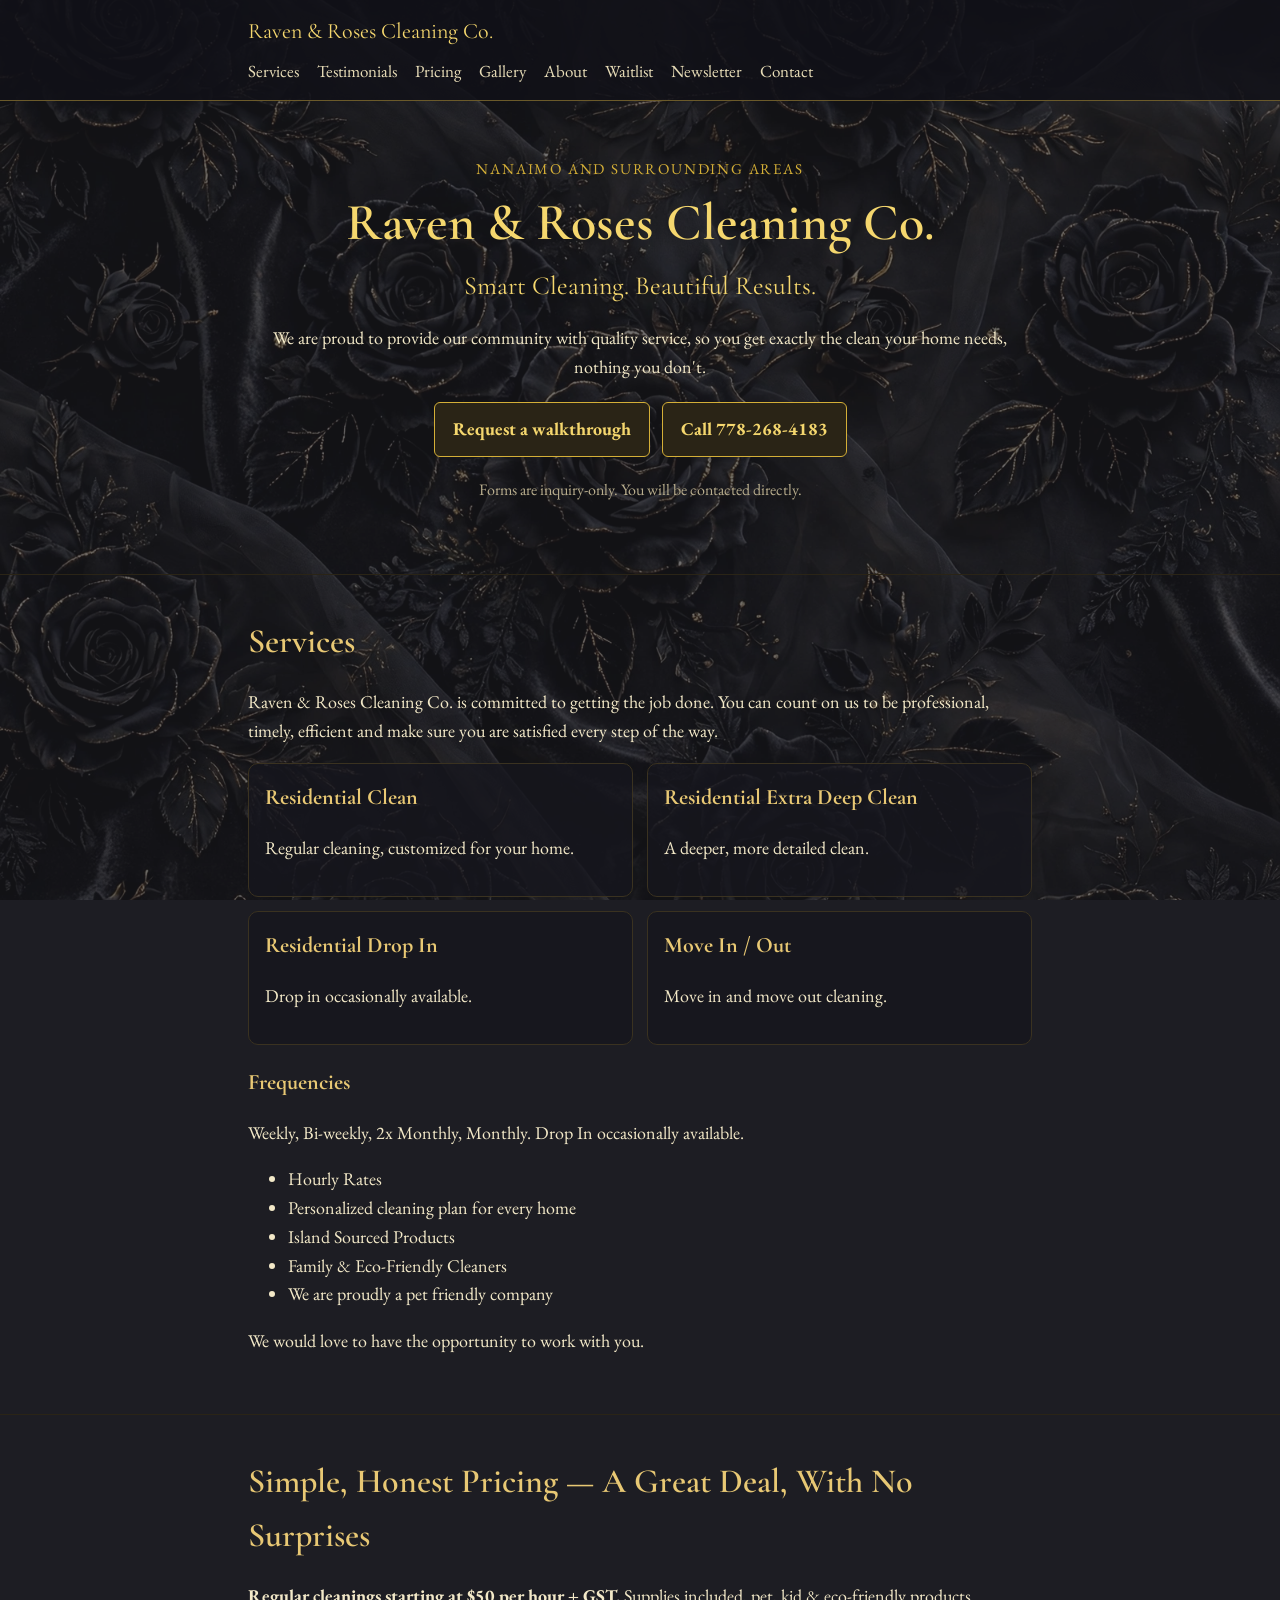
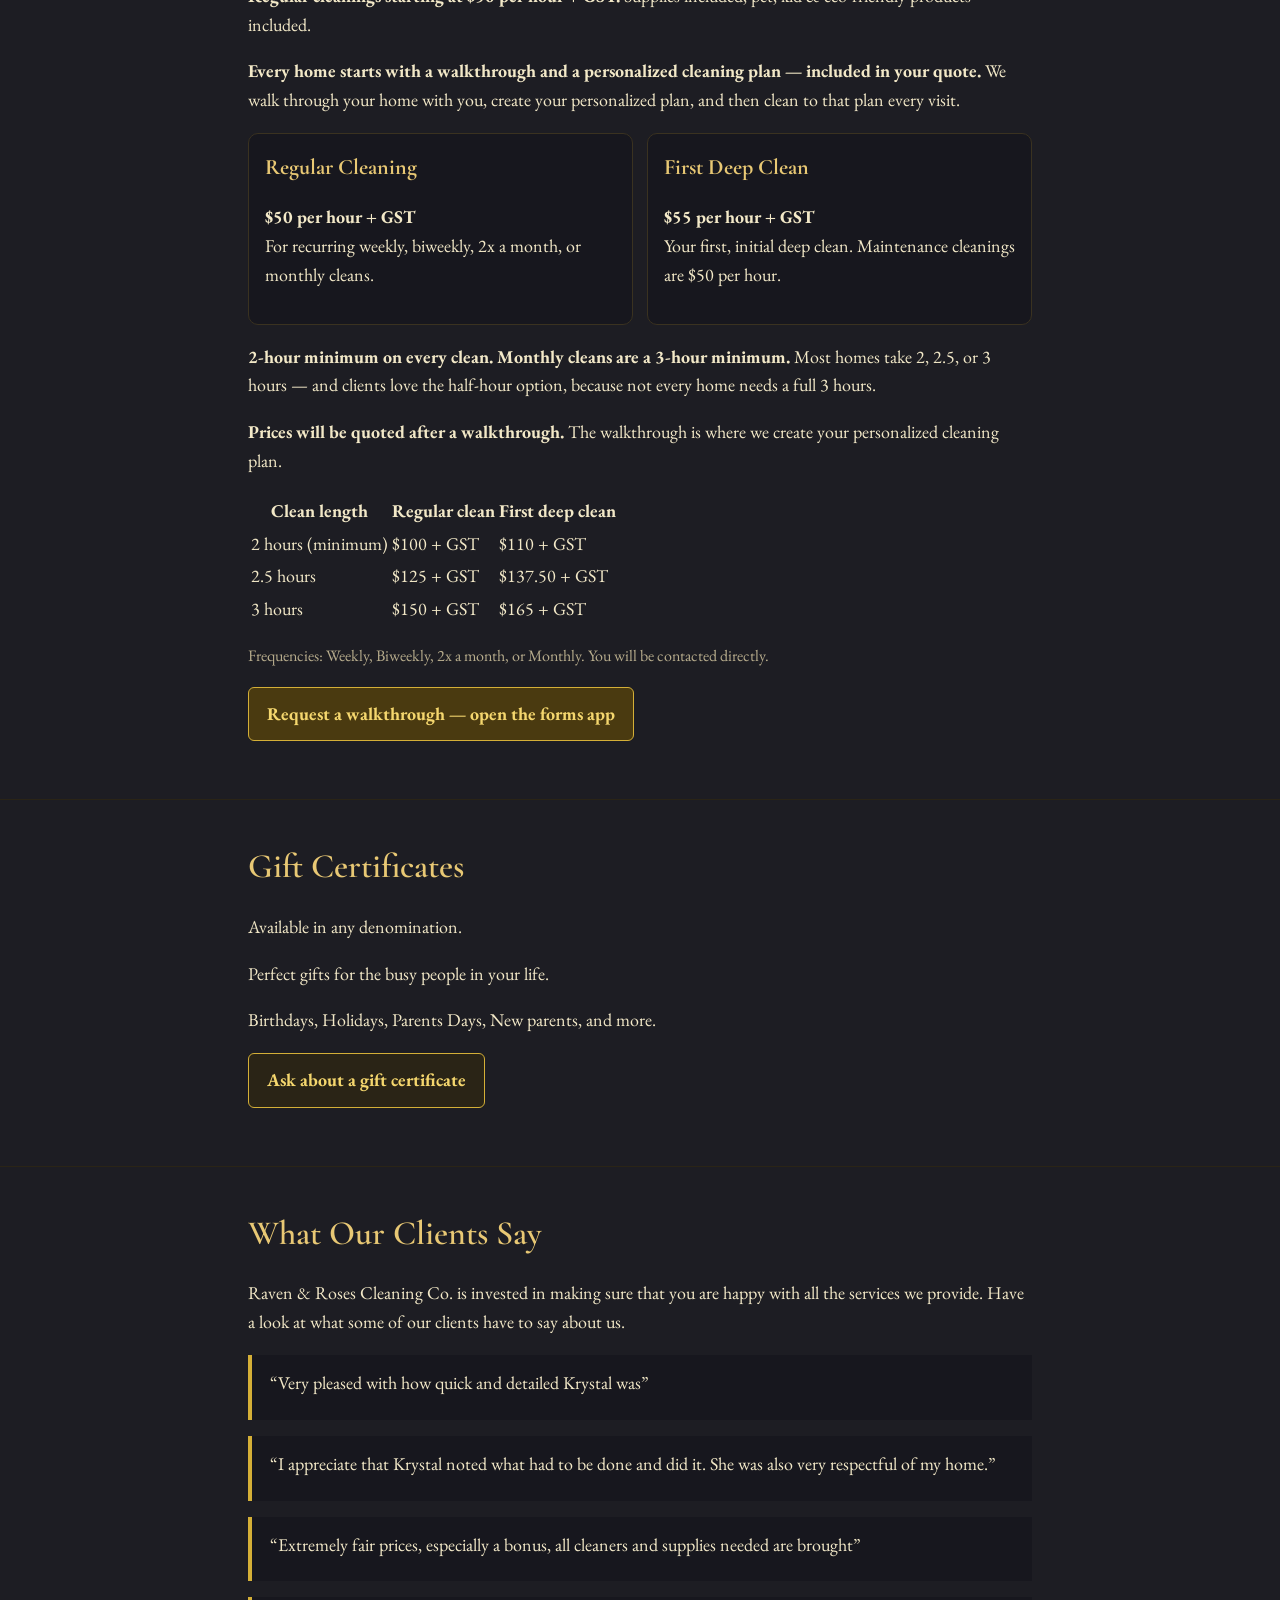
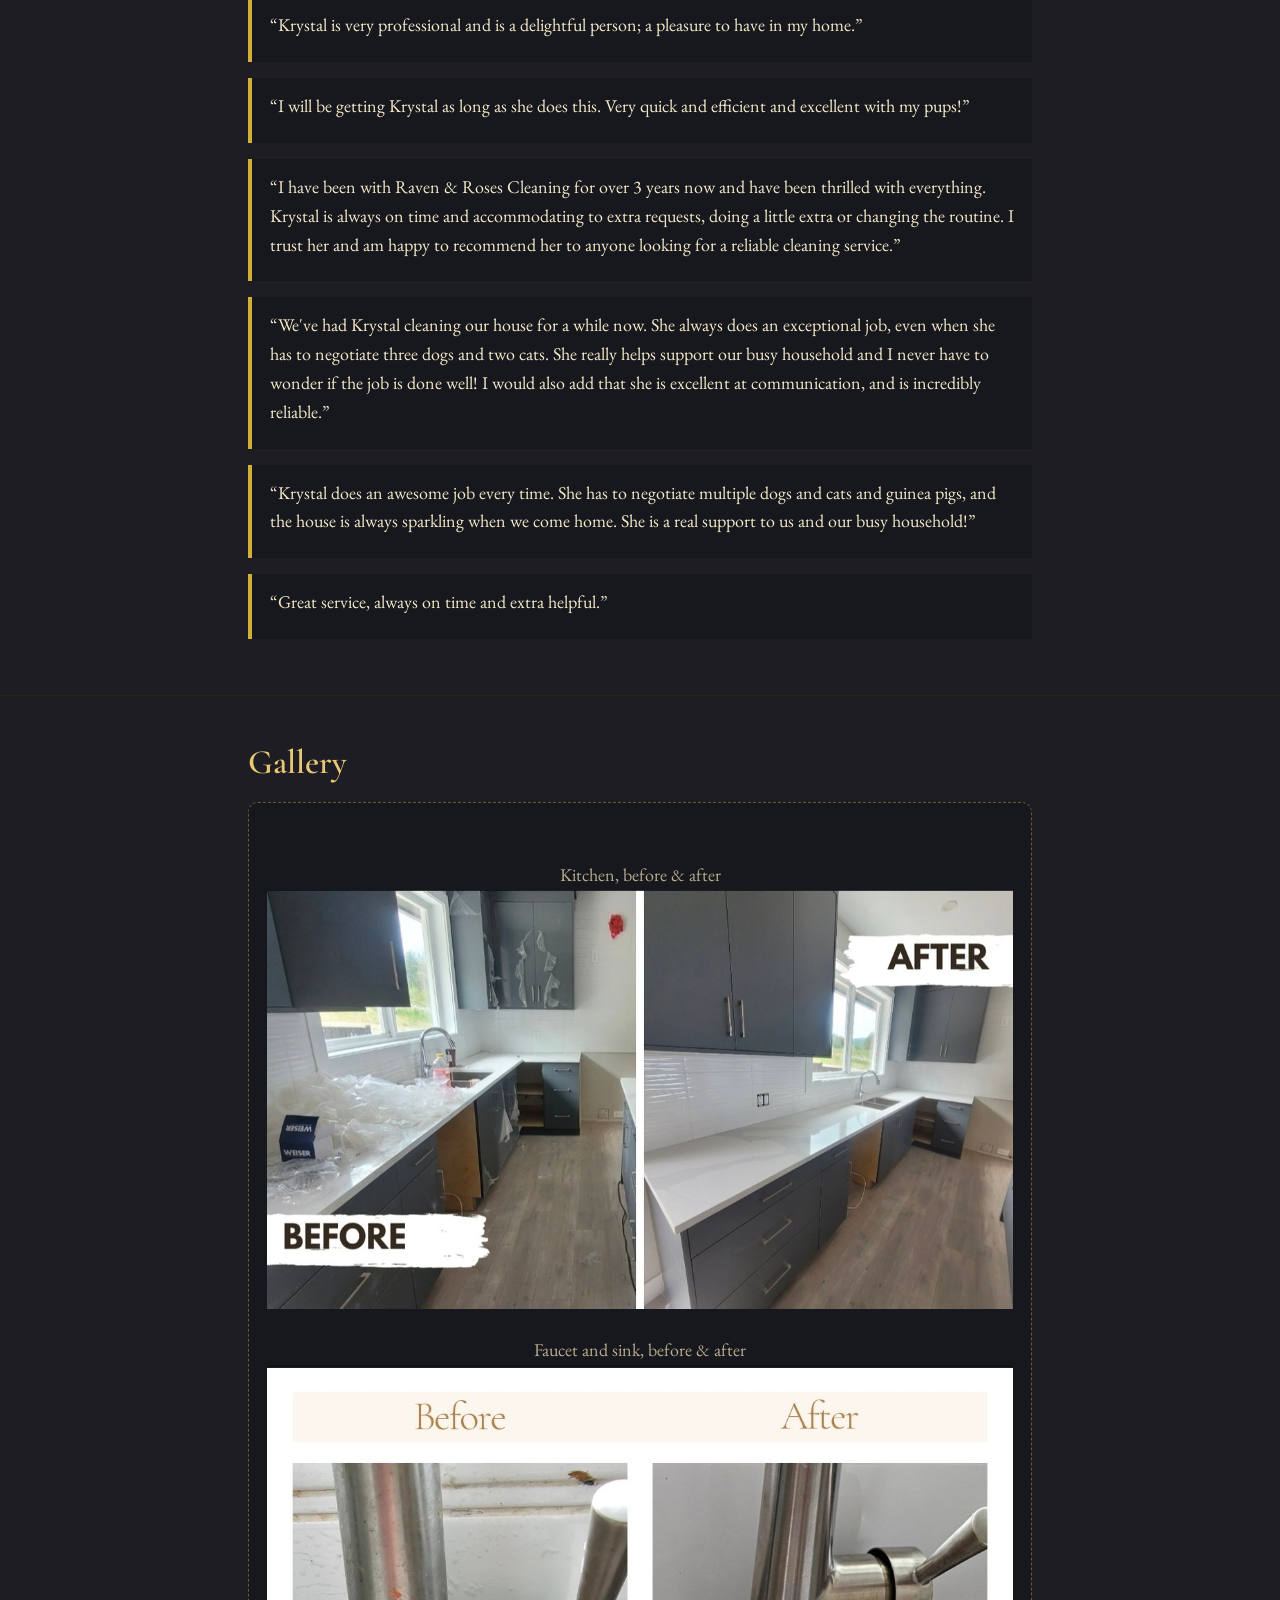
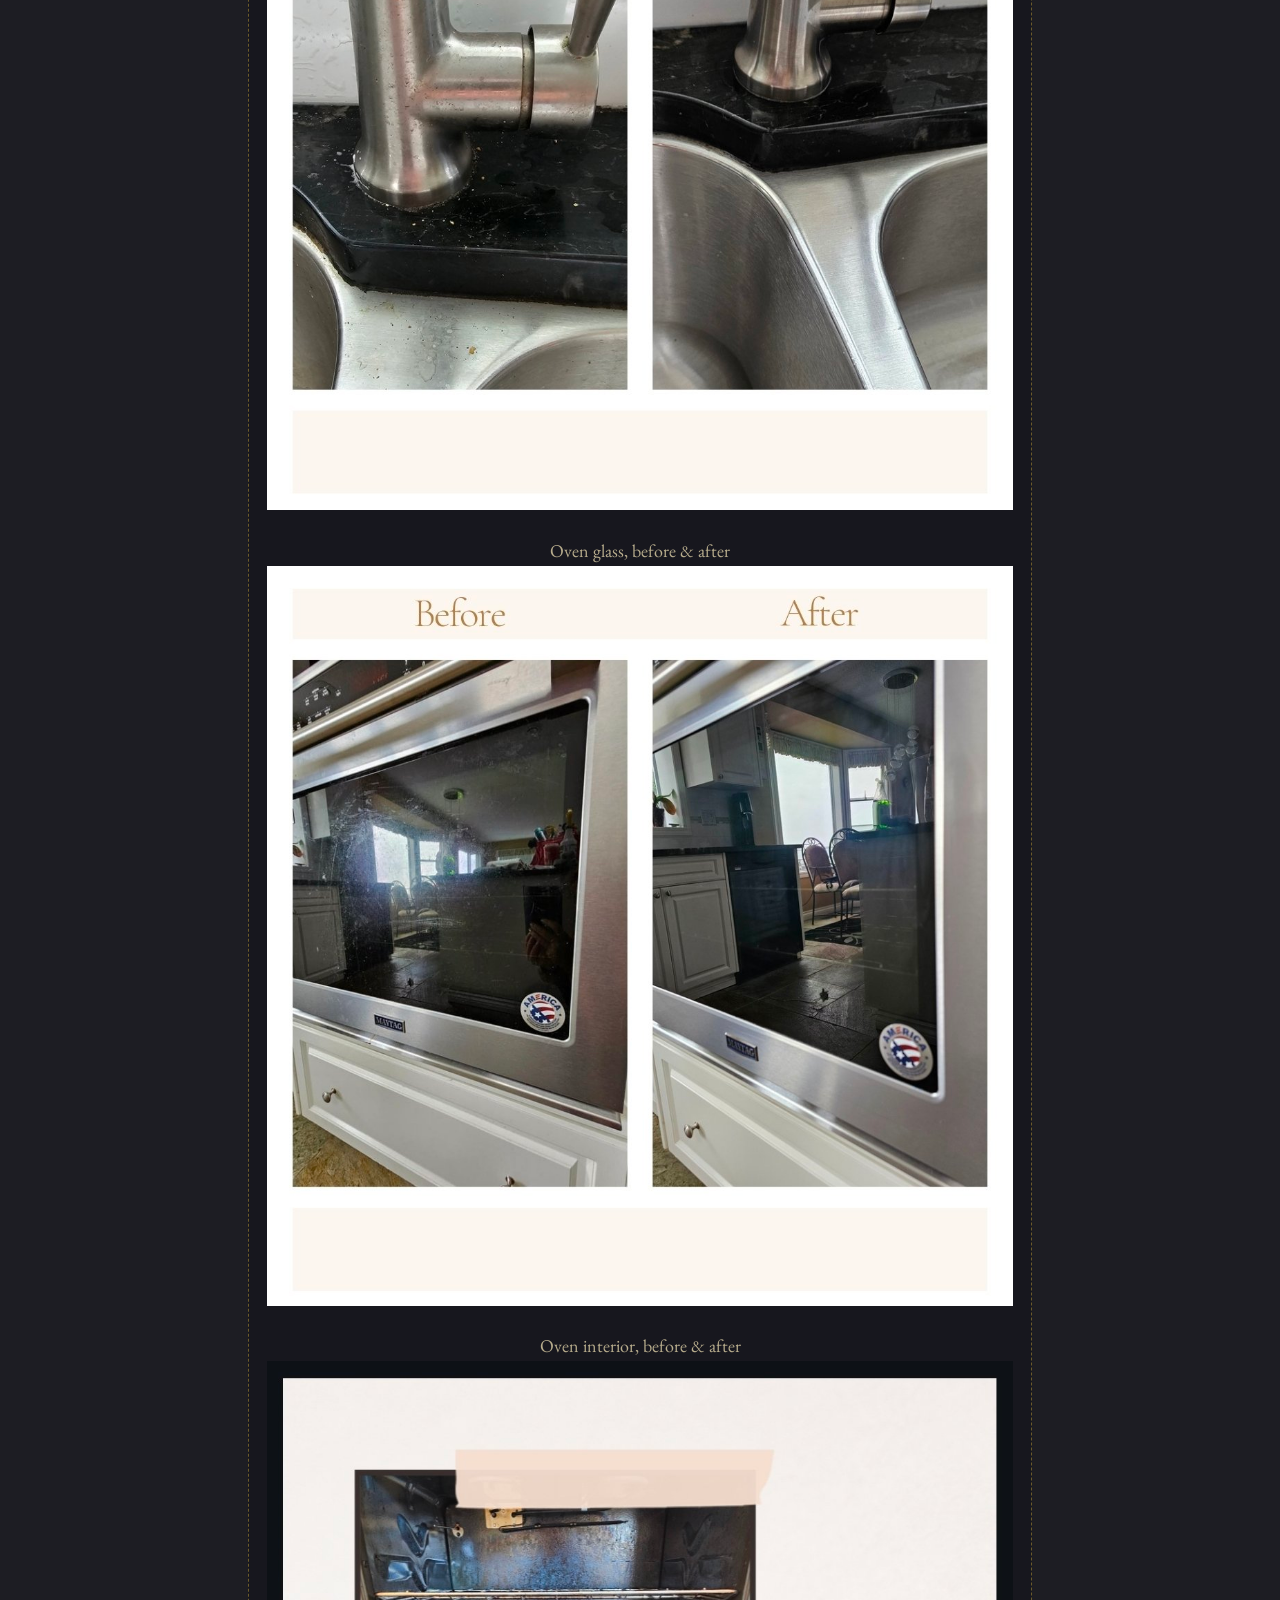
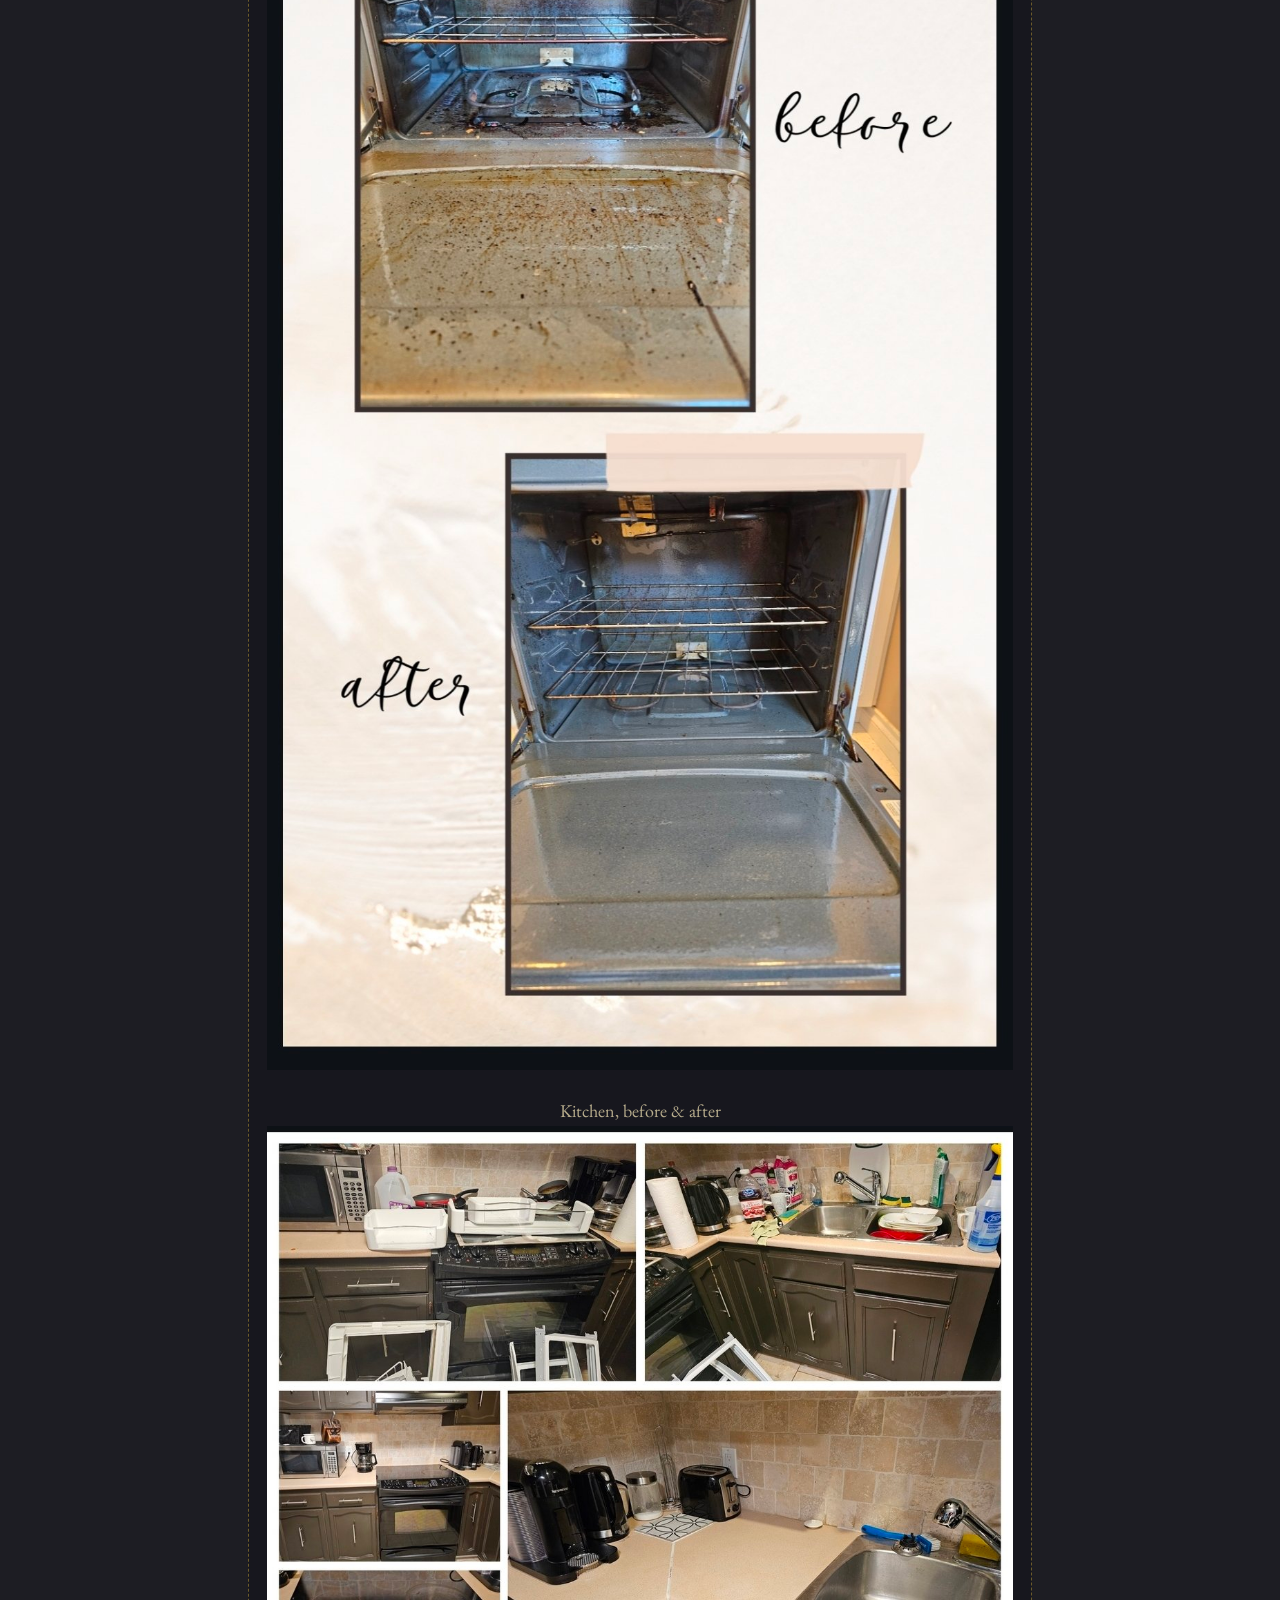
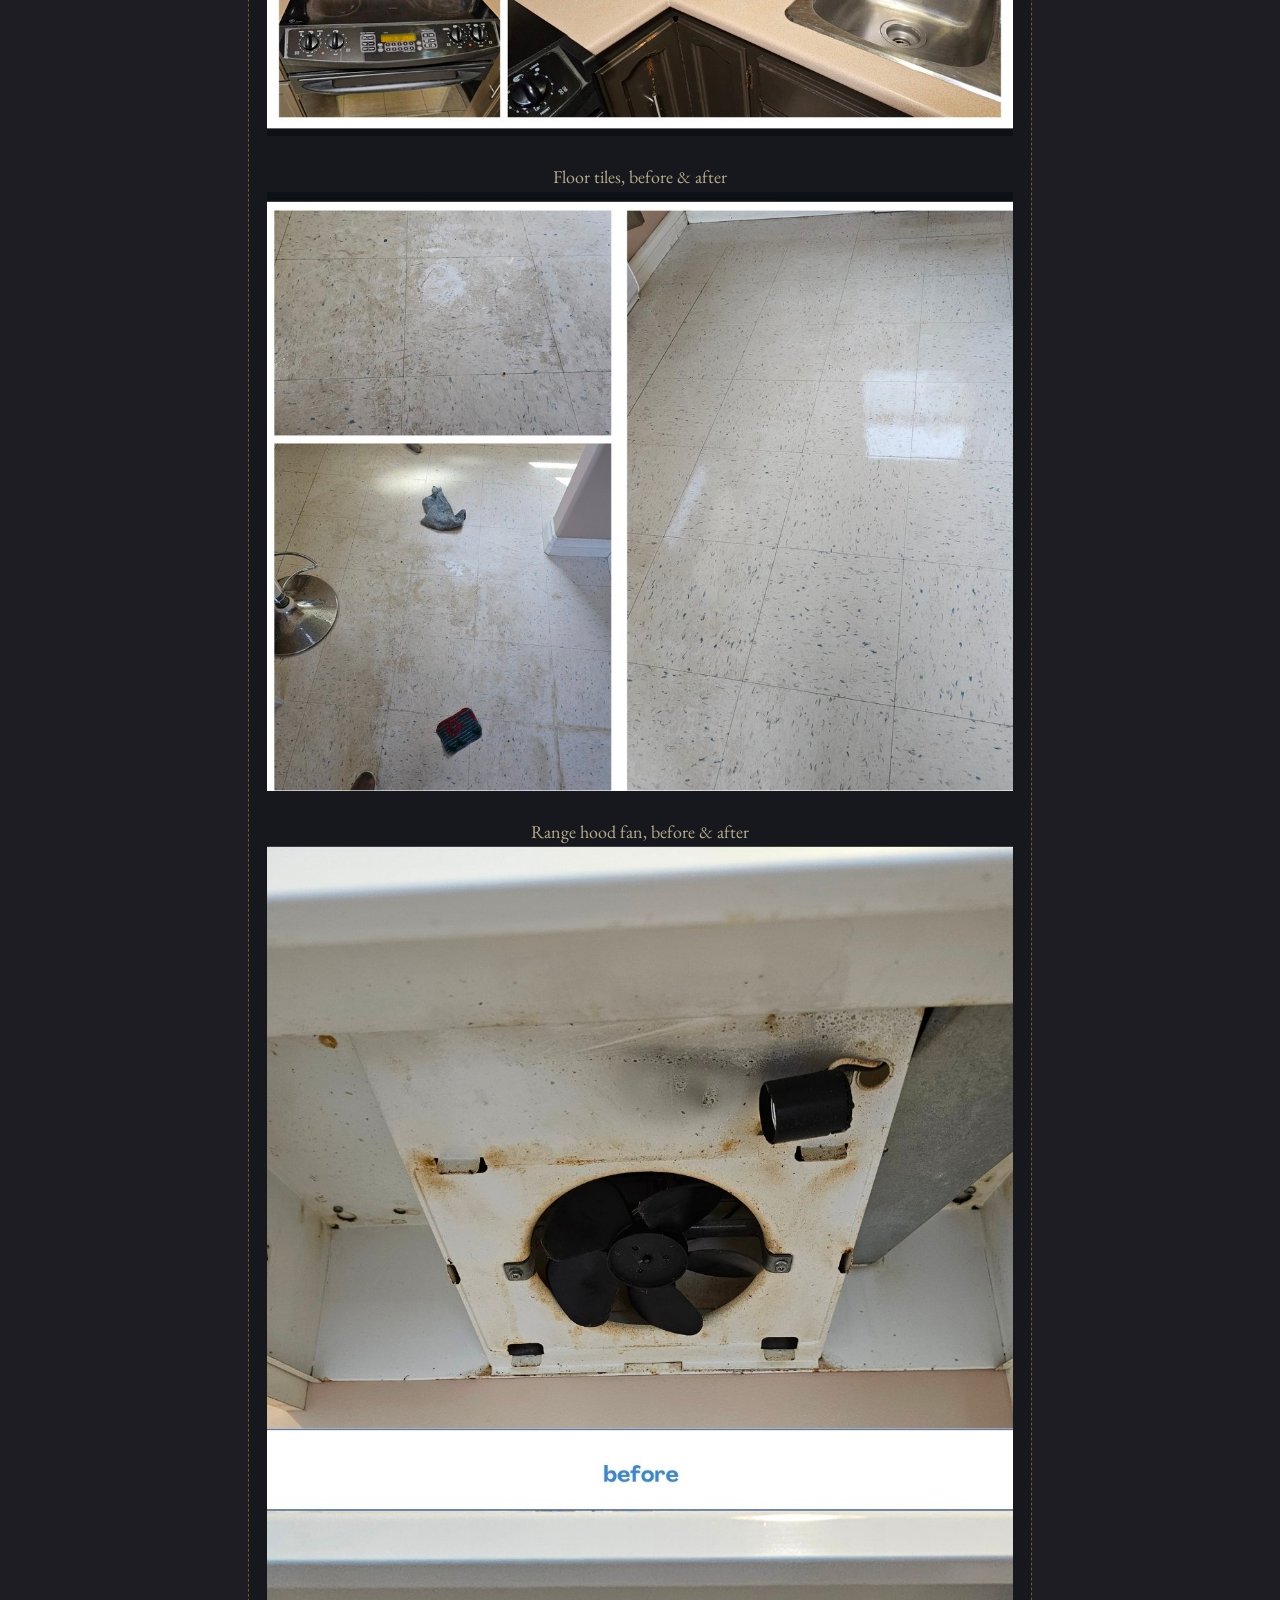
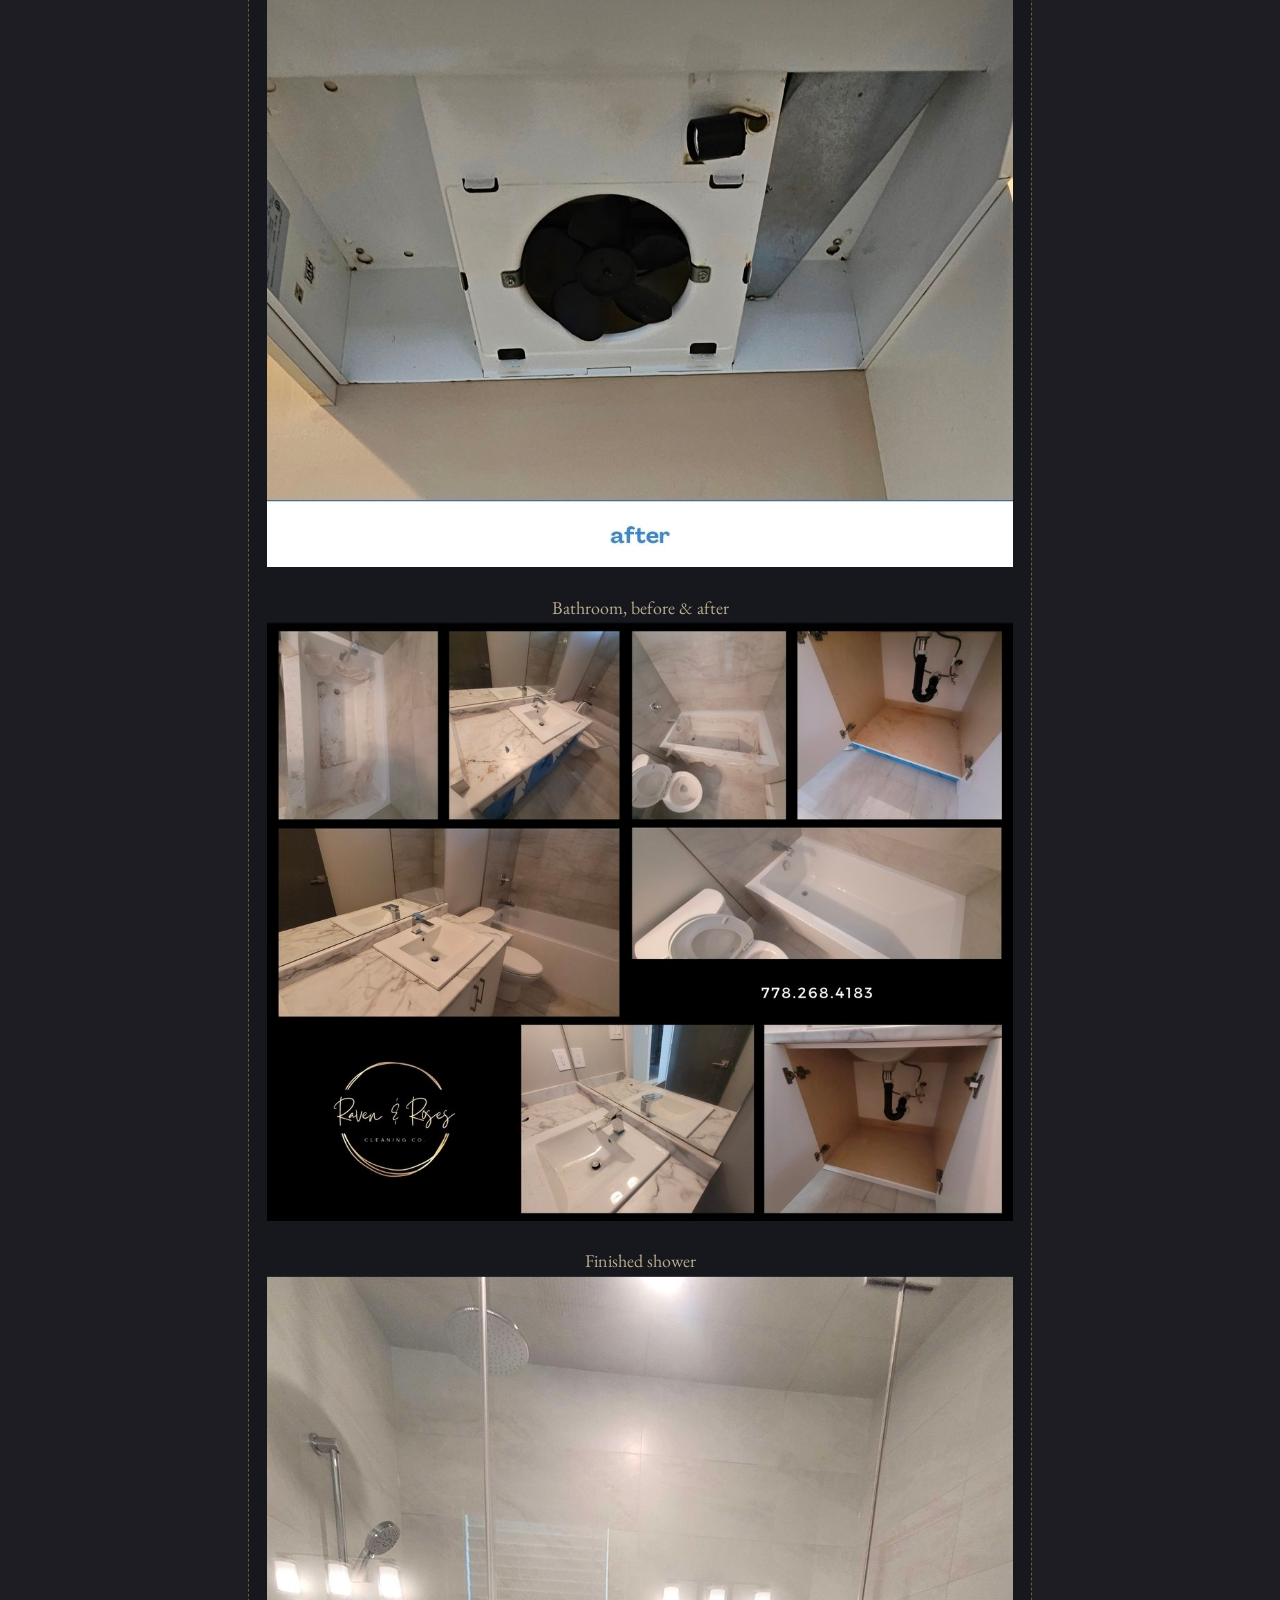
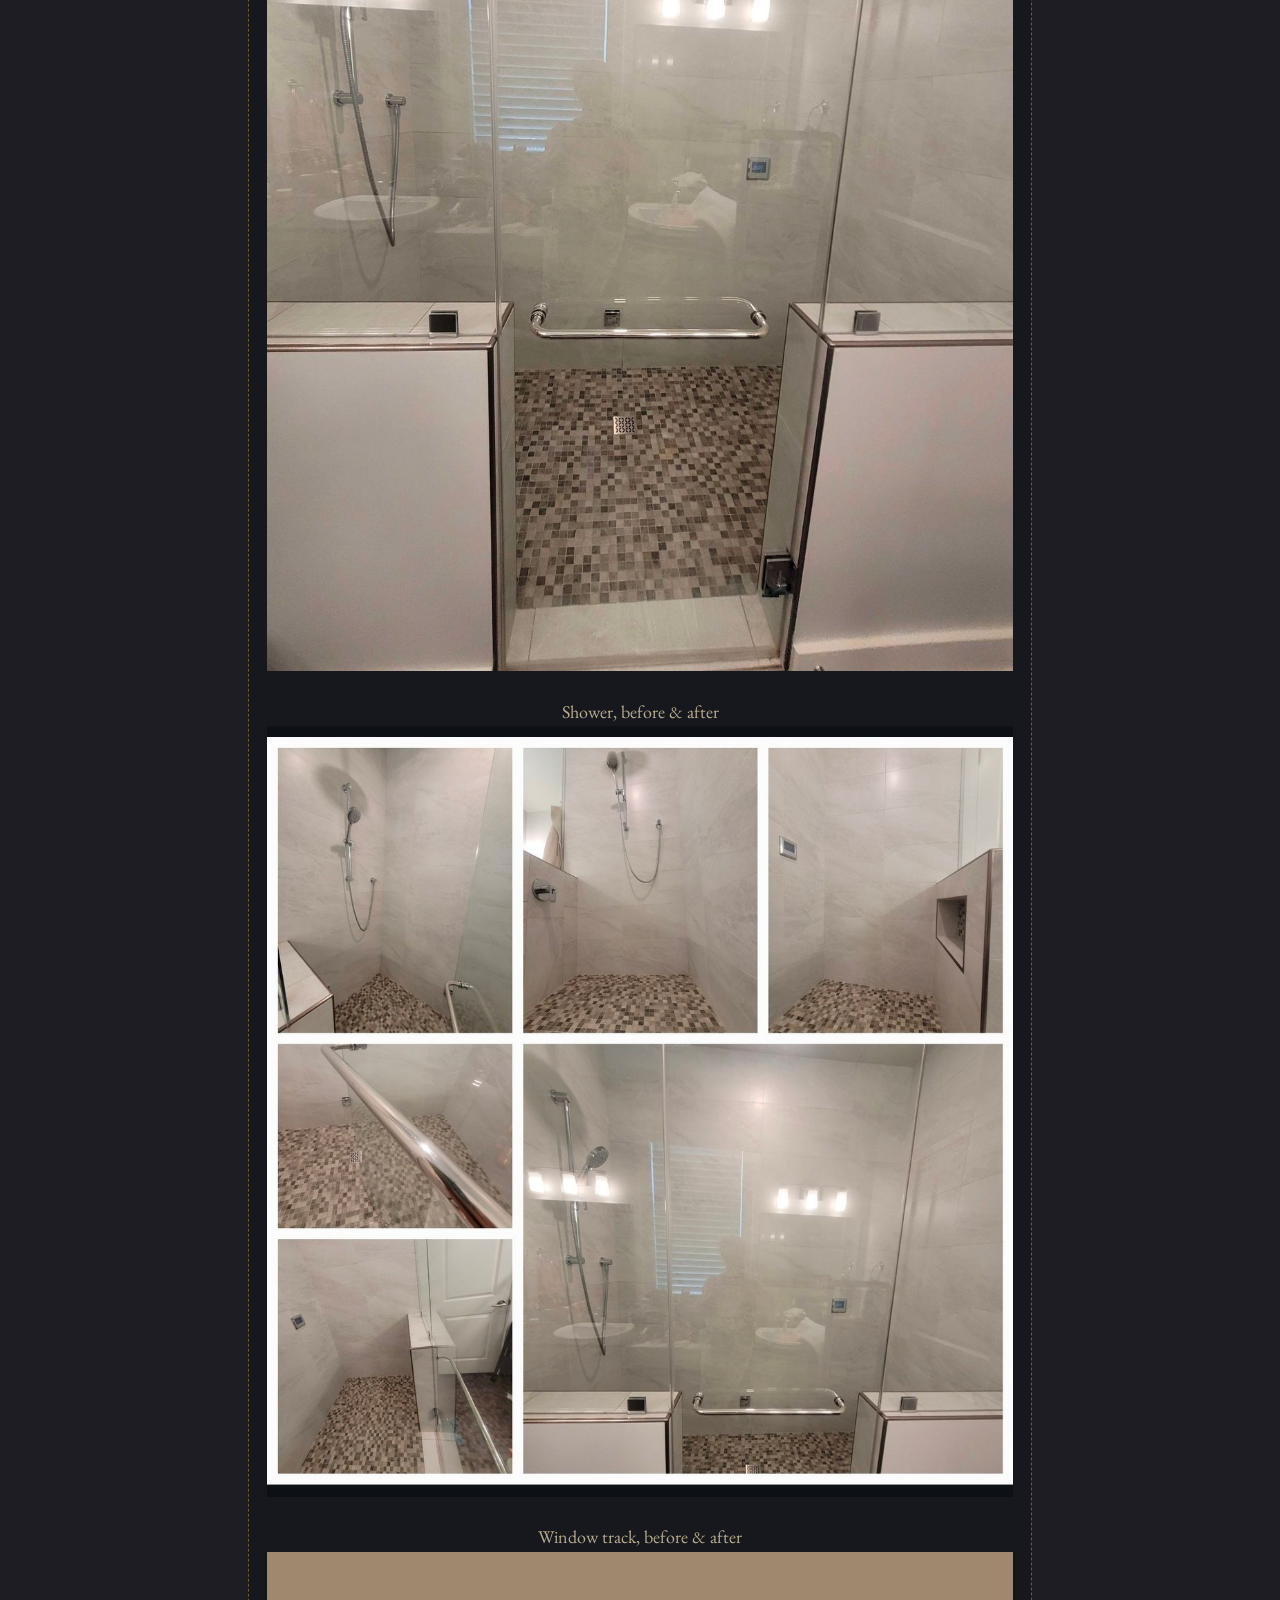
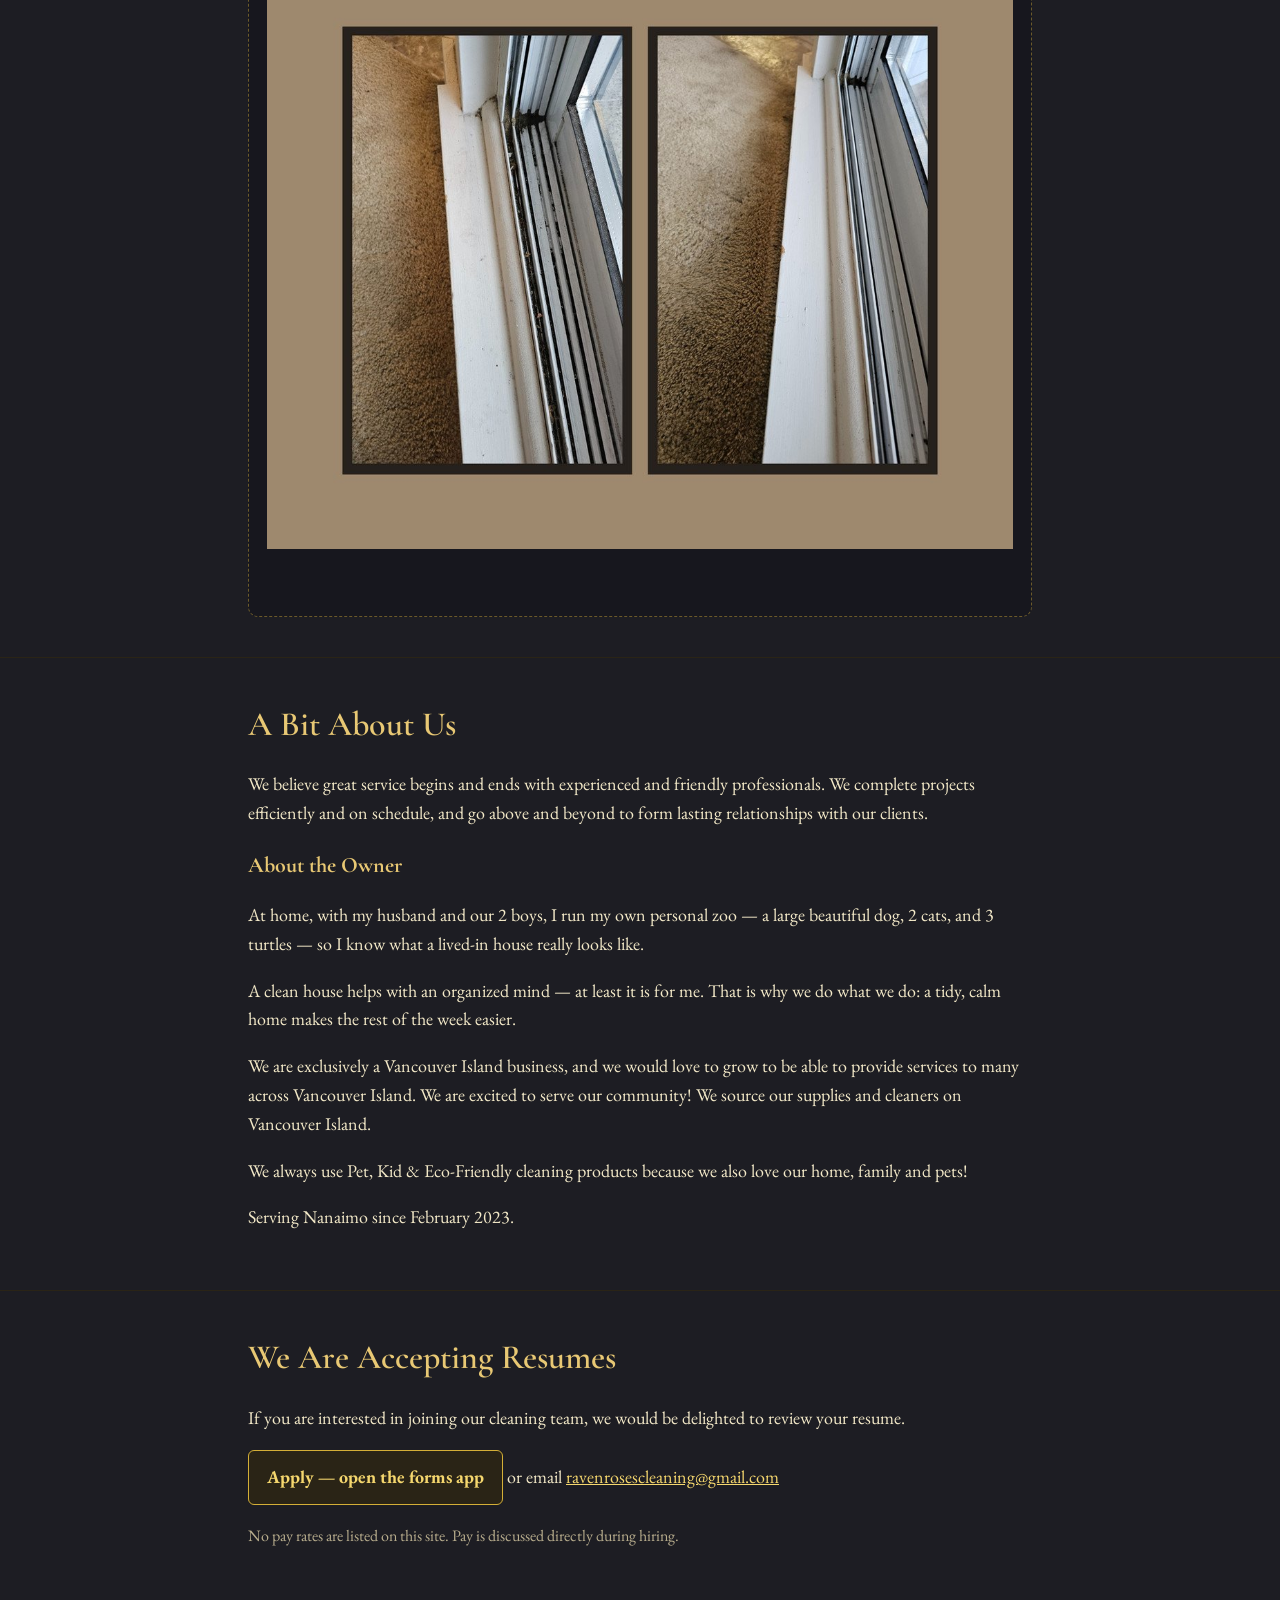
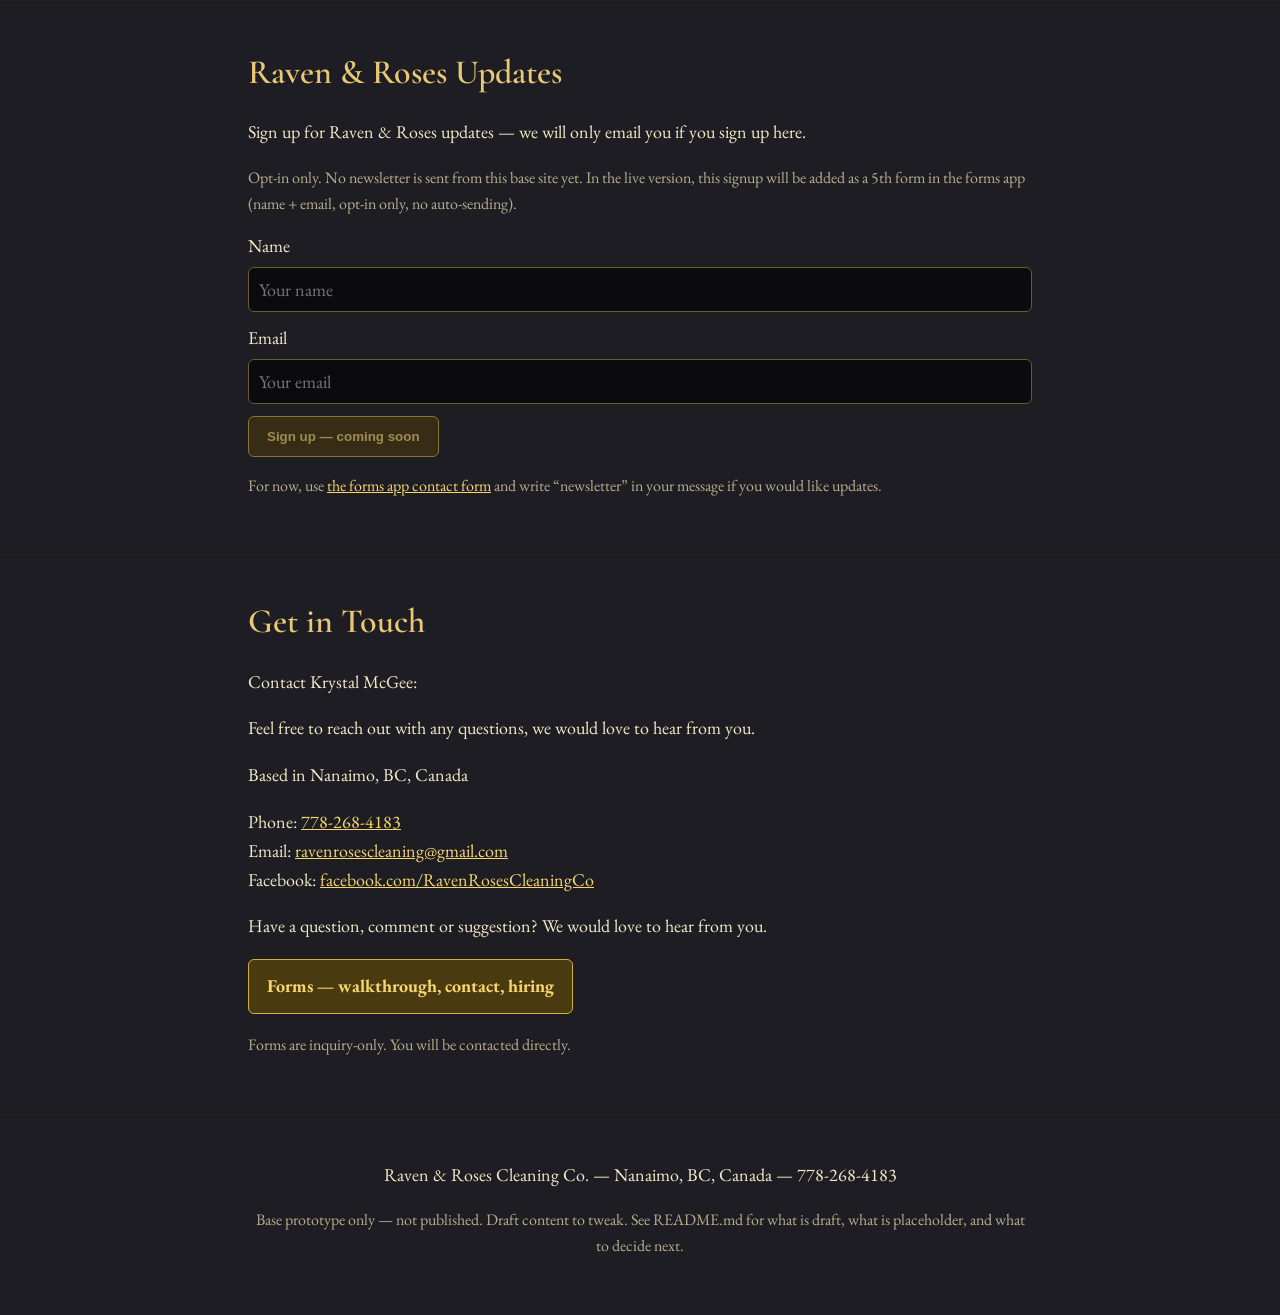
<file: index.html>
<!DOCTYPE html>
<html lang="en">
<head>
<meta charset="utf-8">
<meta name="viewport" content="width=device-width, initial-scale=1">
<title>Raven &amp; Roses Cleaning Co. — Nanaimo, BC</title>
<meta name="description" content="Raven & Roses Cleaning Co. — Smart Cleaning. Beautiful Results. Residential cleaning in Nanaimo and surrounding areas, BC.">
<link href="https://fonts.googleapis.com/css2?family=Cormorant+Garamond:wght@400;500;600;700&family=EB+Garamond:wght@400;500;600;700&display=swap" rel="stylesheet">
<link rel="stylesheet" href="style.css">
<style>
.popup-overlay { display: none; position: fixed; inset: 0; background: rgba(0, 0, 0, 0.75); z-index: 100; align-items: center; justify-content: center; padding: 20px; }
.popup-overlay.open { display: flex; }
.popup-box { background: #1d1d23; color: #f3e9c8; border: 1px solid #d4af37; border-radius: 6px; padding: 24px; max-width: 480px; text-align: center; }
.popup-box a { color: #f5d76e; }
</style>
<link rel="icon" type="image/png" sizes="192x192" href="/icon-192.png">
<link rel="icon" type="image/png" sizes="512x512" href="/icon-512.png">
<link rel="apple-touch-icon" href="/icon-192.png">
<link rel="manifest" href="/manifest.json">
<meta name="theme-color" content="#1d1d23">
</head>
<body>
<header class="topbar">
  <div class="wrap">
    <p class="brand">Raven &amp; Roses Cleaning Co.</p>
    <nav aria-label="Main">
      <a href="#services">Services</a>
      <a href="#testimonials">Testimonials</a>
      <a href="#pricing">Pricing</a>
      <a href="#gallery">Gallery</a>
      <a href="#about">About</a>
      <a href="#" id="waitlist-link">Waitlist</a>
      <a href="#newsletter">Newsletter</a>
      <a href="#contact">Contact</a>
    </nav>
  </div>
</header>

<main>
  <!-- HERO -->
  <section class="hero" id="top">
    <div class="wrap">
      <p class="kicker">Nanaimo and Surrounding Areas</p>
      <h1>Raven &amp; Roses Cleaning Co.</h1>
      <p class="tagline">Smart Cleaning. Beautiful Results.</p>
      <p>We are proud to provide our community with quality service, so you get exactly the clean your home needs, nothing you don't.</p>
      <div class="buttons">
        <a class="btn" href="../forms-app/index.html">Request a walkthrough</a>
        <a class="btn" href="tel:+17782684183">Call 778-268-4183</a>
      </div>
      <p class="note">Forms are inquiry-only. You will be contacted directly.</p>
    </div>
  </section>

  <!-- SERVICES -->
  <section id="services">
    <div class="wrap">
      <h2>Services</h2>
      <p>Raven &amp; Roses Cleaning Co. is committed to getting the job done. You can count on us to be professional, timely, efficient and make sure you are satisfied every step of the way.</p>
      <ul class="cards">
        <li><h3>Residential Clean</h3><p>Regular cleaning, customized for your home.</p></li>
        <li><h3>Residential Extra Deep Clean</h3><p>A deeper, more detailed clean.</p></li>
        <li><h3>Residential Drop In</h3><p>Drop in occasionally available.</p></li>
        <li><h3>Move In / Out</h3><p>Move in and move out cleaning.</p></li>
      </ul>
      <h3>Frequencies</h3>
      <p>Weekly, Bi-weekly, 2x Monthly, Monthly. Drop In occasionally available.</p>
      <ul class="features">
        <li>Hourly Rates</li>
        <li>Personalized cleaning plan for every home</li>
        <li>Island Sourced Products</li>
        <li>Family &amp; Eco-Friendly Cleaners</li>
        <li>We are proudly a pet friendly company</li>
      </ul>
      <p>We would love to have the opportunity to work with you.</p>
    </div>
  </section>


  <!-- PRICING -->
  <section id="pricing">
    <div class="wrap">
      <h2>Simple, Honest Pricing — A Great Deal, With No Surprises</h2>
      <p><strong>Regular cleanings starting at $50 per hour + GST.</strong> Supplies included, pet, kid &amp; eco-friendly products included.</p>
      <p><strong>Every home starts with a walkthrough and a personalized cleaning plan — included in your quote.</strong> We walk through your home with you, create your personalized plan, and then clean to that plan every visit.</p>
      <ul class="cards">
        <li><h3>Regular Cleaning</h3><p><strong>$50 per hour + GST</strong><br>For recurring weekly, biweekly, 2x a month, or monthly cleans.</p></li>
        <li><h3>First Deep Clean</h3><p><strong>$55 per hour + GST</strong><br>Your first, initial deep clean. Maintenance cleanings are $50 per hour.</p></li>
      </ul>
      <p><strong>2-hour minimum on every clean. Monthly cleans are a 3-hour minimum.</strong> Most homes take 2, 2.5, or 3 hours — and clients love the half-hour option, because not every home needs a full 3 hours.</p>
      <p><strong>Prices will be quoted after a walkthrough.</strong> The walkthrough is where we create your personalized cleaning plan.</p>
      <table>
        <tr><th>Clean length</th><th>Regular clean</th><th>First deep clean</th></tr>
        <tr><td>2 hours (minimum)</td><td>$100 + GST</td><td>$110 + GST</td></tr>
        <tr><td>2.5 hours</td><td>$125 + GST</td><td>$137.50 + GST</td></tr>
        <tr><td>3 hours</td><td>$150 + GST</td><td>$165 + GST</td></tr>
      </table>
      <p class="note">Frequencies: Weekly, Biweekly, 2x a month, or Monthly. You will be contacted directly.</p>
      <p><a class="btn primary" href="../forms-app/index.html">Request a walkthrough — open the forms app</a></p>
    </div>
  </section>

  <!-- GIFT CERTIFICATES -->
  <section id="gift-certificates">
    <div class="wrap">
      <h2>Gift Certificates</h2>
      <p>Available in any denomination.</p>
      <p>Perfect gifts for the busy people in your life.</p>
      <p>Birthdays, Holidays, Parents Days, New parents, and more.</p>
      <p><a class="btn" href="../forms-app/index.html">Ask about a gift certificate</a></p>
    </div>
  </section>

  <!-- TESTIMONIALS — DRAFT -->
  <section id="testimonials">
    <div class="wrap">
      <h2>What Our Clients Say</h2>
      <p>Raven &amp; Roses Cleaning Co. is invested in making sure that you are happy with all the services we provide. Have a look at what some of our clients have to say about us.</p>
      <blockquote><p>“Very pleased with how quick and detailed Krystal was”</p></blockquote>
      <blockquote><p>“I appreciate that Krystal noted what had to be done and did it. She was also very respectful of my home.”</p></blockquote>
      <blockquote><p>“Extremely fair prices, especially a bonus, all cleaners and supplies needed are brought”</p></blockquote>
      <blockquote><p>“Krystal is very professional and is a delightful person; a pleasure to have in my home.”</p></blockquote>
      <blockquote><p>“I will be getting Krystal as long as she does this. Very quick and efficient and excellent with my pups!”</p></blockquote>
      <blockquote><p>“I have been with Raven &amp; Roses Cleaning for over 3 years now and have been thrilled with everything. Krystal is always on time and accommodating to extra requests, doing a little extra or changing the routine. I trust her and am happy to recommend her to anyone looking for a reliable cleaning service.”</p></blockquote>
      <blockquote><p>“We've had Krystal cleaning our house for a while now. She always does an exceptional job, even when she has to negotiate three dogs and two cats. She really helps support our busy household and I never have to wonder if the job is done well! I would also add that she is excellent at communication, and is incredibly reliable.”</p></blockquote>
      <blockquote><p>“Krystal does an awesome job every time. She has to negotiate multiple dogs and cats and guinea pigs, and the house is always sparkling when we come home. She is a real support to us and our busy household!”</p></blockquote>
      <blockquote><p>“Great service, always on time and extra helpful.”</p></blockquote>
    </div>
  </section>

  <!-- GALLERY — REAL WORK FROM OLD WEBSITE, SELECTED -->
  <section id="gallery">
    <div class="wrap">
      <h2>Gallery</h2>
      <div class="gallery-placeholder" aria-label="Gallery">
        <p>Kitchen, before &amp; after<br><img src="gallery-new/kitchen-before-after.jpg" alt="Kitchen before and after" style="max-width:100%"></p>
        <p>Faucet and sink, before &amp; after<br><img src="gallery-new/faucet-sink-before-after.jpg" alt="Faucet and sink before and after" style="max-width:100%"></p>
        <p>Oven glass, before &amp; after<br><img src="gallery-new/oven-glass-before-after.jpg" alt="Oven glass before and after" style="max-width:100%"></p>
        <p>Oven interior, before &amp; after<br><img src="gallery-new/oven-interior-before-after.jpg" alt="Oven interior before and after" style="max-width:100%"></p>
        <p>Kitchen, before &amp; after<br><img src="gallery-new/kitchen-collage.jpg" alt="Kitchen before and after" style="max-width:100%"></p>
        <p>Floor tiles, before &amp; after<br><img src="gallery-new/floor-tiles.jpg" alt="Floor tiles before and after" style="max-width:100%"></p>
        <p>Range hood fan, before &amp; after<br><img src="gallery-new/range-hood-fan-before-after.jpg" alt="Range hood fan before and after" style="max-width:100%"></p>
        <p>Bathroom, before &amp; after<br><img src="gallery-new/bathroom-collage.jpg" alt="Bathroom before and after" style="max-width:100%"></p>
        <p>Finished shower<br><img src="gallery-new/shower.jpg" alt="Finished shower" style="max-width:100%"></p>
        <p>Shower, before &amp; after<br><img src="gallery-new/shower-collage.jpg" alt="Shower before and after" style="max-width:100%"></p>
        <p>Window track, before &amp; after<br><img src="gallery-new/window-track-before-after.png" alt="Window track before and after" style="max-width:100%"></p>
     </div>
    </div>
  </section>

  <!-- ABOUT -->
  <section id="about">
    <div class="wrap">
      <h2>A Bit About Us</h2>
      <p>We believe great service begins and ends with experienced and friendly professionals. We complete projects efficiently and on schedule, and go above and beyond to form lasting relationships with our clients.</p>
      <h3>About the Owner</h3>
      <p>At home, with my husband and our 2 boys, I run my own personal zoo — a large beautiful dog, 2 cats, and 3 turtles — so I know what a lived-in house really looks like.</p>
      <p>A clean house helps with an organized mind — at least it is for me. That is why we do what we do: a tidy, calm home makes the rest of the week easier.</p>
      <p>We are exclusively a Vancouver Island business, and we would love to grow to be able to provide services to many across Vancouver Island. We are excited to serve our community! We source our supplies and cleaners on Vancouver Island.</p>
      <p>We always use Pet, Kid &amp; Eco-Friendly cleaning products because we also love our home, family and pets!</p>
      <p>Serving Nanaimo since February 2023.</p>
    </div>
  </section>
  
  
  <!-- HIRING -->
  <section id="hiring">
    <div class="wrap">
      <h2>We Are Accepting Resumes</h2>
      <p>If you are interested in joining our cleaning team, we would be delighted to review your resume.</p>
      <p><a class="btn" href="../forms-app/index.html">Apply — open the forms app</a> or email <a href="mailto:ravenrosescleaning@gmail.com">ravenrosescleaning@gmail.com</a></p>
      <p class="note">No pay rates are listed on this site. Pay is discussed directly during hiring.</p>
    </div>
  </section>

  <!-- NEWSLETTER — SIGNUP TO BE WIRED TO FORMS APP LATER -->
  <section id="newsletter">
    <div class="wrap">
      <h2>Raven &amp; Roses Updates</h2>
      <p>Sign up for Raven &amp; Roses updates — we will only email you if you sign up here.</p>
      <p class="note">Opt-in only. No newsletter is sent from this base site yet. In the live version, this signup will be added as a 5th form in the forms app (name + email, opt-in only, no auto-sending).</p>
      <form class="newsletter-form" onsubmit="return false;" aria-label="Newsletter signup (coming soon)">
        <label>Name <input type="text" name="name" placeholder="Your name" autocomplete="name"></label>
        <label>Email <input type="email" name="email" placeholder="Your email" autocomplete="email" required></label>
        <button class="btn primary" type="submit" disabled>Sign up — coming soon</button>
      </form>
      <p class="note">For now, use <a href="../forms-app/index.html">the forms app contact form</a> and write “newsletter” in your message if you would like updates.</p>
    </div>
  </section>

  <!-- CONTACT -->
  <section id="contact">
    <div class="wrap">
      <h2>Get in Touch</h2>
      <p>Contact Krystal McGee:</p>
      <p>Feel free to reach out with any questions, we would love to hear from you.</p>
      <p>Based in Nanaimo, BC, Canada</p>
      <p>Phone: <a href="tel:+17782684183">778-268-4183</a><br>
      Email: <a href="mailto:ravenrosescleaning@gmail.com">ravenrosescleaning@gmail.com</a><br>
      Facebook: <a href="https://facebook.com/RavenRosesCleaningCo">facebook.com/RavenRosesCleaningCo</a></p>
      <p>Have a question, comment or suggestion? We would love to hear from you.</p>
      <p><a class="btn primary" href="../forms-app/index.html">Forms — walkthrough, contact, hiring</a></p>
      <p class="note">Forms are inquiry-only. You will be contacted directly.</p>
    </div>
  </section>
</main>

<footer>
  <div class="wrap">
    <p>Raven &amp; Roses Cleaning Co. — Nanaimo, BC, Canada — 778-268-4183</p>
    <p class="note">Base prototype only — not published. Draft content to tweak. See README.md for what is draft, what is placeholder, and what to decide next.</p>
  </div>
</footer>
  <!-- WAITLIST POP-UP — the waitlist is closed; visitors are directed to the walkthrough (Krystal, 2026-11-18) -->
  <div class="popup-overlay" id="waitlist-popup" role="dialog" aria-modal="true">
    <div class="popup-box">
      <p>We are currently accepting new clients, please <a href="../forms-app/index.html">request a walkthrough</a>.</p>
      <p><button class="btn" type="button" id="waitlist-popup-close">Close</button></p>
    </div>
  </div>
<script>
(function () {
  var popup = document.getElementById("waitlist-popup");
  var link = document.getElementById("waitlist-link");
  var closeBtn = document.getElementById("waitlist-popup-close");
  function openPopup(ev) { if (ev) ev.preventDefault(); popup.classList.add("open"); closeBtn.focus(); }
  function closePopup() { popup.classList.remove("open"); }
  link.addEventListener("click", openPopup);
  closeBtn.addEventListener("click", closePopup);
  popup.addEventListener("click", function (ev) { if (ev.target === popup) closePopup(); });
  document.addEventListener("keydown", function (ev) { if (ev.key === "Escape") closePopup(); });
})();
</script>
</body>
</html>
</file>
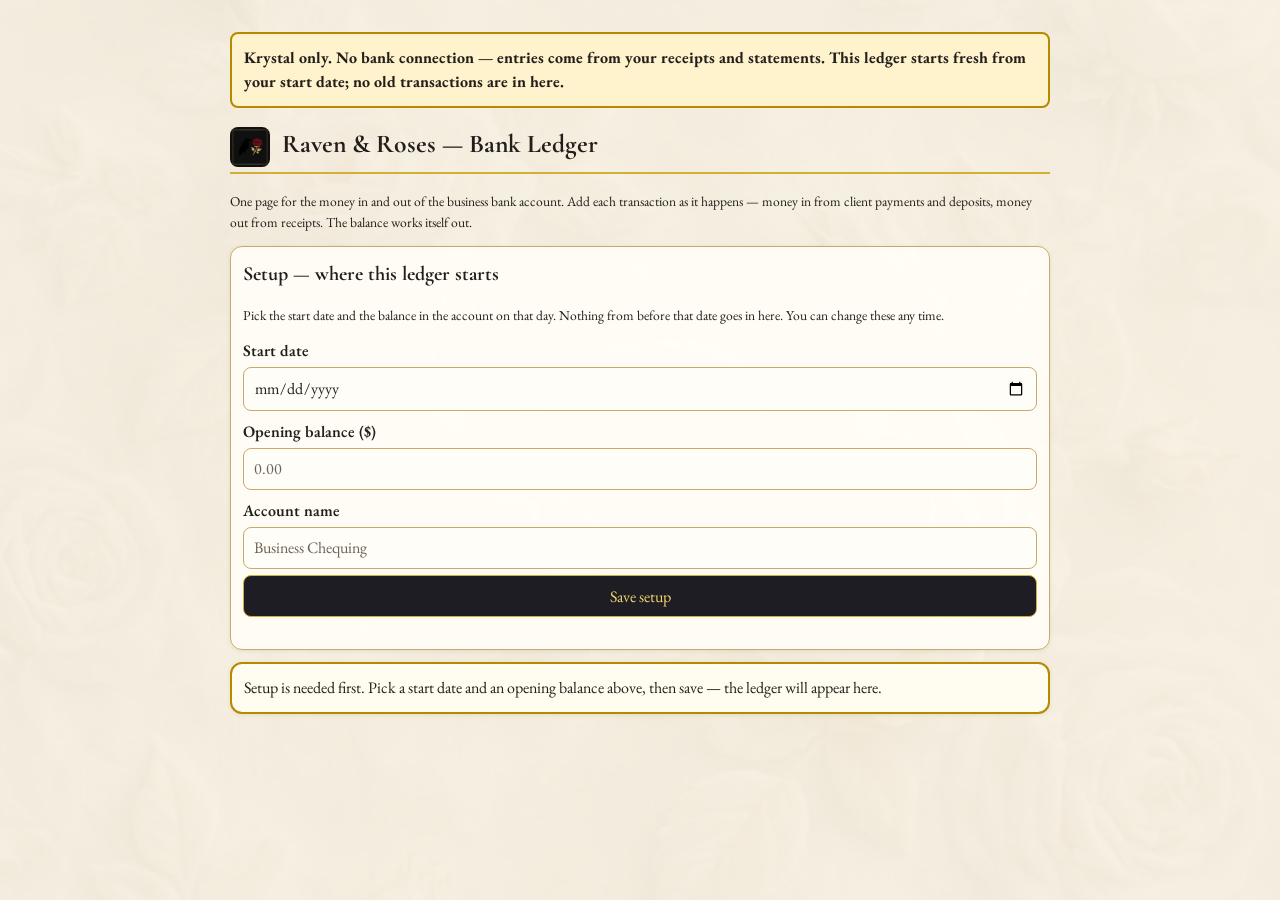
<file: bank-ledger/index.html>
<!DOCTYPE html>
<html lang="en">
<head>
<meta charset="utf-8">
<meta name="viewport" content="width=device-width, initial-scale=1">
<meta name="mobile-web-app-capable" content="yes">
<meta name="apple-mobile-web-app-capable" content="yes">
<meta name="apple-mobile-web-app-title" content="Raven &amp; Roses">
<meta name="theme-color" content="#f7f1e3">
<link rel="icon" type="image/png" href="/icon-192.png">
<link href="https://fonts.googleapis.com/css2?family=Cormorant+Garamond:wght@500;600;700&family=EB+Garamond:wght@400;500;600&display=swap" rel="stylesheet">
<title>Raven &amp; Roses — Bank Ledger</title>
<style>
  /* Same look as the payroll app: cream, gold, dark buttons. */
  body{font-family:"EB Garamond",Georgia,serif;max-width:820px;margin:0 auto;padding:16px;line-height:1.5;background:#f7f1e3;color:#221f1a}
  body::before{content:"";position:fixed;inset:0;background-image:url('../cream-velvet-roses.jpg');background-size:cover;background-position:center;background-repeat:no-repeat;opacity:.15;pointer-events:none;z-index:0}
  #appContent{position:relative;z-index:1}
  h1{font-family:"Cormorant Garamond",serif;font-size:1.6rem;color:#221f1a;border-bottom:2px solid #d4af37;padding-bottom:.2em}
  h2{font-family:"Cormorant Garamond",serif;font-size:1.25rem;margin-top:1.5em;color:#221f1a}
  label{display:block;margin:.6em 0 .2em;font-weight:600;color:#221f1a}
  input,select,button,textarea{font-family:inherit;font-size:1rem;padding:.6em;width:100%;box-sizing:border-box;background:#fffdf7;border:1px solid #c9a86a;border-radius:8px;color:#221f1a}
  input::placeholder,textarea::placeholder{color:#6b6255}
  button{margin:.4em 0;background:#1d1d23;color:#f5d76e;border:1px solid #d4af37;border-radius:8px;cursor:pointer}
  button.secondary{background:#f3e9c8;color:#221f1a;border:1px solid #b58900}
  button:disabled{opacity:.5}
  .row{display:grid;grid-template-columns:1fr 1fr;gap:12px}
  .card{border:1px solid #c9a86a;border-radius:12px;padding:12px;margin:12px 0;background:rgba(255,253,247,.94);box-shadow:0 1px 4px rgba(122,92,20,.12)}
  .small{font-size:.85rem;color:#221f1a} .ok{color:#1a7a2e;font-weight:700}
  .warn{color:#b00020;font-weight:700}
  .card.warncard{border:2px solid #b58900;background:#fffdf0}
  table{width:100%;border-collapse:collapse;font-size:.9rem} td,th{border-bottom:1px solid #ddd2b8;padding:.4em;text-align:left}
  th{white-space:nowrap}
  td.num,th.num{text-align:right;white-space:nowrap}
  button.smallbtn{width:auto;padding:.5em 1em;margin:.25em .25em .25em 0}
  .topnote{background:#fff3cd;border:2px solid #b58900;border-radius:8px;padding:12px;font-weight:700}
  .bigbal{font-size:1.5rem;font-weight:700}
  @media print { button, input, select, textarea, .noprint { display:none !important; } }
</style>
</head>
<body>
<div id="appContent">

<p class="topnote"><strong>Krystal only.</strong> No bank connection — entries come from your receipts and statements. This ledger starts fresh from your start date; no old transactions are in here.</p>

<h1><img src="/icon-192.png" alt="" style="height:40px;width:40px;vertical-align:middle;border-radius:8px;margin-right:6px"> Raven &amp; Roses — Bank Ledger</h1>
<p class="small">One page for the money in and out of the business bank account. Add each transaction as it happens — money in from client payments and deposits, money out from receipts. The balance works itself out.</p>

<div class="card" id="setupCard">
  <h2 style="margin-top:0">Setup — where this ledger starts</h2>
  <p class="small">Pick the start date and the balance in the account on that day. Nothing from before that date goes in here. You can change these any time.</p>
  <label for="sStartDate">Start date</label>
  <input id="sStartDate" type="date">
  <label for="sOpening">Opening balance ($)</label>
  <input id="sOpening" type="number" step="0.01" placeholder="0.00">
  <label for="sAccount">Account name</label>
  <input id="sAccount" type="text" placeholder="Business Chequing">
  <button id="saveSetupBtn">Save setup</button>
  <p id="setupError" class="small warn"></p>
  <p id="setupSavedLine" class="small ok"></p>
</div>

<p id="setupNeeded" class="card warncard" style="display:none">Setup is needed first. Pick a start date and an opening balance above, then save — the ledger will appear here.</p>

<div id="ledgerContent" style="display:none">

  <div class="card">
    <p class="small" id="ledgerTitleLine"></p>
    <p>Current balance<br><span class="bigbal" id="currentBalance">$0.00</span></p>
    <p class="small">Money in: <strong id="totalIn">$0.00</strong> &nbsp; Money out: <strong id="totalOut">$0.00</strong> &nbsp; Transactions: <strong id="txnCount">0</strong></p>
  </div>

  <div class="card">
    <h2 style="margin-top:0">Add a transaction</h2>
    <div class="row">
      <div>
        <label for="fDate">Date</label>
        <input id="fDate" type="date">
      </div>
      <div>
        <label for="fDir">Money in or out</label>
        <select id="fDir">
          <option value="in">Money in</option>
          <option value="out">Money out</option>
        </select>
      </div>
    </div>
    <label for="fDesc">Description</label>
    <input id="fDesc" type="text" placeholder="e.g. Petro — gas, or E-transfer from Allison">
    <div class="row">
      <div>
        <label for="fCat">Category</label>
        <select id="fCat"></select>
      </div>
      <div>
        <label for="fAmount">Amount ($)</label>
        <input id="fAmount" type="number" step="0.01" min="0" placeholder="0.00">
      </div>
    </div>
    <label for="fNote">Note / receipt ref (optional)</label>
    <input id="fNote" type="text" placeholder="e.g. receipt photo name">
    <button id="addTxnBtn">Add transaction</button>
    <p id="addError" class="small warn"></p>
  </div>

  <div class="card">
    <h2 style="margin-top:0">Find transactions</h2>
    <div class="row">
      <div>
        <label for="fltMonth">Month</label>
        <input id="fltMonth" type="month">
      </div>
      <div>
        <label for="fltCat">Category</label>
        <select id="fltCat"></select>
      </div>
    </div>
    <label for="fltSearch">Search</label>
    <input id="fltSearch" type="text" placeholder="Search description, category or note">
    <button id="clearFiltersBtn" class="secondary">Clear filters</button>
  </div>

  <h2>By month</h2>
  <div id="monthlySummary"></div>

  <h2>Ledger</h2>
  <div style="overflow-x:auto">
    <table>
      <thead>
        <tr><th>Date</th><th>Description</th><th>Category</th><th class="num">Money in</th><th class="num">Money out</th><th class="num">Balance</th><th class="noprint"></th></tr>
      </thead>
      <tbody id="ledgerBody"></tbody>
    </table>
  </div>
  <p id="noTxns" class="small" style="display:none">No transactions yet. Add your first one above.</p>
  <p id="filterEmpty" class="small" style="display:none">Nothing matches those filters. Clear them to see the whole ledger.</p>

  <div class="card">
    <button id="exportBtn">Export CSV</button>
    <button id="clearBtn" class="secondary">Clear all transactions</button>
    <p class="small">Export downloads a file called raven-bank-ledger.csv with every transaction. Clear all removes every transaction — your setup (start date, opening balance, account name) stays.</p>
  </div>

</div>
</div>

<script>
"use strict";
// Bank ledger — Raven & Roses. Fresh start only: the ledger begins empty
// on the start date Krystal picks. No old transactions are ever imported.
// Data lives in localStorage under ravenBankLedgerV1. No bank connection,
// no outside calls, no SINs, no passwords. Money is Canadian dollars.
var KEY = "ravenBankLedgerV1";

// Categories match the receipt categories Krystal already uses, plus income.
var CATEGORIES = [
  "Income — client payment",
  "Income — other",
  "Gas",
  "Supplies",
  "Office",
  "Equipment",
  "Equipment repair",
  "Vehicle maintenance",
  "Phone repairs",
  "Garbage disposal",
  "Working meals",
  "Dog treats",
  "Licences",
  "Legal and professional fees",
  "Wages",
  "Mileage",
  "Other"
];

// store = { setup: {startDate, openingBalance, accountName} | null,
//           txns: [{id, date, desc, cat, dir, amount, note, added}], seq: next id number }
var store = { setup: null, txns: [], seq: 1 };

function $(id){ return document.getElementById(id); }

function load(){
  try {
    var raw = localStorage.getItem(KEY);
    if (raw) {
      var parsed = JSON.parse(raw);
      if (parsed && typeof parsed === "object") {
        store.setup = parsed.setup || null;
        store.txns = Array.isArray(parsed.txns) ? parsed.txns : [];
        store.seq = parsed.seq || (store.txns.length + 1);
      }
    }
  } catch (e) {
    store = { setup: null, txns: [], seq: 1 };
  }
}

function save(){
  localStorage.setItem(KEY, JSON.stringify(store));
}

function money(n){
  var v = Number(n) || 0;
  var sign = v < 0 ? "-" : "";
  var abs = Math.abs(v);
  return sign + "$" + abs.toLocaleString("en-CA", {minimumFractionDigits: 2, maximumFractionDigits: 2});
}

function esc(s){
  return String(s == null ? "" : s)
    .replace(/&/g, "&amp;").replace(/</g, "&lt;").replace(/>/g, "&gt;")
    .replace(/"/g, "&quot;");
}

function todayStr(){
  var d = new Date();
  return d.getFullYear() + "-" + String(d.getMonth() + 1).padStart(2, "0") + "-" + String(d.getDate()).padStart(2, "0");
}

// Transactions in date order; ties keep the order they were added in.
function sortedTxns(){
  return store.txns.slice().sort(function(a, b){
    if (a.date < b.date) return -1;
    if (a.date > b.date) return 1;
    return (a.added || 0) - (b.added || 0);
  });
}

// Running balance for EVERY transaction, worked out from the opening
// balance through the whole list. Filters never change these — they are
// worked out on the full list first, then rows are hidden for display.
function withBalances(){
  var bal = store.setup ? (Number(store.setup.openingBalance) || 0) : 0;
  return sortedTxns().map(function(t){
    var inn = t.dir === "in" ? (Number(t.amount) || 0) : 0;
    var out = t.dir === "out" ? (Number(t.amount) || 0) : 0;
    bal = Math.round((bal + inn - out) * 100) / 100;
    var copy = {};
    for (var k in t) copy[k] = t[k];
    copy.balance = bal;
    return copy;
  });
}

function monthName(ym){
  var parts = ym.split("-");
  var d = new Date(Number(parts[0]), Number(parts[1]) - 1, 1);
  return d.toLocaleString("en-CA", {month: "long", year: "numeric"});
}

function render(){
  var hasSetup = !!store.setup;
  $("setupNeeded").style.display = hasSetup ? "none" : "block";
  $("ledgerContent").style.display = hasSetup ? "block" : "none";
  if (hasSetup) {
    $("setupSavedLine").textContent = "Saved — ledger starts " + store.setup.startDate + ", " + store.setup.accountName + ", opening balance " + money(store.setup.openingBalance) + ".";
  } else {
    $("setupSavedLine").textContent = "";
  }
  if (!hasSetup) return;

  var rows = withBalances();
  var opening = Number(store.setup.openingBalance) || 0;
  var totalIn = 0, totalOut = 0;
  rows.forEach(function(t){
    if (t.dir === "in") totalIn += Number(t.amount) || 0;
    else totalOut += Number(t.amount) || 0;
  });
  totalIn = Math.round(totalIn * 100) / 100;
  totalOut = Math.round(totalOut * 100) / 100;
  var current = rows.length ? rows[rows.length - 1].balance : opening;
  $("ledgerTitleLine").textContent = store.setup.accountName + " — from " + store.setup.startDate + ". Opening balance " + money(opening) + ".";
  $("currentBalance").textContent = money(current);
  $("totalIn").textContent = money(totalIn);
  $("totalOut").textContent = money(totalOut);
  $("txnCount").textContent = String(rows.length);

  // Filters: month, category, search. These only hide rows — the balance
  // shown on each row is still the running balance from the full ledger.
  var fMonth = $("fltMonth").value;
  var fCat = $("fltCat").value;
  var fSearch = $("fltSearch").value.trim().toLowerCase();
  var shown = rows.filter(function(t){
    if (fMonth && t.date.slice(0, 7) !== fMonth) return false;
    if (fCat && t.cat !== fCat) return false;
    if (fSearch) {
      var hay = ((t.desc || "") + " " + (t.cat || "") + " " + (t.note || "")).toLowerCase();
      if (hay.indexOf(fSearch) === -1) return false;
    }
    return true;
  });

  var body = $("ledgerBody");
  if (!rows.length) {
    body.innerHTML = "";
    $("noTxns").style.display = "block";
    $("filterEmpty").style.display = "none";
  } else if (!shown.length) {
    body.innerHTML = "";
    $("noTxns").style.display = "none";
    $("filterEmpty").style.display = "block";
  } else {
    $("noTxns").style.display = "none";
    $("filterEmpty").style.display = "none";
    var html = "";
    shown.forEach(function(t){
      var inn = t.dir === "in" ? money(t.amount) : "";
      var out = t.dir === "out" ? money(t.amount) : "";
      var desc = esc(t.desc);
      if (t.note) desc += "<br><span class=\"small\">" + esc(t.note) + "</span>";
      html += "<tr><td>" + esc(t.date) + "</td><td>" + desc + "</td><td>" + esc(t.cat) + "</td>"
        + "<td class=\"num\">" + inn + "</td><td class=\"num\">" + out + "</td>"
        + "<td class=\"num\">" + money(t.balance) + "</td>"
        + "<td class=\"noprint\"><button class=\"smallbtn secondary\" onclick=\"deleteTxn('" + t.id + "')\">Delete</button></td></tr>";
    });
    body.innerHTML = html;
  }

  // Monthly summary: one card per month that has transactions.
  var months = {};
  var order = [];
  rows.forEach(function(t){
    var ym = t.date.slice(0, 7);
    if (!months[ym]) { months[ym] = {inn: 0, out: 0, end: 0}; order.push(ym); }
    if (t.dir === "in") months[ym].inn += Number(t.amount) || 0;
    else months[ym].out += Number(t.amount) || 0;
    months[ym].end = t.balance; // last transaction of the month
  });
  var ms = $("monthlySummary");
  if (!order.length) {
    ms.innerHTML = "<p class=\"small\">No months yet.</p>";
  } else {
    ms.innerHTML = order.map(function(ym){
      var m = months[ym];
      var net = Math.round((m.inn - m.out) * 100) / 100;
      return "<div class=\"card\"><strong>" + esc(monthName(ym)) + "</strong><br>"
        + "Money in: " + money(m.inn) + " &nbsp; Money out: " + money(m.out)
        + "<br>Net: " + money(net) + " &nbsp; Balance at end of month: " + money(m.end) + "</div>";
    }).join("");
  }
}

function fillSetupForm(){
  if (store.setup) {
    $("sStartDate").value = store.setup.startDate || "";
    $("sOpening").value = store.setup.openingBalance;
    $("sAccount").value = store.setup.accountName || "";
  }
}

function saveSetup(){
  var err = $("setupError");
  err.textContent = "";
  var startDate = $("sStartDate").value;
  var opening = parseFloat($("sOpening").value);
  var account = $("sAccount").value.trim() || "Business Chequing";
  if (!startDate) { err.textContent = "Pick a start date."; return; }
  if (!isFinite(opening)) { err.textContent = "Enter an opening balance (0 is fine)."; return; }
  store.setup = {
    startDate: startDate,
    openingBalance: Math.round(opening * 100) / 100,
    accountName: account
  };
  save();
  fillSetupForm();
  render();
}

function addTxn(){
  var err = $("addError");
  err.textContent = "";
  var date = $("fDate").value;
  var desc = $("fDesc").value.trim();
  var cat = $("fCat").value;
  var dir = $("fDir").value;
  var amount = parseFloat($("fAmount").value);
  var note = $("fNote").value.trim();
  if (!date) { err.textContent = "Pick a date."; return; }
  if (!desc) { err.textContent = "Write a short description."; return; }
  if (!isFinite(amount) || amount <= 0) { err.textContent = "Enter an amount above $0.00."; return; }
  if (store.setup && date < store.setup.startDate) {
    err.textContent = "That date is before your start date (" + store.setup.startDate + "). This ledger starts on the start date.";
    return;
  }
  var id = "t" + store.seq;
  store.txns.push({
    id: id, date: date, desc: desc, cat: cat, dir: dir,
    amount: Math.round(amount * 100) / 100, note: note, added: store.seq
  });
  store.seq += 1;
  save();
  $("fDesc").value = "";
  $("fAmount").value = "";
  $("fNote").value = "";
  $("fDate").value = todayStr();
  render();
}

function deleteTxn(id){
  var t = null;
  store.txns.forEach(function(x){ if (x.id === id) t = x; });
  if (!t) return;
  if (!confirm("Delete this transaction?\n" + t.date + " — " + t.desc + " — " + money(t.amount))) return;
  store.txns = store.txns.filter(function(x){ return x.id !== id; });
  save();
  render();
}
window.deleteTxn = deleteTxn;

function csvCell(v){
  var s = String(v == null ? "" : v);
  if (/[",\n]/.test(s)) return "\"" + s.replace(/"/g, "\"\"") + "\"";
  return s;
}

function exportCSV(){
  var rows = withBalances();
  var lines = ["date,description,category,in,out,balance"];
  rows.forEach(function(t){
    var inn = t.dir === "in" ? Number(t.amount).toFixed(2) : "";
    var out = t.dir === "out" ? Number(t.amount).toFixed(2) : "";
    lines.push([t.date, csvCell(t.desc), csvCell(t.cat), inn, out, Number(t.balance).toFixed(2)].join(","));
  });
  var blob = new Blob([lines.join("\n")], {type: "text/csv"});
  var a = document.createElement("a");
  a.href = URL.createObjectURL(blob);
  a.download = "raven-bank-ledger.csv";
  a.click();
  setTimeout(function(){ URL.revokeObjectURL(a.href); }, 1000);
}

function clearAll(){
  if (!store.txns.length) return;
  if (!confirm("Remove every transaction in this ledger? Your setup (start date, opening balance, account name) stays.")) return;
  store.txns = [];
  save();
  render();
}

function buildCategoryOptions(){
  var catSel = $("fCat");
  catSel.innerHTML = CATEGORIES.map(function(c){
    return "<option value=\"" + esc(c) + "\">" + esc(c) + "</option>";
  }).join("");
  var fltSel = $("fltCat");
  fltSel.innerHTML = "<option value=\"\">All categories</option>" + CATEGORIES.map(function(c){
    return "<option value=\"" + esc(c) + "\">" + esc(c) + "</option>";
  }).join("");
}

function init(){
  load();
  buildCategoryOptions();
  $("fDate").value = todayStr();
  $("saveSetupBtn").onclick = saveSetup;
  $("addTxnBtn").onclick = addTxn;
  $("clearFiltersBtn").onclick = function(){
    $("fltMonth").value = "";
    $("fltCat").value = "";
    $("fltSearch").value = "";
    render();
  };
  $("fltMonth").oninput = render;
  $("fltCat").onchange = render;
  $("fltSearch").oninput = render;
  $("exportBtn").onclick = exportCSV;
  $("clearBtn").onclick = clearAll;
  fillSetupForm();
  render();
}

init();
</script>
</body>
</html>
</file>
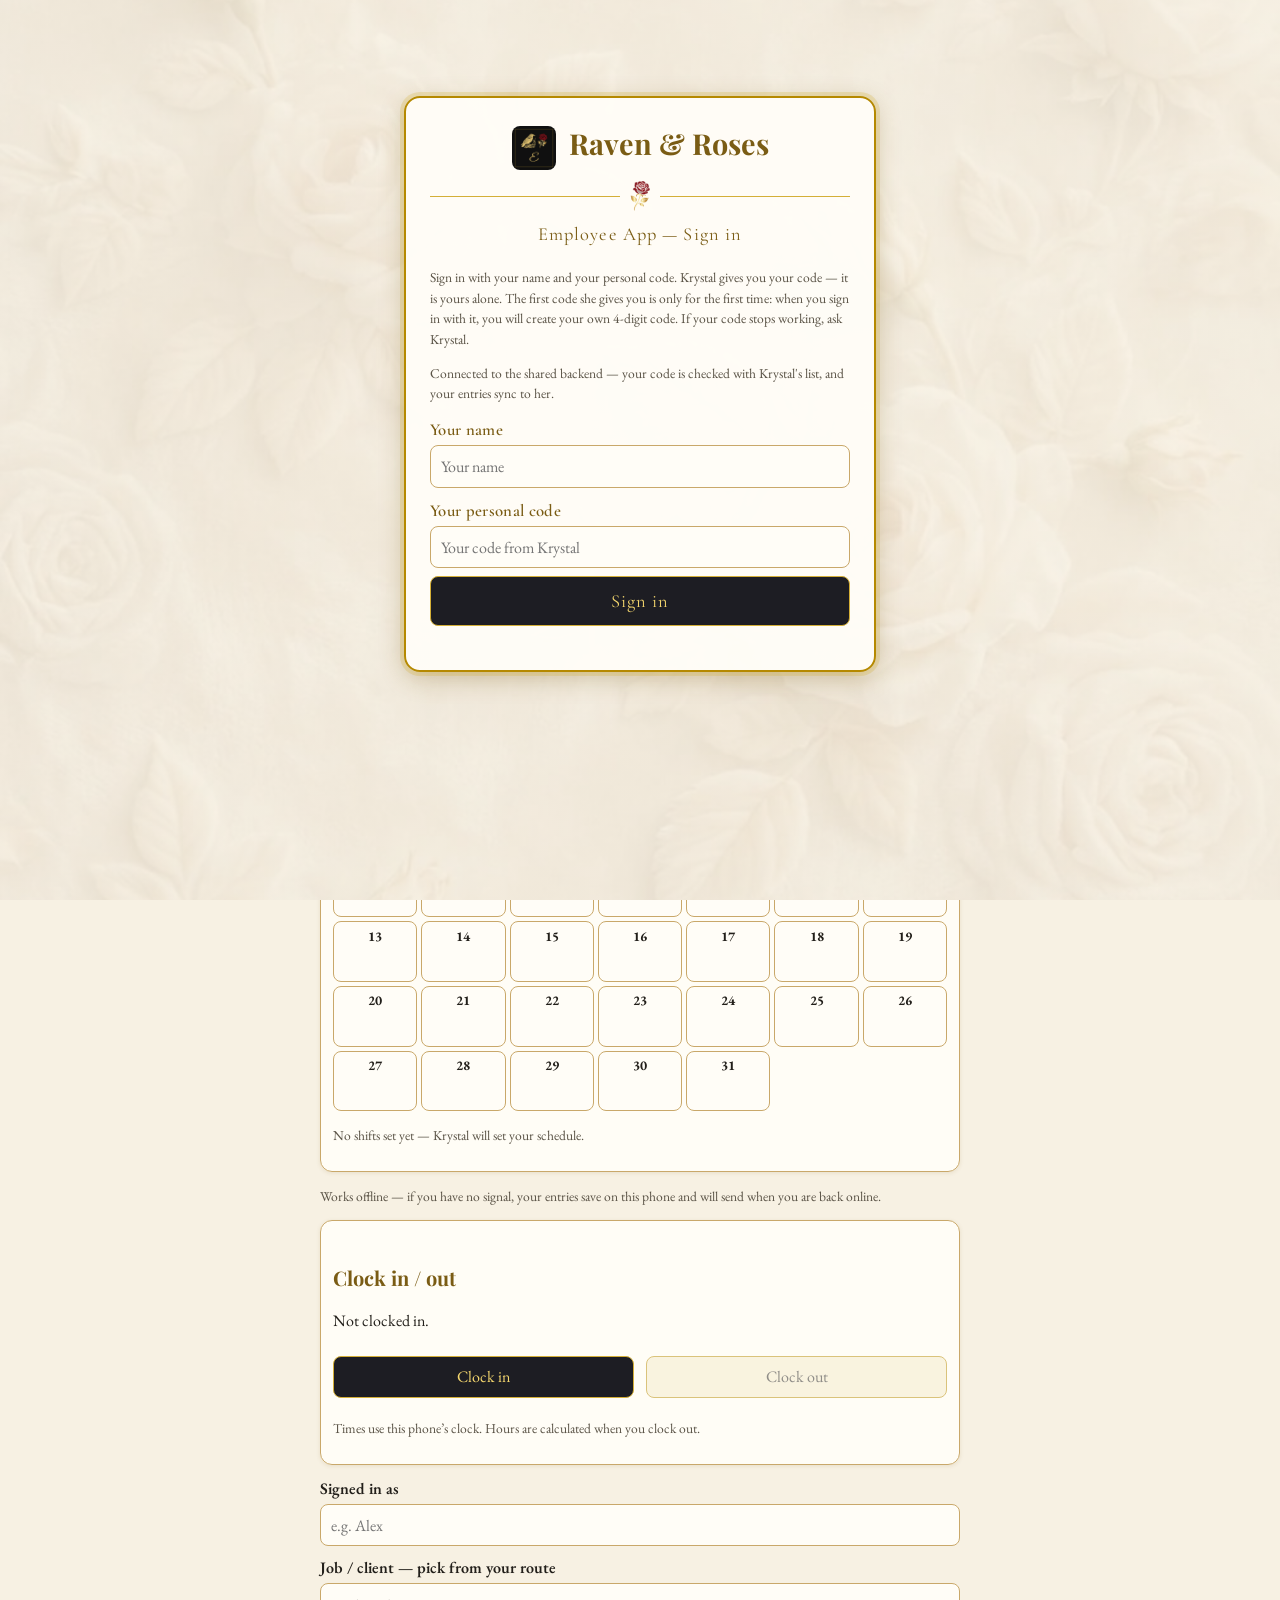
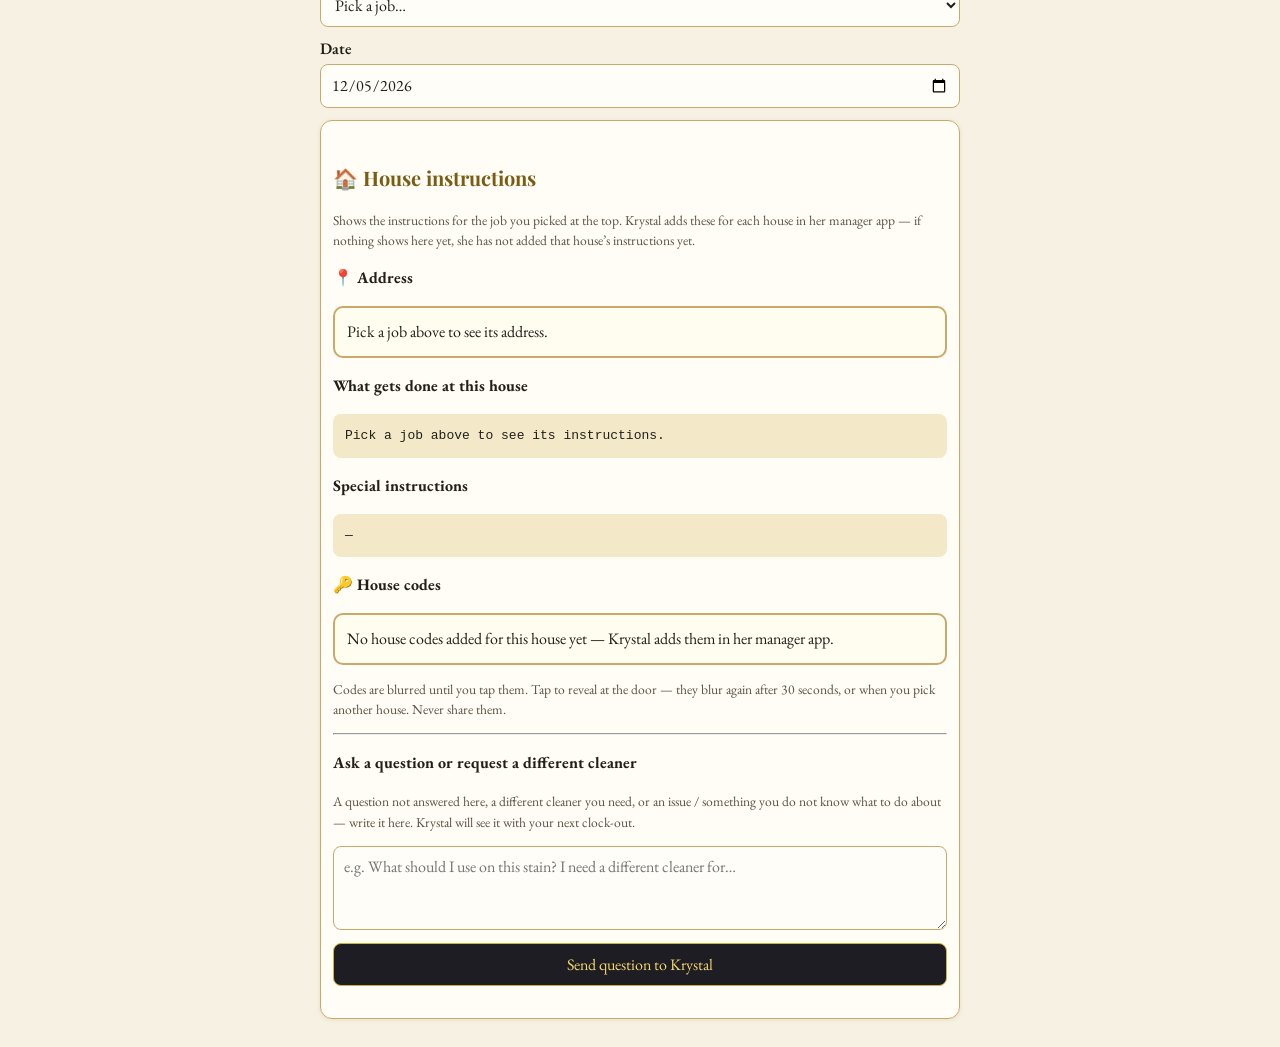
<file: employee-app/index.html>
<!DOCTYPE html>
<html lang="en">
<head>
<meta charset="utf-8">
<meta name="viewport" content="width=device-width, initial-scale=1">
<meta name="mobile-web-app-capable" content="yes">
<meta name="apple-mobile-web-app-capable" content="yes">
<meta name="apple-mobile-web-app-title" content="Raven &amp; Roses">
<meta name="theme-color" content="#f7f1e3">
<link rel="manifest" href="manifest.json">
<link rel="icon" type="image/png" href="/icon-192.png">
<link rel="apple-touch-icon" href="/icon-employee-192.png">
<link href="https://fonts.googleapis.com/css2?family=Cormorant+Garamond:wght@500;600;700&family=EB+Garamond:wght@400;500;600&family=Playfair+Display:wght@500;600;700&display=swap" rel="stylesheet">

<title>Raven &amp; Roses — Employee App</title>
<style>
  body{font-family:"EB Garamond",Georgia,serif;max-width:640px;margin:0 auto;padding:16px;line-height:1.5;background:#f7f1e3;color:#221f1a}
  body::before{content:"";position:fixed;inset:0;background-image:url('../cream-velvet-roses.jpg');background-size:cover;background-position:center;background-repeat:no-repeat;opacity:.5;pointer-events:none;z-index:0}
  #appContent{position:relative;z-index:1}
  h1{font-family:"Playfair Display",serif;font-size:1.6rem;color:#7a5c14;border-bottom:2px solid #d4af37;padding-bottom:.2em}
  h2{font-family:"Playfair Display",serif;font-size:1.25rem;margin-top:1.5em;color:#7a5c14}
  label{display:block;margin:.6em 0 .2em;font-weight:600}
  input,select,button,textarea{font-family:inherit;font-size:1rem;padding:.6em;width:100%;box-sizing:border-box;background:#fffdf7;border:1px solid #c9a86a;border-radius:8px;color:#221f1a}
  button{margin:.4em 0;background:#1d1d23;color:#f5d76e;border:1px solid #d4af37;border-radius:8px;cursor:pointer}
  button.secondary{background:#f3e9c8;color:#221f1a;border:1px solid #b58900}
  button:disabled{opacity:.5}
  .row{display:grid;grid-template-columns:1fr 1fr;gap:12px}
  .card{border:1px solid #c9a86a;border-radius:12px;padding:12px;margin:12px 0;background:rgba(255,253,247,.94);box-shadow:0 1px 4px rgba(122,92,20,.12)}
  .small{font-size:.85rem;color:#5a5346} .ok{color:#1a7a2e;font-weight:700}
  table{width:100%;border-collapse:collapse;font-size:.9rem} td,th{border-bottom:1px solid #ddd2b8;padding:.4em;text-align:left}
  pre{white-space:pre-wrap;background:#f3e9c8;padding:12px;border-radius:8px}
  .tap{display:inline-block;width:auto;padding:.5em .9em;margin:.25em .25em .25em 0;background:#f3e9c8;border:1px solid #b58900;border-radius:999px;color:#221f1a}
  .tap.on{background:#1d1d23;color:#f5d76e;border-color:#d4af37}
  .picgrid{display:grid;grid-template-columns:1fr 1fr;gap:12px}
  .piccard{border:1px solid #c9a86a;border-radius:12px;padding:10px;text-align:center;background:rgba(255,253,247,.94)}
  .piccard.need{border:3px solid #b00020;background:#fff0f0}
  .pic{font-size:3rem;line-height:1.2}
  .piccard button{width:auto;padding:.5em 1em}
  .piccard button.needbtn{background:#b00020}
  .piccard.discontinued{opacity:.75;background:#efe8d6}
  .piccard.discontinued .disc{font-weight:700;color:#5a5346}
  .piccard button.reusebtn{background:#5a5346}
  .submit-big{background:#1a7a2e;font-size:1.1rem;padding:.9em;margin:.8em 0}
  .submit-box{border:2px solid #1a7a2e;border-radius:10px;padding:12px;margin:12px 0;background:#f0f8f0}
  .submitted{border:1px solid #c9a86a;border-radius:10px;padding:10px;margin:10px 0;background:#fffdf0}
  .monthly-task{border:1px solid #c9a86a;border-radius:10px;padding:10px;margin:10px 0;background:rgba(255,253,247,.94)}
  .monthly-task.done{border-color:#1a7a2e;background:#f0f8f0}
  .monthly-task h3{margin:.2em 0;font-size:1rem;font-family:"Playfair Display",serif;color:#7a5c14}
  .monthly-task .donebtn{width:auto;padding:.5em 1em;background:#1a7a2e}
  .monthly-task .donebtn.undobtn{background:#5a5346}
  /* Monthly Focus — gold ribbon banner (Krystal, 2026-11-08): a decorative
     gold ribbon, not a plain box. Gold band, dark text, large folded ribbon
     tails with swallowtail notches that tuck behind the band.
     Compact (Krystal, 2026-11-10): tight paragraph margins and padding so
     the banner is short — the task names stay full size and readable. */
  #monthlyFocusBanner{background:linear-gradient(180deg,#f7dd85 0%,#f5d76e 45%,#e9c95c 100%);border:2px solid #b58900;border-radius:4px;color:#221f1a;box-shadow:0 4px 14px rgba(122,92,20,.45),inset 0 1px 0 rgba(255,255,255,.65);position:relative;z-index:1;margin-left:24px;margin-right:24px;margin-top:6px;margin-bottom:6px;padding:.2em 1em}
  #monthlyFocusBanner h2{color:#3a2f10;margin:0;font-size:1.15rem}
  #monthlyFocusBanner p{margin:.1em 0;line-height:1.35}
  #monthlyFocusBanner .small{color:#4a3f1a;margin:.05em 0}
  #monthlyFocusBanner .monthly-task{background:rgba(255,253,247,.72);border-color:#b58900}
  /* Section menu (Krystal, 2026-11-10): a tap list, not a native <select> —
     tapping a section goes there at once, no "Done" tap needed. */
  #sectionMenu button{display:block;width:100%;text-align:left;background:#fffdf7;color:#221f1a;border:1px solid #c9a86a;border-radius:8px;padding:.6em .8em;margin:.3em 0;font-size:1rem}
  #sectionMenu button:active{background:#f3e9c8}
  #monthlyFocusBanner::before,#monthlyFocusBanner::after{content:"";position:absolute;top:6px;bottom:6px;width:30px;z-index:-1;background:linear-gradient(180deg,#c89b1e 0%,#a87f00 100%)}
  #monthlyFocusBanner::before{left:-24px;clip-path:polygon(0 0,100% 0,100% 100%,0 100%,30% 50%)}
  #monthlyFocusBanner::after{right:-24px;clip-path:polygon(100% 0,0 0,0 100%,100% 100%,70% 50%)}
  .guide-room{border:1px solid #c9a86a;border-radius:10px;padding:10px;margin:10px 0;background:rgba(255,253,247,.94)}
  .guide-room h3{margin:.2em 0;font-size:1rem;font-family:"Playfair Display",serif;color:#7a5c14}
  .guide-room input{margin:.4em 0}
  .guide-item{width:100%;text-align:left;background:#f3e9c8;border:1px solid #c9a86a;border-radius:8px;padding:.7em;margin:.3em 0;color:#221f1a}
  .guide-item small{color:#5a5346}
  .guide-detail{border:1px solid #1a7a2e;border-radius:10px;padding:10px;margin:10px 0;background:#f0f8f0}
  .guide-detail h3{margin:.2em 0;font-family:"Playfair Display",serif;color:#7a5c14}
  .guide-chip{display:inline-block;width:auto;padding:.5em .9em;margin:.25em .25em .25em 0;background:#f3e9c8;border:1px solid #b58900;border-radius:999px;color:#221f1a}
  .guide-chip.on{background:#1d1d23;color:#f5d76e;border-color:#d4af37}
  /* My schedule calendar (Krystal, 2026-11-08): month view of this
     employee's own shifts only. */
  .cal-nav{display:flex;align-items:center;gap:8px;margin:.5em 0}
  .cal-nav button{width:auto;flex:0 0 auto;padding:.5em 1em}
  .cal-nav h3{flex:1;text-align:center;margin:0;font-family:"Playfair Display",serif;color:#7a5c14;font-size:1.05rem}
  .cal-grid{display:grid;grid-template-columns:repeat(7,1fr);gap:4px}
  .cal-dow{text-align:center;font-weight:700;font-size:.8rem;color:#5a5346;padding:.2em 0}
  .cal-day{min-height:52px;border:1px solid #c9a86a;border-radius:8px;background:#fffdf7;padding:.25em .2em;text-align:center;cursor:pointer;font-size:.85rem;color:#221f1a}
  .cal-day .cal-num{font-weight:700;display:block}
  .cal-day .cal-shift{font-size:.62rem;line-height:1.25;color:#7a5c14;display:block}
  .cal-day.offday{background:#efe8d6;color:#8a8172}
  .cal-day.shift{background:#f7e9b8;border-color:#b58900}
  .cal-day.timeoff{background:#e8f0e8;border-color:#1a7a2e}
  .cal-day.timeoff .cal-shift{color:#1a7a2e}
  .cal-day.today{outline:2px solid #b58900;outline-offset:1px}
  .cal-day.blank{border:none;background:transparent;cursor:default}
  .cal-detail{border:1px solid #1a7a2e;border-radius:10px;padding:10px;margin:10px 0;background:#f0f8f0}
  .cal-detail h3{margin:.2em 0;font-family:"Playfair Display",serif;color:#7a5c14}
  .cal-detail button{width:auto;padding:.4em 1em}
  .guide-search{margin:.5em 0}
  /* Notices sit ABOVE the app title (Krystal, 2026-11-10) and are compact:
     same red/green borders, same wording, just less padding/margin and
     slightly smaller readable text, so more room is left for the calendar. */
  #privacyNote{border:2px solid #b00020;background:#fff0f0;border-radius:10px;padding:6px 10px;margin:6px 0;font-weight:700;font-size:.85rem;line-height:1.35}
  #copyWarning{position:fixed;left:12px;right:12px;top:12px;z-index:9997;background:#fff0f0;border:2px solid #b00020;border-radius:10px;padding:12px;display:none;font-weight:700}
  .protect{-webkit-user-select:none;user-select:none;-webkit-touch-callout:none}
  .codes-box{border:2px solid #c9a86a;border-radius:10px;padding:12px;margin:10px 0;background:#fffdf0}
  .codes-blurred{filter:blur(7px);-webkit-user-select:none;user-select:none;cursor:pointer}
  .codes-revealed{cursor:pointer}
  .check-item{display:block;width:100%;text-align:left;background:#f3e9c8;border:1px solid #c9a86a;border-radius:8px;padding:.7em;margin:.3em 0;color:#221f1a}
  .check-item.on{background:#1d1d23;color:#f5d76e;border-color:#d4af37}
  .check-item .tick{font-weight:700;margin-right:.4em}
  #loginOverlay{position:fixed;inset:0;background:linear-gradient(rgba(247,241,227,.72),rgba(247,241,227,.72)),url('../cream-velvet-roses.jpg') center/cover fixed;z-index:9999;padding:24px;overflow:auto}
  #loginOverlay .login-box{max-width:420px;margin:8vh auto 0;border:2px solid #b58900;border-radius:16px;padding:24px;background:rgba(255,253,247,.97);box-shadow:0 0 0 4px rgba(212,175,55,.25),0 6px 24px rgba(122,92,20,.3)}
  #loginOverlay h1{border-bottom:0;text-align:center;font-size:1.8rem;margin-bottom:.1em}
  .login-divider{display:flex;align-items:center;gap:10px;color:#b58900;margin:6px 0 10px}
  .login-divider::before,.login-divider::after{content:"";flex:1;height:1px;background:#d4af37}
  .login-sub{font-family:"Cormorant Garamond",serif;font-size:1.15rem;color:#7a5c14;text-align:center;letter-spacing:.06em;margin:0 0 1em}
  #loginOverlay label{font-family:"Cormorant Garamond",serif;font-size:1.05rem;color:#7a5c14;letter-spacing:.02em}
  #loginOverlay input:focus{outline:none;border-color:#b58900;box-shadow:0 0 0 3px rgba(212,175,55,.3)}
  #loginOverlay button{font-family:"Cormorant Garamond",serif;font-size:1.15rem;letter-spacing:.05em;padding:.7em}
  #backendBanner{border:2px solid #b58900;background:#fffdf0;border-radius:10px;padding:6px 10px;margin:6px 0;font-size:.85rem;line-height:1.35}
  #backendBanner.connected{border-color:#1a7a2e;background:#f0f8f0}
  #watermark{position:fixed;left:50%;top:50%;transform:translate(-50%,-50%) rotate(-28deg);transform-origin:center;z-index:9998;pointer-events:none;white-space:nowrap;font-size:1.6rem;font-weight:700;color:#1d1d23;opacity:.05;letter-spacing:.05em}
  body.app-hidden #appContent{filter:blur(10px)}
  /* Colouring book QR pop-up (Krystal, 2026-11-08; wording fixed 2026-11-09): a free gift for the
     employee, to share with friends and family if they want. Dark overlay, cream card, gold accents. */
  #colouringQrOverlay{position:fixed;inset:0;background:rgba(29,29,35,.72);z-index:9996;display:none;padding:20px;overflow:auto}
  #colouringQrOverlay.open{display:flex;align-items:center;justify-content:center}
  .colouring-qr-card{max-width:420px;width:100%;background:#fffdf7;border:2px solid #b58900;border-radius:16px;padding:20px;text-align:center;box-shadow:0 8px 32px rgba(29,29,35,.4)}
  .colouring-qr-card h2{font-family:"Playfair Display",serif;color:#7a5c14;margin-top:.2em}
  .colouring-qr-card img{width:220px;height:220px;max-width:80vw;display:block;margin:10px auto;border:1px solid #c9a86a;border-radius:10px;background:#fff}
  .colouring-qr-card .qr-save-btn{display:block;text-decoration:none;background:#1d1d23;color:#f5d76e;border:1px solid #d4af37;border-radius:8px;padding:.6em;margin:.4em 0;font-size:1rem}
  .colouring-qr-card .qr-never{background:none;border:none;color:#5a5346;text-decoration:underline;width:auto;padding:.4em;font-size:.9rem}
  /* Repair request pop-up (Krystal, 2026-11-09): same dark overlay, cream
     card, gold accents as the colouring-book QR pop-up. */
  #repairOverlay{position:fixed;inset:0;background:rgba(29,29,35,.72);z-index:9996;display:none;padding:20px;overflow:auto}
  #repairOverlay.open{display:flex;align-items:center;justify-content:center}
  .repair-card{max-width:420px;width:100%;background:#fffdf7;border:2px solid #b58900;border-radius:16px;padding:20px;box-shadow:0 8px 32px rgba(29,29,35,.4)}
  .repair-card h2{font-family:"Playfair Display",serif;color:#7a5c14;margin-top:.2em}
  .repair-card label{font-family:"Cormorant Garamond",serif;font-size:1.05rem;color:#7a5c14}
  .repair-card textarea{width:100%;box-sizing:border-box;border:1px solid #c9a86a;border-radius:8px;padding:.6em;font-family:inherit;font-size:1rem;background:#fff}
  .repair-card .repair-btns{margin-top:12px}
  .repair-card .repair-btns button{margin:.2em .2em .2em 0}
</style>
</head>
<body>
<div id="watermark" aria-hidden="true"></div>
<div id="copyWarning" role="alert"></div>
<div id="colouringQrOverlay" role="dialog" aria-label="Free colouring book">
  <div class="colouring-qr-card">
    <h2>🎨 A free gift for you!</h2>
    <p>Our Raven &amp; Roses colouring book is free — a gift for you, to share with friends and family if you want. Scan the QR, or save it to your phone to share later.</p>
    <img src="raven-colouring-book-qr.png" alt="QR code for the free Raven &amp; Roses colouring book">
    <p class="small">Scan to open the free colouring book</p>
    <a class="qr-save-btn" href="raven-colouring-book-qr.png" download="raven-colouring-book-qr.png">Save the QR to my phone</a>
    <button id="colouringQrGotIt" type="button">Got it</button>
    <p><button id="colouringQrNever" type="button" class="qr-never">Don't show this again</button></p>
    <p class="small">Tip: you can also press and hold the picture to save it.</p>
  </div>
</div>
<div id="repairOverlay" role="dialog" aria-label="Request a repair">
  <div class="repair-card">
    <h2 id="repairTitle">Request a repair</h2>
    <p class="small">Tell Krystal what is wrong. A photo helps but is optional — write it, or add a photo, or both.</p>
    <label for="repairText">What needs repairing?</label>
    <textarea id="repairText" rows="3" placeholder="e.g. Apron strap torn at the shoulder"></textarea>
    <div style="margin-top:10px">
      <button type="button" id="repairPhotoBtn" class="secondary">Add a photo (optional)</button>
      <input type="file" id="repairPhotoInput" accept="image/*" capture="environment" style="display:none">
      <div id="repairPhotoPreview" style="display:none"><img id="repairPhotoImg" alt="Repair photo preview" style="width:100%;max-width:220px;border-radius:8px;margin-top:8px;display:block"><button type="button" id="repairPhotoRemove" class="secondary">Remove photo</button></div>
    </div>
    <div class="repair-btns">
      <button type="button" id="repairSaveBtn">Save repair request</button>
      <button type="button" id="repairCancelBtn" class="secondary">Cancel</button>
      <button type="button" id="repairRemoveBtn" class="secondary" style="display:none">Remove request</button>
    </div>
  </div>
</div>
<div id="loginOverlay">
  <div class="login-box">
    <div id="signInForm">
    <h1 style="margin-top:0"><img src="/icon-employee-192.png" alt="" style="height:44px;width:44px;vertical-align:middle;border-radius:8px;margin-right:6px"> Raven &amp; Roses</h1>
    <div class="login-divider"><img src="/rose-red.png" alt="" style="height:30px"></div>
    <p class="login-sub">Employee App — Sign in</p>
    <p class="small">Sign in with your name and your personal code. Krystal gives you
    your code — it is yours alone. The first code she gives you is only for the first time: when you sign in with it, you will create your own 4-digit code. If your code stops working, ask Krystal.</p>
    <p id="loginBackendNote" class="small"></p>
    <label for="loginName">Your name</label>
    <input id="loginName" placeholder="Your name" autocomplete="off">
    <label for="loginCode">Your personal code</label>
    <input id="loginCode" type="password" inputmode="numeric" autocomplete="off" placeholder="Your code from Krystal">
    <button id="loginBtn">Sign in</button>
    <p id="loginError" class="small" style="color:#b00020;font-weight:700"></p>
    </div>
    <div id="reviewModeBox" style="display:none">
      <hr>
      <p class="small"><strong>Review mode (no shared backend yet).</strong> The backend
      is not connected, so there is no code to check against. Review mode lets
      Krystal look through the app — entries save on this phone only, and
      nothing syncs. Do not give this to an employee as a live app until the
      backend is connected and codes are set.</p>
      <button id="reviewBtn" class="secondary">Continue in review mode</button>
    </div>
    <div id="changeCodeBox" style="display:none">
      <hr>
      <h2 style="margin-top:.5em">Create your own code</h2>
      <p class="small">This is your first sign-in. The code Krystal gave you was only for the first time — now create your own 4-digit code. You will use this code from now on, so pick one you will remember. Do not use your birth year.</p>
      <label for="newCode">Your own 4-digit code</label>
      <input id="newCode" type="password" inputmode="numeric" autocomplete="off" maxlength="4" placeholder="4 digits">
      <label for="newCode2">Type it again</label>
      <input id="newCode2" type="password" inputmode="numeric" autocomplete="off" maxlength="4" placeholder="Same 4 digits again">
      <button id="saveCodeBtn">Save my code and open the app</button>
      <p id="changeCodeError" class="small" style="color:#b00020;font-weight:700"></p>
    </div>
  </div>
</div>
<div id="appContent">
<div id="privacyNote">Private information — for work purposes only. Do not share, copy, screenshot, or photograph this information.</div>
<div id="backendBanner"></div>
<h1><img src="/icon-employee-192.png" alt="" style="height:40px;width:40px;vertical-align:middle;border-radius:8px;margin-right:6px"> Raven &amp; Roses — Employee App</h1>
<div class="card" id="monthlyFocusBanner"></div>
<div id="monthlyFocusTasks"></div>
<div class="card" id="fridayVacuumCard" style="display:none"></div>
<button id="signOutBtn" class="secondary" style="width:auto;padding:.4em 1em">Sign out</button>
<div id="sectionNav" style="position:sticky;top:0;z-index:200;background:#111;color:#fff;padding:10px 12px;border-radius:0 0 10px 10px;margin:12px 0">
<span style="color:#fff;display:block;margin:0 0 .2em;font-weight:600">Go to section:</span>
<button id="sectionJumpBtn" type="button" onclick="toggleSectionMenu()" style="width:100%;text-align:left;background:#fffdf7;color:#221f1a;border:1px solid #c9a86a;border-radius:8px;padding:.6em .8em;font-size:1rem;margin-top:.3em">— Pick a section — ▾</button>
<div id="sectionMenu" style="display:none;margin-top:.4em">
<button type="button" onclick="jumpToSection('Clock in &amp; houses')">Clock in &amp; houses</button>
<button type="button" onclick="jumpToSection('⏱ Adjust time — request a correction')">⏱ Adjust time — request a correction</button>
<button type="button" onclick="jumpToSection('🧴 What to use — Supplies Guide')">🧴 What to use — Supplies Guide</button>
<button type="button" onclick="jumpToSection('My schedule')">My schedule</button>
<button type="button" onclick="jumpToSection('🚗 Mileage tracker')">🚗 Mileage tracker</button>
<button type="button" onclick="jumpToSection('⚠️ Job issue note')">⚠️ Job issue note</button>
<button type="button" onclick="jumpToSection('🗓️ Time off / sick day request')">🗓️ Time off / sick day request</button>
<button type="button" onclick="jumpToSection('End of job — no typing required')">End of job — no typing required</button>
<button type="button" onclick="jumpToSection('Today’s entries')">Today’s entries</button>
<button type="button" onclick="jumpToSection('Time adjustments')">Time adjustments</button>
<button type="button" onclick="jumpToSection('End-of-day summary')">End-of-day summary</button>
<button type="button" onclick="jumpToSection('Show all sections')">Show all sections</button>
</div>
</div>

<section class="emp-section" data-section="schedule">
<div class="card" id="scheduleCard">
  <h2>My schedule</h2>
  <p class="small">Your shifts, set by Krystal. Only your shifts are shown here.</p>
  <div id="schedBanner" class="cal-detail" style="display:none"></div>
  <div class="cal-nav">
    <button id="calPrev" class="secondary" type="button" onclick="calMove(-1)">‹</button>
    <h3 id="calTitle"></h3>
    <button id="calNext" class="secondary" type="button" onclick="calMove(1)">›</button>
  </div>
  <p><button id="calMonthBtn" class="secondary" type="button" onclick="downloadMonthShifts()">Download this month to my calendar</button></p>
  <p id="calMonthMsg" class="small"></p>
  <p class="small">Downloads one file with all your shifts for this month — open it and your phone adds them all to your calendar at once.</p>
  <div class="cal-grid" id="calGrid"></div>
  <div id="calDetail" class="cal-detail" style="display:none"></div>
  <p class="small" id="calEmpty" style="display:none">No shifts set yet — Krystal will set your schedule.</p>
</div>
</section>

<section class="emp-section" data-section="clock">
<p class="small">Works offline — if you have no signal, your entries save on this phone and will send when you are back online.</p>

<div class="card" id="clockCard">
  <h2>Clock in / out</h2>
  <p id="status">Not clocked in.</p>
  <p id="trainingNote" class="small" style="display:none">Training shift — $20/hr. Krystal sets this in the manager app.</p>
  <div class="row">
    <button id="inBtn">Clock in</button>
    <button id="outBtn" class="secondary" disabled>Clock out</button>
  </div>
  <p class="small">Times use this phone’s clock. Hours are calculated when you clock out.</p>
</div>

<label for="emp">Signed in as</label>
<input id="emp" placeholder="e.g. Alex">

<label for="job">Job / client — pick from your route</label>
<select id="job"></select>

<label for="workdate">Date</label>
<input id="workdate" type="date">
</section>

<section class="emp-section" data-section="adjust">
<div class="card" id="adjustCard">
  <h2>⏱ Adjust time — request a correction</h2>
  <p class="small">Forgot to clock in, forgot to clock out, or clocked in at the wrong time? Fill this in. <strong>Nothing changes until Krystal approves it.</strong></p>
  <label for="adjJob">Job / client — pick from your route</label>
  <select id="adjJob"></select>
  <label for="adjDate">Date</label>
  <input id="adjDate" type="date">
  <div class="row">
    <div><label for="adjIn">Correct clock-in time</label><input id="adjIn" type="time"></div>
    <div><label for="adjOut">Correct clock-out time</label><input id="adjOut" type="time"></div>
  </div>
  <label for="adjReason">Why does this need correcting? (required)</label>
  <input id="adjReason" placeholder="e.g. Forgot to clock in at the start">
  <p id="adjPreview" class="small"></p>
  <p id="adjTarget" class="small"></p>
  <button id="adjSubmitBtn">Send adjustment request to Krystal</button>
  <button id="adjCancelBtn" class="secondary">Cancel — keep original times</button>
  <p id="adjStatus" class="small"></p>
</div>
</section>

<section class="emp-section" data-section="house">
<div class="card" id="houseCard">
  <h2>🏠 House instructions</h2>
  <p class="small">Shows the instructions for the job you picked at the top. Krystal adds these for each house in her manager app — if nothing shows here yet, she has not added that house’s instructions yet.</p>
  <h3 style="font-size:1rem">📍 Address</h3>
  <div id="houseAddress" class="codes-box">Pick a job above to see its address.</div>
  <h3 style="font-size:1rem">What gets done at this house</h3>
  <pre id="houseTasks" class="protect">Pick a job above to see its instructions.</pre>
  <h3 style="font-size:1rem">Special instructions</h3>
  <pre id="houseSpecial" class="protect">—</pre>
  <h3 style="font-size:1rem">🔑 House codes</h3>
  <div id="houseCodes" class="codes-box">Pick a job above to see its house codes.</div>
  <p class="small">Codes are blurred until you tap them. Tap to reveal at the door — they blur again after 30 seconds, or when you pick another house. Never share them.</p>
  <hr>
  <p><label for="houseQuestionBox"><strong>Ask a question or request a different cleaner</strong></label></p>
  <p class="small">A question not answered here, a different cleaner you need, or an issue / something you do not know what to do about — write it here. Krystal will see it with your next clock-out.</p>
  <textarea id="houseQuestionBox" rows="3" style="width:100%" placeholder="e.g. What should I use on this stain? I need a different cleaner for…"></textarea>
  <button type="button" onclick="submitGuideQuestion('house')">Send question to Krystal</button>
  <p id="houseQuestionStatus" class="small"></p>
</div>
</section>

<section class="emp-section" data-section="guide">
<div class="card" id="suppliesGuideCard">
  <h2>🧴 What to use — Supplies Guide</h2>
  <p class="small"><strong>Not sure what to use?</strong> Tap a supply below to see everything it is good for. Or search below.</p>
  <p class="small">Use only supplies Krystal provides. Anything marked &ldquo;TO CONFIRM&rdquo; is not final until Krystal confirms it.</p>
  <label for="guideSearch">🔍 Search anything — item, dirt / stain, or supply</label>
  <input id="guideSearch" class="guide-search" placeholder="e.g. stove, grease, limescale, soap scum, oven, mirror">
  <div id="guideSearchResults"></div>
  <div id="guideMenu"></div>
  <div id="guideRooms"></div>
  <div id="guideDetail"></div>
  <div id="guideSupplies"></div>
  <p class="small">How updates reach you: when Krystal changes it in her manager app, you see the new guide here automatically — no separate message needed.</p>
  <hr>
  <p><label for="guideQuestionBox"><strong>Ask a question or request a different cleaner</strong></label></p>
  <p class="small">A question not answered here, a different cleaner you need, or an issue / something you do not know what to do about — write it here. Krystal will see it with your next clock-out.</p>
  <textarea id="guideQuestionBox" rows="3" style="width:100%" placeholder="e.g. What should I use on this stain? I need a different cleaner for…"></textarea>
  <button type="button" onclick="submitGuideQuestion('guide')">Send question to Krystal</button>
  <p id="guideQuestionStatus" class="small"></p>
</div>
</section>


<section class="emp-section" data-section="mileage">
<div class="card" id="mileageCard">
  <h2>🚗 Mileage tracker</h2>
  <p class="small">Client 1 to Client 2 — kilometres you enter yourself. No Google connection, no GPS.</p>
  <label for="mileDate">Date</label>
  <input id="mileDate" type="date">
  <label for="mileStart">Client 1</label>
  <select id="mileStart"></select>
  <label for="mileEnd">Client 2</label>
  <select id="mileEnd"></select>
  <label for="mileKm">Km</label>
  <input id="mileKm" type="number" step="0.1" min="0" placeholder="e.g. 12.4">
  <button id="mileAddBtn">Add mileage trip</button>
  <p id="mileStatus" class="small"></p>
  <div id="mileList"></div>
  <p id="mileTotals" class="small"></p>
  <hr>
  <h3 style="font-size:1rem">Submit mileage for the month</h3>
  <p class="small">Mileage is submitted on the <strong>last day of the month</strong> and paid out on the <strong>5th of every month</strong>. Pick the month, check the summary, then tap once to send it to Krystal. Km only — no pay is worked out in this app; Krystal applies the CRA rate in payroll.</p>
  <label for="mileMonth">Month to submit</label>
  <input id="mileMonth" type="month">
  <button id="mileSubmitBtn" class="submit-big">Submit mileage for this month</button>
  <div id="mileSubmitBox"></div>
  <p id="mileSubmitStatus" class="small"></p>
  <h3 style="font-size:1rem">Submitted mileage</h3>
  <p class="small">Months you have already submitted, separated by employee and month.</p>
  <div id="mileSubmittedList"></div>
</div>




</section>

<section class="emp-section" data-section="issue">
<div class="card" id="issueCard">
  <h2>⚠️ Job issue note</h2>
  <p class="small">Something went wrong, couldn’t finish a task, or damage? Write it here before you clock out — Krystal sees it with that job, the same day.</p>
  <label for="issueNote">Issue note for this job</label>
  <textarea id="issueNote" rows="3" placeholder="e.g. Vacuum stopped working, could not vacuum living room"></textarea>
</div>


</section>

<section class="emp-section" data-section="timeoff">
<div class="card" id="timeOffCard">
  <h2>🗓️ Time off / sick day request</h2>
  <p class="small">BC paid sick days: 5 per year. Vacation pay is already paid on every cheque, so vacation time off itself is unpaid time off — sick days are the paid ones, up to 5 per year. Nothing is approved until Krystal approves it.</p>
  <label for="toDate">Date requested off</label>
  <input id="toDate" type="date">
  <label for="toType">Type</label>
  <select id="toType">
    <option value="sick">Sick day — paid (BC, up to 5/year)</option>
    <option value="timeoff">Time off — unpaid</option>
  </select>
  <label for="toReason">Reason (optional for sick, helpful for time off)</label>
  <input id="toReason" placeholder="e.g. Doctor appointment">
  <button id="toSubmitBtn">Send time off / sick request to Krystal</button>
  <p id="toStatus" class="small"></p>
  <div id="toList"></div>
</div>


</section>

<section class="emp-section" data-section="supplies">
<div class="card" id="suppliesCard">
  <h2>End of job — no typing required</h2>
  <p>🔔 When you get home at the end of the day, refill supplies for tomorrow.</p>
  <button id="refilledBtn" class="tap">Supplies refilled</button>
  <p><strong>Running low / needed</strong> — find the picture, tap <b>Refill</b> or <b>Replace</b> if you need it. Tap again to undo. No typing needed.</p>
  <p><label for="kitCat"><strong>Show:</strong></label>
  <select id="kitCat">
    <option value="cleaners" selected>Cleaners</option>
    <option value="dog">Dog treats</option>
    <option value="tools">Tools</option>
    <option value="laundry">Laundry</option>
    <option value="supply">Supplies</option>
    <option value="all">Whole list</option>
  </select></p>
  <div id="lowList" class="picgrid"></div>
  <button id="stockedBtn" class="tap">All stocked</button>
  <p><strong>Cloths</strong> — tap only when actually washed:</p>
  <button id="clothBtn" class="tap">Cloths washed with provided soap</button>
  <p class="small">Not washed today? Leave it unchecked — no penalty.</p>
  <button id="sendBtn">Send to Krystal</button>
  <p id="sendStatus" class="small"></p>
  <div class="piccard" id="stool2Card" style="margin-top:10px">
    <img src="kit-photos/step-stool-2.png" alt="2-step stool" style="width:100%;max-width:140px;border-radius:8px">
    <div><strong>2-step stool</strong></div>
    <div class="small">For move in / move out cleans, or fixtures if the homeowner doesn't have one. Request it here — temp use for one job, or permanent to keep.</div>
    <button id="stoolTempBtn">Request temp use</button>
    <button id="stoolPermBtn">Request permanent</button>
  </div>
  <p><label for="otherReqBox"><strong>Need something else? Write it here.</strong></label></p>
  <textarea id="otherReqBox" rows="2" style="width:100%" placeholder="e.g. An item not listed, or anything else you need"></textarea>
  <p><label for="feedbackBox"><strong>Feedback, questions or concerns</strong></label></p>
  <textarea id="feedbackBox" rows="2" style="width:100%" placeholder="e.g. Feedback, a question, or a concern"></textarea>
  <hr>
  <p class="small"><strong>Free colouring book</strong> — a free gift for you, to share with friends and family if you want.</p>
  <button id="colouringQrBtn" class="secondary">🎨 Free colouring book — QR to share</button>
</div>

</section>

<section class="emp-section" data-section="entries">
<h2>Today’s entries</h2>
<div id="entries"></div>
<p class="small">Need to fix one of these? Tap <strong>Adjust</strong> next to that entry.</p>

</section>

<section class="emp-section" data-section="adjustments">
<h2>Time adjustments</h2>
<p class="small">Pending requests do <strong>not</strong> count in your total hours until approved.</p>
<div id="pending"></div>

</section>

<section class="emp-section" data-section="summary">
<h2>End-of-day summary</h2>
<button id="summaryBtn" class="secondary">Show summary</button>
<pre id="summary">Tap “Show summary” to see today’s total hours, supplies refilled, low items, and cloths status.</pre>
<button id="copyBtn">Copy summary as text</button>
<button id="csvBtn" class="secondary">Download / copy CSV</button>
<p id="copyMsg" class="small"></p>
<pre id="csvOut" class="small"></pre></section>



</div>
<script>
// ============================================================================
// BACKEND — shared Google Sheet backend (free route, like Raven Forms).
// BACKEND_URL is EMPTY until the Apps Script web app is deployed (see
// backend/BACKEND-SETUP.md). With it empty the app runs in local-only mode:
// everything works exactly as before, entries save on this phone only, and
// a banner says so. When it is set, the app syncs to the shared backend.
// ============================================================================
const BACKEND_URL = "https://script.google.com/macros/s/AKfycbxTCdlfxqp-_OhGlyddK5ySbQ1eOtxjBnebzXYfte3Jb9NRMJXjFJm_xMxAbIaYdcFieg/exec"; // <-- PASTE THE BACKEND /exec URL HERE after deployment
const BACKEND_ENABLED = BACKEND_URL !== "";
// Section picker — Krystal: one section at a time, no long scrolling.
// The first page is My schedule, then Clock in & houses; picking a section shows ONLY that
// section; "Show all sections" shows everything.
function showEmpSections(names){
  var secs = document.querySelectorAll(".emp-section");
  for(var i=0;i<secs.length;i++){
    var ds = secs[i].getAttribute("data-section");
    secs[i].style.display = (names.indexOf(ds) !== -1) ? "" : "none";
  }
  window.scrollTo({top:0, behavior:"smooth"});
}
function toggleSectionMenu(){
  var m = document.getElementById("sectionMenu");
  if(!m){ return; }
  m.style.display = (m.style.display === "none" || m.style.display === "") ? "block" : "none";
}
document.addEventListener("click", function(e){
  var nav = document.getElementById("sectionNav");
  var menu = document.getElementById("sectionMenu");
  if(menu && nav && !nav.contains(e.target)){ menu.style.display = "none"; }
});
function jumpToSection(label){
  if(!label){ return; }
  var menu = document.getElementById("sectionMenu");
  if(menu){ menu.style.display = "none"; }
  var btn = document.getElementById("sectionJumpBtn");
  if(btn){ btn.textContent = label + " ▾"; }
  var norm = function(s){ return s.replace(/\u2019/g, "'").replace(/\s+/g, " ").trim(); };
  var want = norm(label);
  if(want === "Show all sections"){
    var secs = document.querySelectorAll(".emp-section");
    for(var i=0;i<secs.length;i++){ secs[i].style.display = ""; }
    window.scrollTo({top:0, behavior:"smooth"});
    return;
  }
  if(want === "Clock in & houses"){
    showEmpSections(["clock","house"]);
    return;
  }
  var secs2 = document.querySelectorAll(".emp-section");
  for(var j=0;j<secs2.length;j++){
    var h = secs2[j].querySelector("h2");
    if(!h){ secs2[j].style.display = "none"; continue; }
    var hn = norm(h.textContent);
    if(hn === want || hn.indexOf(want) === 0 || want.indexOf(hn) === 0){
      secs2[j].style.display = "";
    } else {
      secs2[j].style.display = "none";
    }
  }
  window.scrollTo({top:0, behavior:"smooth"});
}

const KIT = [
  // Cleaners FIRST, in Krystal's notebook order (2026-11-08). Every cleaner
  // gets the "What it cleans" button. Stainless steel polish was crossed
  // out on the paper — not included.
  {cat:"cleaners", name:"Degreaser", pic:"", best_use:"", photo:"kit-photos/degreaser-rmc-tough-job.png", supplyId:"s-degreaser", isCleaner:true},
  {cat:"cleaners", name:"Cleaning solutions (bulk)", pic:"", best_use:"", photo:"kit-photos/multi-purpose-ecomax-mpc-256.png", supplyId:"s-multi", isCleaner:true},
  {cat:"cleaners", name:"Disinfect", pic:"", best_use:"", photo:"kit-photos/disinfect-regard-peroxide.png", supplyId:"s-disinfectant", isCleaner:true},
  {cat:"cleaners", name:"Floor cleaner", pic:"", best_use:"", photo:"kit-photos/floor-cleaner-diversey-stride-citrus.png", supplyId:"s-floor", isCleaner:true},
  {cat:"cleaners", name:"Vim", pic:"", best_use:"", photo:"kit-photos/vim-eucalyptus-lemon.png", supplyId:"s-vim", isCleaner:true},
  {cat:"cleaners", name:"Dawn Powerwash", pic:"", best_use:"", photo:"kit-photos/dawn-powerwash-regular.png", supplyId:"s-dawn", isCleaner:true},
  {cat:"cleaners", name:"Windex", pic:"", best_use:"", photo:"kit-photos/windex-original.png", supplyId:"s-windex", isCleaner:true},
  {cat:"cleaners", name:"Bar Keepers Friend (only if Krystal confirms)", pic:"", discontinued:false, photo:"kit-photos/bar-keepers-friend-soft-cleanser.png", supplyId:"s-bkf", isCleaner:true},
  {cat:"cleaners", name:"Wood polish", pic:"", best_use:"", photo:"kit-photos/wood-polish-liquid-gold.png", supplyId:"s-woodpolish", isCleaner:true},
  {cat:"cleaners", name:"Murphy Oil Soap", pic:"", best_use:"", photo:"kit-photos/murphy-oil-soap.jpg", supplyId:"s-murphy", isCleaner:true},
  // 2. DOG TREATS (Krystal's notebook) — Refill only.
  {cat:"dog", name:"Dog treats", pic:"", best_use:"", photo:"kit-photos/dog-treats-refill-container.jpg"},
  // 3. TOOLS (Krystal's notebook order) — Replace. Crocs + water bottle
  // are "Employee responsible": no Refill/Replace button, "You provide this" note.
  {cat:"tools", name:"Pumice stone", pic:"", best_use:"", photo:"kit-photos/pumice-stone.png"},
  {cat:"tools", name:"Dusters", pic:"", best_use:"", photo:"kit-photos/dusters-head.png", supplyId:"s-dusters"},
  {cat:"tools", name:"Gloves", pic:"", best_use:"", photo:"kit-photos/media-generation-nitrile-glove-generic-0-a9558842-b2e1-4c36-86ac-065286334550.png", supplyId:"s-gloves"},
  {cat:"tools", name:"Fabric bandaids", pic:"", best_use:"", photo:"kit-photos/fabric-bandaids.jpg", supplyId:"s-bandaids"},
  {cat:"tools", name:"Squeegee", pic:"", best_use:"", photo:"kit-photos/squeegee.png"},
  {cat:"tools", name:"Grout brush", pic:"", best_use:"", photo:"kit-photos/grout-brush.png"},
  {cat:"tools", name:"Wire brushes", pic:"", best_use:"", photo:"kit-photos/wire-brush-twisted.png"},
  {cat:"tools", name:"Scrub Daddies / sponges", pic:"", best_use:"", photo:"kit-photos/scrub-mommy-8-pack.png", supplyId:"s-sponges"},
  {cat:"tools", name:"Glass razor", pic:"", best_use:"", photo:"kit-photos/glass-razor-duramax-pro.png", supplyId:"s-razor"},
  {cat:"tools", name:"Toilet brush / bag", pic:"", best_use:"", photo:"kit-photos/toilet-brush-bag.png"},
  {cat:"tools", name:"Garbage bags", pic:"", best_use:"", photo:"kit-photos/garbage-bags-small-white-roll.png"},
  {cat:"tools", name:"Paper towel", pic:"", best_use:"", photo:"kit-photos/paper-towel-roll.png", supplyId:"s-papertowel"},
  {cat:"tools", name:"Crocs", pic:"", best_use:"", photo:"kit-photos/crocs.png", noRefill:true, note:"You provide this"},
  {cat:"tools", name:"Water bottle", pic:"", best_use:"", photo:"kit-photos/water-bottle.png", noRefill:true, note:"You provide this"},
  {cat:"tools", name:"1-step stool", pic:"", best_use:"", photo:"kit-photos/step-stool-1.png"},
  {cat:"tools", name:"Spray bottles", pic:"", best_use:"", photo:"kit-photos/spray-bottles.png", qtyPicker:true},
  // 4. LAUNDRY (Krystal's notebook order) — soap + Oxi-clean are refilled;
  // the laundry bins are replaced. "Instructions to
  // clean cloths" is info, not a supply: tile only, no Refill/Replace button.
  {cat:"laundry", name:"Laundry soap (for cloths)", pic:"", best_use:"", photo:"kit-photos/laundry-soap-tide.png", supplyId:"s-soap"},
  {cat:"laundry", name:"Clean laundry bin", pic:"", best_use:"", photo:"kit-photos/laundry-bin-real.png"},
  {cat:"laundry", name:"Dirty laundry bin", pic:"", best_use:"", photo:"kit-photos/laundry-bin-real.png"},
  {cat:"laundry", name:"Oxi-clean", pic:"", best_use:"", photo:"kit-photos/laundry-oxi-kirkland.png"},
  {cat:"laundry", name:"Instructions to clean cloths", pic:"", best_use:"", photo:"", noRefill:true, note:"Wash: hot, heavy duty, with laundry soap & Oxi-clean. Fresh scent optional. Dry: medium heat, no Bounce sheet, 1 hour."},
  // 5. SUPPLY LIST (Krystal's notebook order) — Replace.
  {cat:"supply", name:"Mop handle", pic:"", best_use:"", photo:"kit-photos/mop-handle-red.png"},
  {cat:"supply", name:"Vacuum", pic:"", best_use:"", photo:"kit-photos/bissell-powerforce-helix-turbo-pet-3332-stock.png"},
  {cat:"supply", name:"Apron", pic:"", best_use:"", photo:"kit-photos/apron-rose.png"},
  {cat:"supply", name:"Bag for Cleaners", pic:"", best_use:"", photo:"kit-photos/kit-bag-rose-exterior.png"},
  {cat:"supply", name:"Cloth Bag", pic:"", best_use:"", photo:"kit-photos/cloth-bag.png"},
  {cat:"supply", name:"Cloths", pic:"", best_use:"", photo:"kit-photos/cloths-all-together.png", supplyId:"s-cloths"},
  {cat:"supply", name:"Mop cloth", pic:"", best_use:"", photo:"kit-photos/mop-cloths-blue.png"},
  {cat:"supply", name:"Laundry bags", pic:"", best_use:"", photo:"kit-photos/laundry-bag-purple-mesh.png"},
  {cat:"supply", name:"Knee pads", pic:"", best_use:"", photo:"kit-photos/knee-pads-awp.png"},
  // Example only, not a real discontinued item yet:
  // {name:"Old cleaner (example)", pic:"", discontinued:true},
];
const KEY = "ravenTimeCardDemoV1";
const ADJKEY = "ravenTimeCardAdjustmentsV1";
let entries = JSON.parse(localStorage.getItem(KEY) || "[]");
let adjustments = JSON.parse(localStorage.getItem(ADJKEY) || "[]");
const MILEKEY = "ravenMileageV1";
const HOUSEKEY = "ravenHouseInstructionsV1";
let mileage = JSON.parse(localStorage.getItem(MILEKEY) || "[]");
let houseInstructions = JSON.parse(localStorage.getItem(HOUSEKEY) || "{}");
const TIMEOFFKEY = "ravenTimeOffV1";
let timeOff = JSON.parse(localStorage.getItem(TIMEOFFKEY) || "[]");
// Work schedule — {Employee, Date, Client, Start, End, Type} rows Krystal
// sets in the manager app. The backend sends every employee's rows, so
// this app filters to the signed-in employee's own shifts only (ownShift,
// below) — nobody ever sees anyone else's shifts.
const SCHEDKEY = "ravenScheduleV1";
let schedule = JSON.parse(localStorage.getItem(SCHEDKEY) || "[]");
// Normalise any saved rows so an ISO date/time stored by an earlier sync
// still matches — a saved shift must never go missing from the calendar.
schedule = (schedule || []).map(function (r) {
  return { Employee: r.Employee || r.employee || "", Date: schedNormDate(r.Date || r.date || ""), Client: r.Client || r.client || "", Start: schedNormTime(r.Start || r.start || ""), End: schedNormTime(r.End || r.end || ""), Type: r.Type || r.type || "" };
});
function saveSchedule() { localStorage.setItem(SCHEDKEY, JSON.stringify(schedule)); }
// Schedule change alerts (Krystal, 2026-11-09): when Krystal adds, changes
// or removes a shift, the employee sees a banner on the schedule page.
// We keep the schedule as the employee last acknowledged it ("seen") and
// compare each sync against that. First run just saves the snapshot with
// no banner, so everything doesn't show as "new" at once.
const SCHEDSEENKEY = "ravenScheduleSeenV1";
const SCHEDCHANGESKEY = "ravenScheduleChangesV1";
let schedSeen = JSON.parse(localStorage.getItem(SCHEDSEENKEY) || "null");
let schedChanges = JSON.parse(localStorage.getItem(SCHEDCHANGESKEY) || "[]");
function saveSchedSeen() { localStorage.setItem(SCHEDSEENKEY, JSON.stringify(schedSeen)); }
function saveSchedChanges() { localStorage.setItem(SCHEDCHANGESKEY, JSON.stringify(schedChanges)); }
function schedKey(s){ return (s.Date || "") + "|" + (s.Client || ""); }
function detectScheduleChanges(newSched){
  newSched = newSched || [];
  if (!schedSeen) { schedSeen = newSched; saveSchedSeen(); return; }
  var seenMap = {}, newMap = {};
  (schedSeen || []).forEach(function(s){ seenMap[schedKey(s)] = s; });
  newSched.forEach(function(s){ newMap[schedKey(s)] = s; });
  var changes = [];
  newSched.forEach(function(s){
    var old = seenMap[schedKey(s)];
    if (!old) {
      changes.push({ kind: "added", date: s.Date, client: s.Client, start: s.Start, end: s.End, type: s.Type });
    } else if (old.Start !== s.Start || old.End !== s.End || old.Type !== s.Type) {
      changes.push({ kind: "changed", date: s.Date, client: s.Client, start: s.Start, end: s.End, type: s.Type, oldStart: old.Start, oldEnd: old.End, oldType: old.Type });
    }
  });
  (schedSeen || []).forEach(function(s){
    if (!newMap[schedKey(s)]) {
      changes.push({ kind: "removed", date: s.Date, client: s.Client, start: s.Start, end: s.End, type: s.Type });
    }
  });
  if (changes.length) { schedChanges = changes; saveSchedChanges(); }
}
function renderSchedBanner(){
  var el = $("schedBanner"); if (!el) return;
  if (!schedChanges || !schedChanges.length) { el.style.display = "none"; el.innerHTML = ""; return; }
  var html = "<h3>Schedule update</h3>" + schedChanges.map(function(c){
    var when = schedFmtDate(c.date) + " — " + esc(c.client);
    if (c.kind === "added") return "<p><strong>New shift:</strong> " + when + "<br>" + esc(schedFmtTime(c.start)) + " – " + esc(schedFmtTime(c.end)) + (c.type ? " · " + esc(c.type) : "") + "</p>";
    if (c.kind === "removed") return "<p><strong>Shift removed:</strong> " + when + "<br>" + esc(schedFmtTime(c.start)) + " – " + esc(schedFmtTime(c.end)) + (c.type ? " · " + esc(c.type) : "") + "</p>";
    return "<p><strong>Shift changed:</strong> " + when + "<br>" + esc(schedFmtTime(c.oldStart)) + " – " + esc(schedFmtTime(c.oldEnd)) + (c.oldType ? " · " + esc(c.oldType) : "") + " → <strong>" + esc(schedFmtTime(c.start)) + " – " + esc(schedFmtTime(c.end)) + (c.type ? " · " + esc(c.type) : "") + "</strong></p>";
  }).join("") + "<button class=\"secondary\" type=\"button\" onclick=\"dismissSchedBanner()\">Got it</button>";
  el.innerHTML = html;
  el.style.display = "block";
}
function dismissSchedBanner(){
  schedSeen = schedule;
  saveSchedSeen();
  schedChanges = [];
  saveSchedChanges();
  renderSchedBanner();
}
// Monthly Focus — TO-DO in every house for a whole month, then it rotates.
// Krystal sets the current month's task(s) in her manager app (same storage
// keys, so the same code can be synced by the backend when it is built).
// EXAMPLES ONLY below — Krystal replaces these with her real tasks.
// Do NOT treat the examples as her final list.
const MONTHLYKEY = "ravenMonthlyFocusV1";
const MONTHLYDONEKEY = "ravenMonthlyDoneV1";
const DEFAULT_MONTHLY = {
  month: "November 2026",
  note: "EXAMPLES ONLY — Krystal to replace with this month's real task(s).",
  tasks: [
    { id: "ex-vents", title: "Clean the vents", detail: "EXAMPLE: Wipe down every vent cover in the house and vacuum inside / around the vents. Do this in every house this month." },
    { id: "ex-under-furniture", title: "Vacuum under furniture", detail: "EXAMPLE: Vacuum under sofas, beds and other large furniture you can safely reach under. Do this in every house this month." }
  ],
  rotation: [
    "December 2026 — Disinfect all touch spots: light switches, door handles, railings",
    "January 2027 — Dust high light fixtures and wipe vents: bathrooms, dining rooms, all air vents high and low",
    "March 2027 — Disinfect all touch spots: light switches, door handles, railings",
    "April 2027 — Dust high light fixtures and wipe vents: bathrooms, dining rooms, all air vents high and low",
    "June 2027 — Disinfect all touch spots: light switches, door handles, railings",
    "July 2027 — Dust high light fixtures and wipe vents: bathrooms, dining rooms, all air vents high and low",
    "September 2027 — Disinfect all touch spots: light switches, door handles, railings",
    "October 2027 — Dust high light fixtures and wipe vents: bathrooms, dining rooms, all air vents high and low"
  ]
};
let monthlyFocus = JSON.parse(localStorage.getItem(MONTHLYKEY) || "null") || JSON.parse(JSON.stringify(DEFAULT_MONTHLY));
let monthlyDone = JSON.parse(localStorage.getItem(MONTHLYDONEKEY) || "[]");
let adjustingEntryIdx = -1; // -1 = new / missed shift, otherwise index into entries
let current = null; // {name, job, date, in, out}
const CURRENTKEY = "ravenCurrentClockInV1";
// CLOCK-IN RECOVERY (Krystal, 2026-11-12): the active clock-in used to live
// in memory only, so closing or refreshing the app before clock-out lost it
// and the app said the employee had not clocked in — even though the sheet
// already had the clock-in. The clock-in is now saved on this phone as well,
// and on load the app restores it: from this phone first, then from any open
// entry the backend sent (ClockIn set, ClockOut empty). That way an employee
// can close the app, reopen it, and still clock out.
function saveCurrentClockIn(){ try { if (current) localStorage.setItem(CURRENTKEY, JSON.stringify(current)); else localStorage.removeItem(CURRENTKEY); } catch (e) {} }
function restoreCurrentClockIn(){
  if (current) return;
  if (!session || !session.name || session.role === "review") return;
  // 1) This phone's saved clock-in.
  try {
    var saved = JSON.parse(localStorage.getItem(CURRENTKEY) || "null");
    if (saved && saved.in && !saved.out) { current = saved; }
  } catch (e) {}
  // 2) An open entry from the backend (ClockIn set, ClockOut empty) for
  // today, for the signed-in employee — newest first.
  if (!current) {
    var today = $("workdate") ? $("workdate").value : "";
    var mine = (entries || []).filter(function (e) { return e && !e.out && e.in && (!today || e.date === today) && e.name === session.name; });
    if (mine.length) {
      mine.sort(function (a, b) { return b.in - a.in; });
      var o = mine[0];
      current = { name: o.name, job: o.job, date: o.date, in: o.in, out: null, refilled: !!o.refilled, low: o.low || [], stocked: !!o.stocked, cloth: !!o.cloth, vacuum: false, training: !!o.training, issue: o.issue || "" };
    }
  }
  if (current) {
    $("status").innerHTML = "Clocked in at <b>" + fmt(current.in) + "</b> for " + current.job + ".";
    $("inBtn").disabled = true; $("outBtn").disabled = false;
    saveCurrentClockIn();
  }
}
let refilled = false, low = new Set(), stocked = false, cloth = false;
// 2-step stool request + spray bottle quantity. These live in `low` as
// labelled entries so they reach Krystal in the clock-out payload / email
// (same route as the "REUSE REQUEST:" entries) — no backend change.
var stoolReq = ""; // "" | "temp" | "perm"
var sprayQty = 0; // 0 = none, 1-4 = bottles requested
function stoolReqText(){ return stoolReq === "temp" ? "2-STEP STOOL — REQUEST TEMP USE" : (stoolReq === "perm" ? "2-STEP STOOL — REQUEST PERMANENT" : ""); }
function sprayReqText(){ return sprayQty > 0 ? "Spray bottles ×" + sprayQty : ""; }
function syncRequestLow(){
  low.delete("2-STEP STOOL — REQUEST TEMP USE");
  low.delete("2-STEP STOOL — REQUEST PERMANENT");
  for (var q = 1; q <= 4; q++) low.delete("Spray bottles ×" + q);
  var s = stoolReqText(); if (s) low.add(s);
  var p = sprayReqText(); if (p) low.add(p);
}
// Repair requests (Krystal, 2026-11-09): the Apron, the two bags (Bag for
// Cleaners + Cloth Bag) and the Vacuum can be reported for repair. The
// request is text + an optional photo. The text rides the clock-out
// payload like the other requests (same route, no backend change for the
// text); the photo goes with the clockout post and the backend attaches
// it to Krystal's clock-out email. Repairs are NOT stock, so "All stocked"
// never clears them.
var REPAIRABLE = ["Apron", "Bag for Cleaners", "Cloth Bag", "Vacuum"];
var repairs = {}; // item name -> { text: "", photo: "" (data URL) }
function repairText(name){
  var r = repairs[name]; if (!r) return "";
  var t = (r.text || "").trim();
  return "REPAIR — " + name + ": " + (t || (r.photo ? "photo attached" : "needs repair"));
}
function repairPhotosList(){
  var out = [];
  Object.keys(repairs).forEach(function(name){
    var r = repairs[name];
    if (r && r.photo) out.push({ item: name, text: (r.text || "").trim(), photo: r.photo });
  });
  return out;
}
// Guide question (Krystal, 2026-11-10): an employee can ask a question the
// guide does not answer, request a different cleaner, or describe an issue
// / not knowing what to do. Same box in the Supplies Guide and in House
// instructions. It rides the clock-out payload like the other free-text
// boxes (feedbackBox / otherReqBox): saved on this phone first, then sent
// to Krystal with the clock-out email. No new backend action. Each
// submission is its own entry — never deduped.
const GUIDEQUESTIONKEY = "ravenGuideQuestionsV1";
let guideQuestions = JSON.parse(localStorage.getItem(GUIDEQUESTIONKEY) || "[]");
function saveGuideQuestions(){ localStorage.setItem(GUIDEQUESTIONKEY, JSON.stringify(guideQuestions)); }
function submitGuideQuestion(from){
  var box = $(from === "house" ? "houseQuestionBox" : "guideQuestionBox");
  var st = $(from === "house" ? "houseQuestionStatus" : "guideQuestionStatus");
  if(!box) return;
  var text = box.value.trim();
  if(!text){ if(st) st.innerHTML = "Write your question first."; return; }
  guideQuestions.push({ text: text, from: from, created: Date.now() });
  saveGuideQuestions();
  box.value = "";
  if(st) st.innerHTML = '<span class="ok">Saved — Krystal will see it with your next clock-out.</span>';
}
window.submitGuideQuestion = submitGuideQuestion;
// The clock-out / send payload low list: tile flags + stool/spray requests
// + the two free-text boxes (request + feedback), each clearly labelled.
function payloadLow(){
  var out = [...low];
  Object.keys(repairs).forEach(function(name){ out.push(repairText(name)); });
  var o = $("otherReqBox") ? $("otherReqBox").value.trim() : "";
  var f = $("feedbackBox") ? $("feedbackBox").value.trim() : "";
  if (o) out.push("OTHER REQUEST: " + o);
  if (f) out.push("FEEDBACK: " + f);
  (guideQuestions || []).forEach(function (q) { if (q && q.text) out.push("QUESTION" + (q.from === "house" ? " (House instructions)" : " (Supplies Guide)") + ": " + q.text); });
  return out;
}
function renderStoolBtns(){
  var t = $("stoolTempBtn"), p = $("stoolPermBtn"), card = $("stool2Card");
  if (!t || !p) return;
  t.textContent = stoolReq === "temp" ? "✓ Temp use requested" : "Request temp use";
  p.textContent = stoolReq === "perm" ? "✓ Permanent requested" : "Request permanent";
  t.classList.toggle("needbtn", stoolReq === "temp");
  p.classList.toggle("needbtn", stoolReq === "perm");
  if (card) card.classList.toggle("need", stoolReq !== "");
}

const $ = id => document.getElementById(id);
function localDateStr(){ const d = new Date(); return d.getFullYear() + "-" + String(d.getMonth()+1).padStart(2,"0") + "-" + String(d.getDate()).padStart(2,"0"); }
$("workdate").value = localDateStr();

// Krystal, 2026-11-08: cleaners get refilled; tools and supplies get
// replaced. Laundry soap + Oxi-clean are refilled; the laundry bins are
// replaced. Dog treats are refilled.
function kitAction(item){
  var replace = item.cat === "tools" || item.cat === "supply" ||
    (item.cat === "laundry" && (item.name === "Clean laundry bin" || item.name === "Dirty laundry bin"));
  return replace ? {label:"Replace", need:"✓ Need replacing"} : {label:"Refill", need:"✓ Need refill"};
}
KIT.forEach(item => {
  const card = document.createElement("div");
  card.className = "piccard" + (item.discontinued ? " discontinued" : "");
  card.dataset.cat = item.cat;
  card.dataset.item = item.name;
  card.innerHTML = (item.photo ? "<img src='" + item.photo + "' alt='" + item.name + "' style='width:100%;max-width:140px;border-radius:8px'>" : (item.pic ? "<div class='pic'>" + item.pic + "</div>" : "")) + "<div><strong>" + item.name + "</strong></div>" + (item.best_use ? "<div class='small'>Best for: " + item.best_use + "</div>" : "") + (item.discontinued ? "<div class='disc'>Discontinued — still available on request</div>" : "");
  const b = document.createElement("button");
  if (item.discontinued) {
    b.textContent = "Request to reuse";
    b.className = "reusebtn";
    b.onclick = () => {
      if (low.has("REUSE REQUEST: " + item.name)) { low.delete("REUSE REQUEST: " + item.name); card.classList.remove("need"); b.classList.remove("needbtn"); b.textContent = "Request to reuse"; }
      else { low.add("REUSE REQUEST: " + item.name); card.classList.add("need"); b.classList.add("needbtn"); b.textContent = "✓ Reuse requested"; }
    };
    card.appendChild(b);
    $("lowList").appendChild(card);
    return;
  }
  // No-button tiles (Krystal's notebook): employee-provided items (Crocs,
  // water bottle) and info-only items (Instructions to clean cloths). No
  // Refill/Replace button, no low-set entry, nothing in the clock-out payload.
  // Crocs / water bottle carry a "You provide this" note.
  if (item.noRefill) {
    if (item.note) {
      const n = document.createElement("div");
      n.className = "small";
      n.textContent = item.note;
      card.appendChild(n);
    }
    $("lowList").appendChild(card);
    return;
  }
  // Spray bottles (Krystal, 2026-11-08): tap Replace to pick how many
  // bottles are needed (1-4). Recorded as "Spray bottles ×N" in the low
  // set so Krystal sees the quantity. Tapping the flagged button clears it.
  if (item.qtyPicker) {
    b.textContent = "Replace";
    b.dataset.action = "Replace";
    const qtyRow = document.createElement("div");
    qtyRow.className = "qtyRow";
    qtyRow.style.display = "none";
    qtyRow.style.marginTop = "6px";
    [1,2,3,4].forEach(function(n){
      const qb = document.createElement("button");
      qb.textContent = String(n);
      qb.className = "secondary";
      qb.style.marginRight = "4px";
      qb.onclick = (ev) => {
        ev.stopPropagation();
        sprayQty = n; syncRequestLow();
        b.textContent = "✓ Need replacing ×" + n; b.classList.add("needbtn"); card.classList.add("need");
        qtyRow.style.display = "none";
        stocked = false; $("stockedBtn").classList.remove("on");
      };
      qtyRow.appendChild(qb);
    });
    b.onclick = () => {
      if (sprayQty > 0) {
        sprayQty = 0; syncRequestLow();
        b.textContent = "Replace"; b.classList.remove("needbtn"); card.classList.remove("need");
        qtyRow.style.display = "none";
      } else {
        qtyRow.style.display = "";
      }
    };
    card.appendChild(b);
    card.appendChild(qtyRow);
    $("lowList").appendChild(card);
    return;
  }
  var act = kitAction(item);
  b.textContent = act.label;
  b.dataset.action = act.label;
  b.onclick = () => {
    if (low.has(item.name)) { low.delete(item.name); card.classList.toggle("need", !!repairs[item.name]); b.classList.remove("needbtn"); b.textContent = act.label; }
    else { low.add(item.name); card.classList.add("need"); b.classList.add("needbtn"); b.textContent = act.need; stocked = false; $("stockedBtn").classList.remove("on"); }
  };
  card.appendChild(b);
  // Second button: what this supply is used for — cleaners ONLY (Krystal:
  // "Only the cleaners get a what its used for"). Jumps to the matching
  // supply in "What to use" (Supplies Guide) and shows its uses. Does not
  // touch the low set or the clock-out payload.
  if (item.isCleaner) {
    const w = document.createElement("button");
    w.textContent = "What it cleans";
    w.className = "secondary";
    w.onclick = () => { guideShowSupply(item.supplyId); };
    card.appendChild(w);
  }
  // Repair button (Krystal, 2026-11-09): Apron, both bags and the Vacuum
  // can be reported for repair. Opens a pop-up to write what is wrong
  // and optionally add a photo. Independent of Refill/Replace.
  if (REPAIRABLE.indexOf(item.name) !== -1) {
    const rb = document.createElement("button");
    rb.textContent = "Request repair";
    rb.className = "secondary repairbtn";
    rb.dataset.repairFor = item.name;
    rb.onclick = () => { openRepairModal(item); };
    card.appendChild(rb);
  }
  $("lowList").appendChild(card);
});
$("refilledBtn").onclick = e => { refilled = !refilled; e.target.classList.toggle("on", refilled); };
$("stockedBtn").onclick = e => { stocked = !stocked; e.target.classList.toggle("on", stocked); if (stocked) { low.clear(); stoolReq = ""; sprayQty = 0; renderStoolBtns(); document.querySelectorAll(".qtyRow").forEach(function(r){ r.style.display = "none"; }); document.querySelectorAll("#lowList .piccard").forEach(x=>{x.classList.remove("need"); const bb=x.querySelector("button"); if(bb){bb.classList.remove("needbtn"); bb.textContent=bb.dataset.action || "Refill";} if (x.dataset.item && repairs[x.dataset.item]) x.classList.add("need");}); } };
// 2-step stool request buttons (mutually exclusive; tap again to undo).
$("stoolTempBtn").onclick = () => { stoolReq = (stoolReq === "temp") ? "" : "temp"; syncRequestLow(); renderStoolBtns(); };
$("stoolPermBtn").onclick = () => { stoolReq = (stoolReq === "perm") ? "" : "perm"; syncRequestLow(); renderStoolBtns(); };
// Refill category picker (Krystal: no huge scroll list — pick a section
// first). Cards are only hidden/shown, never re-built, so anything flagged
// in one group stays flagged when you switch groups, and the flagged items
// still reach Krystal in the clock-out payload / end-of-day summary.
function filterKit(){
  var v = $("kitCat").value;
  document.querySelectorAll("#lowList .piccard").forEach(function(c){
    c.style.display = (v === "all" || c.dataset.cat === v) ? "" : "none";
  });
}
$("kitCat").onchange = filterKit;
filterKit();
$("clothBtn").onclick = e => { cloth = !cloth; e.target.classList.toggle("on", cloth); };

// Repair request pop-up (Krystal, 2026-11-09). Opens from the "Request
// repair" button on the Apron, Bag for Cleaners, Cloth Bag and Vacuum
// tiles. Text + optional photo; the text rides the clock-out payload, the
// photo goes with the clockout post for Krystal's email.
var repairCurrent = null; // item name the pop-up is open for
var repairPhotoData = ""; // downscaled JPEG data URL for the photo in the open pop-up
function openRepairModal(item){
  repairCurrent = item.name;
  var r = repairs[item.name] || { text: "", photo: "" };
  $("repairTitle").textContent = "Request a repair — " + item.name;
  $("repairText").value = r.text || "";
  repairPhotoData = r.photo || "";
  renderRepairPhotoPreview();
  $("repairRemoveBtn").style.display = (r.text || r.photo) ? "" : "none";
  $("repairOverlay").classList.add("open");
  $("repairOverlay").style.display = "";
}
function closeRepairModal(){
  $("repairOverlay").classList.remove("open");
  $("repairOverlay").style.display = "none";
  repairCurrent = null;
}
function renderRepairPhotoPreview(){
  var has = !!repairPhotoData;
  $("repairPhotoPreview").style.display = has ? "" : "none";
  if (has) $("repairPhotoImg").src = repairPhotoData;
  $("repairPhotoBtn").textContent = has ? "Change photo" : "Add a photo (optional)";
}
function renderRepairBtns(){
  document.querySelectorAll(".repairbtn").forEach(function(b){
    var name = b.dataset.repairFor;
    var has = !!repairs[name];
    b.textContent = has ? "✓ Repair requested" : "Request repair";
    b.classList.toggle("needbtn", has);
    var card = b.closest(".piccard");
    if (card) card.classList.toggle("need", has || low.has(name));
  });
}
$("repairPhotoBtn").onclick = () => { $("repairPhotoInput").click(); };
$("repairPhotoInput").onchange = (e) => {
  var f = e.target.files && e.target.files[0]; if (!f) return;
  var reader = new FileReader();
  reader.onload = function(){
    var img = new Image();
    img.onload = function(){
      var max = 1000, w = img.width, h = img.height;
      if (w > max || h > max) { var s = Math.min(max / w, max / h); w = Math.round(w * s); h = Math.round(h * s); }
      var c = document.createElement("canvas"); c.width = w; c.height = h;
      c.getContext("2d").drawImage(img, 0, 0, w, h);
      repairPhotoData = c.toDataURL("image/jpeg", 0.75);
      renderRepairPhotoPreview();
    };
    img.src = reader.result;
  };
  reader.readAsDataURL(f);
};
$("repairPhotoRemove").onclick = () => { repairPhotoData = ""; $("repairPhotoInput").value = ""; renderRepairPhotoPreview(); };
$("repairSaveBtn").onclick = () => {
  if (!repairCurrent) return;
  var t = $("repairText").value.trim();
  if (!t && !repairPhotoData) { alert("Write what needs repairing, or add a photo."); return; }
  repairs[repairCurrent] = { text: t, photo: repairPhotoData };
  renderRepairBtns();
  closeRepairModal();
};
$("repairRemoveBtn").onclick = () => {
  if (!repairCurrent) return;
  delete repairs[repairCurrent];
  renderRepairBtns();
  closeRepairModal();
};
$("repairCancelBtn").onclick = closeRepairModal;
$("repairOverlay").addEventListener("click", function(e){ if (e.target === $("repairOverlay")) closeRepairModal(); });

function saveAdj(){ localStorage.setItem(ADJKEY, JSON.stringify(adjustments)); renderPending(); }
function parseDateTime(date, time){ return new Date(date + "T" + time).getTime(); }
function updateAdjPreview(){
  const d = $("adjDate").value, ti = $("adjIn").value, to = $("adjOut").value;
  if (d && ti && to) {
    const h = hours(parseDateTime(d, ti), parseDateTime(d, to));
    $("adjPreview").innerHTML = h >= 0
      ? "Requested hours: <b>" + (Math.round(h * 100) / 100).toFixed(2) + " hours</b> (" + ti + "–" + to + "). This is a REQUEST only — it will not replace your original hours until Krystal approves it."
      : "<b>Clock-out must be after clock-in.</b>";
  } else { $("adjPreview").textContent = ""; }
}
["adjDate","adjIn","adjOut"].forEach(id => $(id).addEventListener("change", updateAdjPreview));
$("adjDate").value = localDateStr();
window.requestAdjust = function(idx){
  const e = entries[idx];
  if (!e) return;
  adjustingEntryIdx = idx;
  const adjSel = $("adjJob");
  adjSel.value = e.job;
  if (adjSel.value !== e.job && e.job) { var adjOpt = document.createElement("option"); adjOpt.value = e.job; adjOpt.textContent = e.job; adjSel.appendChild(adjOpt); adjSel.value = e.job; }
  $("adjDate").value = e.date;
  const localHM = t => { const d = new Date(t); return String(d.getHours()).padStart(2,"0") + ":" + String(d.getMinutes()).padStart(2,"0"); };
  $("adjIn").value = localHM(e.in);
  $("adjOut").value = e.out ? localHM(e.out) : "";
  $("adjReason").value = "";
  $("adjTarget").innerHTML = "Correcting this entry: <b>" + e.job + ", " + e.date + ", " + fmt(e.in) + "–" + (e.out ? fmt(e.out) : "?") + " (" + (e.hours||0).toFixed(2) + "h)</b>. Original stays unchanged until Krystal approves.";
  $("adjStatus").textContent = "";
  updateAdjPreview();
  showEmpSections(["adjust"]);
  document.getElementById("adjustCard").scrollIntoView();
};
$("adjCancelBtn").onclick = () => {
  adjustingEntryIdx = -1;
  $("adjTarget").textContent = ""; $("adjStatus").textContent = "Cancelled — original times kept.";
  $("adjJob").value = ""; $("adjReason").value = "";
};
$("adjSubmitBtn").onclick = () => {
  const job = $("adjJob").value.trim(), date = $("adjDate").value, ti = $("adjIn").value, to = $("adjOut").value, reason = $("adjReason").value.trim();
  if (!job || !date || !ti || !to) { alert("Fill in job, date, correct clock-in and clock-out times."); return; }
  if (!reason) { alert("Please say why this needs correcting — Krystal needs the reason to approve it."); return; }
  const reqIn = parseDateTime(date, ti), reqOut = parseDateTime(date, to);
  if (reqOut <= reqIn) { alert("Clock-out must be after clock-in."); return; }
  const name = $("emp").value.trim() || "(name not entered)";
  const req = { name, job, date, reqIn, reqOut, reqHours: Math.round(hours(reqIn, reqOut) * 100) / 100, reason, status: "PENDING", entryIdx: adjustingEntryIdx, created: Date.now() };
  if (adjustingEntryIdx >= 0) { const o = entries[adjustingEntryIdx]; req.origIn = o.in; req.origOut = o.out; req.origHours = o.hours || 0; }
  adjustments.push(req); adjustingEntryIdx = -1;
  $("adjTarget").textContent = ""; $("adjStatus").innerHTML = '<span class="ok">Request sent to Krystal for approval — original hours unchanged until she approves it.</span>';
  saveAdj();
  backendPost({ action: "adjust", date: req.date, job: req.job, reqIn: req.reqIn, reqOut: req.reqOut,
    reqHours: req.reqHours, reason: req.reason, origIn: req.origIn || "", origOut: req.origOut || "", origHours: req.origHours || "" });
};
function renderPending(){
  const el = $("pending"); if (!el) return;
  if (!adjustments.length) { el.innerHTML = "<p class='small'>No time adjustment requests yet.</p>"; return; }
  el.innerHTML = adjustments.map((r, i) => {
    const orig = (r.entryIdx >= 0 && r.origIn)
      ? "Original: " + fmt(r.origIn) + "–" + (r.origOut ? fmt(r.origOut) : "?") + " (" + (r.origHours||0).toFixed(2) + "h) → "
      : "New / missed shift: ";
    const btns = "";
    return "<div class='card'><strong>" + r.job + "</strong> — " + r.date + "<br>" + orig + "Requested: " + fmt(r.reqIn) + "–" + fmt(r.reqOut) + " (" + r.reqHours.toFixed(2) + "h)<br>Reason: " + r.reason + "<br>Status: <b>" + r.status + "</b>" + (r.status === "PENDING" ? " — original hours still apply" : "") + (r.status === "DECLINED" && r.declineReason ? "<br>Krystal's reason: " + r.declineReason : "") + btns + "</div>";
  }).join("");
}

function fmt(t){ return new Date(t).toLocaleTimeString([], {hour:"2-digit", minute:"2-digit"}); }
function hours(a,b){ return ((b-a)/3600000); }
function save(){ localStorage.setItem(KEY, JSON.stringify(entries)); render(); populateJobSelects(); renderMileage(); renderHouses(); }

$("inBtn").onclick = () => {
  const name = $("emp").value.trim(), job = currentJobName();
  if (!name || !job) { alert("Enter your name and pick the job / client first."); return; }
  // Training is set by Krystal in the manager app (rate $20/hr) — the
  // employee does not tick it here.
  var isTraining = Number(session.rate) === 20;
  current = { name, job, date: $("workdate").value, in: Date.now(), out: null, refilled:false, low:[], stocked:false, cloth:false, vacuum:false, training: isTraining, issue: "" };
  $("status").innerHTML = "Clocked in at <b>" + fmt(current.in) + "</b> for " + job + ".";
  $("inBtn").disabled = true; $("outBtn").disabled = false;
  saveCurrentClockIn();
  backendPost({ action: "clockin", date: current.date, job: job, in: current.in, training: current.training });
};
$("outBtn").onclick = () => {
  if (!current) return;
  current.out = Date.now();
  current.refilled = refilled; current.low = payloadLow(); current.stocked = stocked; current.cloth = cloth; current.vacuum = getVacuum(); current.issue = $("issueNote").value.trim(); $("issueNote").value = ""; if ($("otherReqBox")) $("otherReqBox").value = ""; if ($("feedbackBox")) $("feedbackBox").value = "";
  current.hours = Math.round(hours(current.in, current.out) * 100) / 100;
  entries.push(current);
  const doneEntry = current;
  $("status").innerHTML = "Clocked out at <b>" + fmt(current.out) + "</b> — " + current.hours.toFixed(2) + " hours.";
  current = null; $("inBtn").disabled = false; $("outBtn").disabled = true;
  saveCurrentClockIn();
  save();
  backendPost({ action: "clockout", date: doneEntry.date, job: doneEntry.job, in: doneEntry.in, out: doneEntry.out,
    hours: doneEntry.hours, training: doneEntry.training, issue: doneEntry.issue, refilled: doneEntry.refilled,
    low: doneEntry.low, stocked: doneEntry.stocked, cloth: doneEntry.cloth, vacuum: doneEntry.vacuum,
    repairPhotos: repairPhotosList() });
  guideQuestions = []; saveGuideQuestions();
  repairs = {}; renderRepairBtns();
};
$("sendBtn").onclick = () => {
  const msg = navigator.onLine
    ? "Sent to Krystal."
    : "Saved, will send when back online — nothing lost, no need to resend.";
  $("sendStatus").innerHTML = '<span class="ok">' + msg + "</span>";
  // Attach the latest taps to the most recent entry for today, if one exists
  const today = entries.filter(e => e.date === $("workdate").value);
  if (today.length) { const last = today[today.length-1]; last.refilled = refilled; last.low = payloadLow(); last.stocked = stocked; last.cloth = cloth; last.vacuum = getVacuum(); const iss = $("issueNote").value.trim(); if (iss) { last.issue = iss; $("issueNote").value = ""; } save(); }
};

function dayEntries(){ return entries.filter(e => e.date === $("workdate").value); }
function summaryText(){
  const d = dayEntries();
  if (!d.length) return "No entries for " + $("workdate").value + ".";
  const total = d.reduce((s,e)=>s + (e.hours||0), 0);
  const lines = ["Raven & Roses — End-of-day summary — " + $("workdate").value,
    "Total hours: " + total.toFixed(2)];
  d.forEach(e => {
    // Split the low list so requests are not confused with low items.
    var lowItems = [], reqs = [], reps = [], other = [], fb = [];
    (e.low || []).forEach(function(x){
      if (x.indexOf("REPAIR —") === 0) reps.push(x.replace("REPAIR — ", ""));
      else if (x.indexOf("2-STEP STOOL — REQUEST") === 0) reqs.push(x);
      else if (x.indexOf("OTHER REQUEST:") === 0) other.push(x.replace("OTHER REQUEST: ", ""));
      else if (x.indexOf("FEEDBACK:") === 0) fb.push(x.replace("FEEDBACK: ", ""));
      else lowItems.push(x);
    });
    lines.push("- " + e.job + ": " + fmt(e.in) + "–" + (e.out ? fmt(e.out) : "?") + " (" + (e.hours||0).toFixed(2) + "h)"
      + (e.adjustmentApproved ? " [time adjusted, approved: " + e.adjustmentReason + "]" : "")
      + " | Supplies refilled: " + (e.refilled ? "yes" : "not confirmed")
      + " | Low: " + (lowItems.length ? lowItems.join("; ") : (e.stocked ? "all stocked" : "none noted"))
      + (reqs.length ? " | Requests: " + reqs.join("; ") : "")
      + (reps.length ? " | Repairs: " + reps.join("; ") : "")
      + (other.length ? " | Other request: " + other.join("; ") : "")
      + (fb.length ? " | Feedback / questions / concerns: " + fb.join("; ") : "")
      + " | Cloths: " + (e.cloth ? "washed (confirmed)" : "not needed today")
      + (e.training ? " | TRAINING shift" : "")
      + (e.issue ? " | Issue: " + e.issue : ""));
  });
  var wd = new Date($("workdate").value + "T12:00");
  if (!isNaN(wd.getTime()) && wd.getDay() === 5) {
    var vacDone = d.some(function (e) { return e.vacuum; }) || ($("workdate").value === todayStr() && getVacuum());
    lines.push("Vacuum (Friday): " + (vacDone ? "cleaned (confirmed)" : "not confirmed yet") + ".");
  }
  if (monthlyFocus.tasks.length) lines.push("Monthly Focus (" + monthlyFocus.month + ", every house): " + monthlyFocus.tasks.map(t => t.title).join("; ") + ".");
  const pend = adjustments.filter(r => r.status === "PENDING" && r.date === $("workdate").value);
  if (pend.length) lines.push("Pending time adjustments (NOT approved, NOT counted above): " + pend.map(r => r.job + " " + fmt(r.reqIn) + "–" + fmt(r.reqOut) + " (" + r.reqHours.toFixed(2) + "h) — " + r.reason).join("; "));
  if (!d.some(e => e.refilled)) lines.push("Reminder: refill your supplies when you get home — supplies are refilled at the end of the day, after your last shift.");
  return lines.join("\n");
}
$("summaryBtn").onclick = () => { $("summary").textContent = summaryText(); };
$("copyBtn").onclick = async () => {
  const t = summaryText();
  const m = document.getElementById("copyMsg");
  // No alert() here: pop-up messages can be missed or swallowed, so the
  // result is written on the page under the button instead. (2026-11-11)
  try { await navigator.clipboard.writeText(t); if (m) m.textContent = "Summary copied."; }
  catch(e){ $("summary").textContent = t; if (m) m.textContent = "Copy did not work in this browser — the summary is shown above, select it and copy it yourself."; }
};
$("csvBtn").onclick = () => {
  const d = dayEntries();
  const head = "date,employee,job_first_name,clock_in,clock_out,hours,supplies_refilled,low_items,cloths_washed,vacuum_cleaned";
  const rows = d.map(e => [e.date, e.name, e.job, fmt(e.in), e.out?fmt(e.out):"", (e.hours||0).toFixed(2), e.refilled?"yes":"no", '"' + (e.low||[]).join("; ") + '"', e.cloth?"yes":"not needed", e.vacuum?"yes":(new Date(e.date + "T12:00").getDay() === 5 ? "not confirmed" : "n/a")].join(","));
  const csv = [head, ...rows].join("\n");
  $("csvOut").textContent = csv;
  try { const a = document.createElement("a"); a.href = URL.createObjectURL(new Blob([csv], {type:"text/csv"})); a.download = "raven-time-card-" + $("workdate").value + ".csv"; a.click(); } catch(e){}
};


function saveMileage(){ localStorage.setItem(MILEKEY, JSON.stringify(mileage)); renderMileage(); }
function saveHouses(){ localStorage.setItem(HOUSEKEY, JSON.stringify(houseInstructions)); renderHouses(); }
// Client dropdowns: addresses ARE listed, like Connecteam — so they can read the address and enter it into Google themselves (separately).
// App does NOT connect to Google Maps, no API, no GPS. Emails are NOT included — name + street address only, from the Raven client list.
const CLIENTS = [
  ["Allison & Ross McKenzie", "1316 Langara DR Nanaimo"],
  ["Gary Scott", "2566 Pylades Drive Ladysmith, BC V9G 1E5"],
  ["Jessica Phillips", "438 Hamilton Ave"],
  ["Lee Anne Robichaud", "7271 Aulds road Lantzville"],
  ["Maria & Terre Gomes", "307 Kennedy St"],
  ["Maureen Endicott", "38 Front street"],
  ["Randy and Barbara", "3721 Elworthy Pl"],
  ["Roy & Marie Hilton", "5024 Vista View Crescent"],
  ["Shirley & Al Hardy", "# 101 4469 Stonebridge Place Nanaimo"],
  ["Tanya & Bob", "3069 Alan a Dale Place"],
  ["Wendy Lim-Connoly", "718 Wentworth St Nanaimo"],
  ["Kevin & Katie", "234-1130 Resort Drive, Parksville"],
  ["Caledonia Fire Protection", "290 Fry St. Nanaimo"]
];
function clientOptions(){
  const list = ownClientList();
  const extra = [...new Set([...entries.map(e => e.job), ...Object.keys(houseInstructions)])];
  const listed = list.map(c => c[0] + " — " + c[1]);
  const extraOpts = extra.filter(j => !listed.some(l => l.startsWith(j + " ")) && !list.some(c => c[0] === j)).map(j => "<option value='" + j + "'>" + j + "</option>").join("");
  return "<option value=''>Pick a client…</option>" + list.map(c => "<option value='" + c[0] + " — " + c[1] + "'>" + c[0] + " — " + c[1] + "</option>").join("") + extraOpts;
}
function populateJobSelects(){
  populateClockInJobs();
  const jobs = [...new Set(entries.map(e => e.job))];
  const startSel = $("mileStart");
  const curS = startSel.value;
  startSel.innerHTML = clientOptions();
  if (curS) startSel.value = curS;
  const endSel = $("mileEnd");
  const curE = endSel.value;
  endSel.innerHTML = clientOptions();
  if (curE) endSel.value = curE;
  const adjSel = $("adjJob");
  const curA = adjSel.value;
  const list = ownClientList();
  const extraJobs = [...new Set([...jobs, ...Object.keys(houseInstructions)])].filter(j => j && !list.some(c => c[0] === j));
  adjSel.innerHTML = "<option value=''>Pick a job…</option>" +
    list.map(c => "<option value='" + esc(c[0]) + "'>" + esc(c[0]) + "</option>").join("") +
    extraJobs.map(j => "<option value='" + esc(j) + "'>" + esc(j) + "</option>").join("");
  if (curA) adjSel.value = curA;
}
function renderMileage(){
  const date = $("mileDate").value;
  const list = mileage.filter(m => m.date === date);
  const payable = list.filter(m => m.type === "between").reduce((s,m)=>s+m.km, 0);
  const total = list.reduce((s,m)=>s+m.km, 0);
  $("mileList").innerHTML = list.length ? "<table><tr><th>Start → End</th><th>Km</th><th>Type</th></tr>" + list.map(m => "<tr><td>" + m.start + " → " + m.end + "</td><td>" + m.km.toFixed(1) + "</td><td>" + (m.type === "between" ? "Between clients — payable" : m.type === "to_first" ? "To first — not payable" : "Home from last — not payable") + "</td></tr>").join("") + "</table>" : "<p class='small'>No mileage trips for this date yet.</p>";
  $("mileTotals").innerHTML = "Total today: <b>" + payable.toFixed(1) + " km</b> (Client 1 to Client 2, payable).";
}
// Clickable supply links in House instructions (Krystal, 2026-11-08):
// supply names in the house text link to "What to use" (Supplies Guide)
// and show what that supply is used for. Only names with a matching Guide
// supply are linked; all other text is unchanged. Phrases come from the
// live Guide supplies list, plus the short forms Krystal uses in notes.
function supplyLinkPhrases(){
  var list = [];
  (guide.supplies || []).forEach(function (s) {
    if (s.name) list.push({ phrase: s.name, id: s.id });
  });
  var shorts = [
    { phrase: "Bar Keepers Friend", id: "s-bkf" },
    { phrase: "Windex", id: "s-windex" }
  ];
  shorts.forEach(function (sh) {
    if (!list.some(function (x) { return x.phrase.toLowerCase() === sh.phrase.toLowerCase(); })) list.push(sh);
  });
  // Longest first, so "Bar Keepers Friend Soft Cleanser" wins over
  // "Bar Keepers Friend" when both could match at the same spot.
  list.sort(function (a, b) { return b.phrase.length - a.phrase.length; });
  return list;
}
// Clickable ITEM links in House instructions (Krystal, 2026-11-08): item
// words in the house text ("counter", "toilet", "shower" ...) link to the
// guide item and show what to use for it. Phrases come from the live guide
// item names plus the short words Krystal uses in notes. Only words with a
// matching guide item are linked; all other text is unchanged.
function itemLinkPhrases(){
  var list = [];
  var seen = {};
  function add(phrase, roomId, itemId){
    var k = String(phrase || "").toLowerCase().trim();
    if (!k || seen[k]) return;
    seen[k] = true;
    list.push({ phrase: String(phrase).trim(), roomId: roomId, itemId: itemId });
  }
  // Short words Krystal uses in house notes — authoritative, listed first
  // so they win over any auto-generated phrase for the same word.
  var shorts = [
    { phrase: "counter", roomId: "kitchen", itemId: "k-counters" },
    { phrase: "counters", roomId: "kitchen", itemId: "k-counters" },
    { phrase: "worktop", roomId: "kitchen", itemId: "k-counters" },
    { phrase: "worktops", roomId: "kitchen", itemId: "k-counters" },
    { phrase: "countertop", roomId: "kitchen", itemId: "k-counters" },
    { phrase: "countertops", roomId: "kitchen", itemId: "k-counters" },
    { phrase: "toilet", roomId: "bathroom", itemId: "b-toilet" },
    { phrase: "toilets", roomId: "bathroom", itemId: "b-toilet" },
    { phrase: "shower", roomId: "bathroom", itemId: "b-shower" },
    { phrase: "tub", roomId: "bathroom", itemId: "b-shower" },
    { phrase: "tubs", roomId: "bathroom", itemId: "b-shower" },
    { phrase: "bath", roomId: "bathroom", itemId: "b-shower" },
    { phrase: "stove", roomId: "kitchen", itemId: "k-stove" },
    { phrase: "cooktop", roomId: "kitchen", itemId: "k-stove" },
    { phrase: "hob", roomId: "kitchen", itemId: "k-stove" },
    { phrase: "fridge", roomId: "kitchen", itemId: "k-fridge" },
    { phrase: "refrigerator", roomId: "kitchen", itemId: "k-fridge" },
    { phrase: "microwave", roomId: "kitchen", itemId: "k-microwave" },
    { phrase: "oven", roomId: "kitchen", itemId: "k-oven" },
    { phrase: "mirror", roomId: "bathroom", itemId: "b-mirror" },
    { phrase: "mirrors", roomId: "bathroom", itemId: "b-mirror" },
    { phrase: "glass", roomId: "bathroom", itemId: "b-mirror" },
    { phrase: "floor", roomId: "living", itemId: "l-floors" },
    { phrase: "floors", roomId: "living", itemId: "l-floors" },
    { phrase: "cabinet", roomId: "kitchen", itemId: "k-cabinets" },
    { phrase: "cabinets", roomId: "kitchen", itemId: "k-cabinets" },
    { phrase: "backsplash", roomId: "kitchen", itemId: "k-backsplash" },
    { phrase: "appliance", roomId: "kitchen", itemId: "k-appliances" },
    { phrase: "appliances", roomId: "kitchen", itemId: "k-appliances" },
    { phrase: "vent", roomId: "general", itemId: "g-vents" },
    { phrase: "vents", roomId: "general", itemId: "g-vents" },
    { phrase: "scuff", roomId: "general", itemId: "g-scuff" },
    { phrase: "scuff marks", roomId: "general", itemId: "g-scuff" },
    { phrase: "kitchen sink", roomId: "kitchen", itemId: "k-sink" },
    { phrase: "bathroom sink", roomId: "bathroom", itemId: "b-taps" },
    { phrase: "stone sink", roomId: "kitchen", itemId: "k-stonesink" },
    { phrase: "black sink", roomId: "kitchen", itemId: "k-stonesink" },
    { phrase: "sink", roomId: "bathroom", itemId: "b-taps" },
    { phrase: "sinks", roomId: "bathroom", itemId: "b-taps" },
    { phrase: "dresser", roomId: "bedroom", itemId: "be-dresser" },
    { phrase: "bedside", roomId: "bedroom", itemId: "be-bedside" },
    { phrase: "bedside table", roomId: "bedroom", itemId: "be-bedside" },
    { phrase: "bedside tables", roomId: "bedroom", itemId: "be-bedside" },
    { phrase: "sofa", roomId: "living", itemId: "l-sofa" },
    { phrase: "upholstery", roomId: "living", itemId: "l-sofa" },
    { phrase: "washing machine", roomId: "general", itemId: "g-washer" },
    { phrase: "washer", roomId: "general", itemId: "g-washer" },
    { phrase: "table", roomId: "living", itemId: "l-table" }
  ];
  shorts.forEach(function (sh) { add(sh.phrase, sh.roomId, sh.itemId); });
  // Plus the guide item names themselves (slash-parts), so new items Krystal
  // adds later link automatically. "wood furniture" is left out: it names
  // two different items (coffee table and dresser).
  guideAllItems().forEach(function (x) {
    String(x.item.name || "").split("/").forEach(function (p) {
      var t = p.trim();
      if (t && t.toLowerCase() !== "wood furniture") add(t, x.room.id, x.item.id);
    });
  });
  list.sort(function (a, b) { return b.phrase.length - a.phrase.length; });
  return list;
}
// Earliest occurrence of phrase in rest; for item words it must be a whole
// word, so "sink" never matches inside "think" and "bath" never matches
// inside "bathroom".
function findLinkPhrase(rest, phrase, wholeWord){
  var low = rest.toLowerCase();
  var p = phrase.toLowerCase();
  var from = 0;
  while (true) {
    var idx = low.indexOf(p, from);
    if (idx < 0) return -1;
    if (!wholeWord) return idx;
    var before = idx === 0 ? "" : rest[idx - 1];
    var after = rest[idx + p.length] || "";
    var isWord = function (c) { return /[A-Za-z0-9]/.test(c); };
    if ((!before || !isWord(before)) && (!after || !isWord(after))) return idx;
    from = idx + 1;
  }
}
function linkSupplies(text){
  var out = "";
  var rest = String(text == null ? "" : text);
  var phrases = supplyLinkPhrases().map(function (p) { return { phrase: p.phrase, kind: "supply", id: p.id }; })
    .concat(itemLinkPhrases().map(function (p) { return { phrase: p.phrase, kind: "item", roomId: p.roomId, itemId: p.itemId }; }));
  phrases.sort(function (a, b) { return b.phrase.length - a.phrase.length; });
  while (rest.length) {
    var best = null, bestIdx = -1;
    for (var i = 0; i < phrases.length; i++) {
      var idx = findLinkPhrase(rest, phrases[i].phrase, phrases[i].kind === "item");
      if (idx >= 0 && (bestIdx < 0 || idx < bestIdx || (idx === bestIdx && phrases[i].phrase.length > best.phrase.length))) {
        best = phrases[i]; bestIdx = idx;
      }
    }
    if (!best) { out += esc(rest); break; }
    out += esc(rest.slice(0, bestIdx));
    var matched = rest.slice(bestIdx, bestIdx + best.phrase.length);
    if (best.kind === "supply") {
      out += "<button class='guide-chip' onclick=\"guideShowSupply('" + best.id + "')\">" + esc(matched) + "</button>";
    } else {
      out += "<button class='guide-chip' onclick=\"guideShowItem('" + best.roomId + "','" + best.itemId + "')\">" + esc(matched) + "</button>";
    }
    rest = rest.slice(bestIdx + best.phrase.length);
  }
  return out;
}
// Find the house-instructions key (first name) for a full client name.
// Krystal saves instructions by first name in the manager app, so match the
// longest key that starts the full name ("Lee Anne" in "Lee Anne Robichaud"),
// then any key that appears as a word in the name ("Marie" in "Roy & Marie Hilton").
function houseKeyForJob(fullName){
  if (!fullName) return "";
  var keys = Object.keys(houseInstructions || {});
  if (!keys.length) return "";
  if (houseInstructions[fullName]) return fullName;
  var lower = fullName.toLowerCase();
  var best = "";
  keys.forEach(function(k){
    if (k && lower.indexOf(k.toLowerCase()) === 0 && k.length > best.length) best = k;
  });
  if (best) return best;
  var words = fullName.split(/[\s&]+/).filter(Boolean);
  for (var i = 0; i < words.length; i++){
    for (var j = 0; j < keys.length; j++){
      if (keys[j].toLowerCase() === words[i].toLowerCase()) return keys[j];
    }
  }
  return "";
}
// Address for a job, from the CLIENTS list (name + street address only).
// Matches the same way houseKeyForJob does: exact name, then prefix, then
// a word match — so "Randy & Barbara Cooper" finds "Randy and Barbara".
function addressForJob(jobName){
  if (!jobName) return "";
  var lower = jobName.toLowerCase();
  for (var i = 0; i < CLIENTS.length; i++){
    if (CLIENTS[i][0].toLowerCase() === lower) return CLIENTS[i][1];
  }
  var best = "";
  CLIENTS.forEach(function(c){
    var n = c[0].toLowerCase();
    if (n && (lower.indexOf(n) === 0 || n.indexOf(lower) === 0) && n.length > best.length) best = c[1];
  });
  if (best) return best;
  var words = jobName.split(/[\s&]+/).filter(Boolean);
  for (var w = 0; w < words.length; w++){
    for (var j = 0; j < CLIENTS.length; j++){
      if (CLIENTS[j][0].toLowerCase().split(/[\s&]+/).indexOf(words[w].toLowerCase()) !== -1) return CLIENTS[j][1];
    }
  }
  return "";
}
// First name to show in the "no instructions yet" message.
function firstNameOf(fullName){
  if (!fullName) return "";
  return fullName.split(" ")[0];
}
function renderHouses(){
  // The house instructions follow the job picked at the top — no second
  // pick here. houseKeyForJob maps the full job name to the first-name key
  // Krystal saves instructions under in the manager app.
  const name = houseKeyForJob(currentJobName());
  const displayName = name || firstNameOf(currentJobName());
  renderHouseAddress(currentJobName());
  if (!displayName) {
    var noClients = session && session.name && session.role !== "review" && session.role !== "Manager" && ownClientList().length === 0;
    $("houseTasks").textContent = noClients ? "No clients assigned to you yet — Krystal will set your schedule." : "Pick a job above to see its instructions.";
    $("houseSpecial").textContent = "—"; renderHouseCodes(""); return;
  }
  if (session && session.name && session.role !== "review" && session.role !== "Manager") {
    var allowed = ownClientList().some(function (c) { return c[0] === currentJobName(); });
    if (!allowed) { $("houseTasks").textContent = "This house is not one of your assigned clients."; $("houseSpecial").textContent = "—"; renderHouseCodes(""); return; }
  }
  const h = name ? houseInstructions[name] : null;
  if (!h) { $("houseTasks").textContent = "No instructions added for " + displayName + " yet — Krystal adds these in her manager app."; $("houseSpecial").textContent = "No special instructions added yet."; renderHouseCodes(""); return; }
  $("houseTasks").innerHTML = linkSupplies(h.tasks || "No tasks listed for this house yet.");
  $("houseSpecial").innerHTML = linkSupplies(h.special || "No special instructions for this house.");
  renderHouseCodes(h.codes || "");
}
// Address for the picked job, as copyable text plus a tap-to-open Google
// Maps link — so the cleaner can copy it or open it in a map to get there.
function renderHouseAddress(jobName){
  var el = $("houseAddress"); if (!el) return;
  if (!jobName) { el.textContent = "Pick a job above to see its address."; return; }
  var addr = addressForJob(jobName);
  if (!addr) { el.textContent = "No address listed for this job yet."; return; }
  el.innerHTML = esc(addr) + "<br><a href=\"https://www.google.com/maps/search/?api=1&query=" + encodeURIComponent(addr) + "\" target=\"_blank\" rel=\"noopener\">Open in Google Maps</a>";
}
// --- Easy monthly mileage submittal (weekend copy, 2026-11-06) ---
// Per-trip "Add mileage trip" stays as-is. This adds ONE big monthly submit:
// summary -> one-tap confirm -> pre-filled email to Krystal (separated by
// employee name + month in the subject) + a local submission record so the
// same month can't be submitted twice without a warning.
// No GPS, no Google Maps, km entered manually, between-clients trips only,
// km only — NO pay / dollar amount is calculated in the employee app.
const MILESUBKEY = "ravenMileageSubmissionsV1";
let mileageSubmissions = JSON.parse(localStorage.getItem(MILESUBKEY) || "[]");
function saveMileageSubmissions(){ localStorage.setItem(MILESUBKEY, JSON.stringify(mileageSubmissions)); renderMileageSubmissions(); }
function currentMonthStr(){ const d = new Date(); return d.getFullYear() + "-" + String(d.getMonth()+1).padStart(2,"0"); }
function monthLabel(ym){ const parts = ym.split("-"); const d = new Date(Number(parts[0]), Number(parts[1])-1, 1); return d.toLocaleDateString([], {month:"long", year:"numeric"}); }
function tripsForMonth(ym){ return mileage.filter(m => m.date && m.date.slice(0,7) === ym); }
function renderMileageSubmissions(){
  const el = $("mileSubmittedList"); if (!el) return;
  const name = $("emp").value.trim();
  const mine = mileageSubmissions.filter(s => !name || s.name === name);
  if (!mine.length) { el.innerHTML = "<p class='small'>No mileage submitted yet.</p>"; return; }
  el.innerHTML = mine.slice().sort((a,b) => (b.month + b.name).localeCompare(a.month + a.name)).map(s =>
    "<div class='submitted'><strong>" + esc(s.name) + "</strong> — " + monthLabel(s.month) +
    "<br>" + s.trips.length + " trips, <b>" + s.totalKm.toFixed(1) + " km</b>" +
    "<br><span class='small'>Submitted: " + new Date(s.submittedAt).toLocaleString([], {dateStyle:"medium", timeStyle:"short"}) + "</span></div>"
  ).join("");
}
$("mileDate").value = localDateStr();
if ($("mileMonth")) $("mileMonth").value = currentMonthStr();
$("mileSubmitBtn").onclick = () => {
  const name = $("emp").value.trim();
  const month = $("mileMonth").value;
  const box = $("mileSubmitBox"), status = $("mileSubmitStatus");
  if (!name) { alert("Enter your name at the top of the app first — the submission is filed under your name."); return; }
  if (!month) { alert("Pick the month to submit."); return; }
  const trips = tripsForMonth(month);
  if (!trips.length) { box.innerHTML = ""; status.textContent = "No mileage trips for " + monthLabel(month) + " yet — add trips above first."; return; }
  const totalKm = trips.reduce((s,m)=>s+m.km, 0);
  const already = mileageSubmissions.find(s => s.name === name && s.month === month);
  box.innerHTML = "<div class='submit-box'><h3 style='margin:.2em 0'>Check before you send</h3>"
    + "<p><strong>" + esc(name) + "</strong> — <strong>" + monthLabel(month) + "</strong></p>"
    + "<table><tr><th>Date</th><th>Trip</th><th>Km</th></tr>"
    + trips.map(m => "<tr><td>" + m.date + "</td><td>" + esc(m.start) + " → " + esc(m.end) + "</td><td>" + m.km.toFixed(1) + "</td></tr>").join("")
    + "</table><p><strong>" + trips.length + " trips, " + totalKm.toFixed(1) + " km total</strong> (between clients — payable).</p>"
    + (already ? "<p><strong>⚠️ You already submitted " + monthLabel(month) + " on " + new Date(already.submittedAt).toLocaleDateString([], {dateStyle:"medium"}) + ".</strong> Sending again will send a second copy to Krystal — only do this if something changed.</p>" : "")
    + "<p class='small'>This opens an email to Krystal (RavenRosesCleaning@gmail.com) with the subject “Mileage — " + esc(name) + " — " + month + "”, so your mileage is separated off by employee and month. Send that email to complete the submission.</p>"
    + "<button id='mileConfirmBtn' class='submit-big'>✓ Yes — send my mileage for " + monthLabel(month) + "</button>"
    + "<button id='mileCancelBtn' class='secondary'>Cancel</button></div>";
  status.textContent = "";
  $("mileCancelBtn").onclick = () => { box.innerHTML = ""; status.textContent = "Cancelled — nothing sent."; };
  $("mileConfirmBtn").onclick = () => {
    const lines = [
      "Raven & Roses — Mileage submission",
      "Employee: " + name,
      "Month: " + monthLabel(month) + " (" + month + ")",
      "Trips: " + trips.length,
      "Total km: " + totalKm.toFixed(1) + " km (between clients — payable)",
      "",
      "Trips:"
    ];
    trips.forEach(m => lines.push("- " + m.date + ": " + m.start + " → " + m.end + " — " + m.km.toFixed(1) + " km"));
    lines.push("", "Submitted from the Raven & Roses employee app. Km only — CRA rate applied by Krystal in payroll.");
    const subject = "Mileage — " + name + " — " + month;
    const body = lines.join("\n");
    // Save the submission record first, so it is recorded even if the
    // mail app is closed without sending — the email is the send itself.
    const existingIdx = mileageSubmissions.findIndex(s => s.name === name && s.month === month);
    const rec = { name, month, trips: trips.map(m => ({date:m.date, start:m.start, end:m.end, km:m.km})), totalKm: Math.round(totalKm*10)/10, submittedAt: Date.now() };
    if (existingIdx >= 0) mileageSubmissions[existingIdx] = rec; else mileageSubmissions.push(rec);
    saveMileageSubmissions();
    backendPost({ action: "mileageSubmit", month: month, trips: rec.trips, totalKm: rec.totalKm });
    box.innerHTML = "";
    status.innerHTML = '<span class="ok">Mileage submitted for ' + monthLabel(month) + ' — ' + trips.length + ' trips, ' + totalKm.toFixed(1) + ' km. Sent to Krystal.</span> Please send the email that just opened — if it did not open, tap “Submit mileage for this month” again and use the email it opens.';
    window.location.href = "mailto:RavenRosesCleaning@gmail.com?subject=" + encodeURIComponent(subject) + "&body=" + encodeURIComponent(body);
  };
  box.scrollIntoView();
};
$("mileAddBtn").onclick = () => {
  const date = $("mileDate").value;
  const start = $("mileStart").value;
  const end = $("mileEnd").value;
  const km = parseFloat($("mileKm").value);
  const type = "between";
  if (!date || !start || !end || isNaN(km) || km <= 0) { alert("Fill in date, Client 1, Client 2, and Km."); return; }
  if (start === end) { alert("Client 1 and Client 2 can’t be the same house."); return; }
  mileage.push({ date, start, end, km, type, name: $("emp").value.trim() || "(name not entered)" });
  $("mileKm").value = "";
  $("mileStatus").innerHTML = '<span class="ok">Mileage trip added.</span>';
  saveMileage();
  backendPost({ action: "mileage", date: date, start: start, end: end, km: km });
};
$("job").addEventListener("change", renderHouses);
$("mileDate").addEventListener("change", renderMileage);





function saveTimeOff(){ localStorage.setItem(TIMEOFFKEY, JSON.stringify(timeOff)); renderTimeOff(); }
function renderTimeOff(){
  const el = $("toList"); if (!el) return;
  const mine = timeOff.filter(r => r.name === $("emp").value.trim());
  el.innerHTML = mine.length ? mine.map(r => "<div class='card'><strong>" + r.date + " — " + (r.type === "sick" ? "Sick day (paid)" : "Time off (unpaid)") + "</strong><br>Reason: " + (r.reason || "—") + "<br>Status: <b>" + r.status + "</b>" + (r.status === "DECLINED" && r.declineReason ? "<br>Krystal's reason: " + r.declineReason : "") + "</div>").join("") : "<p class='small'>No time off / sick requests yet.</p>";
}
$("toSubmitBtn").onclick = () => {
  const name = $("emp").value.trim();
  const date = $("toDate").value, type = $("toType").value, reason = $("toReason").value.trim();
  if (!name || !date) { alert("Enter your name and the date requested off first."); return; }
  timeOff.push({ name, date, type, reason, status: "PENDING", created: Date.now() });
  $("toStatus").innerHTML = '<span class="ok">Request sent to Krystal — not approved until she approves it.</span>';
  $("toReason").value = "";
  saveTimeOff();
  backendPost({ action: "timeoff", date: date, type: type, reason: reason });
};

function saveMonthly(){ localStorage.setItem(MONTHLYKEY, JSON.stringify(monthlyFocus)); localStorage.setItem(MONTHLYDONEKEY, JSON.stringify(monthlyDone)); renderMonthlyFocusBanner(); }
// Monthly Focus — read-only. The gold ribbon holds ONLY the title line
// (Krystal, 2026-11-08: a nice simple ribbon banner across the top, not a
// big box). The task titles sit BELOW the ribbon, title only — the detail
// (EXAMPLE text) is not shown; the title explains itself. No house picker,
// no ticking off per house: the tasks are a TO-DO in every house, and the
// employee just remembers each house (Krystal, 2026-11-08).
function renderMonthlyFocusBanner(){
  var el = $("monthlyFocusBanner"); if (!el) return;
  var box = $("monthlyFocusTasks"); if (!box) return;
  var tasks = (monthlyFocus.tasks || []);
  // Simple: the task(s) live inside the ribbon banner — just "Monthly task"
  // and the task name(s). No separate cards below, no extra wording.
  var html = "<h2>Monthly task</h2>";
  if (!tasks.length) {
    html += "<p>No task set for this month yet.</p>";
  } else {
    html += tasks.map(function (t) {
      return "<p>" + esc(t.title) + "</p>";
    }).join("");
  }
  el.innerHTML = html;
  box.innerHTML = "";
}
$("guideSearch").addEventListener("input", e => { guideGlobalQuery = e.target.value; renderGuide(); });

const GUIDEKEY = "ravenSuppliesGuideV1";
// Supplies Guide — "What to use for what". SEPARATE from House instructions:
// House instructions = what to DO in a specific house/room. This guide = what
// SUPPLY to use for a specific item / dirt, and how. Only supplies Krystal
// provides are listed; technicians do NOT buy supplies. Anything not yet
// confirmed by Krystal is marked TO CONFIRM. Stove, fridge, sink, wood and
// the cleaners below are confirmed by Krystal (Nov 8, 2026).
const DEFAULT_GUIDE = {
  "note": "Use only supplies Krystal provides. Items still marked TO CONFIRM need Krystal's say-so before use.",
  "rooms": [
    {
      "id": "kitchen",
      "name": "Kitchen",
      "items": [
        {
          "id": "k-stove",
          "name": "Stove / cooktop",
          "supply": "Bar Keepers Friend Soft Cleanser, Dawn Powerwash, glass razor, Degreaser",
          "goodFor": [
            "Grease",
            "Cooking splatters",
            "Build-up",
            "Everyday cooking dirt"
          ],
          "how": "Use Bar Keepers Friend Soft Cleanser or Dawn Powerwash as Krystal shows you, wipe with a cloth, rinse the cloth and wipe again, then dry. For build-up, use the glass razor as Krystal shows you. Wear gloves. Always polish after BKF — use Windex or vinegar.",
          "notes": "Use caution with the glass razor — use it properly, as Krystal shows you.",
          "tags": "stove cooktop hob grease razor"
        },
        {
          "id": "k-oven",
          "name": "Oven",
          "supply": "Scrub Daddies / sponges",
          "goodFor": [
            "Baked-on food",
            "Grease inside the oven"
          ],
          "how": "Wipe loose crumbs out first. Apply cleaning solution, leave it as Krystal shows you, scrub gently with a sponge, wipe clean with a damp cloth.",
          "notes": "TO CONFIRM WITH KRYSTAL: oven cleaner / solution, and what not to use on oven glass.",
          "tags": "oven baked-on grease"
        },
        {
          "id": "k-fridge",
          "name": "Fridge (outside & shelves)",
          "supply": "Dawn Powerwash or Bar Keepers Friend Soft Cleanser",
          "goodFor": [
            "Food spills",
            "Fingerprints",
            "Sticky marks"
          ],
          "how": "Wipe with Dawn Powerwash or Bar Keepers Friend Soft Cleanser on a cloth, then wipe with a clean damp cloth and dry. Always finish with a polish of Windex or vinegar.",
          "notes": "The fridge always gets a polish of Windex or vinegar after cleaning. Do not use anything strong-smelling inside the fridge unless Krystal says so.",
          "tags": "fridge refrigerator spills"
        },
        {
          "id": "k-sink",
          "name": "Kitchen sink",
          "supply": "Bar Keepers Friend Soft Cleanser, Dawn Powerwash",
          "goodFor": [
            "Water marks",
            "Dull stainless steel",
            "Stains in the sink"
          ],
          "how": "Use Bar Keepers Friend Soft Cleanser or Dawn Powerwash as Krystal shows you, then wipe and dry. Follow the notes on the bottle. Always polish after BKF — use Windex or vinegar.",
          "notes": "Confirmed by Krystal — Bar Keepers Friend and Dawn Powerwash are both good for sinks and stainless steel.",
          "tags": "sink stainless water marks limescale"
        },
        {
          "id": "k-counters",
          "name": "Counters / worktops",
          "supply": "Multi-purpose cleaner, Vim, Dawn Powerwash",
          "goodFor": [
            "Food marks",
            "Sticky spots",
            "Everyday dirt"
          ],
          "how": "Spray / apply on a cloth (not straight onto food areas unless Krystal says so), wipe, then wipe with a clean damp cloth.",
          "notes": "Multi-purpose cleaner is food-friendly — use it in kitchens. Vim can be used as well.",
          "tags": "counters worktops"
        },
        {
          "id": "k-microwave",
          "name": "Microwave",
          "supply": "Multi-purpose cleaner",
          "goodFor": [
            "Food splatters inside",
            "Sticky marks"
          ],
          "how": "Wipe inside with a damp cloth / paper towel and cleaning solution, then dry. Wipe the outside the same way.",
          "notes": "TO CONFIRM WITH KRYSTAL.",
          "tags": "microwave splatters"
        },
        {
          "id": "k-cabinets",
          "name": "Wood cabinets",
          "supply": "Vim, Multi-purpose cleaner, Dawn Powerwash",
          "goodFor": [
            "Dust",
            "Fingerprints",
            "Grease marks"
          ],
          "how": "Clean with Vim, Multi-purpose cleaner or Dawn Powerwash on a cloth, then wipe with a clean damp cloth and dry. Use wood polish with a paper towel on wood cabinets only if looking dull — not every time. Use on furniture only if they request it — never on raw wood.",
          "notes": "Wood polish with a paper towel on wood cabinets only if looking dull — not every time. On furniture only if they request it — never on raw wood.",
          "tags": "wood cabinets polish"
        },
        {
          "id": "k-backsplash",
          "name": "Backsplash",
          "supply": "Multi-purpose cleaner, Vim, Dawn Powerwash",
          "goodFor": [
            "Food marks",
            "Sticky spots",
            "Everyday dirt"
          ],
          "how": "Clean the same way as the counters.",
          "notes": "",
          "tags": "backsplash counters"
        },
        {
          "id": "k-appliances",
          "name": "Counter appliances",
          "supply": "Multi-purpose cleaner",
          "goodFor": [
            "Dust",
            "Fingerprints",
            "Everyday dirt"
          ],
          "how": "Wipe with multi-purpose cleaner on a cloth, then wipe with a clean damp cloth and dry.",
          "notes": "",
          "tags": "appliances counter"
        },
        {
          "id": "k-stonesink",
          "name": "Stone / black sinks",
          "supply": "Vim, Bar Keepers Friend Soft Cleanser",
          "goodFor": [
            "Water marks",
            "Stains",
            "Drains"
          ],
          "how": "Clean with Vim, then use Bar Keepers Friend on drains with the grout brush.",
          "notes": "",
          "tags": "stone black sink drains grout brush"
        }
      ]
    },
    {
      "id": "bathroom",
      "name": "Bathroom",
      "items": [
        {
          "id": "b-toilet",
          "name": "Toilet",
          "supply": "Vim, disinfectant, paper towel",
          "goodFor": [
            "Stains",
            "Limescale",
            "Everyday dirt"
          ],
          "how": "Clean the inside of the toilet with Vim. Clean the toilet and around it with disinfectant. Wear gloves. Rinse / flush and wipe dry where needed. Use Bar Keepers Friend in the bowl if needed.",
          "notes": "Vim is for the inside of the toilet. Disinfectant is for the toilet and around it. Never mix cleaning products.",
          "tags": "toilet stains limescale"
        },
        {
          "id": "b-shower",
          "name": "Shower / bath",
          "supply": "Vim, Dawn Powerwash, Bar Keepers Friend Soft Cleanser, Degreaser",
          "goodFor": [
            "Soap scum",
            "Water marks",
            "Mould marks — to confirm",
            "Build-up between tiles"
          ],
          "how": "Use Vim for showers and tubs. If there is really dark build-up, use Bar Keepers Friend to get rid of it. Dawn Powerwash can be used instead of Vim — they are interchangeable, go back and forth. Degreaser works really well with a grout brush on shower floors if there is build-up between the tiles. Always polish after BKF — use Windex or vinegar.",
          "notes": "Vim and Dawn Powerwash are interchangeable for showers and tubs. Bar Keepers Friend is for really dark build-up. Degreaser with a grout brush gets build-up out from between the tiles on shower floors.",
          "tags": "shower bath soap scum water marks grout brush degreaser"
        },
        {
          "id": "b-taps",
          "name": "Bathroom sink & taps",
          "supply": "Vim, Dawn Powerwash, Scrub Daddies / sponges, Bar Keepers Friend Soft Cleanser",
          "goodFor": [
            "Water spots",
            "Limescale",
            "Toothpaste marks"
          ],
          "how": "Clean with Vim or Dawn Powerwash, then wipe and dry so no water spots are left. If there is really nasty build-up, use Bar Keepers Friend. Always polish after BKF — use Windex or vinegar.",
          "notes": "Confirmed by Krystal.",
          "tags": "sink taps limescale water spots"
        },
        {
          "id": "b-mirror",
          "name": "Mirror / glass",
          "supply": "Windex",
          "goodFor": [
            "Fingerprints",
            "Water spots",
            "Smears"
          ],
          "how": "Clean with Windex and a clean cloth, then dry so it is streak-free.",
          "notes": "Windex is used for all glass and mirrors.",
          "tags": "mirror glass fingerprints"
        }
      ]
    },
    {
      "id": "living",
      "name": "Living Room",
      "items": [
        {
          "id": "l-table",
          "name": "Coffee table / wood furniture",
          "supply": "Wood polish",
          "goodFor": [
            "Dust",
            "Fingerprints",
            "Cup rings"
          ],
          "how": "Dust with a dry cloth first, then wipe with a slightly damp cloth and dry straight away.",
          "notes": "Use wood polish if the wood is looking dull — not every time. Do not use a wet cloth on wood unless Krystal says so.",
          "tags": "wood table dust fingerprints"
        },
        {
          "id": "l-floors",
          "name": "Hard floors",
          "supply": "Floor cleaner",
          "goodFor": [
            "Dust",
            "Footprints",
            "Everyday dirt"
          ],
          "how": "Vacuum / sweep first, then mop with a damp mop head and floor cleaner.",
          "notes": "Always use floor cleaner on floors.",
          "tags": "floors mop dust"
        },
        {
          "id": "l-sofa",
          "name": "Sofa / upholstery",
          "supply": "Cloths / mop heads",
          "goodFor": [
            "Dust",
            "Crumbs",
            "Surface marks — to confirm"
          ],
          "how": "Vacuum / brush off crumbs and dust first, then wipe / spot-clean only as Krystal shows you.",
          "notes": "TO CONFIRM WITH KRYSTAL: upholstery cleaner, if any.",
          "tags": "sofa upholstery crumbs"
        }
      ]
    },
    {
      "id": "bedroom",
      "name": "Bedroom",
      "items": [
        {
          "id": "be-bedside",
          "name": "Bedside tables",
          "supply": "Cloths / mop heads",
          "goodFor": [
            "Dust",
            "Fingerprints",
            "Water rings — to confirm"
          ],
          "how": "Dust with a dry cloth, then wipe with a slightly damp cloth and dry straight away.",
          "notes": "TO CONFIRM WITH KRYSTAL.",
          "tags": "bedside dust"
        },
        {
          "id": "be-dresser",
          "name": "Dresser / wood furniture",
          "supply": "Wood polish",
          "goodFor": [
            "Dust",
            "Fingerprints"
          ],
          "how": "Dust with a dry cloth first, then wipe with a slightly damp cloth and dry straight away.",
          "notes": "Use wood polish if the wood is looking dull — not every time.",
          "tags": "dresser wood dust"
        },
        {
          "id": "be-mirror",
          "name": "Bedroom mirror",
          "supply": "Windex",
          "goodFor": [
            "Fingerprints",
            "Water spots",
            "Smears"
          ],
          "how": "Clean with Windex and a clean cloth, then dry so it is streak-free.",
          "notes": "Windex is used for all glass and mirrors.",
          "tags": "mirror glass fingerprints"
        },
        {
          "id": "be-floors",
          "name": "Bedroom floors",
          "supply": "Floor cleaner",
          "goodFor": [
            "Dust",
            "Footprints",
            "Everyday dirt"
          ],
          "how": "Vacuum / sweep first, then mop with a damp mop head and floor cleaner.",
          "notes": "Always use floor cleaner on floors.",
          "tags": "floors mop dust"
        }
      ]
    },
    {
      "id": "general",
      "name": "General / all rooms",
      "items": [
        {
          "id": "g-vents",
          "name": "Vents",
          "supply": "Cloths / mop heads",
          "goodFor": [
            "Dust in vents",
            "Dust on vent covers"
          ],
          "how": "Wipe vent covers with a damp cloth and vacuum inside / around the vents where you can reach. (Also a Monthly Focus task some months.)",
          "notes": "TO CONFIRM WITH KRYSTAL.",
          "tags": "vents dust"
        },
        {
          "id": "g-washer",
          "name": "Washing machine (outside)",
          "supply": "Cloths / mop heads",
          "goodFor": [
            "Dust",
            "Detergent drips",
            "Fingerprints"
          ],
          "how": "Wipe with cleaning solution on a cloth, then wipe with a clean damp cloth and dry.",
          "notes": "TO CONFIRM WITH KRYSTAL.",
          "tags": "washing machine"
        },
        {
          "id": "g-scuff",
          "name": "Scuff marks",
          "supply": "Vim",
          "goodFor": [
            "Scuff marks",
            "Marks on cabinets",
            "Marks on walls"
          ],
          "how": "Use Vim on scuff marks on cabinets and walls, as Krystal shows you.",
          "notes": "",
          "tags": "scuff marks cabinets walls"
        }
      ]
    }
  ],
  "supplies": [
    {
      "id": "s-solutions",
      "name": "Cleaning solutions (bulk)",
      "goodFor": [
        "Grease",
        "Everyday dirt",
        "Food marks",
        "Soap scum"
      ],
      "how": "Use as Krystal shows you — on a cloth / sponge, wear gloves. Never mix cleaning products.",
      "notes": "TO CONFIRM WITH KRYSTAL: which solution is which, and what each one is for."
    },
    {
      "id": "s-gloves",
      "name": "Gloves",
      "goodFor": [
        "Protecting your hands",
        "Bathrooms",
        "Kitchens"
      ],
      "how": "Wear for cleaning, especially bathrooms and kitchens. Change them if they tear.",
      "notes": "Provided by Krystal."
    },
    {
      "id": "s-sponges",
      "name": "Scrub Daddies / sponges",
      "goodFor": [
        "Baked-on food",
        "Scrubbing sinks, ovens and baths"
      ],
      "how": "Use with cleaning solution, scrub gently, rinse the sponge often.",
      "notes": "TO CONFIRM WITH KRYSTAL: which sponge for which surface — do not use a rough sponge on glass / shiny surfaces unless she says so."
    },
    {
      "id": "s-papertowel",
      "name": "Paper towel",
      "goodFor": [
        "Wiping",
        "Drying mirrors and glass",
        "Quick spills"
      ],
      "how": "Wipe and dry with a clean piece; throw used paper towel away, do not reuse it.",
      "notes": "Provided by Krystal."
    },
    {
      "id": "s-soap",
      "name": "Laundry soap (for cloths)",
      "goodFor": [
        "Washing cleaning cloths"
      ],
      "how": "Wash: hot, heavy duty, with laundry soap & Oxi-clean. Fresh scent optional. Dry: medium heat, no Bounce sheet, 1 hour. Tap 'Cloths washed' in the app only when actually washed.",
      "notes": "For cloths only — not a surface cleaner."
    },
    {
      "id": "s-cloths",
      "name": "Cloths / mop heads",
      "goodFor": [
        "Dusting",
        "Wiping",
        "Drying",
        "Mopping floors",
        "Mirrors and glass"
      ],
      "how": "Use a clean cloth for each job where you can. Wash cloths with the provided laundry soap when dirty.",
      "notes": "Provided by Krystal. Wash them — do not use a dirty cloth on a clean surface."
    },
    {
      "id": "s-bkf",
      "name": "Bar Keepers Friend Soft Cleanser",
      "goodFor": [
        "Stainless steel",
        "Sinks",
        "Fridges",
        "Stoves",
        "Tough build-up",
        "Really dark build-up in showers and tubs",
        "Water marks",
        "Dull stainless steel",
        "Soap scum",
        "Limescale",
        "Rust",
        "All sinks"
      ],
      "how": "Use as Krystal shows you. Follow the notes on the bottle. Always polish after BKF — use Windex or vinegar.",
      "notes": "Confirmed by Krystal — good for stainless steel, sinks, fridges, stoves and tough build-up."
    },
    {
      "id": "s-dawn",
      "name": "Dawn Powerwash",
      "goodFor": [
        "Stove",
        "Fridge",
        "Stainless steel",
        "Showers and tubs",
        "Grease",
        "Food spills",
        "Sticky marks"
      ],
      "how": "Spray on, leave as Krystal shows you, wipe with a cloth and dry. On stainless steel it polishes at the same time, so no separate polish step is needed.",
      "notes": "Regular Dawn Powerwash only — not Heavy Duty. Interchangeable with Vim for showers and tubs."
    },
    {
      "id": "s-windex",
      "name": "Windex / vinegar",
      "goodFor": [
        "Glass and mirrors",
        "Polishing",
        "Streak-free shine",
        "Fridge polish",
        "Stainless steel polish"
      ],
      "how": "After cleaning, polish with Windex or vinegar on a clean cloth and dry.",
      "notes": "Windex is used for all glass and mirrors. The fridge always gets a polish of Windex or vinegar after cleaning."
    },
    {
      "id": "s-razor",
      "name": "Glass razor",
      "goodFor": [
        "Build-up on the stove"
      ],
      "how": "Use only as Krystal shows you.",
      "notes": "Use caution when using the glass razor — use it properly."
    },
    {
      "id": "s-vim",
      "name": "Vim",
      "goodFor": [
        "Showers and tubs",
        "Inside of toilets",
        "Bathroom countertops and sinks",
        "Kitchen counters",
        "Cabinets",
        "Scuff marks"
      ],
      "how": "Use as Krystal shows you.",
      "notes": "Interchangeable with Dawn Powerwash for showers and tubs."
    },
    {
      "id": "s-disinfectant",
      "name": "Disinfectant",
      "goodFor": [
        "Toilets and around toilets",
        "Bathroom cabinets"
      ],
      "how": "Use as Krystal shows you.",
      "notes": "Use to clean the toilets and around the toilets, and all the cabinets in the bathroom."
    },
    {
      "id": "s-multi",
      "name": "Multi-purpose cleaner",
      "goodFor": [
        "Kitchens",
        "Countertops",
        "Food areas"
      ],
      "how": "Use as Krystal shows you.",
      "notes": "Food-friendly — use in kitchens."
    },
    {
      "id": "s-floor",
      "name": "Floor cleaner",
      "goodFor": [
        "Floors",
        "Hard floors"
      ],
      "how": "Vacuum / sweep first, then mop with a damp mop head and floor cleaner.",
      "notes": "Always use floor cleaner on floors."
    },
    {
      "id": "s-woodpolish",
      "name": "Wood polish",
      "goodFor": [
        "Wood cabinets",
        "Wood furniture"
      ],
      "how": "Use wood polish with a paper towel on wood cabinets. Use on furniture only if they request it — never on raw wood.",
      "notes": "Use on wood cabinets if they are looking dull — not every time."
    },
    {
      "id": "s-dusters",
      "name": "Dusters",
      "goodFor": [
        "Dusting"
      ],
      "how": "Dust with a duster, or use a damp cloth with multi-purpose cleaner for dusting.",
      "notes": "Used for dusting."
    },
    {
      "id": "s-degreaser",
      "name": "Degreaser",
      "goodFor": [
        "Shower floors",
        "Build-up between tiles",
        "Grease"
      ],
      "how": "Use with a grout brush on shower floors to get rid of build-up between the tiles.",
      "notes": null
    },
    {
      "id": "s-murphy",
      "name": "Murphy Oil Soap",
      "goodFor": [
        "Dull floors",
        "Cabinets"
      ],
      "how": "In a spray bottle diluted with water, microfibre cloth or mop cloth.",
      "notes": "Use when deemed necessary."
    },
    {
      "id": "s-bandaids",
      "name": "Fabric bandaids",
      "goodFor": [
        "Cuts",
        "Small scrapes"
      ],
      "how": "Cover a clean, dry cut. Change when wet or dirty.",
      "notes": "Keep in the kit for first aid."
    }
  ]
};

let guide = JSON.parse(localStorage.getItem(GUIDEKEY) || "null") || JSON.parse(JSON.stringify(DEFAULT_GUIDE));
let guideOpenRoom = null;      // room id currently open, or null
let guideOpenItem = null;      // item id currently open in detail, or null
let guideOpenSupply = null;    // supply id currently open in detail, or null
let guideRoomQuery = {};       // roomId -> search text typed in that room's own search bar
let guideGlobalQuery = "";
let guideSuppliesOpen = false; // the supply list view is open
let guideAllUses = false;      // "what is everything used for" list is open
let guideRefillMode = false;   // supply list is in "request refills" mode
function esc(s){ return String(s == null ? "" : s).replace(/&/g,"&amp;").replace(/</g,"&lt;").replace(/>/g,"&gt;").replace(/\"/g,"&quot;"); }
function saveGuide(){ localStorage.setItem(GUIDEKEY, JSON.stringify(guide)); }
function guideAllItems(){ const out = []; (guide.rooms || []).forEach(r => (r.items || []).forEach(it => out.push({ room: r, item: it }))); return out; }
function guideSupplyByName(name){ return (guide.supplies || []).find(s => s.name === name); }
// Does a guide item's Supply field name this supply? Items list supplies
// as a comma / "or" list ("Vim, Dawn Powerwash", "Dawn Powerwash or Bar
// Keepers Friend Soft Cleanser"), so match by part, not by exact string.
// Short forms count too ("Bar Keepers Friend" = "Bar Keepers Friend Soft
// Cleanser"; "Windex" = "Windex / vinegar"). This is what builds the
// "Use it for" list under each supply (Krystal, 2026-11-08) — derived
// from the data, never hand-maintained.
function guideItemUsesSupply(item, s){
  var parts = String(item.supply || "").split(/,|\bor\b/i).map(function (p) { return p.trim().toLowerCase(); }).filter(Boolean);
  var name = String(s.name || "").toLowerCase();
  var short = name.split("/")[0].trim();
  return parts.some(function (p) {
    return p === name || p === short || name.indexOf(p) === 0 || p.indexOf(short) === 0;
  });
}
function guideMatches(q, it){
  if (!q) return true;
  q = q.toLowerCase();
  const hay = [it.name, it.supply, (it.goodFor || []).join(" "), it.how || "", it.notes || "", it.tags || ""].join(" ").toLowerCase();
  return hay.indexOf(q) >= 0;
}
// Cross-section links — "What it cleans" in End of job, task words in
// House instructions — open a detail inside the Supplies Guide. If the
// employee is viewing one section at a time, the guide section is hidden,
// so bring it into view first; otherwise the tap looks dead. (2026-11-11)
function goToGuideSection(){
  showEmpSections(["guide"]);
  var btn = document.getElementById("sectionJumpBtn");
  if (btn) btn.textContent = "🧴 What to use — Supplies Guide ▾";
}
function guideShowItem(roomId, itemId){
  const room = (guide.rooms || []).find(r => r.id === roomId); if (!room) return;
  const it = (room.items || []).find(x => x.id === itemId); if (!it) return;
  guideOpenRoom = roomId; guideOpenItem = itemId; guideOpenSupply = null;
  guideSuppliesOpen = false; guideAllUses = false; guideRefillMode = false;
  goToGuideSection();
  renderGuide();
  const el = $("guideDetail"); if (el) el.scrollIntoView();
}
function guideShowSupply(supplyId){
  const s = (guide.supplies || []).find(x => x.id === supplyId); if (!s) return;
  guideOpenSupply = supplyId; guideOpenItem = null;
  guideSuppliesOpen = true; guideAllUses = false; guideRefillMode = false;
  goToGuideSection();
  renderGuide();
  const el = $("guideDetail"); if (el) el.scrollIntoView();
}
// One clear page: supplies first, then see just that section. Back always
// goes up one level, never all the way to the top.
function guideShowMenu(){
  guideOpenRoom = null; guideOpenItem = null; guideOpenSupply = null;
  guideSuppliesOpen = false; guideAllUses = false; guideRefillMode = false;
  renderGuide();
}
function guideShowSupplies(){
  guideSuppliesOpen = true; guideAllUses = false; guideRefillMode = false;
  guideOpenRoom = null; guideOpenItem = null; guideOpenSupply = null;
  renderGuide();
}
function guideShowAllUses(){
  guideAllUses = true; guideOpenItem = null; guideOpenSupply = null;
  renderGuide();
}
function guideToggleRefillMode(){
  guideRefillMode = !guideRefillMode;
  renderGuide();
}
// A refill request uses the same "low supplies" list as the kit's Refill
// buttons — it goes to Krystal with the next clock-out.
function guideRequestRefill(supplyId){
  const s = (guide.supplies || []).find(x => x.id === supplyId); if (!s) return;
  if (low.has(s.name)) { low.delete(s.name); }
  else { low.add(s.name); stocked = false; const sb = $("stockedBtn"); if (sb) sb.classList.remove("on"); }
  renderGuide();
}
window.guideShowItem = guideShowItem;
window.guideClose = function(){
  // Back one level: from a supply detail to the supply list, from an item
  // detail to the guide menu (rooms are no longer a menu), otherwise back
  // to the menu.
  if (guideOpenSupply) { guideOpenSupply = null; }
  else if (guideOpenItem) { guideOpenItem = null; guideOpenRoom = null; }
  else { guideShowMenu(); return; }
  renderGuide();
};
window.guideShowSupply = guideShowSupply;
window.guideShowMenu = guideShowMenu;
window.guideShowSupplies = guideShowSupplies;
window.guideShowAllUses = guideShowAllUses;
window.guideToggleRefillMode = guideToggleRefillMode;
window.guideRequestRefill = guideRequestRefill;
window.guideToggleRoom = function(roomId){
  guideOpenRoom = roomId;
  guideOpenItem = null; guideOpenSupply = null;
  guideSuppliesOpen = false; guideAllUses = false; guideRefillMode = false;
  renderGuide();
};
window.guideRoomSearch = function(roomId, val){
  guideRoomQuery[roomId] = val;
  renderGuideRoomItems(roomId);
};
function renderGuideRoomItems(roomId){
  const room = (guide.rooms || []).find(r => r.id === roomId); if (!room) return;
  const box = $("guide-items-" + roomId); if (!box) return;
  const q = (guideRoomQuery[roomId] || "").trim().toLowerCase();
  const items = (room.items || []).filter(it => guideMatches(q, it));
  box.innerHTML = items.length ? items.map(it =>
    "<button class='guide-item' onclick=\"guideShowItem(\'" + roomId + "\',\'" + it.id + "\')\"><strong>" + esc(it.name) + "</strong><br><small>Use: " + esc(it.supply) + " &middot; Good for: " + esc((it.goodFor || []).join(", ")) + "</small></button>"
  ).join("") : "<p class='small'>No items in " + esc(room.name) + " match &ldquo;" + esc(q) + "&rdquo; — try a different word, or use the search at the top of this guide.</p>";
}
function renderGuide(){
  const menuEl = $("guideMenu");
  const roomsEl = $("guideRooms"); if (!roomsEl) return;
  const supEl = $("guideSupplies");
  const det = $("guideDetail");
  // global search results — searches items, dirt/stains, and supplies, across all rooms
  const res = $("guideSearchResults");
  if (res) {
    const q = guideGlobalQuery.trim().toLowerCase();
    if (!q) { res.innerHTML = ""; }
    else {
      const hits = guideAllItems().filter(x => guideMatches(q, x.item));
      const supHits = (guide.supplies || []).filter(s => [s.name, (s.goodFor || []).join(" "), s.how || "", s.notes || ""].join(" ").toLowerCase().indexOf(q) >= 0);
      res.innerHTML = "<h3 style='font-size:1rem'>Search results for &ldquo;" + esc(guideGlobalQuery.trim()) + "&rdquo;</h3>"
        + (hits.length ? hits.map(x => "<button class='guide-item' onclick=\"guideShowItem('" + x.room.id + "','" + x.item.id + "')\"><strong>" + esc(x.item.name) + "</strong> — " + esc(x.room.name) + "<br><small>Use: " + esc(x.item.supply) + " &middot; Good for: " + esc((x.item.goodFor || []).join(", ")) + "</small></button>").join("") : "<p class='small'>No items match that search.</p>")
        + (supHits.length ? "<p class='small'><strong>Supplies that match:</strong></p>" + supHits.map(s => "<button class='guide-chip' onclick=\"guideShowSupply('" + s.id + "')\">" + esc(s.name) + "</button>").join("") : "");
    }
  }
  const searching = guideGlobalQuery.trim() !== "";
  // One clear page at a time: the menu, one room, the supply list, or the
  // "what is everything used for" list. Nothing else is shown underneath,
  // so there is no long page to scroll through.
  if (searching) {
    if (menuEl) menuEl.innerHTML = "";
    roomsEl.innerHTML = "";
    if (supEl) supEl.innerHTML = "";
  } else if (guideAllUses) {
    if (menuEl) menuEl.innerHTML = "";
    roomsEl.innerHTML = "";
    if (supEl) supEl.innerHTML = "<button class='secondary' onclick='guideShowSupplies()'>← Back to supplies</button>"
      + "<h3 style='font-size:1rem'>What is everything used for?</h3>"
      + (guide.supplies || []).map(s => {
          const uses = guideAllItems().filter(x => guideItemUsesSupply(x.item, s));
          return "<div class='guide-room'><h3>" + esc(s.name) + "</h3><p class='small'><strong>Good for:</strong> " + esc((s.goodFor || []).join(", ")) + "</p>"
            + (uses.length ? "<p class='small'><strong>Use it for:</strong> " + uses.map(x => "<button class='guide-chip' onclick=\"guideShowItem('" + x.room.id + "','" + x.item.id + "')\">" + esc(x.item.name) + "</button>").join(" ") + "</p>" : "")
            + "<p class='small'>" + esc(s.how || "") + "</p></div>";
        }).join("");
  } else if (guideSuppliesOpen) {
    if (menuEl) menuEl.innerHTML = "";
    roomsEl.innerHTML = "";
    if (supEl) supEl.innerHTML = "<button class='secondary' onclick='guideShowMenu()'>← Back</button>"
      + "<h3 style='font-size:1rem'>Supplies</h3>"
      + "<p class='small'>Tap a supply to see everything it is good for.</p>"
      + "<div><button class='tap' onclick='guideToggleRefillMode()'>" + (guideRefillMode ? "Done requesting refills" : "Request refills") + "</button> "
      + "<button class='tap' onclick='guideShowAllUses()'>What is everything used for?</button></div>"
      + (guideRefillMode ? "<p class='small'>Tap &ldquo;Request refill&rdquo; next to each supply that is running low. Your requests go to Krystal with your next clock-out.</p>" : "")
      + (guide.supplies || []).map(s => {
          const requested = low.has(s.name);
          return "<div class='guide-room'><strong>" + esc(s.name) + "</strong><br>"
            + "<button class='guide-chip' onclick=\"guideShowSupply('" + s.id + "')\">What is it used for?</button> "
            + (guideRefillMode ? "<button class='tap" + (requested ? " on" : "") + "' onclick=\"guideRequestRefill('" + s.id + "')\">" + (requested ? "✓ Refill requested" : "Request refill") + "</button>" : "")
            + "</div>";
        }).join("");
  } else if (guideOpenRoom) {
    const r = (guide.rooms || []).find(x => x.id === guideOpenRoom);
    if (menuEl) menuEl.innerHTML = "";
    if (supEl) supEl.innerHTML = "";
    if (r) {
      const q = esc(guideRoomQuery[r.id] || "");
      roomsEl.innerHTML = "<button class='secondary' onclick='guideShowMenu()'>← Back</button>"
        + "<h3 style='font-size:1rem'>" + esc(r.name) + "</h3>"
        + "<label for='guide-room-search-" + r.id + "'>Search in " + esc(r.name) + " only</label><input id='guide-room-search-" + r.id + "' placeholder='e.g. stove' value='" + q + "' oninput=\"guideRoomSearch('" + r.id + "', this.value)\"><div id='guide-items-" + r.id + "'></div>";
      renderGuideRoomItems(r.id);
    } else { roomsEl.innerHTML = ""; }
  } else {
    // No room picker (Krystal, 2026-11-08): the guide is supplies-first.
    // Tap a supply to see everything it is good for, or search above.
    if (menuEl) menuEl.innerHTML = "<button class='guide-item' onclick='guideShowSupplies()'><strong>Supplies</strong><br><small>Choose a cleaner from the dropdown to see what it is used for, or request a refill</small></button>";
    roomsEl.innerHTML = "";
    if (supEl) supEl.innerHTML = "";
  }
  // detail panel — one item OR one supply at a time, with good-for list, how-to, and notes
  if (!det) return;
  if (guideOpenItem) {
    let found = null;
    (guide.rooms || []).forEach(r => (r.items || []).forEach(it => { if (it.id === guideOpenItem) found = { room: r, item: it }; }));
    if (found) {
      const it = found.item;
      const sup = guideSupplyByName(it.supply);
      det.innerHTML = "<div class='guide-detail'><h3>" + esc(it.name) + " — " + esc(found.room.name) + "</h3>"
        + "<p><strong>Use:</strong> " + esc(it.supply) + (sup ? " — <button class='guide-chip' onclick=\"guideShowSupply('" + sup.id + "')\">See what else this supply is good for</button>" : "") + "</p>"
        + "<p><strong>Good for:</strong></p><ul>" + (it.goodFor || []).map(g => "<li>" + esc(g) + "</li>").join("") + "</ul>"
        + "<p><strong>How to use it:</strong> " + esc(it.how || "—") + "</p>"
        + "<p><strong>Notes — read this first:</strong> " + esc(it.notes || "—") + "</p>"
        + "<p class='small'>These notes are the ones on the product itself (bottle / lid) where Krystal has copied them in — so you do not have to go find the bottle to read it. Anything marked TO CONFIRM is not final until Krystal confirms it.</p>"
        + "<button class='secondary' onclick='guideClose()'>Close</button></div>";
      return;
    }
  }
  if (guideOpenSupply) {
    const s = (guide.supplies || []).find(x => x.id === guideOpenSupply);
    if (s) {
      const usedFor = guideAllItems().filter(x => guideItemUsesSupply(x.item, s));
      det.innerHTML = "<div class='guide-detail'><h3>" + esc(s.name) + "</h3>"
        + "<p><strong>Good for:</strong></p><ul>" + (s.goodFor || []).map(g => "<li>" + esc(g) + "</li>").join("") + "</ul>"
        + "<p><strong>How to use it:</strong> " + esc(s.how || "—") + "</p>"
        + "<p><strong>Notes — read this first:</strong> " + esc(s.notes || "—") + "</p>"
        + (usedFor.length ? "<p><strong>Use it for:</strong></p><ul>" + usedFor.map(x => "<li><button class='guide-chip' onclick=\"guideShowItem('" + x.room.id + "','" + x.item.id + "')\">" + esc(x.item.name) + " (" + esc(x.room.name) + ")</button></li>").join("") + "</ul>" : "<p class='small'>No guide items use this supply yet.</p>")
        + "<button class='secondary' onclick='guideClose()'>Close</button></div>";
      return;
    }
  }
  det.innerHTML = "";
}

// ============================================================================
// LOGIN GATE + SESSION
// The app is not usable until the employee signs in with name + personal
// code. The code is checked against the shared backend (Employees tab),
// so Krystal can revoke it — a revoked employee gets in nowhere, even
// with the app still on their phone. The session lives in sessionStorage
// only (ends when the tab closes). The code itself is never stored.
// Without a backend (BACKEND_URL empty) there is nothing to check against,
// so the app offers a clearly-labelled REVIEW MODE for Krystal only —
// local-only, banner on, no code needed. Do NOT give the app to an
// employee as a live app until the backend is connected and codes are set.
// ============================================================================
const SESSION_KEY = "ravenSessionV1";
let session = null; // {name, token, role, rate} or {name:"", token:"", role:"review"}
let copyAlertSent = false; // one copy-alert email per login session, max

function backendJsonp(action, params) {
  return new Promise(function (resolve) {
    if (!BACKEND_ENABLED) { resolve({ ok: false, error: "Backend not connected" }); return; }
    var cb = "ravenCb" + Date.now() + Math.floor(Math.random() * 10000);
    var q = Object.keys(params || {}).map(function (k) { return encodeURIComponent(k) + "=" + encodeURIComponent(params[k]); }).join("&");
    var url = BACKEND_URL + "?action=" + encodeURIComponent(action) + "&callback=" + cb + (q ? "&" + q : "");
    var s = document.createElement("script");
    var done = false;
    window[cb] = function (data) {
      if (done) return; done = true;
      delete window[cb]; s.remove();
      resolve(data || { ok: false, error: "Empty reply from backend" });
    };
    s.onerror = function () {
      if (done) return; done = true;
      delete window[cb]; s.remove();
      resolve({ ok: false, error: "Could not reach the backend" });
    };
    s.src = url;
    document.body.appendChild(s);
    setTimeout(function () {
      if (!done) { done = true; try { delete window[cb]; } catch (e) {} s.remove(); resolve({ ok: false, error: "Backend timed out" }); }
    }, 20000);
  });
}
function backendPost(payload) {
  // Fire-and-forget, like the colouring-book analytics: local save always
  // happens first in the app, this is the sync on top. The reply cannot
  // be read (no-cors), so nothing here ever blocks the app.
  if (!BACKEND_ENABLED || !session || !session.token) return;
  try {
    fetch(BACKEND_URL, {
      method: "POST", mode: "no-cors",
      headers: { "Content-Type": "text/plain" },
      body: JSON.stringify(Object.assign({ name: session.name, token: session.token }, payload))
    }).catch(function () {});
  } catch (e) {}
}
function mergeByKey(localArr, remoteArr, keyFn) {
  var seen = {};
  var out = [];
  (remoteArr || []).forEach(function (r) { var k = keyFn(r); if (!seen[k]) { seen[k] = true; out.push(r); } });
  (localArr || []).forEach(function (r) { var k = keyFn(r); if (!seen[k]) { seen[k] = true; out.push(r); } });
  return out;
}
function normEntry(r) {
  // Backend rows come back with Sheet column names; normalise to app shape.
  return {
    name: r.Employee || r.name, job: r.Job || r.job, date: r.Date || r.date,
    in: r.ClockIn ? Number(r.ClockIn) : r.in, out: r.ClockOut ? Number(r.ClockOut) : (r.out || null),
    hours: r.Hours === "" || r.Hours == null ? (r.hours || 0) : Number(r.Hours),
    training: r.Training === "Yes" || r.training === true,
    issue: r.Issue || r.issue || "", refilled: r.Refilled === "Yes" || r.refilled === true,
    low: r.LowItems ? String(r.LowItems).split(";").map(function (x) { return x.trim(); }).filter(Boolean) : (r.low || []),
    stocked: r.Stocked === "Yes" || r.stocked === true,
    cloth: r.Cloths === "Yes" || r.cloth === true,
    adjustmentApproved: r.AdjustmentApproved === "Yes" || r.adjustmentApproved === true,
    adjustmentReason: r.adjustmentReason || ""
  };
}
function pullBackendData() {
  if (!BACKEND_ENABLED || !session || !session.token) return Promise.resolve();
  return backendJsonp("getData", { name: session.name, token: session.token }).then(function (d) {
    if (!d || !d.ok) return;
    // Krystal's shared data wins outright: house instructions, monthly
    // focus, guide, rates. The employee's own records merge by key so
    // nothing saved offline on this phone is lost.
    if (d.houseInstructions) { houseInstructions = d.houseInstructions; saveHouses(); }
    if (d.monthlyFocus && d.monthlyFocus.month) { monthlyFocus = d.monthlyFocus; saveMonthly(); }
    if (d.guide && (d.guide.rooms || d.guide.supplies)) { guide = d.guide; saveGuide(); }
    if (d.rates) { /* rates are manager-side; kept for reference only */ }
    if (d.entries) entries = mergeByKey(entries, d.entries.map(normEntry), function (e) { return [e.name, e.job, e.date, e.in].join("|"); });
    if (d.adjustments) adjustments = mergeByKey(adjustments, d.adjustments.map(function (r) {
      return { name: r.Employee || r.name, job: r.Job || r.job, date: r.Date || r.date,
        reqIn: Number(r.ReqIn || r.reqIn), reqOut: Number(r.ReqOut || r.reqOut),
        reqHours: Number(r.ReqHours || r.reqHours), reason: r.Reason || r.reason || "",
        status: r.Status || r.status || "PENDING", declineReason: r.DeclineReason || r.declineReason || "",
        origIn: r.OrigIn ? Number(r.OrigIn) : undefined, origOut: r.OrigOut ? Number(r.OrigOut) : undefined,
        origHours: r.OrigHours ? Number(r.OrigHours) : undefined, entryIdx: -1, created: Date.now() };
    }), function (r) { return [r.name, r.job, r.date, r.reqIn, r.reason].join("|"); });
    if (d.timeOff) timeOff = mergeByKey(timeOff, d.timeOff.map(function (r) {
      return { name: r.Employee || r.name, date: r.Date || r.date, type: (r.Type || r.type || "timeoff"),
        reason: r.Reason || r.reason || "", status: r.Status || r.status || "PENDING",
        declineReason: r.DeclineReason || r.declineReason || "", created: Date.now() };
    }), function (r) { return [r.name, r.date, r.type].join("|"); });
    if (d.schedule) {
      // PRIVACY (Krystal, 2026-11-10): the backend sends every employee's
      // rows, so keep only the signed-in employee's own shifts here. The
      // Sheet is the source of truth, so the backend wins outright.
      // Per-shift format (2026-11-09): Employee, Date, Client, Start, End, Type.
      var newSched = d.schedule.map(function (r) {
        return { Employee: r.Employee || r.employee || "", Date: schedNormDate(r.Date || r.date || ""), Client: r.Client || r.client || "", Start: schedNormTime(r.Start || r.start || ""), End: schedNormTime(r.End || r.end || ""), Type: r.Type || r.type || "" };
      }).filter(function (r) { return r.Date && r.Client && ownShift(r); });
      detectScheduleChanges(newSched);
      schedule = newSched;
      saveSchedule();
      filterHousesToOwn(); saveHouses();
    }
    if (d.mileage) mileage = mergeByKey(mileage, d.mileage.map(function (r) {
      return { date: r.Date || r.date, start: r.Start || r.start, end: r.End || r.end,
        km: Number(r.Km || r.km), type: "between", name: r.Employee || r.name };
    }), function (m) { return [m.name, m.date, m.start, m.end, m.km].join("|"); });
    if (d.monthlyDone) monthlyDone = mergeByKey(monthlyDone, d.monthlyDone.map(function (r) {
      return { taskId: r.TaskId || r.taskId, job: r.Job || r.job, month: r.Month || r.month,
        name: r.Employee || r.name, date: r.Date || r.date, doneAt: Date.now() };
    }), function (x) { return [x.taskId, x.job, x.month].join("|"); });
    if (d.mileageSubmissions) {
      var subs = d.mileageSubmissions.map(function (r) {
        var trips = []; try { trips = JSON.parse(r.Trips || "[]"); } catch (e) {}
        return { name: r.Employee || r.name, month: r.Month || r.month, trips: trips,
          totalKm: Number(r.TotalKm || r.totalKm || 0), submittedAt: Date.now() };
      });
      mileageSubmissions = mergeByKey(mileageSubmissions, subs, function (s) { return [s.name, s.month].join("|"); });
    }
    save(); saveAdj(); saveTimeOff(); saveMileage(); saveMileageSubmissions();
    renderPending(); renderTimeOff(); renderMileageSubmissions(); renderScheduleCalendar();
    restoreCurrentClockIn();
  });
}
function showLogin() {
  $("loginOverlay").style.display = "block";
  $("loginError").textContent = "";
  // Krystal, 2026-11-08: never show the login form with a name or code
  // already in it. The browser can restore the code field's value when
  // the user goes Back, and that let someone in without typing a code.
  var ln = $("loginName"); if (ln) ln.value = "";
  var lc = $("loginCode"); if (lc) lc.value = "";
  var f = $("signInForm"); if (f) f.style.display = "block";
  var c = $("changeCodeBox"); if (c) c.style.display = "none";
  if (BACKEND_ENABLED) {
    $("loginBackendNote").textContent = "Connected to the shared backend — your code is checked with Krystal's list, and your entries sync to her.";
    $("reviewModeBox").style.display = "none";
  } else {
    $("loginBackendNote").textContent = "Not connected to the shared backend yet — there is no code to check against. Use review mode below.";
    $("reviewModeBox").style.display = "block";
  }
  loginLockApply();
}
// First sign-in with a temporary code: show the "create your own code"
// screen instead of opening the app. The app stays locked behind it
// until the employee has their own code.
function showChangeCode() {
  $("loginOverlay").style.display = "block";
  var f = $("signInForm"); if (f) f.style.display = "none";
  var r = $("reviewModeBox"); if (r) r.style.display = "none";
  var c = $("changeCodeBox"); if (c) c.style.display = "block";
  $("loginError").textContent = "";
  $("changeCodeError").textContent = "";
}
function hideLogin() { $("loginOverlay").style.display = "none"; }
function applySession() {
  var name = session && session.name ? session.name : "";
  var emp = $("emp");
  emp.value = name;
  emp.disabled = !!(session && session.role !== "review");
  var tn = $("trainingNote");
  if (tn) tn.style.display = (session && Number(session.rate) === 20) ? "block" : "none";
  // PRIVACY (Krystal, 2026-11-10): drop any cached shifts that are not
  // this employee's — saved before the own-shifts-only filter — so a stale
  // cache can never show someone else's shifts. Filter the change baseline
  // too, so the first sync after the fix does not banner other people's
  // shifts as "removed".
  schedule = ownShifts(schedule); saveSchedule();
  filterHousesToOwn(); saveHouses();
  if (schedSeen) { schedSeen = ownShifts(schedSeen); saveSchedSeen(); }
  updateBanner();
  updateWatermark();
  maybeShowColouringQr();
  restoreCurrentClockIn();
  if (session && session.role !== "review") pullBackendData();
}
function updateBanner() {
  var b = $("backendBanner"); if (!b) return;
  if (!BACKEND_ENABLED) {
    b.className = "";
    b.innerHTML = "<strong>Not connected to the shared backend yet — entries save on this phone only.</strong> Review mode only — do not treat this as the live app.";
  } else if (session && session.role === "review") {
    b.className = "";
    b.innerHTML = "<strong>Review mode</strong> — backend is set but you are not signed in with a code. Sign out and sign in with your code to sync.";
  } else {
    b.className = "connected";
    b.innerHTML = "<strong>Connected to the shared backend</strong> — signed in as <strong>" + esc(session ? session.name : "") + "</strong>. Your entries sync to Krystal automatically.";
  }
  // Quarterly duties due this month also show in the banner, so they
  // cannot be missed. Rotation entries start with "Month Year — ...".
  var due = dueThisMonth();
  if (due.length) {
    b.innerHTML += "<br><strong>🔔 This month:</strong> " + due.map(function (r) { return esc(r); }).join("<br>");
  }
}
// Rotation entries start with "Month Year — ...". Returns the ones due now.
function dueThisMonth() {
  var now = new Date();
  var label = now.toLocaleString("en-US", { month: "long" }) + " " + now.getFullYear();
  return (monthlyFocus.rotation || []).filter(function (r) { return String(r).indexOf(label) === 0; });
}
// SIGN-IN LOCKOUT (Krystal, 2026-11-15): 5 wrong codes in a row locks sign-in
// on this device for 15 minutes. A correct sign-in clears the count.
// Connection problems do NOT count — only a code the backend checked and refused.
var LOGIN_LOCK_KEY = "ravenEmpLoginLockV1";
var LOGIN_MAX_TRIES = 5;
var LOGIN_LOCK_MS = 15 * 60 * 1000;
function loginLockRead() {
  try { return JSON.parse(localStorage.getItem(LOGIN_LOCK_KEY) || "null") || { fails: 0, lockedUntil: 0 }; }
  catch (e) { return { fails: 0, lockedUntil: 0 }; }
}
function loginLockSave(s) { try { localStorage.setItem(LOGIN_LOCK_KEY, JSON.stringify(s)); } catch (e) {} }
function loginFail() {
  var s = loginLockRead();
  s.fails = (s.fails || 0) + 1;
  if (s.fails >= LOGIN_MAX_TRIES) { s.lockedUntil = Date.now() + LOGIN_LOCK_MS; s.fails = 0; }
  loginLockSave(s);
  return s;
}
function loginClear() { loginLockSave({ fails: 0, lockedUntil: 0 }); }
function loginIsCodeError(d) {
  if (!d) return false;
  var e = d.error || "";
  return e !== "Backend not connected" && e !== "Could not reach the backend" && e !== "Backend timed out" && e !== "Empty reply from backend";
}
function loginLockApply() {
  var s = loginLockRead();
  var locked = !!(s.lockedUntil && Date.now() < s.lockedUntil);
  var btn = $("loginBtn");
  if (btn) btn.disabled = locked;
  var err = $("loginError");
  if (locked) {
    var mins = Math.ceil((s.lockedUntil - Date.now()) / 60000);
    if (err) err.textContent = "Too many wrong codes. Sign-in is locked on this device for " + mins + (mins === 1 ? " minute" : " minutes") + ". If it was an accident, contact Krystal \u2014 she can unlock it early.";
    setTimeout(loginLockApply, Math.min(Math.max(s.lockedUntil - Date.now(), 1000), LOGIN_LOCK_MS) + 1000);
  } else if (err && err.textContent.indexOf("Too many wrong codes") === 0) {
    err.textContent = "";
  }
  return locked;
}
$("loginBtn").onclick = function () {
  if (loginLockApply()) return; // sign-in locked after too many wrong codes
  var name = $("loginName").value.trim();
  var code = $("loginCode").value;
  if (!name || !code) { $("loginError").textContent = "Enter your name and your code."; return; }
  $("loginError").textContent = "Checking…";
  backendJsonp("login", { name: name, code: code, app: "employee" }).then(function (d) {
    if (d && d.ok) {
      loginClear();
      session = { name: d.name, token: d.token, role: d.role || "Employee", rate: d.rate || "", lastActive: Date.now(), signedInAt: Date.now() };
      sessionStorage.setItem(SESSION_KEY, JSON.stringify(session));
      $("loginCode").value = "";
      if (d.mustChangeCode) { showChangeCode(); return; }
      hideLogin();
      applySession();
    } else if (d && d.error === "locked") {
      // The backend locked this sign-in (5 wrong codes). Mirror it on this
      // device so the button disables and the countdown shows.
      var ls = loginLockRead();
      ls.lockedUntil = d.lockedUntil || (Date.now() + LOGIN_LOCK_MS);
      ls.fails = 0;
      loginLockSave(ls);
      loginLockApply();
    } else if (loginIsCodeError(d)) {
      var s = loginFail();
      if (!loginLockApply()) {
        var left = LOGIN_MAX_TRIES - (s.fails || 0);
        $("loginError").textContent = ((d && d.error) || "Could not sign in. Check your name and code and try again.") + " (" + left + (left === 1 ? " try" : " tries") + " left before sign-in locks for 15 minutes.)";
      }
    } else {
      $("loginError").textContent = (d && d.error) || "Could not sign in. Check your name and code and try again.";
    }
  });
};
$("saveCodeBtn").onclick = function () {
  var a = $("newCode").value.trim(), b = $("newCode2").value.trim();
  var err = $("changeCodeError");
  if (!/^[0-9]{4}$/.test(a)) { err.textContent = "Your code must be exactly 4 digits."; return; }
  if (a !== b) { err.textContent = "The two codes do not match. Type the same 4 digits twice."; return; }
  err.textContent = "Saving…";
  backendJsonp("changeCode", { name: session.name, token: session.token, newCode: a }).then(function (d) {
    if (d && d.ok) {
      session.token = d.token;
      sessionStorage.setItem(SESSION_KEY, JSON.stringify(session));
      $("newCode").value = ""; $("newCode2").value = "";
      hideLogin();
      applySession();
    } else {
      err.textContent = (d && d.error) || "Could not save your code. Check your connection and try again.";
    }
  });
};
$("newCode2").addEventListener("keydown", function (e) { if (e.key === "Enter") $("saveCodeBtn").click(); });
$("loginCode").addEventListener("keydown", function (e) { if (e.key === "Enter") $("loginBtn").click(); });
$("reviewBtn").onclick = function () {
  session = { name: "", token: "", role: "review" };
  sessionStorage.setItem(SESSION_KEY, JSON.stringify(session));
  hideLogin();
  applySession();
};
$("signOutBtn").onclick = function () {
  session = null;
  try { sessionStorage.removeItem(SESSION_KEY); } catch (e) {}
  location.reload();
};
function initLoginGate() {
  // Krystal, 2026-11-08: a code is required EVERY time the app is opened.
  // Never restore a saved session on load — clear it and show the login
  // form. (The session is still saved after a successful sign-in, so API
  // calls work during that session; and the in-session 16:20 auto
  // sign-out elsewhere in this file is untouched.)
  session = null;
  try { sessionStorage.removeItem(SESSION_KEY); } catch (e) {}
  showLogin();
}

// Krystal, 2026-11-08: when the browser restores this page from its
// back-forward cache (Back button), scripts do not re-run, so the login
// gate above never fires — but the browser restores the login form's
// field values, including the code. Treat a cache restore as a fresh
// open: clear the session and the form and show the login form.
window.addEventListener("pageshow", function (e) {
  if (!e.persisted) return;
  session = null;
  try { sessionStorage.removeItem(SESSION_KEY); } catch (err) {}
  showLogin();
});

// ============================================================================
// WATERMARK — name + date/time on every screen, faint, diagonal, updating
// every minute. This is traceability if a picture is taken some other way.
// It does NOT block screenshots: a web app cannot do that. True
// screenshot blocking needs a native wrapper later (see the checklist).
// ============================================================================
function updateWatermark() {
  var el = $("watermark"); if (!el) return;
  var who = (session && session.name) ? session.name : (session && session.role === "review" ? "REVIEW MODE" : "");
  var now = new Date();
  var stamp = now.toLocaleDateString([], { year: "numeric", month: "short", day: "numeric" }) + " " +
    now.toLocaleTimeString([], { hour: "2-digit", minute: "2-digit" });
  el.textContent = who ? (who + "  •  " + stamp + "  •  " + who + "  •  " + stamp) : "";
}
setInterval(updateWatermark, 60000);

// ============================================================================
// SHIFT REMINDERS + AUTO SIGN-OUT — Krystal, 2026-11-08.
// Only on actual shift days (Tue–Fri), only for the shifts this employee
// works (from the schedule Krystal sets in the manager app), and never on
// a day the employee has approved time off. Reminders only appear while
// the app is open — a web app cannot pop up a notification when it is closed.
//   9:00  — remind to clock in (morning shift, signed in but not clocked in)
//   12:00 — remind to clock out of the morning shift
//   13:00 — remind to clock in (afternoon shift, signed in but not clocked in)
//   16:00 — remind to clock out of the afternoon shift
//   16:20 — sign out automatically (end-of-day security backstop, no matter
//           which shifts were worked today)
// A saved session is also refused on load if it is from a previous day, or
// if it is past 16:20 and the session was last active before 16:20 today —
// so the 16:20 sign-out holds even when the app was closed at 16:20.
// ============================================================================
// This employee's shifts today, from the schedule Krystal set in the manager
// app. If no schedule rows exist yet at all, fall back to both shifts so the
// existing reminders keep working until Krystal sets a schedule.
function todaysShifts() {
  var today = new Date().toLocaleString("en-US", { weekday: "long" });
  var shifts = { morning: false, afternoon: false };
  if (!schedule.length) {
    shifts.morning = true;
    shifts.afternoon = true;
    return shifts;
  }
  schedule.forEach(function (r) {
    if (r.Day === today) {
      if (r.Shift === "Morning" || r.Shift === "Both") shifts.morning = true;
      if (r.Shift === "Afternoon" || r.Shift === "Both") shifts.afternoon = true;
    }
  });
  return shifts;
}
var REMINDER_KEY = "ravenRemindersV1";
function todayStr(d) {
  d = d || new Date();
  return d.getFullYear() + "-" + String(d.getMonth() + 1).padStart(2, "0") + "-" + String(d.getDate()).padStart(2, "0");
}
function isWorkDay(d) {
  var day = (d || new Date()).getDay();
  return day >= 2 && day <= 5; // Tue–Fri
}
function hasApprovedTimeOffToday() {
  if (!session || !session.name) return false;
  var t = todayStr();
  return timeOff.some(function (r) {
    return r.name === session.name && r.date === t && r.status === "APPROVED";
  });
}
// ===========================================================================
// ===========================================================================
// ===========================================================================
// MY SCHEDULE CALENDAR (Krystal, 2026-11-09): a month view of THIS
// employee's own shifts only. Per-shift assignments — one row per shift
// with a date, a client, actual start/end times and a clean type
// (Training / Regular / Deep clean / Move-in / Move-out). PRIVACY
// (Krystal, 2026-11-10): the backend sends every employee's rows, so
// every shift shown here is filtered to the signed-in employee (ownShift
// below) — nobody ever sees anyone else's shifts. No signed-in name
// means no shifts at all. Tap a day to see that day's shift. Approved
// time off shows as "Time off" instead of a shift.
function ownShift(r) {
  if (!session || !session.name) return false;
  return String((r && (r.Employee || r.employee)) || "").trim() === String(session.name).trim();
}
function ownShifts(rows) {
  return (rows || []).filter(ownShift);
}
// OWN CLIENTS (Krystal, 2026-11-18): an employee only opens houses for
// clients they are scheduled for. The schedule is already filtered to the
// signed-in employee's own shifts, so the clients in it are their own.
// The manager (Krystal) and review mode still see every client.
function ownClientList() {
  if (!session || !session.name || session.role === "review" || session.role === "Manager") return CLIENTS.slice();
  var names = {};
  (schedule || []).forEach(function (r) {
    var full = String(r.Client || r.client || "").split(" \u2014 ")[0].trim();
    if (full) names[full] = true;
  });
  return CLIENTS.filter(function (c) { return !!names[c[0]]; });
}
function filterHousesToOwn() {
  if (!session || !session.name || session.role === "review" || session.role === "Manager") return;
  var keep = {};
  ownClientList().forEach(function (c) {
    var k = houseKeyForJob(c[0]);
    if (k) keep[k] = true;
  });
  Object.keys(houseInstructions || {}).forEach(function (k) { if (!keep[k]) delete houseInstructions[k]; });
}
// ===========================================================================
var CAL_MONTHS = ["January", "February", "March", "April", "May", "June", "July", "August", "September", "October", "November", "December"];
var calYear = new Date().getFullYear();
var calMonth = new Date().getMonth();
// The Sheet stores Date as a real date and Start/End as real times, so the
// backend returns ISO strings ("2026-11-12T00:00:00.000Z",
// "1899-12-30T13:00:00.000Z"). The Sheet timezone is Etc/GMT, so read the
// date/time parts straight from the ISO string — never through the browser's
// local timezone, which would shift the day. Without this, a saved shift
// never matches "2026-11-12" and the calendar shows nothing.
function schedNormDate(v){
  if (v == null) return "";
  var s = String(v).trim();
  if (!s) return "";
  var m = s.match(/^(\d{4})-(\d{2})-(\d{2})/);
  if (m) return m[1] + "-" + m[2] + "-" + m[3];
  return s;
}
function schedNormTime(v){
  if (v == null) return "";
  var s = String(v).trim();
  if (!s) return "";
  if (/^\d{1,2}:\d{2}\s*([AaPp][Mm])?$/.test(s)) return s;
  var m = s.match(/T(\d{2}):(\d{2})/);
  if (m) {
    var h = parseInt(m[1], 10), mm = m[2];
    var ap = h >= 12 ? "pm" : "am";
    var hh = h % 12; if (hh === 0) hh = 12;
    return hh + ":" + mm + ap;
  }
  return s;
}
function schedFmtTime(t) {
  if (!t) return "";
  var s = schedNormTime(t);
  if (/[AaPp][Mm]/.test(s)) return s;
  var parts = s.split(":");
  var h = parseInt(parts[0], 10), m = parts[1] || "00";
  var ap = h >= 12 ? "pm" : "am";
  var hh = h % 12; if (hh === 0) hh = 12;
  return hh + ":" + m + ap;
}
function schedFmtDate(d) {
  if (!d) return "";
  var parts = schedNormDate(d).split("-");
  var dt = new Date(Number(parts[0]), Number(parts[1]) - 1, Number(parts[2]));
  if (isNaN(dt.getTime())) return d;
  return dt.toLocaleDateString("en-US", { weekday: "long", month: "long", day: "numeric", year: "numeric" });
}
function schedDateStr(y, m, d) {
  var mm = String(m + 1); if (mm.length < 2) mm = "0" + mm;
  var dd = String(d); if (dd.length < 2) dd = "0" + dd;
  return y + "-" + mm + "-" + dd;
}
function shiftsOn(dateStr) {
  return (schedule || []).filter(function (s) { return ownShift(s) && schedNormDate(s.Date) === dateStr; });
}
// "2026-11-12" + "1:00pm" -> "20261112T130000" (local floating time, for
// Google Calendar links and .ics downloads).
function schedToCal(dateStr, timeStr){
  var t = schedNormTime(timeStr);
  var m = t.match(/(\d{1,2}):(\d{2})\s*([AaPp][Mm])/);
  var h = 0, mm = "00";
  if (m) {
    h = parseInt(m[1], 10);
    mm = m[2];
    var ap = m[3].toLowerCase();
    if (ap === "pm" && h !== 12) h += 12;
    if (ap === "am" && h === 12) h = 0;
  } else {
    var p = t.split(":");
    h = parseInt(p[0], 10) || 0;
    mm = (p[1] || "00").replace(/\D/g, "") || "00";
  }
  var d = (dateStr || "").replace(/-/g, "");
  var hh = String(h); if (hh.length < 2) hh = "0" + hh;
  return d + "T" + hh + mm + "00";
}
function icsEscape(s){
  return String(s || "").replace(/\\/g, "\\\\").replace(/;/g, "\\;").replace(/,/g, "\\,").replace(/\n/g, "\\n");
}
// Download the signed-in employee's own shifts for the currently shown
// month as one .ics file — the employee opens it and their phone adds
// all of them to their calendar at once. (Krystal, 2026-11-10: the whole
// month at once — no adding one shift at a time.)
function downloadMonthShifts(){
  var y = calYear, m = calMonth;
  var prefix = y + "-" + (m + 1 < 10 ? "0" + (m + 1) : (m + 1)) + "-";
  var rows = (schedule || []).filter(function (s) { return ownShift(s) && (schedNormDate(s.Date) || "").indexOf(prefix) === 0; });
  // No alert() here: pop-up messages can be missed or swallowed, so the
  // result is written on the page next to the button instead. (2026-11-11)
  var cm = document.getElementById("calMonthMsg");
  if (!rows.length) { if (cm) cm.textContent = "No shifts in this month to download."; return; }
  if (cm) cm.textContent = "";
  var now = new Date();
  var stamp = now.getFullYear() + String(now.getMonth() + 1).padStart(2, "0") + String(now.getDate()).padStart(2, "0") + "T" + String(now.getHours()).padStart(2, "0") + String(now.getMinutes()).padStart(2, "0") + String(now.getSeconds()).padStart(2, "0");
  var lines = ["BEGIN:VCALENDAR", "VERSION:2.0", "PRODID:-//Raven & Roses Cleaning Co.//EN"];
  rows.forEach(function (s, i) {
    var d = schedNormDate(s.Date);
    var addr = addressForJob(s.Client);
    lines.push("BEGIN:VEVENT");
    lines.push("UID:raven-shift-" + d + "-" + i + "@raven-roses-cleaning.github.io");
    lines.push("DTSTAMP:" + stamp);
    lines.push("DTSTART:" + schedToCal(d, s.Start));
    lines.push("DTEND:" + schedToCal(d, s.End));
    lines.push("SUMMARY:" + icsEscape("Raven & Roses — " + s.Client));
    lines.push("DESCRIPTION:" + icsEscape(s.Type || ""));
    lines.push("LOCATION:" + icsEscape(addr || ""));
    lines.push("END:VEVENT");
  });
  lines.push("END:VCALENDAR");
  var blob = new Blob([lines.join("\r\n")], { type: "text/calendar" });
  var a = document.createElement("a");
  a.href = URL.createObjectURL(blob);
  a.download = "raven-shifts-" + y + "-" + (m + 1 < 10 ? "0" + (m + 1) : (m + 1)) + ".ics";
  document.body.appendChild(a);
  a.click();
  setTimeout(function(){ URL.revokeObjectURL(a.href); a.remove(); }, 1000);
}
// Approved time off on one date, for the logged-in employee only (same
// approved-only logic as hasApprovedTimeOffToday). Returns the row or null.
function approvedTimeOffOn(dateStr) {
  if (!session || !session.name) return null;
  var hit = null;
  timeOff.forEach(function (r) {
    if (r.name === session.name && r.date === dateStr && r.status === "APPROVED") hit = r;
  });
  return hit;
}
function calMove(dir) {
  calMonth += dir;
  if (calMonth < 0) { calMonth = 11; calYear--; }
  if (calMonth > 11) { calMonth = 0; calYear++; }
  var det = $("calDetail"); if (det) { det.style.display = "none"; det.innerHTML = ""; }
  // Clear the month-download message when changing months, so a message
  // from an empty month does not linger over a month that has shifts.
  // (2026-11-11, found in the fix verification test.)
  var cm = document.getElementById("calMonthMsg"); if (cm) cm.textContent = "";
  renderScheduleCalendar();
}
function showCalDay(y, m, d) {
  var dateStr = schedDateStr(y, m, d);
  var off = approvedTimeOffOn(dateStr);
  var html = "<h3>" + schedFmtDate(dateStr) + "</h3>";
  if (off) {
    html += "<p><strong>Time off</strong> — approved.</p>";
    if (off.reason) html += "<p class=\"small\">" + esc(off.reason) + "</p>";
  }
  var dayShifts = shiftsOn(dateStr);
  if (dayShifts.length) {
    html += dayShifts.map(function (s) {
      return "<p><strong>" + esc(s.Client) + "</strong><br>" + esc(schedFmtTime(s.Start)) + " – " + esc(schedFmtTime(s.End)) + " · " + esc(s.Type || "") + "</p>";
    }).join("");
  } else if (!off) {
    html += "<p>No shift.</p>";
  }
  html += "<button class=\"secondary\" type=\"button\" onclick='closeCalDetail()'>Close</button>";
  var det = $("calDetail"); det.innerHTML = html; det.style.display = "block";
}
function closeCalDetail() {
  var det = $("calDetail");
  if (det) { det.style.display = "none"; det.innerHTML = ""; }
}
function renderScheduleCalendar() {
  var grid = $("calGrid"); if (!grid) return;
  renderSchedBanner();
  $("calTitle").textContent = CAL_MONTHS[calMonth] + " " + calYear;
  var empty = $("calEmpty");
  if (empty) empty.style.display = schedule.length ? "none" : "block";
  var first = new Date(calYear, calMonth, 1);
  var daysInMonth = new Date(calYear, calMonth + 1, 0).getDate();
  var today = todayStr();
  var html = "";
  ["Sun", "Mon", "Tue", "Wed", "Thu", "Fri", "Sat"].forEach(function (d) {
    html += "<div class=\"cal-dow\">" + d + "</div>";
  });
  var i;
  for (i = 0; i < first.getDay(); i++) html += "<div class=\"cal-day blank\"></div>";
  for (i = 1; i <= daysInMonth; i++) {
    var dateStr = schedDateStr(calYear, calMonth, i);
    var off = approvedTimeOffOn(dateStr);
    var dayShifts = off ? [] : shiftsOn(dateStr);
    var cls = "cal-day";
    if (dayShifts.length) cls += " shift";
    if (off) cls += " timeoff";
    if (dateStr === today) cls += " today";
    var label = "";
    if (off) label = "Time off";
    else if (dayShifts.length) label = dayShifts.map(function (s) { return esc(s.Client) + " " + esc(schedFmtTime(s.Start)); }).join("<br>");
    html += "<div class=\"" + cls + "\" onclick=\"showCalDay(" + calYear + "," + calMonth + "," + i + ")\"><span class=\"cal-num\">" + i + "</span>" +
      (label ? "<span class=\"cal-shift\">" + label + "</span>" : "") + "</div>";
  }
  grid.innerHTML = html;
}
function getReminders() {
  try {
    var r = JSON.parse(localStorage.getItem(REMINDER_KEY) || "null");
    if (r && r.date === todayStr()) return r;
  } catch (e) {}
  return { date: todayStr(), start: false, noon: false, one: false, four: false };
}
function saveReminders(r) {
  try { localStorage.setItem(REMINDER_KEY, JSON.stringify(r)); } catch (e) {}
}
// Friday vacuum (Krystal, 2026-11-08): on Fridays the vacuum is cleaned at
// the start of the day. A reminder shows near the top until the employee
// taps to confirm. Confirmation is saved per-date (like the reminders) so
// it survives a reload, and it is captured at clock-out so Krystal sees it.
const VACUUMKEY = "ravenVacuumV1";
function getVacuum() {
  try {
    var v = JSON.parse(localStorage.getItem(VACUUMKEY) || "null");
    if (v && v.date === todayStr()) return !!v.done;
  } catch (e) {}
  return false;
}
function setVacuum(done) {
  try { localStorage.setItem(VACUUMKEY, JSON.stringify({ date: todayStr(), done: !!done })); } catch (e) {}
  renderFridayVacuum();
}
function renderFridayVacuum() {
  var card = $("fridayVacuumCard"); if (!card) return;
  var isFriday = new Date().getDay() === 5;
  if (!isFriday) { card.style.display = "none"; return; }
  card.style.display = "";
  if (getVacuum()) {
    card.innerHTML = "<h2>🧹 Friday — vacuum</h2><p class='small'><strong>✓ Vacuum cleaned</strong> — confirmed for today. Thank you.</p>";
  } else {
    card.innerHTML = "<h2>🧹 Friday — clean the vacuum</h2><p>It is Friday — please clean the vacuum at the start of your day.</p><button id='vacuumBtn' class='tap'>Vacuum cleaned</button>";
    var b = $("vacuumBtn");
    if (b) b.onclick = function () { setVacuum(true); };
  }
}
// ============================================================================
// COLOURING BOOK QR POP-UP — Krystal, 2026-11-08.
// After sign-in, show the free colouring book QR once per day so the
// employee can share it with clients (or save it to their phone).
// "Don't show this again" stops it for good; the End of job card has a
// button to open it on demand any time.
// ============================================================================
const COLOURINGQRKEY = "ravenColouringQrV1";
function getColouringQr() {
  try {
    var q = JSON.parse(localStorage.getItem(COLOURINGQRKEY) || "null");
    if (q) return q;
  } catch (e) {}
  return { date: "", never: false };
}
function setColouringQr(q) {
  try { localStorage.setItem(COLOURINGQRKEY, JSON.stringify(q)); } catch (e) {}
}
function showColouringQr() {
  var ov = $("colouringQrOverlay"); if (!ov) return;
  ov.classList.add("open");
}
function hideColouringQr() {
  var ov = $("colouringQrOverlay"); if (!ov) return;
  ov.classList.remove("open");
}
function maybeShowColouringQr() {
  var q = getColouringQr();
  if (q.never) return; // employee chose "Don't show this again"
  if (q.date === todayStr()) return; // already shown today
  setColouringQr({ date: todayStr(), never: false });
  showColouringQr();
}
function touchSession() {
  if (!session || !session.token) return;
  session.lastActive = Date.now();
  try { sessionStorage.setItem(SESSION_KEY, JSON.stringify(session)); } catch (e) {}
}
function autoSignOut() {
  session = null;
  try { sessionStorage.removeItem(SESSION_KEY); } catch (e) {}
  location.reload();
}
function tickShiftReminders() {
  if (!session || !session.token) return; // review mode: no reminders
  touchSession();
  var now = new Date();
  if (!isWorkDay(now)) return;
  if (hasApprovedTimeOffToday()) return;
  var mins = now.getHours() * 60 + now.getMinutes();
  var r = getReminders();
  var shifts = todaysShifts();
  // 9:00–11:59 — clock-in reminder, morning shift (signed in, not clocked in)
  if (!current && shifts.morning && mins >= 540 && mins < 720 && !r.start) {
    r.start = true; saveReminders(r);
    alert("Your shift starts at 9:00 — don't forget to clock in.");
    return;
  }
  // 12:00–12:59 — clock-out reminder, morning shift only
  if (current && current.in && new Date(current.in).getHours() < 12 && shifts.morning && mins >= 720 && mins < 780 && !r.noon) {
    r.noon = true; saveReminders(r);
    alert("It's 12:00 — time to clock out of your morning shift?");
    return;
  }
  // 13:00–15:59 — clock-in reminder, afternoon shift (signed in, not clocked in)
  if (!current && shifts.afternoon && mins >= 780 && mins < 960 && !r.one) {
    r.one = true; saveReminders(r);
    alert("Your afternoon shift starts at 1:00 — don't forget to clock in.");
    return;
  }
  // 16:00–16:19 — clock-out reminder, afternoon shift
  if (current && shifts.afternoon && mins >= 960 && mins < 980 && !r.four) {
    r.four = true; saveReminders(r);
    alert("It's 4:00 — time to clock out of your shift?");
    return;
  }
    // 16:20 — sign out automatically, but ONLY if this session started
  // before 16:20 today. Signing in after 16:20 (evening check-in) must
  // NOT be kicked out — the old check fired on every tick past 16:20,
  // so anyone signing in after 16:20 was signed out within a minute.
  if (mins >= 980) {
    var cutoff = new Date(now.getFullYear(), now.getMonth(), now.getDate(), 16, 20, 0, 0).getTime();
    var started = (session && session.signedInAt) || 0;
    if (started && started < cutoff) {
      autoSignOut();
    }
  }
}
setInterval(tickShiftReminders, 60000);

// ============================================================================
// COPY PROTECTION — honest limits, written here and in the app.
// A web page cannot truly block OS screenshots or a photo of the screen.
// What it CAN do: stop text selection / long-press copy on client
// information, warn on a detectable copy attempt, and alert Krystal.
// The address in the mileage list is NOT protected — it stays visible and
// copyable so it can be opened in a map. House codes are blurred
// separately (see below), never shown in plain sight.
// ============================================================================
function showCopyWarning() {
  var w = $("copyWarning"); if (!w) return;
  w.textContent = "⚠️ Client information is private — for work purposes only. Do not share, copy, screenshot, or photograph it. Krystal has been told about this attempt.";
  w.style.display = "block";
  setTimeout(function () { w.style.display = "none"; }, 6000);
}
function reportCopyAttempt(where) {
  if (copyAlertSent) return;
  copyAlertSent = true;
  backendPost({ action: "copyAlert", where: where || "client information" });
}
document.addEventListener("copy", function (e) {
  var sel = window.getSelection && window.getSelection();
  var node = sel && sel.anchorNode ? (sel.anchorNode.nodeType === 3 ? sel.anchorNode.parentNode : sel.anchorNode) : null;
  if (node && node.closest && node.closest(".protect")) {
    e.preventDefault();
    showCopyWarning();
    reportCopyAttempt("copy from house instructions");
  }
});
document.addEventListener("cut", function (e) {
  var sel = window.getSelection && window.getSelection();
  var node = sel && sel.anchorNode ? (sel.anchorNode.nodeType === 3 ? sel.anchorNode.parentNode : sel.anchorNode) : null;
  if (node && node.closest && node.closest(".protect")) {
    e.preventDefault();
    showCopyWarning();
    reportCopyAttempt("cut from house instructions");
  }
});
document.addEventListener("contextmenu", function (e) {
  if (e.target && e.target.closest && e.target.closest(".protect")) {
    e.preventDefault();
    showCopyWarning();
  }
});
// Blur on app switch (best effort): when this tab is hidden, the app
// content blurs, so the app-switcher preview does not show client
// information in plain sight. The browser may capture the screen before
// the blur applies — this is a precaution, not a guarantee, and it does
// NOT block OS screenshots.
document.addEventListener("visibilitychange", function () {
  document.body.classList.toggle("app-hidden", document.hidden);
});

// ============================================================================
// JOB PICK-LIST for clocking in — pick from your own assigned clients
// only (Krystal, 2026-11-18). Krystal adds clients in the manager app;
// the employee cannot type in a new name.
// The CLIENTS list is the same one the mileage dropdowns use.
// ============================================================================
function currentJobName() {
  var sel = $("job");
  return sel ? sel.value : "";
}
function populateClockInJobs() {
  var sel = $("job"); if (!sel) return;
  var cur = sel.value;
  var list = ownClientList();
  sel.innerHTML = "<option value=''>Pick a job…</option>" +
    list.map(function (c) { return "<option value='" + esc(c[0]) + "'>" + esc(c[0]) + "</option>"; }).join("");
  if (cur) sel.value = cur;
}

// ============================================================================
// HOUSE CODES — blurred by default, tap to reveal at the door, re-blur
// after 30 seconds or when another house is picked. The address stays
// visible and copyable in the mileage list so it can be opened in a map.
// ============================================================================
var codeTimer = null;
function blurCodesNow() {
  var box = $("houseCodes"); if (!box) return;
  var codes = box.getAttribute("data-codes") || "";
  if (!codes) return;
  box.innerHTML = "<div class='codes-blurred' onclick='revealCodes()'>🔒 Tap to reveal house codes</div>";
  if (codeTimer) { clearTimeout(codeTimer); codeTimer = null; }
}
window.revealCodes = function () {
  var box = $("houseCodes"); if (!box) return;
  var codes = box.getAttribute("data-codes") || "";
  box.innerHTML = "<div class='codes-revealed' onclick='blurCodesNow()'>" + esc(codes) + "<br><span class='small'>Tap to hide again — blurs automatically after 30 seconds.</span></div>";
  if (codeTimer) clearTimeout(codeTimer);
  codeTimer = setTimeout(blurCodesNow, 30000);
};
function renderHouseCodes(codes) {
  var box = $("houseCodes"); if (!box) return;
  if (!codes) {
    box.setAttribute("data-codes", "");
    box.innerHTML = "No house codes added for this house yet — Krystal adds them in her manager app.";
    return;
  }
  box.setAttribute("data-codes", codes);
  blurCodesNow();
}

function render(){
  const d = dayEntries();
  $("entries").innerHTML = d.length ? "<table><tr><th>Job</th><th>In–Out</th><th>Hours</th><th>Supplies</th><th></th></tr>" +
    d.map(e => { const gi = entries.indexOf(e); return "<tr><td>" + e.job + (e.training ? " <span class='small'>(training)</span>" : "") + (e.adjustmentApproved ? " <span class='small'>(time adjusted, approved)</span>" : "") + (e.issue ? "<br><span class='small'>Issue: " + e.issue + "</span>" : "") + "</td><td>" + fmt(e.in) + "–" + (e.out?fmt(e.out):"") + "</td><td>" + (e.hours||0).toFixed(2) + "</td><td>" + (e.refilled?"refilled":"—") + (e.low&&e.low.length?" · low: "+e.low.join(", "):"") + "</td><td><button class='tap' onclick='requestAdjust(" + gi + ")'>Adjust</button></td></tr>"; }).join("") + "</table>"
    : "<p class='small'>No entries yet for this date. Clock in above to try it, or use “Adjust time” above if you forgot to clock in entirely.</p>";
}
initLoginGate();
render();
renderPending();
renderTimeOff();
populateJobSelects();
renderMileage();
renderMileageSubmissions();
$("emp").addEventListener("input", renderMileageSubmissions);
renderHouses();
renderScheduleCalendar();
renderMonthlyFocusBanner();
renderFridayVacuum();
renderGuide();
// Colouring book QR pop-up wiring: Got it / Don't show again / tap the
// dark overlay to close / reopen button in the End of job card.
var qrGotIt = $("colouringQrGotIt"); if (qrGotIt) qrGotIt.onclick = hideColouringQr;
var qrNever = $("colouringQrNever"); if (qrNever) qrNever.onclick = function () { setColouringQr({ date: todayStr(), never: true }); hideColouringQr(); };
var qrOverlay = $("colouringQrOverlay"); if (qrOverlay) qrOverlay.addEventListener("click", function (e) { if (e.target === qrOverlay) hideColouringQr(); });
var qrBtn = $("colouringQrBtn"); if (qrBtn) qrBtn.onclick = function () { showColouringQr(); };

// First page — My schedule (calendar) at the top, then Clock in & houses;
// everything else is picked from the dropdown. (Krystal, 2026-11-10.)
(function(){
  var secs = document.querySelectorAll(".emp-section");
  for(var i=0;i<secs.length;i++){
    var ds = secs[i].getAttribute("data-section");
    secs[i].style.display = (ds === "schedule" || ds === "clock" || ds === "house") ? "" : "none";
  }
})();
</script>
</body>
</html>
</file>
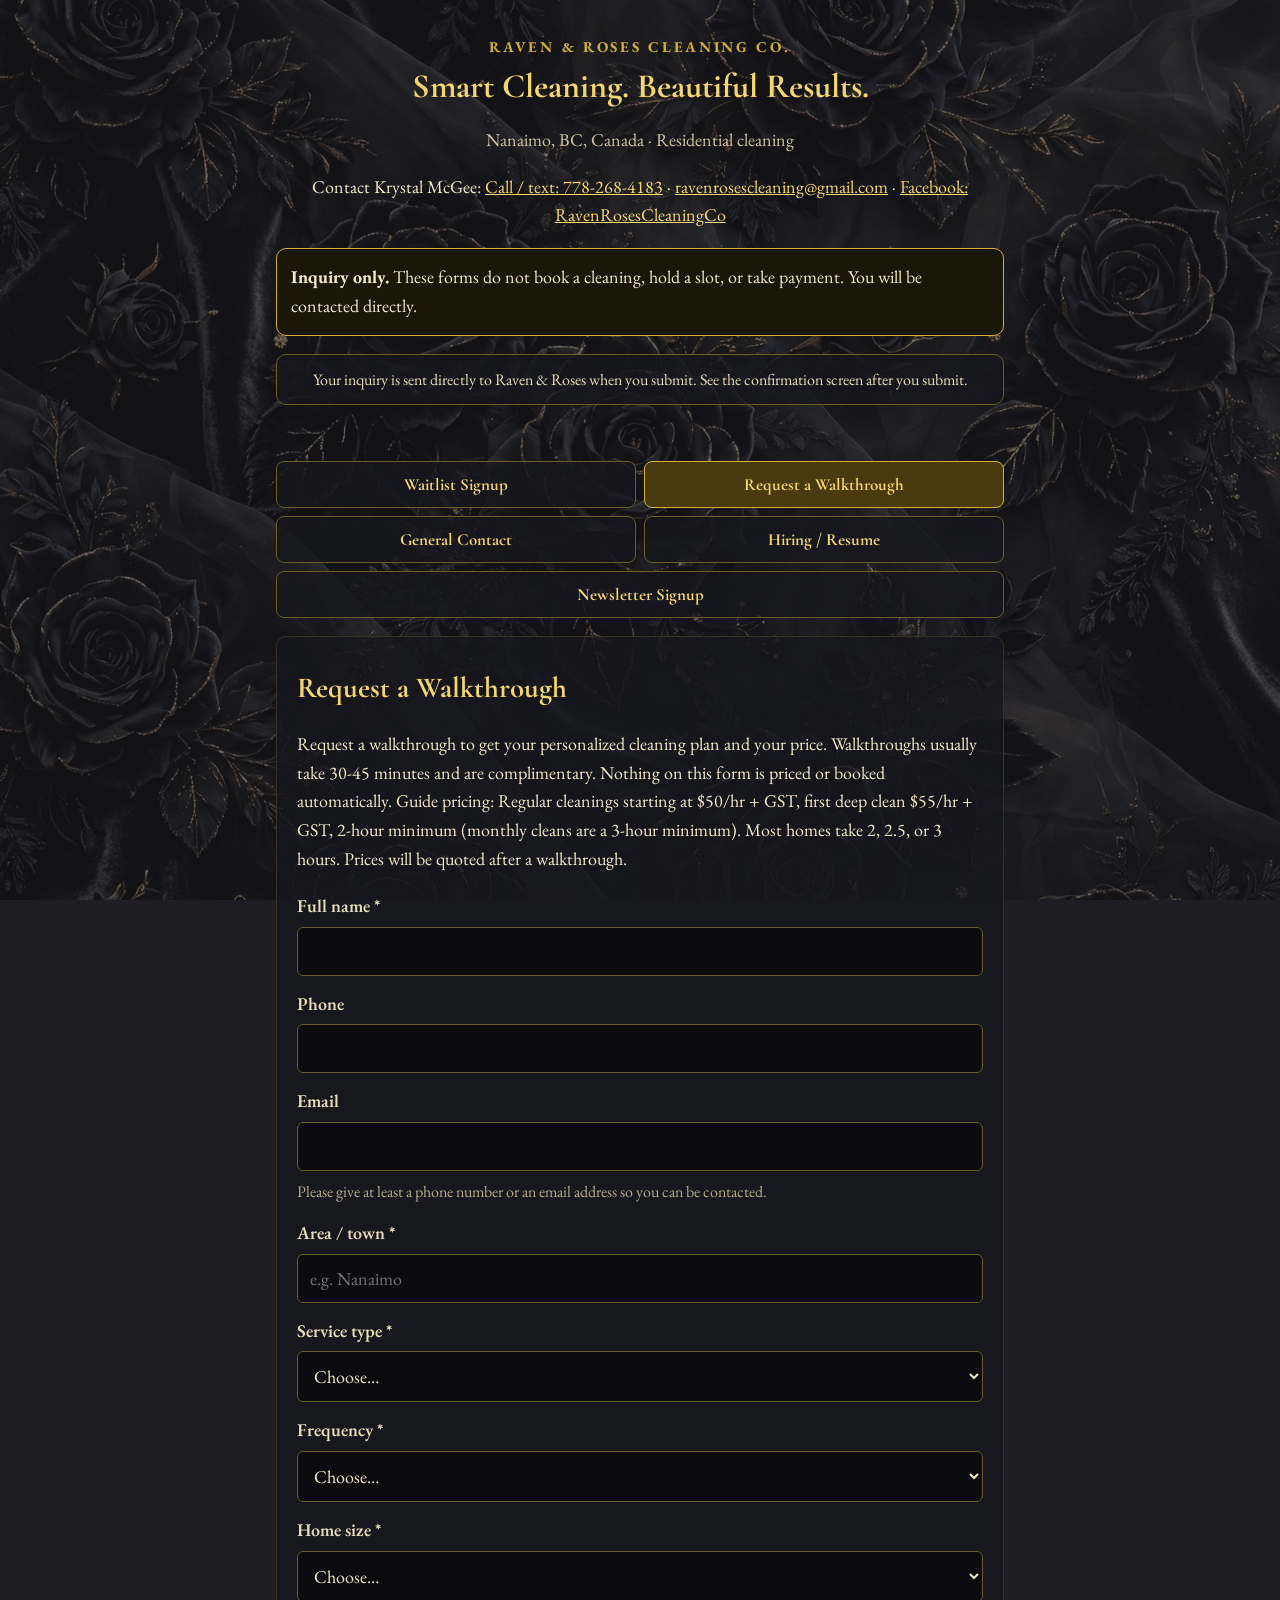
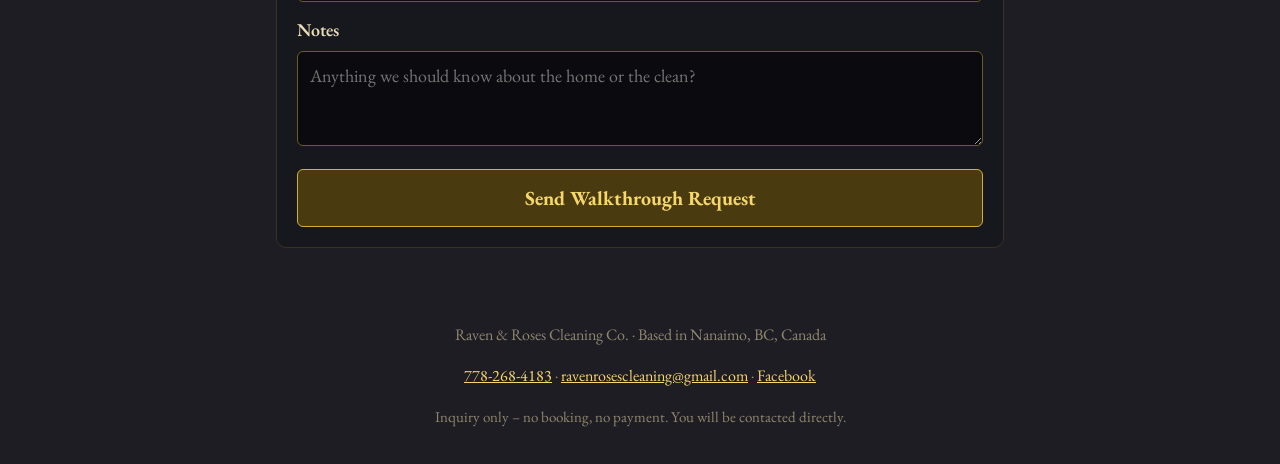
<file: forms-app/index.html>
<!DOCTYPE html>
<html lang="en">
<head>
<meta charset="utf-8">
<meta name="viewport" content="width=device-width, initial-scale=1">
<title>Raven &amp; Roses Cleaning Co. — Forms | Nanaimo, BC</title>
<link href="https://fonts.googleapis.com/css2?family=Cormorant+Garamond:wght@400;500;600;700&family=EB+Garamond:wght@400;500;600;700&display=swap" rel="stylesheet">
<link rel="stylesheet" href="style.css">
</head>
<body>
<header>
    <p class="kicker">RAVEN &amp; ROSES CLEANING CO.</p>
    <h1>Smart Cleaning. Beautiful Results.</h1>
    <p class="sub">Nanaimo, BC, Canada &middot; Residential cleaning</p>
    <p class="contact-links">Contact Krystal McGee:
      <a href="tel:+17782684183">Call / text: 778-268-4183</a> &middot;
      <a href="mailto:ravenrosescleaning@gmail.com">ravenrosescleaning@gmail.com</a> &middot;
      <a href="https://facebook.com/RavenRosesCleaningCo">Facebook: RavenRosesCleaningCo</a>
    </p>
    <p class="inquiry-banner"><strong>Inquiry only.</strong> These forms do not book a cleaning, hold a slot, or take payment. You will be contacted directly.</p>
    <p class="prototype-note">Your inquiry is sent directly to Raven &amp; Roses when you submit. See the confirmation screen after you submit.</p>
  </header>

  <main>
    <nav class="tabs" aria-label="Choose a form">
      <!-- Waitlist tab — public from Sat Nov 7, 2026 (opened early, was planned Mon Nov 9) -->
      <button type="button" class="tab" data-form="waitlist">Waitlist Signup</button>
      <button type="button" class="tab active" data-form="quote">Request a Walkthrough</button>
      <button type="button" class="tab" data-form="contact">General Contact</button>
      <button type="button" class="tab" data-form="hiring">Hiring / Resume</button>
      <button type="button" class="tab" data-form="newsletter">Newsletter Signup</button>
    </nav>


    <!-- 2. QUOTE -->
    <section class="panel form-panel" id="panel-quote">
      <h2>Request a Walkthrough</h2>
      <p>Request a walkthrough to get your personalized cleaning plan and your price. Walkthroughs usually take 30-45 minutes and are complimentary. Nothing on this form is priced or booked automatically. Guide pricing: Regular cleanings starting at $50/hr + GST, first deep clean $55/hr + GST, 2-hour minimum (monthly cleans are a 3-hour minimum). Most homes take 2, 2.5, or 3 hours. Prices will be quoted after a walkthrough.</p>
      <form id="form-quote" novalidate>
        <label>Full name * <input name="name" type="text" required autocomplete="name"></label>
        <label>Phone <input name="phone" type="tel" autocomplete="tel"></label>
        <label>Email <input name="email" type="email" autocomplete="email"></label>
        <p class="hint">Please give at least a phone number or an email address so you can be contacted.</p>
        <label>Area / town * <input name="area" type="text" required placeholder="e.g. Nanaimo"></label>
        <label>Service type *
          <select name="service" required>
            <option value="">Choose…</option>
            <option>Maintenance</option>
            <option>Deep clean</option>
            <option>Move in-out</option>
          </select>
        </label>
        <label>Frequency *
          <select name="frequency" required>
            <option value="">Choose…</option>
            <option>Weekly</option>
            <option>Biweekly</option>
            <option>2 times a month</option>
            <option>Monthly</option>
            <option>One-off</option>
          </select>
        </label>
        <label>Home size *
          <select name="size" required>
            <option value="">Choose…</option>
            <option>1 bed / 1 bath</option>
            <option>2 bed / 1 bath</option>
            <option>2 bed / 2 bath</option>
            <option>3 bed / 2 bath</option>
            <option>3 bed / 2+ bath</option>
            <option>4 bed / 2 bath</option>
            <option>4 bed / 3 bath</option>
            <option>5+ bed</option>
          </select>
        </label>
        <label>Notes <textarea name="notes" rows="3" placeholder="Anything we should know about the home or the clean?"></textarea></label>
        <button type="submit" class="primary">Send Walkthrough Request</button>
      </form>
    </section>

    <!-- 3. CONTACT -->
    <section class="panel form-panel" id="panel-contact" hidden>
      <h2>General Contact</h2>
      <p>Have a question, comment, or suggestion? We'd love to hear from you.</p>
      <form id="form-contact" novalidate>
        <label>Full name * <input name="name" type="text" required autocomplete="name"></label>
        <label>Email <input name="email" type="email" autocomplete="email"></label>
        <label>Phone (optional) <input name="phone" type="tel" autocomplete="tel"></label>
        <p class="hint">Please give at least a phone number or an email address so you can be contacted.</p>
        <label>Subject * <input name="subject" type="text" required></label>
        <label>Message * <textarea name="message" rows="4" required></textarea></label>
        <button type="submit" class="primary">Send Message</button>
      </form>
    </section>

    <!-- 4. HIRING -->
    <section class="panel form-panel" id="panel-hiring" hidden>
      <h2>Join Our Cleaning Team</h2>
      <p>Part-time, Tuesday to Friday. <strong>Please email your resume to ravenrosescleaning@gmail.com after submitting this form</strong> – a resume is required, and this prototype form does not upload files. No resume was uploaded by submitting this form.</p>
      <form id="form-hiring" novalidate>
        <label>Full name * <input name="name" type="text" required autocomplete="name"></label>
        <label>Phone <input name="phone" type="tel" autocomplete="tel"></label>
        <label>Email <input name="email" type="email" autocomplete="email"></label>
        <p class="hint">Please give at least a phone number or an email address so you can be contacted.</p>
        <label>Availability (Tue–Fri, shifts) * <input name="availability" type="text" required placeholder="e.g. Tue-Fri, mornings"></label>
        <label>Own vehicle? *
          <select name="vehicle" required>
            <option value="">Choose…</option>
            <option>Yes</option>
            <option>No</option>
          </select>
        </label>
        <label>Comfortable around cats and dogs? *
          <select name="pets" required>
            <option value="">Choose…</option>
            <option>Yes</option>
            <option>No</option>
          </select>
        </label>
        <label>Brief experience note <textarea name="experience" rows="3" placeholder="Brief note about your cleaning experience"></textarea></label>
        <button type="submit" class="primary">Send Hiring Inquiry</button>
      </form>
    </section>

    <!-- 5. NEWSLETTER -->
    <section class="panel form-panel" id="panel-newsletter" hidden>
      <h2>Newsletter Signup</h2>
      <p>Opt-in only. Only people who sign up here will be emailed, and you can unsubscribe at any time. This form does NOT send a newsletter by itself – it only records your opt-in.</p>
      <form id="form-newsletter" novalidate>
        <label>Full name * <input name="name" type="text" required autocomplete="name"></label>
        <label>Email * <input name="email" type="email" required autocomplete="email"></label>
        <label>Phone (optional) <input name="phone" type="tel" autocomplete="tel"></label>
        <label class="checkbox-label"><input name="optin" type="checkbox" required> Yes, I want Raven &amp; Roses updates by email *</label>
        <button type="submit" class="primary">Sign Up for Updates</button>
      </form>
    </section>

    <!-- Confirmation -->
    <section class="panel" id="confirmation" hidden aria-live="polite">
      <h2>Thank you</h2>
      <p><strong>Thank you – this is an inquiry only. You will be contacted directly.</strong></p>
      <p id="send-status" aria-live="polite"></p>
      <h3>Your inquiry summary</h3>
      <div id="summary"></div>
      <p><a id="email-instead" class="button-link" href="mailto:ravenrosescleaning@gmail.com">Email this inquiry instead</a> – this opens your email app with the details above pre-filled, so you can send a real inquiry to ravenrosescleaning@gmail.com right now if you wish.</p>
      <p id="resume-reminder" hidden><strong>Hiring reminder:</strong> please also email your resume to <a href="mailto:ravenrosescleaning@gmail.com">ravenrosescleaning@gmail.com</a>. No resume was uploaded by this form.</p>
      <button type="button" id="back-to-forms">Back to forms</button>
    </section>
  </main>

  <footer>
    <p>Raven &amp; Roses Cleaning Co. &middot; Based in Nanaimo, BC, Canada</p>
    <p><a href="tel:+17782684183">778-268-4183</a> &middot; <a href="mailto:ravenrosescleaning@gmail.com">ravenrosescleaning@gmail.com</a> &middot; <a href="https://facebook.com/RavenRosesCleaningCo">Facebook</a></p>
    <p class="small">Inquiry only – no booking, no payment. You will be contacted directly.</p>
  </footer>
  <script src="app.js"></script>
</body>
</html>
</file>
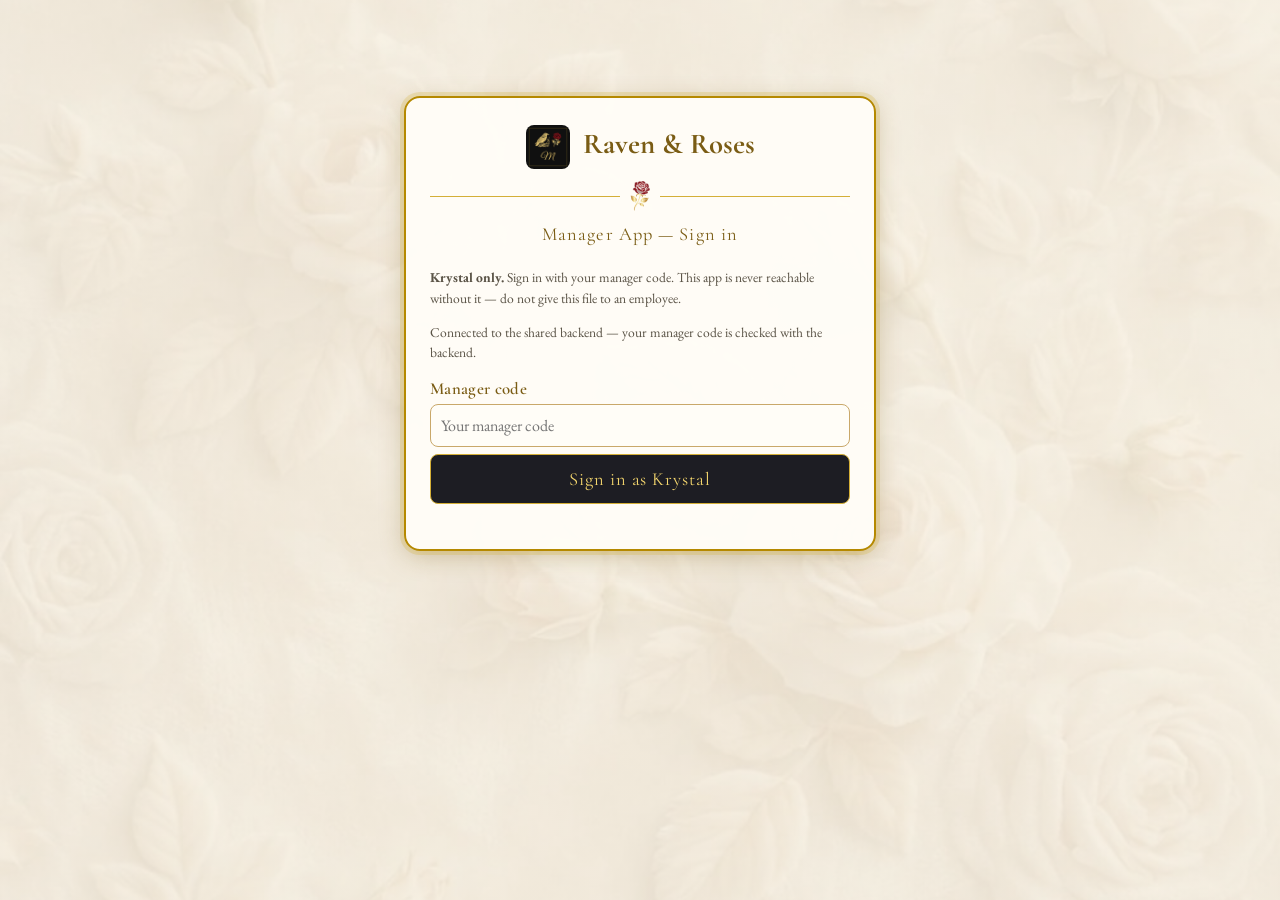
<file: manager-app/index.html>
<!DOCTYPE html>
<html lang="en">
<head>
<meta charset="utf-8">
<meta name="viewport" content="width=device-width, initial-scale=1">
<meta name="mobile-web-app-capable" content="yes">
<meta name="apple-mobile-web-app-capable" content="yes">
<meta name="apple-mobile-web-app-title" content="Raven &amp; Roses">
<meta name="theme-color" content="#f7f1e3">
<link rel="manifest" href="manifest.json">
<link rel="icon" type="image/png" href="/icon-192.png">
<link rel="apple-touch-icon" href="/icon-manager-192.png">
<link href="https://fonts.googleapis.com/css2?family=Cormorant+Garamond:wght@500;600;700&family=EB+Garamond:wght@400;500;600&display=swap" rel="stylesheet">

<title>Raven &amp; Roses — Manager App (Krystal only)</title>
<style>
  body{font-family:"EB Garamond",Georgia,serif;max-width:760px;margin:0 auto;padding:16px;line-height:1.5;background:#f7f1e3;color:#221f1a}
  body::before{content:"";position:fixed;inset:0;background-image:url('../cream-velvet-roses.jpg');background-size:cover;background-position:center;background-repeat:no-repeat;opacity:.5;pointer-events:none;z-index:0}
  #appContent{position:relative;z-index:1}
  h1{font-family:"Cormorant Garamond",serif;font-size:1.6rem;color:#7a5c14;border-bottom:2px solid #d4af37;padding-bottom:.2em}
  h2{font-family:"Cormorant Garamond",serif;font-size:1.25rem;margin-top:1.5em;color:#7a5c14}
  label{display:block;margin:.6em 0 .2em;font-weight:600}
  input,select,button,textarea{font-family:inherit;font-size:1rem;padding:.6em;width:100%;box-sizing:border-box;background:#fffdf7;border:1px solid #c9a86a;border-radius:8px;color:#221f1a}
  button{margin:.4em 0;background:#1d1d23;color:#f5d76e;border:1px solid #d4af37;border-radius:8px;cursor:pointer}
  button.secondary{background:#f3e9c8;color:#221f1a;border:1px solid #b58900}
  button:disabled{opacity:.5}
  .row{display:grid;grid-template-columns:1fr 1fr;gap:12px}
  .card{border:1px solid #c9a86a;border-radius:12px;padding:12px;margin:12px 0;background:rgba(255,253,247,.94);box-shadow:0 1px 4px rgba(122,92,20,.12)}
  .small{font-size:.85rem;color:#5a5346} .ok{color:#1a7a2e;font-weight:700}
  table{width:100%;border-collapse:collapse;font-size:.9rem} td,th{border-bottom:1px solid #ddd2b8;padding:.4em;text-align:left}
  pre{white-space:pre-wrap;background:#f3e9c8;padding:12px;border-radius:8px}
  button.approve{background:#1a7a2e} button.decline{background:#b00020}
  button.smallbtn{width:auto;padding:.5em 1em;margin:.25em .25em .25em 0}
  .sig-canvas{width:100%;height:180px;background:#fffdf7;border:1px solid #c9a86a;border-radius:8px;touch-action:none;display:block}
  .card.pending{border:2px solid #b58900;background:#fffdf0}
  .card.approved{border-color:#1a7a2e} .card.declined{opacity:.8}
  .emp-row{border:1px solid #c9a86a;border-radius:10px;padding:10px;margin:10px 0;background:rgba(255,253,247,.94)}
  .emp-row.revoked{opacity:.75;background:#efe8d6}
  .emp-row input,.emp-row select{margin:.3em 0}
  .revoke{background:#b00020} .restore{background:#1a7a2e}
  details{margin:.4em 0} details summary{cursor:pointer;font-weight:600}
  /* Work schedule calendar (Krystal, 2026-11-08): month view to set shifts. */
  .cal-nav{display:flex;align-items:center;gap:8px;margin:.5em 0}
  .cal-nav button{width:auto;flex:0 0 auto;padding:.5em 1em}
  .cal-nav h3{flex:1;text-align:center;margin:0;font-family:"Cormorant Garamond",serif;color:#7a5c14;font-size:1.05rem}
  .cal-grid{display:grid;grid-template-columns:repeat(7,1fr);gap:4px}
  .cal-dow{text-align:center;font-weight:700;font-size:.8rem;color:#5a5346;padding:.2em 0}
  .cal-day{min-height:52px;border:1px solid #c9a86a;border-radius:8px;background:#fffdf7;padding:.25em .2em;text-align:center;cursor:pointer;font-size:.85rem;color:#221f1a}
  .cal-day .cal-num{font-weight:700;display:block}
  .cal-day .cal-shift{font-size:.62rem;line-height:1.25;color:#7a5c14;display:block}
  .cal-day.offday{background:#efe8d6;color:#8a8172}
  .cal-day.shift{background:#f7e9b8;border-color:#b58900}
  .cal-day.today{outline:2px solid #b58900;outline-offset:1px}
  .cal-day.blank{border:none;background:transparent;cursor:default}
  .cal-detail{border:1px solid #1a7a2e;border-radius:10px;padding:10px;margin:10px 0;background:#f0f8f0}
  .cal-detail h3{margin:.2em 0;font-family:"Cormorant Garamond",serif;color:#7a5c14}
  .cal-detail button{width:auto;padding:.4em 1em}
  .cal-pick{display:block;width:100%;text-align:left;background:#f3e9c8;border:1px solid #c9a86a;border-radius:8px;padding:.7em;margin:.3em 0;color:#221f1a}
  .cal-pick.on{background:#1d1d23;color:#f5d76e;border-color:#d4af37}
  #loginOverlay{position:fixed;inset:0;background:linear-gradient(rgba(247,241,227,.72),rgba(247,241,227,.72)),url('../cream-velvet-roses.jpg') center/cover fixed;z-index:9999;padding:24px;overflow:auto}
  #loginOverlay .login-box{max-width:420px;margin:8vh auto 0;border:2px solid #b58900;border-radius:16px;padding:24px;background:rgba(255,253,247,.97);box-shadow:0 0 0 4px rgba(212,175,55,.25),0 6px 24px rgba(122,92,20,.3)}
  #loginOverlay h1{border-bottom:0;text-align:center;font-size:1.8rem;margin-bottom:.1em}
  .login-divider{display:flex;align-items:center;gap:10px;color:#b58900;margin:6px 0 10px}
  .login-divider::before,.login-divider::after{content:"";flex:1;height:1px;background:#d4af37}
  .login-sub{font-family:"Cormorant Garamond",serif;font-size:1.15rem;color:#7a5c14;text-align:center;letter-spacing:.06em;margin:0 0 1em}
  #loginOverlay label{font-family:"Cormorant Garamond",serif;font-size:1.05rem;color:#7a5c14;letter-spacing:.02em}
  #loginOverlay input:focus{outline:none;border-color:#b58900;box-shadow:0 0 0 3px rgba(212,175,55,.3)}
  #loginOverlay button{font-family:"Cormorant Garamond",serif;font-size:1.15rem;letter-spacing:.05em;padding:.7em}
  #backendBanner{border:2px solid #b58900;background:#fffdf0;border-radius:10px;padding:10px;margin:12px 0}
  #backendBanner.connected{border-color:#1a7a2e;background:#f0f8f0}
  #watermark{position:fixed;left:50%;top:50%;transform:translate(-50%,-50%) rotate(-28deg);transform-origin:center;z-index:9998;pointer-events:none;white-space:nowrap;font-size:1.6rem;font-weight:700;color:#1d1d23;opacity:.05;letter-spacing:.05em}
  body.app-hidden #appContent{filter:blur(10px)}
</style>
</head>
<body>
<div id="watermark" aria-hidden="true"></div>
<div id="loginOverlay">
  <div class="login-box">
    <h1 style="margin-top:0"><img src="/icon-manager-192.png" alt="" style="height:44px;width:44px;vertical-align:middle;border-radius:8px;margin-right:6px"> Raven &amp; Roses</h1>
    <div class="login-divider"><img src="/rose-red.png" alt="" style="height:30px"></div>
    <p class="login-sub">Manager App — Sign in</p>
    <p class="small"><strong>Krystal only.</strong> Sign in with your manager code. This
    app is never reachable without it — do not give this file to an employee.</p>
    <p id="loginBackendNote" class="small"></p>
    <label for="loginCode">Manager code</label>
    <input id="loginCode" type="password" inputmode="numeric" autocomplete="off" placeholder="Your manager code">
    <button id="loginBtn">Sign in as Krystal</button>
    <p id="loginError" class="small" style="color:#b00020;font-weight:700"></p>
    <div id="reviewModeBox" style="display:none">
      <hr>
      <p class="small"><strong>Review mode (no shared backend yet).</strong> The backend
      is not connected, so there is no manager code to check against. Review
      mode lets Krystal look through the app — everything saves on this
      phone only, and nothing syncs. Set the manager code once the backend
      is connected; after that, this app opens with the code only.</p>
      <button id="reviewBtn" class="secondary">Continue in review mode</button>
    </div>
  </div>
</div>
<div id="appContent">
<h1><img src="/icon-manager-192.png" alt="" style="height:40px;width:40px;vertical-align:middle;border-radius:8px;margin-right:6px"> Raven &amp; Roses — Manager</h1>
<p class="small"><strong>Krystal only — do not give this file to an employee.</strong> No GPS, no payroll calculation in this app — hours only, for now.</p>
<div id="backendBanner"></div>
<button id="signOutBtn" class="secondary" style="width:auto;padding:.4em 1em">Sign out</button>
<div id="sectionNav" style="position:sticky;top:0;z-index:200;background:#111;color:#fff;padding:10px 12px;border-radius:0 0 10px 10px;margin:12px 0">
<label for="sectionJump" style="color:#fff;margin:0 0 .2em">Go to section:</label>
<select id="sectionJump" onchange="jumpToSection(this)" style="margin-top:.3em">
<option value="">— Pick a section —</option>
<option>How entries get here</option>
<option>Employees — codes, rates &amp; access (Krystal only)</option>
<option>Work schedules — set shifts (Krystal only)</option>
<option>Pay settings (Krystal only)</option>
<option>Day total</option>
<option>Weekly view</option>
<option>Today’s entries</option>
<option>Low supplies — roll-up for today</option>
<option>Time adjustments — approve / decline</option>
<option>Approved / declined history</option>
<option>Mileage — for this date</option>
<option>Mileage submissions</option>
<option>Time off / sick requests — approve / decline (Krystal only)</option>
<option>Employee onboarding checklist — Krystal only (NO SIN in this app)</option>
<option>House instructions — edit (Krystal only)</option>
<option>This Month’s Focus — set the monthly tasks (Krystal only)</option>
<option>What to use — Supplies Guide — edit (Krystal only)</option>
<option>Export &amp; day summary</option>
<option>Your signature (Krystal only)</option>
<option>Show all sections</option>
</select>
</div>

<div id="sectionStartMsg" class="card"><p class="small">Pick a section above to begin. You will see just that section — or pick Show all sections to see everything.</p></div>

<section class="mgr-section" data-section="entries">
<div class="card">
  <h2>How entries get here</h2>
  <p class="small">When your employee clocks in, adds mileage, or sends a note in their app, it shows up here on its own. You don't have to type anything in or move anything over. Pick a date and an employee below, then tap Refresh to see their entries for that day.</p>
  <label for="viewDate">Date to view</label>
  <input id="viewDate" type="date">
  <label for="empFilter">Employee</label>
  <select id="empFilter"><option value="">All employees</option></select>
  <button id="refreshBtn" class="secondary">Refresh</button>
</div>

</section>

<section class="mgr-section" data-section="employees">
<div class="card" id="employeesCard">
  <h2>Employees — codes, rates &amp; access (Krystal only)</h2>
  <p class="small">Each employee signs into their app with their name and their own personal
  code. Set the code here — tell it to them in person, never in a group
  chat or email thread. A code is blank until you set it; an employee
  with no code cannot sign in at all.</p>
  <p class="small"><strong>Revoking cuts off app access only.</strong> If you revoke
  someone, they cannot get into the app at all — even with the app still
  on their phone. Revoking <strong>never</strong> cuts off their own
  signed contract / information package: you give each employee their
  own paper copy AND their own digital copy (PDF) at signing, separately
  — never app-only. They always keep that, whatever happens to app access.</p>
  <label for="empPick">Employee</label>
  <select id="empPick"></select>
  <div id="employeeList"></div>
  <h3 style="font-size:1rem">Add a new employee</h3>
  <p class="small">Only add someone once they are hired. Do not add interviewees.</p>
  <label for="empNewName">Name</label>
  <input id="empNewName" placeholder="First and last name">
  <label for="empNewRole">Role</label>
  <select id="empNewRole">
    <option value="Employee">Employee</option>
    <option value="Manager">Manager</option>
  </select>
  <label for="empNewRate">Hourly rate ($)</label>
  <select id="empNewRate">
    <option value="20">Training — $20/hr</option>
    <option value="23" selected>Starting — $23/hr</option>
    <option value="24">After 3-month probation — $24/hr</option>
    <option value="24.5">$24.50/hr</option>
    <option value="25">$25/hr</option>
    <option value="25.5">$25.50/hr</option>
    <option value="26">Cap — $26/hr</option>
  </select>
  <label for="empNewCode">First-time code (temporary)</label>
  <input id="empNewCode" type="password" autocomplete="off" placeholder="Blank until you set it">
  <button id="empGenCodeBtn" class="secondary" style="width:auto;padding:.4em 1em">Generate a random code</button>
  <p class="small">This is a first-time code only. Tell it to them in person — when they first sign in, the app asks them to create their own 4-digit code.</p>
  <button id="empAddBtn" class="secondary">Add employee</button>
  <p id="empStatus" class="small"></p>
</div>

</section>

<section class="mgr-section" data-section="schedule">
<div class="card" id="scheduleCard">
  <h2>Work schedules — set shifts (Krystal only)</h2>
  <p class="small">Tap a day on the calendar to set a shift for that day: pick the employee, the client, type in the start and end times, and the kind of clean. One shift at a time — no preset times.</p>
  <div id="schedLegend" class="small" style="margin:.4em 0"></div>
  <div class="cal-nav">
    <button id="schedCalPrev" class="secondary" type="button" onclick="schedCalMove(-1)">‹</button>
    <h3 id="schedCalTitle"></h3>
    <button id="schedCalNext" class="secondary" type="button" onclick="schedCalMove(1)">›</button>
  </div>
  <div class="cal-grid" id="schedCalGrid"></div>
  <div id="schedCalDetail" class="cal-detail" style="display:none"></div>
  <p class="small" id="schedCalEmpty" style="display:none">No shifts set yet — set them by tapping a day.</p>
  <button id="schedSaveBtn" class="secondary">Save schedule</button>
  <p id="schedStatus" class="small"></p>
</div>

</section>

<section class="mgr-section" data-section="pay">
<div class="card">
  <h2>Pay settings (Krystal only)</h2>
  <p class="small">Employee rates come from the rate saved when they clocked out, or from the rate you set here per employee. Mileage pay needs a CRA rate — enter the current CRA rate here, do not guess it. If it is blank, mileage shows kilometres only, no dollars.</p>
  <label for="craInput">CRA mileage rate ($ per km, Krystal to confirm)</label>
  <input id="craInput" type="number" step="0.01" min="0" placeholder="e.g. leave blank until confirmed">
  <button id="craSaveBtn" class="secondary">Save CRA rate</button>
  <label for="rateEmp">Set rate for employee</label>
  <select id="rateEmp"></select>
  <label for="rateEmpOther">Or type an employee first name (for a new hire who hasn’t clocked in yet)</label>
  <input id="rateEmpOther" placeholder="e.g. Alex">
  <label for="rateVal">Hourly rate ($)</label>
  <select id="rateVal">
    <option value="20">Training — $20/hr</option>
    <option value="23" selected>Starting — $23/hr</option>
    <option value="24">After 3-month probation — $24/hr</option>
    <option value="24.5">$24.50/hr</option>
    <option value="25">$25/hr</option>
    <option value="25.5">$25.50/hr</option>
    <option value="26">Cap — $26/hr</option>
  </select>
  <button id="rateSaveBtn" class="secondary">Save employee rate</button>
  <p id="rateStatus" class="small"></p>
</div>

</section>

<section class="mgr-section" data-section="daytotal">
<h2>Day total</h2>
<p id="dayTotal" class="small"></p>

</section>

<section class="mgr-section" data-section="weekly">
<h2>Weekly view</h2>
<div class="card">
  <p class="small">Pick a week (Monday–Sunday). Hours and pay estimates are per employee for that week, plus mileage for the week. Pay is an estimate only — the payroll calculator is the pay authority, and final pay is confirmed by Krystal.</p>
  <label for="weekPick">Week starting (Monday)</label>
  <input id="weekPick" type="date">
  <button id="weekBtn" class="secondary">Show this week</button>
  <div id="weekView"></div>
  <p id="weekTotals" class="small"></p>
</div>

</section>

<section class="mgr-section" data-section="today">
<h2>Today’s entries</h2>
<div id="entries"></div>

</section>

<section class="mgr-section" data-section="lowsupplies">
<h2>Low supplies — roll-up for today</h2>
<div id="lowRollup"></div>

</section>

<section class="mgr-section" data-section="adjustments">
<h2>Time adjustments — approve / decline</h2>
<p class="small">Pending requests do <strong>not</strong> count in totals until you approve them. Approving replaces the original times. Declining leaves the original times untouched.</p>
<div id="pending"></div>

</section>

<section class="mgr-section" data-section="adjhistory">
<h2>Approved / declined history</h2>
<div id="history"></div>


</section>

<section class="mgr-section" data-section="mileage">
<h2>Mileage — for this date</h2>
<div id="mileageView"></div>
<p id="mileageTotals" class="small"></p>

</section>

<section class="mgr-section" data-section="milesubs">
<h2>Mileage submissions</h2>
<div class="card">
  <p class="small">Months employees have submitted, per employee. Km only — the CRA rate is applied by Krystal in payroll. Mileage is submitted on the last day of the month and paid out on the 5th.</p>
  <div id="mileSubView"></div>
</div>


</section>

<section class="mgr-section" data-section="timeoff">
<h2>Time off / sick requests — approve / decline (Krystal only)</h2>
<div id="timeOffMgr"></div>

</section>

<section class="mgr-section" data-section="onboarding">
<h2>Employee onboarding checklist — Krystal only (NO SIN in this app)</h2>
<p class="small">Pay method: <strong>e-transfer, morning of payday</strong> (Krystal, 2026-11-03). Krystal keeps a copy of the employee’s information herself, separately — that copy is NOT stored in this app, and a SIN is NEVER entered here. In the backend version, a SIN will be held in an encrypted, masked vault for T4 filing only (see payroll file note) — in this draft, the SIN vault is NOT built, so do not type a SIN anywhere in these draft files.</p>
<label for="obEmp">Employee (first name)</label>
<input id="obEmp" placeholder="e.g. Alex">
<div id="obChecks"></div>
<p class="small">Checklist items: Federal TD1 received · BC TD1 received · E-transfer info received (pay morning of payday) · Criminal record check received / clean, before solo work · Training completed · Probation start date recorded · Review dates recorded (3-month, then every 6 months) · Employee information copy kept by Krystal (separately, not in app) · SIN vault status: NOT in draft — backend only, masked, filing only.</p>
<button id="obSaveBtn" class="secondary">Save onboarding checklist</button>
<p id="obStatus" class="small"></p>

</section>

<section class="mgr-section" data-section="house">
<h2>House instructions — edit (Krystal only)</h2>
<p class="small">Add what gets done at each house, plus special instructions. The employee sees this read-only in their app, by first name only. Do not put anything here you would not want the cleaner for that house to see.</p>
<label for="hiName">Client first name</label>
<input id="hiName" placeholder="e.g. Maria">
<label for="hiTasks">What gets done at this house</label>
<textarea id="hiTasks" rows="5" placeholder="e.g. Kitchen, bathrooms, floors, dusting… — write it as you want them to see it"></textarea>
<label for="hiSpecial">Special instructions</label>
<textarea id="hiSpecial" rows="4" placeholder="e.g. Dog in backyard, key under mat, no bleach on…"></textarea>
<label for="hiCodes">House codes — lock / alarm / key codes</label>
<textarea id="hiCodes" rows="3" placeholder="e.g. Front door code 1234, alarm 5678 — write each code on its own line. Blurred in the employee app until they tap it at the door."></textarea>
<button id="hiSaveBtn">Save house instructions</button>
<p id="hiStatus" class="small"></p>
<div id="hiList"></div>

</section>

<section class="mgr-section" data-section="focus">
<h2>This Month&rsquo;s Focus — set the monthly tasks (Krystal only)</h2>
<div class="card">
  <p class="small"><strong>TO-DO in every house for a whole month, then it rotates</strong> &mdash; not a check or inspection. Set 1&ndash;2 tasks for the month (sometimes more, depending on the task and the season). They last the whole month so every house gets done properly, then next month you set the next task(s) here and it rotates. The employee sees these in their app under &ldquo;This Month&rsquo;s Focus&rdquo; and ticks each one off per house.</p>
  <p class="small"><strong>How they get the update:</strong> this list is saved here. It shows up in their app when you save here, with no separate message needed.</p>
  <label for="mfMonth">Month these tasks apply to</label>
  <input id="mfMonth" placeholder="e.g. November 2026">
  <label for="mfNote">Note to the employee (optional)</label>
  <input id="mfNote" placeholder="e.g. Do these in every house this month">
  <div id="mfTaskList"></div>
  <label for="mfTitle">New task — what to do</label>
  <input id="mfTitle" placeholder="e.g. Clean the vents">
  <label for="mfDetail">New task — detail (what exactly, in every house)</label>
  <textarea id="mfDetail" rows="3" placeholder="e.g. Wipe down every vent cover and vacuum inside / around the vents"></textarea>
  <button id="mfAddBtn" class="secondary">Add this task to this month</button>
  <p id="mfStatus" class="small"></p>
  <label for="mfRotation">Rotation — what comes next (one per line, Krystal&rsquo;s list, not final until you set it)</label>
  <textarea id="mfRotation" rows="4" placeholder="e.g. December — Wipe down baseboards in every house"></textarea>
  <button id="mfSaveBtn">Save Monthly Focus (month, tasks &amp; rotation)</button>
  <p class="small">Starter examples are loaded the first time only, clearly marked EXAMPLE &mdash; replace them with your real tasks. Examples: &ldquo;Clean the vents&rdquo; and &ldquo;Vacuum under furniture&rdquo;.</p>
  <h3 style="font-size:1rem">Tick-offs this month (per house)</h3>
  <div id="mfDoneList"></div>
</div>

</section>

<section class="mgr-section" data-section="guide">
<h2>What to use — Supplies Guide — edit (Krystal only)</h2>
<div class="card" id="guideMgrCard">
  <p class="small"><strong>The employee sees this in their app as &ldquo;What to use — Supplies Guide&rdquo;, by the cleaning supplies.</strong> It is <strong>completely separate</strong> from House instructions above — house instructions say what to <em>do</em> in a specific house / room; this guide says what <em>supply to use</em> for an item / dirt, and how. Each item is clickable in their app: tap it and it shows a list of what it is good for, how to use it, and the notes — including the notes from the bottle / lid, so they do not have to go find the bottle to read it. They can open a room and search inside that room, or use the search bar at the top of the guide to search anything.</p>
  <p class="small"><strong>How they get the update:</strong> this guide is saved here. It shows up in their app when you save here.</p>
  <p class="small">Starter examples are loaded the first time only, clearly marked EXAMPLE &mdash; replace them with your real supplies, uses and label notes. Bar Keepers Friend is listed only if you confirm it is in the standard kit.</p>
  <label for="guideRoomSel">Room to add an item to</label>
  <select id="guideRoomSel"></select>
  <label for="guideNewRoom">Or add a new room</label>
  <input id="guideNewRoom" placeholder="e.g. Laundry Room">
  <button id="guideAddRoomBtn" class="secondary">Add this room</button>
  <label for="guideItemName">Item — what is being cleaned</label>
  <input id="guideItemName" placeholder="e.g. Stove / cooktop">
  <label for="guideItemSupply">Supply to use (Krystal provides — technicians do not buy supplies)</label>
  <input id="guideItemSupply" placeholder="e.g. Cleaning solutions (bulk)">
  <label for="guideItemGood">Good for — one per line (what dirt / stain it cleans)</label>
  <textarea id="guideItemGood" rows="3" placeholder="e.g. Grease&#10;Cooking splatters"></textarea>
  <label for="guideItemHow">How to use it</label>
  <textarea id="guideItemHow" rows="3" placeholder="e.g. Apply solution, wipe with a cloth, rinse and dry. Wear gloves."></textarea>
  <label for="guideItemNotes">Notes — copy the notes from the bottle / lid here, plus anything they need to know</label>
  <textarea id="guideItemNotes" rows="3" placeholder="e.g. Label notes from the bottle / lid — uses, warnings, what not to use it on. Mark TO CONFIRM if not confirmed yet."></textarea>
  <label for="guideItemTags">Search words — comma separated (so they find it by searching the dirt, stain or item)</label>
  <input id="guideItemTags" placeholder="e.g. stove, grease, hob">
  <button id="guideAddItemBtn" class="secondary">Add / save this item</button>
  <p id="guideStatus" class="small"></p>
  <h3 style="font-size:1rem">All guide items (tap Edit to change one, Remove to delete it)</h3>
  <div id="guideMgrList"></div>
  <h3 style="font-size:1rem">Supplies — what each supply is good for</h3>
  <p class="small">Tap a supply in the employee app to see everything it is good for. Add a supply here, or edit its good-for list / notes.</p>
  <label for="guideSupName">Supply name</label>
  <input id="guideSupName" placeholder="e.g. Cleaning solutions (bulk)">
  <label for="guideSupGood">Good for — one per line</label>
  <textarea id="guideSupGood" rows="3" placeholder="e.g. Grease&#10;Everyday dirt"></textarea>
  <label for="guideSupHow">How to use it</label>
  <textarea id="guideSupHow" rows="3" placeholder="e.g. Use as shown — on a cloth / sponge, wear gloves. Never mix cleaning products."></textarea>
  <label for="guideSupNotes">Notes — copy the notes from the bottle / lid here</label>
  <textarea id="guideSupNotes" rows="3" placeholder="e.g. Label notes from the bottle / lid — uses, warnings."></textarea>
  <button id="guideAddSupBtn" class="secondary">Add / save this supply</button>
  <div id="guideSupList"></div>
  <button id="guideSaveBtn">Save Supplies Guide</button>
  <p id="guideSaveStatus" class="small"></p>
</div>

</section>

<section class="mgr-section" data-section="export">
<h2>Export &amp; day summary</h2>
<button id="copyBtn">Copy day summary as text</button>
<button id="csvBtn" class="secondary">Download day CSV</button>
<button id="jsonBtn" class="secondary">Export day as JSON (for records)</button>
<pre id="summary"></pre>
<button id="clearBtn" class="secondary">Clear test entries on this device</button>
</section>

<section class="mgr-section" data-section="signature">
<div class="card" id="signatureCard">
  <h2>Your signature (Krystal only)</h2>
  <p class="small">Draw your signature once here. It will appear on the agreements new hires sign, so the copy they see already has your signature on it.</p>
  <canvas id="sigCanvas" class="sig-canvas" width="600" height="180"></canvas>
  <p class="small">Draw with your finger or mouse. Tap Clear to start again.</p>
  <button id="sigClearBtn" class="secondary" style="width:auto;padding:.4em 1em">Clear</button>
  <button id="sigSaveBtn" style="width:auto;padding:.4em 1em">Save my signature</button>
  <p id="sigStatus" class="small"></p>
  <p id="sigSavedNote" class="small"></p>
  <div id="sigSavedPreview"></div>
</div>

</section>

</div>
<script>
// ============================================================================
// BACKEND — shared Google Sheet backend (free route, like Raven Forms).
// BACKEND_URL is EMPTY until the Apps Script web app is deployed (see
// backend/BACKEND-SETUP.md). With it empty the app runs in local-only mode:
// everything works exactly as before, data stays on this phone, and a
// banner says so. When it is set, the app syncs to the shared backend.
// ============================================================================
const BACKEND_URL = "https://script.google.com/macros/s/AKfycbxTCdlfxqp-_OhGlyddK5ySbQ1eOtxjBnebzXYfte3Jb9NRMJXjFJm_xMxAbIaYdcFieg/exec"; // <-- PASTE THE BACKEND /exec URL HERE after deployment
const BACKEND_ENABLED = BACKEND_URL !== "";
// Section jump menu — Krystal: no long scrolling to find a section.
// Section picker — Krystal: one section at a time, no long scrolling.
// Picking a section shows ONLY that section; "Show all sections" shows
// everything. On load, no section is shown until one is picked.
function jumpToSection(sel){
  var label = sel.value;
  if(!label){ return; }
  var norm = function(s){ return s.replace(/\u2019/g, "'").replace(/\s+/g, " ").trim(); };
  var want = norm(label);
  var startMsg = $("sectionStartMsg");
  var secs = document.querySelectorAll(".mgr-section");
  if(want === "Show all sections"){
    for(var i=0;i<secs.length;i++){ secs[i].style.display = ""; }
    if(startMsg) startMsg.style.display = "none";
    window.scrollTo({top:0, behavior:"smooth"});
    return;
  }
  var found = false;
  for(var j=0;j<secs.length;j++){
    var h = secs[j].querySelector("h2");
    if(!h){ secs[j].style.display = "none"; continue; }
    var hn = norm(h.textContent);
    if(hn === want || hn.indexOf(want) === 0 || want.indexOf(hn) === 0){
      secs[j].style.display = "";
      found = true;
    } else {
      secs[j].style.display = "none";
    }
  }
  if(startMsg) startMsg.style.display = "none";
  if(found){ window.scrollTo({top:0, behavior:"smooth"}); }
}

const KEY = "ravenTimeCardDemoV1";
const ADJKEY = "ravenTimeCardAdjustmentsV1";
let entries = JSON.parse(localStorage.getItem(KEY) || "[]");
let adjustments = JSON.parse(localStorage.getItem(ADJKEY) || "[]");
const MILEKEY = "ravenMileageV1";
const HOUSEKEY = "ravenHouseInstructionsV1";
let mileage = JSON.parse(localStorage.getItem(MILEKEY) || "[]");
let houseInstructions = JSON.parse(localStorage.getItem(HOUSEKEY) || "{}");
const MONTHLYKEY = "ravenMonthlyFocusV1";
const MONTHLYDONEKEY = "ravenMonthlyDoneV1";
const DEFAULT_MONTHLY = {
  month: "November 2026",
  note: "EXAMPLES ONLY — Krystal to replace with this month's real task(s).",
  tasks: [
    { id: "ex-vents", title: "Clean the vents", detail: "EXAMPLE: Wipe down every vent cover in the house and vacuum inside / around the vents. Do this in every house this month." },
    { id: "ex-under-furniture", title: "Vacuum under furniture", detail: "EXAMPLE: Vacuum under sofas, beds and other large furniture you can safely reach under. Do this in every house this month." }
  ],
  rotation: [
    "December 2026 — Disinfect all touch spots: light switches, door handles, railings",
    "January 2027 — Dust high light fixtures and wipe vents: bathrooms, dining rooms, all air vents high and low",
    "March 2027 — Disinfect all touch spots: light switches, door handles, railings",
    "April 2027 — Dust high light fixtures and wipe vents: bathrooms, dining rooms, all air vents high and low",
    "June 2027 — Disinfect all touch spots: light switches, door handles, railings",
    "July 2027 — Dust high light fixtures and wipe vents: bathrooms, dining rooms, all air vents high and low",
    "September 2027 — Disinfect all touch spots: light switches, door handles, railings",
    "October 2027 — Dust high light fixtures and wipe vents: bathrooms, dining rooms, all air vents high and low"
  ]
};
let monthlyFocus = JSON.parse(localStorage.getItem(MONTHLYKEY) || "null") || JSON.parse(JSON.stringify(DEFAULT_MONTHLY));
let monthlyDone = JSON.parse(localStorage.getItem(MONTHLYDONEKEY) || "[]");
const TIMEOFFKEY = "ravenTimeOffV1";
const ONBOARDKEY = "ravenOnboardV1";
let timeOff = JSON.parse(localStorage.getItem(TIMEOFFKEY) || "[]");
let onboard = JSON.parse(localStorage.getItem(ONBOARDKEY) || "{}");
const RATEKEY = "ravenEmployeeRatesV1";
const CRAKEY = "ravenCraRateV1";
let employeeRates = JSON.parse(localStorage.getItem(RATEKEY) || "{}");
let craRate = parseFloat(localStorage.getItem(CRAKEY) || "");
const $ = id => document.getElementById(id);
const localDate = () => { const d = new Date(); return d.getFullYear() + "-" + String(d.getMonth()+1).padStart(2,"0") + "-" + String(d.getDate()).padStart(2,"0"); };
$("viewDate").value = localDate();
function fmt(t){ return new Date(t).toLocaleTimeString([], {hour:"2-digit", minute:"2-digit"}); }
function hours(a,b){ return ((b-a)/3600000); }
function saveAll(){ localStorage.setItem(GUIDEKEY, JSON.stringify(guide)); localStorage.setItem(MONTHLYKEY, JSON.stringify(monthlyFocus)); localStorage.setItem(MONTHLYDONEKEY, JSON.stringify(monthlyDone)); localStorage.setItem(TIMEOFFKEY, JSON.stringify(timeOff)); localStorage.setItem(ONBOARDKEY, JSON.stringify(onboard)); localStorage.setItem(KEY, JSON.stringify(entries)); localStorage.setItem(ADJKEY, JSON.stringify(adjustments)); localStorage.setItem(MILEKEY, JSON.stringify(mileage)); localStorage.setItem(HOUSEKEY, JSON.stringify(houseInstructions)); localStorage.setItem(RATEKEY, JSON.stringify(employeeRates)); if (!isNaN(craRate)) localStorage.setItem(CRAKEY, String(craRate)); render(); }
function reload(){ guide = JSON.parse(localStorage.getItem(GUIDEKEY) || "null") || JSON.parse(JSON.stringify(DEFAULT_GUIDE)); monthlyFocus = JSON.parse(localStorage.getItem(MONTHLYKEY) || "null") || JSON.parse(JSON.stringify(DEFAULT_MONTHLY)); monthlyDone = JSON.parse(localStorage.getItem(MONTHLYDONEKEY) || "[]"); timeOff = JSON.parse(localStorage.getItem(TIMEOFFKEY) || "[]"); onboard = JSON.parse(localStorage.getItem(ONBOARDKEY) || "{}"); entries = JSON.parse(localStorage.getItem(KEY) || "[]"); adjustments = JSON.parse(localStorage.getItem(ADJKEY) || "[]"); mileage = JSON.parse(localStorage.getItem(MILEKEY) || "[]"); houseInstructions = JSON.parse(localStorage.getItem(HOUSEKEY) || "{}"); employeeRates = JSON.parse(localStorage.getItem(RATEKEY) || "{}"); craRate = parseFloat(localStorage.getItem(CRAKEY) || ""); render(); }

function mgrRate(e){
  if (e.rate != null) return e.rate;
  if (e.name && employeeRates[e.name]) return employeeRates[e.name];
  return 23;
}
function mgrEntryPay(e){
  // Vacation pay is paid on every cheque at 4% (Krystal, 2026-11-03), so pay is always recomputed here:
  // hours pay + $1/hr refill, plus 4% vacation pay on those two, not the old stored pay without vacation.
  const rate = mgrRate(e);
  const base = (e.hours||0) * rate + (e.refilled ? (e.hours||0) * 1 : 0);
  return Math.round((base * 1.04) * 100) / 100;
}


function renderMonthlyFocusMgr(){
  const el = $("mfTaskList"); if (!el) return;
  if (document.activeElement !== $("mfMonth")) $("mfMonth").value = monthlyFocus.month || "";
  if (document.activeElement !== $("mfNote")) $("mfNote").value = monthlyFocus.note || "";
  if (document.activeElement !== $("mfRotation")) $("mfRotation").value = (monthlyFocus.rotation || []).join("\n");
  el.innerHTML = monthlyFocus.tasks.length ? monthlyFocus.tasks.map((t, i) => "<div class='card'><strong>" + t.title + "</strong><br>" + t.detail + "<br><button class='smallbtn secondary' onclick='mfRemoveTask(" + i + ")'>Remove this task</button></div>").join("") : "<p class='small'>No tasks set for this month yet — add one below.</p>";
  const done = monthlyDone.filter(d => d.month === monthlyFocus.month);
  $("mfDoneList").innerHTML = done.length ? "<table><tr><th>House / job</th><th>Task</th><th>Employee</th><th>Date</th></tr>" + done.map(d => "<tr><td>" + d.job + "</td><td>" + ((monthlyFocus.tasks.find(t => t.id === d.taskId) || {}).title || d.taskId) + "</td><td>" + (d.name || "—") + "</td><td>" + (d.date || "—") + "</td></tr>").join("") + "</table>" : "<p class='small'>No houses ticked off yet this month.</p>";
}
window.mfRemoveTask = function(i){ monthlyFocus.tasks.splice(i, 1); saveAll(); renderMonthlyFocusMgr(); };
$("mfAddBtn").onclick = () => {
  const title = $("mfTitle").value.trim(), detail = $("mfDetail").value.trim();
  if (!title || !detail) { alert("Enter both the task and the detail first."); return; }
  monthlyFocus.tasks.push({ id: "mf-" + Date.now(), title, detail });
  $("mfTitle").value = ""; $("mfDetail").value = "";
  $("mfStatus").innerHTML = '<span class="ok">Task added — tap “Save Monthly Focus” below to save the month, tasks &amp; rotation together.</span>';
  renderMonthlyFocusMgr();
};
$("mfSaveBtn").onclick = () => {
  monthlyFocus.month = $("mfMonth").value.trim() || monthlyFocus.month;
  monthlyFocus.note = $("mfNote").value.trim();
  monthlyFocus.rotation = $("mfRotation").value.split("\n").map(s => s.trim()).filter(Boolean);
  saveAll(); renderMonthlyFocusMgr();
  mgrBackendPost({ action: "focusSave", month: monthlyFocus.month, note: monthlyFocus.note,
    tasks: monthlyFocus.tasks, rotation: monthlyFocus.rotation });
  $("mfStatus").innerHTML = '<span class="ok">Monthly Focus saved for ' + monthlyFocus.month + ' — ' + monthlyFocus.tasks.length + ' task(s). The employee sees these in their app; they show up there on their own.</span>';
};

const GUIDEKEY = "ravenSuppliesGuideV1";
// Supplies Guide — "What to use for what". SEPARATE from House instructions:
// House instructions = what to DO in a specific house/room. This guide = what
// SUPPLY to use for a specific item / dirt, and how. Only supplies Krystal
// provides are listed; technicians do NOT buy supplies. Anything not yet
// confirmed by Krystal is marked TO CONFIRM. Stove, fridge, sink, wood and
// the cleaners below are confirmed by Krystal (Nov 8, 2026).
const DEFAULT_GUIDE = {
  "note": "Use only supplies Krystal provides. Items still marked TO CONFIRM need Krystal's say-so before use.",
  "rooms": [
    {
      "id": "kitchen",
      "name": "Kitchen",
      "items": [
        {
          "id": "k-stove",
          "name": "Stove / cooktop",
          "supply": "Bar Keepers Friend Soft Cleanser, Dawn Powerwash, glass razor, Degreaser",
          "goodFor": [
            "Grease",
            "Cooking splatters",
            "Build-up",
            "Everyday cooking dirt"
          ],
          "how": "Use Bar Keepers Friend Soft Cleanser or Dawn Powerwash as Krystal shows you, wipe with a cloth, rinse the cloth and wipe again, then dry. For build-up, use the glass razor as Krystal shows you. Wear gloves. Always polish after BKF — use Windex or vinegar.",
          "notes": "Use caution with the glass razor — use it properly, as Krystal shows you.",
          "tags": "stove cooktop hob grease razor"
        },
        {
          "id": "k-oven",
          "name": "Oven",
          "supply": "Scrub Daddies / sponges",
          "goodFor": [
            "Baked-on food",
            "Grease inside the oven"
          ],
          "how": "Wipe loose crumbs out first. Apply cleaning solution, leave it as Krystal shows you, scrub gently with a sponge, wipe clean with a damp cloth.",
          "notes": "TO CONFIRM WITH KRYSTAL: oven cleaner / solution, and what not to use on oven glass.",
          "tags": "oven baked-on grease"
        },
        {
          "id": "k-fridge",
          "name": "Fridge (outside & shelves)",
          "supply": "Dawn Powerwash or Bar Keepers Friend Soft Cleanser",
          "goodFor": [
            "Food spills",
            "Fingerprints",
            "Sticky marks"
          ],
          "how": "Wipe with Dawn Powerwash or Bar Keepers Friend Soft Cleanser on a cloth, then wipe with a clean damp cloth and dry. Always finish with a polish of Windex or vinegar.",
          "notes": "The fridge always gets a polish of Windex or vinegar after cleaning. Do not use anything strong-smelling inside the fridge unless Krystal says so.",
          "tags": "fridge refrigerator spills"
        },
        {
          "id": "k-sink",
          "name": "Kitchen sink",
          "supply": "Bar Keepers Friend Soft Cleanser, Dawn Powerwash",
          "goodFor": [
            "Water marks",
            "Dull stainless steel",
            "Stains in the sink"
          ],
          "how": "Use Bar Keepers Friend Soft Cleanser or Dawn Powerwash as Krystal shows you, then wipe and dry. Follow the notes on the bottle. Always polish after BKF — use Windex or vinegar.",
          "notes": "Confirmed by Krystal — Bar Keepers Friend and Dawn Powerwash are both good for sinks and stainless steel.",
          "tags": "sink stainless water marks limescale"
        },
        {
          "id": "k-counters",
          "name": "Counters / worktops",
          "supply": "Multi-purpose cleaner, Vim, Dawn Powerwash",
          "goodFor": [
            "Food marks",
            "Sticky spots",
            "Everyday dirt"
          ],
          "how": "Spray / apply on a cloth (not straight onto food areas unless Krystal says so), wipe, then wipe with a clean damp cloth.",
          "notes": "Multi-purpose cleaner is food-friendly — use it in kitchens. Vim can be used as well.",
          "tags": "counters worktops"
        },
        {
          "id": "k-microwave",
          "name": "Microwave",
          "supply": "Multi-purpose cleaner",
          "goodFor": [
            "Food splatters inside",
            "Sticky marks"
          ],
          "how": "Wipe inside with a damp cloth / paper towel and cleaning solution, then dry. Wipe the outside the same way.",
          "notes": "TO CONFIRM WITH KRYSTAL.",
          "tags": "microwave splatters"
        },
        {
          "id": "k-cabinets",
          "name": "Wood cabinets",
          "supply": "Vim, Multi-purpose cleaner, Dawn Powerwash",
          "goodFor": [
            "Dust",
            "Fingerprints",
            "Grease marks"
          ],
          "how": "Clean with Vim, Multi-purpose cleaner or Dawn Powerwash on a cloth, then wipe with a clean damp cloth and dry. Use wood polish with a paper towel on wood cabinets only if looking dull — not every time. Use on furniture only if they request it — never on raw wood.",
          "notes": "Wood polish with a paper towel on wood cabinets only if looking dull — not every time. On furniture only if they request it — never on raw wood.",
          "tags": "wood cabinets polish"
        },
        {
          "id": "k-backsplash",
          "name": "Backsplash",
          "supply": "Multi-purpose cleaner, Vim, Dawn Powerwash",
          "goodFor": [
            "Food marks",
            "Sticky spots",
            "Everyday dirt"
          ],
          "how": "Clean the same way as the counters.",
          "notes": "",
          "tags": "backsplash counters"
        },
        {
          "id": "k-appliances",
          "name": "Counter appliances",
          "supply": "Multi-purpose cleaner",
          "goodFor": [
            "Dust",
            "Fingerprints",
            "Everyday dirt"
          ],
          "how": "Wipe with multi-purpose cleaner on a cloth, then wipe with a clean damp cloth and dry.",
          "notes": "",
          "tags": "appliances counter"
        },
        {
          "id": "k-stonesink",
          "name": "Stone / black sinks",
          "supply": "Vim, Bar Keepers Friend Soft Cleanser",
          "goodFor": [
            "Water marks",
            "Stains",
            "Drains"
          ],
          "how": "Clean with Vim, then use Bar Keepers Friend on drains with the grout brush.",
          "notes": "",
          "tags": "stone black sink drains grout brush"
        }
      ]
    },
    {
      "id": "bathroom",
      "name": "Bathroom",
      "items": [
        {
          "id": "b-toilet",
          "name": "Toilet",
          "supply": "Vim, disinfectant, paper towel",
          "goodFor": [
            "Stains",
            "Limescale",
            "Everyday dirt"
          ],
          "how": "Clean the inside of the toilet with Vim. Clean the toilet and around it with disinfectant. Wear gloves. Rinse / flush and wipe dry where needed. Use Bar Keepers Friend in the bowl if needed.",
          "notes": "Vim is for the inside of the toilet. Disinfectant is for the toilet and around it. Never mix cleaning products.",
          "tags": "toilet stains limescale"
        },
        {
          "id": "b-shower",
          "name": "Shower / bath",
          "supply": "Vim, Dawn Powerwash, Bar Keepers Friend Soft Cleanser, Degreaser",
          "goodFor": [
            "Soap scum",
            "Water marks",
            "Mould marks — to confirm",
            "Build-up between tiles"
          ],
          "how": "Use Vim for showers and tubs. If there is really dark build-up, use Bar Keepers Friend to get rid of it. Dawn Powerwash can be used instead of Vim — they are interchangeable, go back and forth. Degreaser works really well with a grout brush on shower floors if there is build-up between the tiles. Always polish after BKF — use Windex or vinegar.",
          "notes": "Vim and Dawn Powerwash are interchangeable for showers and tubs. Bar Keepers Friend is for really dark build-up. Degreaser with a grout brush gets build-up out from between the tiles on shower floors.",
          "tags": "shower bath soap scum water marks grout brush degreaser"
        },
        {
          "id": "b-taps",
          "name": "Bathroom sink & taps",
          "supply": "Vim, Dawn Powerwash, Scrub Daddies / sponges, Bar Keepers Friend Soft Cleanser",
          "goodFor": [
            "Water spots",
            "Limescale",
            "Toothpaste marks"
          ],
          "how": "Clean with Vim or Dawn Powerwash, then wipe and dry so no water spots are left. If there is really nasty build-up, use Bar Keepers Friend. Always polish after BKF — use Windex or vinegar.",
          "notes": "Confirmed by Krystal.",
          "tags": "sink taps limescale water spots"
        },
        {
          "id": "b-mirror",
          "name": "Mirror / glass",
          "supply": "Windex",
          "goodFor": [
            "Fingerprints",
            "Water spots",
            "Smears"
          ],
          "how": "Clean with Windex and a clean cloth, then dry so it is streak-free.",
          "notes": "Windex is used for all glass and mirrors.",
          "tags": "mirror glass fingerprints"
        }
      ]
    },
    {
      "id": "living",
      "name": "Living Room",
      "items": [
        {
          "id": "l-table",
          "name": "Coffee table / wood furniture",
          "supply": "Wood polish",
          "goodFor": [
            "Dust",
            "Fingerprints",
            "Cup rings"
          ],
          "how": "Dust with a dry cloth first, then wipe with a slightly damp cloth and dry straight away.",
          "notes": "Use wood polish if the wood is looking dull — not every time. Do not use a wet cloth on wood unless Krystal says so.",
          "tags": "wood table dust fingerprints"
        },
        {
          "id": "l-floors",
          "name": "Hard floors",
          "supply": "Floor cleaner",
          "goodFor": [
            "Dust",
            "Footprints",
            "Everyday dirt"
          ],
          "how": "Vacuum / sweep first, then mop with a damp mop head and floor cleaner.",
          "notes": "Always use floor cleaner on floors.",
          "tags": "floors mop dust"
        },
        {
          "id": "l-sofa",
          "name": "Sofa / upholstery",
          "supply": "Cloths / mop heads",
          "goodFor": [
            "Dust",
            "Crumbs",
            "Surface marks — to confirm"
          ],
          "how": "Vacuum / brush off crumbs and dust first, then wipe / spot-clean only as Krystal shows you.",
          "notes": "TO CONFIRM WITH KRYSTAL: upholstery cleaner, if any.",
          "tags": "sofa upholstery crumbs"
        }
      ]
    },
    {
      "id": "bedroom",
      "name": "Bedroom",
      "items": [
        {
          "id": "be-bedside",
          "name": "Bedside tables",
          "supply": "Cloths / mop heads",
          "goodFor": [
            "Dust",
            "Fingerprints",
            "Water rings — to confirm"
          ],
          "how": "Dust with a dry cloth, then wipe with a slightly damp cloth and dry straight away.",
          "notes": "TO CONFIRM WITH KRYSTAL.",
          "tags": "bedside dust"
        },
        {
          "id": "be-dresser",
          "name": "Dresser / wood furniture",
          "supply": "Wood polish",
          "goodFor": [
            "Dust",
            "Fingerprints"
          ],
          "how": "Dust with a dry cloth first, then wipe with a slightly damp cloth and dry straight away.",
          "notes": "Use wood polish if the wood is looking dull — not every time.",
          "tags": "dresser wood dust"
        },
        {
          "id": "be-mirror",
          "name": "Bedroom mirror",
          "supply": "Windex",
          "goodFor": [
            "Fingerprints",
            "Water spots",
            "Smears"
          ],
          "how": "Clean with Windex and a clean cloth, then dry so it is streak-free.",
          "notes": "Windex is used for all glass and mirrors.",
          "tags": "mirror glass fingerprints"
        },
        {
          "id": "be-floors",
          "name": "Bedroom floors",
          "supply": "Floor cleaner",
          "goodFor": [
            "Dust",
            "Footprints",
            "Everyday dirt"
          ],
          "how": "Vacuum / sweep first, then mop with a damp mop head and floor cleaner.",
          "notes": "Always use floor cleaner on floors.",
          "tags": "floors mop dust"
        }
      ]
    },
    {
      "id": "general",
      "name": "General / all rooms",
      "items": [
        {
          "id": "g-vents",
          "name": "Vents",
          "supply": "Cloths / mop heads",
          "goodFor": [
            "Dust in vents",
            "Dust on vent covers"
          ],
          "how": "Wipe vent covers with a damp cloth and vacuum inside / around the vents where you can reach. (Also a Monthly Focus task some months.)",
          "notes": "TO CONFIRM WITH KRYSTAL.",
          "tags": "vents dust"
        },
        {
          "id": "g-washer",
          "name": "Washing machine (outside)",
          "supply": "Cloths / mop heads",
          "goodFor": [
            "Dust",
            "Detergent drips",
            "Fingerprints"
          ],
          "how": "Wipe with cleaning solution on a cloth, then wipe with a clean damp cloth and dry.",
          "notes": "TO CONFIRM WITH KRYSTAL.",
          "tags": "washing machine"
        },
        {
          "id": "g-scuff",
          "name": "Scuff marks",
          "supply": "Vim",
          "goodFor": [
            "Scuff marks",
            "Marks on cabinets",
            "Marks on walls"
          ],
          "how": "Use Vim on scuff marks on cabinets and walls, as Krystal shows you.",
          "notes": "",
          "tags": "scuff marks cabinets walls"
        }
      ]
    }
  ],
  "supplies": [
    {
      "id": "s-solutions",
      "name": "Cleaning solutions (bulk)",
      "goodFor": [
        "Grease",
        "Everyday dirt",
        "Food marks",
        "Soap scum"
      ],
      "how": "Use as Krystal shows you — on a cloth / sponge, wear gloves. Never mix cleaning products.",
      "notes": "TO CONFIRM WITH KRYSTAL: which solution is which, and what each one is for."
    },
    {
      "id": "s-gloves",
      "name": "Gloves",
      "goodFor": [
        "Protecting your hands",
        "Bathrooms",
        "Kitchens"
      ],
      "how": "Wear for cleaning, especially bathrooms and kitchens. Change them if they tear.",
      "notes": "Provided by Krystal."
    },
    {
      "id": "s-sponges",
      "name": "Scrub Daddies / sponges",
      "goodFor": [
        "Baked-on food",
        "Scrubbing sinks, ovens and baths"
      ],
      "how": "Use with cleaning solution, scrub gently, rinse the sponge often.",
      "notes": "TO CONFIRM WITH KRYSTAL: which sponge for which surface — do not use a rough sponge on glass / shiny surfaces unless she says so."
    },
    {
      "id": "s-papertowel",
      "name": "Paper towel",
      "goodFor": [
        "Wiping",
        "Drying mirrors and glass",
        "Quick spills"
      ],
      "how": "Wipe and dry with a clean piece; throw used paper towel away, do not reuse it.",
      "notes": "Provided by Krystal."
    },
    {
      "id": "s-soap",
      "name": "Laundry soap (for cloths)",
      "goodFor": [
        "Washing cleaning cloths"
      ],
      "how": "Wash: hot, heavy duty, with laundry soap & Oxi-clean. Fresh scent optional. Dry: medium heat, no Bounce sheet, 1 hour. Tap 'Cloths washed' in the app only when actually washed.",
      "notes": "For cloths only — not a surface cleaner."
    },
    {
      "id": "s-cloths",
      "name": "Cloths / mop heads",
      "goodFor": [
        "Dusting",
        "Wiping",
        "Drying",
        "Mopping floors",
        "Mirrors and glass"
      ],
      "how": "Use a clean cloth for each job where you can. Wash cloths with the provided laundry soap when dirty.",
      "notes": "Provided by Krystal. Wash them — do not use a dirty cloth on a clean surface."
    },
    {
      "id": "s-bkf",
      "name": "Bar Keepers Friend Soft Cleanser",
      "goodFor": [
        "Stainless steel",
        "Sinks",
        "Fridges",
        "Stoves",
        "Tough build-up",
        "Really dark build-up in showers and tubs",
        "Water marks",
        "Dull stainless steel",
        "Soap scum",
        "Limescale",
        "Rust",
        "All sinks"
      ],
      "how": "Use as Krystal shows you. Follow the notes on the bottle. Always polish after BKF — use Windex or vinegar.",
      "notes": "Confirmed by Krystal — good for stainless steel, sinks, fridges, stoves and tough build-up."
    },
    {
      "id": "s-dawn",
      "name": "Dawn Powerwash",
      "goodFor": [
        "Stove",
        "Fridge",
        "Stainless steel",
        "Showers and tubs",
        "Grease",
        "Food spills",
        "Sticky marks"
      ],
      "how": "Spray on, leave as Krystal shows you, wipe with a cloth and dry. On stainless steel it polishes at the same time, so no separate polish step is needed.",
      "notes": "Regular Dawn Powerwash only — not Heavy Duty. Interchangeable with Vim for showers and tubs."
    },
    {
      "id": "s-windex",
      "name": "Windex / vinegar",
      "goodFor": [
        "Glass and mirrors",
        "Polishing",
        "Streak-free shine",
        "Fridge polish",
        "Stainless steel polish"
      ],
      "how": "After cleaning, polish with Windex or vinegar on a clean cloth and dry.",
      "notes": "Windex is used for all glass and mirrors. The fridge always gets a polish of Windex or vinegar after cleaning."
    },
    {
      "id": "s-razor",
      "name": "Glass razor",
      "goodFor": [
        "Build-up on the stove"
      ],
      "how": "Use only as Krystal shows you.",
      "notes": "Use caution when using the glass razor — use it properly."
    },
    {
      "id": "s-vim",
      "name": "Vim",
      "goodFor": [
        "Showers and tubs",
        "Inside of toilets",
        "Bathroom countertops and sinks",
        "Kitchen counters",
        "Cabinets",
        "Scuff marks"
      ],
      "how": "Use as Krystal shows you.",
      "notes": "Interchangeable with Dawn Powerwash for showers and tubs."
    },
    {
      "id": "s-disinfectant",
      "name": "Disinfectant",
      "goodFor": [
        "Toilets and around toilets",
        "Bathroom cabinets"
      ],
      "how": "Use as Krystal shows you.",
      "notes": "Use to clean the toilets and around the toilets, and all the cabinets in the bathroom."
    },
    {
      "id": "s-multi",
      "name": "Multi-purpose cleaner",
      "goodFor": [
        "Kitchens",
        "Countertops",
        "Food areas"
      ],
      "how": "Use as Krystal shows you.",
      "notes": "Food-friendly — use in kitchens."
    },
    {
      "id": "s-floor",
      "name": "Floor cleaner",
      "goodFor": [
        "Floors",
        "Hard floors"
      ],
      "how": "Vacuum / sweep first, then mop with a damp mop head and floor cleaner.",
      "notes": "Always use floor cleaner on floors."
    },
    {
      "id": "s-woodpolish",
      "name": "Wood polish",
      "goodFor": [
        "Wood cabinets",
        "Wood furniture"
      ],
      "how": "Use wood polish with a paper towel on wood cabinets. Use on furniture only if they request it — never on raw wood.",
      "notes": "Use on wood cabinets if they are looking dull — not every time."
    },
    {
      "id": "s-dusters",
      "name": "Dusters",
      "goodFor": [
        "Dusting"
      ],
      "how": "Dust with a duster, or use a damp cloth with multi-purpose cleaner for dusting.",
      "notes": "Used for dusting."
    },
    {
      "id": "s-degreaser",
      "name": "Degreaser",
      "goodFor": [
        "Shower floors",
        "Build-up between tiles",
        "Grease"
      ],
      "how": "Use with a grout brush on shower floors to get rid of build-up between the tiles.",
      "notes": null
    },
    {
      "id": "s-murphy",
      "name": "Murphy Oil Soap",
      "goodFor": [
        "Dull floors",
        "Cabinets"
      ],
      "how": "In a spray bottle diluted with water, microfibre cloth or mop cloth.",
      "notes": "Use when deemed necessary."
    },
    {
      "id": "s-bandaids",
      "name": "Fabric bandaids",
      "goodFor": [
        "Cuts",
        "Small scrapes"
      ],
      "how": "Cover a clean, dry cut. Change when wet or dirty.",
      "notes": "Keep in the kit for first aid."
    }
  ]
};

let guide = JSON.parse(localStorage.getItem(GUIDEKEY) || "null") || JSON.parse(JSON.stringify(DEFAULT_GUIDE));
let guideEditItem = null; // {roomId, itemId} being edited, or null for a new item
let guideEditSupply = null; // supply id being edited, or null for a new supply
function saveGuide(){ localStorage.setItem(GUIDEKEY, JSON.stringify(guide)); }
function esc(s){ return String(s == null ? "" : s).replace(/&/g,"&amp;").replace(/</g,"&lt;").replace(/>/g,"&gt;").replace(/\"/g,"&quot;"); }
function renderGuideMgr(){
  const sel = $("guideRoomSel"); if (!sel) return;
  const cur = sel.value;
  sel.innerHTML = (guide.rooms || []).map(r => "<option value='" + r.id + "'>" + esc(r.name) + "</option>").join("");
  if ((guide.rooms || []).some(r => r.id === cur)) sel.value = cur;
  $("guideMgrList").innerHTML = (guide.rooms || []).map(r =>
    "<div class='card'><strong>" + esc(r.name) + "</strong> <button class='smallbtn secondary' onclick=\"guideRemoveRoom(\'" + r.id + "\')\">Remove room</button><br>"
    + ((r.items || []).length ? (r.items || []).map(it => "<div style='margin:.5em 0'><strong>" + esc(it.name) + "</strong> — Use: " + esc(it.supply) + "<br><span class='small'>Good for: " + esc((it.goodFor || []).join(", ")) + "</span><br><button class='smallbtn secondary' onclick=\"guideEditItemFn(\'" + r.id + "\',\'" + it.id + "\')\">Edit</button> <button class='smallbtn secondary' onclick=\"guideRemoveItem(\'" + r.id + "\',\'" + it.id + "\')\">Remove</button></div>").join("") : "<p class='small'>No items in this room yet.</p>")
    + "</div>"
  ).join("");
  $("guideSupList").innerHTML = (guide.supplies || []).map(s => "<div class='card'><strong>" + esc(s.name) + "</strong><br><span class='small'>Good for: " + esc((s.goodFor || []).join(", ")) + "</span><br><span class='small'>Notes: " + esc(s.notes || "—") + "</span><br><button class='smallbtn secondary' onclick=\"guideEditSupplyFn(\'" + s.id + "\')\">Edit</button> <button class='smallbtn secondary' onclick=\"guideRemoveSupply(\'" + s.id + "\')\">Remove</button></div>").join("");
}
window.guideRemoveRoom = function(roomId){ if (!confirm("Remove this room and all its items from the Supplies Guide?")) return; guide.rooms = guide.rooms.filter(r => r.id !== roomId); saveGuide(); renderGuideMgr(); };
window.guideRemoveItem = function(roomId, itemId){ const r = guide.rooms.find(x => x.id === roomId); if (!r) return; r.items = (r.items || []).filter(x => x.id !== itemId); saveGuide(); renderGuideMgr(); };
window.guideRemoveSupply = function(supId){ guide.supplies = (guide.supplies || []).filter(x => x.id !== supId); saveGuide(); renderGuideMgr(); };
window.guideEditItemFn = function(roomId, itemId){
  const r = guide.rooms.find(x => x.id === roomId); if (!r) return;
  const it = (r.items || []).find(x => x.id === itemId); if (!it) return;
  guideEditItem = { roomId, itemId };
  $("guideRoomSel").value = roomId;
  $("guideItemName").value = it.name; $("guideItemSupply").value = it.supply;
  $("guideItemGood").value = (it.goodFor || []).join("\n"); $("guideItemHow").value = it.how || "";
  $("guideItemNotes").value = it.notes || ""; $("guideItemTags").value = it.tags || "";
  $("guideStatus").textContent = "Editing: " + it.name + " — change the fields above, then tap “Add / save this item”.";
  document.getElementById("guideMgrCard").scrollIntoView();
};
window.guideEditSupplyFn = function(supId){
  const s = (guide.supplies || []).find(x => x.id === supId); if (!s) return;
  guideEditSupply = supId;
  $("guideSupName").value = s.name; $("guideSupGood").value = (s.goodFor || []).join("\n");
  $("guideSupHow").value = s.how || ""; $("guideSupNotes").value = s.notes || "";
  $("guideStatus").textContent = "Editing supply: " + s.name + " — change the fields above, then tap “Add / save this supply”.";
  document.getElementById("guideMgrCard").scrollIntoView();
};
$("guideAddRoomBtn").onclick = () => {
  const name = $("guideNewRoom").value.trim(); if (!name) { alert("Type a room name first."); return; }
  guide.rooms.push({ id: "room-" + Date.now(), name, items: [] });
  $("guideNewRoom").value = ""; saveGuide(); renderGuideMgr();
  $("guideStatus").innerHTML = '<span class="ok">Room added: ' + esc(name) + ' — now add items to it below.</span>';
};
$("guideAddItemBtn").onclick = () => {
  const roomId = $("guideRoomSel").value;
  const name = $("guideItemName").value.trim(), supply = $("guideItemSupply").value.trim();
  if (!roomId || !name || !supply) { alert("Pick a room, and enter both the item and the supply to use, first."); return; }
  const room = guide.rooms.find(r => r.id === roomId); if (!room) return;
  const item = { id: (guideEditItem && guideEditItem.itemId) || ("it-" + Date.now()), name, supply,
    goodFor: $("guideItemGood").value.split("\n").map(s => s.trim()).filter(Boolean),
    how: $("guideItemHow").value.trim(), notes: $("guideItemNotes").value.trim(), tags: $("guideItemTags").value.trim() };
  if (guideEditItem && guideEditItem.itemId) {
    const oldRoom = guide.rooms.find(r => r.id === guideEditItem.roomId);
    if (oldRoom) oldRoom.items = (oldRoom.items || []).filter(x => x.id !== item.id);
    room.items.push(item);
  } else room.items.push(item);
  guideEditItem = null;
  ["guideItemName","guideItemSupply","guideItemGood","guideItemHow","guideItemNotes","guideItemTags"].forEach(id => $(id).value = "");
  saveGuide(); renderGuideMgr();
  $("guideStatus").innerHTML = '<span class="ok">Item saved: ' + esc(name) + ' in ' + esc(room.name) + '.</span>';
};
$("guideAddSupBtn").onclick = () => {
  const name = $("guideSupName").value.trim(); if (!name) { alert("Type a supply name first."); return; }
  const sup = { id: guideEditSupply || ("sup-" + Date.now()), name,
    goodFor: $("guideSupGood").value.split("\n").map(s => s.trim()).filter(Boolean),
    how: $("guideSupHow").value.trim(), notes: $("guideSupNotes").value.trim() };
  if (guideEditSupply) guide.supplies = (guide.supplies || []).map(x => x.id === sup.id ? sup : x);
  else guide.supplies.push(sup);
  guideEditSupply = null;
  ["guideSupName","guideSupGood","guideSupHow","guideSupNotes"].forEach(id => $(id).value = "");
  saveGuide(); renderGuideMgr();
  $("guideStatus").innerHTML = '<span class="ok">Supply saved: ' + esc(name) + '.</span>';
};
$("guideSaveBtn").onclick = () => { saveGuide(); saveAll(); renderGuideMgr(); mgrBackendPost({ action: "guideSave", guide: guide }); $("guideSaveStatus").innerHTML = '<span class="ok">Supplies Guide saved — the employee sees it in their app; it shows up there on its own.</span>'; };

function renderTimeOffMgr(){
  const el = $("timeOffMgr"); if (!el) return;
  const list = timeOff.filter(r => !$("empFilter") || !$("empFilter").value || r.name === $("empFilter").value);
  el.innerHTML = list.length ? list.map((r,i) => {
    const idx = timeOff.indexOf(r);
    return "<div class='card'><strong>" + r.name + " — " + r.date + " — " + (r.type === "sick" ? "Sick day (paid)" : "Time off (unpaid)") + "</strong><br>Reason: " + (r.reason || "—") + "<br>Status: <b>" + r.status + "</b>" + (r.declineReason ? "<br>Decline reason: " + r.declineReason : "") + (r.status === "PENDING" ? "<br><label>Decline reason — saved with the record (only used if you decline)</label><input id='todecline-" + idx + "' placeholder='e.g. Already booked that day'> <button class='smallbtn' onclick='decideTimeOff(" + idx + ", \"APPROVED\")'>Approve</button> <button class='smallbtn' onclick='decideTimeOff(" + idx + ", \"DECLINED\", document.getElementById(\"todecline-" + idx + "\").value)'>Decline</button>" : "") + "</div>";
  }).join("") : "<p class='small'>No time off / sick requests yet.</p>";
}
window.decideTimeOff = function(idx, status, declineReason){
  timeOff[idx].status = status;
  if (declineReason) timeOff[idx].declineReason = declineReason;
  saveAll(); renderTimeOffMgr();
  mgrBackendPost({ action: "decideTimeOff", employee: timeOff[idx].name, date: timeOff[idx].date,
    type: timeOff[idx].type, status: status, declineReason: timeOff[idx].declineReason || "" });
};
function renderOnboard(){
  const el = $("obChecks"); if (!el) return;
  const items = ["Federal TD1 received","BC TD1 received","E-transfer info received (pay morning of payday)","Criminal record check received / clean, before solo work","Training completed","Probation start date recorded","Review dates recorded (3-month, then every 6 months)","Employee information copy kept by Krystal (separately, not in app)"];
  const cur = onboard[$("obEmp").value.trim()] || {};
  el.innerHTML = items.map((it,i) => "<label><input type='checkbox' class='obItem' data-i='" + i + "' " + (cur[i] ? "checked" : "") + " style='width:auto'> " + it + "</label>").join("");
}
$("obEmp").addEventListener("input", renderOnboard);
$("obSaveBtn").onclick = () => {
  const n = $("obEmp").value.trim();
  if (!n) { alert("Enter an employee first name first."); return; }
  const vals = {};
  document.querySelectorAll(".obItem").forEach(cb => { vals[cb.dataset.i] = cb.checked; });
  onboard[n] = vals;
  $("obStatus").innerHTML = '<span class="ok">Onboarding checklist saved for ' + n + '. SIN is NOT stored here.</span>';
  saveAll();
};

function filtered(){
  const date = $("viewDate").value, emp = $("empFilter").value;
  return entries.filter(e => e.date === date && (!emp || e.name === emp));
}
function dayAdjustments(){
  const date = $("viewDate").value, emp = $("empFilter").value;
  return adjustments.filter(r => r.date === date && (!emp || r.name === emp));
}
// ============================================================================
// LOGIN GATE + SESSION (manager)
// This app is never reachable without the manager code. The code is checked
// against the backend (Krystal's Employees row, or the Settings ManagerCode
// cell), so changing it in the manager app or the Sheet changes it here.
// The session lives in sessionStorage only (ends when the tab closes).
// Without a backend (BACKEND_URL empty) there is nothing to check against,
// so the app offers a clearly-labelled REVIEW MODE for Krystal only.
// ============================================================================
const MGR_SESSION_KEY = "ravenManagerSessionV1";
let mgrSession = null; // {name:"Krystal McGee", token, role:"Manager"} or {role:"review"}
let backendSubs = []; // mileage submissions pulled from the backend
const EMPKEY = "ravenEmployeesV1";
let employees = JSON.parse(localStorage.getItem(EMPKEY) || "null") || [
  { name: "Ramona Cyre", role: "Employee", rate: 20, active: true, code: "", tempCode: true },
  { name: "Krystal McGee", role: "Manager", rate: "", active: true, code: "", tempCode: false }
];
function saveEmployees() { localStorage.setItem(EMPKEY, JSON.stringify(employees)); }

// Work schedules — {Employee, Day, Shift} rows. Krystal sets them here;
// the Sheet is the source of truth, the employee app only ever sees its
// own employee's rows. Day is a weekday name (Tuesday–Friday), Shift is
// "Morning" (9am–12pm), "Afternoon" (1pm–4pm) or "Both" (9am–4pm).
const SCHEDKEY = "ravenScheduleV1";
let schedule = JSON.parse(localStorage.getItem(SCHEDKEY) || "[]");
function saveSchedule() { localStorage.setItem(SCHEDKEY, JSON.stringify(schedule)); }

function mgrBackendJsonp(action, params) {
  return new Promise(function (resolve) {
    if (!BACKEND_ENABLED) { resolve({ ok: false, error: "Backend not connected" }); return; }
    var cb = "ravenMgrCb" + Date.now() + Math.floor(Math.random() * 10000);
    var q = Object.keys(params || {}).map(function (k) { return encodeURIComponent(k) + "=" + encodeURIComponent(params[k]); }).join("&");
    var url = BACKEND_URL + "?action=" + encodeURIComponent(action) + "&callback=" + cb + (q ? "&" + q : "");
    var s = document.createElement("script");
    var done = false;
    window[cb] = function (data) {
      if (done) return; done = true;
      delete window[cb]; s.remove();
      resolve(data || { ok: false, error: "Empty reply from backend" });
    };
    s.onerror = function () {
      if (done) return; done = true;
      delete window[cb]; s.remove();
      resolve({ ok: false, error: "Could not reach the backend" });
    };
    s.src = url;
    document.body.appendChild(s);
    setTimeout(function () {
      if (!done) { done = true; try { delete window[cb]; } catch (e) {} s.remove(); resolve({ ok: false, error: "Backend timed out" }); }
    }, 20000);
  });
}
function mgrBackendPost(payload) {
  // Fire-and-forget: local save always happens first, this is the sync.
  if (!BACKEND_ENABLED || !mgrSession || !mgrSession.token) return;
  try {
    fetch(BACKEND_URL, {
      method: "POST", mode: "no-cors",
      headers: { "Content-Type": "text/plain" },
      body: JSON.stringify(Object.assign({ name: "Krystal McGee", token: mgrSession.token }, payload))
    }).catch(function () {});
  } catch (e) {}
}
function mgrMergeByKey(localArr, remoteArr, keyFn) {
  var seen = {};
  var out = [];
  (remoteArr || []).forEach(function (r) { var k = keyFn(r); if (!seen[k]) { seen[k] = true; out.push(r); } });
  (localArr || []).forEach(function (r) { var k = keyFn(r); if (!seen[k]) { seen[k] = true; out.push(r); } });
  return out;
}
function mgrNormEntry(r) {
  return {
    name: r.Employee || r.name, job: r.Job || r.job, date: r.Date || r.date,
    in: r.ClockIn ? Number(r.ClockIn) : r.in, out: r.ClockOut ? Number(r.ClockOut) : (r.out || null),
    hours: r.Hours === "" || r.Hours == null ? (r.hours || 0) : Number(r.Hours),
    training: r.Training === "Yes" || r.training === true,
    issue: r.Issue || r.issue || "", refilled: r.Refilled === "Yes" || r.refilled === true,
    low: r.LowItems ? String(r.LowItems).split(";").map(function (x) { return x.trim(); }).filter(Boolean) : (r.low || []),
    stocked: r.Stocked === "Yes" || r.stocked === true,
    cloth: r.Cloths === "Yes" || r.cloth === true,
    checklistDone: r.ChecklistDone || r.checklistDone || "",
    checklistItems: r.ChecklistItems || r.checklistItems || "",
    adjustmentApproved: r.AdjustmentApproved === "Yes" || r.adjustmentApproved === true,
    adjustmentReason: r.adjustmentReason || ""
  };
}
function pullMgrBackendData() {
  if (!BACKEND_ENABLED || !mgrSession || !mgrSession.token) return Promise.resolve();
  return mgrBackendJsonp("getData", { name: "Krystal McGee", token: mgrSession.token }).then(function (d) {
    if (!d || !d.ok) return;
    if (d.houseInstructions) { houseInstructions = d.houseInstructions; }
    if (d.monthlyFocus && d.monthlyFocus.month) { monthlyFocus = d.monthlyFocus; }
    if (d.guide && (d.guide.rooms || d.guide.supplies)) { guide = d.guide; }
    if (d.rates) Object.assign(employeeRates, d.rates);
    if (d.craRate !== undefined && d.craRate !== "") craRate = Number(d.craRate);
    if (d.employees) {
      // Codes ARE kept here (Krystal, 2026-11-11): the manager needs to look
      // a code up later, so the code from the backend is kept on this phone.
      // The code field stays masked until she taps Show.
      employees = d.employees.map(function (r) {
        return { name: r.Name, role: r.Role || "Employee", rate: r.Rate === "" ? "" : Number(r.Rate),
          active: String(r.Active || "").toLowerCase() === "yes", code: r.Code || "",
          tempCode: String(r.TempCode || "").toLowerCase() === "yes" };
      });
      saveEmployees();
    }
    if (d.locks) { lockedSignins = d.locks; }
    if (d.entries) entries = mgrMergeByKey(entries, d.entries.map(mgrNormEntry), function (e) { return [e.name, e.job, e.date, e.in].join("|"); });
    if (d.adjustments) adjustments = mgrMergeByKey(adjustments, d.adjustments.map(function (r) {
      return { name: r.Employee || r.name, job: r.Job || r.job, date: r.Date || r.date,
        reqIn: Number(r.ReqIn || r.reqIn), reqOut: Number(r.ReqOut || r.reqOut),
        reqHours: Number(r.ReqHours || r.reqHours), reason: r.Reason || r.reason || "",
        status: r.Status || r.status || "PENDING", declineReason: r.DeclineReason || r.declineReason || "",
        origIn: r.OrigIn ? Number(r.OrigIn) : undefined, origOut: r.OrigOut ? Number(r.OrigOut) : undefined,
        origHours: r.OrigHours ? Number(r.OrigHours) : undefined, entryIdx: -1, created: Date.now() };
    }), function (r) { return [r.name, r.job, r.date, r.reqIn, r.reason].join("|"); });
    if (d.timeOff) timeOff = mgrMergeByKey(timeOff, d.timeOff.map(function (r) {
      return { name: r.Employee || r.name, date: r.Date || r.date, type: (r.Type || r.type || "timeoff"),
        reason: r.Reason || r.reason || "", status: r.Status || r.status || "PENDING",
        declineReason: r.DeclineReason || r.declineReason || "", created: Date.now() };
    }), function (r) { return [r.name, r.date, r.type].join("|"); });
    if (d.schedule) {
      // The Sheet is the source of truth for schedules (the manager is the
      // only writer, and a save replaces that employee's rows outright), so
      // the backend wins here — a merge would resurrect shifts Krystal removed.
      // Per-shift format (2026-11-09): Employee, Date, Client, Start, End, Type.
      schedule = d.schedule.map(function (r) {
        return { Employee: r.Employee || r.employee || "", Date: schedNormDate(r.Date || r.date || ""), Client: r.Client || r.client || "", Start: schedNormTime(r.Start || r.start || ""), End: schedNormTime(r.End || r.end || ""), Type: r.Type || r.type || "" };
      }).filter(function (r) { return r.Employee && r.Date && r.Client; });
      saveSchedule();
      schedDraftLoaded = false;
    }
    if (d.mileage) mileage = mgrMergeByKey(mileage, d.mileage.map(function (r) {
      return { date: r.Date || r.date, start: r.Start || r.start, end: r.End || r.end,
        km: Number(r.Km || r.km), type: "between", name: r.Employee || r.name };
    }), function (m) { return [m.name, m.date, m.start, m.end, m.km].join("|"); });
    if (d.monthlyDone) monthlyDone = mgrMergeByKey(monthlyDone, d.monthlyDone.map(function (r) {
      return { taskId: r.TaskId || r.taskId, job: r.Job || r.job, month: r.Month || r.month,
        name: r.Employee || r.name, date: r.Date || r.date, doneAt: Date.now() };
    }), function (x) { return [x.taskId, x.job, x.month].join("|"); });
    if (d.mileageSubmissions) {
      backendSubs = d.mileageSubmissions.map(function (r) {
        var trips = []; try { trips = JSON.parse(r.Trips || "[]"); } catch (e) {}
        return { name: r.Employee || r.name, month: r.Month || r.month, trips: trips,
          totalKm: Number(r.TotalKm || r.totalKm || 0), submittedAt: Date.now() };
      });
    }
    saveAll();
    render();
  });
}
function showMgrLogin() {
  $("loginOverlay").style.display = "block";
  $("loginError").textContent = "";
  if (BACKEND_ENABLED) {
    $("loginBackendNote").textContent = "Connected to the shared backend — your manager code is checked with the backend.";
    $("reviewModeBox").style.display = "none";
  } else {
    $("loginBackendNote").textContent = "Not connected to the shared backend yet — there is no manager code to check against. Use review mode below.";
    $("reviewModeBox").style.display = "block";
  }
  loginLockApply();
}
function hideMgrLogin() { $("loginOverlay").style.display = "none"; }
function updateMgrBanner() {
  var b = $("backendBanner"); if (!b) return;
  if (!BACKEND_ENABLED) {
    b.className = "";
    b.innerHTML = "<strong>Not connected to the shared backend yet — everything saves on this phone only.</strong> Entries arrive here by the employee's JSON export until the backend is connected (see backend/BACKEND-SETUP.md). Review mode only.";
  } else if (mgrSession && mgrSession.role === "review") {
    b.className = "";
    b.innerHTML = "<strong>Review mode</strong> — backend is set but you are not signed in with your manager code. Sign out and sign in with your code to see the latest.";
  } else {
    b.className = "connected";
    b.innerHTML = "<strong>Connected to the shared backend</strong> — signed in as Krystal. Entries, adjustments, time off and mileage show up here on their own.";
  }
  // Quarterly duties due this month also show in the banner, so they
  // cannot be missed. Rotation entries start with "Month Year — ...".
  var due = dueThisMonth();
  if (due.length) {
    b.innerHTML += "<br><strong>🔔 This month:</strong> " + due.map(function (r) { return esc(r); }).join("<br>");
  }
}
// Rotation entries start with "Month Year — ...". Returns the ones due now.
function dueThisMonth() {
  var now = new Date();
  var label = now.toLocaleString("en-US", { month: "long" }) + " " + now.getFullYear();
  return (monthlyFocus.rotation || []).filter(function (r) { return String(r).indexOf(label) === 0; });
}
function updateMgrWatermark() {
  var el = $("watermark"); if (!el) return;
  var who = (mgrSession && mgrSession.name) ? mgrSession.name : (mgrSession && mgrSession.role === "review" ? "REVIEW MODE" : "");
  var now = new Date();
  var stamp = now.toLocaleDateString([], { year: "numeric", month: "short", day: "numeric" }) + " " +
    now.toLocaleTimeString([], { hour: "2-digit", minute: "2-digit" });
  el.textContent = who ? (who + "  •  " + stamp + "  •  " + who + "  •  " + stamp) : "";
}
setInterval(updateMgrWatermark, 60000);
function applyMgrSession() {
  updateMgrBanner();
  updateMgrWatermark();
  if (mgrSession && mgrSession.role !== "review") pullMgrBackendData();
  loadEmployerSignature();
}
// SIGN-IN LOCKOUT (Krystal, 2026-11-15): 5 wrong codes in a row locks sign-in
// on this device for 15 minutes. A correct sign-in clears the count.
// Connection problems do NOT count — only a code the backend checked and refused.
var LOGIN_LOCK_KEY = "ravenMgrLoginLockV1";
var LOGIN_MAX_TRIES = 5;
var LOGIN_LOCK_MS = 15 * 60 * 1000;
function loginLockRead() {
  try { return JSON.parse(localStorage.getItem(LOGIN_LOCK_KEY) || "null") || { fails: 0, lockedUntil: 0 }; }
  catch (e) { return { fails: 0, lockedUntil: 0 }; }
}
function loginLockSave(s) { try { localStorage.setItem(LOGIN_LOCK_KEY, JSON.stringify(s)); } catch (e) {} }
function loginFail() {
  var s = loginLockRead();
  s.fails = (s.fails || 0) + 1;
  if (s.fails >= LOGIN_MAX_TRIES) { s.lockedUntil = Date.now() + LOGIN_LOCK_MS; s.fails = 0; }
  loginLockSave(s);
  return s;
}
function loginClear() { loginLockSave({ fails: 0, lockedUntil: 0 }); }
function loginIsCodeError(d) {
  if (!d) return false;
  var e = d.error || "";
  return e !== "Backend not connected" && e !== "Could not reach the backend" && e !== "Backend timed out" && e !== "Empty reply from backend";
}
function loginLockApply() {
  var s = loginLockRead();
  var locked = !!(s.lockedUntil && Date.now() < s.lockedUntil);
  var btn = $("loginBtn");
  if (btn) btn.disabled = locked;
  var err = $("loginError");
  if (locked) {
    var mins = Math.ceil((s.lockedUntil - Date.now()) / 60000);
    if (err) err.textContent = "Too many wrong codes. Sign-in is locked on this device for " + mins + (mins === 1 ? " minute" : " minutes") + ". Try again later.";
    setTimeout(loginLockApply, Math.min(Math.max(s.lockedUntil - Date.now(), 1000), LOGIN_LOCK_MS) + 1000);
  } else if (err && err.textContent.indexOf("Too many wrong codes") === 0) {
    err.textContent = "";
  }
  return locked;
}
$("loginBtn").onclick = function () {
  if (loginLockApply()) return; // sign-in locked after too many wrong codes
  var code = $("loginCode").value;
  if (!code) { $("loginError").textContent = "Enter your manager code."; return; }
  $("loginError").textContent = "Checking…";
  mgrBackendJsonp("login", { name: "Krystal McGee", code: code, app: "manager" }).then(function (d) {
    if (d && d.ok) {
      loginClear();
      mgrSession = { name: "Krystal McGee", token: d.token, role: "Manager" };
      sessionStorage.setItem(MGR_SESSION_KEY, JSON.stringify(mgrSession));
      $("loginCode").value = "";
      hideMgrLogin();
      applyMgrSession();
    } else if (d && d.error === "locked") {
      // The backend locked this sign-in (5 wrong codes). Mirror it on this
      // device so the button disables and the countdown shows.
      var ls = loginLockRead();
      ls.lockedUntil = d.lockedUntil || (Date.now() + LOGIN_LOCK_MS);
      ls.fails = 0;
      loginLockSave(ls);
      loginLockApply();
    } else if (loginIsCodeError(d)) {
      var s = loginFail();
      if (!loginLockApply()) {
        var left = LOGIN_MAX_TRIES - (s.fails || 0);
        $("loginError").textContent = ((d && d.error) || "Could not sign in. Check your manager code and try again.") + " (" + left + (left === 1 ? " try" : " tries") + " left before sign-in locks for 15 minutes.)";
      }
    } else {
      $("loginError").textContent = (d && d.error) || "Could not sign in. Check your manager code and try again.";
    }
  });
};
$("loginCode").addEventListener("keydown", function (e) { if (e.key === "Enter") $("loginBtn").click(); });
$("reviewBtn").onclick = function () {
  mgrSession = { name: "Krystal McGee", token: "", role: "review" };
  sessionStorage.setItem(MGR_SESSION_KEY, JSON.stringify(mgrSession));
  hideMgrLogin();
  applyMgrSession();
};
$("signOutBtn").onclick = function () {
  mgrSession = null;
  try { sessionStorage.removeItem(MGR_SESSION_KEY); } catch (e) {}
  location.reload();
};
function initMgrLogin() {
  try {
    var saved = JSON.parse(sessionStorage.getItem(MGR_SESSION_KEY) || "null");
    if (saved && saved.role) {
      mgrSession = saved;
      if (BACKEND_ENABLED && mgrSession.token) {
        mgrBackendJsonp("getData", { name: "Krystal McGee", token: mgrSession.token }).then(function (d) {
          if (d && d.ok) { hideMgrLogin(); applyMgrSession(); }
          else { mgrSession = null; try { sessionStorage.removeItem(MGR_SESSION_KEY); } catch (e) {} showMgrLogin(); }
        });
      } else { hideMgrLogin(); applyMgrSession(); }
      return;
    }
  } catch (e) {}
  showMgrLogin();
}

// ============================================================================
// HOME COMPLETION LIST — same 16 items as the employee app (from
// raven-home-completion-list.docx). Used here to show what was ticked
// on each entry, and what was missed.
// ============================================================================
const CHECKLIST = {
  sections: [
    { title: "Entrances", items: ["Fix shoes", "Wipe door handles"] },
    { title: "Living room", items: ["Fold blankets", "Fix pillows", "Vacuum couch if pet hair"] },
    { title: "Kitchen", items: ["Fold and hang towels", "Organize cloths/soaps around sink", "Fold cloths", "Clean inside microwave"] },
    { title: "Bedroom", items: ["Make bed if unmade"] },
    { title: "Bathroom", items: ["Fold toilet paper", "Fold/hang towels", "Clean soap dish", "Organize counter top", "Empty garbage", "Dry all showers/tubs"] }
  ]
};
const CHECKLIST_TOTAL = CHECKLIST.sections.reduce(function (s, sec) { return s + sec.items.length; }, 0);
function checklistLabels(ids) {
  if (!ids) return "Not ticked off.";
  var list = String(ids).split(",").filter(Boolean);
  if (!list.length) return "Not ticked off.";
  var out = [];
  CHECKLIST.sections.forEach(function (sec, si) {
    sec.items.forEach(function (item, ii) {
      if (list.indexOf(si + "-" + ii) >= 0) out.push(sec.title + " — " + item);
    });
  });
  return out.length ? out.join("; ") : "Not ticked off.";
}
function monthLabel(ym) {
  var parts = String(ym || "").split("-");
  var d = new Date(Number(parts[0]), Number(parts[1]) - 1, 1);
  return d.toLocaleDateString([], { month: "long", year: "numeric" });
}
function mondayOf(dateStr) {
  var d = new Date(dateStr + "T00:00:00");
  var day = d.getDay(); // 0 = Sunday
  var diff = (day === 0 ? -6 : 1 - day);
  d.setDate(d.getDate() + diff);
  return d.getFullYear() + "-" + String(d.getMonth() + 1).padStart(2, "0") + "-" + String(d.getDate()).padStart(2, "0");
}

// ============================================================================
// WEEKLY VIEW — Monday to Sunday, per employee: hours, pay estimate,
// mileage. Pay is an estimate only; the payroll calculator is the pay
// authority.
// ============================================================================
function renderWeek() {
  var el = $("weekView"); if (!el) return;
  var monday = $("weekPick").value;
  if (!monday) { el.innerHTML = "<p class='small'>Pick a Monday to see the week.</p>"; $("weekTotals").textContent = ""; return; }
  var end = new Date(monday + "T00:00:00"); end.setDate(end.getDate() + 6);
  var endStr = end.getFullYear() + "-" + String(end.getMonth() + 1).padStart(2, "0") + "-" + String(end.getDate()).padStart(2, "0");
  var weekEntries = entries.filter(function (e) { return e.date >= monday && e.date <= endStr; });
  var weekMiles = mileage.filter(function (m) { return m.date >= monday && m.date <= endStr && m.type === "between"; });
  if (!weekEntries.length && !weekMiles.length) {
    el.innerHTML = "<p class='small'>No entries or mileage for the week of " + monday + " – " + endStr + ".</p>";
    $("weekTotals").textContent = "";
    return;
  }
  var byEmp = {};
  weekEntries.forEach(function (e) {
    var g = byEmp[e.name] || (byEmp[e.name] = { hours: 0, pay: 0, count: 0 });
    g.hours += (e.hours || 0); g.pay += mgrEntryPay(e); g.count += 1;
  });
  var totalHours = weekEntries.reduce(function (s, e) { return s + (e.hours || 0); }, 0);
  var totalPay = weekEntries.reduce(function (s, e) { return s + mgrEntryPay(e); }, 0);
  var totalKm = weekMiles.reduce(function (s, m) { return s + m.km; }, 0);
  var html = "<table><tr><th>Employee</th><th>Jobs</th><th>Hours</th><th>Pay (est.)</th></tr>" +
    Object.keys(byEmp).sort().map(function (n) {
      var g = byEmp[n];
      return "<tr><td>" + esc(n) + "</td><td>" + g.count + "</td><td>" + g.hours.toFixed(2) + "</td><td>$" + g.pay.toFixed(2) + "</td></tr>";
    }).join("") + "</table>";
  html += "<table><tr><th>Date</th><th>Employee</th><th>Job</th><th>Hours</th><th>Pay (est.)</th></tr>" +
    weekEntries.slice().sort(function (a, b) { return (a.date + a.name).localeCompare(b.date + b.name); }).map(function (e) {
      return "<tr><td>" + e.date + "</td><td>" + esc(e.name) + "</td><td>" + esc(e.job) + (e.adjustmentApproved ? " (adjusted)" : "") + "</td><td>" + (e.hours || 0).toFixed(2) + "</td><td>$" + mgrEntryPay(e).toFixed(2) + "</td></tr>";
    }).join("") + "</table>";
  el.innerHTML = html;
  $("weekTotals").innerHTML = "Week " + monday + " – " + endStr + ": <b>" + totalHours.toFixed(2) + " hours</b>, estimated pay <b>$" + totalPay.toFixed(2) + "</b> (hours + $1/hr refill + 4% vacation pay), mileage <b>" + totalKm.toFixed(1) + " km</b> payable" +
    ((!isNaN(craRate) && craRate > 0) ? " · mileage pay (est.) $" + (totalKm * craRate).toFixed(2) : " · mileage pay not shown — CRA rate not set.") + ".";
}
$("weekBtn").onclick = renderWeek;
$("weekPick").addEventListener("change", renderWeek);

// ============================================================================
// MILEAGE SUBMISSIONS — months employees have submitted, per employee.
// From this phone's local records plus the backend MileageSubmissions tab.
// ============================================================================
function renderMileageSubs() {
  var el = $("mileSubView"); if (!el) return;
  var local = [];
  try { local = JSON.parse(localStorage.getItem("ravenMileageSubmissionsV1") || "[]"); } catch (e) {}
  var subs = mgrMergeByKey(local, backendSubs, function (s) { return [s.name, s.month].join("|"); });
  if (!subs.length) { el.innerHTML = "<p class='small'>No mileage submitted yet.</p>"; return; }
  subs.sort(function (a, b) { return (b.month + b.name).localeCompare(a.month + a.name); });
  el.innerHTML = "<table><tr><th>Employee</th><th>Month</th><th>Trips</th><th>Total km</th><th>Submitted</th></tr>" +
    subs.map(function (s) {
      return "<tr><td>" + esc(s.name) + "</td><td>" + monthLabel(s.month) + "</td><td>" + (s.trips ? s.trips.length : 0) +
        "</td><td>" + (s.totalKm || 0).toFixed(1) + "</td><td>" + (s.submittedAt ? new Date(s.submittedAt).toLocaleDateString([], { dateStyle: "medium" }) : "—") + "</td></tr>";
    }).join("") + "</table>";
}

// ============================================================================
// EMPLOYEES — codes, rates, revoke/restore. Writes go to the backend
// Employees tab (and the local fallback when the backend is not connected).
// ============================================================================
var empPickName = "";
// Locked sign-ins (server-side lockout, Krystal 2026-11-15). The backend
// sends the currently locked accounts in getData as d.locks (name +
// lockedUntil). Krystal can unlock one early from here if the employee
// contacts her and says it was an accident (screen bumped, etc.).
var lockedSignins = [];
function unlockSigninByIndex(idx) {
  var lk = (lockedSignins || [])[idx];
  if (!lk || !lk.name) return;
  mgrBackendPost({ action: "unlockAccount", targetName: lk.name });
  lockedSignins.splice(idx, 1);
  renderEmployees();
}
function renderLockedSigninsHtml() {
  if (!lockedSignins || !lockedSignins.length) return "";
  return "<div class='locked-box'><strong>Locked sign-ins</strong><br>" +
    lockedSignins.map(function (lk, idx) {
      var until = lk.lockedUntil ? new Date(lk.lockedUntil) : null;
      var t = until ? until.toLocaleTimeString("en-CA", { hour: "numeric", minute: "2-digit" }) : "";
      return "<div>" + esc(lk.name || "") + (t ? " \u2014 locked until " + esc(t) : "") +
        " <button class='smallbtn secondary' onclick='unlockSigninByIndex(" + idx + ")'>Unlock</button></div>";
    }).join("") + "</div>";
}
function renderEmployees() {
  var el = $("employeeList"); if (!el) return;
  var lockHtml = renderLockedSigninsHtml();
  // Employees only — managers (Krystal) are never listed here. Pick one
  // employee from the dropdown to see and change their code, rate and access.
  var list = [];
  employees.forEach(function (emp, i) {
    if (String(emp.role || "Employee").toLowerCase() !== "manager") list.push({ emp: emp, idx: i });
  });
  var pick = $("empPick");
  if (pick) {
    var cur = pick.value || empPickName || "";
    pick.innerHTML = "<option value=''>— Pick an employee —</option>" +
      (list.length ? "<option value='__all__'>All employees</option>" : "") +
      list.map(function (x) { return "<option value='" + esc(x.emp.name) + "'>" + esc(x.emp.name) + "</option>"; }).join("");
    if (cur === "__all__" || list.some(function (x) { return x.emp.name === cur; })) pick.value = cur;
    else pick.value = "";
    empPickName = pick.value;
  }
  var rateOptions = [20, 23, 24, 24.5, 25, 25.5, 26].map(function (r) {
    return "<option value='" + r + "'>" + (r === 20 ? "Training — $20/hr" : r === 23 ? "Starting — $23/hr" : r === 24 ? "After probation — $24/hr" : r === 26 ? "Cap — $26/hr" : "$" + r + "/hr") + "</option>";
  }).join("");
  // Nothing is shown until Krystal picks one employee or "All employees".
  var toShow = [];
  if (empPickName === "__all__") toShow = list.slice();
  else if (empPickName) { var one = list.filter(function (x) { return x.emp.name === empPickName; })[0]; if (one) toShow = [one]; }
  if (!toShow.length) { el.innerHTML = lockHtml + (list.length ? "" : "<p class='small'>No employees yet.</p>"); return; }
  el.innerHTML = lockHtml + toShow.map(function (picked) {
    var emp = picked.emp, i = picked.idx;
    var rateLabel = (emp.rate === "" || emp.rate == null) ? "Rate not set" : "$" + Number(emp.rate).toFixed(2) + "/hr";
    var tempNote = emp.tempCode ? "<br><span class='warn'>Temporary code — they have not set their own code yet.</span>" : "";
    return "<div class='emp-row" + (emp.active ? "" : " revoked") + "'><strong>" + esc(emp.name) + "</strong> — " + esc(emp.role || "Employee") +
      " · " + rateLabel + " · <b>" + (emp.active ? "Active" : "REVOKED") + "</b>" + tempNote +
      "<br><label>Personal code</label><input type='password' id='empCode-" + i + "' autocomplete='off' value='" + esc(emp.code || "") + "' placeholder='" + (emp.code ? "Code set — type a new one to change it" : "Blank — no code set yet") + "'>" +
      "<button class='smallbtn secondary' id='empShowCode-" + i + "' onclick='empToggleCode(" + i + ")'>Show</button>" +
      "<button class='smallbtn secondary' onclick='empSaveCode(" + i + ")'>Save code</button>" +
      "<button class='smallbtn secondary' onclick='empGenCode(" + i + ")'>Generate random code</button>" +
      "<br><label>Hourly rate ($)</label><select id='empRate-" + i + "'>" + rateOptions + "</select>" +
      "<button class='smallbtn secondary' onclick='empSaveRate(" + i + ")'>Save rate</button>" +
      "<br><button class='smallbtn " + (emp.active ? "revoke" : "restore") + "' onclick='empToggleActive(" + i + ")'>" + (emp.active ? "Revoke access" : "Restore access") + "</button></div>";
  }).join("");
  toShow.forEach(function (picked) {
    var sel = $("empRate-" + picked.idx);
    if (sel && picked.emp.rate !== "" && picked.emp.rate != null) sel.value = String(picked.emp.rate);
  });
}
$("empPick").addEventListener("change", function () { empPickName = $("empPick").value; renderEmployees(); });
// Work schedules — calendar (Krystal, 2026-11-09). Tap a day on the
// calendar to set a shift for that day: pick the employee, the client,
// type in the start and end times, and the kind of clean (Training /
// Regular / Deep clean / Move-in / Move-out). No preset times, no preset
// weekly pattern. One shift is one row in the Sheet: Employee, Date,
// Client, Start, End, Type.
var SCHED_MONTHS = ["January", "February", "March", "April", "May", "June", "July", "August", "September", "October", "November", "December"];
var SCHED_WEEKDAYS = ["Sunday", "Monday", "Tuesday", "Wednesday", "Thursday", "Friday", "Saturday"];
var schedCalMonth = new Date().getMonth();
var schedCalYear = new Date().getFullYear();
var schedDraft = [];    // working copy of ALL shifts {Employee, Date, Client, Start, End, Type}
var schedDraftLoaded = false;
var schedDetailDate = ""; // "YYYY-MM-DD" for the open detail, if any
// Client list for the schedule dropdown — same list the employee app uses
// for its clock-in / mileage dropdowns: name + street address, so Krystal
// can see the address when she picks a client for a shift. No emails, no
// keys/codes here. (Krystal, 2026-11-09: "This should pop up with every
// client and their address.")
var SCHED_CLIENTS = [
  ["Allison & Ross McKenzie", "1316 Langara DR Nanaimo"],
  ["Gary Scott", "2566 Pylades Drive Ladysmith, BC V9G 1E5"],
  ["Jessica Phillips", "438 Hamilton Ave"],
  ["Lee Anne Robichaud", "7271 Aulds road Lantzville"],
  ["Maria & Terre Gomes", "307 Kennedy St"],
  ["Maureen Endicott", "38 Front street"],
  ["Randy and Barbara", "3721 Elworthy Pl"],
  ["Roy & Marie Hilton", "5024 Vista View Crescent"],
  ["Shirley & Al Hardy", "# 101 4469 Stonebridge Place Nanaimo"],
  ["Tanya & Bob", "3069 Alan a Dale Place"],
  ["Wendy Lim-Connoly", "718 Wentworth St Nanaimo"],
  ["Kevin & Katie", "234-1130 Resort Drive, Parksville"],
  ["Diane Kimba", ""],
  ["Caledonia Fire Protection", "290 Fry St. Nanaimo"],
  ["Drop-in", ""]
];
function schedClientNames() {
  var names = Object.keys(houseInstructions || {});
  names.sort(function (a, b) { return a.localeCompare(b); });
  return names;
}
// The Sheet stores dates and times as real dates/times, so the backend
// sends them back as ISO strings (date: "2026-11-12T00:00:00.000Z", time:
// "1899-12-30T13:00:00.000Z" for 1:00 PM). The Sheet's timezone is UTC,
// so the date and time parts in those strings ARE the date and time
// Krystal set — read them straight from the string, never through the
// browser's local timezone, or a shift lands on the wrong day.
function schedNormDate(v){
  if (v == null) return "";
  var s = String(v).trim();
  if (!s) return "";
  var m = s.match(/^(\d{4})-(\d{2})-(\d{2})/);
  if (m) return m[1] + "-" + m[2] + "-" + m[3];
  return s;
}
function schedNormTime(v){
  if (v == null) return "";
  var s = String(v).trim();
  if (!s) return "";
  if (/^\d{1,2}:\d{2}\s*([AaPp][Mm])?$/.test(s)) return s;
  var m = s.match(/T(\d{2}):(\d{2})/);
  if (m) {
    var h = parseInt(m[1], 10), mm = m[2];
    var ap = h >= 12 ? "pm" : "am";
    var hh = h % 12; if (hh === 0) hh = 12;
    return hh + ":" + mm + ap;
  }
  return s;
}
// One colour per employee, so every shift on the calendar shows who it
// belongs to at a glance. Colours are dark so they read on the cream
// background. Assigned by position in the employee list, so each person
// keeps the same colour.
var EMP_COLORS = ["#7a4a00", "#1f5c3d", "#1f3f7a", "#7a1f3d", "#4a2d7a", "#0f5c5c", "#7a2d00", "#5c3d00"];
function empColor(name){
  var actives = employees.filter(function (e) { return e.active && String(e.role || "Employee").toLowerCase() !== "manager"; });
  for(var i=0;i<actives.length;i++){ if(actives[i].name === name) return EMP_COLORS[i % EMP_COLORS.length]; }
  var h = 0, n = String(name || "");
  for(var j=0;j<n.length;j++){ h = (h * 31 + n.charCodeAt(j)) % 997; }
  return EMP_COLORS[h % EMP_COLORS.length];
}
function renderSchedLegend(){
  var leg = $("schedLegend"); if(!leg) return;
  var actives = employees.filter(function (e) { return e.active && String(e.role || "Employee").toLowerCase() !== "manager"; });
  if(!actives.length){ leg.innerHTML = ""; return; }
  leg.innerHTML = "<strong>Who is who:</strong> " + actives.map(function (e) {
    return "<span style=\"white-space:nowrap\"><span style=\"display:inline-block;width:12px;height:12px;background:" + empColor(e.name) + ";border-radius:3px;vertical-align:-1px\"></span> " + esc(e.name) + "</span>";
  }).join(" &nbsp; ");
}
function schedFmtTime(t) {
  if (!t) return "";
  var s = String(t).trim();
  if (/[AaPp][Mm]/.test(s)) return s;
  var parts = s.split(":");
  var h = parseInt(parts[0], 10), m = parts[1] || "00";
  var ap = h >= 12 ? "pm" : "am";
  var hh = h % 12; if (hh === 0) hh = 12;
  return hh + ":" + m + ap;
}
function schedFmtDate(d) {
  if (!d) return "";
  var parts = String(d).split("-");
  var dt = new Date(Number(parts[0]), Number(parts[1]) - 1, Number(parts[2]));
  if (isNaN(dt.getTime())) return d;
  return dt.toLocaleDateString("en-US", { weekday: "long", month: "long", day: "numeric", year: "numeric" });
}
function schedDateStr(y, m, d) {
  var mm = String(m + 1); if (mm.length < 2) mm = "0" + mm;
  var dd = String(d); if (dd.length < 2) dd = "0" + dd;
  return y + "-" + mm + "-" + dd;
}
function schedShiftsOn(dateStr) {
  return schedDraft.filter(function (s) { return s.Date === dateStr; });
}
function schedEmpOptions() {
  var actives = employees.filter(function (e) { return e.active && String(e.role || "Employee").toLowerCase() !== "manager"; });
  return actives.length
    ? "<option value=''>Pick an employee</option>" + actives.map(function (e) { return "<option value='" + esc(e.name) + "'>" + esc(e.name) + "</option>"; }).join("")
    : "<option value=''>No active employees yet</option>";
}
function schedClientOptions() {
  var listed = SCHED_CLIENTS.map(function (c) { return c[1] ? c[0] + " — " + c[1] : c[0]; });
  var extra = schedClientNames().filter(function (n) {
    return !SCHED_CLIENTS.some(function (c) { return c[0].indexOf(n) === 0; }) && listed.indexOf(n) < 0;
  });
  var opts = "<option value=''>Pick a client</option>" + SCHED_CLIENTS.map(function (c) {
    var label = c[1] ? c[0] + " — " + c[1] : c[0];
    return "<option value='" + esc(label) + "'>" + esc(label) + "</option>";
  }).join("");
  if (extra.length) {
    opts += extra.map(function (n) { return "<option value='" + esc(n) + "'>" + esc(n) + "</option>"; }).join("");
  }
  return opts || "<option value=''>No clients yet — type one below</option>";
}
function schedCalMove(dir) {
  schedCalMonth += dir;
  if (schedCalMonth < 0) { schedCalMonth = 11; schedCalYear--; }
  if (schedCalMonth > 11) { schedCalMonth = 0; schedCalYear++; }
  var det = $("schedCalDetail");
  if (det) { det.style.display = "none"; det.innerHTML = ""; }
  schedDetailDate = "";
  renderSchedCal();
}
function showSchedCalDay(y, m, d) {
  var dateStr = schedDateStr(y, m, d);
  schedDetailDate = dateStr;
  var det = $("schedCalDetail");
  var html = "<h3>" + schedFmtDate(dateStr) + "</h3>";
  var dayShifts = schedShiftsOn(dateStr);
  if (dayShifts.length) {
    html += dayShifts.map(function (s) {
      var idx = schedDraft.indexOf(s);
      return "<div class='card'><strong style=\"color:" + empColor(s.Employee) + "\">" + esc(s.Employee) + "</strong> — " + esc(s.Client) + "<br>" +
        esc(schedFmtTime(s.Start)) + " – " + esc(schedFmtTime(s.End)) + " · " + esc(s.Type || "") +
        "<br><button class='smallbtn secondary' type='button' onclick='schedRemoveShift(" + idx + ")'>Remove</button></div>";
    }).join("");
  } else {
    html += "<p>No shifts on this day yet.</p>";
  }
  html += "<h3 style='font-size:1rem'>Add a shift</h3>" +
    "<label>Employee</label><select id='schedDayEmp'>" + schedEmpOptions() + "</select>" +
    "<label>Client</label><select id='schedDayClient'>" + schedClientOptions() + "</select>" +
    "<label>Start time</label><input id='schedDayStart' type='text' placeholder='e.g. 9:00am' value='9:00am'>" +
    "<label>End time</label><input id='schedDayEnd' type='text' placeholder='e.g. 12:00pm' value='12:00pm'>" +
    "<label>Kind of clean</label><select id='schedDayType'>" +
    "<option value='Training'>Training</option><option value='Regular' selected>Regular</option>" +
    "<option value='Deep clean'>Deep clean</option><option value='Move-in'>Move-in</option><option value='Move-out'>Move-out</option></select>" +
    "<button type='button' onclick='schedAddShiftForDay()'>Add this shift</button>" +
    "<button class='secondary' type='button' onclick='closeSchedDetail()'>Close</button>";
  det.innerHTML = html; det.style.display = "block";
}
function closeSchedDetail() {
  var det = $("schedCalDetail");
  if (det) { det.style.display = "none"; det.innerHTML = ""; }
  schedDetailDate = "";
}
function schedAddShiftForDay() {
  if (!schedDetailDate) return;
  var name = $("schedDayEmp").value;
  var client = $("schedDayClient").value;
  var start = ($("schedDayStart").value || "").trim();
  var end = ($("schedDayEnd").value || "").trim();
  var type = $("schedDayType").value;
  if (!name) { alert("Pick an employee first."); return; }
  if (!client) { alert("Pick a client."); return; }
  if (!start || !end) { alert("Type in a start and end time."); return; }
  schedDraft.push({ Employee: name, Date: schedDetailDate, Client: client, Start: start, End: end, Type: type });
  renderSchedCal();
  var parts = schedDetailDate.split("-");
  showSchedCalDay(Number(parts[0]), Number(parts[1]) - 1, Number(parts[2]));
  $("schedStatus").innerHTML = "Shift added — tap Save schedule to keep it.";
}
function schedRemoveShift(i) {
  if (i < 0 || i >= schedDraft.length) return;
  schedDraft.splice(i, 1);
  renderSchedCal();
  if (schedDetailDate) {
    var parts = schedDetailDate.split("-");
    showSchedCalDay(Number(parts[0]), Number(parts[1]) - 1, Number(parts[2]));
  }
  $("schedStatus").innerHTML = "Shift removed — tap Save schedule to keep it.";
}
function renderSchedCal() {
  var grid = $("schedCalGrid"); if (!grid) return;
  if (!schedDraftLoaded) {
    schedDraft = (schedule || []).map(function (r) { return { Employee: r.Employee, Date: schedNormDate(r.Date), Client: r.Client, Start: schedNormTime(r.Start), End: schedNormTime(r.End), Type: r.Type }; });
    schedDraftLoaded = true;
  }
  $("schedCalTitle").textContent = SCHED_MONTHS[schedCalMonth] + " " + schedCalYear;
  renderSchedLegend();
  var empty = $("schedCalEmpty");
  if (empty) empty.style.display = schedDraft.length ? "none" : "block";
  var first = new Date(schedCalYear, schedCalMonth, 1);
  var daysInMonth = new Date(schedCalYear, schedCalMonth + 1, 0).getDate();
  var now = new Date();
  var html = "";
  ["Sun", "Mon", "Tue", "Wed", "Thu", "Fri", "Sat"].forEach(function (d) {
    html += "<div class=\"cal-dow\">" + d + "</div>";
  });
  var i;
  for (i = 0; i < first.getDay(); i++) html += "<div class=\"cal-day blank\"></div>";
  for (i = 1; i <= daysInMonth; i++) {
    var dateStr = schedDateStr(schedCalYear, schedCalMonth, i);
    var date = new Date(schedCalYear, schedCalMonth, i);
    var isToday = date.getFullYear() === now.getFullYear() && date.getMonth() === now.getMonth() && date.getDate() === now.getDate();
    var dayShifts = schedShiftsOn(dateStr);
    var cls = "cal-day";
    if (dayShifts.length) cls += " shift";
    if (isToday) cls += " today";
    var label = dayShifts.map(function (s) { return "<span style=\"color:" + empColor(s.Employee) + "\">" + esc(s.Employee.split(" ")[0]) + " — " + esc(s.Client) + " " + esc(schedFmtTime(s.Start)) + "</span>"; }).join("<br>");
    html += "<div class=\"" + cls + "\" onclick=\"showSchedCalDay(" + schedCalYear + "," + schedCalMonth + "," + i + ")\"><span class=\"cal-num\">" + i + "</span>" +
      (label ? "<span class=\"cal-shift\">" + label + "</span>" : "") + "</div>";
  }
  grid.innerHTML = html;
}
function renderScheduleMgr() {
  renderSchedCal();
}
$("schedSaveBtn").onclick = function () {
  // Local save first: the draft is the whole schedule now.
  schedule = schedDraft.map(function (s) { return { Employee: s.Employee, Date: s.Date, Client: s.Client, Start: s.Start, End: s.End, Type: s.Type }; });
  saveSchedule();
  // Backend: scheduleSave replaces one employee's rows, so save each
  // employee's shifts separately.
  var byEmp = {};
  schedDraft.forEach(function (s) {
    var k = s.Employee;
    if (!byEmp[k]) byEmp[k] = [];
    byEmp[k].push({ date: s.Date, client: s.Client, start: s.Start, end: s.End, type: s.Type });
  });
  Object.keys(byEmp).forEach(function (name) {
    mgrBackendPost({ action: "scheduleSave", employee: name, schedule: byEmp[name] });
  });
  $("schedStatus").innerHTML = '<span class="ok">Schedule saved.</span>';
  renderScheduleMgr();
};
// Random first-time code: 4 digits, 1000–9999, never 0000 or 1234.
// Any code Krystal sets is temporary — the employee replaces it with
// their own 4-digit code the first time they sign in.
function randomCode() {
  var c;
  do { c = String(Math.floor(1000 + Math.random() * 9000)); } while (c === "1234");
  return c;
}
// Show/hide the saved code in the Personal code field (Krystal, 2026-11-11).
// The code stays hidden (dots) until she taps Show.
window.empToggleCode = function (i) {
  var f = $("empCode-" + i); if (!f) return;
  var show = f.type === "password";
  f.type = show ? "text" : "password";
  var b = $("empShowCode-" + i); if (b) b.textContent = show ? "Hide" : "Show";
};
window.empGenCode = function (i) {
  var emp = employees[i]; if (!emp) return;
  var code = randomCode();
  $("empCode-" + i).value = code;
  $("empStatus").innerHTML = '<span class="ok">Random first-time code generated for ' + esc(emp.name) + ': <strong>' + esc(code) + '</strong> — tap "Save code", then tell it to them in person. They will create their own code when they first sign in.</span>';
};
$("empGenCodeBtn").onclick = function () {
  var code = randomCode();
  $("empNewCode").value = code;
  $("empStatus").innerHTML = '<span class="ok">Random first-time code generated: <strong>' + esc(code) + '</strong> — tell it to them in person when you add them. They will create their own code when they first sign in.</span>';
};
window.empSaveCode = function (i) {
  var emp = employees[i]; if (!emp) return;
  var code = $("empCode-" + i).value;
  if (!code) {
    if (!confirm("Clear " + emp.name + "'s code? They will not be able to sign in until you set a new one.")) return;
  }
  emp.code = code;
  emp.tempCode = !!code;
  saveEmployees();
  mgrBackendPost({ action: "employeeSave", employee: emp.name, code: code });
  $("empStatus").innerHTML = '<span class="ok">Code ' + (code ? "set" : "cleared") + ' for ' + esc(emp.name) + '. ' + (code ? 'The code is <strong>' + esc(code) + '</strong>. It is a first-time code — tell it to them in person. They will create their own code when they first sign in.' : "") + '</span>';
  renderEmployees();
};
window.empSaveRate = function (i) {
  var emp = employees[i]; if (!emp) return;
  var rate = parseFloat($("empRate-" + i).value);
  emp.rate = rate;
  employeeRates[emp.name] = rate;
  saveEmployees();
  mgrBackendPost({ action: "employeeSave", employee: emp.name, rate: rate });
  $("empStatus").innerHTML = '<span class="ok">Rate for ' + esc(emp.name) + ' set to $' + rate.toFixed(2) + '/hr.</span>';
  saveAll();
};
window.empToggleActive = function (i) {
  var emp = employees[i]; if (!emp) return;
  if (emp.active) {
    if (!confirm("Revoke access for " + emp.name + "? They will not be able to sign into the app again, even with the app still on their phone. This does NOT take away their signed contract / information package — you gave them that separately at signing (paper + PDF).")) return;
    emp.active = false;
  } else {
    emp.active = true;
  }
  saveEmployees();
  mgrBackendPost({ action: "employeeSave", employee: emp.name, active: emp.active });
  $("empStatus").innerHTML = '<span class="ok">' + esc(emp.name) + (emp.active ? " — access restored." : " — access revoked. They cannot sign in.") + '</span>';
  renderEmployees();
};
$("empAddBtn").onclick = function () {
  var name = $("empNewName").value.trim();
  if (!name) { alert("Enter the employee's name first."); return; }
  if (employees.some(function (e) { return e.name.toLowerCase() === name.toLowerCase(); })) { alert(name + " is already in the list — use the row above to change their code or rate."); return; }
  var emp = { name: name, role: $("empNewRole").value, rate: parseFloat($("empNewRate").value), active: true, code: $("empNewCode").value || "", tempCode: !!$("empNewCode").value };
  employees.push(emp);
  employeeRates[name] = emp.rate;
  saveEmployees();
  mgrBackendPost({ action: "employeeSave", employee: emp.name, role: emp.role, rate: emp.rate, active: true, code: emp.code });
  $("empNewName").value = ""; $("empNewCode").value = "";
  $("empStatus").innerHTML = '<span class="ok">Added ' + esc(name) + ' — ' + esc(emp.role) + ', $' + emp.rate.toFixed(2) + '/hr. ' + (emp.code ? "Code set — tell it to them in person." : "No code set yet — set one above before they sign in.") + '</span>';
  saveAll();
};

function render(){
  // employee filter
  const names = [...new Set(entries.map(e => e.name))];
  const cur = $("empFilter").value;
  $("empFilter").innerHTML = "<option value=''>All employees</option>" + names.map(n => "<option value='" + n + "'>" + n + "</option>").join("");
  $("empFilter").value = names.includes(cur) ? cur : "";
  const d = filtered();
  const total = d.reduce((s,e)=>s + (e.hours||0), 0);
  const payTotal = d.reduce((s,e)=>s + mgrEntryPay(e), 0);
  $("dayTotal").innerHTML = "<b>" + $("viewDate").value + "</b> — " + d.length + " entr" + (d.length===1?"y":"ies") + ", total <b>" + total.toFixed(2) + " hours</b>, estimated pay <b>$" + payTotal.toFixed(2) + "</b> (hours + $1/hr refill + 4% vacation pay on every cheque, pending adjustments not counted, mileage pay added below if CRA rate is set).";
  $("entries").innerHTML = d.length ? "<table><tr><th>Employee</th><th>Job</th><th>In–Out</th><th>Hours</th><th>Pay (est.)</th><th>Supplies</th><th>Cloths</th></tr>" +
    d.map(e => "<tr><td>" + e.name + "</td><td>" + e.job + (e.adjustmentApproved ? " <span class='small'>(adjusted, approved)</span>" : "") + (e.checklistDone ? "<br><details><summary class='small'>Checklist: " + e.checklistDone + "</summary><span class='small'>" + checklistLabels(e.checklistItems) + "</span></details>" : "<br><span class='small'>Checklist: not ticked off</span>") + (e.issue ? "<br><span class='small'>Issue: " + e.issue + "</span>" : "") + "</td><td>" + fmt(e.in) + "–" + (e.out?fmt(e.out):"") + "</td><td>" + (e.hours||0).toFixed(2) + "</td><td>$" + mgrEntryPay(e).toFixed(2) + "</td><td>" + (e.refilled?"refilled":"—") + (e.low&&e.low.length?" · low: "+e.low.join(", "):"") + "</td><td>" + (e.cloth?"washed":"not needed") + "</td></tr>").join("") + "</table>"
    : "<p class='small'>No entries for this date / employee yet. If you are testing on one phone, clock in/out in the employee app first, then tap Refresh here.</p>";
  const lows = [];
  d.forEach(e => (e.low||[]).forEach(x => { if (!lows.includes(x)) lows.push(x); }));
  $("lowRollup").innerHTML = lows.length ? "<ul>" + lows.map(x => "<li>" + x + "</li>").join("") + "</ul>" : "<p class='small'>No low-supply items noted for this date.</p>";
  const pend = dayAdjustments().filter(r => r.status === "PENDING");
  const hist = dayAdjustments().filter(r => r.status !== "PENDING");
  $("pending").innerHTML = pend.length ? pend.map(r => {
    const gi = adjustments.indexOf(r);
    const orig = (r.entryIdx >= 0 && r.origIn) ? "Original: " + fmt(r.origIn) + "–" + (r.origOut ? fmt(r.origOut) : "?") + " (" + (r.origHours||0).toFixed(2) + "h) → " : "New / missed shift: ";
    return "<div class='card pending'><strong>" + r.name + " — " + r.job + "</strong> — " + r.date + "<br>" + orig + "Requested: " + fmt(r.reqIn) + "–" + fmt(r.reqOut) + " (" + r.reqHours.toFixed(2) + "h)<br>Reason: " + r.reason + "<br><label>Decline reason — saved with the record (only used if you decline)</label><input id='decline-" + gi + "' placeholder='e.g. Hours do not match the schedule'><br><button class='smallbtn approve' onclick='decide(" + gi + ", true)'>Approve</button><button class='smallbtn decline' onclick='decide(" + gi + ", false, document.getElementById(\"decline-" + gi + "\").value)'>Decline</button></div>";
  }).join("") : "<p class='small'>No pending time adjustments for this date.</p>";
  $("history").innerHTML = hist.length ? hist.map(r => "<div class='card " + r.status.toLowerCase() + "'><strong>" + r.name + " — " + r.job + "</strong> — " + r.date + " — Requested " + fmt(r.reqIn) + "–" + fmt(r.reqOut) + " (" + r.reqHours.toFixed(2) + "h) — <b>" + r.status + "</b>" + (r.declineReason ? " — Reason: " + r.declineReason : "") + " — Employee reason: " + r.reason + "</div>").join("") : "<p class='small'>No approved / declined adjustments for this date yet.</p>";
  const miles = mileage.filter(m => m.date === $("viewDate").value && (! $("empFilter").value || m.name === $("empFilter").value));
  const payKm = miles.filter(m => m.type === "between").reduce((s,m)=>s+m.km, 0);
  const allKm = miles.reduce((s,m)=>s+m.km, 0);
  $("mileageView").innerHTML = miles.length ? "<table><tr><th>Employee</th><th>Start → End</th><th>Km</th><th>Type</th></tr>" + miles.map(m => "<tr><td>" + m.name + "</td><td>" + m.start + " → " + m.end + "</td><td>" + m.km.toFixed(1) + "</td><td>" + (m.type === "between" ? "Between clients — payable" : m.type === "to_first" ? "To first — not payable" : "Home from last — not payable") + "</td></tr>").join("") + "</table>" : "<p class='small'>No mileage trips for this date yet.</p>";
  $("mileageTotals").innerHTML = "Payable today (between clients only): <b>" + payKm.toFixed(1) + " km</b> · All trips today: " + allKm.toFixed(1) + " km" + ((!isNaN(craRate) && craRate > 0) ? " · Mileage pay (est.): $" + (payKm * craRate).toFixed(2) : " · Mileage pay not shown — CRA rate not set above.") + ".";
  const hiNames = Object.keys(houseInstructions);
  $("hiList").innerHTML = hiNames.length ? hiNames.map(n => "<div class='card'><strong>" + n + "</strong><br><em>What gets done:</em> " + (houseInstructions[n].tasks || "—") + "<br><em>Special:</em> " + (houseInstructions[n].special || "—") + "<br><em>House codes:</em> " + (houseInstructions[n].codes ? "Saved — blurred in the employee app until tapped." : "None set yet.") + "<br><button class='smallbtn secondary' onclick='loadHouse(\"" + n + "\")'>Edit</button></div>").join("") : "<p class='small'>No house instructions saved yet. Add the first house above — this is the weekend job, house by house, not invented here.</p>";
  renderTimeOffMgr();
  renderMonthlyFocusMgr();
  renderGuideMgr();
  renderOnboard();
  renderEmployees();
  renderScheduleMgr();
  renderWeek();
  renderMileageSubs();
  populateRateEmp();
  if (!isNaN(craRate) && craRate > 0 && document.activeElement !== $("craInput")) $("craInput").value = String(craRate);
  const lines = ["Raven & Roses — Manager day summary — " + $("viewDate").value, "Total hours: " + total.toFixed(2)];
  d.forEach(e => lines.push("- " + e.name + " / " + e.job + ": " + fmt(e.in) + "–" + (e.out?fmt(e.out):"?") + " (" + (e.hours||0).toFixed(2) + "h)" + (e.adjustmentApproved ? " [adjusted, approved]" : "") + " | Supplies refilled: " + (e.refilled?"yes":"not confirmed") + " | Low: " + (e.low&&e.low.length?e.low.join("; "):"none") + " | Cloths: " + (e.cloth?"washed":"not needed")));
  const pendLines = pend.map(r => r.name + " / " + r.job + " " + fmt(r.reqIn) + "–" + fmt(r.reqOut) + " (" + r.reqHours.toFixed(2) + "h) — " + r.reason);
  if (pendLines.length) lines.push("Pending adjustments (NOT counted): " + pendLines.join("; "));
  lines.push("Mileage today: payable " + payKm.toFixed(1) + " km, all trips " + allKm.toFixed(1) + " km" + ((!isNaN(craRate) && craRate > 0) ? ", mileage pay (est.) $" + (payKm * craRate).toFixed(2) : "") + ".");
  lines.push("Estimated pay today (hours + refill + 4% vacation pay, before mileage): $" + payTotal.toFixed(2) + " — estimate only, Krystal confirms final pay. Payroll file is the pay authority (taxes, net, remittance).");
  $("summary").textContent = lines.join("\n");
}
window.decide = function(gi, approve, declineReason){
  const r = adjustments[gi]; if (!r || r.status !== "PENDING") return;
  if (approve) {
    r.status = "APPROVED";
    if (r.entryIdx >= 0 && entries[r.entryIdx]) {
      const e = entries[r.entryIdx];
      e.in = r.reqIn; e.out = r.reqOut; e.hours = r.reqHours; e.adjustmentApproved = true; e.adjustmentReason = r.reason; e._payStale = true; e.pay = mgrEntryPay(e); delete e._payStale;
    } else {
      entries.push({ name: r.name, job: r.job, date: r.date, in: r.reqIn, out: r.reqOut, hours: r.reqHours, refilled:false, low:[], stocked:false, cloth:false, adjustmentApproved:true, adjustmentReason:r.reason });
    }
  } else {
    r.status = "DECLINED";
    if (declineReason) r.declineReason = declineReason;
  }
  saveAll();
  mgrBackendPost({ action: "decideAdjust", employee: r.name, date: r.date, job: r.job, reqIn: r.reqIn, reqOut: r.reqOut,
    reqHours: r.reqHours, status: r.status, declineReason: r.declineReason || "", origIn: r.origIn || "", origOut: r.origOut || "", origHours: r.origHours || "" });
};
$("refreshBtn").onclick = reload;
$("viewDate").addEventListener("change", render);
$("empFilter").addEventListener("change", render);
$("copyBtn").onclick = async () => { try { await navigator.clipboard.writeText($("summary").textContent); alert("Summary copied."); } catch(e){ alert("Copy not available — select the summary below and copy it."); } };
$("csvBtn").onclick = () => {
  const d = filtered();
  const head = "date,employee,job_first_name,clock_in,clock_out,hours,pay_estimate,supplies_refilled,low_items,cloths_washed,adjusted_approved";
  const rows = d.map(e => [e.date, e.name, e.job, fmt(e.in), e.out?fmt(e.out):"", (e.hours||0).toFixed(2), mgrEntryPay(e).toFixed(2), e.refilled?"yes":"no", '"' + (e.low||[]).join("; ") + '"', e.cloth?"yes":"not needed", e.adjustmentApproved?"yes":"no"].join(","));
  const csv = [head, ...rows].join("\n");
  const a = document.createElement("a"); a.href = URL.createObjectURL(new Blob([csv], {type:"text/csv"})); a.download = "raven-manager-" + $("viewDate").value + ".csv"; a.click();
};
$("jsonBtn").onclick = () => {
  const data = { entries: filtered(), adjustments: dayAdjustments(), mileage: mileage.filter(m => m.date === $("viewDate").value), houseInstructions: houseInstructions, employeeRates: employeeRates, craRate: craRate, monthlyFocus: monthlyFocus, monthlyDone: monthlyDone, suppliesGuide: guide, exported: new Date().toISOString() };
  const a = document.createElement("a"); a.href = URL.createObjectURL(new Blob([JSON.stringify(data, null, 2)], {type:"application/json"})); a.download = "raven-manager-" + $("viewDate").value + ".json"; a.click();
};
$("clearBtn").onclick = () => { if (confirm("Clear all test entries and adjustments on this device?")) { entries = []; adjustments = []; mileage = []; saveAll(); } };

window.loadHouse = function(n){
  $("hiName").value = n;
  $("hiTasks").value = houseInstructions[n] ? houseInstructions[n].tasks : "";
  $("hiSpecial").value = houseInstructions[n] ? houseInstructions[n].special : "";
  $("hiCodes").value = houseInstructions[n] ? (houseInstructions[n].codes || "") : "";
};
$("hiSaveBtn").onclick = () => {
  const n = $("hiName").value.trim();
  if (!n) { alert("Enter a client first name first."); return; }
  houseInstructions[n] = { tasks: $("hiTasks").value.trim(), special: $("hiSpecial").value.trim(), codes: $("hiCodes").value.trim() };
  $("hiStatus").innerHTML = '<span class="ok">Saved instructions for ' + n + '.</span>';
  saveAll();
  mgrBackendPost({ action: "houseSave", client: n, tasks: houseInstructions[n].tasks, special: houseInstructions[n].special,
    codes: houseInstructions[n].codes });
};

function populateRateEmp(){
  const names = [...new Set(entries.map(e => e.name))];
  const cur = $("rateEmp").value;
  if (!names.length) {
    $("rateEmp").innerHTML = "<option value=''>No employees yet — clock in first, or type a name below</option>";
    return;
  }
  $("rateEmp").innerHTML = "<option value=''>Pick an employee…</option>" + names.map(n => "<option value='" + n + "'>" + n + "</option>").join("");
  if (names.includes(cur)) $("rateEmp").value = cur;
}
$("craSaveBtn").onclick = () => {
  const v = parseFloat($("craInput").value);
  if (isNaN(v) || v <= 0) { craRate = NaN; localStorage.removeItem(CRAKEY); }
  else { craRate = v; localStorage.setItem(CRAKEY, String(v)); }
  mgrBackendPost({ action: "settingsSave", craRate: (isNaN(v) || v <= 0) ? "" : String(v) });
  render();
};
$("rateSaveBtn").onclick = () => {
  const n = $("rateEmpOther").value.trim() || $("rateEmp").value;
  if (!n) { alert("Pick an employee above, or type a first name below, first."); return; }
  employeeRates[n] = parseFloat($("rateVal").value);
  $("rateStatus").innerHTML = '<span class="ok">Rate for ' + n + ' set to $' + employeeRates[n].toFixed(2) + '/hr for future calculations (jobs already clocked out keep their saved rate unless adjusted).</span>';
  $("rateEmpOther").value = "";
  mgrBackendPost({ action: "ratesSave", employee: n, rate: employeeRates[n] });
  saveAll();
};

// ============================================================================
// YOUR SIGNATURE — Krystal draws her signature once here; it is saved to
// the backend and appears on the agreements new hires sign, so their copy
// already has her signature on it. Uses the same mgrBackendPost pattern
// as every other manager save (fire-and-forget, local confirmation shown).
// ============================================================================
var sigCanvas = null, sigCtx = null, sigDrawing = false, sigHasInk = false, sigLast = null;
function sigPos(e) {
  var r = sigCanvas.getBoundingClientRect();
  return { x: (e.clientX - r.left) * (sigCanvas.width / r.width),
           y: (e.clientY - r.top) * (sigCanvas.height / r.height) };
}
function sigStart(e) { e.preventDefault(); sigDrawing = true; sigHasInk = true; sigLast = sigPos(e); }
function sigMove(e) {
  if (!sigDrawing) return; e.preventDefault();
  var p = sigPos(e);
  sigCtx.beginPath(); sigCtx.moveTo(sigLast.x, sigLast.y); sigCtx.lineTo(p.x, p.y); sigCtx.stroke();
  sigLast = p;
}
function sigEnd() { sigDrawing = false; sigLast = null; }
function showSigSaved(dataUrl) {
  $("sigSavedNote").innerHTML = '<span class="ok">A signature is already saved.</span> Draw a new one above and tap Save to replace it.';
  $("sigSavedPreview").innerHTML = '<img src="' + dataUrl + '" alt="Your saved signature" style="max-width:220px;max-height:70px;background:#fffdf7;border:1px solid #c9a86a;border-radius:8px;padding:4px">';
}
function loadEmployerSignature() {
  if (!BACKEND_ENABLED) return;
  mgrBackendJsonp("getEmployerSignature", {}).then(function (d) {
    if (d && d.ok && d.signature) showSigSaved(d.signature);
  }).catch(function () {});
}
if ($("sigCanvas")) {
  sigCanvas = $("sigCanvas");
  sigCtx = sigCanvas.getContext("2d");
  sigCtx.lineWidth = 2.5; sigCtx.lineCap = "round"; sigCtx.lineJoin = "round"; sigCtx.strokeStyle = "#221f1a";
  sigCanvas.addEventListener("pointerdown", sigStart);
  sigCanvas.addEventListener("pointermove", sigMove);
  sigCanvas.addEventListener("pointerup", sigEnd);
  sigCanvas.addEventListener("pointerleave", sigEnd);
  sigCanvas.addEventListener("pointercancel", sigEnd);
}
$("sigClearBtn").onclick = function () {
  if (sigCtx) sigCtx.clearRect(0, 0, sigCanvas.width, sigCanvas.height);
  sigHasInk = false;
  $("sigStatus").textContent = "";
};
$("sigSaveBtn").onclick = function () {
  if (!sigHasInk) { $("sigStatus").textContent = "Draw your signature first, then tap Save."; return; }
  var dataUrl = sigCanvas.toDataURL("image/png");
  mgrBackendPost({ action: "saveEmployerSignature", signature: dataUrl });
  $("sigStatus").innerHTML = '<span class="ok">Your signature is saved — it will appear on the agreements new hires sign.</span>';
  showSigSaved(dataUrl);
};

if ($("weekPick")) $("weekPick").value = mondayOf(localDate());
initMgrLogin();
render();

// One section at a time — hide every section until Krystal picks one.
(function(){
  var secs = document.querySelectorAll(".mgr-section");
  for(var i=0;i<secs.length;i++){ secs[i].style.display = "none"; }
})();
</script>
</body>
</html>
</file>
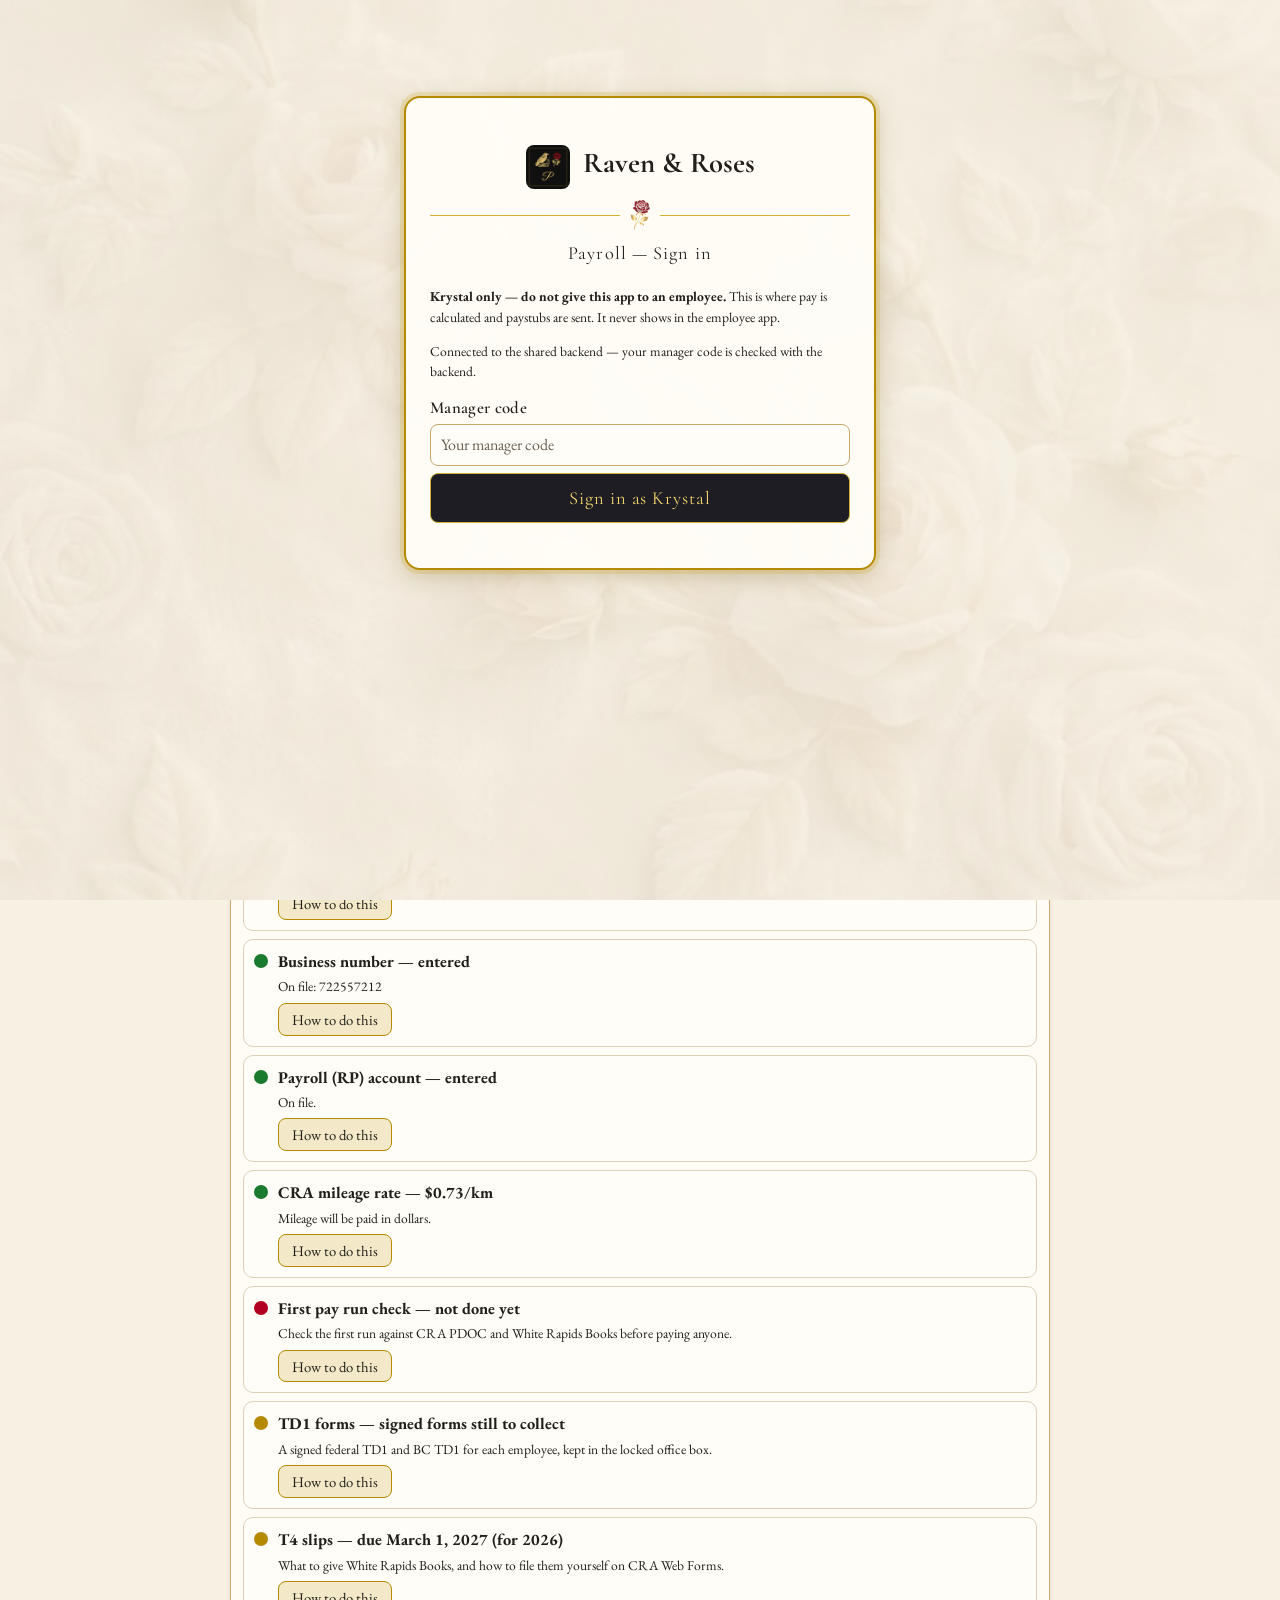
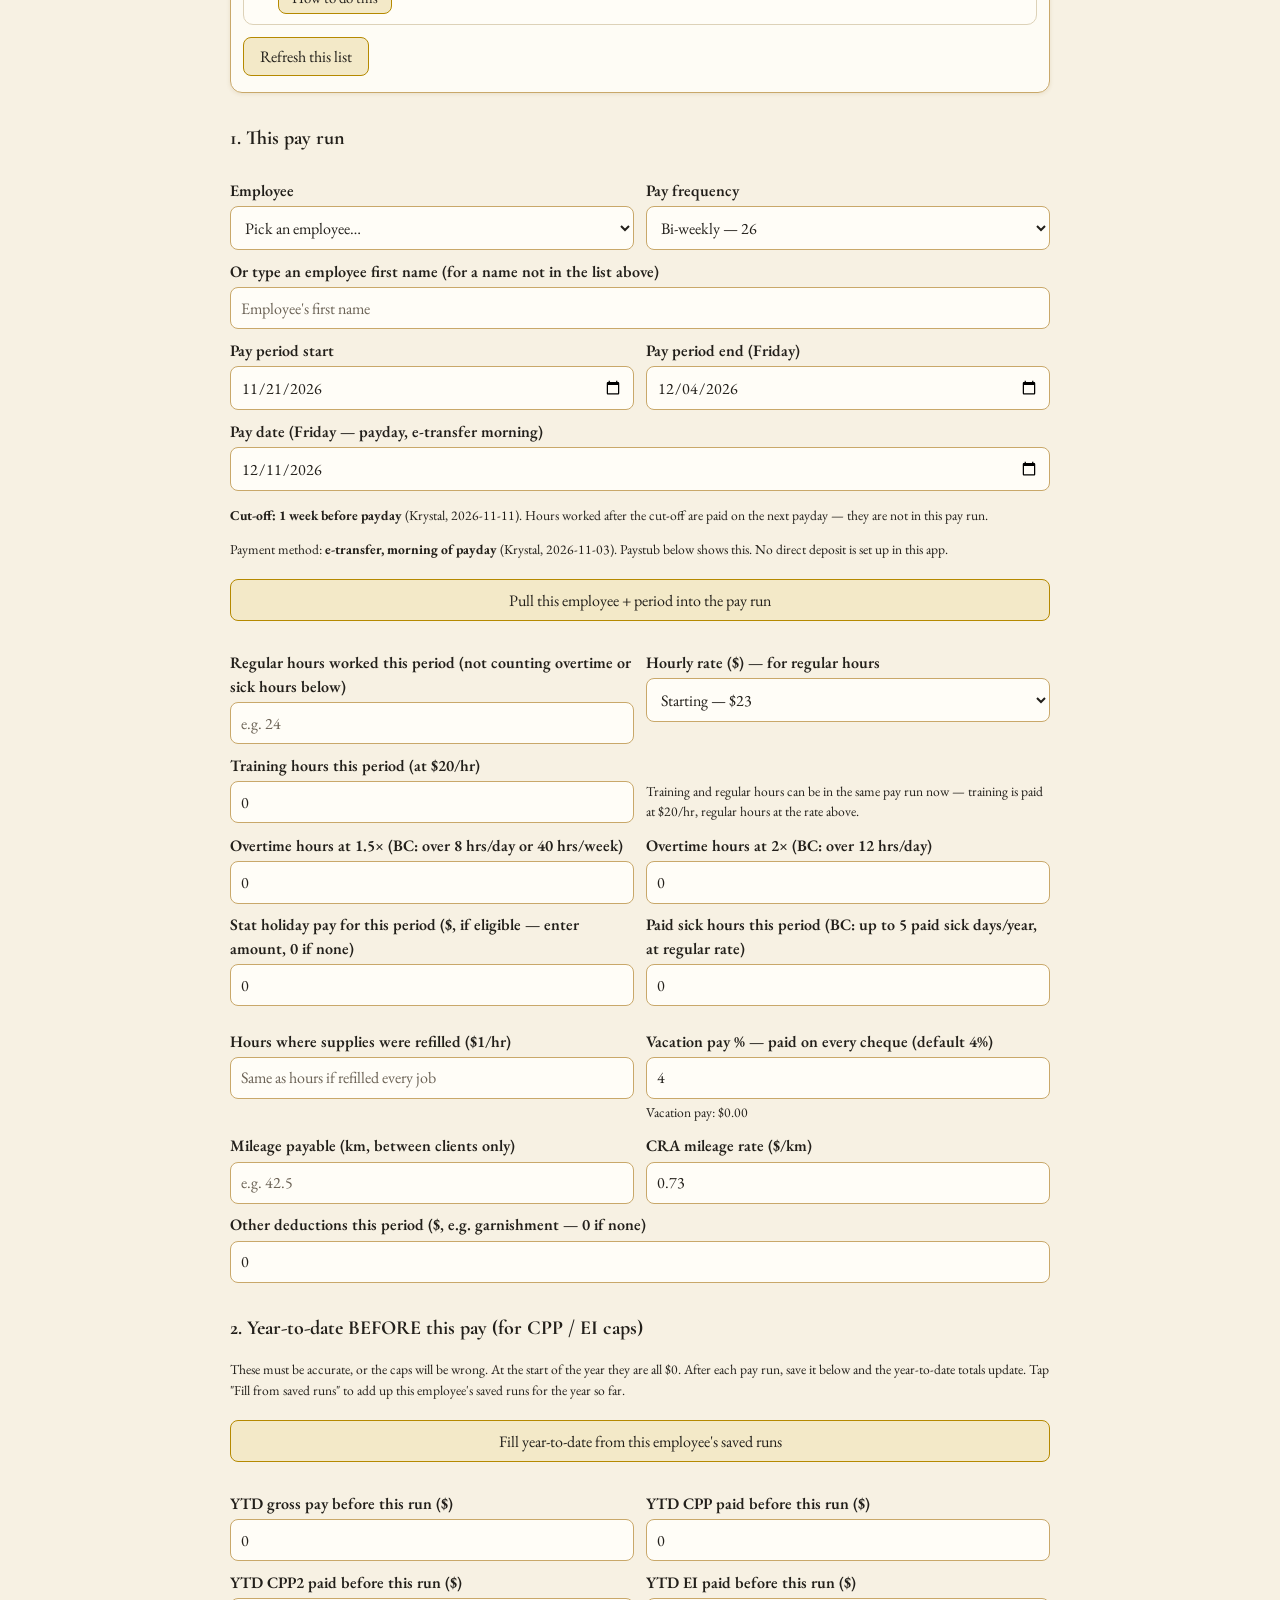
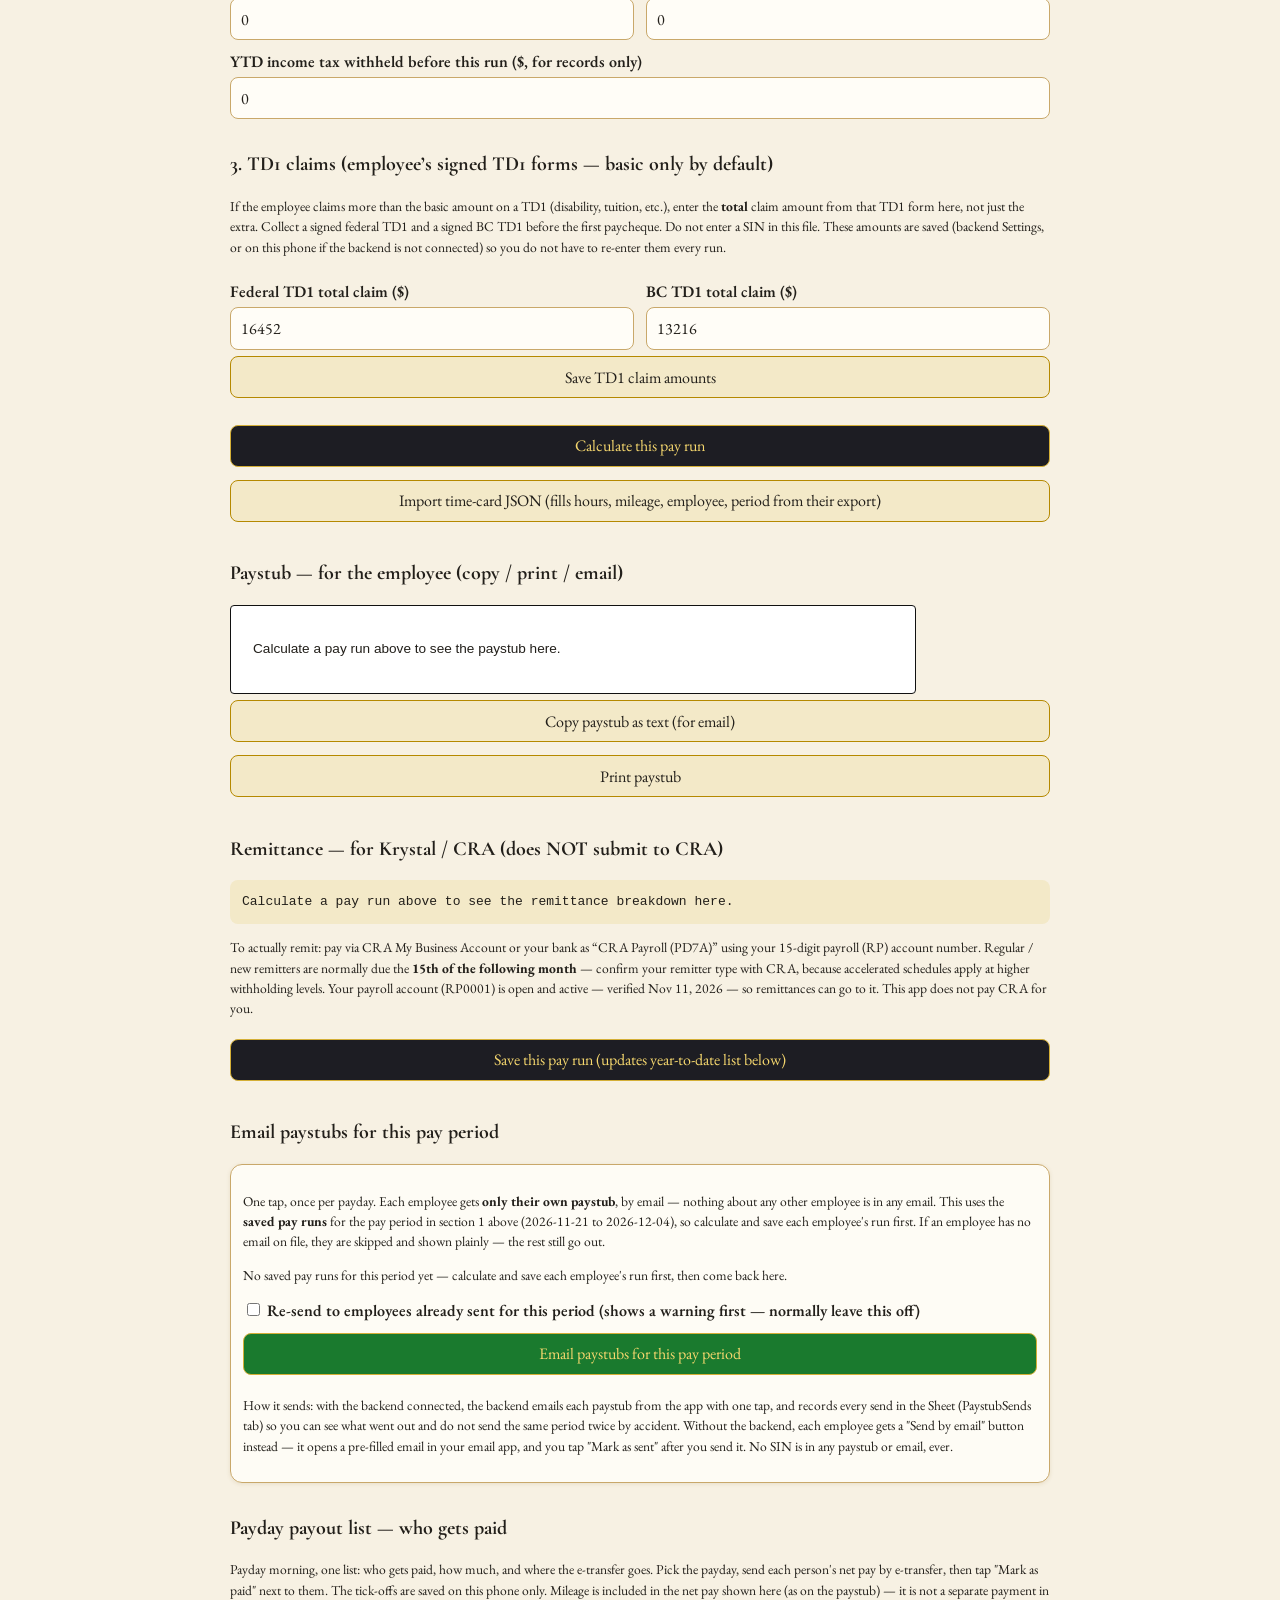
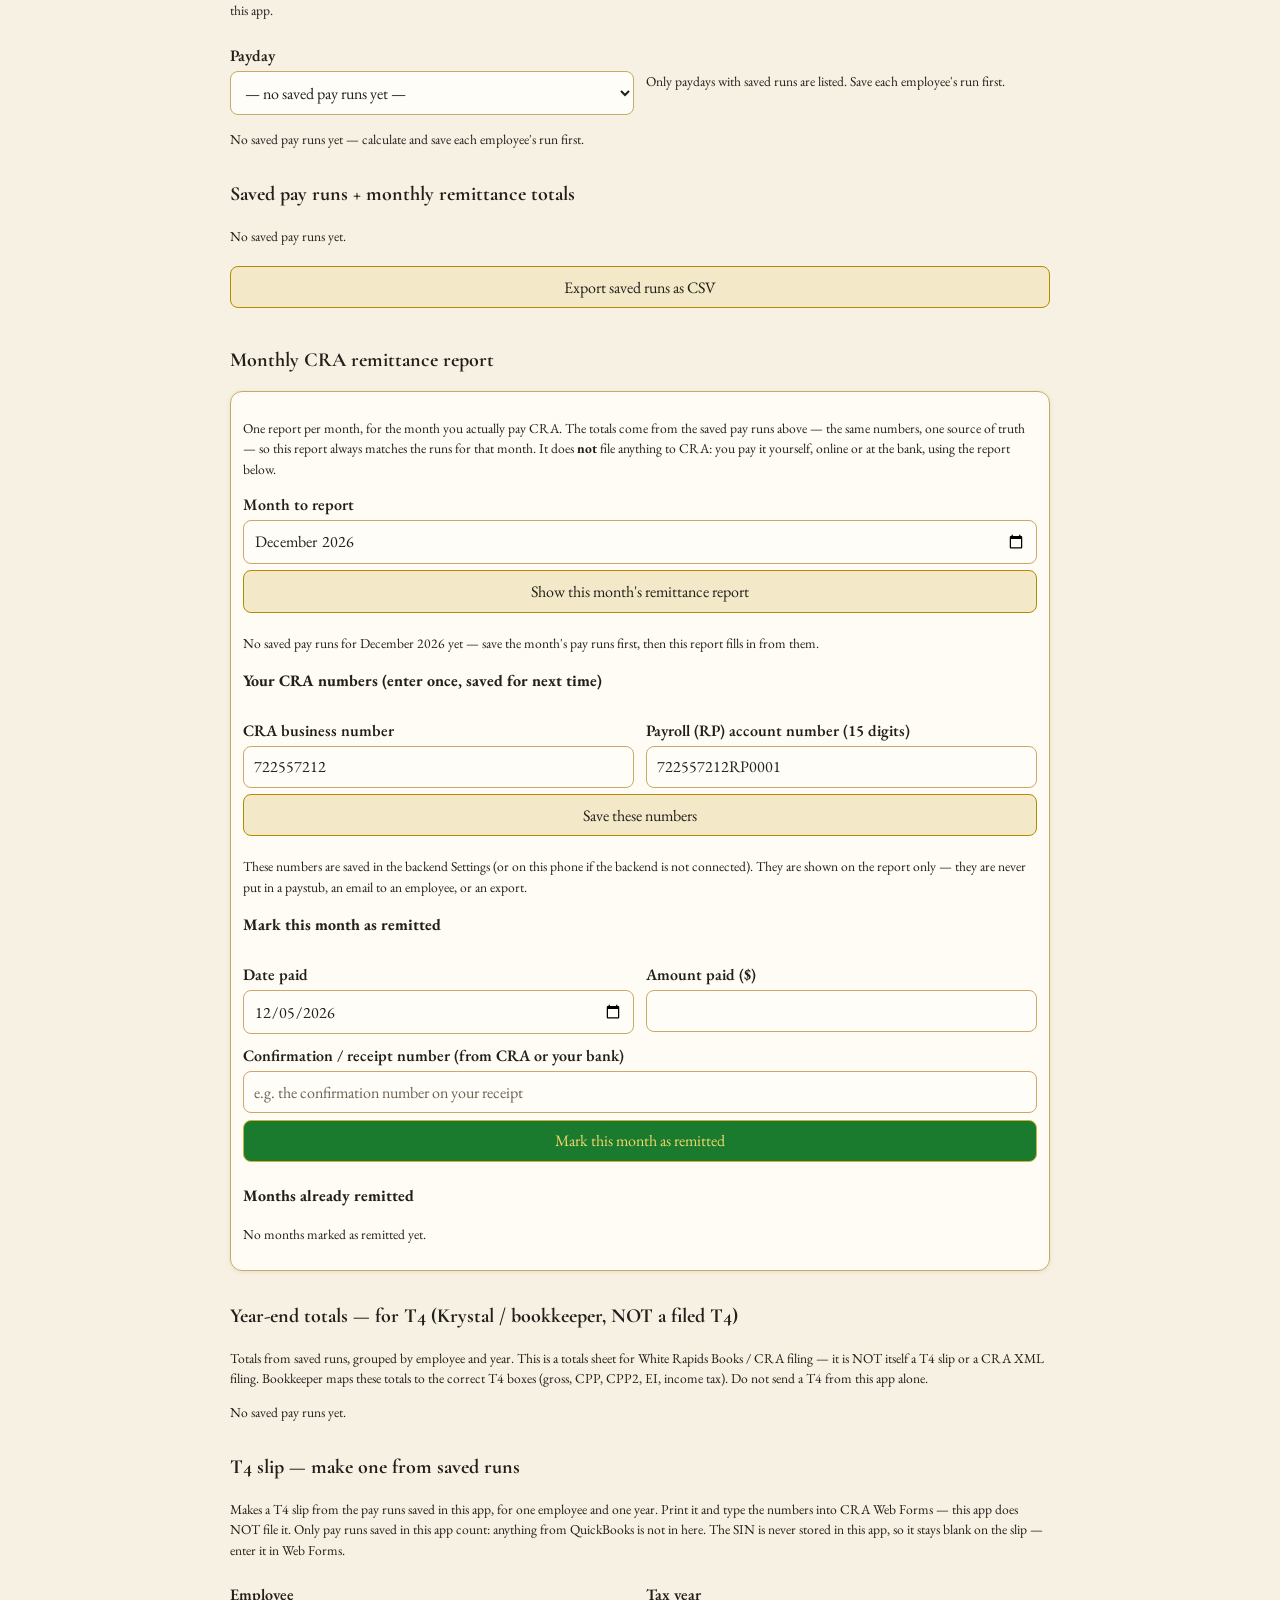
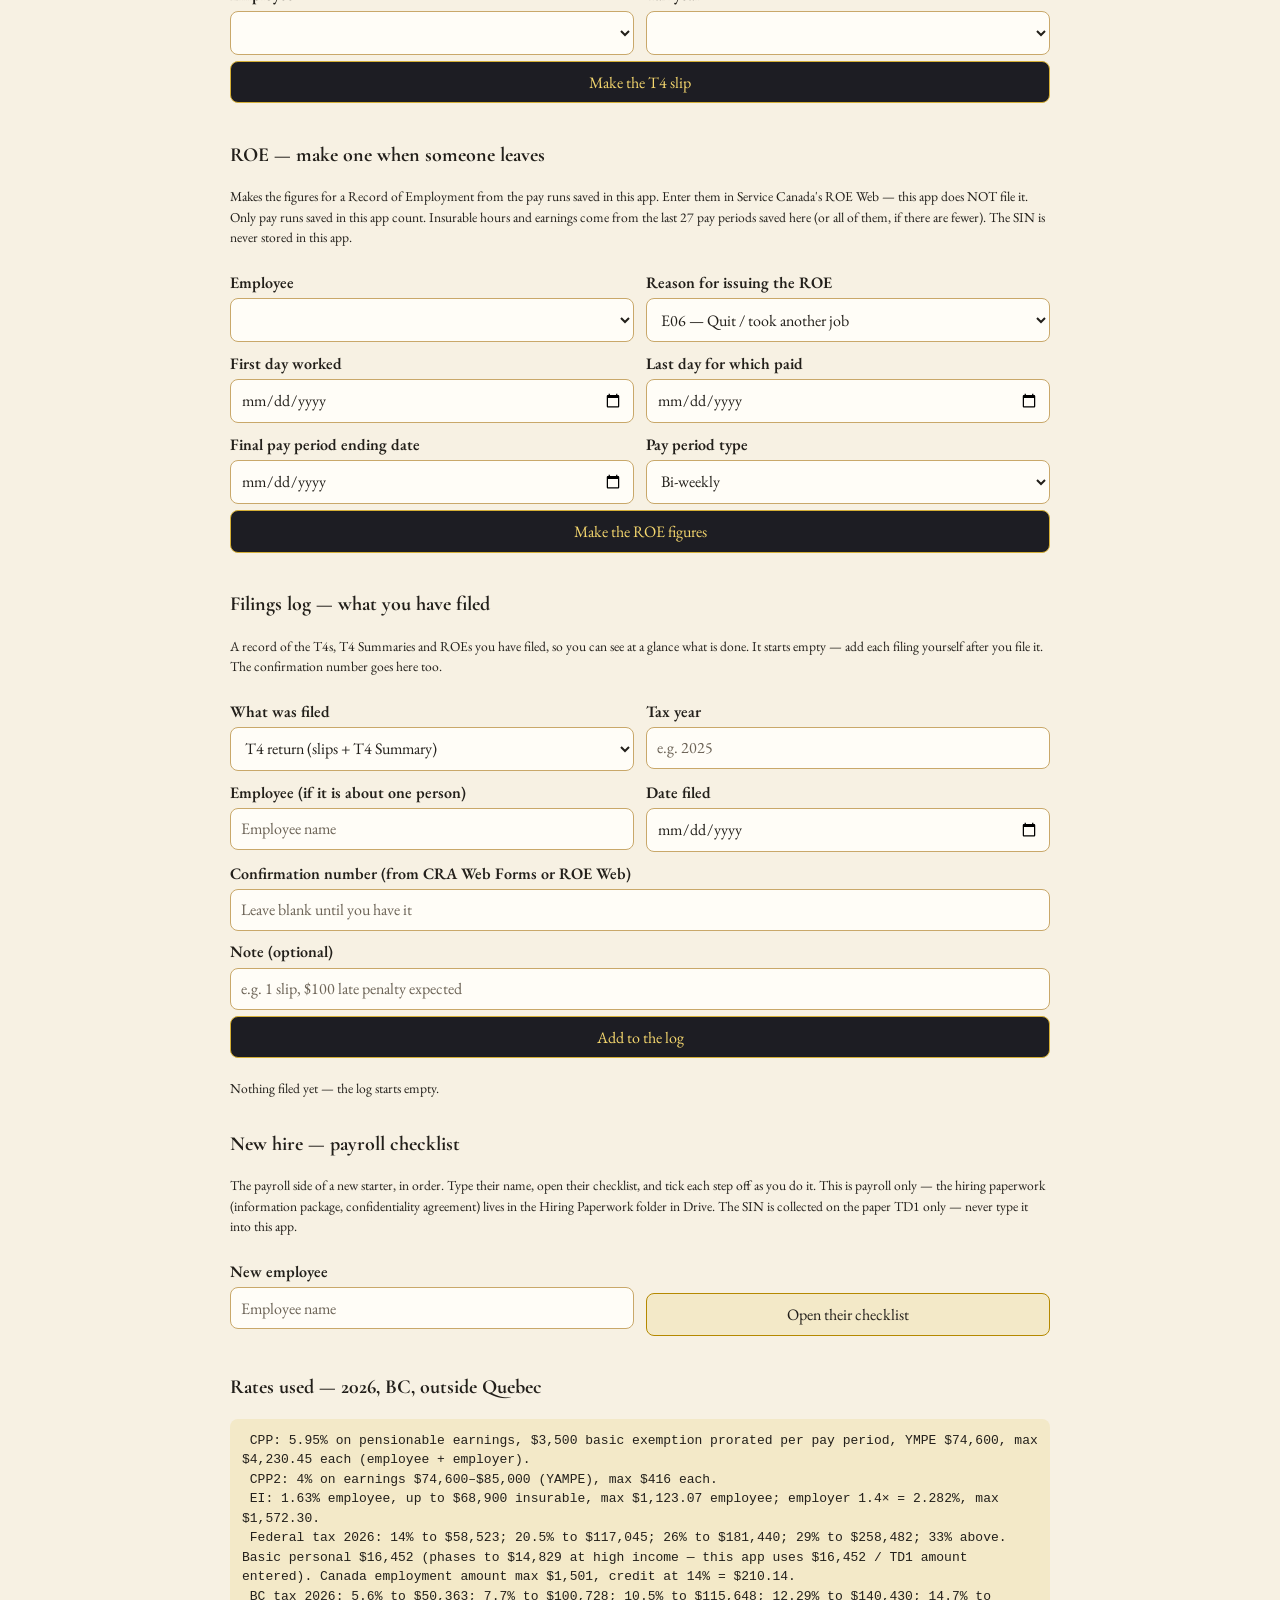
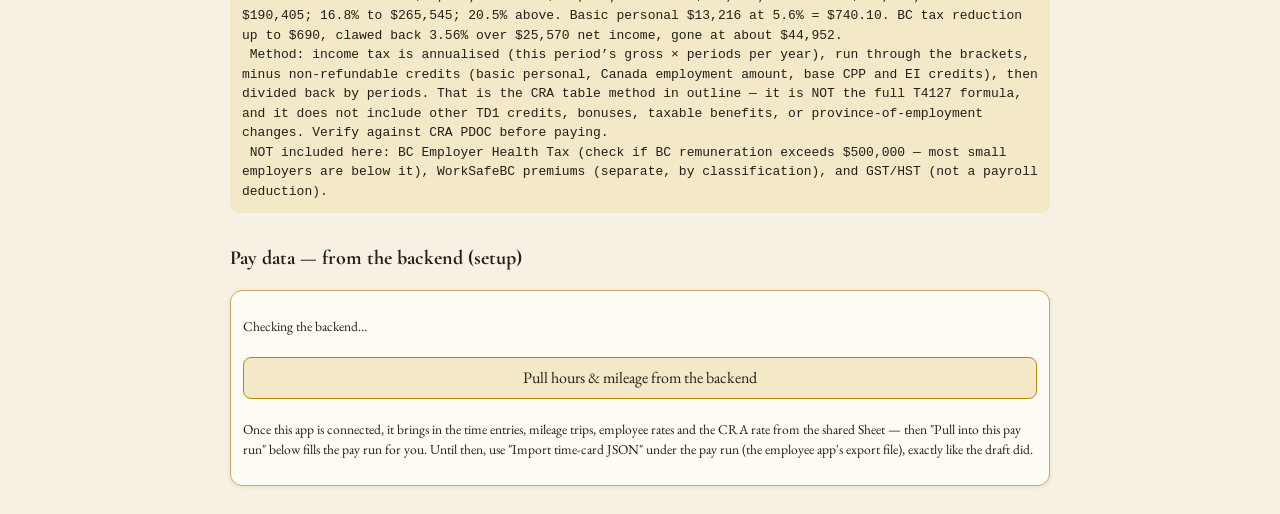
<file: payroll-app/index.html>
<!DOCTYPE html>
<html lang="en">
<head>
<meta charset="utf-8">
<meta name="viewport" content="width=device-width, initial-scale=1">
<meta name="mobile-web-app-capable" content="yes">
<meta name="apple-mobile-web-app-capable" content="yes">
<meta name="apple-mobile-web-app-title" content="Raven &amp; Roses">
<meta name="theme-color" content="#f7f1e3">
<link rel="manifest" href="manifest.json">
<link rel="icon" type="image/png" href="/icon-192.png">
<link rel="apple-touch-icon" href="/icon-payroll-192.png">
<link href="https://fonts.googleapis.com/css2?family=Cormorant+Garamond:wght@500;600;700&family=EB+Garamond:wght@400;500;600&display=swap" rel="stylesheet">
<title>Raven &amp; Roses — Payroll (Krystal only)</title>
<style>
  body{font-family:"EB Garamond",Georgia,serif;max-width:820px;margin:0 auto;padding:16px;line-height:1.5;background:#f7f1e3;color:#221f1a}
  body::before{content:"";position:fixed;inset:0;background-image:url('../cream-velvet-roses.jpg');background-size:cover;background-position:center;background-repeat:no-repeat;opacity:.15;pointer-events:none;z-index:0}
  #appContent{position:relative;z-index:1}
  h1{font-family:"Cormorant Garamond",serif;font-size:1.6rem;color:#221f1a;border-bottom:2px solid #d4af37;padding-bottom:.2em}
  h2{font-family:"Cormorant Garamond",serif;font-size:1.25rem;margin-top:1.5em;color:#221f1a}
  label{display:block;margin:.6em 0 .2em;font-weight:600;color:#221f1a}
  input,select,button,textarea{font-family:inherit;font-size:1rem;padding:.6em;width:100%;box-sizing:border-box;background:#fffdf7;border:1px solid #c9a86a;border-radius:8px;color:#221f1a}
  input::placeholder,textarea::placeholder{color:#6b6255}
  button{margin:.4em 0;background:#1d1d23;color:#f5d76e;border:1px solid #d4af37;border-radius:8px;cursor:pointer}
  button.secondary{background:#f3e9c8;color:#221f1a;border:1px solid #b58900}
  button:disabled{opacity:.5}
  .row{display:grid;grid-template-columns:1fr 1fr;gap:12px}
  .card{border:1px solid #c9a86a;border-radius:12px;padding:12px;margin:12px 0;background:rgba(255,253,247,.94);box-shadow:0 1px 4px rgba(122,92,20,.12)}
  .small{font-size:.85rem;color:#221f1a} .ok{color:#1a7a2e;font-weight:700}
  table{width:100%;border-collapse:collapse;font-size:.9rem} td,th{border-bottom:1px solid #ddd2b8;padding:.4em;text-align:left}
  pre{white-space:pre-wrap;background:#f3e9c8;padding:12px;border-radius:8px}
  button.smallbtn{width:auto;padding:.5em 1em;margin:.25em .25em .25em 0}
  button.sendbtn{background:#1a7a2e}
  .card.sent{border-color:#1a7a2e;background:#f0f8f0}
  .card.warncard{border:2px solid #b58900;background:#fffdf0}
  .warn{color:#b00020;font-weight:700}
  .dueitem{display:flex;gap:10px;align-items:flex-start;border:1px solid #ddd2b8;border-radius:10px;padding:10px;margin:8px 0;background:#fffdf7}
  .dueitem .dot{flex:0 0 auto;width:14px;height:14px;border-radius:50%;margin-top:4px}
  .dueitem .dot.red{background:#b00020} .dueitem .dot.amber{background:#b58900} .dueitem .dot.green{background:#1a7a2e}
  .dueitem .txt{flex:1} .dueitem .txt b{font-size:1.02rem}
  .dueitem button{width:auto;padding:.4em .9em;margin:.3em 0 0;font-size:.92rem}
  #dueModal{position:fixed;inset:0;background:rgba(20,16,8,.6);z-index:10000;display:none;padding:20px;overflow:auto}
  #dueModal .modal-card{max-width:520px;margin:8vh auto 0;background:#fffdf7;border:2px solid #b58900;border-radius:16px;padding:20px;box-shadow:0 8px 32px rgba(0,0,0,.35)}
  #dueModal h3{font-family:"Cormorant Garamond",serif;color:#221f1a;margin-top:0}
  #dueModal ol{padding-left:1.2em} #dueModal li{margin:.5em 0}
  /* Print: hide the app chrome. The Print paystub / Print report buttons
     add a body class first (see printOnly), so only that one section prints. */
  @media print {
    button, input, select, textarea, .noprint, #loginOverlay, #signOutBtn, #sectionNav, #watermark { display:none !important; }
    body { background:#fff !important; }
    body::before { display:none !important; }
    body.app-hidden #appContent { filter:none !important; }
    /* Default print from this app is the paystub + hours only (Krystal's
       record). This applies to the browser's own print too, so ANY print
       from the app gives just the paystub — no JS timing involved, which
       is what kept failing on her Android phone. */
    section.pay-section { display:none !important; }
    section[data-section="paystub"] { display:block !important; }
    section[data-section="paystub"] > h2 { display:none !important; }
    #draftBanner { display:none !important; }
    /* CRA report mode (Print this report button): print only the CRA report. */
    body.print-cra section[data-section="paystub"] { display:none !important; }
    body.print-cra section[data-section="crareport"] { display:block !important; }
  }
  /* Formatted paystub card — black on white, prints cleanly on one page. */
  #paystubCard{background:#fff;color:#111;border:1.5px solid #111;border-radius:4px;padding:20px 22px;max-width:640px;font-family:Arial,Helvetica,sans-serif;font-size:14px;line-height:1.45}
  #paystubCard .stub-head{text-align:center;border-bottom:2px solid #111;padding-bottom:10px;margin-bottom:12px}
  #paystubCard .stub-co{font-family:Georgia,'Times New Roman',serif;font-size:20px;font-weight:700}
  #paystubCard .stub-title{font-size:15px;font-weight:700;letter-spacing:.18em;margin-top:2px}
  #paystubCard .stub-meta{display:flex;justify-content:space-between;flex-wrap:wrap;gap:4px 16px;margin:0 0 12px}
  #paystubCard table{width:100%;border-collapse:collapse;margin:0 0 10px}
  #paystubCard th{font-size:11px;text-transform:uppercase;letter-spacing:.06em;color:#444;border-bottom:1px solid #111;padding:4px 6px;text-align:left}
  #paystubCard th.num,#paystubCard td.num{text-align:right}
  #paystubCard td{padding:5px 6px;border-bottom:1px solid #ddd;vertical-align:top}
  #paystubCard tr.total td{font-weight:700;border-top:2px solid #111;border-bottom:2px solid #111;background:#f5f5f5}
  #paystubCard .stub-net{display:flex;justify-content:space-between;align-items:baseline;border:2px solid #111;border-radius:4px;padding:10px 14px;margin:12px 0;font-size:18px;font-weight:700;background:#f5f5f5}
  #paystubCard .stub-line{margin:8px 0}
  #paystubCard .stub-note{font-size:11.5px;color:#444;line-height:1.5;margin:8px 0 0}
  #loginOverlay{position:fixed;inset:0;background:linear-gradient(rgba(247,241,227,.72),rgba(247,241,227,.72)),url('../cream-velvet-roses.jpg') center/cover fixed;z-index:9999;padding:24px;overflow:auto}
  #loginOverlay .login-box{max-width:420px;margin:8vh auto 0;border:2px solid #b58900;border-radius:16px;padding:24px;background:rgba(255,253,247,.97);box-shadow:0 0 0 4px rgba(212,175,55,.25),0 6px 24px rgba(122,92,20,.3)}
  #loginOverlay h1{border-bottom:0;text-align:center;font-size:1.8rem;margin-bottom:.1em}
  .login-divider{display:flex;align-items:center;gap:10px;color:#b58900;margin:6px 0 10px}
  .login-divider::before,.login-divider::after{content:"";flex:1;height:1px;background:#d4af37}
  .login-sub{font-family:"Cormorant Garamond",serif;font-size:1.15rem;color:#221f1a;text-align:center;letter-spacing:.06em;margin:0 0 1em}
  #loginOverlay label{font-family:"Cormorant Garamond",serif;font-size:1.05rem;color:#221f1a;letter-spacing:.02em}
  #loginOverlay input:focus{outline:none;border-color:#b58900;box-shadow:0 0 0 3px rgba(212,175,55,.3)}
  #loginOverlay button{font-family:"Cormorant Garamond",serif;font-size:1.15rem;letter-spacing:.05em;padding:.7em}
  #backendBanner{border:2px solid #b58900;background:#fffdf0;border-radius:10px;padding:10px;margin:12px 0}
  #backendBanner.connected{border-color:#1a7a2e;background:#f0f8f0}
  #watermark{position:fixed;left:50%;top:50%;transform:translate(-50%,-50%) rotate(-28deg);transform-origin:center;z-index:9998;pointer-events:none;white-space:nowrap;font-size:1.6rem;font-weight:700;color:#1d1d23;opacity:.05;letter-spacing:.05em}
  body.app-hidden #appContent{filter:blur(10px)}
</style>
</head>
<body>

<div id="loginOverlay">
  <div class="login-box">
    <h1><img src="/icon-payroll-192.png" alt="" style="height:44px;width:44px;vertical-align:middle;border-radius:8px;margin-right:6px"> Raven &amp; Roses</h1>
    <div class="login-divider"><img src="/rose-red.png" alt="" style="height:30px"></div>
    <p class="login-sub">Payroll — Sign in</p>
    <p class="small"><strong>Krystal only — do not give this app to an employee.</strong> This is where pay is calculated and paystubs are sent. It never shows in the employee app.</p>
    <p id="loginBackendNote" class="small"></p>
    <label for="loginCode">Manager code</label>
    <input id="loginCode" type="password" inputmode="numeric" autocomplete="off" placeholder="Your manager code">
    <button id="loginBtn">Sign in as Krystal</button>
    <p id="loginError" class="small" style="color:#b00020;font-weight:700"></p>
    <div id="reviewModeBox" style="display:none">
      <p class="small">The backend is not connected yet, so there is no manager code to check against. Review mode is <strong>local only</strong> — runs save on this phone, and paystub emails open in your email app instead of sending automatically. Do not use this as the live payroll app until the backend is connected and the manager code is set.</p>
      <button id="reviewBtn" class="secondary">Continue in review mode</button>
    </div>
  </div>
</div>

<p id="draftBanner" style="background:#fff3cd;border:2px solid #b58900;border-radius:8px;padding:12px;font-weight:700">DRAFT — Krystal only, NOT a filing tool yet. Do NOT use this to pay or remit until you check the first pay run against CRA’s Payroll Deductions Online Calculator (PDOC) / T4032 tables and White Rapids Books confirms it. This file does NOT submit anything to CRA, and does NOT store SINs — never enter a SIN here.</p>
<h1><img src="/icon-payroll-192.png" alt="" style="height:40px;width:40px;vertical-align:middle;border-radius:8px;margin-right:6px"> Raven &amp; Roses — Payroll</h1>
<p class="small">Hours and mileage show up here on their own — no re-typing — once this app is connected to the shared Sheet. Employee apps show <strong>hours, mileage and supplies only — no pay</strong>. Pay is calculated here, and the employee gets a paystub by email from you.</p>
<div id="backendBanner"></div>
<button id="signOutBtn" class="secondary" style="width:auto;padding:.4em 1em">Sign out</button>
<div id="sectionNav" style="position:sticky;top:0;z-index:200;background:#1d1d23;color:#f5d76e;padding:10px 12px;border-radius:0 0 10px 10px;margin:12px 0;border-bottom:2px solid #d4af37">
<label for="sectionJump" style="color:#f5d76e;margin:0 0 .2em">Go to section:</label>
<select id="sectionJump" onchange="jumpToSection(this)" style="margin-top:.3em">
<option value="">— Pick a section —</option>
<option>What's due — at a glance</option>
<option>1. This pay run</option>
<option>2. Year-to-date BEFORE this pay (for CPP / EI caps)</option>
<option>3. TD1 claims (employee’s signed TD1 forms — basic only by default)</option>
<option>Paystub — for the employee (copy / print / email)</option>
<option>Remittance — for Krystal / CRA (does NOT submit to CRA)</option>
<option>Email paystubs for this pay period</option>
<option>Payday payout list — who gets paid</option>
<option>Saved pay runs + monthly remittance totals</option>
<option>Monthly CRA remittance report</option>
<option>Year-end totals — for T4 (Krystal / bookkeeper, NOT a filed T4)</option>
<option>T4 slip — make one from saved runs</option>
<option>ROE — make one when someone leaves</option>
<option>Filings log — what you have filed</option>
<option>New hire — payroll checklist</option>
<option>Rates used — 2026, BC, outside Quebec</option>
<option>Pay data — from the backend (setup)</option>
<option>Show all sections</option>
</select>
</div>

<div id="sectionStartMsg" class="card"><p class="small">Work top to bottom: payday first, then monthly, then yearly. Pick a section above to jump straight to it.</p></div>

<section class="pay-section" data-section="whats-due">
<h2>What's due — at a glance</h2>
<div class="card">
  <p class="small">Next payday, next CRA payment, and anything still missing — all in one place. Tap <strong>How to do this</strong> on any item for plain steps: where to go and what to do.</p>
  <div id="whatsDueList"><p class="small">Loading…</p></div>
  <button id="whatsDueRefreshBtn" class="secondary smallbtn">Refresh this list</button>
</div>

</section>

<section class="pay-section" data-section="payrun">
<h2>1. This pay run</h2>
<div class="row">
  <div><label for="empName">Employee</label><select id="empName"></select></div>
  <div><label for="freq">Pay frequency</label><select id="freq"><option value="52">Weekly — 52</option><option value="26" selected>Bi-weekly — 26</option><option value="24">Semi-monthly — 24</option><option value="12">Monthly — 12</option></select></div>
</div>
<label for="empNameOther">Or type an employee first name (for a name not in the list above)</label><input id="empNameOther" placeholder="Employee's first name">
<div class="row">
  <div><label for="ppStart">Pay period start</label><input id="ppStart" type="date"></div>
  <div><label for="ppEnd">Pay period end (Friday)</label><input id="ppEnd" type="date"></div>
</div>
<label for="payDate">Pay date (Friday — payday, e-transfer morning)</label><input id="payDate" type="date">
<p class="small"><strong>Cut-off: 1 week before payday</strong> (Krystal, 2026-11-11). Hours worked after the cut-off are paid on the next payday — they are not in this pay run.</p>
<p class="small">Payment method: <strong>e-transfer, morning of payday</strong> (Krystal, 2026-11-03). Paystub below shows this. No direct deposit is set up in this app.</p>
<button id="pullRunBtn" class="secondary">Pull this employee + period into the pay run</button>
<p id="otNote" class="small"></p>
<p id="trainingNote" class="small" style="font-weight:700"></p>
<div id="timecardWrap" style="display:none">
  <h3>Time card — submitted hours</h3>
  <p class="small">What this employee submitted for this pay period. Read-only — check it before you calculate.</p>
  <div id="timecardList"></div>
</div>
<div class="row">
  <div><label for="hours">Regular hours worked this period (not counting overtime or sick hours below)</label><input id="hours" type="number" step="0.01" min="0" placeholder="e.g. 24"></div>
  <div><label for="rate">Hourly rate ($) — for regular hours</label><select id="rate"><option value="20">Training — $20</option><option value="23" selected>Starting — $23</option><option value="24">After probation — $24</option><option value="24.5">$24.50</option><option value="25">$25</option><option value="25.5">$25.50</option><option value="26">Cap — $26</option></select></div>
</div>
<div class="row">
  <div><label for="trainHours">Training hours this period (at $20/hr)</label><input id="trainHours" type="number" step="0.01" min="0" value="0"></div>
  <div><label>&nbsp;</label><p class="small" style="margin:.2em 0">Training and regular hours can be in the same pay run now — training is paid at $20/hr, regular hours at the rate above.</p></div>
</div>
<div class="row">
  <div><label for="ot15">Overtime hours at 1.5× (BC: over 8 hrs/day or 40 hrs/week)</label><input id="ot15" type="number" step="0.01" min="0" value="0"></div>
  <div><label for="ot20">Overtime hours at 2× (BC: over 12 hrs/day)</label><input id="ot20" type="number" step="0.01" min="0" value="0"></div>
</div>
<div class="row">
  <div><label for="statPay">Stat holiday pay for this period ($, if eligible — enter amount, 0 if none)</label><input id="statPay" type="number" step="0.01" min="0" value="0"></div>
  <div><label for="sickHours">Paid sick hours this period (BC: up to 5 paid sick days/year, at regular rate)</label><input id="sickHours" type="number" step="0.01" min="0" value="0"></div>
</div>
<p id="sickHint" class="small"></p>
<div class="row">
  <div><label for="refillHours">Hours where supplies were refilled ($1/hr)</label><input id="refillHours" type="number" step="0.01" min="0" placeholder="Same as hours if refilled every job"></div>
  <div><label for="vacPct">Vacation pay % — paid on every cheque (default 4%)</label><input id="vacPct" type="number" step="0.1" min="0" value="4"><p class="small" id="vacPayAmt" style="margin:.2em 0">Vacation pay: $0.00</p></div>
</div>
<div class="row">
  <div><label for="mileKm">Mileage payable (km, between clients only)</label><input id="mileKm" type="number" step="0.1" min="0" placeholder="e.g. 42.5"></div>
  <div><label for="craRate">CRA mileage rate ($/km)</label><input id="craRate" type="number" step="0.01" min="0" placeholder="0.73"></div>
</div>
<label for="otherDed">Other deductions this period ($, e.g. garnishment — 0 if none)</label><input id="otherDed" type="number" step="0.01" min="0" value="0">

</section>

<section class="pay-section" data-section="ytd">
<h2>2. Year-to-date BEFORE this pay (for CPP / EI caps)</h2>
<p class="small">These must be accurate, or the caps will be wrong. At the start of the year they are all $0. After each pay run, save it below and the year-to-date totals update. Tap "Fill from saved runs" to add up this employee's saved runs for the year so far.</p>
<button id="ytdAutoBtn" class="secondary">Fill year-to-date from this employee's saved runs</button>
<p id="ytdStatus" class="small"></p>
<div class="row">
  <div><label for="ytdGross">YTD gross pay before this run ($)</label><input id="ytdGross" type="number" step="0.01" min="0" value="0"></div>
  <div><label for="ytdCpp">YTD CPP paid before this run ($)</label><input id="ytdCpp" type="number" step="0.01" min="0" value="0"></div>
</div>
<div class="row">
  <div><label for="ytdCpp2">YTD CPP2 paid before this run ($)</label><input id="ytdCpp2" type="number" step="0.01" min="0" value="0"></div>
  <div><label for="ytdEi">YTD EI paid before this run ($)</label><input id="ytdEi" type="number" step="0.01" min="0" value="0"></div>
</div>
<label for="ytdTax">YTD income tax withheld before this run ($, for records only)</label><input id="ytdTax" type="number" step="0.01" min="0" value="0">

</section>

<section class="pay-section" data-section="td1">
<h2>3. TD1 claims (employee’s signed TD1 forms — basic only by default)</h2>
<p class="small">If the employee claims more than the basic amount on a TD1 (disability, tuition, etc.), enter the <strong>total</strong> claim amount from that TD1 form here, not just the extra. Collect a signed federal TD1 and a signed BC TD1 before the first paycheque. Do not enter a SIN in this file. These amounts are saved (backend Settings, or on this phone if the backend is not connected) so you do not have to re-enter them every run.</p>
<div class="row">
  <div><label for="td1Fed">Federal TD1 total claim ($)</label><input id="td1Fed" type="number" step="1" value="16452"></div>
  <div><label for="td1Bc">BC TD1 total claim ($)</label><input id="td1Bc" type="number" step="1" value="13216"></div>
</div>
<button id="td1SaveBtn" class="secondary">Save TD1 claim amounts</button>
<p id="td1Status" class="small"></p>

<button id="calcBtn">Calculate this pay run</button>
<button id="importBtn" class="secondary">Import time-card JSON (fills hours, mileage, employee, period from their export)</button>
<input id="importFile" type="file" accept=".json" style="display:none">
<p id="calcStatus" class="small"></p>

</section>

<section class="pay-section" data-section="paystub">
<h2>Paystub — for the employee (copy / print / email)</h2>
<div id="paystubCard"><p class="small">Calculate a pay run above to see the paystub here.</p></div>
<div id="stubHoursWrap" style="display:none">
  <h3>Submitted hours — for your records</h3>
  <p class="small">The hours this paystub is based on. Read-only — same as the time-card list in section 1.</p>
  <div id="stubHoursList"></div>
</div>
<pre id="paystub" style="display:none">Calculate a pay run above to see the paystub here.</pre>
<button id="copyStubBtn" class="secondary">Copy paystub as text (for email)</button>
<button id="printStubBtn" class="secondary" onclick="printOnly('print-paystub')">Print paystub</button>

</section>

<section class="pay-section" data-section="remittance">
<h2>Remittance — for Krystal / CRA (does NOT submit to CRA)</h2>
<pre id="remit">Calculate a pay run above to see the remittance breakdown here.</pre>
<p class="small">To actually remit: pay via CRA My Business Account or your bank as “CRA Payroll (PD7A)” using your 15-digit payroll (RP) account number. Regular / new remitters are normally due the <strong>15th of the following month</strong> — confirm your remitter type with CRA, because accelerated schedules apply at higher withholding levels. Your payroll account (RP0001) is open and active — verified Nov 11, 2026 — so remittances can go to it. This app does not pay CRA for you.</p>

<button id="saveRunBtn">Save this pay run (updates year-to-date list below)</button>

</section>

<section class="pay-section" data-section="email">
<h2>Email paystubs for this pay period</h2>
<div class="card">
  <p class="small">One tap, once per payday. Each employee gets <strong>only their own paystub</strong>, by email — nothing about any other employee is in any email. This uses the <strong>saved pay runs</strong> for the pay period in section 1 above (<span id="emailPeriodLabel">—</span>), so calculate and save each employee's run first. If an employee has no email on file, they are skipped and shown plainly — the rest still go out.</p>
  <div id="emailList"></div>
  <label><input id="emailResendCheck" type="checkbox" style="width:auto"> Re-send to employees already sent for this period (shows a warning first — normally leave this off)</label>
  <button id="emailSendBtn" class="sendbtn">Email paystubs for this pay period</button>
  <p id="emailStatus" class="small"></p>
  <p class="small">How it sends: with the backend connected, the backend emails each paystub from the app with one tap, and records every send in the Sheet (PaystubSends tab) so you can see what went out and do not send the same period twice by accident. Without the backend, each employee gets a "Send by email" button instead — it opens a pre-filled email in your email app, and you tap "Mark as sent" after you send it. No SIN is in any paystub or email, ever.</p>
</div>

</section>

<section class="pay-section" data-section="payout">
<h2>Payday payout list — who gets paid</h2>
<p class="small">Payday morning, one list: who gets paid, how much, and where the e-transfer goes. Pick the payday, send each person's net pay by e-transfer, then tap "Mark as paid" next to them. The tick-offs are saved on this phone only. Mileage is included in the net pay shown here (as on the paystub) — it is not a separate payment in this app.</p>
<div class="row">
  <div><label for="payoutDate">Payday</label><select id="payoutDate"></select></div>
  <div><label>&nbsp;</label><p class="small" style="margin:.2em 0">Only paydays with saved runs are listed. Save each employee's run first.</p></div>
</div>
<div id="payoutList"></div>

</section>

<section class="pay-section" data-section="savedruns">
<h2>Saved pay runs + monthly remittance totals</h2>
<div id="runs"></div>
<button id="exportRunsBtn" class="secondary">Export saved runs as CSV</button>

</section>

<section class="pay-section" data-section="crareport">
<h2>Monthly CRA remittance report</h2>
<div class="card">
  <p class="small">One report per month, for the month you actually pay CRA. The totals come from the saved pay runs above — the same numbers, one source of truth — so this report always matches the runs for that month. It does <strong>not</strong> file anything to CRA: you pay it yourself, online or at the bank, using the report below.</p>
  <label for="craMonth">Month to report</label>
  <input id="craMonth" type="month">
  <button id="craShowBtn" class="secondary">Show this month's remittance report</button>
  <div id="craReport"></div>
  <div id="craFields" style="display:none">
    <h3 style="font-size:1rem">Your CRA numbers (enter once, saved for next time)</h3>
    <div class="row">
      <div><label for="bnInput">CRA business number</label><input id="bnInput" value="722557212" placeholder="e.g. 123456789 — leave blank until you enter it" autocomplete="off"></div>
      <div><label for="rpInput">Payroll (RP) account number (15 digits)</label><input id="rpInput" value="722557212RP0001" placeholder="Leave blank until you enter it" autocomplete="off"></div>
    </div>
    <button id="bnRpSaveBtn" class="secondary">Save these numbers</button>
    <p id="bnRpStatus" class="small"></p>
    <p class="small">These numbers are saved in the backend Settings (or on this phone if the backend is not connected). They are shown on the report only — they are never put in a paystub, an email to an employee, or an export.</p>
  </div>
  <div id="craRemitBox" style="display:none">
    <h3 style="font-size:1rem">Mark this month as remitted</h3>
    <div class="row">
      <div><label for="remitPaidDate">Date paid</label><input id="remitPaidDate" type="date"></div>
      <div><label for="remitAmount">Amount paid ($)</label><input id="remitAmount" type="number" step="0.01" min="0"></div>
    </div>
    <label for="remitConfirm">Confirmation / receipt number (from CRA or your bank)</label><input id="remitConfirm" placeholder="e.g. the confirmation number on your receipt">
    <button id="remitSaveBtn" class="sendbtn">Mark this month as remitted</button>
    <p id="remitStatus" class="small"></p>
  </div>
  <h3 style="font-size:1rem">Months already remitted</h3>
  <div id="remitList"></div>
</div>

</section>

<section class="pay-section" data-section="t4">
<h2>Year-end totals — for T4 (Krystal / bookkeeper, NOT a filed T4)</h2>
<p class="small">Totals from saved runs, grouped by employee and year. This is a totals sheet for White Rapids Books / CRA filing — it is NOT itself a T4 slip or a CRA XML filing. Bookkeeper maps these totals to the correct T4 boxes (gross, CPP, CPP2, EI, income tax). Do not send a T4 from this app alone.</p>
<div id="t4totals"></div>

</section>

<section class="pay-section" data-section="t4slip">
<h2>T4 slip — make one from saved runs</h2>
<p class="small">Makes a T4 slip from the pay runs saved in this app, for one employee and one year. Print it and type the numbers into CRA Web Forms — this app does NOT file it. Only pay runs saved in this app count: anything from QuickBooks is not in here. The SIN is never stored in this app, so it stays blank on the slip — enter it in Web Forms.</p>
<div class="row">
  <div><label for="t4slipEmp">Employee</label><select id="t4slipEmp"></select></div>
  <div><label for="t4slipYear">Tax year</label><select id="t4slipYear"></select></div>
</div>
<button id="t4slipBtn">Make the T4 slip</button>
<div id="t4slipOut"></div>

</section>

<section class="pay-section" data-section="roe">
<h2>ROE — make one when someone leaves</h2>
<p class="small">Makes the figures for a Record of Employment from the pay runs saved in this app. Enter them in Service Canada's ROE Web — this app does NOT file it. Only pay runs saved in this app count. Insurable hours and earnings come from the last 27 pay periods saved here (or all of them, if there are fewer). The SIN is never stored in this app.</p>
<div class="row">
  <div><label for="roeEmp">Employee</label><select id="roeEmp"></select></div>
  <div><label for="roeReason">Reason for issuing the ROE</label><select id="roeReason">
    <option value="A00">A00 — Shortage of work / end of contract or season</option>
    <option value="E06" selected>E06 — Quit / took another job</option>
    <option value="M00">M00 — Dismissal</option>
    <option value="K00">K00 — Other</option>
  </select></div>
</div>
<div class="row">
  <div><label for="roeFirstDay">First day worked</label><input id="roeFirstDay" type="date"></div>
  <div><label for="roeLastDay">Last day for which paid</label><input id="roeLastDay" type="date"></div>
</div>
<div class="row">
  <div><label for="roeFinalPp">Final pay period ending date</label><input id="roeFinalPp" type="date"></div>
  <div><label for="roePayType">Pay period type</label><select id="roePayType"><option selected>Bi-weekly</option><option>Weekly</option><option>Semi-monthly</option><option>Monthly</option></select></div>
</div>
<button id="roeBtn">Make the ROE figures</button>
<div id="roeOut"></div>

</section>

<section class="pay-section" data-section="filings">
<h2>Filings log — what you have filed</h2>
<p class="small">A record of the T4s, T4 Summaries and ROEs you have filed, so you can see at a glance what is done. It starts empty — add each filing yourself after you file it. The confirmation number goes here too.</p>
<div class="row">
  <div><label for="filType">What was filed</label><select id="filType"><option>T4 return (slips + T4 Summary)</option><option>T4 slip only</option><option>ROE</option><option>Other</option></select></div>
  <div><label for="filYear">Tax year</label><input id="filYear" type="number" min="2020" max="2100" placeholder="e.g. 2025"></div>
</div>
<div class="row">
  <div><label for="filEmp">Employee (if it is about one person)</label><input id="filEmp" placeholder="Employee name"></div>
  <div><label for="filDate">Date filed</label><input id="filDate" type="date"></div>
</div>
<label for="filConf">Confirmation number (from CRA Web Forms or ROE Web)</label><input id="filConf" placeholder="Leave blank until you have it">
<label for="filNote">Note (optional)</label><input id="filNote" placeholder="e.g. 1 slip, $100 late penalty expected">
<button id="filAddBtn">Add to the log</button>
<div id="filList"></div>

</section>

<section class="pay-section" data-section="newhire">
<h2>New hire — payroll checklist</h2>
<p class="small">The payroll side of a new starter, in order. Type their name, open their checklist, and tick each step off as you do it. This is payroll only — the hiring paperwork (information package, confidentiality agreement) lives in the Hiring Paperwork folder in Drive. The SIN is collected on the paper TD1 only — never type it into this app.</p>
<div class="row">
  <div><label for="nhName">New employee</label><input id="nhName" placeholder="Employee name"></div>
  <div><label>&nbsp;</label><button id="nhLoadBtn" class="secondary">Open their checklist</button></div>
</div>
<div id="nhList"></div>

</section>

<section class="pay-section" data-section="rates">
<h2>Rates used — 2026, BC, outside Quebec</h2>
<pre> CPP: 5.95% on pensionable earnings, $3,500 basic exemption prorated per pay period, YMPE $74,600, max $4,230.45 each (employee + employer).
 CPP2: 4% on earnings $74,600–$85,000 (YAMPE), max $416 each.
 EI: 1.63% employee, up to $68,900 insurable, max $1,123.07 employee; employer 1.4× = 2.282%, max $1,572.30.
 Federal tax 2026: 14% to $58,523; 20.5% to $117,045; 26% to $181,440; 29% to $258,482; 33% above. Basic personal $16,452 (phases to $14,829 at high income — this app uses $16,452 / TD1 amount entered). Canada employment amount max $1,501, credit at 14% = $210.14.
 BC tax 2026: 5.6% to $50,363; 7.7% to $100,728; 10.5% to $115,648; 12.29% to $140,430; 14.7% to $190,405; 16.8% to $265,545; 20.5% above. Basic personal $13,216 at 5.6% = $740.10. BC tax reduction up to $690, clawed back 3.56% over $25,570 net income, gone at about $44,952.
 Method: income tax is annualised (this period’s gross × periods per year), run through the brackets, minus non-refundable credits (basic personal, Canada employment amount, base CPP and EI credits), then divided back by periods. That is the CRA table method in outline — it is NOT the full T4127 formula, and it does not include other TD1 credits, bonuses, taxable benefits, or province-of-employment changes. Verify against CRA PDOC before paying.
 NOT included here: BC Employer Health Tax (check if BC remuneration exceeds $500,000 — most small employers are below it), WorkSafeBC premiums (separate, by classification), and GST/HST (not a payroll deduction).
</pre>

</section>

<section class="pay-section" data-section="paydata">
<h2>Pay data — from the backend (setup)</h2>
<div class="card">
  <p id="backendStatus" class="small">Checking the backend…</p>
  <button id="pullBtn" class="secondary">Pull hours &amp; mileage from the backend</button>
  <p id="pullStatus" class="small"></p>
  <p class="small">Once this app is connected, it brings in the time entries, mileage trips, employee rates and the CRA rate from the shared Sheet — then "Pull into this pay run" below fills the pay run for you. Until then, use "Import time-card JSON" under the pay run (the employee app's export file), exactly like the draft did.</p>
</div>

</section>

<div id="dueModal">
  <div class="modal-card">
    <h3 id="dueModalTitle"></h3>
    <div id="dueModalBody"></div>
    <div id="dueModalDoneWrap" style="display:none;margin-top:10px">
      <button id="dueModalDoneBtn" class="sendbtn">Mark as done</button>
    </div>
    <button id="dueModalCloseBtn" class="secondary" style="margin-top:10px">Close</button>
  </div>
</div>

<script>
// ============================================================================
// Raven & Roses — Payroll (Krystal only)
// BACKEND — shared Google Sheet backend (free route, like Raven Forms).
// BACKEND_URL is EMPTY until the Apps Script web app is deployed (see
// backend/BACKEND-SETUP.md). With it empty the app runs in local-only mode:
// the draft's manual JSON import still works, paystub emails open in your
// email app instead of sending automatically, and a banner says so.
// When it is set, hours, mileage, rates, TD1 amounts, paystub sends and
// remittance records all sync to the shared backend automatically.
// ============================================================================
const BACKEND_URL = "https://script.google.com/macros/s/AKfycbxTCdlfxqp-_OhGlyddK5ySbQ1eOtxjBnebzXYfte3Jb9NRMJXjFJm_xMxAbIaYdcFieg/exec"; // <-- PASTE THE BACKEND /exec URL HERE after deployment
const BACKEND_ENABLED = BACKEND_URL !== "";
// Section jump menu — Krystal, 2026-11-11: this app is a scroll now, so
// nothing gets missed. All sections are shown top to bottom — payday
// first, then monthly, then yearly. Picking a section just jumps to it.
function jumpToSection(sel){
  var label = sel.value;
  if(!label){ return; }
  var norm = function(s){ return s.replace(/\u2019/g, "'").replace(/\s+/g, " ").trim(); };
  var want = norm(label);
  var secs = document.querySelectorAll(".pay-section");
  if(want === "Show all sections"){
    window.scrollTo({top:0, behavior:"smooth"});
    return;
  }
  for(var j=0;j<secs.length;j++){
    var h = secs[j].querySelector("h2");
    if(!h){ continue; }
    var hn = norm(h.textContent);
    if(hn === want || hn.indexOf(want) === 0 || want.indexOf(hn) === 0){
      secs[j].scrollIntoView({behavior:"smooth"});
      return;
    }
  }
}

const KEY = "ravenPayrollRunsV1";            // saved pay runs (same as the draft)
const TD1KEY = "ravenPayrollTd1V1";          // {fed, bc} — local fallback
const BNKEY = "ravenPayrollBnV1";            // {bn, rp} — local fallback (Krystal's own phone only)
const SENDKEY = "ravenPayrollSendsV1";       // paystub sends — local fallback
const REMITKEY = "ravenPayrollRemitV1";      // remittance records — local fallback
// Same local keys as the employee + manager apps, so data saved on this
// phone (or imported from the employee app) is shared, not duplicated.
const ENTRYKEY = "ravenTimeCardDemoV1";
const MILEKEY = "ravenMileageV1";
const RATEKEY = "ravenEmployeeRatesV1";
const CRAKEY = "ravenCraRateV1";
let runs = JSON.parse(localStorage.getItem(KEY) || "[]");
let entries = JSON.parse(localStorage.getItem(ENTRYKEY) || "[]");
let mileage = JSON.parse(localStorage.getItem(MILEKEY) || "[]");
let employeeRates = JSON.parse(localStorage.getItem(RATEKEY) || "{}");
let employees = [];                          // from backend: [{Name, Role, Rate, Active, Code, Email}]
// Canonicalise one Employees-tab row: the backend keys rows by the Sheet's
// exact headers, so match keys case-insensitively and accept common variants
// (Name/name, Email/email, "Email Address", ...). Without this, a header
// spelled differently makes the email lookup silently find nothing.
function normEmployee(r) {
  if (!r || typeof r !== "object") return null;
  function pick() {
    for (var a = 0; a < arguments.length; a++) {
      var want = String(arguments[a]).toLowerCase();
      for (var k in r) { if (String(k).toLowerCase() === want && r[k] !== "" && r[k] != null) return r[k]; }
    }
    return "";
  }
  return {
    Name: pick("Name", "Employee", "Employee Name"),
    Email: pick("Email", "E-mail", "Email Address"),
    Role: pick("Role"),
    Active: pick("Active"),
    Rate: pick("Rate", "Hourly Rate"),
    Code: pick("Code", "Employee Code"),
    Address: pick("Address", "Home Address"),
    address: pick("Address", "Home Address"),
    emergencyContact: pick("EmergencyContact", "Emergency Contact")
  };
}
let timeOff = JSON.parse(localStorage.getItem("ravenTimeOffV1") || "[]");
let paystubSends = JSON.parse(localStorage.getItem(SENDKEY) || "[]");
let remittances = JSON.parse(localStorage.getItem(REMITKEY) || "[]");
let td1Saved = JSON.parse(localStorage.getItem(TD1KEY) || "null");
let bnSaved = JSON.parse(localStorage.getItem(BNKEY) || "null");
// Verified CRA numbers (Nov 11, 2026) as the fall-back, so a fresh phone or
// an empty backend settings reply never wrongly says they are missing.
// A number Krystal saves herself always wins over the fall-back.
function effBn() { return (bnSaved && bnSaved.bn) ? bnSaved.bn : "722557212"; }
function effRp() { return (bnSaved && bnSaved.rp) ? bnSaved.rp : "722557212RP0001"; }
let craRateSaved = localStorage.getItem(CRAKEY) || "0.73"; // CRA 2026 rate, first 5,000 km (verified Nov 15, 2026); $0.67/km after that.
// Normalise any dates already saved on this phone, so an ISO date stored by
// an earlier backend sync still matches the pay period — a clocked entry on
// the last day of a pay period must never go missing from the pay run.
entries = (entries || []).map(function (e) { e.date = payNormDate(e.date); return e; });
mileage = (mileage || []).map(function (m) { m.date = payNormDate(m.date); return m; });
timeOff = (timeOff || []).map(function (r) { r.date = payNormDate(r.date); return r; });
paystubSends = (paystubSends || []).map(function (s) { s.periodStart = payNormDate(s.periodStart); s.periodEnd = payNormDate(s.periodEnd); s.payDate = payNormDate(s.payDate); return s; });
remittances = (remittances || []).map(function (r) { r.month = payNormMonth(r.month); r.dueDate = payNormDate(r.dueDate); r.paidDate = payNormDate(r.paidDate); return r; });
let lastCalc = null;
const $ = id => document.getElementById(id);
const r2 = x => Math.round(x * 100) / 100;
const money = x => "$" + r2(x).toFixed(2);
function esc(s){ return String(s == null ? "" : s).replace(/&/g,"&amp;").replace(/</g,"&lt;").replace(/>/g,"&gt;").replace(/"/g,"&quot;"); }
function localDateStr(){ const d = new Date(); return d.getFullYear() + "-" + String(d.getMonth()+1).padStart(2,"0") + "-" + String(d.getDate()).padStart(2,"0"); }
// Default pay period: the 14 days ending 1 week before payday (Krystal, 2026-11-11).
// Cut-off is 1 week before payday so there is time to process paperwork.
// Hours worked after the cut-off are paid on the next payday.
// Bi-weekly, pay date = the next payday on or after today, on the 14-day cycle
// anchored to Friday 27 November 2026 (the first payday on this cycle). E-transfer in the morning.
function defaultPeriod(){
  const fmt = d => d.getFullYear() + "-" + String(d.getMonth()+1).padStart(2,"0") + "-" + String(d.getDate()).padStart(2,"0");
  const anchor = new Date(2026, 10, 27); // 27 Nov 2026, a Friday
  const today = new Date(); today.setHours(0,0,0,0);
  const pay = new Date(anchor);
  while (pay < today) pay.setDate(pay.getDate() + 14);
  const en = new Date(pay); en.setDate(en.getDate() - 7);
  const st = new Date(en); st.setDate(st.getDate() - 13);
  return { start: fmt(st), end: fmt(en), payDate: fmt(pay) };
}
function bracketTax(income, brackets){
  let tax = 0, prev = 0;
  for (const [limit, rate] of brackets) {
    if (income <= prev) break;
    tax += (Math.min(income, limit) - prev) * rate;
    prev = limit;
  }
  return tax;
}
const FED = [[58523,0.14],[117045,0.205],[181440,0.26],[258482,0.29],[Infinity,0.33]];
const BCB = [[50363,0.056],[100728,0.077],[115648,0.105],[140430,0.1229],[190405,0.147],[265545,0.168],[Infinity,0.205]];

// ============================================================================
// BACKEND PLUMBING — same pattern as the employee + manager apps.
// Reads use JSONP (doGet + callback=), writes use fetch mode:'no-cors'.
// The payroll app logs in as Krystal (manager code) — the backend checks
// it the same way the manager app does. Session in sessionStorage only.
// ============================================================================
const PAYROLL_SESSION_KEY = "ravenPayrollSessionV1";
let mgrSession = null; // {name:"Krystal McGee", token, role:"Manager"} or {name:"", token:"", role:"review"}
function backendJsonp(action, params) {
  return new Promise(function (resolve) {
    if (!BACKEND_ENABLED) { resolve({ ok: false, error: "Backend not connected" }); return; }
    var cb = "ravenCb" + Date.now() + Math.floor(Math.random() * 10000);
    var q = Object.keys(params || {}).map(function (k) { return encodeURIComponent(k) + "=" + encodeURIComponent(params[k]); }).join("&");
    var url = BACKEND_URL + "?action=" + encodeURIComponent(action) + "&callback=" + cb + (q ? "&" + q : "");
    var s = document.createElement("script");
    var done = false;
    window[cb] = function (data) {
      if (done) return; done = true;
      delete window[cb]; s.remove();
      resolve(data || { ok: false, error: "Empty reply from backend" });
    };
    s.onerror = function () {
      if (done) return; done = true;
      delete window[cb]; s.remove();
      resolve({ ok: false, error: "Could not reach the backend" });
    };
    s.src = url;
    document.body.appendChild(s);
    setTimeout(function () {
      if (!done) { done = true; try { delete window[cb]; } catch (e) {} s.remove(); resolve({ ok: false, error: "Backend timed out" }); }
    }, 20000);
  });
}
function backendPost(payload) {
  if (!BACKEND_ENABLED || !mgrSession || !mgrSession.token) return;
  try {
    fetch(BACKEND_URL, {
      method: "POST", mode: "no-cors",
      headers: { "Content-Type": "text/plain" },
      body: JSON.stringify(Object.assign({ name: mgrSession.name, token: mgrSession.token }, payload))
    }).catch(function () {});
  } catch (e) {}
}
function mergeByKey(localArr, remoteArr, keyFn) {
  var seen = {};
  var out = [];
  (remoteArr || []).forEach(function (r) { var k = keyFn(r); if (!seen[k]) { seen[k] = true; out.push(r); } });
  (localArr || []).forEach(function (r) { var k = keyFn(r); if (!seen[k]) { seen[k] = true; out.push(r); } });
  return out;
}
function saveLocals() {
  localStorage.setItem(KEY, JSON.stringify(runs));
  localStorage.setItem(ENTRYKEY, JSON.stringify(entries));
  localStorage.setItem(MILEKEY, JSON.stringify(mileage));
  localStorage.setItem(SENDKEY, JSON.stringify(paystubSends));
  localStorage.setItem(REMITKEY, JSON.stringify(remittances));
}
// DATE NORMALISATION — pay-critical. The Sheet stores Date as a real date,
// so the backend returns ISO strings ("2026-11-15T00:00:00.000Z") for date
// cells. Comparing an ISO string with a plain pay-period date drops the
// entry on the period END date, because "2026-11-15T..." is lexicographically
// GREATER than "2026-11-15". The Sheet timezone is Etc/GMT, so read the
// date part straight from the ISO string — never through the browser's local
// timezone, which would shift the day. Plain "YYYY-MM-DD" values pass through.
function payNormDate(v){
  if (v == null) return "";
  var s = String(v).trim();
  if (!s) return "";
  var m = s.match(/^(\d{4})-(\d{2})-(\d{2})/);
  if (m) return m[1] + "-" + m[2] + "-" + m[3];
  return s;
}
// Remittance month is "YYYY-MM". If the Sheet parsed it as a date it comes
// back as an ISO date — take the year-month part back out.
function payNormMonth(v){
  if (v == null) return "";
  var s = String(v).trim();
  if (!s) return "";
  var m = s.match(/^(\d{4})-(\d{2})/);
  if (m) return m[1] + "-" + m[2];
  return s;
}
/* Entries-only last-wins merge: the backend Entries Sheet writes two rows per shift -- an empty clock-in row followed by the complete clock-out row (same name/job/date/clock-in). Last wins keeps the complete row. Other callers (mileage, timeOff, paystubSends, remittances) keep first-wins mergeByKey above, so a stale local copy can never overwrite the backend copy. Local entries are merged first, then backend entries, so the backend (and, within it, the later complete row) wins for the same key. */ function mergeByKeyLastWins(localArr, remoteArr, keyFn) { var seen = {}; var out = []; (localArr || []).concat(remoteArr || []).forEach(function (r) { var k = keyFn(r); if (seen[k] === undefined) { seen[k] = out.length; out.push(r); } else { out[seen[k]] = r; } }); return out; } function normEntry(r) {
  return {
    name: r.Employee || r.name, job: r.Job || r.job, date: payNormDate(r.Date || r.date),
    in: r.ClockIn ? Number(r.ClockIn) : r.in, out: r.ClockOut ? Number(r.ClockOut) : (r.out || null),
    hours: r.Hours === "" || r.Hours == null ? (r.hours || 0) : Number(r.Hours),
    training: r.Training === "Yes" || r.training === true,
    issue: r.Issue || r.issue || "", refilled: r.Refilled === "Yes" || r.refilled === true,
    low: r.LowItems ? String(r.LowItems).split(";").map(function (x) { return x.trim(); }).filter(Boolean) : (r.low || []),
    stocked: r.Stocked === "Yes" || r.stocked === true,
    cloth: r.Cloths === "Yes" || r.cloth === true,
    checklistDone: r.ChecklistDone || r.checklistDone || "",
    adjustmentApproved: r.AdjustmentApproved === "Yes" || r.adjustmentApproved === true
  };
}
function pullBackendData() {
  if (!BACKEND_ENABLED || !mgrSession || !mgrSession.token) return Promise.resolve();
  return backendJsonp("getData", { name: mgrSession.name, token: mgrSession.token }).then(function (d) {
    if (!d || !d.ok) { $("backendStatus").innerHTML = "Could not pull from the backend: " + esc((d && d.error) || "no reply") + ". The manual JSON import below still works."; return; }
    if (d.entries) entries = mergeByKeyLastWins(entries, d.entries.map(normEntry), function (e) { return [e.name, e.job, e.date, e.in].join("|"); });
    if (d.mileage) mileage = mergeByKey(mileage, d.mileage.map(function (r) {
      return { date: payNormDate(r.Date || r.date), start: r.Start || r.start, end: r.End || r.end,
        km: Number(r.Km || r.km), type: "between", name: r.Employee || r.name };
    }), function (m) { return [m.name, m.date, m.start, m.end, m.km].join("|"); });
    if (d.timeOff) timeOff = mergeByKey(timeOff, d.timeOff.map(function (r) {
      return { name: r.Employee || r.name, date: payNormDate(r.Date || r.date), type: (r.Type || r.type || "timeoff"),
        reason: r.Reason || r.reason || "", status: r.Status || r.status || "PENDING",
        declineReason: r.DeclineReason || r.declineReason || "", created: Date.now() };
    }), function (r) { return [r.name, r.date, r.type].join("|"); });
    if (d.employees) employees = (Array.isArray(d.employees) ? d.employees : Object.keys(d.employees).map(function (k) { return d.employees[k]; })).map(normEmployee).filter(Boolean);
    if (d.rates) employeeRates = d.rates;
    if (d.craRate !== undefined && d.craRate !== "") { craRateSaved = String(d.craRate); localStorage.setItem(CRAKEY, craRateSaved); }
    if (d.td1Fed) { td1Saved = { fed: Number(d.td1Fed), bc: Number(d.td1Bc || 13216) }; localStorage.setItem(TD1KEY, JSON.stringify(td1Saved)); }
    // Never let an empty backend settings reply wipe numbers already saved
    // on this phone: only take a value the backend actually provides, and
    // keep the saved one for the other. (An empty reply used to blank both
    // numbers, which is why the CRA report said "(not entered)" while
    // "What's due" still showed them via its own fall-back.)
    if ((d.businessNumber !== undefined && d.businessNumber !== "") || (d.rpAccount !== undefined && d.rpAccount !== "")) {
      bnSaved = {
        bn: (d.businessNumber !== undefined && d.businessNumber !== "") ? d.businessNumber : ((bnSaved && bnSaved.bn) || ""),
        rp: (d.rpAccount !== undefined && d.rpAccount !== "") ? d.rpAccount : ((bnSaved && bnSaved.rp) || "")
      };
      localStorage.setItem(BNKEY, JSON.stringify(bnSaved));
    }
    if (d.paystubSends) paystubSends = mergeByKey(paystubSends, d.paystubSends.map(function (r) {
      return { periodStart: payNormDate(r.PeriodStart || r.periodStart), periodEnd: payNormDate(r.PeriodEnd || r.periodEnd),
        payDate: payNormDate(r.PayDate || r.payDate), employee: r.Employee || r.employee,
        email: r.Email || r.email, sentAt: r.SentAt || r.sentAt };
    }), function (s) { return [s.employee, s.periodStart, s.periodEnd].join("|"); });
    if (d.remittances) remittances = mergeByKey(remittances, d.remittances.map(function (r) {
      return { month: payNormMonth(r.Month || r.month), dueDate: payNormDate(r.DueDate || r.dueDate),
        remitTotal: Number(r.RemitTotal || r.remitTotal || 0), paidDate: payNormDate(r.PaidDate || r.paidDate || ""),
        confirmation: r.Confirmation || r.confirmation || "",
        paidAmount: r.PaidAmount === "" || r.PaidAmount == null ? null : Number(r.PaidAmount) };
    }), function (r) { return [r.month].join("|"); });
    saveLocals();
    localStorage.setItem(RATEKEY, JSON.stringify(employeeRates));
    localStorage.setItem("ravenTimeOffV1", JSON.stringify(timeOff));
    populateEmployees();
    applySavedSettings();
    $("backendStatus").innerHTML = '<span class="ok">Connected to the shared backend.</span> Pulled ' + entries.length + ' time entries, ' + mileage.length + ' mileage trips, ' + employees.length + ' employee(s)' + (craRateSaved ? ', CRA rate $' + craRateSaved + '/km' : ', CRA rate not set yet — mileage shows km only') + '.';
    $("pullStatus").textContent = "";
    renderEmailList();
    renderRuns(); // also refreshes the payout list (fillPayoutDates), which otherwise keeps the pre-login "NO EMAIL ON FILE"
    renderRemitList();
    renderWhatsDue();
    renderTimecard();
  });
}
function showLogin() {
  $("loginOverlay").style.display = "block";
  $("loginError").textContent = "";
  if (BACKEND_ENABLED) {
    $("loginBackendNote").textContent = "Connected to the shared backend — your manager code is checked with the backend.";
    $("reviewModeBox").style.display = "none";
  } else {
    $("loginBackendNote").textContent = "Not connected to the shared backend yet — there is no manager code to check against. Use review mode below.";
    $("reviewModeBox").style.display = "block";
  }
  loginLockApply();
}
function hideLogin() { $("loginOverlay").style.display = "none"; }
function updateBanner() {
  var b = $("backendBanner"); if (!b) return;
  if (!BACKEND_ENABLED) {
    b.className = "";
    b.innerHTML = "<strong>Not connected to the shared backend yet — import the time-card JSON to run a pay.</strong> Hours, mileage and paystub sends save on this phone only until the backend is connected. Review mode only — do not treat this as the live payroll app.";
  } else if (mgrSession && mgrSession.role === "review") {
    b.className = "";
    b.innerHTML = "<strong>Review mode</strong> — backend is set but you are not signed in with your manager code. Sign out and sign in with your code to pull from the backend and send paystubs.";
  } else {
    b.className = "connected";
    b.innerHTML = "<strong>Connected to the shared backend</strong> — signed in as Krystal. Hours and mileage pull in automatically; paystub emails send with one tap.";
  }
}
// SIGN-IN LOCKOUT (Krystal, 2026-11-15): 5 wrong codes in a row locks sign-in
// on this device for 15 minutes. A correct sign-in clears the count.
// Connection problems do NOT count — only a code the backend checked and refused.
var LOGIN_LOCK_KEY = "ravenPayrollLoginLockV1";
var LOGIN_MAX_TRIES = 5;
var LOGIN_LOCK_MS = 15 * 60 * 1000;
function loginLockRead() {
  try { return JSON.parse(localStorage.getItem(LOGIN_LOCK_KEY) || "null") || { fails: 0, lockedUntil: 0 }; }
  catch (e) { return { fails: 0, lockedUntil: 0 }; }
}
function loginLockSave(s) { try { localStorage.setItem(LOGIN_LOCK_KEY, JSON.stringify(s)); } catch (e) {} }
function loginFail() {
  var s = loginLockRead();
  s.fails = (s.fails || 0) + 1;
  if (s.fails >= LOGIN_MAX_TRIES) { s.lockedUntil = Date.now() + LOGIN_LOCK_MS; s.fails = 0; }
  loginLockSave(s);
  return s;
}
function loginClear() { loginLockSave({ fails: 0, lockedUntil: 0 }); }
function loginIsCodeError(d) {
  if (!d) return false;
  var e = d.error || "";
  return e !== "Backend not connected" && e !== "Could not reach the backend" && e !== "Backend timed out" && e !== "Empty reply from backend";
}
function loginLockApply() {
  var s = loginLockRead();
  var locked = !!(s.lockedUntil && Date.now() < s.lockedUntil);
  var btn = $("loginBtn");
  if (btn) btn.disabled = locked;
  var err = $("loginError");
  if (locked) {
    var mins = Math.ceil((s.lockedUntil - Date.now()) / 60000);
    if (err) err.textContent = "Too many wrong codes. Sign-in is locked on this device for " + mins + (mins === 1 ? " minute" : " minutes") + ". If it was an accident, contact Krystal \u2014 she can unlock it early.";
    setTimeout(loginLockApply, Math.min(Math.max(s.lockedUntil - Date.now(), 1000), LOGIN_LOCK_MS) + 1000);
  } else if (err && err.textContent.indexOf("Too many wrong codes") === 0) {
    err.textContent = "";
  }
  return locked;
}
$("loginBtn").onclick = function () {
  if (loginLockApply()) return; // sign-in locked after too many wrong codes
  var code = $("loginCode").value;
  if (!code) { $("loginError").textContent = "Enter your manager code."; return; }
  $("loginError").textContent = "Checking…";
  backendJsonp("login", { name: "Krystal McGee", code: code, app: "payroll" }).then(function (d) {
    if (d && d.ok && d.role === "Manager") {
      loginClear();
      mgrSession = { name: "Krystal McGee", token: d.token, role: "Manager" };
      sessionStorage.setItem(PAYROLL_SESSION_KEY, JSON.stringify(mgrSession));
      $("loginCode").value = "";
      hideLogin();
      updateBanner();
      pullBackendData();
    } else if (d && d.error === "locked") {
      // The backend locked this sign-in (5 wrong codes). Mirror it on this
      // device so the button disables and the countdown shows.
      var ls = loginLockRead();
      ls.lockedUntil = d.lockedUntil || (Date.now() + LOGIN_LOCK_MS);
      ls.fails = 0;
      loginLockSave(ls);
      loginLockApply();
    } else if (loginIsCodeError(d)) {
      var s = loginFail();
      if (!loginLockApply()) {
        var left = LOGIN_MAX_TRIES - (s.fails || 0);
        $("loginError").textContent = ((d && d.error) || "Could not sign in. Check your manager code and try again.") + " (" + left + (left === 1 ? " try" : " tries") + " left before sign-in locks for 15 minutes.)";
      }
    } else {
      $("loginError").textContent = (d && d.error) || "Could not sign in. Check your manager code and try again.";
    }
  });
};
$("loginCode").addEventListener("keydown", function (e) { if (e.key === "Enter") $("loginBtn").click(); });
$("reviewBtn").onclick = function () {
  mgrSession = { name: "", token: "", role: "review" };
  sessionStorage.setItem(PAYROLL_SESSION_KEY, JSON.stringify(mgrSession));
  hideLogin();
  updateBanner();
  populateEmployees();
  applySavedSettings();
};
$("signOutBtn").onclick = function () {
  mgrSession = null;
  try { sessionStorage.removeItem(PAYROLL_SESSION_KEY); } catch (e) {}
  location.reload();
};
function initLoginGate() {
  try {
    var saved = JSON.parse(sessionStorage.getItem(PAYROLL_SESSION_KEY) || "null");
    if (saved && saved.role) {
      mgrSession = saved;
      if (BACKEND_ENABLED && mgrSession.token) {
        backendJsonp("getData", { name: mgrSession.name, token: mgrSession.token }).then(function (d) {
          if (d && d.ok) { hideLogin(); updateBanner(); pullBackendData(); }
          else { mgrSession = null; try { sessionStorage.removeItem(PAYROLL_SESSION_KEY); } catch (e) {} showLogin(); }
        });
      } else { hideLogin(); updateBanner(); populateEmployees(); applySavedSettings(); }
      return;
    }
  } catch (e) {}
  showLogin();
}
// ============================================================================
// PULL HOURS + MILEAGE INTO THE PAY RUN (BC overtime auto-split)
// The time card gives clock-in/out times. This splits them the way BC
// requires: per day, first 8 hrs regular, next 4 at 1.5×, over 12 at 2×;
// then per Monday–Sunday week, regular hours over 40 move to 1.5×.
// The split is shown below the button so Krystal can check it — and the
// fields stay editable, so she can correct it before calculating.
// Training shifts are paid at $20/hr in the same pay run: they go in the
// "Training hours" box below, separate from the regular hours and rate.
// ============================================================================
function currentEmployee() {
  return $("empNameOther").value.trim() || $("empName").value || "";
}
// The time card stores first names only; the Employees tab stores full
// names. Match on the full name, or when one is the first word of the
// other. (With one or two employees this is unambiguous; if two employees
// ever share a first name, use full names everywhere and this still
// matches exactly.)
function samePerson(a, b) {
  var x = String(a || "").trim().toLowerCase(), y = String(b || "").trim().toLowerCase();
  if (!x || !y) return false;
  if (x === y) return true;
  return x.indexOf(y + " ") === 0 || y.indexOf(x + " ") === 0;
}
// Rate for an employee, by name — checks the rates list (keyed by first
// name) and the Employees tab (full name) so either spelling works.
function rateFor(name) {
  var k = Object.keys(employeeRates).find(function (key) { return samePerson(key, name); });
  if (k) return employeeRates[k];
  var e = employees.find(function (x) { return samePerson(x.Name, name); });
  return e ? e.Rate : null;
}
function populateEmployees() {
  var names = [];
  employees.forEach(function (e) {
    if (String(e.Role || "").toLowerCase() === "employee" && String(e.Active || "").toLowerCase() === "yes" && !names.some(function (n) { return samePerson(n, e.Name); })) names.push(e.Name);
  });
  entries.forEach(function (e) { if (e.name && !names.some(function (n) { return samePerson(n, e.name); })) names.push(e.name); });
  runs.forEach(function (r) { if (r.emp && !names.some(function (n) { return samePerson(n, r.emp); })) names.push(r.emp); });
  var sel = $("empName");
  var cur = sel.value;
  sel.innerHTML = "<option value=''>Pick an employee…</option>" + names.map(function (n) { return "<option value='" + esc(n) + "'>" + esc(n) + "</option>"; }).join("");
  if (names.some(function (n) { return samePerson(n, cur); })) sel.value = names.find(function (n) { return samePerson(n, cur); });
  var rate = rateFor(currentEmployee());
  if (rate) $("rate").value = String(rate);
}
function splitOvertime(dayHoursList) {
  // dayHoursList: [{date, hours}] for non-training entries in the period.
  // Returns {regular, ot15, ot20, note}.
  var perDay = dayHoursList.map(function (d) {
    var h = d.hours;
    return { date: d.date, regular: Math.min(h, 8), ot15: Math.min(Math.max(h - 8, 0), 4), ot20: Math.max(h - 12, 0) };
  });
  var regular = 0, ot15 = 0, ot20 = 0;
  perDay.forEach(function (d) { regular += d.regular; ot15 += d.ot15; ot20 += d.ot20; });
  // Weekly: Monday–Sunday weeks, regular over 40 moves to 1.5×.
  var weeks = {};
  perDay.forEach(function (d) {
    var dt = new Date(d.date + "T12:00:00");
    var monday = new Date(dt); monday.setDate(dt.getDate() - ((dt.getDay() + 6) % 7));
    var k = monday.toISOString().slice(0, 10);
    if (!weeks[k]) weeks[k] = 0;
    weeks[k] += d.regular;
  });
  var weeklyNote = "";
  Object.keys(weeks).sort().forEach(function (k) {
    if (weeks[k] > 40) {
      var excess = weeks[k] - 40;
      regular -= excess; ot15 += excess;
      weeklyNote += " Week of " + k + ": " + weeks[k].toFixed(2) + " regular hours — " + excess.toFixed(2) + " hrs over 40 moved to 1.5×.";
    }
  });
  return { regular: r2(regular), ot15: r2(ot15), ot20: r2(ot20),
    note: "Split from the time card: " + perDay.map(function (d) { return d.date + " " + (d.regular + d.ot15 + d.ot20).toFixed(2) + "h (reg " + d.regular.toFixed(2) + ", 1.5× " + d.ot15.toFixed(2) + ", 2× " + d.ot20.toFixed(2) + ")"; }).join("; ") + "." + weeklyNote };
}
// Format a clock-in/out value as a readable time. Backend values are epoch
// milliseconds (numbers or numeric strings); older imports may be "8:57 AM"
// strings or Sheets serial fractions. Anything unparseable is shown as-is.
function fmtClock(v) {
  if (v == null || v === "") return "—";
  if (typeof v === "number" || /^\d+(\.\d+)?$/.test(String(v).trim())) {
    var n = Number(v);
    if (n > 1e12) { // epoch ms
      var d = new Date(n);
      if (!isNaN(d.getTime())) return d.toLocaleTimeString([], { hour: "numeric", minute: "2-digit" });
    }
    if (n > 0 && n < 1) { // Sheets serial fraction of a day
      var mins = Math.round(n * 24 * 60);
      var h = Math.floor(mins / 60), m = mins % 60;
      var ap = h >= 12 ? "PM" : "AM"; var hh = h % 12; if (hh === 0) hh = 12;
      return hh + ":" + String(m).padStart(2, "0") + " " + ap;
    }
    return String(v);
  }
  var s = String(v).trim();
  var m = s.match(/^(\d{1,2}):(\d{2})(?::\d{2})?\s*([AP]M)?/i);
  if (m) { var hh2 = parseInt(m[1], 10); var ap2 = m[3] ? m[3].toUpperCase() : (hh2 >= 12 ? "PM" : "AM"); if (!m[3]) { if (hh2 > 12) hh2 -= 12; if (hh2 === 0) hh2 = 12; } return hh2 + ":" + m[2] + " " + ap2; }
  var d2 = new Date(s);
  if (!isNaN(d2.getTime())) return d2.toLocaleTimeString([], { hour: "numeric", minute: "2-digit" });
  return s;
}
// Short day label for the time-card list, e.g. "Thu Nov 12".
function fmtDay(iso) {
  var d = new Date(String(iso) + "T12:00:00");
  if (isNaN(d.getTime())) return String(iso);
  var days = ["Sun","Mon","Tue","Wed","Thu","Fri","Sat"];
  var months = ["Jan","Feb","Mar","Apr","May","Jun","Jul","Aug","Sep","Oct","Nov","Dec"];
  return days[d.getDay()] + " " + months[d.getMonth()] + " " + d.getDate();
}
// Time-card review list — shows the submitted shifts for the picked employee
// and period so Krystal can confirm them before calculating. Read-only.
// Only complete rows (clock-out present, hours > 0) are shown; the empty
// clock-in rows the backend writes are never listed. Reads the same
// `entries` array the pull uses, so the totals match the pull exactly.
function renderTimecard() {
  var wrap = $("timecardWrap"), list = $("timecardList");
  if (!wrap || !list) return;
  var emp = currentEmployee();
  var start = $("ppStart").value, end = $("ppEnd").value;
  // The paystub section carries the same submitted-hours list so it prints
  // with the paystub (Krystal's records). Both lists are fed from this one
  // function, so they always agree.
  var stubWrap = $("stubHoursWrap"), stubList = $("stubHoursList");
  if (!emp || !start || !end) {
    wrap.style.display = "none"; list.innerHTML = "";
    if (stubWrap) stubWrap.style.display = "none";
    if (stubList) stubList.innerHTML = "";
    return;
  }
  var rows = entries.filter(function (e) {
    return samePerson(e.name, emp) && e.date >= start && e.date <= end && e.out && (e.hours || 0) > 0;
  }).sort(function (a, b) { return (a.date < b.date ? -1 : a.date > b.date ? 1 : (a.in || 0) - (b.in || 0)); });
  var html;
  if (!rows.length) {
    html = "<p class='small'>No submitted hours for " + esc(emp) + " in " + esc(start) + " to " + esc(end) + " yet.</p>";
  } else {
    var regH = 0, trnH = 0;
    var body = rows.map(function (e) {
      var h = e.hours || 0;
      if (e.training) trnH += h; else regH += h;
      return "<tr><td>" + esc(fmtDay(e.date)) + "</td><td>" + esc(e.job || "") + "</td><td>" + esc(fmtClock(e.in)) + "</td><td>" + esc(fmtClock(e.out)) + "</td><td style='text-align:right'>" + h.toFixed(2) + "</td><td>" + (e.training ? "Training" : "Regular") + "</td></tr>";
    }).join("");
    var tot = regH + trnH;
    var splitTxt = (regH ? regH.toFixed(2) + " regular" : "") + (regH && trnH ? " + " : "") + (trnH ? trnH.toFixed(2) + " training" : "");
    html = "<table><thead><tr><th>Date</th><th>Job</th><th>In</th><th>Out</th><th style='text-align:right'>Hours</th><th>Type</th></tr></thead><tbody>" + body + "</tbody><tfoot><tr><td colspan='4'><strong>Total submitted</strong></td><td style='text-align:right'><strong>" + tot.toFixed(2) + "</strong></td><td><strong>" + splitTxt + "</strong></td></tr></tfoot></table>";
  }
  list.innerHTML = html;
  wrap.style.display = "";
  if (stubWrap) stubWrap.style.display = "";
  if (stubList) stubList.innerHTML = html;
}
$("pullRunBtn").onclick = function () {
  var emp = currentEmployee();
  var start = $("ppStart").value, end = $("ppEnd").value;
  if (!emp) { alert("Pick an employee first."); return; }
  if (!start || !end) { alert("Pick the pay period start and end first."); return; }
  var inPeriod = entries.filter(function (e) {
    return samePerson(e.name, emp) && e.date >= start && e.date <= end && e.out && (e.hours || 0) > 0;
  });
  var training = inPeriod.filter(function (e) { return e.training; });
  var regular = inPeriod.filter(function (e) { return !e.training; });
  var dayHours = {};
  regular.forEach(function (e) { dayHours[e.date] = (dayHours[e.date] || 0) + e.hours; });
  var days = Object.keys(dayHours).sort().map(function (d) { return { date: d, hours: dayHours[d] }; });
  var split = splitOvertime(days);
  $("hours").value = split.regular.toFixed(2);
  $("ot15").value = split.ot15.toFixed(2);
  $("ot20").value = split.ot20.toFixed(2);
  $("otNote").textContent = split.note + " Check it, then Calculate — the fields stay editable.";
  var trainingHours = training.reduce(function (s, e) { return s + e.hours; }, 0);
  $("trainHours").value = trainingHours.toFixed(2);
  if (training.length) {
    $("trainingNote").textContent = "TRAINING in this period: " + trainingHours.toFixed(2) + " hrs at $20/hr — pulled in below at $20, in the same pay run as the regular hours.";
  } else { $("trainingNote").textContent = ""; }
  var refilledHours = regular.filter(function (e) { return e.refilled; }).reduce(function (s, e) { return s + (e.hours || 0); }, 0);
  $("refillHours").value = refilledHours.toFixed(2);
  var km = mileage.filter(function (m) { return samePerson(m.name, emp) && m.date >= start && m.date <= end && m.type === "between"; })
    .reduce(function (s, m) { return s + (m.km || 0); }, 0);
  $("mileKm").value = km.toFixed(1);
  if (craRateSaved) $("craRate").value = craRateSaved;
  var rate = rateFor(emp);
  if (rate) $("rate").value = String(rate);
  var sickDays = timeOff.filter(function (r) { return samePerson(r.name, emp) && r.type === "sick" && r.status === "APPROVED" && r.date >= start && r.date <= end; });
  $("sickHint").textContent = sickDays.length
    ? sickDays.length + " approved paid sick day(s) in this period (" + sickDays.map(function (r) { return r.date; }).join(", ") + "). Enter the paid sick hours above at the regular rate — a sick day is paid at the employee's usual shift hours, so check how many hours that day would have been."
    : "No approved paid sick days in this period.";
  $("pullStatus").textContent = "Pulled for " + emp + ": " + inPeriod.length + " clocked entries (" + split.regular.toFixed(2) + " regular hrs, " + split.ot15.toFixed(2) + " hrs at 1.5×, " + split.ot20.toFixed(2) + " hrs at 2×), " + km.toFixed(1) + " payable km. Check the fields, then Calculate.";
  renderTimecard();
  updateVacPayAmt();
};
$("pullBtn").onclick = function () {
  if (!BACKEND_ENABLED) { $("pullStatus").textContent = "The backend is not connected yet — use the time-card JSON import below instead."; return; }
  $("pullStatus").textContent = "Pulling from the backend…";
  pullBackendData();
};
$("empName").addEventListener("change", function () {
  $("empNameOther").value = "";
  var rate = rateFor($("empName").value);
  if (rate) $("rate").value = String(rate);
  fillYtdFromRuns();
  renderTimecard();
});
// Keep the time-card list in step when the employee or period changes.
$("ppStart").addEventListener("change", renderTimecard);
$("ppEnd").addEventListener("change", renderTimecard);
$("empNameOther").addEventListener("input", renderTimecard);
function applySavedSettings() {
  if (td1Saved) { $("td1Fed").value = td1Saved.fed; $("td1Bc").value = td1Saved.bc; }
  // Business number + RP account, verified Nov 11, 2026 (Krystal's CRA screenshots):
  // fill them in the first time so "What's due" stops saying they are missing.
  // Never overwrites numbers Krystal already saved herself.
  if (!bnSaved) { bnSaved = { bn: "722557212", rp: "722557212RP0001" }; localStorage.setItem(BNKEY, JSON.stringify(bnSaved)); }
  if (bnSaved) { $("bnInput").value = bnSaved.bn || ""; $("rpInput").value = bnSaved.rp || ""; }
  if (craRateSaved) $("craRate").value = craRateSaved;
}
function fillYtdFromRuns() {
  var emp = currentEmployee();
  if (!emp) { $("ytdStatus").textContent = "Pick an employee first."; return; }
  var year = ($("payDate").value || $("ppEnd").value || localDateStr()).slice(0, 4);
  var mine = runs.filter(function (r) { return samePerson(r.emp, emp) && (r.payDate || r.ppEnd || "").slice(0, 4) === year; });
  var tot = { gross: 0, cpp: 0, cpp2: 0, ei: 0, tax: 0 };
  mine.forEach(function (r) { tot.gross += r.gross; tot.cpp += r.cpp; tot.cpp2 += r.cpp2; tot.ei += r.ei; tot.tax += r.incomeTax; });
  $("ytdGross").value = tot.gross.toFixed(2);
  $("ytdCpp").value = tot.cpp.toFixed(2);
  $("ytdCpp2").value = tot.cpp2.toFixed(2);
  $("ytdEi").value = tot.ei.toFixed(2);
  $("ytdTax").value = tot.tax.toFixed(2);
  $("ytdStatus").textContent = "Filled from " + mine.length + " saved run(s) for " + emp + " in " + year + ". Check these before calculating — if any run was paid outside this app, add it in by hand.";
}
$("ytdAutoBtn").onclick = fillYtdFromRuns;
$("td1SaveBtn").onclick = function () {
  var fed = parseFloat($("td1Fed").value) || 16452;
  var bc = parseFloat($("td1Bc").value) || 13216;
  td1Saved = { fed: fed, bc: bc };
  localStorage.setItem(TD1KEY, JSON.stringify(td1Saved));
  backendPost({ action: "settingsSave", td1Fed: fed, td1Bc: bc });
  $("td1Status").innerHTML = '<span class="ok">TD1 claim amounts saved: federal $' + fed.toLocaleString() + ', BC $' + bc.toLocaleString() + '.</span>';
};

// Vacation-pay dollar display next to the % field — read-only, so Krystal
// can see what the % works out to while filling in the run. Same maths as
// calculate(); this only displays, it never changes a figure. Shows $0.00
// until there are hours to pay on.
function updateVacPayAmt() {
  var el = $("vacPayAmt"); if (!el) return;
  var hours = parseFloat($("hours").value) || 0;
  var rate = parseFloat($("rate").value) || 0;
  var trainHours = parseFloat($("trainHours").value) || 0;
  var ot15 = parseFloat($("ot15").value) || 0;
  var ot20 = parseFloat($("ot20").value) || 0;
  var statPayIn = parseFloat($("statPay").value) || 0;
  var sickHours = parseFloat($("sickHours").value) || 0;
  var refillH = parseFloat($("refillHours").value);
  var refillHours = isNaN(refillH) ? hours : refillH;
  var vacPct = parseFloat($("vacPct").value) || 0;
  var hoursPay = hours * rate + trainHours * 20 + ot15 * rate * 1.5 + ot20 * rate * 2 + sickHours * rate + statPayIn;
  var vacPay = (hoursPay + refillHours * 1) * vacPct / 100;
  el.textContent = "Vacation pay: " + money(vacPay);
}
// Keep the display live as the pay fields are edited.
["hours","rate","trainHours","ot15","ot20","statPay","sickHours","refillHours","vacPct"].forEach(function (id) {
  var el = $(id); if (!el) return;
  el.addEventListener("input", updateVacPayAmt);
  el.addEventListener("change", updateVacPayAmt);
});

// ============================================================================
// CALCULATE — the draft's maths, unchanged (2026 rates from the draft +
// checklist section F). Verified against the draft file line by line.
// ============================================================================
function calculate(){
  const periods = parseFloat($("freq").value);
  const hours = parseFloat($("hours").value) || 0;
  const rate = parseFloat($("rate").value) || 0;
  const refillH = parseFloat($("refillHours").value);
  const refillHours = isNaN(refillH) ? hours : refillH;
  const vacPct = parseFloat($("vacPct").value) || 0;
  const ot15 = parseFloat($("ot15").value) || 0;
  const ot20 = parseFloat($("ot20").value) || 0;
  const statPayIn = parseFloat($("statPay").value) || 0;
  const sickHours = parseFloat($("sickHours").value) || 0;
  const trainHours = parseFloat($("trainHours").value) || 0;
  const hoursPay = hours * rate + trainHours * 20 + ot15 * rate * 1.5 + ot20 * rate * 2 + sickHours * rate + statPayIn;
  const refillPay = refillHours * 1;
  const vacPay = (hoursPay + refillPay) * vacPct / 100;
  updateVacPayAmt();
  const gross = r2(hoursPay + refillPay + vacPay);
  const ytdGross = parseFloat($("ytdGross").value) || 0;
  const ytdCpp = parseFloat($("ytdCpp").value) || 0;
  const ytdCpp2 = parseFloat($("ytdCpp2").value) || 0;
  const ytdEi = parseFloat($("ytdEi").value) || 0;
  const ytdTax = parseFloat($("ytdTax").value) || 0;
  // CPP per period, with YTD caps
  const exemptionPeriod = 3500 / periods;
  const cppRaw = Math.max(0, gross - exemptionPeriod) * 0.0595;
  const cpp = r2(Math.min(cppRaw, Math.max(0, 4230.45 - ytdCpp)));
  // CPP2: portion of YTD gross above YMPE, up to YAMPE
  const ytdAfter = ytdGross + gross;
  const cpp2Base = Math.max(0, Math.min(ytdAfter, 85000) - Math.max(74600, ytdGross));
  const cpp2 = r2(Math.min(cpp2Base * 0.04, Math.max(0, 416 - ytdCpp2)));
  const eiRaw = gross * 0.0163;
  const ei = r2(Math.min(eiRaw, Math.max(0, 1123.07 - ytdEi)));
  // Income tax estimate, annualised
  const annGross = gross * periods;
  const addCppAnnual = Math.min(Math.max(0, annGross - 3500), 71100) * 0.01 + Math.max(0, Math.min(annGross, 85000) - 74600) * 0.04;
  const baseCppAnnual = Math.min(Math.max(0, annGross - 3500), 71100) * 0.0495;
  const eiAnnual = Math.min(annGross, 68900) * 0.0163;
  const td1Fed = parseFloat($("td1Fed").value) || 16452;
  const td1Bc = parseFloat($("td1Bc").value) || 13216;
  const fedTaxable = Math.max(0, annGross - addCppAnnual);
  const fedBefore = bracketTax(fedTaxable, FED);
  const fedCredits = td1Fed * 0.14 + Math.min(1501, annGross) * 0.14 + baseCppAnnual * 0.14 + eiAnnual * 0.14;
  const fedAnnual = Math.max(0, fedBefore - fedCredits);
  const fed = r2(fedAnnual / periods);
  const bcTaxable = Math.max(0, annGross - addCppAnnual);
  const bcBefore = bracketTax(bcTaxable, BCB);
  const bcCredits = td1Bc * 0.056 + baseCppAnnual * 0.056 + eiAnnual * 0.056;
  let bcAnnual = Math.max(0, bcBefore - bcCredits);
  const bcNet = annGross; // approximation for tax reduction, using gross as net income
  let bcReduction = 0;
  if (bcNet <= 25570) bcReduction = Math.min(690, bcAnnual);
  else if (bcNet < 44952) bcReduction = Math.max(0, 690 - 0.0356 * (bcNet - 25570));
  bcAnnual = Math.max(0, bcAnnual - bcReduction);
  const bc = r2(bcAnnual / periods);
  const incomeTax = r2(fed + bc);
  const otherDed = parseFloat($("otherDed").value) || 0;
  const mileKm = parseFloat($("mileKm").value) || 0;
  const craRate = parseFloat($("craRate").value);
  const milePay = (!isNaN(craRate) && craRate > 0) ? r2(mileKm * craRate) : 0;
  const net = r2(gross - cpp - cpp2 - ei - incomeTax - otherDed + milePay);
  const empCpp = r2(cpp + cpp2);
  const empEi = r2(ei * 1.4);
  const remitTotal = r2(incomeTax + cpp + cpp2 + ei + empCpp + empEi);
  // Home address for the paystub (from the Employees tab via buildData).
  // Blank when no address is stored — paystubText leaves the line out.
  var empRec = employees.find(function (x) { return samePerson(x.Name, currentEmployee()); });
  var empAddress = empRec ? String(empRec.address || empRec.Address || "").trim() : "";
  lastCalc = {
    emp: currentEmployee() || "(name not entered)",
    address: empAddress,
    ppStart: $("ppStart").value, ppEnd: $("ppEnd").value, payDate: $("payDate").value,
    freq: periods, hours, trainHours, rate, ot15, ot20, statPay: statPayIn, sickHours, refillHours, vacPct, hoursPay: r2(hoursPay), refillPay: r2(refillPay), vacPay: r2(vacPay),
    gross, cpp, cpp2, ei, fed, bc, incomeTax, otherDed, mileKm, craRate: isNaN(craRate) ? null : craRate, milePay,
    net, empCpp, empEi, remitTotal,
    ytdGrossAfter: r2(ytdGross + gross), ytdCppAfter: r2(ytdCpp + cpp), ytdCpp2After: r2(ytdCpp2 + cpp2), ytdEiAfter: r2(ytdEi + ei), ytdTaxAfter: r2(ytdTax + incomeTax)
  };
  $("paystub").textContent = paystubText(lastCalc);
  $("paystubCard").innerHTML = paystubHTML(lastCalc);
  $("remit").textContent = [
    "Remittance for this pay run — to CRA, NOT submitted by this app:",
    "  Employee income tax withheld: " + money(incomeTax) + " (federal " + money(fed) + " + BC " + money(bc) + ")",
    "  Employee CPP: " + money(cpp) + " + CPP2: " + money(cpp2),
    "  Employee EI: " + money(ei),
    "  Employer CPP: " + money(empCpp) + " (matched) + Employer EI: " + money(empEi) + " (1.4× employee EI)",
    "  TOTAL TO REMIT FOR THIS RUN: " + money(remitTotal),
    "",
    "Pay this total with your other runs for the same month, by the 15th of the following month (regular / new remitter — confirm your type with CRA).",
    "Mileage reimbursement (" + money(milePay) + ") is NOT part of the remittance — it is paid to the employee, not to CRA."
  ].join("\n");
  $("calcStatus").innerHTML = '<span class="ok">Calculated: gross ' + money(gross) + ', deductions ' + money(cpp + cpp2 + ei + incomeTax + otherDed) + ', net ' + money(net) + ', total to remit ' + money(remitTotal) + '.</span>';
  renderEmailList();
  return lastCalc;
}
// Print one section only. The body class alone was NOT enough on Krystal's
// Android phone — the print dialog still captured all 17 sections (8 pages).
// So this now hides every other section with an inline style (a direct DOM
// change, not just a class) and forces a synchronous reflow before calling
// window.print(), so the print snapshot really only contains the one section.
// Restores everything when the print dialog closes (afterprint), with a 60s
// fallback so the hiding can never stick and blank the app on screen.
function printOnly(cls) {
  var target = cls === "print-paystub" ? "paystub" : "crareport";
  var secs = document.querySelectorAll("section.pay-section");
  var hidden = [];
  secs.forEach(function (s) {
    if (s.getAttribute("data-section") !== target) {
      hidden.push(s);
      s.style.display = "none";
    }
  });
  document.body.classList.add(cls);
  // Force a synchronous reflow so the hidden sections are really gone
  // before the print dialog snapshots the page (Android Chrome).
  void document.body.offsetHeight;
  var done = function () {
    document.body.classList.remove(cls);
    hidden.forEach(function (s) { s.style.display = ""; });
    window.removeEventListener("afterprint", done);
  };
  window.addEventListener("afterprint", done);
  setTimeout(done, 60000);
  window.print();
}
// Plain-text paystub, used by "Copy paystub as text" AND by the paystub
// emails (backend text field + mailto body) — email can only carry plain
// text, so this is what the employee receives by email. Same figures as
// the formatted card below.
// Built per employee from that employee's own saved run only: no other
// employee's name, hours or pay ever appears in it.
function paystubText(c) {
  function pad(s, w) { s = String(s); while (s.length < w) s += " "; return s; }
  function row(label, amt) { return pad(label, 40) + money(amt); }
  var lines = [];
  lines.push("RAVEN & ROSES CLEANING CO. — PAYSTUB");
  lines.push("Employee: " + c.emp);
  if (c.address) lines.push("Address: " + c.address);
  lines.push("Pay period: " + (c.ppStart || "?") + " to " + (c.ppEnd || "?") + "  |  Pay date: " + (c.payDate || "?"));
  lines.push("");
  lines.push("EARNINGS");
  if (c.hours) lines.push(row("  Regular (" + c.hours.toFixed(2) + " hrs x $" + c.rate.toFixed(2) + ")", r2(c.hours * c.rate)));
  if (c.trainHours) lines.push(row("  Training (" + c.trainHours.toFixed(2) + " hrs x $20.00)", r2(c.trainHours * 20)));
  if (c.ot15) lines.push(row("  Overtime 1.5x (" + c.ot15.toFixed(2) + " hrs)", r2(c.ot15 * c.rate * 1.5)));
  if (c.ot20) lines.push(row("  Overtime 2x (" + c.ot20.toFixed(2) + " hrs)", r2(c.ot20 * c.rate * 2)));
  if (c.sickHours) lines.push(row("  Paid sick (" + c.sickHours.toFixed(2) + " hrs)", r2(c.sickHours * c.rate)));
  if (c.statPay) lines.push(row("  Statutory holiday pay", c.statPay));
  if (c.refillPay) lines.push(row("  Supply-refill pay (" + c.refillHours.toFixed(2) + " hrs x $1.00)", c.refillPay));
  if (c.vacPay) lines.push(row("  Vacation pay (" + c.vacPct + "%)", c.vacPay));
  lines.push(row("  GROSS PAY", c.gross));
  lines.push("");
  lines.push("DEDUCTIONS");
  lines.push(row("  CPP", c.cpp));
  lines.push(row("  CPP2", c.cpp2));
  lines.push(row("  EI", c.ei));
  lines.push(row("  Federal income tax (est.)", c.fed));
  lines.push(row("  BC income tax (est.)", c.bc));
  lines.push(row("  Total income tax (est.)", c.incomeTax));
  if (c.otherDed) lines.push(row("  Other deductions", c.otherDed));
  lines.push(row("  Total deductions", r2(c.cpp + c.cpp2 + c.ei + c.incomeTax + (c.otherDed || 0))));
  lines.push("");
  lines.push(row("NET PAY", c.net));
  lines.push("");
  lines.push("Paid by: e-transfer, morning of payday");
  if (c.milePay) lines.push("Mileage reimbursement: " + c.mileKm.toFixed(1) + " km x " + money(c.craRate) + " = " + money(c.milePay) + " — included in net pay above, NOT in gross / CPP / EI / tax.");
  lines.push("");
  lines.push("Year-to-date after this run: Gross " + money(c.ytdGrossAfter) + " | CPP " + money(c.ytdCppAfter) + " | CPP2 " + money(c.ytdCpp2After) + " | EI " + money(c.ytdEiAfter) + " | Income tax " + money(c.ytdTaxAfter));
  return lines.join("\n");
}
// Formatted HTML paystub — what the employee sees on screen and in print.
// Built from one employee's own saved run only: no other employee's name,
// hours or pay ever appears. Year-to-date is tracked by the app for gross
// pay, CPP, CPP2, EI and total income tax only — other lines show "—".
function paystubHTML(c) {
  var regPay = r2(c.hours * c.rate);
  var trainPay = r2(c.trainHours * 20);
  var ot15Pay = r2(c.ot15 * c.rate * 1.5);
  var ot20Pay = r2(c.ot20 * c.rate * 2);
  var sickPay = r2(c.sickHours * c.rate);
  var statPay = r2(c.statPay || 0);
  var totalDed = r2(c.cpp + c.cpp2 + c.ei + c.incomeTax + (c.otherDed || 0));
  var e = "";
  function erow(label, hrs, rate, amt) {
    e += "<tr><td>" + label + "</td><td class=\"num\">" + hrs + "</td><td class=\"num\">" + rate + "</td><td class=\"num\">" + money(amt) + "</td><td class=\"num\">\u2014</td></tr>";
  }
  if (c.hours) erow("Regular", c.hours.toFixed(2) + " hrs", money(c.rate), regPay);
  if (c.trainHours) erow("Training", c.trainHours.toFixed(2) + " hrs", "$20.00", trainPay);
  if (c.ot15) erow("Overtime (1.5\u00d7)", c.ot15.toFixed(2) + " hrs", money(c.rate * 1.5), ot15Pay);
  if (c.ot20) erow("Overtime (2\u00d7)", c.ot20.toFixed(2) + " hrs", money(c.rate * 2), ot20Pay);
  if (c.sickHours) erow("Paid sick", c.sickHours.toFixed(2) + " hrs", money(c.rate), sickPay);
  if (c.statPay) erow("Statutory holiday pay", "\u2014", "\u2014", statPay);
  if (c.refillPay) erow("Supply-refill pay", c.refillHours.toFixed(2) + " hrs", "$1.00", c.refillPay);
  if (c.vacPay) erow("Vacation pay (" + c.vacPct + "%)", "\u2014", "\u2014", c.vacPay);
  var d = "";
  function drow(label, amt, ytd) {
    d += "<tr><td>" + label + "</td><td class=\"num\">" + money(amt) + "</td><td class=\"num\">" + ytd + "</td></tr>";
  }
  drow("CPP", c.cpp, money(c.ytdCppAfter));
  drow("CPP2", c.cpp2, money(c.ytdCpp2After));
  drow("EI", c.ei, money(c.ytdEiAfter));
  drow("Federal income tax", c.fed, "\u2014");
  drow("BC income tax", c.bc, "\u2014");
  drow("Total income tax", c.incomeTax, money(c.ytdTaxAfter));
  if (c.otherDed) drow("Other deductions", c.otherDed, "\u2014");
  var mile = c.milePay
    ? "Mileage reimbursement: " + c.mileKm.toFixed(1) + " km \u00d7 " + money(c.craRate) + " = " + money(c.milePay) + " \u2014 included in net pay above, not in gross pay, CPP, EI or tax."
    : "";
  return "" +
  "<div class=\"stub-head\">" +
    "<div class=\"stub-co\">Raven &amp; Roses Cleaning Co.</div>" +
    "<div class=\"stub-title\">PAYSTUB</div>" +
  "</div>" +
  "<div class=\"stub-meta\">" +
    "<div><strong>Employee:</strong> " + esc(c.emp) + (c.address ? "<br><strong>Address:</strong> " + esc(c.address) : "") + "</div>" +
    "<div><strong>Pay period:</strong> " + esc(c.ppStart || "?") + " to " + esc(c.ppEnd || "?") + "<br><strong>Pay date:</strong> " + esc(c.payDate || "?") + "</div>" +
  "</div>" +
  "<table><thead><tr><th>Earnings</th><th class=\"num\">Hours</th><th class=\"num\">Rate</th><th class=\"num\">Current</th><th class=\"num\">Year-to-date</th></tr></thead><tbody>" +
    e +
    "<tr class=\"total\"><td>Gross pay</td><td class=\"num\"></td><td class=\"num\"></td><td class=\"num\">" + money(c.gross) + "</td><td class=\"num\">" + money(c.ytdGrossAfter) + "</td></tr>" +
  "</tbody></table>" +
  "<table><thead><tr><th>Deductions</th><th class=\"num\">Current</th><th class=\"num\">Year-to-date</th></tr></thead><tbody>" +
    d +
    "<tr class=\"total\"><td>Total deductions</td><td class=\"num\">" + money(totalDed) + "</td><td class=\"num\"></td></tr>" +
  "</tbody></table>" +
  "<div class=\"stub-net\"><span>NET PAY</span><span>" + money(c.net) + "</span></div>" +
  "<p class=\"stub-line\">Paid by e-transfer, morning of payday." + (mile ? " " + esc(mile) : "") + "</p>";
}
$("calcBtn").onclick = calculate;
$("copyStubBtn").onclick = async () => {
  if (!lastCalc) { alert("Calculate a pay run first."); return; }
  try { await navigator.clipboard.writeText($("paystub").textContent); alert("Paystub copied — paste it into an email to the employee."); }
  catch(e){ alert("Copy not available — select the paystub above and copy it manually."); }
};
// ============================================================================
// MONTHLY TOTALS — ONE source of truth.
// monthlyTotals() adds up the saved runs once. The "Saved pay runs +
// monthly remittance totals" section AND the Monthly CRA remittance
// report both read from it — the totals are never calculated twice.
// ============================================================================
function monthlyTotals() {
  var byMonth = {};
  runs.forEach(function (r) {
    var m = (r.payDate || r.ppEnd || "?").slice(0, 7);
    if (!byMonth[m]) byMonth[m] = { runs: 0, remit: 0, tax: 0, fed: 0, bc: 0, empCpp: 0, empEi: 0, cpp: 0, cpp2: 0, ei: 0, gross: 0, net: 0, milePay: 0 };
    var b = byMonth[m]; b.runs++; b.remit += r.remitTotal; b.tax += r.incomeTax; b.fed += r.fed; b.bc += r.bc; b.empCpp += r.empCpp; b.empEi += r.empEi; b.cpp += r.cpp; b.cpp2 += r.cpp2; b.ei += r.ei; b.gross += r.gross; b.net += r.net; b.milePay += r.milePay || 0;
  });
  return byMonth;
}
function renderT4(){
  const el = $("t4totals"); if (!el) return;
  if (!runs.length) { el.innerHTML = "<p class='small'>No saved pay runs yet.</p>"; return; }
  const by = {};
  runs.forEach(r => {
    const y = (r.payDate || r.ppEnd || "?").slice(0,4);
    const k = r.emp + " — " + y;
    if (!by[k]) by[k] = { gross:0, cpp:0, cpp2:0, ei:0, tax:0, net:0, count:0 };
    const b = by[k]; b.gross += r.gross; b.cpp += r.cpp; b.cpp2 += r.cpp2; b.ei += r.ei; b.tax += r.incomeTax; b.net += r.net; b.count++;
  });
  el.innerHTML = Object.keys(by).sort().map(k => { const b = by[k]; return "<div class='card'><strong>" + esc(k) + "</strong> — " + b.count + " run(s)<br>Gross (employment income): " + money(b.gross) + "<br>CPP: " + money(b.cpp) + " | CPP2: " + money(b.cpp2) + "<br>EI premiums: " + money(b.ei) + "<br>Income tax deducted: " + money(b.tax) + "<br>Net paid: " + money(b.net) + "</div>"; }).join("");
  fillGenPickers();
}

// ============================================================================
// T4 SLIP + ROE GENERATORS (Krystal, 2026-11-11)
// Only pay runs saved in THIS app count — no QuickBooks history is in here.
// Neither generator files anything: the T4 is filed in CRA Web Forms, the
// ROE in Service Canada ROE Web. A SIN is never stored in this app.
// ============================================================================
const FILKEY = "ravenPayrollFilingsV1";      // filings log — starts empty
let filings = JSON.parse(localStorage.getItem(FILKEY) || "[]");
filings = (filings || []).map(function (f) { f.date = payNormDate(f.date); return f; });

function genEmployees(){
  var names = [];
  runs.forEach(function (r) { if (r.emp && names.indexOf(r.emp) === -1) names.push(r.emp); });
  return names.sort();
}
function genYears(){
  var years = [];
  runs.forEach(function (r) {
    var y = (r.payDate || r.ppEnd || "?").slice(0, 4);
    if (y !== "?" && years.indexOf(y) === -1) years.push(y);
  });
  return years.sort();
}
function fillGenPickers(){
  var emps = genEmployees(), years = genYears();
  ["t4slipEmp", "roeEmp"].forEach(function (id) {
    var sel = $(id); if (!sel) return;
    var cur = sel.value;
    sel.innerHTML = emps.length ? emps.map(function (e) { return "<option>" + esc(e) + "</option>"; }).join("") : "<option value=''>— no saved pay runs yet —</option>";
    if (emps.indexOf(cur) !== -1) sel.value = cur;
  });
  var ysel = $("t4slipYear"); if (ysel) {
    var cy = ysel.value;
    ysel.innerHTML = years.length ? years.map(function (y) { return "<option>" + y + "</option>"; }).join("") : "<option value=''>— no saved pay runs yet —</option>";
    if (years.indexOf(cy) !== -1) ysel.value = cy;
  }
}
// All paid hours in a run count as insurable hours: regular + training + overtime + paid sick.
function runHours(r){ return (r.hours || 0) + (r.trainHours || 0) + (r.ot15 || 0) + (r.ot20 || 0) + (r.sickHours || 0); }
function yearTotals(emp, y){
  var t = {gross:0, cpp:0, cpp2:0, ei:0, tax:0, net:0, empCpp:0, empEi:0, count:0};
  runs.forEach(function (r) {
    var yy = (r.payDate || r.ppEnd || "?").slice(0, 4);
    if (r.emp === emp && yy === y) {
      t.gross += r.gross; t.cpp += r.cpp; t.cpp2 += r.cpp2; t.ei += r.ei;
      t.tax += r.incomeTax; t.net += r.net; t.empCpp += r.empCpp; t.empEi += r.empEi; t.count++;
    }
  });
  return t;
}
$("t4slipBtn").onclick = function () {
  var emp = $("t4slipEmp").value, y = $("t4slipYear").value;
  var out = $("t4slipOut");
  if (!emp || !y) { out.innerHTML = "<p class='small warn'>No saved pay runs yet — save a pay run first, then make the slip.</p>"; return; }
  var t = yearTotals(emp, y);
  if (!t.count) { out.innerHTML = "<p class='small warn'>No saved pay runs for " + esc(emp) + " in " + esc(y) + ".</p>"; return; }
  var bn = ($("bnInput") && $("bnInput").value.trim()) || "722557212";
  var rp = ($("rpInput") && $("rpInput").value.trim()) || "722557212RP0001";
  var empEi = r2(t.ei * 1.4);
  var box80 = r2(t.cpp + t.empCpp + t.ei + empEi + t.tax);
  out.innerHTML = "<div class='card'><strong>T4 slip — " + esc(emp) + ", " + esc(y) + "</strong> (" + t.count + " saved pay run(s))<br>" +
    "Employer: Raven &amp; Roses Cleaning Co., 3207 Hammond Bay Road, Nanaimo BC V9T 1E4<br>" +
    "Business number: " + esc(bn) + " &nbsp; Payroll account: " + esc(rp) + "<br>" +
    "Employee SIN: <strong>blank — enter it in CRA Web Forms</strong> (never stored in this app)<br>" +
    "Province of employment: BC &nbsp; Box 45 (dental): 1 — no dental coverage offered<br>" +
    "<table><tr><th>Box</th><th>Amount</th></tr>" +
    "<tr><td>14 — Employment income</td><td>" + money(t.gross) + "</td></tr>" +
    "<tr><td>16 — Employee's CPP contributions</td><td>" + money(t.cpp) + "</td></tr>" +
    "<tr><td>16A — Employee's CPP2 contributions</td><td>" + money(t.cpp2) + "</td></tr>" +
    "<tr><td>18 — Employee's EI premiums</td><td>" + money(t.ei) + "</td></tr>" +
    "<tr><td>22 — Income tax deducted</td><td>" + money(t.tax) + "</td></tr>" +
    "<tr><td>24 — EI insurable earnings</td><td>" + money(t.gross) + "</td></tr>" +
    "<tr><td>26 — CPP pensionable earnings</td><td>" + money(t.gross) + "</td></tr></table>" +
    "<p class='small'>Box 24 and Box 26 are the same as Box 14 here — that is right for Raven, where all pay is EI-insurable and CPP-pensionable. Print this page and give the employee their copy after filing.</p>" +
    "<p class='small'><strong>For the T4 Summary (this employee, " + esc(y) + "):</strong> employer EI premiums (Box 19) " + money(empEi) + "; total deductions reported (Box 80) " + money(box80) + " — that is employee CPP + employer CPP + employee EI + employer EI + income tax. Web Forms adds the summary up across all slips; check its totals against this app before you submit.</p></div>";
};
$("roeBtn").onclick = function () {
  var emp = $("roeEmp").value;
  var out = $("roeOut");
  if (!emp) { out.innerHTML = "<p class='small warn'>No saved pay runs yet — save a pay run first, then make the ROE figures.</p>"; return; }
  var rs = runs.filter(function (r) { return r.emp === emp; }).sort(function (a, b) { return (a.ppEnd || "") < (b.ppEnd || "") ? -1 : ((a.ppEnd || "") > (b.ppEnd || "") ? 1 : 0); });
  if (!rs.length) { out.innerHTML = "<p class='small warn'>No saved pay runs for " + esc(emp) + ".</p>"; return; }
  var last = rs.slice(-27);
  var hours = 0, earn = 0;
  last.forEach(function (r) { hours += runHours(r); earn += (r.gross || 0); });
  var reason = $("roeReason").value;
  var firstDay = $("roeFirstDay").value || "— fill in —";
  var lastDay = $("roeLastDay").value || "— fill in —";
  var finalPp = $("roeFinalPp").value || "— fill in —";
  var payType = $("roePayType").value;
  var rows = last.map(function (r) {
    return "<tr><td>" + esc(r.ppEnd || r.payDate || "?") + "</td><td>" + runHours(r).toFixed(2) + "</td><td>" + money(r.gross) + "</td></tr>";
  }).join("");
  out.innerHTML = "<div class='card'><strong>ROE figures — " + esc(emp) + "</strong><br>" +
    "Reason: " + esc(reason) + " &nbsp; Pay period type: " + esc(payType) + "<br>" +
    "First day worked: " + esc(firstDay) + " &nbsp; Last day for which paid: " + esc(lastDay) + " &nbsp; Final pay period ending: " + esc(finalPp) + "<br>" +
    "<strong>Total insurable hours: " + hours.toFixed(2) + "</strong> &nbsp; <strong>Total insurable earnings: " + money(earn) + "</strong><br>" +
    "<span class='small'>From the last " + last.length + " pay period(s) saved in this app" + (rs.length > 27 ? " (of " + rs.length + " saved)" : "") + ". Hours include regular, training, overtime and paid sick hours. Enter these in ROE Web. If vacation pay is still owed to them, add it in ROE Web under separation payments.</span>" +
    "<table><tr><th>Pay period ending</th><th>Hours</th><th>Gross pay</th></tr>" + rows + "</table></div>";
};
function renderFilings(){
  var el = $("filList"); if (!el) return;
  if (!filings.length) { el.innerHTML = "<p class='small'>Nothing filed yet — the log starts empty.</p>"; return; }
  el.innerHTML = filings.map(function (f, i) {
    return "<div class='card'><strong>" + esc(f.type) + "</strong> — " + esc(f.year || "?") + (f.emp ? " — " + esc(f.emp) : "") + "<br>Filed: " + esc(f.date || "?") + (f.conf ? "<br>Confirmation: " + esc(f.conf) : "<br>Confirmation: not recorded yet") + (f.note ? "<br>" + esc(f.note) : "") + "<br><button class='secondary smallbtn' onclick='delFiling(" + i + ")'>Delete</button></div>";
  }).join("");
}
window.delFiling = function (i) {
  if (!confirm("Delete this filing from the log?")) return;
  filings.splice(i, 1);
  localStorage.setItem(FILKEY, JSON.stringify(filings));
  renderFilings();
};
$("filAddBtn").onclick = function () {
  var f = { type: $("filType").value, year: $("filYear").value.trim(), emp: $("filEmp").value.trim(), date: $("filDate").value, conf: $("filConf").value.trim(), note: $("filNote").value.trim() };
  if (!f.year || !f.date) { alert("Add the tax year and the date filed."); return; }
  filings.push(f);
  localStorage.setItem(FILKEY, JSON.stringify(filings));
  $("filYear").value = ""; $("filEmp").value = ""; $("filDate").value = ""; $("filConf").value = ""; $("filNote").value = "";
  renderFilings();
};

// ============================================================================
// PAYDAY PAYOUT LIST (Krystal, 2026-11-11)
// One list for payday morning: who gets paid, how much, where it goes.
// Paid ticks are saved on this phone only. Net pay is the app's net —
// mileage is included in it (as on the paystub), not a separate payment.
// ============================================================================
const PAYKEY = "ravenPayrollPayoutsV1";      // paid ticks — { "payDate|emp": {paidAt} }
let payouts = JSON.parse(localStorage.getItem(PAYKEY) || "{}");
function payoutDates(){
  var ds = [];
  runs.forEach(function (r) { if (r.payDate && ds.indexOf(r.payDate) === -1) ds.push(r.payDate); });
  return ds.sort().reverse();
}
function fillPayoutDates(){
  var sel = $("payoutDate"); if (!sel) return;
  var cur = sel.value, ds = payoutDates();
  sel.innerHTML = ds.length ? ds.map(function (d) { return "<option>" + d + "</option>"; }).join("") : "<option value=''>— no saved pay runs yet —</option>";
  if (ds.indexOf(cur) !== -1) sel.value = cur;
  renderPayoutList();
}
function renderPayoutList(){
  var el = $("payoutList"); if (!el) return;
  var d = $("payoutDate").value;
  if (!d) { el.innerHTML = "<p class='small'>No saved pay runs yet — calculate and save each employee's run first.</p>"; return; }
  var list = runs.filter(function (r) { return r.payDate === d; });
  if (!list.length) { el.innerHTML = "<p class='small'>No saved pay runs for " + esc(d) + ".</p>"; return; }
  var total = 0; list.forEach(function (r) { total += r.net; });
  el.innerHTML = list.map(function (r) {
    var email = employeeEmail(r.emp);
    var key = d + "|" + r.emp;
    var paid = payouts[key];
    return "<div class='card" + (paid ? " sent" : "") + "'><strong>" + esc(r.emp) + "</strong> — net pay " + money(r.net) + " (" + esc(r.ppStart) + " to " + esc(r.ppEnd) + ")" +
      "<br>E-transfer to: " + (email ? esc(email) : "<span class='warn'><strong>NO EMAIL ON FILE — check the Sheet's Employees tab.</strong></span>") +
      (r.milePay ? "<br><span class='small'>Includes mileage " + money(r.milePay) + " (" + (r.mileKm || 0).toFixed(1) + " km).</span>" : "") +
      "<br>" + (paid ? "<span class='ok'>Paid on " + esc(String(paid.paidAt || "").slice(0, 10)) + ".</span> " : "<span class='warn'>Not paid yet.</span> ") +
      "<button class='secondary smallbtn' onclick='togglePaid(\"" + esc(d) + "\",\"" + esc(r.emp).replace(/"/g, "") + "\")'>" + (paid ? "Undo paid" : "Mark as paid") + "</button></div>";
  }).join("") + "<p class='small'><strong>Total net pay for " + esc(d) + ": " + money(total) + "</strong> (" + list.length + " person(s)).</p>";
}
window.togglePaid = function (d, emp) {
  var key = d + "|" + emp;
  if (payouts[key]) delete payouts[key];
  else payouts[key] = { paidAt: new Date().toISOString() };
  localStorage.setItem(PAYKEY, JSON.stringify(payouts));
  renderPayoutList();
};
$("payoutDate").onchange = renderPayoutList;

// ============================================================================
// NEW-HIRE PAYROLL CHECKLIST (Krystal, 2026-11-11)
// Payroll side of a new starter only. Ticks are saved on this phone only,
// one checklist per employee name. The SIN stays on paper — never in here.
// ============================================================================
const NEWKEY = "ravenPayrollNewHireV1";      // new-hire checklists — { name: {item: true} }
let newHires = JSON.parse(localStorage.getItem(NEWKEY) || "{}");
const NH_ITEMS = [
  ["td1fed", "TD1 federal signed — paper form, in the locked box"],
  ["td1bc", "TD1 BC signed — paper form, in the locked box"],
  ["sin", "SIN collected on the paper TD1 (never typed into this app)"],
  ["rate", "Rate set — starting $23/hr (training $20/hr)"],
  ["code", "Employee code made in the manager app and given to them in person"],
  ["sheet", "Employee added to the Employees tab in the Sheet"],
  ["firstrun", "First pay run saved in this app"],
  ["firststub", "First paystub sent to them"]
];
function nhName(){ return ($("nhName").value || "").trim(); }
function renderNhList(){
  var el = $("nhList"); if (!el) return;
  var name = nhName();
  if (!name) { el.innerHTML = "<p class='small'>Type the new employee's name above, then open their checklist.</p>"; return; }
  var done = newHires[name] || {};
  var n = NH_ITEMS.filter(function (it) { return done[it[0]]; }).length;
  el.innerHTML = "<p class='small'><strong>" + esc(name) + "</strong> — " + n + " of " + NH_ITEMS.length + " done.</p>" + NH_ITEMS.map(function (it) {
    return "<div class='dueitem'><input type='checkbox' style='width:auto' " + (done[it[0]] ? "checked" : "") + " onchange='toggleNh(\"" + it[0] + "\")'> <div class='txt'>" + esc(it[1]) + "</div></div>";
  }).join("") + "<button class='secondary smallbtn' onclick='clearNh()'>Clear this checklist</button>";
}
window.toggleNh = function (key) {
  var name = nhName(); if (!name) return;
  if (!newHires[name]) newHires[name] = {};
  newHires[name][key] = !newHires[name][key];
  localStorage.setItem(NEWKEY, JSON.stringify(newHires));
  renderNhList();
};
window.clearNh = function () {
  var name = nhName(); if (!name) return;
  if (!confirm("Clear the checklist for " + name + "?")) return;
  delete newHires[name];
  localStorage.setItem(NEWKEY, JSON.stringify(newHires));
  renderNhList();
};
$("nhLoadBtn").onclick = renderNhList;
$("nhName").addEventListener("keydown", function (e) { if (e.key === "Enter") renderNhList(); });
// Load a saved pay run back into the pay run form, exactly as saved, and
// show its paystub — so Krystal can see, print or email a saved paystub
// without re-pulling or re-entering anything. Saved runs are financial
// records: there is deliberately no way to delete one from this app.
// YTD-before is derived (YTD-after minus this run) so the CPP/EI caps
// recompute exactly as they did when the run was saved.
window.viewRun = function (i) {
  var r = runs[i]; if (!r) return;
  var n2 = function (v) { return (v == null || isNaN(Number(v))) ? "" : String(Number(v)); };
  // Employee: pick the matching dropdown option, or type it in the
  // free-text box when it is not in the list.
  var sel = $("empName"), found = null;
  for (var o = 0; o < sel.options.length; o++) { if (samePerson(sel.options[o].value, r.emp)) { found = sel.options[o].value; break; } }
  if (found) { sel.value = found; $("empNameOther").value = ""; }
  else { sel.value = ""; $("empNameOther").value = r.emp || ""; }
  $("ppStart").value = r.ppStart || "";
  $("ppEnd").value = r.ppEnd || "";
  $("payDate").value = r.payDate || "";
  $("freq").value = String(r.freq || 26);
  $("hours").value = n2(r.hours);
  $("rate").value = n2(r.rate);
  $("trainHours").value = n2(r.trainHours);
  $("ot15").value = n2(r.ot15);
  $("ot20").value = n2(r.ot20);
  $("statPay").value = n2(r.statPay);
  $("sickHours").value = n2(r.sickHours);
  $("refillHours").value = n2(r.refillHours);
  $("vacPct").value = n2(r.vacPct);
  $("mileKm").value = n2(r.mileKm);
  if (r.craRate != null) $("craRate").value = String(r.craRate);
  $("otherDed").value = n2(r.otherDed);
  $("ytdGross").value = n2((r.ytdGrossAfter || 0) - (r.gross || 0));
  $("ytdCpp").value = n2((r.ytdCppAfter || 0) - (r.cpp || 0));
  $("ytdCpp2").value = n2((r.ytdCpp2After || 0) - (r.cpp2 || 0));
  $("ytdEi").value = n2((r.ytdEiAfter || 0) - (r.ei || 0));
  $("ytdTax").value = n2((r.ytdTaxAfter || 0) - (r.incomeTax || 0));
  // TD1 stays as saved in settings — the run does not store it.
  calculate();
  renderTimecard();
  updateVacPayAmt();
  renderEmailList();
  var sec = document.querySelector('section[data-section="paystub"]');
  if (sec) sec.scrollIntoView({behavior:"smooth"});
};
function renderRuns(){
  if (!runs.length) { $("runs").innerHTML = "<p class='small'>No saved pay runs yet.</p>"; renderT4(); fillPayoutDates(); return; }
  var byMonth = monthlyTotals();
  renderT4();
  fillPayoutDates();
  $("runs").innerHTML = runs.map((r,i) => "<div class='card'><strong>" + esc(r.emp) + "</strong> — " + (r.ppStart||"?") + " to " + (r.ppEnd||"?") + ", pay date " + (r.payDate||"?") + "<br>Gross " + money(r.gross) + " | CPP " + money(r.cpp) + " | CPP2 " + money(r.cpp2) + " | EI " + money(r.ei) + " | Tax " + money(r.incomeTax) + " | Net " + money(r.net) + " | Remit " + money(r.remitTotal) + "<br><button class='secondary smallbtn' onclick='viewRun(" + i + ")'>View paystub</button></div>").join("") +
    "<h3>Monthly remittance totals (for PD7A / CRA payment)</h3>" + Object.keys(byMonth).sort().map(m => { const b = byMonth[m]; return "<div class='card'><strong>" + m + "</strong> — " + b.runs + " run(s), gross " + money(b.gross) + ", net " + money(b.net) + "<br>Remit total " + money(b.remit) + " (tax " + money(b.tax) + " + employee CPP " + money(b.cpp) + " + CPP2 " + money(b.cpp2) + " + EI " + money(b.ei) + " + employer CPP " + money(b.empCpp) + " + employer EI " + money(b.empEi) + ")<br>Due (regular): 15th of the month after " + m + "</div>"; }).join("");
}
$("saveRunBtn").onclick = () => {
  const c = calculate();
  if (!c) return;
  runs.push(c);
  localStorage.setItem(KEY, JSON.stringify(runs));
  $("ytdGross").value = c.ytdGrossAfter.toFixed(2);
  $("ytdCpp").value = c.ytdCppAfter.toFixed(2);
  $("ytdCpp2").value = c.ytdCpp2After.toFixed(2);
  $("ytdEi").value = c.ytdEiAfter.toFixed(2);
  $("ytdTax").value = c.ytdTaxAfter.toFixed(2);
  renderRuns();
  renderEmailList();
  renderCraReport();
  renderWhatsDue();
};
$("exportRunsBtn").onclick = () => {
  const head = "employee,pay_period_start,pay_period_end,pay_date,hours,rate,gross,cpp,cpp2,ei,federal_tax,bc_tax,income_tax,net,employer_cpp,employer_ei,remit_total";
  const rows = runs.map(r => [r.emp, r.ppStart, r.ppEnd, r.payDate, r.hours, r.rate, r.gross, r.cpp, r.cpp2, r.ei, r.fed, r.bc, r.incomeTax, r.net, r.empCpp, r.empEi, r.remitTotal].join(","));
  const csv = [head, ...rows].join("\n");
  const a = document.createElement("a"); a.href = URL.createObjectURL(new Blob([csv], {type:"text/csv"})); a.download = "raven-payroll-runs.csv"; a.click();
};
$("importBtn").onclick = () => $("importFile").click();
$("importFile").addEventListener("change", async (e) => {
  const f = e.target.files[0]; if (!f) return;
  try {
    const data = JSON.parse(await f.text());
    const ents = data.entries || [];
    const totalHours = ents.reduce((s, x) => s + (x.hours || 0), 0);
    const trainH = ents.filter(function (x) { return x.training; }).reduce(function (s, x) { return s + (x.hours || 0); }, 0);
    const payKm = (data.mileage || []).filter(m => m.type === "between").reduce((s, m) => s + m.km, 0);
    if (ents.length) {
      var name = ents[0].name || "";
      $("empNameOther").value = name;
      $("hours").value = (totalHours - trainH).toFixed(2);
      $("trainHours").value = trainH.toFixed(2);
      if (trainH > 0) $("calcStatus").innerHTML = '<span class="warn">Import note: this export includes ' + trainH.toFixed(2) + ' training hour(s) at $20/hr — they are in "Training hours this period". Check the hours, then Calculate.</span>';
      const dates = ents.map(x => payNormDate(x.date)).sort();
      if (dates.length) { $("ppStart").value = dates[0]; $("ppEnd").value = dates[dates.length-1]; }
    }
    $("mileKm").value = payKm.toFixed(1);
    $("calcStatus").innerHTML += "<br>Imported: " + totalHours.toFixed(2) + " hours, " + payKm.toFixed(1) + " payable km. Check the period and rate, then Calculate.";
    populateEmployees();
  } catch(err) { alert("Could not read that JSON file — use the employee app’s “Export for Krystal (JSON)” file."); }
  e.target.value = "";
});

// ============================================================================
// EMAIL PAYSTUBS — one tap per payday.
// Each employee gets ONLY their own paystub (built from their own saved
// run, by the same paystubText() the screen uses). Nothing about any
// other employee is in any email, and no SIN is in any paystub or email.
// With the backend connected, the backend emails each stub and records
// every send in the Sheet (PaystubSends tab). Without it, each employee
// gets a mailto button instead, and Krystal taps "Mark as sent" after
// sending it. An employee with no email on file is skipped plainly —
// the rest still go out. Re-sending the same period needs the checkbox.
// ============================================================================
function runsForPeriod() {
  var start = $("ppStart").value, end = $("ppEnd").value;
  if (!start || !end) return [];
  return runs.filter(function (r) { return r.ppStart === start && r.ppEnd === end; });
}
function employeeEmail(name) {
  // Same first-name/full-name matching as the time card (see samePerson):
  // a run saved under a first name must find the Employees-tab email for
  // that person's full name, or the paystub would never send.
  var e = employees.find(function (x) { return samePerson(x.Name || x.name, name); });
  return e ? String(e.Email || e.email || "").trim() : "";
}
function sendRecordFor(emp, start, end) {
  return paystubSends.find(function (s) { return s.employee === emp && s.periodStart === start && s.periodEnd === end; });
}
function renderEmailList() {
  var el = $("emailList"); if (!el) return;
  var start = $("ppStart").value, end = $("ppEnd").value;
  $("emailPeriodLabel").textContent = (start && end) ? start + " to " + end : "pick a pay period in section 1 above";
  var list = runsForPeriod();
  if (!list.length) { el.innerHTML = "<p class='small'>No saved pay runs for this period yet — calculate and save each employee's run first, then come back here.</p>"; return; }
  el.innerHTML = list.map(function (r) {
    var email = employeeEmail(r.emp);
    var sent = sendRecordFor(r.emp, r.ppStart, r.ppEnd);
    var status = sent
      ? "<span class='ok'>Sent on " + esc(String(sent.sentAt || "").slice(0, 10)) + " to " + esc(sent.email || email || "") + (sent.via ? " (" + esc(sent.via) + ")" : "") + ".</span>"
      : "<span class='warn'>Not sent yet.</span>";
    var mailto = "";
    if (!BACKEND_ENABLED && email) {
      var subject = "Your Raven & Roses paystub — " + r.ppStart + " to " + r.ppEnd;
      var href = "mailto:" + encodeURIComponent(email) + "?subject=" + encodeURIComponent(subject) + "&body=" + encodeURIComponent(paystubText(r));
      mailto = "<br><a href='" + href + "'><button class='smallbtn secondary' type='button'>Send by email</button></a> <button class='smallbtn secondary' onclick='markSent(\"" + esc(r.emp).replace(/"/g, "") + "\")'>Mark as sent</button>";
    }
    return "<div class='card" + (sent ? " sent" : "") + "'><strong>" + esc(r.emp) + "</strong> — net " + money(r.net) + " for " + esc(r.ppStart) + " to " + esc(r.ppEnd) +
      "<br>Email on file: " + (email ? esc(email) : "<span class='warn'><strong>NO EMAIL ON FILE — will be skipped.</strong> Add it in the manager app → Employees, or in the Sheet's Employees tab.</span>") +
      "<br>" + status + mailto + "</div>";
  }).join("");
}
window.markSent = function (emp) {
  var run = runsForPeriod().find(function (r) { return r.emp === emp; });
  if (!run) return;
  var email = employeeEmail(emp);
  paystubSends = paystubSends.filter(function (s) { return !(s.employee === emp && s.periodStart === run.ppStart && s.periodEnd === run.ppEnd); });
  paystubSends.push({ periodStart: run.ppStart, periodEnd: run.ppEnd, payDate: run.payDate, employee: emp, email: email, sentAt: new Date().toISOString(), via: "mailto — marked by Krystal" });
  saveLocals();
  renderEmailList();
  $("emailStatus").innerHTML = '<span class="ok">Marked as sent for ' + esc(emp) + ' (mailto — you sent it from your email app).</span>';
};
$("emailSendBtn").onclick = function () {
  var start = $("ppStart").value, end = $("ppEnd").value;
  var list = runsForPeriod();
  if (!list.length) { $("emailStatus").textContent = "No saved pay runs for this period yet — calculate and save each employee's run first."; return; }
  var allowResend = $("emailResendCheck").checked;
  var stubs = [], skipped = [];
  list.forEach(function (r) {
    var email = employeeEmail(r.emp);
    if (!email) { skipped.push(r.emp + " — no email on file, skipped"); return; }
    var sent = sendRecordFor(r.emp, start, end);
    if (sent && !allowResend) { skipped.push(r.emp + " — already sent on " + String(sent.sentAt || "").slice(0, 10) + ", skipped (tick Re-send to send again)"); return; }
    stubs.push({ employee: r.emp, email: email, text: paystubText(r) });
  });
  if (!BACKEND_ENABLED) {
    $("emailStatus").innerHTML = "Backend not connected — tap <strong>Send by email</strong> next to each employee below, then <strong>Mark as sent</strong> after you send it." + (skipped.length ? "<br>Skipped: " + skipped.map(esc).join("; ") + "." : "");
    return;
  }
  if (!stubs.length) {
    $("emailStatus").innerHTML = "Nothing to send." + (skipped.length ? "<br>Skipped: " + skipped.map(esc).join("; ") + "." : "");
    return;
  }
  var payDate = $("payDate").value;
  backendPost({ action: "emailPaystubs", periodStart: start, periodEnd: end, payDate: payDate, stubs: stubs });
  // No-cors means no reply: record the send locally now, and the backend
  // records it in the Sheet's PaystubSends tab too — that tab is the
  // source of truth, and the next pull brings its records back here.
  var now = new Date().toISOString();
  stubs.forEach(function (s) {
    paystubSends = paystubSends.filter(function (x) { return !(x.employee === s.employee && x.periodStart === start && x.periodEnd === end); });
    paystubSends.push({ periodStart: start, periodEnd: end, payDate: payDate, employee: s.employee, email: s.email, sentAt: now, via: "backend" });
  });
  saveLocals();
  renderEmailList();
  $("emailStatus").innerHTML = '<span class="ok">Sent ' + stubs.length + ' paystub(s) via the backend: ' + stubs.map(function (s) { return esc(s.employee); }).join(", ") + '.</span> Confirm them in the Sheet’s PaystubSends tab — that is the record.' + (skipped.length ? "<br>Skipped: " + skipped.map(esc).join("; ") + "." : "");
};
// ============================================================================
// MONTHLY CRA REMITTANCE REPORT — one report per month, for the month
// Krystal actually pays CRA. Totals come from monthlyTotals() — the same
// numbers as the saved-runs section above — so the report always matches
// the runs for that month. It does NOT file anything to CRA.
// ============================================================================
function dueDateForMonth(ym) {
  var parts = ym.split("-");
  var y = Number(parts[0]), m = Number(parts[1]); // m is 1–12
  var next = m === 12 ? { y: y + 1, m: 1 } : { y: y, m: m + 1 };
  return next.y + "-" + String(next.m).padStart(2, "0") + "-15";
}
function monthName(ym) {
  var parts = ym.split("-");
  var d = new Date(Number(parts[0]), Number(parts[1]) - 1, 1);
  return d.toLocaleDateString([], { month: "long", year: "numeric" });
}
function craReportText(month, b, rpBlank) {
  var lines = [
    "Raven & Roses Cleaning Co. — CRA Source Deductions Remittance",
    "Remittance period: " + monthName(month) + " (" + month + ")",
    "Due date: " + dueDateForMonth(month) + " (15th of the following month — regular / new remitter; confirm your remitter type with CRA)",
    "Business number: " + effBn(),
    "Payroll (RP) account number: " + effRp(),
    ""
  ];
  if (rpBlank) lines.push("*** Payroll (RP) account number not entered yet — enter 722557212RP0001 in “Monthly CRA remittance report” so CRA can match the payment. ***", "");
  lines.push(
    "Gross pay (all employees): " + money(b.gross),
    "Employee CPP withheld: " + money(b.cpp),
    "Employee CPP2 withheld: " + money(b.cpp2),
    "Employee EI withheld: " + money(b.ei),
    "Income tax withheld — federal: " + money(b.fed),
    "Income tax withheld — BC: " + money(b.bc),
    "Income tax withheld — total: " + money(b.tax),
    "Employer CPP: " + money(b.empCpp),
    "Employer EI: " + money(b.empEi),
    "TOTAL TO REMIT TO CRA: " + money(b.remit),
    "",
    "Mileage paid to employees this month (NOT part of the remittance): " + money(b.milePay),
    "",
    "Pay via CRA My Business Account or your bank as “CRA Payroll (PD7A)” using your RP account number. This report does not file anything to CRA."
  );
  return lines.join("\n");
}
window.craCopyReport = function () {
  var t = $("craReportText") ? $("craReportText").textContent : "";
  if (!t) return;
  if (navigator.clipboard && navigator.clipboard.writeText) {
    navigator.clipboard.writeText(t).then(function () { alert("Remittance report copied."); }, function () { alert("Copy not available — select the report above and copy it manually."); });
  } else { alert("Copy not available — select the report above and copy it manually."); }
};
window.craPrintReport = function () { printOnly('print-cra'); };
function renderCraReport() {
  var month = $("craMonth").value;
  var box = $("craReport");
  var fields = $("craFields"), remitBox = $("craRemitBox");
  if (!month) { box.innerHTML = "<p class='small'>Pick a month above.</p>"; fields.style.display = "none"; remitBox.style.display = "none"; return; }
  var byMonth = monthlyTotals();
  var b = byMonth[month];
  fields.style.display = "block";
  remitBox.style.display = "block";
  var already = remittances.find(function (r) { return r.month === month; });
  if (!b) {
    box.innerHTML = "<p class='small'>No saved pay runs for " + esc(monthName(month)) + " yet — save the month's pay runs first, then this report fills in from them.</p>";
  } else {
    var rpBlank = !effRp();
    var txt = craReportText(month, b, rpBlank);
    box.innerHTML =
      (rpBlank ? "<p class='warn' style='border:2px solid #b00020;border-radius:8px;padding:10px'><strong>Payroll (RP) account number not entered yet.</strong> Enter 722557212RP0001 in “Your CRA numbers” below so CRA can match the payment.</p>" : "") +
      (already ? "<p class='warn' style='border:2px solid #b58900;border-radius:8px;padding:10px'><strong>Already remitted on " + esc(String(already.paidDate || "?")) + (already.confirmation ? " — confirmation " + esc(already.confirmation) : "") + (already.paidAmount != null ? " — amount " + money(already.paidAmount) : "") + ".</strong> Do not remit this month again unless this is a correction.</p>" : "") +
      "<pre id='craReportText'>" + esc(txt) + "</pre>" +
      "<button class='secondary' onclick='craCopyReport()'>Copy report as text</button> <button class='secondary' onclick='craPrintReport()'>Print this report</button>";
    $("remitAmount").value = b.remit.toFixed(2);
  }
  if (!already) {
    $("remitConfirm").value = "";
    if (!$("remitPaidDate").value) $("remitPaidDate").value = localDateStr();
  } else {
    $("remitPaidDate").value = already.paidDate || "";
    $("remitAmount").value = (already.paidAmount != null ? already.paidAmount : (b ? b.remit : 0)).toFixed(2);
    $("remitConfirm").value = already.confirmation || "";
  }
  renderRemitList();
}
function renderRemitList() {
  var el = $("remitList"); if (!el) return;
  if (!remittances.length) { el.innerHTML = "<p class='small'>No months marked as remitted yet.</p>"; return; }
  el.innerHTML = remittances.slice().sort(function (a, b) { return String(b.month).localeCompare(String(a.month)); }).map(function (r) {
    return "<div class='card sent'><strong>" + esc(monthName(r.month)) + " (" + esc(r.month) + ")</strong> — due " + esc(r.dueDate || dueDateForMonth(r.month)) +
      "<br>Remit total " + money(r.remitTotal) +
      "<br>Paid: " + esc(r.paidDate || "?") + (r.paidAmount != null ? " — amount " + money(r.paidAmount) : "") + (r.confirmation ? " — confirmation " + esc(r.confirmation) : "") + "</div>";
  }).join("");
}
$("craShowBtn").onclick = renderCraReport;
$("bnRpSaveBtn").onclick = function () {
  var bn = $("bnInput").value.trim();
  var rp = $("rpInput").value.trim().replace(/\s+/g, "");
  bnSaved = { bn: bn, rp: rp };
  localStorage.setItem(BNKEY, JSON.stringify(bnSaved));
  backendPost({ action: "settingsSave", businessNumber: bn, rpAccount: rp });
  $("bnRpStatus").innerHTML = '<span class="ok">Saved. Business number ' + (bn ? "entered" : "still blank") + ', RP account ' + (rp ? "entered" : "still blank — enter it below.") + '.</span>';
  renderCraReport();
  renderWhatsDue();
};
$("remitSaveBtn").onclick = function () {
  var month = $("craMonth").value;
  if (!month) { alert("Pick a month first."); return; }
  var paidDate = $("remitPaidDate").value;
  var amount = parseFloat($("remitAmount").value);
  var conf = $("remitConfirm").value.trim();
  if (!paidDate) { alert("Enter the date you paid."); return; }
  if (isNaN(amount) || amount < 0) { alert("Enter the amount you paid."); return; }
  var byMonth = monthlyTotals();
  var b = byMonth[month];
  var rec = { month: month, dueDate: dueDateForMonth(month), remitTotal: b ? r2(b.remit) : amount, paidDate: paidDate, confirmation: conf, paidAmount: r2(amount) };
  remittances = remittances.filter(function (r) { return r.month !== month; });
  remittances.push(rec);
  saveLocals();
  backendPost({ action: "remittanceSave", month: month, dueDate: rec.dueDate, remitTotal: rec.remitTotal, paidDate: paidDate, confirmation: conf, paidAmount: rec.paidAmount });
  $("remitStatus").innerHTML = '<span class="ok">' + esc(monthName(month)) + ' marked as remitted — paid ' + esc(paidDate) + ', ' + money(rec.paidAmount) + (conf ? ', confirmation ' + esc(conf) : '') + '.</span>';
  renderCraReport();
  renderWhatsDue();
};
// ============================================================================
// WHAT'S DUE — at-a-glance summary + pop-up guides.
// Each item has a "How to do this" button that opens a plain-steps pop-up:
// where to go and what to do. Two items (first-run check, TD1 forms) can be
// marked done — that flag lives on this phone only (localStorage).
// ============================================================================
const DUE_DONE_KEY = "ravenPayrollDueDoneV1";
let dueDone = JSON.parse(localStorage.getItem(DUE_DONE_KEY) || "{}");
function saveDueDone(){ localStorage.setItem(DUE_DONE_KEY, JSON.stringify(dueDone)); }
const DUE_GUIDES = {
  payday: { title: "Payday — how to run a pay run", steps: [
    "Open this payroll app and sign in with your manager code.",
    "Go to section 1, “This pay run”.",
    "Pick the employee from the dropdown. Check the pay period dates — they default to the 14 days ending 1 week before payday (the cut-off).",
    "Tap “Pull this employee + period into the pay run” — this fills the hours and kilometres from the time-card backend.",
    "Check the hours, the hourly rate, the vacation pay (4%) and any sick hours. If the employee did training hours this period, they go in “Training hours this period” at $20/hr, in the same pay run as the regular hours.",
    "Tap “Calculate” and read the numbers over: gross, CPP, EI, tax, net.",
    "Tap “Save this pay run”.",
    "Go to “Email paystubs for this pay period” and send the paystub.",
    "Pay the employee by e-transfer on the morning of payday (Friday). The app does not send the money — you do that from your bank."
  ]},
  remit: { title: "CRA remittance — how to pay it", steps: [
    "Go to “Monthly CRA remittance report” on this page and pick the month you are paying for.",
    "The report shows the total to remit — that is the income tax, employee CPP, employer CPP, and EI all added together.",
    "Pay that total to CRA one of two ways. (a) Sign in to CRA My Business Account at canada.ca, go to payroll, and pay there. (b) At your bank — add a bill payee called “CRA Payroll” (or “Receiver General — Payroll”), use your 15-digit payroll (RP) account number as the account number, and pay the total.",
    "It is due on the 15th of the month after the pay month (regular / new remitter — confirm your remitter type with CRA, because bigger remitters pay on a faster schedule).",
    "After you pay, come back here, enter the date paid, the amount, and the confirmation number from CRA or your bank, and tap “Mark this month as remitted”. That stops the app warning you about it twice."
  ]},
  bn: { title: "Business number — where to find it", steps: [
    "Your business number is 722557212 — verified Nov 11, 2026, from your CRA GST statement. It is the 9-digit number CRA gave your business.",
    "Find it on any CRA letter or notice, or sign in to CRA My Business Account at canada.ca — it shows at the top of your account.",
    "If you have a GST/HST number, the first 9 digits of it are the same business number.",
    "Enter it in “Monthly CRA remittance report”, in the “CRA business number” box, then tap “Save business number + RP account”.",
    "If you cannot find it anywhere, call CRA business enquiries at 1-800-959-5525 and they will confirm it."
  ]},
  rp: { title: "Payroll (RP) account — yours is open and active", steps: [
    "Your payroll account (RP0001) is open and active — verified Nov 11, 2026. No reopening needed.",
    "The payroll account number is 15 digits: your 9-digit business number, then “RP”, then a 4-digit reference number. Yours is 722557212RP0001.",
    "Enter it in “Monthly CRA remittance report”, in the “Payroll (RP) account number” box, then tap “Save business number + RP account”.",
    "Do not try to remit to CRA until this is in place — the payment needs that number."
  ]},
  crate: { title: "CRA mileage rate — where to find it", steps: [
    "The CRA rate for 2026 in BC is $0.73 per kilometre for the first 5,000 business kilometres each employee drives in the year, and $0.67 per kilometre after that.",
    "Check it yourself on the CRA website: go to canada.ca, search “automobile allowance rates”, and open the CRA page — it lists the current year’s rates. The rate changes most years, so check it again each January.",
    "Enter the rate in section 1, “This pay run”, in the “CRA mileage rate ($/km)” box. Use $0.73 for now, unless an employee has already passed 5,000 km this year — then the extra kilometres are $0.67.",
    "Mileage is paid to the employee and is not part of the CRA remittance — the app keeps it separate for you."
  ]},
  verify: { title: "First pay run check — how to verify it", steps: [
    "Run one pay run in this app first, but do not pay the employee yet.",
    "Go to the CRA Payroll Deductions Online Calculator (PDOC): go to canada.ca and search “PDOC”, then open the calculator.",
    "Enter the same details you used in the app — the pay period, the gross pay, how often you pay (bi-weekly), the province (BC), and the TD1 claim amounts.",
    "Compare what PDOC gives you with what this app calculated: income tax, CPP, and EI should match. If they do not match, do not pay from this app until it is fixed.",
    "Then ask White Rapids Books to look the run over and confirm it before you pay.",
    "When the check is done and confirmed, tap “Mark as done” below and this item leaves the list."
  ], markDone: "verify" },
  td1: { title: "TD1 forms — how to get them and fill them in", steps: [
    "You need two forms for each employee: the federal TD1 (“Personal Tax Credits Return”) and the BC TD1BC (“British Columbia Personal Tax Credits Return”).",
    "Get them from the CRA website: go to canada.ca, search “TD1”, and open the CRA forms page — both forms are there as fillable PDFs you can print. Search “TD1BC” for the BC one.",
    "Give each form to the employee to fill in and sign before their first paycheque. The basic personal amount is already filled in on the form — they only change it if they claim more (for example tuition or disability).",
    "Enter the total claim amount from each signed form in section 3, “TD1 claims”, on this page — the federal amount in the federal box, the BC amount in the BC box.",
    "Keep the signed paper TD1 forms in the locked box in your office, with the other employee paperwork. Do not put a SIN in this app.",
    "When every employee’s signed TD1s are on file, tap “Mark as done” below."
  ], markDone: "td1" },
  t4: { title: "T4 slips — what to give the bookkeeper, and how to do it yourself", steps: [
    "The numbers come from this app’s “Year-end totals — for T4” section. You file the T4s yourself — White Rapids Books does not file them for you (Krystal, 2026-11-11).",
    "IF YOU ASK WHITE RAPIDS BOOKS FOR HELP: give them (1) the year-end totals from this app for each employee — gross, CPP, CPP2, EI, income tax; (2) each employee’s SIN, full name, and home address; (3) your business number and your payroll (RP) account number. They can check the figures, but the filing itself is yours.",
    "IF YOU DO IT YOURSELF: use CRA Web Forms — it is free, it handles up to 100 slips, and it makes the T4 Summary for you. Go to canada.ca and search “Web Forms” (under “File information returns electronically”).",
    "Sign in with CRA My Business Account. If you do not have that, you can sign in with your 15-digit payroll (RP) account number and a web access code — get one from that same CRA page, or by calling 1-800-959-5525.",
    "Create one T4 slip for each employee. For each one you need the employee’s SIN, full name, and home address, plus the numbers from this app’s “Year-end totals — for T4” section: gross pay goes in Box 14, CPP in Box 16, EI in Box 18, income tax in Box 22.",
    "Web Forms adds everything up and makes the T4 Summary. Check the totals against this app, then submit.",
    "Print each employee’s T4 slip from Web Forms and give it to them.",
    "Deadline: the last day of February after the tax year. For 2026, February 28, 2027 is a Sunday, so the deadline is Monday, March 1, 2027 — both filing with CRA and giving each employee their copy."
  ] }
};
let dueModalKey = "";
function showDueGuide(key){
  var g = DUE_GUIDES[key]; if (!g) return;
  dueModalKey = key;
  $("dueModalTitle").textContent = g.title;
  $("dueModalBody").innerHTML = "<ol>" + g.steps.map(function (s) { return "<li>" + esc(s) + "</li>"; }).join("") + "</ol>";
  $("dueModalDoneWrap").style.display = g.markDone ? "" : "none";
  $("dueModal").style.display = "block";
}
function closeDueModal(){ $("dueModal").style.display = "none"; dueModalKey = ""; }
$("dueModalCloseBtn").onclick = closeDueModal;
$("dueModal").addEventListener("click", function (e) { if (e.target === $("dueModal")) closeDueModal(); });
$("dueModalDoneBtn").onclick = function () {
  var g = DUE_GUIDES[dueModalKey];
  if (g && g.markDone) { dueDone[g.markDone] = true; saveDueDone(); }
  closeDueModal();
  renderWhatsDue();
};
function nextFridayStr(){
  var dp = defaultPeriod();
  var d = new Date(dp.payDate + "T12:00:00");
  return d.toLocaleDateString([], { weekday: "long", month: "long", day: "numeric", year: "numeric" }) + " (" + dp.payDate + ")";
}
function cutoffStr(){
  var dp = defaultPeriod();
  var d = new Date(dp.end + "T12:00:00");
  return d.toLocaleDateString([], { weekday: "long", month: "long", day: "numeric", year: "numeric" }) + " (" + dp.end + ")";
}
function renderWhatsDue(){
  var el = $("whatsDueList"); if (!el) return;
  var items = [];
  // 1. Next payday.
  items.push({ key: "payday", dot: "amber", title: "Next payday — " + nextFridayStr(), sub: "Bi-weekly, e-transfer in the morning. Cut-off: " + cutoffStr() + ". Run the pay run in section 1 first." });
  // 2. Next CRA remittance.
  var months = runs.map(function (r) { return String(r.ppEnd || r.payDate || "").slice(0, 7); }).filter(Boolean);
  var remMonth = months.sort().pop() || localDateStr().slice(0, 7);
  var remDue = dueDateForMonth(remMonth);
  var already = remittances.some(function (r) { return r.month === remMonth; });
  items.push({ key: "remit", dot: already ? "green" : "red", title: already ? "CRA remittance for " + monthName(remMonth) + " — already paid" : "CRA remittance for " + monthName(remMonth) + " — due " + remDue, sub: already ? "Marked as remitted. Do not pay this month again unless it is a correction." : "Pay by the 15th of the following month (regular / new remitter)." });
  // 3. Business number.
  // Verified numbers (Nov 11, 2026) as the fall-back, so a fresh phone never wrongly says they are missing.
  var bn = effBn();
  items.push({ key: "bn", dot: bn ? "green" : "red", title: bn ? "Business number — entered" : "Business number — still missing", sub: bn ? "On file: " + bn : "Needed before you can remit to CRA." });
  // 4. RP account.
  var rp = effRp();
  items.push({ key: "rp", dot: rp ? "green" : "red", title: rp ? "Payroll (RP) account — entered" : "Payroll (RP) account — still missing", sub: rp ? "On file." : "Enter it below so CRA can match the payment." });
  // 5. CRA mileage rate.
  var rate = (typeof $ !== "undefined" && $("craRate") && $("craRate").value) ? $("craRate").value : craRateSaved;
  items.push({ key: "crate", dot: rate ? "green" : "amber", title: rate ? "CRA mileage rate — $" + rate + "/km" : "CRA mileage rate — not set yet", sub: rate ? "Mileage will be paid in dollars." : "Mileage shows as kilometres only until you enter the rate." });
  // 6. First pay run verification.
  if (!dueDone.verify) {
    items.push({ key: "verify", dot: runs.length ? "amber" : "red", title: runs.length ? "First pay run check — still to confirm" : "First pay run check — not done yet", sub: "Check the first run against CRA PDOC and White Rapids Books before paying anyone." });
  }
  // 7. TD1 forms.
  if (!dueDone.td1) {
    items.push({ key: "td1", dot: "amber", title: "TD1 forms — signed forms still to collect", sub: "A signed federal TD1 and BC TD1 for each employee, kept in the locked office box." });
  }
  // 8. T4 slips (year-end — due March 1, 2027 for the 2026 tax year).
  items.push({ key: "t4", dot: "amber", title: "T4 slips — due March 1, 2027 (for 2026)", sub: "What to give White Rapids Books, and how to file them yourself on CRA Web Forms." });
  el.innerHTML = items.map(function (it) {
    return "<div class='dueitem'><span class='dot " + it.dot + "'></span><div class='txt'><b>" + esc(it.title) + "</b><br><span class='small'>" + esc(it.sub) + "</span><br><button class='secondary' onclick='showDueGuide(\"" + it.key + "\")'>How to do this</button></div></div>";
  }).join("") + (items.length === 0 ? "<p class='small'>Nothing outstanding.</p>" : "");
}
$("whatsDueRefreshBtn").onclick = renderWhatsDue;
// ============================================================================
// INIT
// ============================================================================
(function init() {
  var dp = defaultPeriod();
  $("ppStart").value = dp.start;
  $("ppEnd").value = dp.end;
  $("payDate").value = dp.payDate;
  $("craMonth").value = localDateStr().slice(0, 7);
  $("remitPaidDate").value = localDateStr();
  populateEmployees();
  applySavedSettings();
  renderRuns();
  renderEmailList();
  renderCraReport();
  renderRemitList();
  renderFilings();
  renderWhatsDue();
  initLoginGate();
})();

// All sections show by default (Krystal, 2026-11-11): this app is a scroll
// now, so nothing gets missed — payday first, then monthly, then yearly.
</script>
</body>
</html>
</file>
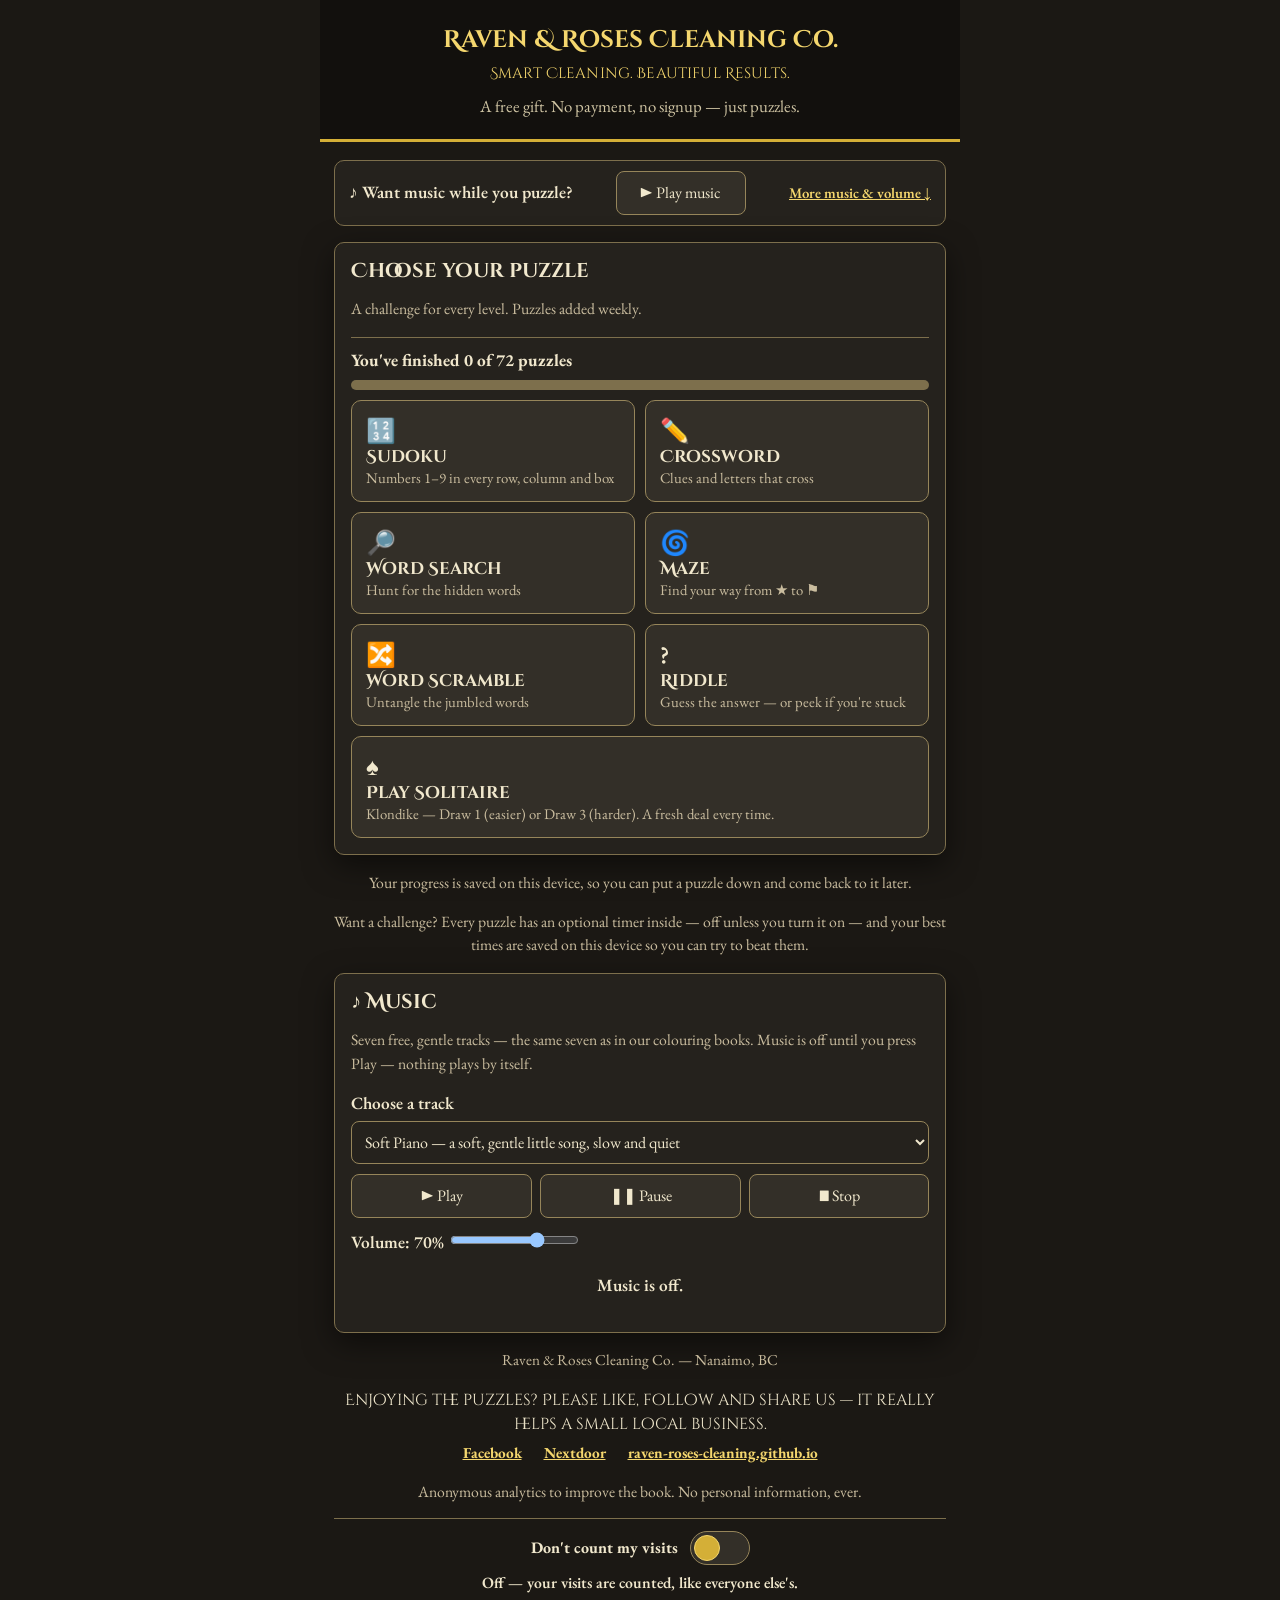
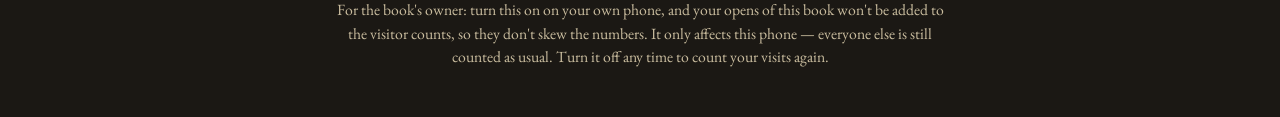
<file: puzzle-book/index.html>
<!doctype html>
<html lang="en">
<head>
<meta charset="utf-8">
<meta name="viewport" content="width=device-width, initial-scale=1, viewport-fit=cover">
<meta name="color-scheme" content="dark">
<title>Raven &amp; Roses — A Puzzle Book</title>
<meta name="description" content="A free puzzle book from Raven & Roses Cleaning. Sudoku, crosswords, word searches, mazes, scrambles and riddles — each in Easy, Medium, Hard and Very Hard, three of each — no payment, no signup.">
<meta property="og:type" content="website">
<meta property="og:title" content="Raven &amp; Roses — A Puzzle Book">
<meta property="og:description" content="A free puzzle book from Raven & Roses Cleaning. New puzzles every week — no payment, no signup.">
<meta name="twitter:card" content="summary">
<meta name="twitter:title" content="Raven &amp; Roses — A Puzzle Book">
<meta name="twitter:description" content="A free puzzle book from Raven &amp; Roses Cleaning. New puzzles every week — no payment, no signup.">
<link rel="icon" href="assets/icons/icon-192.png?v=6">
<link rel="manifest" href="assets/manifest.json">
<meta name="theme-color" content="#1b1814">
<meta name="mobile-web-app-capable" content="yes">
<meta name="apple-mobile-web-app-capable" content="yes">
<meta name="apple-mobile-web-app-status-bar-style" content="default">
<meta name="apple-mobile-web-app-title" content="Raven Puzzles">
<link rel="apple-touch-icon" href="assets/icons/apple-touch-icon.png?v=6">
<link rel="preconnect" href="https://fonts.googleapis.com">
<link rel="preconnect" href="https://fonts.gstatic.com" crossorigin>
<link href="https://fonts.googleapis.com/css2?family=Cinzel+Decorative:wght@400;700;900&family=EB+Garamond:wght@400;500;600;700&display=swap" rel="stylesheet">
<style>
  /* Locked to the Raven & Roses black-and-gold look, always — the book
     does not follow the phone's light/dark setting. */
  :root{
    color-scheme: dark;
    --bg:#1b1814; --panel:#25221d; --panel-line:#7d6f4c;
    --ink:#f1e8cd; --ink-soft:#cabd9f;
    --gold:#d4af37; --gold-deep:#f5d76e; --gold-bright:#d4af37;
    --band:#12100d; --band-ink:#f5d76e; --band-soft:#cfc4a3;
    --btn:#332f28; --btn-ink:#f1e8cd; --btn-line:#96855a;
    --btn-on:#4a3a10; --btn-on-ink:#fbeeae;
    --paper:#ffffff; --paper-line:#6f5c24;
    --good:#8fce96; --bad:#f0927f;
    --shadow:0 10px 30px rgba(0,0,0,.5);
  }
  *{box-sizing:border-box}
  html{-webkit-text-size-adjust:100%;overflow-x:clip}
  body{margin:0;background:var(--bg);color:var(--ink);overflow-x:clip;
    font-family:"EB Garamond",Georgia,serif;font-size:1.08rem;line-height:1.5}
  main{max-width:640px;margin:0 auto;padding:0 14px 48px;box-sizing:border-box;width:100%}
  h1,h2,h3{font-family:"Cinzel Decorative",Georgia,serif;line-height:1.15;margin:0}
  button{font-family:inherit;font-size:1rem;cursor:pointer}
  .band{background:var(--band);color:var(--band-ink);text-align:center;
    padding:26px 10px 20px;margin:0 -14px 18px;border-bottom:3px solid var(--gold-bright);
    display:flex;flex-direction:column;align-items:center;justify-content:center;
    box-sizing:border-box;overflow:hidden}
  .band h1{font-size:clamp(.72rem,4.15vw,1.5rem);letter-spacing:0;white-space:nowrap;
    text-align:center;margin:0 auto;width:100%;max-width:100%;line-height:1.2}
  .band p{color:var(--band-soft);margin:8px auto 0;font-size:clamp(.92rem,3.9vw,1.05rem);
    text-align:center;width:100%;max-width:100%;overflow-wrap:break-word}
  .band .slogan{color:var(--band-ink);font-family:"Cinzel Decorative",Georgia,serif;
    font-size:clamp(.6rem,3.15vw,.95rem);letter-spacing:.01em;margin-top:8px;
    white-space:nowrap;text-align:center;width:100%;max-width:100%}
  @media (max-width:380px){
    .band{padding-left:8px;padding-right:8px}
    .band h1{font-size:4.05vw}
    .band .slogan{font-size:3.05vw}
  }
  .panel{background:var(--panel);border:1px solid var(--panel-line);border-radius:10px;
    padding:16px;margin:0 0 16px;box-shadow:var(--shadow)}
  .panel h2{font-size:1.25rem;margin-bottom:6px}
  .panel h3{font-size:1.1rem;margin:14px 0 6px}
  .note{color:var(--ink-soft);font-size:.98rem}
  .howto{margin:8px 0 0;padding:8px 10px;border:1px solid var(--panel-line);border-radius:8px;
    background:var(--bg);color:var(--ink);font-size:.98rem;line-height:1.4;font-weight:600}
  .row{display:flex;gap:8px;flex-wrap:wrap;align-items:center}
  .row button{flex:1 1 auto}
  button{padding:10px 16px;min-height:44px;border-radius:8px;border:1px solid var(--btn-line);
    background:var(--btn);color:var(--btn-ink)}
  button.primary{background:var(--btn-on);color:var(--btn-on-ink);border-color:var(--btn-on)}
  button:disabled{opacity:.45;cursor:default}
  .week-btns{display:flex;gap:8px;flex-wrap:wrap;margin:10px 0 4px}
  .week-btns button{flex:1 1 30%;padding:10px 6px;min-height:48px}
  .week-btns button[aria-pressed="true"]{background:var(--btn-on);color:var(--btn-on-ink)}
  .week-btns small{display:block;font-size:.82rem;opacity:.85}
  .puzzle-list{display:grid;grid-template-columns:1fr 1fr;gap:10px;margin-top:10px}
  @media (max-width:420px){.puzzle-list{grid-template-columns:1fr}}
  .puzzle-card{text-align:left;padding:14px;min-height:92px;border-radius:10px;
    border:1px solid var(--btn-line);background:var(--btn);color:var(--btn-ink)}
  .puzzle-card .emoji{font-size:1.5rem;display:block}
  .puzzle-card .t{font-family:"Cinzel Decorative",Georgia,serif;font-size:1.05rem;font-weight:700;display:block}
  .puzzle-card .d{font-size:.92rem;color:var(--ink-soft);display:block}
  .puzzle-card .done{color:var(--good);font-weight:700;font-size:.92rem}
  .puzzle-card.full{grid-column:1 / -1}
  .music-mini{display:flex;gap:10px;align-items:center;justify-content:space-between;
    background:var(--panel);border:1px solid var(--panel-line);border-radius:10px;
    padding:10px 14px;margin:0 0 16px}
  .music-mini span{font-weight:600}
  .music-mini button{flex:0 0 auto;min-width:130px}
  .music-mini a{color:var(--gold-deep);font-weight:600;font-size:.92rem}
  .back-link{background:none;border:none;color:var(--gold-deep);font-weight:700;
    padding:6px 0;min-height:36px;text-align:left}
  .status{text-align:center;min-height:1.5em;font-weight:600}
  .status.good{color:var(--good)} .status.bad{color:var(--bad)}
  .grid-wrap{max-width:520px;margin:12px auto}
  /* Sudoku */
  .sudoku{display:grid;grid-template-columns:repeat(9,1fr);gap:0;
    border:3px solid #221d12;background:var(--paper);margin:0 auto;max-width:480px}
  .sudoku button{aspect-ratio:1/1;min-height:0;padding:0;border:none;border-right:1px solid var(--paper-line);
    border-bottom:1px solid var(--paper-line);border-radius:0;background:#fff;color:#221d12;
    font-size:1.25rem;font-weight:600}
  .sudoku button:nth-child(9n){border-right:none}
  .sudoku button:nth-child(n+73){border-bottom:none}
  .sudoku button.given{color:#221d12;font-weight:700;background:#f3ecd4}
  .sudoku button.hl{background:#f9efc9}
  .sudoku button.same{background:#eed688}
  .sudoku button.sel{background:#f5d76e;box-shadow:inset 0 0 0 2px #7c5f10}
  .sudoku button.err{background:#f6c9c2}
  .sudoku button.br{border-right:3px solid #221d12}
  .sudoku button.bb{border-bottom:3px solid #221d12}
  .sudoku button:nth-child(9n){border-right:none}
  .numpad{display:grid;grid-template-columns:repeat(5,1fr);gap:8px;max-width:480px;margin:12px auto 0}
  .numpad button{min-height:52px;font-size:1.2rem;font-weight:700}
  /* Crossword — every white square gets a clear outline so the boxes read
     as individual squares, and blocked squares stay solid dark in both
     colour schemes (var(--ink) flips light in dark mode, so it is not
     used for the grid lines or blocked squares here). */
  .xw{display:grid;gap:1px;border:3px solid #221d12;background:#221d12;
    margin:0 auto;max-width:480px}
  .xw .cell{position:relative;aspect-ratio:1/1;min-height:0;padding:0;border:1px solid #8a7d5a;border-radius:0;
    background:#fff;color:#221d12;font-size:1.1rem;font-weight:700;text-transform:uppercase}
  .xw .cell.blank{background:#221d12;border-color:#221d12;cursor:default}
  .xw .cell.sel{background:#f5d76e}
  .xw .cell.inword{background:#fbf3cf}
  .xw .cell.err{background:#f6c9c2}
  .xw .cell .num{position:absolute;top:1px;left:3px;font-size:.58rem;font-weight:600;color:#5c543f}
  .current-clue{max-width:480px;margin:12px auto 0;padding:10px 12px;border:2px solid var(--gold);
    border-radius:8px;background:var(--panel);font-size:1.02rem;line-height:1.4}
  .current-clue b{font-family:"Cinzel Decorative",Georgia,serif}
  /* QWERTY letter pad — the layout phones already use, not an A–Z grid.
     Fixed in place: sticks to the bottom of the screen so it stays in
     reach while the clues and the grid are scrolled. */
  .letterpad{display:flex;flex-direction:column;gap:6px;max-width:520px;margin:12px auto 0;
    padding:8px;background:var(--panel);border:1px solid var(--panel-line);border-radius:10px;
    position:sticky;bottom:6px;z-index:5;box-shadow:var(--shadow)}
  .letterpad .krow{display:flex;gap:5px;justify-content:center}
  .letterpad .krow.offset{padding:0 5%}
  .letterpad button{flex:1 1 0;min-width:0;min-height:48px;padding:6px 0;font-weight:700;font-size:1.05rem}
  .letterpad button.wide{flex:1.7 1 0;font-size:.95rem}
  .letterpad .kb-controls{display:flex;gap:5px}
  .letterpad .kb-controls button{flex:1 1 0}
  .clues{columns:2;column-gap:24px;margin-top:8px}
  @media (max-width:520px){.clues{columns:1}}
  .clues p{margin:0 0 6px;break-inside:avoid;cursor:pointer}
  .clues p.sel{font-weight:700;color:var(--gold-deep)}
  .clues b{font-family:"Cinzel Decorative",Georgia,serif}
  /* Word search */
  .ws{display:grid;gap:1px;border:3px solid #221d12;background:#221d12;
    margin:0 auto;max-width:480px}
  .ws button{aspect-ratio:1/1;min-height:0;padding:0;border:1px solid #8a7d5a;border-radius:0;
    background:#fff;color:#221d12;font-size:1.05rem;font-weight:700;
    touch-action:manipulation;-webkit-user-select:none;user-select:none;-webkit-tap-highlight-color:transparent}
  .ws button.found{background:#d4af37;color:#221d12}
  .ws button.inpick{background:#f9efc9}
  .ws button.sel{background:#f5d76e;box-shadow:inset 0 0 0 2px #7c5f10}
  /* Live readout of the letters being picked, so choosing a word is
     never a guess: it names the letters and what to do next. */
  .ws-pick{max-width:480px;margin:12px auto 0;padding:10px 12px;border:2px solid var(--gold);
    border-radius:8px;background:var(--panel);font-size:1.02rem;line-height:1.4;text-align:center;
    min-height:6.4em;display:flex;align-items:center;justify-content:center}
  .ws-pick b{letter-spacing:.18em;font-size:1.2rem}
  .ws-cancel{display:block;margin:8px auto 0;min-height:40px;padding:6px 18px}
  .ws-words{columns:2;column-gap:24px;list-style:none;padding:0;margin:10px 0 0}
  .ws-words li{margin:0 0 4px;font-weight:600;letter-spacing:.06em}
  .ws-words li.found{text-decoration:line-through;color:var(--good)}
  /* Maze — trace a line through it (touch or mouse) or tap the next
     square to extend the line. touch-action:none stops the page
     scrolling while a finger drags inside the maze, so the drag can
     follow the corridors. */
  .maze-svg{display:block;width:100%;max-width:480px;height:auto;margin:0 auto;
    border:2px solid var(--ink);background:#fff;touch-action:none;cursor:grab;
    -webkit-user-select:none;user-select:none;-webkit-tap-highlight-color:transparent}
  .maze-svg:active{cursor:grabbing}
  /* Scramble */
  .scramble-item{border-top:1px solid var(--panel-line);padding:12px 0}
  .scramble-item:first-of-type{border-top:none}
  .scramble-word{font-family:"Cinzel Decorative",Georgia,serif;font-size:1.3rem;font-weight:700;
    letter-spacing:.18em}
  .scramble-item.solved .scramble-word{color:var(--good)}
  .scramble-item input{font-family:inherit;font-size:1.05rem;padding:9px 10px;border:1px solid var(--btn-line);
    border-radius:8px;background:var(--panel);color:var(--ink);width:100%;max-width:260px;
    text-transform:uppercase}
  .scramble-item .hint{color:var(--ink-soft);font-size:.95rem;margin:2px 0 8px}
  /* Riddle */
  .riddle-q{font-family:"Cinzel Decorative",Georgia,serif;font-size:1.2rem;font-weight:600;
    text-align:center;padding:8px 4px}
  .riddle-a{text-align:center;font-family:"Cinzel Decorative",Georgia,serif;font-size:1.25rem;
    font-weight:700;color:var(--gold-deep);padding:10px;border:2px dashed var(--gold);
    border-radius:10px;margin-top:10px}
  .riddle-guess{margin-top:14px}
  .riddle-guess label{margin-top:0;text-align:center}
  .riddle-guess .row{justify-content:center}
  .riddle-guess input{font-family:inherit;font-size:1.1rem;padding:10px 12px;border:1px solid var(--btn-line);
    border-radius:8px;background:var(--panel);color:var(--ink);flex:1 1 200px;max-width:320px;text-align:center}
  .riddle-show{width:100%;margin-top:10px}
  .riddle-solved-note{text-align:center;font-weight:700;color:var(--good);margin:12px 0 0;font-size:1.1rem}
  /* Solitaire — Klondike. Card backs are Raven & Roses black and gold:
     the Gazette's real raven engraving, its ink lines lifted and tinted
     gold, laid over the deep-red rose photograph faded soft so the gold
     bird leads, inside a gold frame (the markup is built in the script).
     Faces stay plain paper-white with the normal suits so they read
     easily, framed in gold, red suits in deep rose red. Tableau cards stack
     with negative margins: margin percentages resolve against the
     column width, and a card is 1.4x as tall as wide, so -97% leaves a
     readable strip of the card below and -122% a slimmer strip under a
     face-down card. */
  .sol-modes{display:flex;gap:8px;max-width:520px;margin:0 auto 10px}
  .sol-modes button{flex:1 1 0;min-height:48px;font-weight:700}
  .sol-modes button[aria-pressed="true"]{background:var(--btn-on);color:var(--btn-on-ink)}
  .sol-meta{display:flex;gap:8px 16px;flex-wrap:wrap;justify-content:space-between;
    max-width:520px;margin:0 auto 8px;color:var(--ink-soft);font-size:.98rem}
  .sol-meta b{color:var(--ink)}
  .sol-top,.sol-tab{display:grid;grid-template-columns:repeat(7,1fr);gap:6px;
    max-width:520px;margin:0 auto;align-items:start}
  .sol-tab{margin-top:12px}
  .sol-gap{min-height:1px}
  .sol-slot{width:100%;aspect-ratio:5/7;min-height:0;padding:0;border-radius:7px;
    border:2px dashed var(--gold);background:transparent;color:var(--gold);
    font-size:1.3rem;display:flex;align-items:center;justify-content:center;opacity:.85}
  .sol-col .sol-slot{aspect-ratio:auto;height:auto;min-height:64px}
  .sol-card{position:relative;width:100%;aspect-ratio:5/7;min-height:0;padding:0;
    border-radius:7px;border:1px solid var(--gold-deep);background:var(--paper);
    color:#221d12;overflow:hidden;box-shadow:0 1px 3px rgba(34,29,18,.25);
    -webkit-tap-highlight-color:transparent}
  .sol-col .sol-card{margin-top:-97%}
  .sol-col .sol-card:first-child{margin-top:0}
  .sol-col .sol-card.tight{margin-top:-122%}
  .sol-card.red{color:#a83226}
  .sol-card.sel{box-shadow:0 0 0 3px var(--gold-bright),0 4px 10px rgba(34,29,18,.35)}
  .sol-card .corner{position:absolute;top:2px;left:4px;display:flex;flex-direction:column;
    align-items:center;line-height:1.02;font-weight:700;font-size:.92rem}
  .sol-card .corner .suit{font-size:.82rem}
  .sol-card .corner.br{top:auto;left:auto;bottom:2px;right:4px;transform:rotate(180deg)}
  .sol-card .pip{position:absolute;inset:0;display:flex;flex-direction:column;
    align-items:center;justify-content:center;font-size:1.7rem;line-height:1}
  .sol-card .pip .face-letter{font-family:"Cinzel Decorative",Georgia,serif;
    font-size:1.35rem;font-weight:700}
  .sol-card.down{background:#14110d;border-color:var(--gold-bright);cursor:default}
  .sol-back{position:absolute;inset:0;display:block}
  .sol-back-rose{position:absolute;inset:0;width:100%;height:100%;object-fit:cover;
    object-position:50% 30%;opacity:.5}
  .sol-back-raven{position:absolute;left:50%;top:44%;transform:translate(-50%,-50%);
    width:90%;height:auto}
  .sol-back-frame{position:absolute;inset:4px;border:2px solid var(--gold-bright);
    border-radius:4px;pointer-events:none}
  .sol-back-frame::after{content:"";position:absolute;inset:3px;
    border:1px solid #a07d1c;border-radius:2px}
  .sol-help{max-width:520px;margin:12px auto 0}
  /* Grand congratulations + confetti — shown when any puzzle is
     finished. A riddle only earns it when guessed right without
     peeking at the answer. */
  .celebrate-overlay{position:fixed;inset:0;background:rgba(10,8,5,.78);display:flex;
    align-items:center;justify-content:center;padding:20px;z-index:60}
  .celebrate-card{background:var(--panel);border:3px solid var(--gold-bright);border-radius:14px;
    padding:28px 22px 22px;text-align:center;max-width:420px;width:100%;box-shadow:var(--shadow)}
  .celebrate-card .stars{font-size:1.6rem;letter-spacing:.3em;color:var(--gold)}
  .celebrate-card h3{font-size:1.6rem;margin:8px 0 6px;color:var(--gold-deep)}
  .celebrate-card p{margin:6px 0}
  .celebrate-card .celebrate-answer{font-family:"Cinzel Decorative",Georgia,serif;font-size:1.15rem;
    font-weight:700;color:var(--gold-deep)}
  .celebrate-card button{width:100%;margin-top:14px}
  .celebrate-card .celebrate-time{font-weight:700;font-size:1.08rem}
  .confetti-canvas{position:fixed;inset:0;width:100%;height:100%;pointer-events:none;z-index:70}
  /* Optional timer — off by default; best times are saved per puzzle
     on this device and shown with the congratulations. */
  .timer-bar{display:flex;gap:8px 12px;flex-wrap:wrap;align-items:center;justify-content:space-between;margin:10px 0 2px}
  .timer-bar button{min-height:40px;padding:6px 14px;flex:0 0 auto}
  .timer-bar button[aria-pressed="true"]{background:var(--btn-on);color:var(--btn-on-ink)}
  #timer-display{font-weight:700;font-size:1.12rem}
  .timer-best{color:var(--ink-soft);font-size:.95rem}
  /* New-this-week badge, home-page progress, hint glow, share row */
  .new-badge{display:inline-block;background:var(--btn-on);color:var(--btn-on-ink);
    font-family:"Cinzel Decorative",Georgia,serif;font-weight:700;font-size:.85rem;
    padding:3px 12px;border-radius:999px;margin:0 0 6px;letter-spacing:.03em}
  .progress-wrap{margin-top:12px;border-top:1px solid var(--panel-line);padding-top:10px}
  .progress-wrap p{margin:0 0 6px;font-weight:700}
  .progress-track{height:10px;border-radius:999px;background:var(--panel-line);overflow:hidden}
  .progress-fill{height:100%;background:var(--gold-bright);border-radius:999px}
  .ws button.hintcell{background:#f5d76e;box-shadow:inset 0 0 0 3px #a83226}
  #pv-share{margin-top:8px}
  #pv-share a{flex:1 1 auto;display:block;text-align:center;text-decoration:none;
    padding:10px 16px;min-height:44px;border-radius:8px;border:1px solid var(--btn-line);
    background:var(--btn);color:var(--btn-ink);font-weight:700;line-height:1.5}
  .celebrate-card a.share-btn{display:block;text-align:center;text-decoration:none;
    padding:10px 16px;min-height:44px;border-radius:8px;margin-top:14px;
    border:1px solid var(--btn-line);background:var(--btn);color:var(--btn-ink);font-weight:700}
  footer{text-align:center;color:var(--ink-soft);font-size:.95rem;margin-top:8px}
  footer a{color:var(--gold-deep)}
  footer .follow-note{font-family:"Cinzel Decorative",Georgia,serif;font-size:1rem;color:var(--ink);margin-bottom:6px}
  footer .follow-links{display:flex;gap:8px 22px;flex-wrap:wrap;justify-content:center;margin-top:0}
  footer .follow-links a{font-weight:700}
  select,input[type="range"]{font-family:inherit;font-size:1rem}
  select{padding:9px;border:1px solid var(--btn-line);border-radius:8px;background:var(--panel);color:var(--ink);width:100%}
  label{display:block;margin:10px 0 4px;font-weight:600}
  .pv-nav{margin-top:10px;border-top:1px solid var(--panel-line);padding-top:12px}
  .pv-nav button{flex:1 1 0;min-height:48px;font-weight:700}
  .pv-controls{display:flex;gap:12px;flex-wrap:wrap;margin:12px 0 4px}
  .pv-controls .ctl{flex:1 1 150px}
  .pv-controls label{margin:0 0 4px}
  .puzzle-card[aria-pressed="true"]{background:var(--btn-on);color:var(--btn-on-ink)}
  .puzzle-card[aria-pressed="true"] .d{color:var(--btn-on-ink);opacity:.85}
  /* Owner "Don't count my visits" switch — in the footer, styled
     with the book's own palette variables like everything else. */
  .owner-nocount{border-top:1px solid var(--panel-line);padding-top:12px;margin-top:14px}
  .owner-nocount-row{display:flex;align-items:center;justify-content:center;gap:12px;flex-wrap:wrap}
  .owner-nocount-label{font-weight:700;font-size:1rem;color:var(--ink)}
  .owner-switch{
    position:relative;flex:none;width:60px;height:34px;min-height:34px;padding:0;
    border-radius:999px;background:var(--btn);border:1px solid var(--btn-line);cursor:pointer;
  }
  .owner-switch:hover{border-color:var(--gold-deep)}
  .owner-switch:focus-visible{outline:3px solid var(--gold-deep);outline-offset:2px}
  .owner-switch-knob{
    position:absolute;top:3px;left:3px;width:26px;height:26px;border-radius:50%;
    background:var(--gold-bright);border:1px solid var(--gold-deep);
    transition:transform .2s ease;
  }
  .owner-switch[aria-checked="true"]{background:var(--btn-on);border-color:var(--gold-deep)}
  .owner-switch[aria-checked="true"] .owner-switch-knob{transform:translateX(26px)}
  @media (prefers-reduced-motion: reduce){ .owner-switch-knob{transition:none} }
  .owner-nocount-status{font-weight:600;color:var(--ink)}
  [hidden]{display:none !important}
</style>
</head>
<body>
<main>
  <div class="band">
    <h1>Raven &amp; Roses Cleaning Co.</h1>
    <p class="slogan">Smart Cleaning. Beautiful Results.</p>
    <p>A free gift. No payment, no signup — just puzzles.</p>
  </div>

  <div class="music-mini">
    <span>♪ Want music while you puzzle?</span>
    <button id="music-mini-btn" type="button" aria-pressed="false">▶ Play music</button>
    <a href="#music-panel">More music &amp; volume ↓</a>
  </div>

  <!-- ============ PICKER ============ -->
  <section id="picker" aria-label="Choose a puzzle">
    <div class="panel">
      <h2>Choose your puzzle</h2>
      <p class="note">A challenge for every level. Puzzles added weekly.</p>
      <div class="progress-wrap">
        <p id="progress-text">You've finished 0 of 72 puzzles</p>
        <div class="progress-track"><div class="progress-fill" id="progress-fill" style="width:0%"></div></div>
      </div>
      <div class="puzzle-list" id="game-list"></div>
    </div>
    <p class="note" style="text-align:center">Your progress is saved on this device, so you can put a puzzle down and come back to it later.</p>
    <p class="note" style="text-align:center">Want a challenge? Every puzzle has an optional timer inside — off unless you turn it on — and your best times are saved on this device so you can try to beat them.</p>
  </section>

  <!-- ============ PUZZLE VIEW ============ -->
  <section id="puzzle-view" hidden aria-label="Puzzle">
    <button class="back-link" id="back-btn" type="button">← All puzzles</button>
    <div class="panel">
      <h2 id="pv-title">Puzzle</h2>
      <p class="note" id="pv-sub"></p>
      <p class="howto" id="pv-howto" hidden></p>
      <span class="new-badge" id="pv-new-badge" hidden>★ New this week</span>
      <div class="pv-controls" id="pv-controls">
        <div class="ctl">
          <label for="pv-diff-select">Difficulty</label>
          <select id="pv-diff-select">
            <option value="easy">Easy</option>
            <option value="medium">Medium</option>
            <option value="hard">Hard</option>
            <option value="veryhard">Very Hard</option>
          </select>
        </div>
        <div class="ctl">
          <label for="pv-puzzle-select">Puzzle</label>
          <select id="pv-puzzle-select"></select>
        </div>
      </div>
      <div class="timer-bar">
        <span id="timer-display" hidden>⏱ <span id="timer-time">0:00</span></span>
        <span class="timer-best" id="timer-best"></span>
        <button id="timer-toggle" type="button" aria-pressed="false">⏱ Timer: Off</button>
      </div>
      <div id="pv-body"></div>
      <p class="status" id="pv-status" aria-live="polite"></p>
      <div class="row" id="pv-actions"></div>
      <div class="row pv-nav" id="pv-nav" aria-label="Puzzle navigation"></div>
      <div class="row" id="pv-share" hidden>
        <a id="pv-share-link" href="#" target="_blank" rel="noopener">Share your win on Facebook</a>
      </div>
    </div>
  </section>

  <!-- ============ MUSIC ============ -->
  <section class="panel" id="music-panel" aria-label="Relaxing music while you puzzle">
    <h2>♪ Music</h2>
    <p class="note">Seven free, gentle tracks — the same seven as in our colouring books. Music is off until you press Play — nothing plays by itself.</p>
    <label for="music-select">Choose a track</label>
    <select id="music-select">
      <option value="piano-soft">Soft Piano — a soft, gentle little song, slow and quiet</option>
      <option value="rain-owl">Gentle Rain (with owl) — soft rain, an owl now and then</option>
      <option value="birds">Birds — gentle birdsong</option>
      <option value="flute">Flute — soft and airy</option>
      <option value="windchimes">Windchimes — light and sparkly</option>
      <option value="guitar">Guitar — warm and mellow</option>
      <option value="tibetan-bowls">Tibetan Bowls — deep and peaceful</option>
    </select>
    <div class="row" role="group" aria-label="Music controls" style="margin-top:10px">
      <button id="music-play-btn" type="button">▶ Play</button>
      <button id="music-pause-btn" type="button">❚❚ Pause</button>
      <button id="music-stop-btn" type="button">■ Stop</button>
    </div>
    <label style="margin-top:12px"><span id="music-volume-label">Volume: 70%</span>
      <input id="music-volume" type="range" min="0" max="100" step="1" value="70" aria-label="Music volume">
    </label>
    <p class="status" id="music-status" aria-live="polite">Music is off.</p>
    <audio id="music-audio" preload="none" loop></audio>
  </section>

  <footer>
    <p>Raven &amp; Roses Cleaning Co. — Nanaimo, BC</p>
    <p class="follow-note">Enjoying the puzzles? Please like, follow and share us — it really helps a small local business.</p>
    <p class="follow-links">
      <a href="https://www.facebook.com/RavenRosesCleaningCo" target="_blank" rel="noopener">Facebook</a>
      <a href="https://ca.nextdoor.com/page/raven-roses-cleaning-co-nanaimo-british-columbia/" target="_blank" rel="noopener">Nextdoor</a>
      <a href="https://raven-roses-cleaning.github.io/">raven-roses-cleaning.github.io</a>
    </p>
    <p class="note" style="margin:10px 0 0">Anonymous analytics to improve the book. No personal information, ever.</p>
    <div class="owner-nocount">
      <div class="owner-nocount-row">
        <span class="owner-nocount-label" id="owner-nocount-label">Don't count my visits</span>
        <button type="button" class="owner-switch" id="owner-nocount-switch" role="switch" aria-checked="false" aria-labelledby="owner-nocount-label"><span class="owner-switch-knob" aria-hidden="true"></span></button>
      </div>
      <p class="note owner-nocount-status" id="owner-nocount-status" aria-live="polite" style="margin:6px 0 0">Off — your visits are counted, like everyone else's.</p>
      <p class="note" style="margin:4px 0 0">For the book's owner: turn this on on your own phone, and your opens of this book won't be added to the visitor counts, so they don't skew the numbers. It only affects this phone — everyone else is still counted as usual. Turn it off any time to count your visits again.</p>
    </div>
  </footer>
</main>
<script>
"use strict";
/* Puzzle data — generated and verified by a generator script. Difficulty
   is set by construction and checked, level by level: Sudoku givens run
   36 / 29 / 24 / 22–23 from Easy to Very Hard, Easy solvable by singles
   alone, Medium needing pair logic, Hard and Very Hard beyond basic
   logic (a technique solver confirms every Hard and Very Hard Sudoku
   stalls basic logic and needs more); every Sudoku has exactly one
   solution. Crosswords grow from 12 words (Easy) through 14–18 (Medium)
   to 20 (Hard) and 23+ (Very Hard), with indirect clues at the top
   levels. Word searches hide words forwards only on Easy, then add
   backwards and diagonal directions — most words run diagonally on Very
   Hard, and each word appears exactly once. Maze solutions cover at
   least 38% / 44% / 50% / 54% of the grid by level, and scrambles climb
   from ~6-letter words on Easy to ~9 on Very Hard.
   PUZZLES.levels[difficulty][game] holds 3 puzzles per game per
   difficulty (easy, medium, hard, veryhard). */
var PUZZLES = {"levels":{"easy":{"sudoku":[{"puzzle":[[0,5,0,4,0,3,2,0,0],[0,6,0,0,5,8,3,0,1],[8,9,3,1,6,0,0,0,4],[6,7,8,0,0,0,0,0,0],[0,1,9,8,0,0,0,0,0],[0,2,0,0,0,1,0,4,0],[0,0,6,0,0,0,0,7,0],[7,0,0,0,0,4,0,8,9],[0,4,2,0,8,7,0,3,5]],"solution":[[1,5,7,4,9,3,2,6,8],[2,6,4,7,5,8,3,9,1],[8,9,3,1,6,2,7,5,4],[6,7,8,2,4,5,9,1,3],[4,1,9,8,3,6,5,2,7],[3,2,5,9,7,1,8,4,6],[5,8,6,3,1,9,4,7,2],[7,3,1,5,2,4,6,8,9],[9,4,2,6,8,7,1,3,5]],"givens":36},{"puzzle":[[5,0,8,0,0,0,0,9,0],[9,0,0,0,0,0,1,0,0],[0,7,0,0,8,0,4,0,5],[0,9,0,8,7,0,0,0,3],[0,8,5,0,2,0,7,0,0],[2,6,0,0,0,1,9,8,4],[8,5,9,4,1,0,3,0,7],[0,3,0,0,0,0,2,5,1],[0,0,0,5,3,0,0,0,0]],"solution":[[5,1,8,7,4,3,6,9,2],[9,4,3,2,6,5,1,7,8],[6,7,2,1,8,9,4,3,5],[4,9,1,8,7,6,5,2,3],[3,8,5,9,2,4,7,1,6],[2,6,7,3,5,1,9,8,4],[8,5,9,4,1,2,3,6,7],[7,3,4,6,9,8,2,5,1],[1,2,6,5,3,7,8,4,9]],"givens":36},{"puzzle":[[8,5,4,0,6,0,3,2,0],[6,0,0,4,2,0,0,0,0],[0,9,0,0,3,0,4,1,6],[9,0,0,3,0,0,8,0,0],[0,0,7,6,0,4,2,9,0],[1,4,8,0,0,0,6,0,0],[3,7,9,2,4,0,0,0,8],[0,0,0,0,0,0,0,6,0],[0,0,0,0,7,5,0,0,4]],"solution":[[8,5,4,7,6,1,3,2,9],[6,1,3,4,2,9,5,8,7],[7,9,2,5,3,8,4,1,6],[9,2,6,3,1,7,8,4,5],[5,3,7,6,8,4,2,9,1],[1,4,8,9,5,2,6,7,3],[3,7,9,2,4,6,1,5,8],[4,8,5,1,9,3,7,6,2],[2,6,1,8,7,5,9,3,4]],"givens":36}],"crossword":[{"size":13,"grid":[".......C.....","O..SUNSET....","C..A...D...H.","EAGLE..A...E.","A..M...RIVER.","N..O.......O.","...NANAIMO.N.","........A....","......FOREST.","......E.K....","....GARDEN...","......R.T....","......Y......"],"across":[{"num":3,"word":"SUNSET","clue":"The sky turns gold at the end of the day","row":1,"col":3,"dir":"across","len":6},{"num":5,"word":"EAGLE","clue":"A big bird that soars over the harbour","row":3,"col":0,"dir":"across","len":5},{"num":6,"word":"RIVER","clue":"Water that flows to the sea","row":4,"col":7,"dir":"across","len":5},{"num":7,"word":"NANAIMO","clue":"Our home city on Vancouver Island","row":6,"col":3,"dir":"across","len":7},{"num":9,"word":"FOREST","clue":"Full of tall trees","row":8,"col":6,"dir":"across","len":6},{"num":10,"word":"GARDEN","clue":"Where flowers and vegetables grow","row":10,"col":4,"dir":"across","len":6}],"down":[{"num":1,"word":"CEDAR","clue":"A tall evergreen tree of the west coast","row":0,"col":7,"dir":"down","len":5},{"num":2,"word":"OCEAN","clue":"The big salty water all around us","row":1,"col":0,"dir":"down","len":5},{"num":3,"word":"SALMON","clue":"The fish that swims up our rivers","row":1,"col":3,"dir":"down","len":6},{"num":4,"word":"HERON","clue":"A tall grey bird that fishes in the shallows","row":2,"col":11,"dir":"down","len":5},{"num":8,"word":"MARKET","clue":"Where local growers sell on Saturdays","row":6,"col":8,"dir":"down","len":6},{"num":9,"word":"FERRY","clue":"The boat that carries cars across the water","row":8,"col":6,"dir":"down","len":5}],"placed_count":12,"theme":"Nanaimo & the Island"},{"size":13,"grid":["....C........",".MAPLE.......","....O........","...AUTUMN....","....D..E.S...",".....S.A.P.P.","...THUNDER.I.",".....M.O.I.N.",".....M.WINTER","..CREEK..G...","...A.R.......","...I.........","MOON........."],"across":[{"num":2,"word":"MAPLE","clue":"A tree whose leaf is on the flag","row":1,"col":1,"dir":"across","len":5},{"num":3,"word":"AUTUMN","clue":"The season when leaves turn gold","row":3,"col":3,"dir":"across","len":6},{"num":8,"word":"THUNDER","clue":"The loud rumble after lightning","row":6,"col":3,"dir":"across","len":7},{"num":9,"word":"WINTER","clue":"The coldest season of the year","row":8,"col":7,"dir":"across","len":6},{"num":10,"word":"CREEK","clue":"A small stream in the woods","row":9,"col":2,"dir":"across","len":5},{"num":12,"word":"MOON","clue":"It glows in the night sky","row":12,"col":0,"dir":"across","len":4}],"down":[{"num":1,"word":"CLOUD","clue":"A white puff drifting in the sky","row":0,"col":4,"dir":"down","len":5},{"num":4,"word":"MEADOW","clue":"A grassy field full of wildflowers","row":3,"col":7,"dir":"down","len":6},{"num":5,"word":"SPRING","clue":"The season when flowers wake up","row":4,"col":9,"dir":"down","len":6},{"num":6,"word":"SUMMER","clue":"The warmest season \u2014 long sunny days","row":5,"col":5,"dir":"down","len":6},{"num":7,"word":"PINE","clue":"An evergreen with needles","row":5,"col":11,"dir":"down","len":4},{"num":11,"word":"RAIN","clue":"It falls from grey clouds","row":9,"col":3,"dir":"down","len":4}],"placed_count":12,"theme":"Nature & the seasons"},{"size":13,"grid":[".F....LETTER.",".A....A......",".MORNING.....",".I....T......",".L....E..K...",".Y....R..I...","...BLANKET.C.","...A.....C.A.","MARKET...H.N.","U..I..FRIEND.","S..N.....N.L.","I..GARDEN..E.","C............"],"across":[{"num":2,"word":"LETTER","clue":"A message you send in an envelope","row":0,"col":6,"dir":"across","len":6},{"num":3,"word":"MORNING","clue":"The first part of the day","row":2,"col":1,"dir":"across","len":7},{"num":5,"word":"BLANKET","clue":"Keeps you warm on a cold night","row":6,"col":3,"dir":"across","len":7},{"num":7,"word":"MARKET","clue":"Where local growers sell on Saturdays","row":8,"col":0,"dir":"across","len":6},{"num":8,"word":"FRIEND","clue":"Someone you like spending time with","row":9,"col":6,"dir":"across","len":6},{"num":9,"word":"GARDEN","clue":"Where flowers and vegetables grow","row":11,"col":3,"dir":"across","len":6}],"down":[{"num":1,"word":"FAMILY","clue":"The people closest to you","row":0,"col":1,"dir":"down","len":6},{"num":2,"word":"LANTERN","clue":"A light you carry on a dark path","row":0,"col":6,"dir":"down","len":7},{"num":4,"word":"KITCHEN","clue":"The room where meals are made","row":4,"col":9,"dir":"down","len":7},{"num":5,"word":"BAKING","clue":"Making bread or cookies in the oven","row":6,"col":3,"dir":"down","len":6},{"num":6,"word":"CANDLE","clue":"It gives a soft glow when lit","row":6,"col":11,"dir":"down","len":6},{"num":7,"word":"MUSIC","clue":"Songs and tunes to listen to","row":8,"col":0,"dir":"down","len":5}],"placed_count":12,"theme":"Everyday words"}],"wordsearch":[{"size":12,"grid":["LVPGMVVLHZOO","FBVFAXPEOWCW","ENRORWGAYREO","ATIRKGIWZYAG","GRVEEASRFWNW","LAESTRLBDIFJ","EIRTCDARACKA","ULIJQENEYEYR","HERONNDEDDGJ","MKVHHLTZPADJ","MOLPTIPEKRAB","EFERRYOUWCHJ"],"words":["BREEZE","CEDAR","EAGLE","FERRY","FOREST","GARDEN","HERON","ISLAND","MARKET","OCEAN","RIVER","TRAIL"],"placed":{"BREEZE":{"row":5,"col":7,"dr":1,"dc":0},"FOREST":{"row":1,"col":3,"dr":1,"dc":0},"GARDEN":{"row":3,"col":5,"dr":1,"dc":0},"ISLAND":{"row":3,"col":6,"dr":1,"dc":0},"MARKET":{"row":0,"col":4,"dr":1,"dc":0},"CEDAR":{"row":6,"col":9,"dr":1,"dc":0},"EAGLE":{"row":2,"col":0,"dr":1,"dc":0},"FERRY":{"row":11,"col":1,"dr":0,"dc":1},"HERON":{"row":8,"col":0,"dr":0,"dc":1},"OCEAN":{"row":0,"col":10,"dr":1,"dc":0},"RIVER":{"row":2,"col":2,"dr":1,"dc":0},"TRAIL":{"row":3,"col":1,"dr":1,"dc":0}},"theme":"Nanaimo & the Island"},{"size":12,"grid":["BAXWXPWWAUTX","GQXTECAMUSDU","NRAINLVATEDI","NSCRLORPUZMC","JLFMEUBLMEDT","FGANADSENYKG","RYERVOPSGCRS","OSBBELITNROF","SNDWSLNAQEBG","TOMOONERBEIT","CWHQSLPSAKNX","VYOBUEEDXPUI"],"words":["AUTUMN","CLOUD","CREEK","FROST","LEAVES","MAPLE","MOON","PINE","RAIN","ROBIN","SNOW","STARS"],"placed":{"AUTUMN":{"row":0,"col":8,"dr":1,"dc":0},"LEAVES":{"row":3,"col":4,"dr":1,"dc":0},"CLOUD":{"row":1,"col":5,"dr":1,"dc":0},"CREEK":{"row":6,"col":9,"dr":1,"dc":0},"FROST":{"row":5,"col":0,"dr":1,"dc":0},"MAPLE":{"row":1,"col":7,"dr":1,"dc":0},"ROBIN":{"row":6,"col":10,"dr":1,"dc":0},"STARS":{"row":6,"col":7,"dr":1,"dc":0},"MOON":{"row":9,"col":2,"dr":0,"dc":1},"PINE":{"row":6,"col":6,"dr":1,"dc":0},"RAIN":{"row":2,"col":1,"dr":0,"dc":1},"SNOW":{"row":7,"col":1,"dr":1,"dc":0}},"theme":"Nature & the seasons"},{"size":12,"grid":["RLGARDENNFOM","ETEAPOTTFINS","FDPOMUSICNMU","RUMEHPUZZLEL","IDAIMSEERBSB","EBRLPCFAMILY","NOKECOWOOAEU","DOETAFLQVNKS","TKTTNFSPLWLM","OROEDEBAKING","MEMRLENEODNP","IPSRESSIIOAO"],"words":["BAKING","BOOK","CANDLE","COFFEE","FAMILY","FRIEND","GARDEN","LETTER","MARKET","MUSIC","PUZZLE","TEAPOT"],"placed":{"CANDLE":{"row":6,"col":4,"dr":1,"dc":0},"FRIEND":{"row":2,"col":0,"dr":1,"dc":0},"BAKING":{"row":9,"col":6,"dr":0,"dc":1},"MARKET":{"row":3,"col":2,"dr":1,"dc":0},"LETTER":{"row":5,"col":3,"dr":1,"dc":0},"PUZZLE":{"row":3,"col":5,"dr":0,"dc":1},"COFFEE":{"row":5,"col":5,"dr":1,"dc":0},"BOOK":{"row":5,"col":1,"dr":1,"dc":0},"GARDEN":{"row":0,"col":2,"dr":0,"dc":1},"FAMILY":{"row":5,"col":6,"dr":0,"dc":1},"MUSIC":{"row":2,"col":4,"dr":0,"dc":1},"TEAPOT":{"row":1,"col":1,"dr":0,"dc":1}},"theme":"Everyday words"}],"maze":[{"name":"Garden Maze","cols":15,"rows":15,"walls":{"0,0":["N","W","E"],"1,0":["N","W"],"2,0":["N","E"],"3,0":["N","W"],"4,0":["N","E"],"5,0":["N","W"],"6,0":["N","E"],"7,0":["N","W"],"8,0":["N"],"9,0":["N","S"],"10,0":["N","S"],"11,0":["N","S"],"12,0":["N","E"],"13,0":["N","W"],"14,0":["N","E"],"0,1":["S","W"],"1,1":["S","E"],"2,1":["S","W"],"3,1":["S","E"],"4,1":["S","W"],"5,1":["S","E"],"6,1":["W","E"],"7,1":["W","E"],"8,1":["S","W"],"9,1":["N","S"],"10,1":["N","E"],"11,1":["N","S","W"],"12,1":["E"],"13,1":["S","W","E"],"14,1":["W","E"],"0,2":["N","W"],"1,2":["N","S"],"2,2":["N","E"],"3,2":["N","W"],"4,2":["N","S"],"5,2":["N","S"],"6,2":["S","E"],"7,2":["W","E"],"8,2":["N","W"],"9,2":["N","E"],"10,2":["S","W"],"11,2":["N","E"],"12,2":["S","W"],"13,2":["N","E"],"14,2":["W","E"],"0,3":["S","W"],"1,3":["N","E"],"2,3":["S","W"],"3,3":["S","E"],"4,3":["N","W","E"],"5,3":["N","W"],"6,3":["N","E"],"7,3":["S","W"],"8,3":["S","E"],"9,3":["S","W"],"10,3":["N","E"],"11,3":["W","E"],"12,3":["N","W","E"],"13,3":["S","W"],"14,3":["E"],"0,4":["N","W","E"],"1,4":["W","E"],"2,4":["N","W"],"3,4":["N","E"],"4,4":["S","W"],"5,4":["E"],"6,4":["W"],"7,4":["N","S"],"8,4":["N"],"9,4":["N","S","E"],"10,4":["W","E"],"11,4":["W","E"],"12,4":["W"],"13,4":["N","E"],"14,4":["W","E"],"0,5":["W","E"],"1,5":["S","W"],"2,5":["S","E"],"3,5":["S","W"],"4,5":["N","E"],"5,5":["S","W","E"],"6,5":["W","E"],"7,5":["N","S","W"],"8,5":["S","E"],"9,5":["N","W"],"10,5":["S","E"],"11,5":["W","E"],"12,5":["W","E"],"13,5":["S","W"],"14,5":["S","E"],"0,6":["W"],"1,6":["N","S"],"2,6":["N","S"],"3,6":["N","E"],"4,6":["S","W"],"5,6":["N","E"],"6,6":["W","E"],"7,6":["N","W"],"8,6":["N","S"],"9,6":["S"],"10,6":["N","S","E"],"11,6":["W","E"],"12,6":["W","E"],"13,6":["N","W"],"14,6":["N","S","E"],"0,7":["W","E"],"1,7":["N","W"],"2,7":["N","E"],"3,7":["S","W","E"],"4,7":["N","W"],"5,7":["S","E"],"6,7":["S","W"],"7,7":["E"],"8,7":["N","W","E"],"9,7":["N","W"],"10,7":["N","S"],"11,7":["S","E"],"12,7":["W","E"],"13,7":["W"],"14,7":["N","E"],"0,8":["W","E"],"1,8":["W","E"],"2,8":["S","W"],"3,8":["N","E"],"4,8":["S","W"],"5,8":["N","S"],"6,8":["N","E"],"7,8":["S","W"],"8,8":["S","E"],"9,8":["W","E"],"10,8":["N","S","W"],"11,8":["N","E"],"12,8":["W","E"],"13,8":["S","W","E"],"14,8":["W","E"],"0,9":["W","E"],"1,9":["W","E"],"2,9":["N","W"],"3,9":[],"4,9":["N","S"],"5,9":["N","S","E"],"6,9":["S","W"],"7,9":["N","S"],"8,9":["N","S"],"9,9":["S","E"],"10,9":["N","W"],"11,9":["S","E"],"12,9":["W","E"],"13,9":["N","W"],"14,9":["S","E"],"0,10":["S","W"],"1,10":["S","E"],"2,10":["W","E"],"3,10":["S","W","E"],"4,10":["N","W"],"5,10":["N","E"],"6,10":["N","W"],"7,10":["N","S"],"8,10":["N","E"],"9,10":["N","W"],"10,10":["S"],"11,10":["N","S"],"12,10":["S","E"],"13,10":["S","W"],"14,10":["N","E"],"0,11":["N","W"],"1,11":["N","S"],"2,11":["S","E"],"3,11":["N","W"],"4,11":["S","E"],"5,11":["S","W"],"6,11":["S","E"],"7,11":["N","W"],"8,11":["S","E"],"9,11":["S","W"],"10,11":["N","E"],"11,11":["N","W"],"12,11":["N","S"],"13,11":["N","E"],"14,11":["W","E"],"0,12":["W"],"1,12":["N","E"],"2,12":["N","W"],"3,12":["S","E"],"4,12":["N","W"],"5,12":["N","S"],"6,12":["N","S"],"7,12":["S","E"],"8,12":["N","W"],"9,12":["N","S"],"10,12":["S","E"],"11,12":["W","E"],"12,12":["N","S","W"],"13,12":["E"],"14,12":["W","E"],"0,13":["W","E"],"1,13":["S","W"],"2,13":["S","E"],"3,13":["N","W","E"],"4,13":["S","W"],"5,13":["N","E"],"6,13":["N","W"],"7,13":["N","S"],"8,13":["S","E"],"9,13":["N","W"],"10,13":["N","E"],"11,13":["S","W"],"12,13":["N","E"],"13,13":["W","E"],"14,13":["W","E"],"0,14":["S","W"],"1,14":["N","S"],"2,14":["N","S"],"3,14":["S"],"4,14":["N","S","E"],"5,14":["S","W"],"6,14":["S"],"7,14":["N","S"],"8,14":["N","S"],"9,14":["S","E"],"10,14":["S","W"],"11,14":["N","S"],"12,14":["S","E"],"13,14":["S","W"],"14,14":["S","E"]},"solution":[[0,0],[0,1],[1,1],[1,0],[2,0],[2,1],[3,1],[3,0],[4,0],[4,1],[5,1],[5,0],[6,0],[6,1],[6,2],[5,2],[4,2],[3,2],[3,3],[2,3],[2,2],[1,2],[0,2],[0,3],[1,3],[1,4],[1,5],[2,5],[2,4],[3,4],[3,5],[4,5],[4,6],[5,6],[5,7],[4,7],[4,8],[5,8],[6,8],[6,9],[7,9],[8,9],[9,9],[9,8],[9,7],[10,7],[11,7],[11,6],[11,5],[11,4],[11,3],[11,2],[10,2],[10,1],[9,1],[8,1],[8,0],[9,0],[10,0],[11,0],[12,0],[12,1],[12,2],[13,2],[13,3],[14,3],[14,4],[14,5],[13,5],[13,4],[12,4],[12,5],[12,6],[12,7],[12,8],[12,9],[12,10],[11,10],[10,10],[9,10],[9,11],[10,11],[10,12],[9,12],[8,12],[8,13],[7,13],[6,13],[6,14],[7,14],[8,14],[9,14],[9,13],[10,13],[10,14],[11,14],[12,14],[12,13],[11,13],[11,12],[11,11],[12,11],[13,11],[13,12],[13,13],[13,14],[14,14]]},{"name":"Forest Maze","cols":15,"rows":15,"walls":{"0,0":["N","S","W"],"1,0":["N","S"],"2,0":["N","E"],"3,0":["N","S","W"],"4,0":["N","S"],"5,0":["N"],"6,0":["N","E"],"7,0":["N","S","W"],"8,0":["N","S"],"9,0":["N"],"10,0":["N","E"],"11,0":["N","W","E"],"12,0":["N","W"],"13,0":["N","S"],"14,0":["N","E"],"0,1":["N","W"],"1,1":["N","E"],"2,1":["S","W"],"3,1":["N","S"],"4,1":["N","S"],"5,1":["S","E"],"6,1":["S","W"],"7,1":["N","E"],"8,1":["N","W"],"9,1":["S","E"],"10,1":["S","W"],"11,1":["S","E"],"12,1":["W","E"],"13,1":["N","W"],"14,1":["E"],"0,2":["W","E"],"1,2":["S","W"],"2,2":["N","S","E"],"3,2":["N","W"],"4,2":["N"],"5,2":["N","S","E"],"6,2":["N","W"],"7,2":["S","E"],"8,2":["S","W"],"9,2":["N","S"],"10,2":["N","S"],"11,2":["N","S"],"12,2":["S","E"],"13,2":["W","E"],"14,2":["W","E"],"0,3":["S","W"],"1,3":["N","S"],"2,3":["N","E"],"3,3":["W","E"],"4,3":["S","W"],"5,3":["N","S"],"6,3":["S","E"],"7,3":["N","S","W"],"8,3":["N"],"9,3":["N","S"],"10,3":["N","S"],"11,3":["N","S"],"12,3":["N","S"],"13,3":["S","E"],"14,3":["W","E"],"0,4":["N","W"],"1,4":["N","S"],"2,4":["S","E"],"3,4":["W","E"],"4,4":["N","W"],"5,4":["N","E"],"6,4":["N","W"],"7,4":["N","S"],"8,4":["S","E"],"9,4":["N","W"],"10,4":["N"],"11,4":["N","E"],"12,4":["N","W","E"],"13,4":["N","W"],"14,4":["S","E"],"0,5":["W","E"],"1,5":["N","W"],"2,5":["N","S"],"3,5":["S","E"],"4,5":["W","E"],"5,5":["S","W"],"6,5":["S","E"],"7,5":["N","W"],"8,5":["N","S","E"],"9,5":["W","E"],"10,5":["W","E"],"11,5":["S","W"],"12,5":["E"],"13,5":["W","E"],"14,5":["N","W","E"],"0,6":["W","E"],"1,6":["S","W"],"2,6":["N","S"],"3,6":["N","S"],"4,6":["S","E"],"5,6":["N","W"],"6,6":["N","S"],"7,6":["S","E"],"8,6":["N","W"],"9,6":["S","E"],"10,6":["S","W"],"11,6":["N","E"],"12,6":["S","W","E"],"13,6":["W","E"],"14,6":["W","E"],"0,7":["W","E"],"1,7":["N","W"],"2,7":["N"],"3,7":["N","S","E"],"4,7":["N","W"],"5,7":["S"],"6,7":["N","S"],"7,7":["N","E"],"8,7":["W","E"],"9,7":["N","W"],"10,7":["N","E"],"11,7":["S","W"],"12,7":["N","E"],"13,7":["S","W"],"14,7":["E"],"0,8":["W"],"1,8":["S","E"],"2,8":["S","W"],"3,8":["N","E"],"4,8":["W","E"],"5,8":["N","W"],"6,8":["N","S","E"],"7,8":["S","W"],"8,8":["S","E"],"9,8":["W","E"],"10,8":["S","W"],"11,8":["N"],"12,8":["S","E"],"13,8":["N","W"],"14,8":["S","E"],"0,9":["S","W"],"1,9":["N","E"],"2,9":["N","W","E"],"3,9":["S","W"],"4,9":["S","E"],"5,9":["S","W"],"6,9":["N","E"],"7,9":["N","W"],"8,9":["N","S"],"9,9":["E"],"10,9":["N","S","W"],"11,9":["S","E"],"12,9":["N","W"],"13,9":["S","E"],"14,9":["N","W","E"],"0,10":["N","W"],"1,10":["S","E"],"2,10":["S","W"],"3,10":["N","S"],"4,10":["N","S"],"5,10":["N"],"6,10":["S","E"],"7,10":["W","E"],"8,10":["N","S","W"],"9,10":["S","E"],"10,10":["N","W"],"11,10":["N","E"],"12,10":["S","W"],"13,10":["N","E"],"14,10":["W","E"],"0,11":["W","E"],"1,11":["N","W"],"2,11":["N"],"3,11":["N","S"],"4,11":["N","E"],"5,11":["S","W"],"6,11":["N","E"],"7,11":["W","E"],"8,11":["N","W"],"9,11":["N","S"],"10,11":["S","E"],"11,11":["S","W"],"12,11":["N","S"],"13,11":["S","E"],"14,11":["W","E"],"0,12":["W","E"],"1,12":["S","W","E"],"2,12":["W"],"3,12":["N","E"],"4,12":["S","W"],"5,12":["N","S"],"6,12":["E"],"7,12":["S","W"],"8,12":["S","E"],"9,12":["N","S","W"],"10,12":["N","S"],"11,12":["N","S"],"12,12":["N"],"13,12":["N"],"14,12":["E"],"0,13":["S","W"],"1,13":["N","E"],"2,13":["S","W","E"],"3,13":["S","W"],"4,13":["N","E"],"5,13":["N","W","E"],"6,13":["W","E"],"7,13":["N","W"],"8,13":["N","S"],"9,13":["N","E"],"10,13":["N","W"],"11,13":["N","E"],"12,13":["S","W","E"],"13,13":["W","E"],"14,13":["W","E"],"0,14":["N","S","W"],"1,14":["S"],"2,14":["N","S"],"3,14":["N","S"],"4,14":["S","E"],"5,14":["S","W"],"6,14":["S"],"7,14":["S","E"],"8,14":["N","S","W"],"9,14":["S"],"10,14":["S","E"],"11,14":["S","W"],"12,14":["N","S"],"13,14":["S","E"],"14,14":["S","W","E"]},"solution":[[0,0],[1,0],[2,0],[2,1],[3,1],[4,1],[5,1],[5,0],[6,0],[6,1],[7,1],[7,2],[6,2],[6,3],[5,3],[4,3],[4,2],[3,2],[3,3],[3,4],[3,5],[2,5],[1,5],[1,6],[2,6],[3,6],[4,6],[4,5],[4,4],[5,4],[5,5],[6,5],[6,4],[7,4],[8,4],[8,3],[9,3],[10,3],[11,3],[12,3],[13,3],[13,2],[13,1],[14,1],[14,2],[14,3],[14,4],[13,4],[13,5],[13,6],[13,7],[14,7],[14,8],[13,8],[13,9],[12,9],[12,10],[13,10],[13,11],[12,11],[11,11],[11,10],[10,10],[10,11],[9,11],[8,11],[8,12],[7,12],[7,11],[7,10],[7,9],[8,9],[9,9],[9,8],[9,7],[10,7],[10,8],[11,8],[12,8],[12,7],[11,7],[11,6],[10,6],[10,5],[10,4],[9,4],[9,5],[9,6],[8,6],[8,7],[8,8],[7,8],[7,7],[6,7],[5,7],[4,7],[4,8],[4,9],[3,9],[3,8],[2,8],[2,7],[1,7],[1,8],[0,8],[0,9],[1,9],[1,10],[0,10],[0,11],[0,12],[0,13],[1,13],[1,14],[2,14],[3,14],[4,14],[4,13],[3,13],[3,12],[2,12],[2,11],[3,11],[4,11],[4,12],[5,12],[6,12],[6,13],[6,14],[7,14],[7,13],[8,13],[9,13],[9,14],[10,14],[10,13],[11,13],[11,14],[12,14],[13,14],[13,13],[13,12],[14,12],[14,13],[14,14]]},{"name":"Harbour Maze","cols":15,"rows":15,"walls":{"0,0":["N","S","W"],"1,0":["N","E"],"2,0":["N","W"],"3,0":["N","S"],"4,0":["N","S"],"5,0":["N","S"],"6,0":["N","E"],"7,0":["N","S","W"],"8,0":["N"],"9,0":["N","S"],"10,0":["N","S"],"11,0":["N","E"],"12,0":["N","W"],"13,0":["N","E"],"14,0":["N","W","E"],"0,1":["N","W","E"],"1,1":["S","W"],"2,1":["S","E"],"3,1":["N","S","W"],"4,1":["N"],"5,1":["N","S","E"],"6,1":["S","W"],"7,1":["N","S"],"8,1":["S","E"],"9,1":["N","W"],"10,1":["N","S","E"],"11,1":["S","W"],"12,1":["S","E"],"13,1":["W","E"],"14,1":["W","E"],"0,2":["W"],"1,2":["N","S"],"2,2":["N"],"3,2":["N","S"],"4,2":["S","E"],"5,2":["N","W"],"6,2":["N"],"7,2":["N","S","E"],"8,2":["N","W"],"9,2":["S"],"10,2":["N","S"],"11,2":["N","S"],"12,2":["N","E"],"13,2":["W","E"],"14,2":["W","E"],"0,3":["S","W"],"1,3":["N","E"],"2,3":["S","W"],"3,3":["N","S"],"4,3":["N","E"],"5,3":["W","E"],"6,3":["S","W"],"7,3":["N","E"],"8,3":["W","E"],"9,3":["N","W"],"10,3":["N","S"],"11,3":["N","S"],"12,3":["S","E"],"13,3":["W","E"],"14,3":["W","E"],"0,4":["N","W","E"],"1,4":["W","E"],"2,4":["N","W"],"3,4":["N","E"],"4,4":["S","W"],"5,4":["S","E"],"6,4":["N","W","E"],"7,4":["S","W"],"8,4":["S","E"],"9,4":["S","W"],"10,4":["N","S"],"11,4":["N","S"],"12,4":["N","S"],"13,4":["S","E"],"14,4":["W","E"],"0,5":["W","E"],"1,5":["S","W"],"2,5":["S","E"],"3,5":["W","E"],"4,5":["N","W"],"5,5":["N","S"],"6,5":["S"],"7,5":["N","S"],"8,5":["N","E"],"9,5":["N","W","E"],"10,5":["N","W"],"11,5":["N"],"12,5":["N","S"],"13,5":["N","S"],"14,5":["E"],"0,6":["W"],"1,6":["N","S"],"2,6":["N","E"],"3,6":["W","E"],"4,6":["W","E"],"5,6":["N","S","W"],"6,6":["N"],"7,6":["N","E"],"8,6":["W","E"],"9,6":["W"],"10,6":["S","E"],"11,6":["S","W"],"12,6":["N","S"],"13,6":["N","E"],"14,6":["W","E"],"0,7":["S","W"],"1,7":["N","S","E"],"2,7":["W","E"],"3,7":["W","E"],"4,7":["S","W"],"5,7":["N","E"],"6,7":["W","E"],"7,7":["S","W","E"],"8,7":["W","E"],"9,7":["S","W"],"10,7":["N","S","E"],"11,7":["N","W"],"12,7":["N","S"],"13,7":["S","E"],"14,7":["W","E"],"0,8":["N","W"],"1,8":["N","S"],"2,8":["E"],"3,8":["W","E"],"4,8":["N","W"],"5,8":["S","E"],"6,8":["S","W"],"7,8":["N","E"],"8,8":["W","E"],"9,8":["N","W"],"10,8":["N","S"],"11,8":["S","E"],"12,8":["N","W"],"13,8":["N","S"],"14,8":["S","E"],"0,9":["W"],"1,9":["N","E"],"2,9":["W","E"],"3,9":["W","E"],"4,9":["W","E"],"5,9":["N","S","W"],"6,9":["N"],"7,9":["S","E"],"8,9":["S","W"],"9,9":["S","E"],"10,9":["N","W","E"],"11,9":["N","W"],"12,9":["S","E"],"13,9":["N","S","W"],"14,9":["N","E"],"0,10":["W","E"],"1,10":["W","E"],"2,10":["S","W","E"],"3,10":["S","W"],"4,10":["S","E"],"5,10":["N","W"],"6,10":["S","E"],"7,10":["N","W"],"8,10":["N","S"],"9,10":["N","S"],"10,10":["E"],"11,10":["W","E"],"12,10":["N","W"],"13,10":["N","E"],"14,10":["W","E"],"0,11":["W","E"],"1,11":["S","W"],"2,11":["N","S"],"3,11":["N","S"],"4,11":["N"],"5,11":["S","E"],"6,11":["N","W"],"7,11":["S","E"],"8,11":["N","W"],"9,11":["N"],"10,11":["S","E"],"11,11":["S","W"],"12,11":["S","E"],"13,11":["S","W"],"14,11":["E"],"0,12":["S","W"],"1,12":["N","E"],"2,12":["N","W"],"3,12":["N","S"],"4,12":["S","E"],"5,12":["N","W"],"6,12":["S","E"],"7,12":["N","W","E"],"8,12":["W","E"],"9,12":["W","E"],"10,12":["N","W"],"11,12":["N","S"],"12,12":["N"],"13,12":["N","S","E"],"14,12":["W","E"],"0,13":["N","W","E"],"1,13":["W","E"],"2,13":["S","W"],"3,13":["N","E"],"4,13":["N","W"],"5,13":["S","E"],"6,13":["N","S","W"],"7,13":["E"],"8,13":["W","E"],"9,13":["S","W","E"],"10,13":["S","W"],"11,13":["N","E"],"12,13":["S","W"],"13,13":["N","S"],"14,13":["S","E"],"0,14":["S","W"],"1,14":["S"],"2,14":["N","S","E"],"3,14":["S","W"],"4,14":["S"],"5,14":["N","S"],"6,14":["N","S"],"7,14":["S","E"],"8,14":["S","W"],"9,14":["N","S"],"10,14":["N","S"],"11,14":["S"],"12,14":["N","S"],"13,14":["N","S"],"14,14":["N","S","E"]},"solution":[[0,0],[1,0],[1,1],[2,1],[2,0],[3,0],[4,0],[5,0],[6,0],[6,1],[7,1],[8,1],[8,0],[9,0],[10,0],[11,0],[11,1],[12,1],[12,0],[13,0],[13,1],[13,2],[13,3],[13,4],[12,4],[11,4],[10,4],[9,4],[9,3],[10,3],[11,3],[12,3],[12,2],[11,2],[10,2],[9,2],[8,2],[8,3],[8,4],[7,4],[7,3],[6,3],[6,2],[5,2],[5,3],[5,4],[4,4],[4,3],[3,3],[2,3],[2,2],[1,2],[0,2],[0,3],[1,3],[1,4],[1,5],[2,5],[2,4],[3,4],[3,5],[3,6],[3,7],[3,8],[3,9],[3,10],[4,10],[4,9],[4,8],[5,8],[5,7],[4,7],[4,6],[4,5],[5,5],[6,5],[7,5],[8,5],[8,6],[8,7],[8,8],[8,9],[9,9],[9,8],[10,8],[11,8],[11,7],[12,7],[13,7],[13,6],[12,6],[11,6],[11,5],[12,5],[13,5],[14,5],[14,6],[14,7],[14,8],[13,8],[12,8],[12,9],[11,9],[11,10],[11,11],[12,11],[12,10],[13,10],[13,11],[14,11],[14,12],[14,13],[13,13],[12,13],[12,12],[11,12],[10,12],[10,13],[11,13],[11,14],[12,14],[13,14],[14,14]]}],"scramble":[{"theme":"Nature words","words":[{"word":"FOREST","scrambled":"OTFSRE","hint":"Full of tall trees"},{"word":"RIVER","scrambled":"IERRV","hint":"Water that flows to the sea"},{"word":"MAPLE","scrambled":"AEPLM","hint":"A tree whose leaf is on the flag"},{"word":"LEAVES","scrambled":"ASELEV","hint":"They turn gold in fall"},{"word":"MEADOW","scrambled":"DEAMWO","hint":"A grassy field of wildflowers"},{"word":"BLOSSOM","scrambled":"SMOOBSL","hint":"A flower opening in spring"},{"word":"SUNSET","scrambled":"NTEUSS","hint":"The sky turns gold at day's end"},{"word":"BREEZE","scrambled":"EBREEZ","hint":"A gentle wind"},{"word":"MOON","scrambled":"OONM","hint":"It glows at night"},{"word":"STARS","scrambled":"ATRSS","hint":"They twinkle at night"},{"word":"CREEK","scrambled":"EKERC","hint":"A small stream"},{"word":"GARDEN","scrambled":"RAGEDN","hint":"Where flowers grow"}]},{"theme":"Nanaimo words","words":[{"word":"NANAIMO","scrambled":"ANAMINO","hint":"Our home city"},{"word":"HARBOUR","scrambled":"ARRUBOH","hint":"Where the boats bob"},{"word":"BASTION","scrambled":"TIOBSNA","hint":"Nanaimo's old wooden fort"},{"word":"SALMON","scrambled":"AOMSNL","hint":"The fish that swims upstream"},{"word":"CEDAR","scrambled":"ACDER","hint":"A tall west coast evergreen"},{"word":"ISLAND","scrambled":"SDNIAL","hint":"Vancouver ______"},{"word":"OCEAN","scrambled":"NAOCE","hint":"The big salty water"},{"word":"FERRY","scrambled":"YFERR","hint":"Carries cars across the water"},{"word":"TRAIL","scrambled":"ATRLI","hint":"A path for walking"},{"word":"EAGLE","scrambled":"LAEEG","hint":"Soars over the harbour"},{"word":"HERON","scrambled":"EROHN","hint":"Tall grey bird of the shallows"},{"word":"MARKET","scrambled":"TKRAEM","hint":"Local growers sell here"}]},{"theme":"Everyday words","words":[{"word":"KITCHEN","scrambled":"HEKCNIT","hint":"Where meals are made"},{"word":"COFFEE","scrambled":"EFFCEO","hint":"A warm morning drink"},{"word":"PUZZLE","scrambled":"UZPEZL","hint":"What you are doing right now!"},{"word":"BAKING","scrambled":"IANGBK","hint":"Making bread or cookies"},{"word":"CANDLE","scrambled":"NCALED","hint":"Gives a soft glow when lit"},{"word":"WINDOW","scrambled":"ODIWNW","hint":"Glass you look out of"},{"word":"BLANKET","scrambled":"LNTBKEA","hint":"Keeps you warm at night"},{"word":"TEAPOT","scrambled":"AETPTO","hint":"It pours your tea"},{"word":"LANTERN","scrambled":"NRLETAN","hint":"A light for a dark path"},{"word":"JOURNEY","scrambled":"NUJORYE","hint":"A trip from place to place"},{"word":"MORNING","scrambled":"GNORINM","hint":"The first part of the day"},{"word":"FRIEND","scrambled":"IERFND","hint":"Someone you like spending time with"}]}],"riddle":[{"q":"I speak without a mouth and hear without ears. I have no body, but I come alive with wind. What am I?","a":"An echo"},{"q":"The more of me you take, the more you leave behind. What am I?","a":"Footsteps"},{"q":"I have cities but no houses, forests but no trees, and rivers without water. What am I?","a":"A map"}]},"medium":{"sudoku":[{"puzzle":[[0,0,2,9,0,0,1,0,0],[4,7,0,0,0,1,0,0,0],[0,9,1,0,7,0,0,3,8],[0,0,4,0,0,0,0,0,5],[0,0,0,3,0,0,0,0,0],[0,0,0,0,0,6,8,2,0],[0,0,7,0,0,8,9,0,0],[3,0,0,4,5,0,6,0,0],[2,4,0,0,0,0,5,8,1]],"solution":[[8,6,2,9,3,4,1,5,7],[4,7,3,5,8,1,2,9,6],[5,9,1,6,7,2,4,3,8],[1,2,4,8,9,7,3,6,5],[9,8,6,3,2,5,7,1,4],[7,3,5,1,4,6,8,2,9],[6,5,7,2,1,8,9,4,3],[3,1,8,4,5,9,6,7,2],[2,4,9,7,6,3,5,8,1]],"givens":29},{"puzzle":[[4,9,0,3,0,0,2,0,0],[0,5,0,1,4,0,9,8,0],[0,0,1,0,0,2,5,0,0],[0,0,0,0,1,0,0,0,0],[0,0,0,5,0,0,0,0,2],[0,0,0,0,7,9,1,6,8],[0,2,0,6,9,0,0,7,0],[0,4,6,0,0,0,0,0,0],[0,0,3,0,0,1,0,4,0]],"solution":[[4,9,8,3,6,5,2,1,7],[3,5,2,1,4,7,9,8,6],[7,6,1,9,8,2,5,3,4],[2,8,9,4,1,6,7,5,3],[6,1,7,5,3,8,4,9,2],[5,3,4,2,7,9,1,6,8],[8,2,5,6,9,4,3,7,1],[1,4,6,7,5,3,8,2,9],[9,7,3,8,2,1,6,4,5]],"givens":29},{"puzzle":[[1,0,0,0,5,0,0,0,0],[8,3,4,0,0,1,0,0,0],[6,0,5,4,0,0,0,0,1],[0,0,7,3,0,0,6,0,0],[9,6,0,8,0,0,0,0,0],[4,0,8,9,0,0,0,2,0],[0,0,0,2,7,0,0,6,8],[7,4,0,0,0,0,0,0,0],[0,8,6,0,0,0,4,0,0]],"solution":[[1,7,9,6,5,2,8,3,4],[8,3,4,7,9,1,2,5,6],[6,2,5,4,8,3,7,9,1],[2,1,7,3,4,5,6,8,9],[9,6,3,8,2,7,1,4,5],[4,5,8,9,1,6,3,2,7],[3,9,1,2,7,4,5,6,8],[7,4,2,5,6,8,9,1,3],[5,8,6,1,3,9,4,7,2]],"givens":29}],"crossword":[{"size":14,"grid":["..............",".....S.V......",".S..TULIP..H..",".E...N.N...O.R",".E...N.E...S.O",".DAISY...WEEDS","....H....A...E","...COMPOST....",".G..V.E..E....","PRUNE.T..R....",".O..L.A.S.....",".W...BLOOM....",".....E..I.....",".....E..LAWN.."],"across":[{"num":4,"word":"TULIP","clue":"Spring flower from a bulb","row":2,"col":4,"dir":"across","len":5},{"num":7,"word":"DAISY","clue":"White-petalled flower with a yellow centre","row":5,"col":1,"dir":"across","len":5},{"num":9,"word":"WEEDS","clue":"Plants growing where they aren't wanted","row":5,"col":9,"dir":"across","len":5},{"num":10,"word":"COMPOST","clue":"Rotted garden mix that feeds the soil","row":7,"col":3,"dir":"across","len":7},{"num":13,"word":"PRUNE","clue":"To trim back a bush or tree","row":9,"col":0,"dir":"across","len":5},{"num":15,"word":"BLOOM","clue":"To open into flower","row":11,"col":5,"dir":"across","len":5},{"num":16,"word":"LAWN","clue":"The grassy part of the yard","row":13,"col":8,"dir":"across","len":4}],"down":[{"num":1,"word":"SUNNY","clue":"Bright weather that plants love","row":1,"col":5,"dir":"down","len":5},{"num":2,"word":"VINE","clue":"A climbing plant","row":1,"col":7,"dir":"down","len":4},{"num":3,"word":"SEED","clue":"It grows into a plant","row":2,"col":1,"dir":"down","len":4},{"num":5,"word":"HOSE","clue":"It waters the garden on a hot day","row":2,"col":11,"dir":"down","len":4},{"num":6,"word":"ROSE","clue":"A thorny flower that means love","row":3,"col":13,"dir":"down","len":4},{"num":8,"word":"SHOVEL","clue":"Tool for digging","row":5,"col":4,"dir":"down","len":6},{"num":9,"word":"WATER","clue":"What plants drink","row":5,"col":9,"dir":"down","len":5},{"num":11,"word":"PETAL","clue":"One soft part of a flower","row":7,"col":6,"dir":"down","len":5},{"num":12,"word":"GROW","clue":"To get bigger, like a sunflower","row":8,"col":1,"dir":"down","len":4},{"num":14,"word":"SOIL","clue":"What roots grow in","row":10,"col":8,"dir":"down","len":4},{"num":15,"word":"BEE","clue":"It buzzes from flower to flower","row":11,"col":5,"dir":"down","len":3}],"placed_count":18,"theme":"In the Garden"},{"size":14,"grid":[".WARDROBE.K...",".......O..E...",".....DOORSTEP.",".......K..T.I.",".......S..L.L.","..LAMPSHADE.L.","....I..E....O.","..FIREPLACE.W.","....R..F.U.S..",".T..O....S.T..","PANTRY...H.A..",".B.....CEILING",".L.......O.R..",".E.CURTAIN.S.."],"across":[{"num":1,"word":"WARDROBE","clue":"Where clothes hang","row":0,"col":1,"dir":"across","len":8},{"num":4,"word":"DOORSTEP","clue":"Step at the front entrance","row":2,"col":5,"dir":"across","len":8},{"num":6,"word":"LAMPSHADE","clue":"It softens the glare of a bulb","row":5,"col":2,"dir":"across","len":9},{"num":8,"word":"FIREPLACE","clue":"Where a winter fire burns","row":7,"col":2,"dir":"across","len":9},{"num":12,"word":"PANTRY","clue":"Small room where food is stored","row":10,"col":0,"dir":"across","len":6},{"num":13,"word":"CEILING","clue":"The 'roof' of a room","row":11,"col":7,"dir":"across","len":7},{"num":14,"word":"CURTAIN","clue":"It hangs over a window","row":13,"col":3,"dir":"across","len":7}],"down":[{"num":2,"word":"BOOKSHELF","clue":"Furniture that holds your novels","row":0,"col":7,"dir":"down","len":9},{"num":3,"word":"KETTLE","clue":"It boils water for tea","row":0,"col":10,"dir":"down","len":6},{"num":5,"word":"PILLOW","clue":"You rest your head on it","row":2,"col":12,"dir":"down","len":6},{"num":7,"word":"MIRROR","clue":"You check your hair in it","row":5,"col":4,"dir":"down","len":6},{"num":9,"word":"CUSHION","clue":"A soft pad for a chair","row":7,"col":9,"dir":"down","len":7},{"num":10,"word":"STAIRS","clue":"You climb these to bed","row":8,"col":11,"dir":"down","len":6},{"num":11,"word":"TABLE","clue":"You eat dinner at it","row":9,"col":1,"dir":"down","len":5}],"placed_count":14,"theme":"Around the House"},{"size":14,"grid":["..SUNHAT......","...M.........B",".S.B......WAVE",".HARBOUR.L...A",".O.E....PICNIC",".R.L.P.S.G...H",".E.L.A.T.H....","..SANDCASTLE..","..E..D.R.H....","BOAT.L.F.O....","..G..E.I.U.T..","..U....S.SAIL.","SALTY..H.E.D..","..L........E.."],"across":[{"num":1,"word":"SUNHAT","clue":"It keeps the sun off your face","row":0,"col":2,"dir":"across","len":6},{"num":5,"word":"WAVE","clue":"It rolls in and breaks on the shore","row":2,"col":10,"dir":"across","len":4},{"num":6,"word":"HARBOUR","clue":"Safe anchorage for boats","row":3,"col":1,"dir":"across","len":7},{"num":8,"word":"PICNIC","clue":"A meal eaten on a blanket outdoors","row":4,"col":8,"dir":"across","len":6},{"num":11,"word":"SANDCASTLE","clue":"Seaside palace made of sand","row":7,"col":2,"dir":"across","len":10},{"num":12,"word":"BOAT","clue":"It floats on the water","row":9,"col":0,"dir":"across","len":4},{"num":14,"word":"SAIL","clue":"Cloth that catches the wind","row":11,"col":9,"dir":"across","len":4},{"num":15,"word":"SALTY","clue":"How sea air tastes","row":12,"col":0,"dir":"across","len":5}],"down":[{"num":2,"word":"UMBRELLA","clue":"It shades you on a sunny shore","row":0,"col":3,"dir":"down","len":8},{"num":3,"word":"BEACH","clue":"Sandy shore by the sea","row":1,"col":13,"dir":"down","len":5},{"num":4,"word":"SHORE","clue":"Where the land meets the sea","row":2,"col":1,"dir":"down","len":5},{"num":7,"word":"LIGHTHOUSE","clue":"It guides ships in the dark","row":3,"col":9,"dir":"down","len":10},{"num":9,"word":"PADDLE","clue":"You use it to row a small boat","row":5,"col":5,"dir":"down","len":6},{"num":10,"word":"STARFISH","clue":"Five-armed creature in a rock pool","row":5,"col":7,"dir":"down","len":8},{"num":11,"word":"SEAGULL","clue":"A noisy bird that wants your chips","row":7,"col":2,"dir":"down","len":7},{"num":13,"word":"TIDE","clue":"It comes in and goes out twice a day","row":10,"col":11,"dir":"down","len":4}],"placed_count":16,"theme":"At the Seaside"}],"wordsearch":[{"size":13,"grid":["ADENYPPOPDOEI","TMENEMYHTLWBE","EDLBWDULTOMLY","LNAEUNHDEGIUL","OSNNOTLRGINEA","IENLDRTTARTBV","VRSOUECESANEE","DAOTWHLHRMPLN","LISABDNIICALD","ROSEMARYODUNE","GJAWEITOFNAPR","SLILACRRPOTEU","SUNFLOWERMVLI"],"words":["SUNFLOWER","MARIGOLD","LAVENDER","ROSEMARY","DANDELION","BUTTERCUP","SNOWDROP","BLUEBELL","POPPY","VIOLET","ORCHID","LILAC","THYME","BASIL","MINT","SAGE"],"placed":{"MINT":{"row":2,"col":10,"dr":1,"dc":0},"SNOWDROP":{"row":4,"col":1,"dr":1,"dc":1},"BASIL":{"row":8,"col":4,"dr":0,"dc":-1},"LAVENDER":{"row":3,"col":12,"dr":1,"dc":0},"ORCHID":{"row":4,"col":4,"dr":1,"dc":1},"SUNFLOWER":{"row":12,"col":0,"dr":0,"dc":1},"LILAC":{"row":11,"col":1,"dr":0,"dc":1},"BUTTERCUP":{"row":2,"col":3,"dr":1,"dc":1},"THYME":{"row":1,"col":8,"dr":0,"dc":-1},"SAGE":{"row":6,"col":8,"dr":-1,"dc":0},"MARIGOLD":{"row":7,"col":9,"dr":-1,"dc":0},"POPPY":{"row":0,"col":8,"dr":0,"dc":-1},"ROSEMARY":{"row":9,"col":0,"dr":0,"dc":1},"DANDELION":{"row":2,"col":1,"dr":1,"dc":1},"BLUEBELL":{"row":1,"col":11,"dr":1,"dc":0},"VIOLET":{"row":6,"col":0,"dr":-1,"dc":0}},"theme":"Garden Life"},{"size":13,"grid":["GTNNLEUFTTATO","ROORCHARDSGUN","OPAAMTRAYERRA","OGWTWLODEVXKF","SPIGLETHLRVEA","TAEHWICAEAHYR","EFCAUHAYGHREM","RHAIEERSOASIE","UGTRNNTTOIHGR","NUTNGATASUERD","KOLRSPTCEEELI","ELEGWNIKLNPWT","BPUNEYEKNODGJ"],"words":["TRACTOR","HARVEST","HAYSTACK","PLOUGH","FARMER","CATTLE","DONKEY","TURKEY","GOOSE","PIGLET","ROOSTER","WHEAT","ORCHARD","SHEEP","GOAT","HEN"],"placed":{"FARMER":{"row":3,"col":12,"dr":1,"dc":0},"GOOSE":{"row":6,"col":8,"dr":1,"dc":0},"TRACTOR":{"row":8,"col":6,"dr":-1,"dc":0},"WHEAT":{"row":5,"col":4,"dr":0,"dc":-1},"HARVEST":{"row":6,"col":9,"dr":-1,"dc":0},"ORCHARD":{"row":1,"col":2,"dr":0,"dc":1},"HEN":{"row":6,"col":5,"dr":1,"dc":0},"DONKEY":{"row":12,"col":10,"dr":0,"dc":-1},"HAYSTACK":{"row":4,"col":7,"dr":1,"dc":0},"SHEEP":{"row":7,"col":10,"dr":1,"dc":0},"PLOUGH":{"row":12,"col":1,"dr":-1,"dc":0},"TURKEY":{"row":0,"col":11,"dr":1,"dc":0},"CATTLE":{"row":6,"col":2,"dr":1,"dc":0},"ROOSTER":{"row":1,"col":0,"dr":1,"dc":0},"PIGLET":{"row":4,"col":1,"dr":0,"dc":1},"GOAT":{"row":0,"col":0,"dr":1,"dc":1}},"theme":"On the Farm"},{"size":13,"grid":["EFROSTSNETTIM","EECICYEDUHUST","CISTOOBFYISGE","ALKRDWCWPBLND","LEMBERSOSELIX","PGNITAKSARADS","ETXSCAVGUNBDZ","RINGNHVTHAWEF","ICSTLOICITOLR","FIOPGOWMTENSE","ECQBODVMNISCE","DLFRACSEAEFPZ","NECKTUWASNYRE"],"words":["SNOWMAN","MITTENS","SKATING","SLEDDING","FIREPLACE","COCOA","FROST","ICICLE","CHIMNEY","GLOVES","BOOTS","EMBERS","SNOWBALL","SCARF","FREEZE","HIBERNATE"],"placed":{"SKATING":{"row":5,"col":7,"dr":0,"dc":-1},"MITTENS":{"row":0,"col":12,"dr":0,"dc":-1},"HIBERNATE":{"row":1,"col":9,"dr":1,"dc":0},"SNOWMAN":{"row":6,"col":3,"dr":1,"dc":1},"SLEDDING":{"row":9,"col":11,"dr":-1,"dc":0},"ICICLE":{"row":7,"col":1,"dr":1,"dc":0},"SNOWBALL":{"row":10,"col":10,"dr":-1,"dc":0},"COCOA":{"row":1,"col":4,"dr":1,"dc":1},"FIREPLACE":{"row":9,"col":0,"dr":-1,"dc":0},"SCARF":{"row":11,"col":6,"dr":0,"dc":-1},"GLOVES":{"row":7,"col":3,"dr":1,"dc":1},"FREEZE":{"row":7,"col":12,"dr":1,"dc":0},"EMBERS":{"row":4,"col":1,"dr":0,"dc":1},"BOOTS":{"row":2,"col":6,"dr":0,"dc":-1},"CHIMNEY":{"row":6,"col":4,"dr":1,"dc":1},"FROST":{"row":0,"col":1,"dr":0,"dc":1}},"theme":"Winter Days"}],"maze":[{"name":"Rose Garden Maze","cols":17,"rows":17,"walls":{"0,0":["N","S","W"],"1,0":["N","E"],"2,0":["N","W"],"3,0":["N","S"],"4,0":["N","E"],"5,0":["N","W"],"6,0":["N"],"7,0":["N","E"],"8,0":["N","W"],"9,0":["N","S"],"10,0":["N"],"11,0":["N","S"],"12,0":["N","S"],"13,0":["N","E"],"14,0":["N","S","W"],"15,0":["N"],"16,0":["N","E"],"0,1":["N","W","E"],"1,1":["W","E"],"2,1":["W","E"],"3,1":["N","W","E"],"4,1":["S","W"],"5,1":["S","E"],"6,1":["W","E"],"7,1":["W","E"],"8,1":["W","E"],"9,1":["N","W"],"10,1":["S","E"],"11,1":["N","S","W"],"12,1":["N","E"],"13,1":["S","W"],"14,1":["N","E"],"15,1":["S","W","E"],"16,1":["W","E"],"0,2":["W","E"],"1,2":["W","E"],"2,2":["S","W"],"3,2":["S"],"4,2":["N","E"],"5,2":["N","W","E"],"6,2":["W","E"],"7,2":["S","W","E"],"8,2":["W","E"],"9,2":["W","E"],"10,2":["N","S","W"],"11,2":["N"],"12,2":["S"],"13,2":["N","S","E"],"14,2":["W","E"],"15,2":["N","W"],"16,2":["S","E"],"0,3":["W","E"],"1,3":["S","W"],"2,3":["N","E"],"3,3":["N","S","W"],"4,3":[],"5,3":["S","E"],"6,3":["S","W"],"7,3":["N"],"8,3":["S","E"],"9,3":["W","E"],"10,3":["N","W"],"11,3":["S","E"],"12,3":["N","W"],"13,3":["N","S"],"14,3":["S","E"],"15,3":["S","W"],"16,3":["N","E"],"0,4":["W"],"1,4":["N","S","E"],"2,4":["S","W"],"3,4":["N","E"],"4,4":["W","E"],"5,4":["N","W"],"6,4":["N","E"],"7,4":["W","E"],"8,4":["N","W"],"9,4":["S","E"],"10,4":["W"],"11,4":["N","E"],"12,4":["S","W"],"13,4":["N","S"],"14,4":["N","S"],"15,4":["N","E"],"16,4":["W","E"],"0,5":["W"],"1,5":["N","S"],"2,5":["N","S"],"3,5":["S","E"],"4,5":["S","W","E"],"5,5":["W","E"],"6,5":["W","E"],"7,5":["S","W","E"],"8,5":["W","E"],"9,5":["N","W"],"10,5":["S","E"],"11,5":["S","W"],"12,5":["N","E"],"13,5":["N","W"],"14,5":["N","E"],"15,5":["W","E"],"16,5":["W","E"],"0,6":["W","E"],"1,6":["N","S","W"],"2,6":["N"],"3,6":["N","S"],"4,6":["N","S"],"5,6":["S","E"],"6,6":["S","W"],"7,6":["N","S"],"8,6":["S","E"],"9,6":["W","E"],"10,6":["N","S","W"],"11,6":["N","E"],"12,6":["S","W"],"13,6":["S","E"],"14,6":["W","E"],"15,6":["S","W"],"16,6":["E"],"0,7":["S","W"],"1,7":["N","E"],"2,7":["W"],"3,7":["N","E"],"4,7":["N","S","W"],"5,7":["N"],"6,7":["N","S"],"7,7":["N","S"],"8,7":["N","S","E"],"9,7":["S","W"],"10,7":["N","S"],"11,7":["E"],"12,7":["N","W","E"],"13,7":["N","W"],"14,7":["S"],"15,7":["N","S","E"],"16,7":["W","E"],"0,8":["N","W"],"1,8":["S","E"],"2,8":["S","W","E"],"3,8":["S","W"],"4,8":["N","E"],"5,8":["W"],"6,8":["N","S"],"7,8":["N","S"],"8,8":["N"],"9,8":["N","S","E"],"10,8":["N","W"],"11,8":["S"],"12,8":["S","E"],"13,8":["W","E"],"14,8":["N","W"],"15,8":["N","S"],"16,8":["S","E"],"0,9":["W","E"],"1,9":["N","W"],"2,9":["N","S"],"3,9":["N","S"],"4,9":["S","E"],"5,9":["S","W"],"6,9":["N","S"],"7,9":["N","E"],"8,9":["S","W"],"9,9":["N","S"],"10,9":["S"],"11,9":["N","S","E"],"12,9":["N","W"],"13,9":["E"],"14,9":["W","E"],"15,9":["N","W"],"16,9":["N","E"],"0,10":["S","W"],"1,10":["S","E"],"2,10":["N","W","E"],"3,10":["N","W"],"4,10":["N","S"],"5,10":["N","E"],"6,10":["N","W"],"7,10":["S","E"],"8,10":["N","S","W"],"9,10":["N"],"10,10":["N","E"],"11,10":["N","W"],"12,10":["S","E"],"13,10":["S","W","E"],"14,10":["S","W"],"15,10":["S","E"],"16,10":["W","E"],"0,11":["N","W"],"1,11":["N","E"],"2,11":["W"],"3,11":["S","E"],"4,11":["N","W","E"],"5,11":["W","E"],"6,11":["W","E"],"7,11":["N","W"],"8,11":["N","S"],"9,11":["S","E"],"10,11":["S","W","E"],"11,11":["W","E"],"12,11":["N","W"],"13,11":["N"],"14,11":["N"],"15,11":["N","S","E"],"16,11":["W","E"],"0,12":["S","W","E"],"1,12":["W","E"],"2,12":["S","W"],"3,12":["N","S"],"4,12":["E"],"5,12":["S","W"],"6,12":["S","E"],"7,12":["W"],"8,12":["N","S"],"9,12":["N","S"],"10,12":["N","E"],"11,12":["S","W"],"12,12":["S","E"],"13,12":["W","E"],"14,12":["W","E"],"15,12":["N","W"],"16,12":["S","E"],"0,13":["N","W"],"1,13":["S","E"],"2,13":["N","W"],"3,13":["N","E"],"4,13":["W","E"],"5,13":["N","W"],"6,13":["N","S","E"],"7,13":["W","E"],"8,13":["N","W"],"9,13":["N","S","E"],"10,13":["S","W"],"11,13":["N"],"12,13":["N","S","E"],"13,13":["W","E"],"14,13":["W","E"],"15,13":["W","E"],"16,13":["N","W","E"],"0,14":["W"],"1,14":["N","S"],"2,14":["S","E"],"3,14":["S","W"],"4,14":["S","E"],"5,14":["S","W"],"6,14":["N","S"],"7,14":["S"],"8,14":["S","E"],"9,14":["N","W"],"10,14":["N","S"],"11,14":["E"],"12,14":["N","W"],"13,14":["S","E"],"14,14":["S","W","E"],"15,14":["S","W"],"16,14":["E"],"0,15":["S","W"],"1,15":["N","E"],"2,15":["N","W"],"3,15":["N","E"],"4,15":["N","W"],"5,15":["N","E"],"6,15":["N","W"],"7,15":["N","S"],"8,15":["N","E"],"9,15":["S","W"],"10,15":["N","E"],"11,15":["W","E"],"12,15":["S","W"],"13,15":["N","S"],"14,15":["N","S"],"15,15":["N","S"],"16,15":["S","E"],"0,16":["N","S","W"],"1,16":["S"],"2,16":["S","E"],"3,16":["S","W"],"4,16":["S","E"],"5,16":["S","W"],"6,16":["S","E"],"7,16":["N","S","W"],"8,16":["S"],"9,16":["N","S"],"10,16":["S","E"],"11,16":["S","W"],"12,16":["N","S"],"13,16":["N","S"],"14,16":["N","S"],"15,16":["N","S"],"16,16":["N","S","E"]},"solution":[[0,0],[1,0],[1,1],[1,2],[1,3],[2,3],[2,4],[3,4],[3,5],[2,5],[1,5],[0,5],[0,6],[0,7],[1,7],[1,8],[0,8],[0,9],[0,10],[1,10],[1,9],[2,9],[3,9],[4,9],[4,8],[3,8],[3,7],[2,7],[2,6],[3,6],[4,6],[5,6],[5,5],[5,4],[6,4],[6,5],[6,6],[7,6],[8,6],[8,5],[8,4],[9,4],[9,3],[9,2],[9,1],[10,1],[10,0],[11,0],[12,0],[13,0],[13,1],[14,1],[14,2],[14,3],[13,3],[12,3],[12,4],[13,4],[14,4],[15,4],[15,5],[15,6],[16,6],[16,7],[16,8],[15,8],[14,8],[14,9],[14,10],[15,10],[15,9],[16,9],[16,10],[16,11],[16,12],[15,12],[15,13],[15,14],[16,14],[16,15],[15,15],[14,15],[13,15],[12,15],[12,14],[13,14],[13,13],[13,12],[13,11],[12,11],[12,12],[11,12],[11,11],[11,10],[12,10],[12,9],[13,9],[13,8],[13,7],[14,7],[14,6],[14,5],[13,5],[13,6],[12,6],[12,5],[11,5],[11,4],[10,4],[10,5],[9,5],[9,6],[9,7],[10,7],[11,7],[11,8],[10,8],[10,9],[9,9],[8,9],[8,8],[7,8],[6,8],[5,8],[5,9],[6,9],[7,9],[7,10],[6,10],[6,11],[6,12],[5,12],[5,11],[5,10],[4,10],[3,10],[3,11],[2,11],[2,12],[3,12],[4,12],[4,13],[4,14],[3,14],[3,13],[2,13],[2,14],[1,14],[0,14],[0,15],[1,15],[1,16],[2,16],[2,15],[3,15],[3,16],[4,16],[4,15],[5,15],[5,16],[6,16],[6,15],[7,15],[8,15],[8,16],[9,16],[10,16],[10,15],[9,15],[9,14],[10,14],[11,14],[11,15],[11,16],[12,16],[13,16],[14,16],[15,16],[16,16]]},{"name":"Orchard Maze","cols":17,"rows":17,"walls":{"0,0":["N","W","E"],"1,0":["N","W"],"2,0":["N","E"],"3,0":["N","W"],"4,0":["N","S"],"5,0":["N","E"],"6,0":["N","W"],"7,0":["N","S"],"8,0":["N","S"],"9,0":["N","S"],"10,0":["N","S"],"11,0":["N"],"12,0":["N","S"],"13,0":["N","S"],"14,0":["N"],"15,0":["N","S"],"16,0":["N","E"],"0,1":["S","W"],"1,1":["S","E"],"2,1":["S","W"],"3,1":["S","E"],"4,1":["N","W","E"],"5,1":["W","E"],"6,1":["S","W","E"],"7,1":["N","W"],"8,1":["N","S"],"9,1":["N","S"],"10,1":["N","E"],"11,1":["S","W","E"],"12,1":["N","W"],"13,1":["N","E"],"14,1":["S","W"],"15,1":["N","E"],"16,1":["W","E"],"0,2":["N","W"],"1,2":["N"],"2,2":["N","S","E"],"3,2":["N","W"],"4,2":["E"],"5,2":["S","W"],"6,2":["N","S"],"7,2":["S","E"],"8,2":["N","W"],"9,2":["N","S"],"10,2":["S","E"],"11,2":["N","W"],"12,2":["S","E"],"13,2":["W","E"],"14,2":["N","W"],"15,2":["S","E"],"16,2":["S","W","E"],"0,3":["W","E"],"1,3":["S","W","E"],"2,3":["N","W"],"3,3":["S","E"],"4,3":["S","W"],"5,3":["N"],"6,3":["N","S","E"],"7,3":["N","W"],"8,3":["S","E"],"9,3":["N","W"],"10,3":["N","S"],"11,3":["S","E"],"12,3":["N","W","E"],"13,3":["W","E"],"14,3":["W"],"15,3":["N","S"],"16,3":["N","E"],"0,4":["W","E"],"1,4":["N","W"],"2,4":["S","E"],"3,4":["N","W"],"4,4":["N","S","E"],"5,4":["S","W"],"6,4":["N","S"],"7,4":["S","E"],"8,4":["N","W"],"9,4":["S","E"],"10,4":["N","W","E"],"11,4":["N","W"],"12,4":["S"],"13,4":["S","E"],"14,4":["W","E"],"15,4":["N","W","E"],"16,4":["W","E"],"0,5":["W"],"1,5":["S","E"],"2,5":["N","W","E"],"3,5":["W"],"4,5":["N","S"],"5,5":["N"],"6,5":["N","S"],"7,5":["N","S"],"8,5":["S","E"],"9,5":["N","W"],"10,5":["E"],"11,5":["S","W"],"12,5":["N","E"],"13,5":["N","S","W"],"14,5":["S"],"15,5":["E"],"16,5":["W","E"],"0,6":["W","E"],"1,6":["N","S","W"],"2,6":["S"],"3,6":["S","E"],"4,6":["N","W"],"5,6":["S","E"],"6,6":["N","W"],"7,6":["N","E"],"8,6":["N","W"],"9,6":["S","E"],"10,6":["S","W"],"11,6":["N","E"],"12,6":["S","W"],"13,6":["N","S"],"14,6":["N","E"],"15,6":["S","W","E"],"16,6":["W","E"],"0,7":["S","W"],"1,7":["N","E"],"2,7":["N","W"],"3,7":["N","E"],"4,7":["S","W"],"5,7":["N","E"],"6,7":["W","E"],"7,7":["W","E"],"8,7":["S","W"],"9,7":["N","S"],"10,7":["N","E"],"11,7":["W"],"12,7":["N","S","E"],"13,7":["N","W"],"14,7":["S","E"],"15,7":["N","W"],"16,7":["E"],"0,8":["N","W","E"],"1,8":["S","W"],"2,8":["S","E"],"3,8":["S","W"],"4,8":["N","S"],"5,8":["S","E"],"6,8":["W","E"],"7,8":["W","E"],"8,8":["N","W"],"9,8":["N","S"],"10,8":["E"],"11,8":["S","W","E"],"12,8":["N","W"],"13,8":["S","E"],"14,8":["N","W"],"15,8":["S","E"],"16,8":["S","W","E"],"0,9":["W"],"1,9":["N","E"],"2,9":["N","W","E"],"3,9":["N","W"],"4,9":["N","S"],"5,9":["N","S"],"6,9":["E"],"7,9":["S","W"],"8,9":["E"],"9,9":["N","S","W"],"10,9":["S","E"],"11,9":["N","W"],"12,9":["S","E"],"13,9":["N","W"],"14,9":["S"],"15,9":["N","S"],"16,9":["N","E"],"0,10":["W","E"],"1,10":["W","E"],"2,10":["W","E"],"3,10":["S","W"],"4,10":["N","E"],"5,10":["N","W","E"],"6,10":["W","E"],"7,10":["N","S","W"],"8,10":["S","E"],"9,10":["N","W"],"10,10":["N","E"],"11,10":["W","E"],"12,10":["N","W"],"13,10":["S","E"],"14,10":["N","W"],"15,10":["N","E"],"16,10":["W","E"],"0,11":["W","E"],"1,11":["S","W"],"2,11":["S","E"],"3,11":["N","W"],"4,11":["S","E"],"5,11":["W","E"],"6,11":["S","W"],"7,11":["N","S"],"8,11":["N","S"],"9,11":["S","E"],"10,11":["S","W"],"11,11":["S","E"],"12,11":["S","W","E"],"13,11":["N","W"],"14,11":["S","E"],"15,11":["W","E"],"16,11":["W","E"],"0,12":["W","E"],"1,12":["N","W"],"2,12":["N","S"],"3,12":["S","E"],"4,12":["N","S","W"],"5,12":["S"],"6,12":["N","S"],"7,12":["N","E"],"8,12":["N","W"],"9,12":["N","S"],"10,12":["N","S"],"11,12":["N"],"12,12":["N","E"],"13,12":["S","W"],"14,12":["N","E"],"15,12":["S","W"],"16,12":["E"],"0,13":["W","E"],"1,13":["W","E"],"2,13":["N","W"],"3,13":["N","S"],"4,13":["N","S"],"5,13":["N","S"],"6,13":["N","E"],"7,13":["S","W"],"8,13":["S","E"],"9,13":["N","W"],"10,13":["N","S"],"11,13":["S","E"],"12,13":["W","E"],"13,13":["N","W"],"14,13":["S","E"],"15,13":["N","W","E"],"16,13":["W","E"],"0,14":["W","E"],"1,14":["S","W"],"2,14":["S","E"],"3,14":["N","W","E"],"4,14":["N","W"],"5,14":["N","E"],"6,14":["S","W"],"7,14":["N","S"],"8,14":["N","E"],"9,14":["W","E"],"10,14":["N","W","E"],"11,14":["N","W"],"12,14":["S","E"],"13,14":["S","W"],"14,14":["N","E"],"15,14":["W"],"16,14":["S","E"],"0,15":["W"],"1,15":["N","S","E"],"2,15":["N","W"],"3,15":["S"],"4,15":["S","E"],"5,15":["S","W"],"6,15":["N","S"],"7,15":["N","E"],"8,15":["S","W"],"9,15":["S","E"],"10,15":["W","E"],"11,15":["W","E"],"12,15":["N","W"],"13,15":["N","E"],"14,15":["W","E"],"15,15":["W","E"],"16,15":["N","W","E"],"0,16":["S","W"],"1,16":["N","S"],"2,16":["S"],"3,16":["N","S"],"4,16":["N","S"],"5,16":["N","S"],"6,16":["N","S","E"],"7,16":["S","W"],"8,16":["N","S"],"9,16":["N","S"],"10,16":["S"],"11,16":["S"],"12,16":["S","E"],"13,16":["S","W"],"14,16":["S","E"],"15,16":["S","W"],"16,16":["S","E"]},"solution":[[0,0],[0,1],[1,1],[1,0],[2,0],[2,1],[3,1],[3,0],[4,0],[5,0],[5,1],[5,2],[6,2],[7,2],[7,1],[8,1],[9,1],[10,1],[10,2],[9,2],[8,2],[8,3],[7,3],[7,4],[6,4],[5,4],[5,3],[4,3],[4,2],[3,2],[3,3],[2,3],[2,4],[1,4],[1,5],[0,5],[0,6],[0,7],[1,7],[1,8],[2,8],[2,7],[3,7],[3,8],[4,8],[5,8],[5,7],[4,7],[4,6],[5,6],[5,5],[6,5],[7,5],[8,5],[8,4],[9,4],[9,3],[10,3],[11,3],[11,2],[12,2],[12,1],[13,1],[13,2],[13,3],[13,4],[12,4],[11,4],[11,5],[12,5],[12,6],[13,6],[14,6],[14,7],[13,7],[13,8],[12,8],[12,9],[11,9],[11,10],[11,11],[10,11],[10,10],[9,10],[9,11],[8,11],[7,11],[6,11],[6,10],[6,9],[5,9],[4,9],[3,9],[3,10],[4,10],[4,11],[3,11],[3,12],[2,12],[1,12],[1,13],[1,14],[2,14],[2,13],[3,13],[4,13],[5,13],[6,13],[6,14],[7,14],[8,14],[8,15],[9,15],[9,14],[9,13],[10,13],[11,13],[11,12],[12,12],[12,13],[12,14],[11,14],[11,15],[11,16],[12,16],[12,15],[13,15],[13,16],[14,16],[14,15],[14,14],[13,14],[13,13],[14,13],[14,12],[13,12],[13,11],[14,11],[14,10],[15,10],[15,11],[15,12],[16,12],[16,13],[16,14],[15,14],[15,15],[15,16],[16,16]]},{"name":"Village Maze","cols":17,"rows":17,"walls":{"0,0":["N","W","E"],"1,0":["N","W"],"2,0":["N","S"],"3,0":["N","S"],"4,0":["N","S"],"5,0":["N"],"6,0":["N","S"],"7,0":["N","S"],"8,0":["N"],"9,0":["N","S"],"10,0":["N","E"],"11,0":["N","W"],"12,0":["N","E"],"13,0":["N","W"],"14,0":["N","S"],"15,0":["N","E"],"16,0":["N","W","E"],"0,1":["W","E"],"1,1":["S","W"],"2,1":["N","E"],"3,1":["N","W"],"4,1":["N","E"],"5,1":["W","E"],"6,1":["N","W","E"],"7,1":["N","W"],"8,1":["S","E"],"9,1":["N","S","W"],"10,1":["S"],"11,1":["S","E"],"12,1":["S","W"],"13,1":["S","E"],"14,1":["N","W","E"],"15,1":["S","W"],"16,1":["E"],"0,2":["W","E"],"1,2":["N","W"],"2,2":["S","E"],"3,2":["W","E"],"4,2":["W","E"],"5,2":["S","W"],"6,2":["S","E"],"7,2":["W","E"],"8,2":["N","W"],"9,2":["N","S"],"10,2":["N","S"],"11,2":["N","E"],"12,2":["N","W"],"13,2":["N"],"14,2":[],"15,2":["N","S","E"],"16,2":["W","E"],"0,3":["W","E"],"1,3":["W","E"],"2,3":["N","W"],"3,3":["S","E"],"4,3":["W","E"],"5,3":["N","W"],"6,3":["N","E"],"7,3":["W","E"],"8,3":["W","E"],"9,3":["N","W"],"10,3":["N","E"],"11,3":["W","E"],"12,3":["S","W","E"],"13,3":["W","E"],"14,3":["W","E"],"15,3":["N","W"],"16,3":["S","E"],"0,4":["W","E"],"1,4":["S","W","E"],"2,4":["W"],"3,4":["N","E"],"4,4":["S","W"],"5,4":["S","E"],"6,4":["W","E"],"7,4":["S","W"],"8,4":["S"],"9,4":["S","E"],"10,4":["S","W","E"],"11,4":["S","W"],"12,4":["N","E"],"13,4":["W","E"],"14,4":["S","W","E"],"15,4":["S","W"],"16,4":["N","E"],"0,5":["S","W"],"1,5":["N","E"],"2,5":["W","E"],"3,5":["W","E"],"4,5":["N","S","W"],"5,5":["N","E"],"6,5":["S","W"],"7,5":["N","E"],"8,5":["N","W"],"9,5":["N","S"],"10,5":["N","S"],"11,5":["N","E"],"12,5":["W","E"],"13,5":["W"],"14,5":["N","S"],"15,5":["N","E"],"16,5":["W","E"],"0,6":["N","W"],"1,6":["S","E"],"2,6":["W","E"],"3,6":["S","W"],"4,6":["N","E"],"5,6":["W","E"],"6,6":["N","W"],"7,6":["S","E"],"8,6":["W","E"],"9,6":["N","W"],"10,6":["N","S","E"],"11,6":["S","W"],"12,6":["S","E"],"13,6":["S","W","E"],"14,6":["N","W"],"15,6":["S","E"],"16,6":["W","E"],"0,7":["S","W"],"1,7":["N","E"],"2,7":["W","E"],"3,7":["N","W"],"4,7":["S","E"],"5,7":["W"],"6,7":["S","E"],"7,7":["N","S","W"],"8,7":["E"],"9,7":["W"],"10,7":["N"],"11,7":["N","S","E"],"12,7":["N","W"],"13,7":["N"],"14,7":["S","E"],"15,7":["N","W"],"16,7":["S","E"],"0,8":["N","W","E"],"1,8":["W","E"],"2,8":["W","E"],"3,8":["W","E"],"4,8":["N","S","W"],"5,8":["S"],"6,8":["N","S"],"7,8":["N","S"],"8,8":["S","E"],"9,8":["W","E"],"10,8":["S","W"],"11,8":["N","S"],"12,8":["S","E"],"13,8":["S","W"],"14,8":["N","E"],"15,8":["W","E"],"16,8":["N","W","E"],"0,9":["W"],"1,9":["S","E"],"2,9":["W","E"],"3,9":["S","W"],"4,9":["N","S"],"5,9":["N","S"],"6,9":["N","S"],"7,9":["N","E"],"8,9":["N","W","E"],"9,9":["S","W"],"10,9":["N","S"],"11,9":["N","S"],"12,9":["N","E"],"13,9":["N","W","E"],"14,9":["S","W"],"15,9":["S","E"],"16,9":["W","E"],"0,10":["W","E"],"1,10":["N","S","W"],"2,10":["S"],"3,10":["N","S"],"4,10":["N","S"],"5,10":["N","E"],"6,10":["N","W"],"7,10":["S","E"],"8,10":["W"],"9,10":["N","S"],"10,10":["N","S"],"11,10":["N","S"],"12,10":["S","E"],"13,10":["W","E"],"14,10":["N","W"],"15,10":["N","S"],"16,10":["E"],"0,11":["S","W"],"1,11":["N","S"],"2,11":["N","S"],"3,11":["N","E"],"4,11":["N","W","E"],"5,11":["W","E"],"6,11":["W","E"],"7,11":["N","W","E"],"8,11":["S","W"],"9,11":["N","E"],"10,11":["N","S","W"],"11,11":["N","S"],"12,11":["N","E"],"13,11":["W"],"14,11":["S","E"],"15,11":["N","W"],"16,11":["S","E"],"0,12":["N","W"],"1,12":["N","E"],"2,12":["N","W"],"3,12":["S","E"],"4,12":["W"],"5,12":["S","E"],"6,12":["W","E"],"7,12":["S","W"],"8,12":["N","E"],"9,12":["W","E"],"10,12":["N","W"],"11,12":["N","E"],"12,12":["S","W"],"13,12":["S"],"14,12":["N","E"],"15,12":["S","W"],"16,12":["N","E"],"0,13":["S","W","E"],"1,13":["W","E"],"2,13":["S","W"],"3,13":["N","E"],"4,13":["S","W"],"5,13":["N","S","E"],"6,13":["S","W"],"7,13":["N","E"],"8,13":["S","W"],"9,13":["S"],"10,13":["S","E"],"11,13":["S","W"],"12,13":["N","E"],"13,13":["N","W"],"14,13":["S"],"15,13":["N","S","E"],"16,13":["W","E"],"0,14":["N","W"],"1,14":["S"],"2,14":["N","S","E"],"3,14":["S","W"],"4,14":["N","S"],"5,14":["N","S"],"6,14":["N","E"],"7,14":["S","W"],"8,14":["N"],"9,14":["N","E"],"10,14":["N","W"],"11,14":["N","E"],"12,14":["W","E"],"13,14":["S","W"],"14,14":["N","E"],"15,14":["N","W"],"16,14":["E"],"0,15":["W","E"],"1,15":["N","W"],"2,15":["N","S"],"3,15":["N"],"4,15":["N","S"],"5,15":["N","S","E"],"6,15":["S","W"],"7,15":["N","E"],"8,15":["S","W","E"],"9,15":["W","E"],"10,15":["W","E"],"11,15":["S","W","E"],"12,15":["W","E"],"13,15":["N","S","W"],"14,15":["S","E"],"15,15":["W","E"],"16,15":["W","E"],"0,16":["S","W"],"1,16":["S"],"2,16":["N","S","E"],"3,16":["S","W"],"4,16":["N","S"],"5,16":["N","S"],"6,16":["N","S"],"7,16":["S"],"8,16":["N","S"],"9,16":["S","E"],"10,16":["S","W"],"11,16":["N","S"],"12,16":["S"],"13,16":["N","S"],"14,16":["N","S"],"15,16":["S","E"],"16,16":["S","W","E"]},"solution":[[0,0],[0,1],[0,2],[0,3],[0,4],[0,5],[1,5],[1,6],[0,6],[0,7],[1,7],[1,8],[1,9],[0,9],[0,10],[0,11],[1,11],[2,11],[3,11],[3,12],[2,12],[2,13],[3,13],[3,14],[4,14],[5,14],[6,14],[6,15],[7,15],[7,16],[8,16],[9,16],[9,15],[9,14],[8,14],[7,14],[7,13],[6,13],[6,12],[6,11],[6,10],[7,10],[7,9],[6,9],[5,9],[4,9],[3,9],[3,8],[3,7],[4,7],[4,6],[3,6],[3,5],[3,4],[2,4],[2,3],[3,3],[3,2],[3,1],[4,1],[4,2],[4,3],[4,4],[5,4],[5,3],[6,3],[6,4],[6,5],[7,5],[7,6],[6,6],[6,7],[5,7],[5,8],[6,8],[7,8],[8,8],[8,7],[8,6],[8,5],[9,5],[10,5],[11,5],[11,6],[12,6],[12,5],[12,4],[11,4],[11,3],[11,2],[10,2],[9,2],[8,2],[8,3],[8,4],[7,4],[7,3],[7,2],[7,1],[8,1],[8,0],[9,0],[10,0],[10,1],[11,1],[11,0],[12,0],[12,1],[13,1],[13,0],[14,0],[15,0],[15,1],[16,1],[16,2],[16,3],[15,3],[15,4],[16,4],[16,5],[16,6],[16,7],[15,7],[15,8],[15,9],[14,9],[14,8],[13,8],[13,7],[12,7],[12,8],[11,8],[10,8],[10,7],[9,7],[9,8],[9,9],[10,9],[11,9],[12,9],[12,10],[11,10],[10,10],[9,10],[8,10],[8,11],[9,11],[9,12],[9,13],[10,13],[10,12],[11,12],[11,13],[12,13],[12,14],[12,15],[12,16],[13,16],[14,16],[15,16],[15,15],[15,14],[16,14],[16,15],[16,16]]}],"scramble":[{"theme":"Sweet Treats","words":[{"word":"CUPCAKE","scrambled":"ECACUPK","hint":"A small cake in a paper case"},{"word":"BROWNIE","scrambled":"OERNIWB","hint":"A rich chocolate square"},{"word":"COOKIE","scrambled":"IECOKO","hint":"A sweet treat baked in rounds"},{"word":"MUFFIN","scrambled":"NUMIFF","hint":"A breakfast bake, often with berries"},{"word":"DOUGHNUT","scrambled":"NTUOUHGD","hint":"A fried ring, often glazed"},{"word":"WAFFLE","scrambled":"LFFWEA","hint":"A gridded breakfast treat"},{"word":"PANCAKE","scrambled":"AKNPAEC","hint":"Flat cake from a pan, flipped"},{"word":"TOFFEE","scrambled":"FTEFOE","hint":"Sticky sweet that sticks to your teeth"},{"word":"FUDGE","scrambled":"GUEFD","hint":"Soft squares of chocolate sweet"},{"word":"TRUFFLE","scrambled":"EFFRTLU","hint":"A fancy chocolate ball"},{"word":"SUNDAE","scrambled":"AENSUD","hint":"Ice cream with sauce on top"},{"word":"GELATO","scrambled":"OAGTLE","hint":"Italian ice cream"}]},{"theme":"Pets & Animals","words":[{"word":"KITTEN","scrambled":"TTIENK","hint":"A baby cat"},{"word":"PUPPY","scrambled":"YPPUP","hint":"A baby dog"},{"word":"RABBIT","scrambled":"BIBART","hint":"Long ears, loves carrots"},{"word":"HAMSTER","scrambled":"ARHMETS","hint":"It runs in a wheel"},{"word":"GOLDFISH","scrambled":"HGSLIDOF","hint":"It swims in a bowl"},{"word":"TURTLE","scrambled":"RTEUTL","hint":"It carries its home on its back"},{"word":"PARROT","scrambled":"OPTRRA","hint":"A bird that talks back"},{"word":"DONKEY","scrambled":"EOKYND","hint":"A long-eared farm animal"},{"word":"KANGAROO","scrambled":"ROKAANOG","hint":"It carries its baby in a pouch"},{"word":"PENGUIN","scrambled":"ENGNUPI","hint":"A bird in a tuxedo"},{"word":"GIRAFFE","scrambled":"RGEFFIA","hint":"The tallest animal"},{"word":"ZEBRA","scrambled":"EAZBR","hint":"A striped horse"}]},{"theme":"Colours & Shades","words":[{"word":"CRIMSON","scrambled":"SRMIOCN","hint":"A deep, rich red"},{"word":"SCARLET","scrambled":"RASECLT","hint":"A bright red"},{"word":"GOLDEN","scrambled":"ENGLDO","hint":"The colour of treasure"},{"word":"SILVER","scrambled":"RESVIL","hint":"Second-place medal colour"},{"word":"VIOLET","scrambled":"OLIETV","hint":"A purple-blue flower colour"},{"word":"INDIGO","scrambled":"DIINGO","hint":"Deep blue-purple in the rainbow"},{"word":"TURQUOISE","scrambled":"EOURUQTSI","hint":"Blue-green, like tropical water"},{"word":"MAGENTA","scrambled":"TANAEGM","hint":"A purplish pink"},{"word":"EMERALD","scrambled":"LEREMAD","hint":"Green like the gem"},{"word":"IVORY","scrambled":"ROIYV","hint":"Off-white, like piano keys"},{"word":"CORAL","scrambled":"ORLCA","hint":"Pinkish orange, like the reef"},{"word":"AMBER","scrambled":"EMABR","hint":"Golden brown, like fossil resin"}]}],"riddle":[{"q":"I have a face and two hands, but no arms and no legs. What am I?","a":"A clock"},{"q":"What has many keys but can't open a single lock?","a":"A piano"},{"q":"The more there is of me, the less you see. What am I?","a":"Darkness"}]},"hard":{"sudoku":[{"puzzle":[[1,0,0,4,0,0,0,3,0],[5,0,0,0,0,0,0,0,4],[0,0,7,8,0,0,0,5,0],[0,8,3,0,0,0,0,0,0],[0,4,0,0,0,0,5,0,7],[2,0,0,0,0,7,0,8,0],[0,0,0,0,0,0,0,0,0],[0,0,4,2,8,0,6,0,9],[0,9,0,3,6,0,0,0,0]],"solution":[[1,6,8,4,5,9,7,3,2],[5,2,9,7,1,3,8,6,4],[4,3,7,8,2,6,9,5,1],[7,8,3,5,4,2,1,9,6],[9,4,6,1,3,8,5,2,7],[2,1,5,6,9,7,4,8,3],[6,5,2,9,7,1,3,4,8],[3,7,4,2,8,5,6,1,9],[8,9,1,3,6,4,2,7,5]],"givens":24},{"puzzle":[[1,0,0,0,3,0,0,0,6],[0,0,0,8,0,9,0,4,0],[6,0,0,0,0,0,8,0,0],[0,0,0,0,5,0,3,0,0],[0,0,8,0,0,0,0,0,4],[0,0,0,0,1,0,9,0,0],[0,3,0,5,0,0,0,0,2],[0,0,2,1,7,0,0,0,0],[0,9,0,3,0,0,6,0,1]],"solution":[[1,8,4,7,3,5,2,9,6],[2,5,3,8,6,9,1,4,7],[6,7,9,2,4,1,8,5,3],[9,2,6,4,5,7,3,1,8],[5,1,8,9,2,3,7,6,4],[3,4,7,6,1,8,9,2,5],[7,3,1,5,9,6,4,8,2],[8,6,2,1,7,4,5,3,9],[4,9,5,3,8,2,6,7,1]],"givens":24},{"puzzle":[[0,0,0,3,0,2,0,0,4],[7,0,4,0,0,0,0,2,0],[0,6,0,0,0,0,0,0,9],[0,0,0,0,0,0,0,0,0],[0,3,7,0,5,0,0,0,0],[0,9,0,0,7,1,0,6,0],[2,0,5,6,0,0,0,9,0],[1,0,0,5,0,0,4,0,0],[0,0,0,0,4,0,5,0,0]],"solution":[[8,5,9,3,6,2,7,1,4],[7,1,4,8,9,5,6,2,3],[3,6,2,7,1,4,8,5,9],[5,2,1,4,3,6,9,7,8],[6,3,7,9,5,8,2,4,1],[4,9,8,2,7,1,3,6,5],[2,4,5,6,8,3,1,9,7],[1,7,3,5,2,9,4,8,6],[9,8,6,1,4,7,5,3,2]],"givens":24}],"crossword":[{"size":16,"grid":["..........SALMON","....ROBIN.W...W.","......E...A.WOLF",".....FALCON..S.R","......R.R....P.O","........O.S..R.G","........WREN.E..","....T..T..A..Y..","L..DRAGONFLY....","A...O..A.O......","D.M.U..D.X......","Y.OTTER.........","BAT..A..........","I.H..GOOSE......","R....L..........","D...BEETLE......"],"across":[{"num":1,"word":"SALMON","clue":"River fish that fights its way upstream to spawn","row":0,"col":10,"dir":"across","len":6},{"num":3,"word":"ROBIN","clue":"Red-breasted bird said to mean a loved one is near","row":1,"col":4,"dir":"across","len":5},{"num":5,"word":"WOLF","clue":"Pack hunter that howls at the moon","row":2,"col":12,"dir":"across","len":4},{"num":8,"word":"FALCON","clue":"Fastest bird alive when it dives","row":3,"col":5,"dir":"across","len":6},{"num":11,"word":"WREN","clue":"Tiny brown bird with a surprisingly loud song","row":6,"col":8,"dir":"across","len":4},{"num":15,"word":"DRAGONFLY","clue":"Four-winged hunter that skims over the pond","row":8,"col":3,"dir":"across","len":9},{"num":18,"word":"OTTER","clue":"Playful river swimmer that holds paws while it sleeps","row":11,"col":2,"dir":"across","len":5},{"num":20,"word":"BAT","clue":"The only mammal that truly flies","row":12,"col":0,"dir":"across","len":3},{"num":21,"word":"GOOSE","clue":"Hissing farmyard bird that migrates in a V","row":13,"col":5,"dir":"across","len":5},{"num":22,"word":"BEETLE","clue":"Insect with hard wing cases; the largest of all insect groups","row":15,"col":4,"dir":"across","len":6}],"down":[{"num":1,"word":"SWAN","clue":"Graceful white bird that mates for life","row":0,"col":10,"dir":"down","len":4},{"num":2,"word":"OWL","clue":"Night hunter with silent wings and a swivelling head","row":0,"col":14,"dir":"down","len":3},{"num":4,"word":"BEAR","clue":"Honey-loving giant that sleeps through the winter","row":1,"col":6,"dir":"down","len":4},{"num":6,"word":"OSPREY","clue":"Fish-eating hawk that plunges feet-first","row":2,"col":13,"dir":"down","len":6},{"num":7,"word":"FROG","clue":"Pond singer that starts life as a tadpole","row":2,"col":15,"dir":"down","len":4},{"num":9,"word":"CROW","clue":"Black bird whose gathered flock is called a murder","row":3,"col":8,"dir":"down","len":4},{"num":10,"word":"SEAL","clue":"Sleek swimmer that hauls out on harbour rocks","row":5,"col":10,"dir":"down","len":4},{"num":12,"word":"TROUT","clue":"Speckled fish of cold, clear streams","row":7,"col":4,"dir":"down","len":5},{"num":13,"word":"TOAD","clue":"Warty garden guest that eats slugs","row":7,"col":7,"dir":"down","len":4},{"num":14,"word":"LADYBIRD","clue":"Spotted red beetle every gardener is glad to see","row":8,"col":0,"dir":"down","len":8},{"num":16,"word":"FOX","clue":"Rust-red hunter with a white-tipped brush for a tail","row":8,"col":9,"dir":"down","len":3},{"num":17,"word":"MOTH","clue":"Night-flying cousin of the butterfly","row":10,"col":2,"dir":"down","len":4},{"num":19,"word":"EAGLE","clue":"Powerful raptor with a hooked beak and broad wings","row":11,"col":5,"dir":"down","len":5}],"placed_count":23,"theme":"Birds & Wildlife"},{"size":16,"grid":[".....R.........C","....SUITCASE.S.A",".....N.......T.M",".....W...P...A.P","...B.A.V.L...T.S",".FERRY.A.A.B.I.I","...I...L.T.A.O.T","...D.A.L.F.CANOE","...GUIDEBOOK....","TIDE.R.Y.R.P....",".....P...M.AISLE",".A...O.T...C....","ITINERARY..KAYAK",".L...T.A........","MAP....I........",".S.....LANTERN.."],"across":[{"num":3,"word":"SUITCASE","clue":"Rectangular case with a handle, packed for a trip","row":1,"col":4,"dir":"across","len":8},{"num":8,"word":"FERRY","clue":"Boat that carries cars across the water","row":5,"col":1,"dir":"across","len":5},{"num":11,"word":"CANOE","clue":"Slim boat moved by a single-bladed paddle","row":7,"col":11,"dir":"across","len":5},{"num":12,"word":"GUIDEBOOK","clue":"It tells you what to see and where to eat","row":8,"col":3,"dir":"across","len":9},{"num":13,"word":"TIDE","clue":"It waits for no one, the saying goes","row":9,"col":0,"dir":"across","len":4},{"num":14,"word":"AISLE","clue":"The walkway between rows of seats on a plane","row":10,"col":11,"dir":"across","len":5},{"num":17,"word":"ITINERARY","clue":"The written plan listing every stop on the trip","row":12,"col":0,"dir":"across","len":9},{"num":18,"word":"KAYAK","clue":"Slim boat paddled with a double-ended paddle","row":12,"col":11,"dir":"across","len":5},{"num":19,"word":"MAP","clue":"Folded paper that keeps you from getting lost","row":14,"col":0,"dir":"across","len":3},{"num":20,"word":"LANTERN","clue":"Old-fashioned lamp carried after dark","row":15,"col":7,"dir":"across","len":7}],"down":[{"num":1,"word":"RUNWAY","clue":"The strip a plane races down before takeoff","row":0,"col":5,"dir":"down","len":6},{"num":2,"word":"CAMPSITE","clue":"A patch of ground reserved for your tent","row":0,"col":15,"dir":"down","len":8},{"num":4,"word":"STATION","clue":"Where you wait to board the train","row":1,"col":13,"dir":"down","len":7},{"num":5,"word":"PLATFORM","clue":"The raised part of the station where you step aboard","row":3,"col":9,"dir":"down","len":8},{"num":6,"word":"BRIDGE","clue":"It carries the road over the river","row":4,"col":3,"dir":"down","len":6},{"num":7,"word":"VALLEY","clue":"Low ground between the hills","row":4,"col":7,"dir":"down","len":6},{"num":9,"word":"BACKPACK","clue":"Bag carried on both shoulders, loved by hikers","row":5,"col":11,"dir":"down","len":8},{"num":10,"word":"AIRPORT","clue":"Where journeys by plane begin and end","row":7,"col":5,"dir":"down","len":7},{"num":15,"word":"ATLAS","clue":"A whole book of maps","row":11,"col":1,"dir":"down","len":5},{"num":16,"word":"TRAIL","clue":"A path worn smooth by many feet","row":11,"col":7,"dir":"down","len":5}],"placed_count":20,"theme":"Travel & Journeys"},{"size":16,"grid":["....M...F....F..","...CUPBOARD..R..","....G...U..OVEN.","........C....E..","....LADLE....Z..","........TOASTER.",".......B..P..R..","....C..L..R.W...",".S.TABLECLOTH..C",".P..S..N..N.I..U",".A..S..D....SIFT","STOVE..E.SINK..L",".U..R..R.......E",".L.BOWL.COLANDER",".A..L..........Y","...KETTLE......."],"across":[{"num":4,"word":"CUPBOARD","clue":"Where the plates and tins are kept","row":1,"col":3,"dir":"across","len":8},{"num":5,"word":"OVEN","clue":"The hot box that bakes the bread","row":2,"col":11,"dir":"across","len":4},{"num":6,"word":"LADLE","clue":"Long-handled spoon for serving soup","row":4,"col":4,"dir":"across","len":5},{"num":7,"word":"TOASTER","clue":"It browns both sides of the bread","row":5,"col":8,"dir":"across","len":7},{"num":13,"word":"TABLECLOTH","clue":"It dresses the dining table","row":8,"col":3,"dir":"across","len":10},{"num":15,"word":"SIFT","clue":"To shake flour through a fine mesh","row":10,"col":12,"dir":"across","len":4},{"num":16,"word":"STOVE","clue":"The cooktop with the burners","row":11,"col":0,"dir":"across","len":5},{"num":17,"word":"SINK","clue":"The basin under the tap, home of dirty dishes","row":11,"col":9,"dir":"across","len":4},{"num":18,"word":"BOWL","clue":"Round dish for soup or cereal","row":13,"col":3,"dir":"across","len":4},{"num":19,"word":"COLANDER","clue":"A bowl full of holes, for draining pasta","row":13,"col":8,"dir":"across","len":8},{"num":20,"word":"KETTLE","clue":"It whistles when the water boils","row":15,"col":3,"dir":"across","len":6}],"down":[{"num":1,"word":"MUG","clue":"Handled cup for coffee","row":0,"col":4,"dir":"down","len":3},{"num":2,"word":"FAUCET","clue":"The kitchen tap, to an American","row":0,"col":8,"dir":"down","len":6},{"num":3,"word":"FREEZER","clue":"Where the peas wait well below zero","row":0,"col":13,"dir":"down","len":7},{"num":8,"word":"APRON","clue":"Worn over your clothes to catch the splashes","row":5,"col":10,"dir":"down","len":5},{"num":9,"word":"BLENDER","clue":"It whirs smoothies into silk","row":6,"col":7,"dir":"down","len":7},{"num":10,"word":"CASSEROLE","clue":"A deep dish, and the meal baked in it","row":7,"col":4,"dir":"down","len":9},{"num":11,"word":"WHISK","clue":"Wire tool for beating eggs into foam","row":7,"col":12,"dir":"down","len":5},{"num":12,"word":"SPATULA","clue":"Flat blade for flipping pancakes","row":8,"col":1,"dir":"down","len":7},{"num":14,"word":"CUTLERY","clue":"Knives, forks and spoons, collectively","row":8,"col":15,"dir":"down","len":7}],"placed_count":20,"theme":"In the Kitchen"}],"wordsearch":[{"size":15,"grid":["CTSUNAMIRTZBOTJ","NUNNLLAFPODVSIT","HSRGATUDOLPHIND","XIGRJEKRAHSPSIU","NWOUEOATYEEBZRP","SCTOLNUIIAATUSS","TURTLETNRIORTST","PURHYSALZFBLEFA","LSOLFCENELDARSR","AEWEIAMAESHGTUF","NOYLSVNLSONOWPI","KUENHHACRHPOAOS","TPBATHTSHIENBTH","OATOWSEXHOALVCV","NTIDEPOOLERNLOT"],"words":["SEAHORSE","STARFISH","JELLYFISH","OCTOPUS","SEASHELL","CORAL","PEARL","ANCHOR","CURRENT","TSUNAMI","LAGOON","PELICAN","DOLPHIN","WHALE","SHARK","TURTLE","PLANKTON","TIDEPOOL"],"placed":{"SEASHELL":{"row":7,"col":5,"dr":1,"dc":1},"DOLPHIN":{"row":2,"col":7,"dr":0,"dc":1},"SEAHORSE":{"row":6,"col":13,"dr":1,"dc":-1},"SHARK":{"row":3,"col":10,"dr":0,"dc":-1},"OCTOPUS":{"row":14,"col":13,"dr":-1,"dc":0},"JELLYFISH":{"row":3,"col":4,"dr":1,"dc":0},"CORAL":{"row":5,"col":1,"dr":-1,"dc":1},"PEARL":{"row":3,"col":11,"dr":1,"dc":-1},"WHALE":{"row":13,"col":4,"dr":-1,"dc":1},"PELICAN":{"row":12,"col":1,"dr":-1,"dc":1},"PLANKTON":{"row":7,"col":0,"dr":1,"dc":0},"TURTLE":{"row":6,"col":0,"dr":0,"dc":1},"CURRENT":{"row":0,"col":0,"dr":1,"dc":1},"STARFISH":{"row":5,"col":14,"dr":1,"dc":0},"TIDEPOOL":{"row":14,"col":1,"dr":0,"dc":1},"TSUNAMI":{"row":0,"col":1,"dr":0,"dc":1},"LAGOON":{"row":7,"col":11,"dr":1,"dc":0},"ANCHOR":{"row":9,"col":5,"dr":1,"dc":1}},"theme":"Ocean Deep"},{"size":15,"grid":["ISIDEWALKHOBENC","LLIBRARYHKAAYIR","OVRTUNNELTETFBR","AOXCOBRAIVPFTLI","NWUYHSWEATATNRF","IFHTISDAERERTOS","ENYXSAVYTKNGSGU","INAORERERORNTRB","ITRANETABRIDGEW","GCPUKHMRUIIEEHA","FUEAEFNIATNUOFY","IVBADOAESAOEREI","IRTUESMUIDATSFO","BRLAREPARCSYKSE","ENMUSEUMEAMENIC"],"words":["SKYSCRAPER","CROSSWALK","SIDEWALK","TRAFFIC","SUBWAY","TAXI","MUSEUM","THEATRE","BAKERY","LIBRARY","MARKET","STADIUM","FOUNTAIN","AVENUE","BRIDGE","TUNNEL","PARADE","CINEMA"],"placed":{"BAKERY":{"row":11,"col":2,"dr":-1,"dc":1},"MARKET":{"row":9,"col":6,"dr":-1,"dc":1},"BRIDGE":{"row":8,"col":8,"dr":0,"dc":1},"AVENUE":{"row":5,"col":7,"dr":1,"dc":-1},"TAXI":{"row":8,"col":1,"dr":-1,"dc":1},"STADIUM":{"row":12,"col":12,"dr":0,"dc":-1},"TUNNEL":{"row":2,"col":3,"dr":0,"dc":1},"CROSSWALK":{"row":9,"col":1,"dr":-1,"dc":1},"SKYSCRAPER":{"row":13,"col":13,"dr":0,"dc":-1},"THEATRE":{"row":8,"col":6,"dr":1,"dc":-1},"FOUNTAIN":{"row":10,"col":13,"dr":0,"dc":-1},"CINEMA":{"row":14,"col":14,"dr":0,"dc":-1},"SIDEWALK":{"row":0,"col":1,"dr":0,"dc":1},"MUSEUM":{"row":14,"col":2,"dr":0,"dc":1},"SUBWAY":{"row":5,"col":14,"dr":1,"dc":0},"PARADE":{"row":9,"col":2,"dr":-1,"dc":1},"TRAFFIC":{"row":6,"col":8,"dr":-1,"dc":1},"LIBRARY":{"row":1,"col":1,"dr":0,"dc":1}},"theme":"In the City"},{"size":15,"grid":["IULANTERNUOCMTW","OTUEKALTEEEONAC","YHCHTSEEAMZMEIN","CAHFONUTIOKPILO","AMITTPENLJEAOHR","BMBEDAOSRROSNFF","IOUAIALTIIRSIMI","NCOFCLEFIOSSGER","FKNNOKPHJUHELZE","YSERUMPNLIQDSXW","FRDUAIAANIDSACO","PEHCVNUGCAAJOHO","BEAETRAGPKLRWMD","PMARSHMALLOWTRM","EZAGRATSSOGDMYO"],"words":["CAMPFIRE","TENT","BACKPACK","LANTERN","COMPASS","TRAILHEAD","CANOE","PADDLE","HAMMOCK","MARSHMALLOW","FIREWOOD","BEDROLL","MOSQUITO","SUNRISE","STARGAZE","FISHING","CABIN","LAKE"],"placed":{"TRAILHEAD":{"row":13,"col":12,"dr":-1,"dc":-1},"MARSHMALLOW":{"row":13,"col":1,"dr":0,"dc":1},"FIREWOOD":{"row":5,"col":14,"dr":1,"dc":0},"BACKPACK":{"row":5,"col":2,"dr":1,"dc":1},"FISHING":{"row":5,"col":13,"dr":1,"dc":-1},"LANTERN":{"row":0,"col":2,"dr":0,"dc":1},"MOSQUITO":{"row":12,"col":13,"dr":-1,"dc":-1},"TENT":{"row":1,"col":7,"dr":1,"dc":-1},"BEDROLL":{"row":12,"col":0,"dr":-1,"dc":1},"CABIN":{"row":3,"col":0,"dr":1,"dc":0},"CANOE":{"row":1,"col":14,"dr":0,"dc":-1},"COMPASS":{"row":0,"col":11,"dr":1,"dc":0},"PADDLE":{"row":12,"col":8,"dr":-1,"dc":1},"HAMMOCK":{"row":2,"col":1,"dr":1,"dc":0},"STARGAZE":{"row":14,"col":7,"dr":0,"dc":-1},"SUNRISE":{"row":2,"col":5,"dr":1,"dc":1},"CAMPFIRE":{"row":11,"col":3,"dr":-1,"dc":1},"LAKE":{"row":1,"col":6,"dr":0,"dc":-1}},"theme":"Camping Trip"}],"maze":[{"name":"Castle Maze","cols":19,"rows":19,"walls":{"0,0":["N","W","E"],"1,0":["N","W"],"2,0":["N","E"],"3,0":["N","W"],"4,0":["N","S"],"5,0":["N"],"6,0":["N","S"],"7,0":["N","S"],"8,0":["N","S"],"9,0":["N","S"],"10,0":["N","E"],"11,0":["N","W"],"12,0":["N","S"],"13,0":["N","E"],"14,0":["N","S","W"],"15,0":["N","S"],"16,0":["N","E"],"17,0":["N","W"],"18,0":["N","E"],"0,1":["S","W"],"1,1":["S","E"],"2,1":["W","E"],"3,1":["W","E"],"4,1":["N","S","W"],"5,1":["E"],"6,1":["N","W"],"7,1":["N","E"],"8,1":["N","W"],"9,1":["N","E"],"10,1":["S","W"],"11,1":["S","E"],"12,1":["N","W","E"],"13,1":["S","W"],"14,1":["N","S"],"15,1":["N","E"],"16,1":["W"],"17,1":["S","E"],"18,1":["W","E"],"0,2":["N","W"],"1,2":["N","S","E"],"2,2":["W","E"],"3,2":["W"],"4,2":["N","E"],"5,2":["W","E"],"6,2":["W","E"],"7,2":["S","W"],"8,2":["S","E"],"9,2":["W","E"],"10,2":["N","W"],"11,2":["N","E"],"12,2":["W"],"13,2":["N","S"],"14,2":["N","S"],"15,2":["S","E"],"16,2":["W","E"],"17,2":["N","W"],"18,2":["E"],"0,3":["W","E"],"1,3":["N","W"],"2,3":["S","E"],"3,3":["S","W","E"],"4,3":["W","E"],"5,3":["S","W","E"],"6,3":["S","W"],"7,3":["N","E"],"8,3":["N","W"],"9,3":["S","E"],"10,3":["W","E"],"11,3":["W","E"],"12,3":["W","E"],"13,3":["N","W"],"14,3":["N","S"],"15,3":["N","S"],"16,3":["S","E"],"17,3":["W","E"],"18,3":["W","E"],"0,4":["W","E"],"1,4":["W","E"],"2,4":["N","W"],"3,4":["N","E"],"4,4":["S","W"],"5,4":["N","S"],"6,4":["N","S"],"7,4":["S","E"],"8,4":["W","E"],"9,4":["N","S","W"],"10,4":["S","E"],"11,4":["W"],"12,4":["S","E"],"13,4":["W","E"],"14,4":["N","W"],"15,4":["N","S","E"],"16,4":["N","W"],"17,4":["S","E"],"18,4":["S","W","E"],"0,5":["W","E"],"1,5":["W","E"],"2,5":["W","E"],"3,5":["W","E"],"4,5":["N","W"],"5,5":["N","S"],"6,5":["N","S"],"7,5":["N","E"],"8,5":["W","E"],"9,5":["N","W"],"10,5":["N","E"],"11,5":["S","W"],"12,5":["N","E"],"13,5":["W","E"],"14,5":["W","E"],"15,5":["N","W"],"16,5":["S","E"],"17,5":["N","W"],"18,5":["N","E"],"0,6":["W","E"],"1,6":["S","W"],"2,6":["S","E"],"3,6":["S","W"],"4,6":["S","E"],"5,6":["N","W","E"],"6,6":["N","W"],"7,6":["S","E"],"8,6":["W"],"9,6":["S","E"],"10,6":["W","E"],"11,6":["N","W","E"],"12,6":["W","E"],"13,6":["S","W"],"14,6":["S","E"],"15,6":["S","W"],"16,6":["N","S"],"17,6":["S","E"],"18,6":["W","E"],"0,7":["W"],"1,7":["N","E"],"2,7":["N","W"],"3,7":["N","E"],"4,7":["N","W","E"],"5,7":["W"],"6,7":["S","E"],"7,7":["N","W"],"8,7":["S","E"],"9,7":["N","W"],"10,7":["S","E"],"11,7":["S","W"],"12,7":["S"],"13,7":["N","S"],"14,7":["N","S"],"15,7":["N","S"],"16,7":["N","S"],"17,7":["N","E"],"18,7":["W","E"],"0,8":["W","E"],"1,8":["W","E"],"2,8":["W","E"],"3,8":["S","W"],"4,8":["E"],"5,8":["S","W"],"6,8":["N","E"],"7,8":["S","W"],"8,8":["N","E"],"9,8":["S","W"],"10,8":["N","S"],"11,8":["N","E"],"12,8":["N","S","W"],"13,8":["N"],"14,8":["N","E"],"15,8":["N","S","W"],"16,8":["N","E"],"17,8":["W","E"],"18,8":["W","E"],"0,9":["W","E"],"1,9":["S","W"],"2,9":["S","E"],"3,9":["N","S","W"],"4,9":["S"],"5,9":["N","S","E"],"6,9":["W","E"],"7,9":["N","S","W"],"8,9":["S","E"],"9,9":["N","W"],"10,9":["N","S"],"11,9":["S","E"],"12,9":["N","W"],"13,9":["S","E"],"14,9":["W"],"15,9":["N","S"],"16,9":["S","E"],"17,9":["S","W"],"18,9":["E"],"0,10":["W","E"],"1,10":["N","W"],"2,10":["N","S"],"3,10":["N","S"],"4,10":["N","S"],"5,10":["N","E"],"6,10":["S","W"],"7,10":["N","S"],"8,10":["N","S"],"9,10":["S","E"],"10,10":["N","W","E"],"11,10":["N","W"],"12,10":["S"],"13,10":["N","E"],"14,10":["W","E"],"15,10":["N","W"],"16,10":["N"],"17,10":["N","S","E"],"18,10":["W","E"],"0,11":["W","E"],"1,11":["W","E"],"2,11":["N","W"],"3,11":["N","S"],"4,11":["N","E"],"5,11":["S","W"],"6,11":["N","S"],"7,11":["N","S"],"8,11":["N","S"],"9,11":["N","S"],"10,11":["S"],"11,11":["S"],"12,11":["N","S","E"],"13,11":["W","E"],"14,11":["W","E"],"15,11":["W","E"],"16,11":["W","E"],"17,11":["N","W"],"18,11":["S","E"],"0,12":["W"],"1,12":["S","E"],"2,12":["S","W"],"3,12":["N","E"],"4,12":["W"],"5,12":["N","S","E"],"6,12":["N","W"],"7,12":["N","S"],"8,12":["N","E"],"9,12":["N","W"],"10,12":["N","S"],"11,12":["N","S"],"12,12":["N"],"13,12":["S","E"],"14,12":["S","W","E"],"15,12":["W","E"],"16,12":["S","W"],"17,12":["S","E"],"18,12":["N","W","E"],"0,13":["S","W"],"1,13":["N","E"],"2,13":["N","W"],"3,13":["S","E"],"4,13":["S","W"],"5,13":["N","E"],"6,13":["S","W"],"7,13":["N","E"],"8,13":["S","W"],"9,13":["S","E"],"10,13":["N","W"],"11,13":["N","E"],"12,13":["W","E"],"13,13":["N","W"],"14,13":["N","S"],"15,13":["S","E"],"16,13":["N","W","E"],"17,13":["N","W"],"18,13":["E"],"0,14":["N","W"],"1,14":["S","E"],"2,14":["S","W"],"3,14":["N","S"],"4,14":["N","S","E"],"5,14":["S","W"],"6,14":["N","E"],"7,14":["S","W"],"8,14":["N","S"],"9,14":["N","E"],"10,14":["S","W","E"],"11,14":["S","W"],"12,14":["S","E"],"13,14":["S","W"],"14,14":["N","S"],"15,14":["N","E"],"16,14":["S","W"],"17,14":["S","E"],"18,14":["W","E"],"0,15":["S","W"],"1,15":["N","S"],"2,15":["N","E"],"3,15":["N","W"],"4,15":["N","S"],"5,15":["N","E"],"6,15":["W"],"7,15":["N","S"],"8,15":["N","E"],"9,15":["S","W"],"10,15":["N","S"],"11,15":["N","S"],"12,15":["N","S"],"13,15":["N","E"],"14,15":["N","W"],"15,15":["S","E"],"16,15":["N","W"],"17,15":["N","S"],"18,15":["E"],"0,16":["N","W","E"],"1,16":["N","W"],"2,16":["S","E"],"3,16":["S","W"],"4,16":["N","E"],"5,16":["S","W"],"6,16":["S","E"],"7,16":["N","W","E"],"8,16":["S","W"],"9,16":["N","E"],"10,16":["N","S","W"],"11,16":["N"],"12,16":["N","S","E"],"13,16":["S","W"],"14,16":["S","E"],"15,16":["N","S","W"],"16,16":["S"],"17,16":["N","E"],"18,16":["W","E"],"0,17":["W","E"],"1,17":["W","E"],"2,17":["N","W"],"3,17":["N","S"],"4,17":["S","E"],"5,17":["N","W"],"6,17":["N","S"],"7,17":[],"8,17":["N","S","E"],"9,17":["S","W"],"10,17":["N","E"],"11,17":["S","W"],"12,17":["N"],"13,17":["N","S"],"14,17":["N","S"],"15,17":["N","E"],"16,17":["N","W"],"17,17":["S","E"],"18,17":["W","E"],"0,18":["S","W"],"1,18":["S"],"2,18":["S","E"],"3,18":["N","S","W"],"4,18":["N","S"],"5,18":["S"],"6,18":["N","S","E"],"7,18":["S","W"],"8,18":["N","S"],"9,18":["N","S"],"10,18":["S"],"11,18":["N","S"],"12,18":["S","E"],"13,18":["N","S","W"],"14,18":["N","S"],"15,18":["S"],"16,18":["S","E"],"17,18":["N","S","W"],"18,18":["S","E"]},"solution":[[0,0],[0,1],[1,1],[1,0],[2,0],[2,1],[2,2],[2,3],[1,3],[1,4],[1,5],[1,6],[2,6],[2,5],[2,4],[3,4],[3,5],[3,6],[4,6],[4,5],[5,5],[6,5],[7,5],[7,6],[6,6],[6,7],[5,7],[5,8],[6,8],[6,9],[6,10],[7,10],[8,10],[9,10],[9,9],[10,9],[11,9],[11,8],[10,8],[9,8],[9,7],[10,7],[10,6],[10,5],[9,5],[9,6],[8,6],[8,5],[8,4],[8,3],[9,3],[9,2],[9,1],[8,1],[8,2],[7,2],[7,1],[6,1],[6,2],[6,3],[7,3],[7,4],[6,4],[5,4],[4,4],[4,3],[4,2],[3,2],[3,1],[3,0],[4,0],[5,0],[6,0],[7,0],[8,0],[9,0],[10,0],[10,1],[11,1],[11,0],[12,0],[13,0],[13,1],[14,1],[15,1],[15,2],[14,2],[13,2],[12,2],[12,3],[12,4],[11,4],[11,5],[12,5],[12,6],[12,7],[13,7],[14,7],[15,7],[16,7],[17,7],[17,8],[17,9],[18,9],[18,10],[18,11],[17,11],[17,12],[16,12],[16,11],[16,10],[15,10],[15,11],[15,12],[15,13],[14,13],[13,13],[13,14],[14,14],[15,14],[15,15],[14,15],[14,16],[13,16],[13,15],[12,15],[11,15],[10,15],[9,15],[9,14],[8,14],[7,14],[7,13],[6,13],[6,12],[7,12],[8,12],[8,13],[9,13],[9,12],[10,12],[11,12],[12,12],[13,12],[13,11],[13,10],[12,10],[11,10],[11,11],[10,11],[9,11],[8,11],[7,11],[6,11],[5,11],[5,10],[4,10],[3,10],[2,10],[1,10],[1,11],[1,12],[0,12],[0,13],[1,13],[1,14],[0,14],[0,15],[1,15],[2,15],[2,16],[1,16],[1,17],[1,18],[2,18],[2,17],[3,17],[4,17],[4,16],[3,16],[3,15],[4,15],[5,15],[5,16],[6,16],[6,15],[7,15],[8,15],[8,16],[9,16],[9,17],[10,17],[10,18],[11,18],[12,18],[12,17],[13,17],[14,17],[15,17],[15,18],[16,18],[16,17],[17,17],[17,16],[16,16],[16,15],[17,15],[18,15],[18,16],[18,17],[18,18]]},{"name":"Riverbend Maze","cols":19,"rows":19,"walls":{"0,0":["N","W","E"],"1,0":["N","W"],"2,0":["N","S"],"3,0":["N","S"],"4,0":["N","S"],"5,0":["N","S"],"6,0":["N","S"],"7,0":["N","E"],"8,0":["N","W"],"9,0":["N","S"],"10,0":["N","S"],"11,0":["N","E"],"12,0":["N","W"],"13,0":["N","S"],"14,0":["N","S"],"15,0":["N"],"16,0":["N","E"],"17,0":["N","W"],"18,0":["N","E"],"0,1":["W","E"],"1,1":["S","W"],"2,1":["N","E"],"3,1":["N","W"],"4,1":["N","E"],"5,1":["N","S","W"],"6,1":["N","E"],"7,1":["W","E"],"8,1":["S","W"],"9,1":["N","S"],"10,1":["N","S","E"],"11,1":["S","W"],"12,1":["S"],"13,1":["N","S"],"14,1":["N","E"],"15,1":["W","E"],"16,1":["W","E"],"17,1":["S","W","E"],"18,1":["W","E"],"0,2":["S","W"],"1,2":["N","E"],"2,2":["S","W"],"3,2":["E"],"4,2":["S","W"],"5,2":["N","E"],"6,2":["S","W"],"7,2":["S"],"8,2":["N","S"],"9,2":["N","S"],"10,2":["N","E"],"11,2":["N","W"],"12,2":["N","S"],"13,2":["N","E"],"14,2":["S","W","E"],"15,2":["W","E"],"16,2":["S","W"],"17,2":["N","E"],"18,2":["W","E"],"0,3":["N","W","E"],"1,3":["S","W"],"2,3":["N","E"],"3,3":["S","W"],"4,3":["N","S","E"],"5,3":["S","W"],"6,3":["N","S"],"7,3":["N","S"],"8,3":["N","E"],"9,3":["N","W","E"],"10,3":["W","E"],"11,3":["S","W"],"12,3":["N","E"],"13,3":["S","W"],"14,3":["N","E"],"15,3":["S","W"],"16,3":["N","E"],"17,3":["W","E"],"18,3":["W","E"],"0,4":["W"],"1,4":["N","E"],"2,4":["W","E"],"3,4":["N","W"],"4,4":["N","S"],"5,4":["N","S"],"6,4":["N","S"],"7,4":["N","E"],"8,4":["W","E"],"9,4":["W"],"10,4":["S","E"],"11,4":["N","W"],"12,4":["S","E"],"13,4":["N","W","E"],"14,4":["S","W"],"15,4":["N","S"],"16,4":["S","E"],"17,4":["S","W"],"18,4":["E"],"0,5":["W","E"],"1,5":["W","E"],"2,5":["S","W"],"3,5":["S","E"],"4,5":["N","W"],"5,5":["N"],"6,5":["N","E"],"7,5":["W","E"],"8,5":["W","E"],"9,5":["S","W"],"10,5":["N","S"],"11,5":["S","E"],"12,5":["N","W"],"13,5":["S"],"14,5":["N","S"],"15,5":["N","E"],"16,5":["N","W"],"17,5":["N","S","E"],"18,5":["W","E"],"0,6":["W","E"],"1,6":["S","W","E"],"2,6":["N","W"],"3,6":["N","S"],"4,6":["S","E"],"5,6":["W","E"],"6,6":["S","W","E"],"7,6":["W","E"],"8,6":["W"],"9,6":["N","E"],"10,6":["N","S","W"],"11,6":["N","S"],"12,6":["S"],"13,6":["N","E"],"14,6":["N","W","E"],"15,6":["S","W"],"16,6":["E"],"17,6":["N","W"],"18,6":["S","E"],"0,7":["W"],"1,7":["N","E"],"2,7":["S","W"],"3,7":["N","E"],"4,7":["N","W","E"],"5,7":["S","W"],"6,7":["N","S"],"7,7":["S","E"],"8,7":["S","W","E"],"9,7":["W","E"],"10,7":["N","W"],"11,7":["N","S"],"12,7":["N","E"],"13,7":["W","E"],"14,7":["S","W"],"15,7":["N","E"],"16,7":["W","E"],"17,7":["W","E"],"18,7":["N","W","E"],"0,8":["W","E"],"1,8":["W"],"2,8":["N","E"],"3,8":["S","W"],"4,8":["S"],"5,8":["N","E"],"6,8":["N","W"],"7,8":["N","S"],"8,8":["N","S"],"9,8":["S","E"],"10,8":["W","E"],"11,8":["N","S","W"],"12,8":["S"],"13,8":["S","E"],"14,8":["N","W"],"15,8":["S","E"],"16,8":["W","E"],"17,8":["S","W"],"18,8":["E"],"0,9":["W","E"],"1,9":["W","E"],"2,9":["W","E"],"3,9":["N","W"],"4,9":["N","S","E"],"5,9":["S","W"],"6,9":["S","E"],"7,9":["N","W","E"],"8,9":["N","W"],"9,9":["N","S"],"10,9":["S"],"11,9":["N","E"],"12,9":["N","S","W"],"13,9":["N","S"],"14,9":["S"],"15,9":["N","S"],"16,9":["S","E"],"17,9":["N","W"],"18,9":["S","E"],"0,10":["S","W","E"],"1,10":["W","E"],"2,10":["W","E"],"3,10":["W","E"],"4,10":["N","W"],"5,10":["N","S"],"6,10":["N"],"7,10":["E"],"8,10":["S","W"],"9,10":["N","E"],"10,10":["N","W","E"],"11,10":["S","W"],"12,10":["N","S"],"13,10":["N","S"],"14,10":["N","S"],"15,10":["N","S"],"16,10":["N","E"],"17,10":["S","W"],"18,10":["N","E"],"0,11":["N","W"],"1,11":["S","E"],"2,11":["S","W"],"3,11":["S","E"],"4,11":["W","E"],"5,11":["N","W","E"],"6,11":["W","E"],"7,11":["S","W"],"8,11":["N","S","E"],"9,11":["S","W"],"10,11":["E"],"11,11":["N","W"],"12,11":["N","S"],"13,11":["N","S"],"14,11":["N","S"],"15,11":["N","E"],"16,11":["W"],"17,11":["N","E"],"18,11":["W","E"],"0,12":["W"],"1,12":["N","E"],"2,12":["N","W"],"3,12":["N","S"],"4,12":["S","E"],"5,12":["W","E"],"6,12":["W","E"],"7,12":["N","W"],"8,12":["N","S"],"9,12":["N","S"],"10,12":["S","E"],"11,12":["S","W"],"12,12":["N","S"],"13,12":["N","E"],"14,12":["N","W"],"15,12":["S","E"],"16,12":["W","E"],"17,12":["S","W","E"],"18,12":["W","E"],"0,13":["W","E"],"1,13":["S","W"],"2,13":["S","E"],"3,13":["N","S","W"],"4,13":["N","S"],"5,13":["E"],"6,13":["S","W"],"7,13":["S","E"],"8,13":["N","W"],"9,13":["N","S"],"10,13":["N","S"],"11,13":["N","S"],"12,13":["N","E"],"13,13":["W","E"],"14,13":["W","E"],"15,13":["N","W","E"],"16,13":["S","W"],"17,13":["N","S"],"18,13":["S","E"],"0,14":["S","W"],"1,14":["N","E"],"2,14":["N","S","W"],"3,14":["N"],"4,14":["N","S"],"5,14":["E"],"6,14":["N","W"],"7,14":["N","E"],"8,14":["S","W"],"9,14":["N","E"],"10,14":["N","S","W"],"11,14":["N"],"12,14":["S","E"],"13,14":["W","E"],"14,14":["S","W"],"15,14":["S"],"16,14":["N","S"],"17,14":["N","S"],"18,14":["N","E"],"0,15":["N","W","E"],"1,15":["W","E"],"2,15":["N","W"],"3,15":["S","E"],"4,15":["N","W"],"5,15":["S","E"],"6,15":["W","E"],"7,15":["S","W"],"8,15":["N","E"],"9,15":["S","W"],"10,15":["N","E"],"11,15":["W","E"],"12,15":["N","S","W"],"13,15":["S"],"14,15":["N","E"],"15,15":["N","W"],"16,15":["N","E"],"17,15":["N","W"],"18,15":["S","E"],"0,16":["W"],"1,16":["S","E"],"2,16":["W","E"],"3,16":["N","W","E"],"4,16":["S","W"],"5,16":["N","E"],"6,16":["S","W"],"7,16":["N","E"],"8,16":["W","E"],"9,16":["N","W"],"10,16":["S","E"],"11,16":["S","W"],"12,16":["N","S"],"13,16":["N","E"],"14,16":["W","E"],"15,16":["S","W","E"],"16,16":["W","E"],"17,16":["W","E"],"18,16":["N","W","E"],"0,17":["S","W"],"1,17":["N","E"],"2,17":["W","E"],"3,17":["W"],"4,17":["N","E"],"5,17":["S","W"],"6,17":["N","S"],"7,17":["S","E"],"8,17":["W","E"],"9,17":["S","W"],"10,17":["N","E"],"11,17":["N","W","E"],"12,17":["N","W"],"13,17":["S","E"],"14,17":["S","W"],"15,17":["N","E"],"16,17":["W","E"],"17,17":["W","E"],"18,17":["W","E"],"0,18":["N","S","W"],"1,18":["S"],"2,18":["S","E"],"3,18":["S","W","E"],"4,18":["S","W"],"5,18":["N","S"],"6,18":["N","S"],"7,18":["N","S"],"8,18":["S"],"9,18":["N","S"],"10,18":["S","E"],"11,18":["S","W"],"12,18":["S"],"13,18":["N","S"],"14,18":["N","S"],"15,18":["S","E"],"16,18":["S","W"],"17,18":["S"],"18,18":["S","E"]},"solution":[[0,0],[0,1],[0,2],[1,2],[1,3],[2,3],[2,4],[2,5],[3,5],[3,4],[4,4],[5,4],[6,4],[7,4],[7,5],[7,6],[7,7],[6,7],[5,7],[5,6],[5,5],[4,5],[4,6],[3,6],[2,6],[2,7],[3,7],[3,8],[4,8],[5,8],[5,9],[6,9],[6,8],[7,8],[8,8],[9,8],[9,7],[9,6],[8,6],[8,5],[8,4],[8,3],[7,3],[6,3],[5,3],[5,2],[4,2],[4,1],[3,1],[3,2],[2,2],[2,1],[1,1],[1,0],[2,0],[3,0],[4,0],[5,0],[6,0],[7,0],[7,1],[7,2],[8,2],[9,2],[10,2],[10,3],[10,4],[9,4],[9,5],[10,5],[11,5],[11,4],[12,4],[12,3],[11,3],[11,2],[12,2],[13,2],[13,3],[14,3],[14,4],[15,4],[16,4],[16,3],[15,3],[15,2],[15,1],[15,0],[16,0],[16,1],[16,2],[17,2],[17,3],[17,4],[18,4],[18,5],[18,6],[17,6],[17,7],[17,8],[18,8],[18,9],[17,9],[17,10],[18,10],[18,11],[18,12],[18,13],[17,13],[16,13],[16,12],[16,11],[16,10],[15,10],[14,10],[13,10],[12,10],[11,10],[11,9],[10,9],[9,9],[8,9],[8,10],[9,10],[9,11],[10,11],[10,12],[9,12],[8,12],[7,12],[7,13],[6,13],[6,12],[6,11],[6,10],[5,10],[4,10],[4,11],[4,12],[3,12],[2,12],[2,13],[1,13],[1,12],[0,12],[0,13],[0,14],[1,14],[1,15],[1,16],[0,16],[0,17],[1,17],[1,18],[2,18],[2,17],[2,16],[2,15],[3,15],[3,14],[4,14],[5,14],[5,15],[4,15],[4,16],[5,16],[5,17],[6,17],[7,17],[7,16],[6,16],[6,15],[6,14],[7,14],[7,15],[8,15],[8,16],[8,17],[8,18],[9,18],[10,18],[10,17],[9,17],[9,16],[10,16],[10,15],[9,15],[9,14],[8,14],[8,13],[9,13],[10,13],[11,13],[12,13],[12,14],[11,14],[11,15],[11,16],[12,16],[13,16],[13,17],[12,17],[12,18],[13,18],[14,18],[15,18],[15,17],[14,17],[14,16],[14,15],[13,15],[13,14],[13,13],[13,12],[12,12],[11,12],[11,11],[12,11],[13,11],[14,11],[15,11],[15,12],[14,12],[14,13],[14,14],[15,14],[16,14],[17,14],[18,14],[18,15],[17,15],[17,16],[17,17],[17,18],[18,18]]},{"name":"Moonlit Maze","cols":19,"rows":19,"walls":{"0,0":["N","S","W"],"1,0":["N","E"],"2,0":["N","S","W"],"3,0":["N","S"],"4,0":["N"],"5,0":["N","E"],"6,0":["N","S","W"],"7,0":["N","E"],"8,0":["N","W"],"9,0":["N"],"10,0":["N","S"],"11,0":["N","S"],"12,0":["N","S"],"13,0":["N","S"],"14,0":["N","S"],"15,0":["N","S"],"16,0":["N","E"],"17,0":["N","W"],"18,0":["N","E"],"0,1":["N","W","E"],"1,1":["S","W"],"2,1":["N","S"],"3,1":["N","S"],"4,1":["S","E"],"5,1":["S","W"],"6,1":["N","E"],"7,1":["W"],"8,1":["S","E"],"9,1":["S","W"],"10,1":["N","S"],"11,1":["N","E"],"12,1":["N","S","W"],"13,1":["N","S"],"14,1":["N"],"15,1":["N","S","E"],"16,1":["W","E"],"17,1":["S","W","E"],"18,1":["W","E"],"0,2":["W"],"1,2":["N"],"2,2":["N","S"],"3,2":["N","S","E"],"4,2":["N","W"],"5,2":["N","E"],"6,2":["W","E"],"7,2":["W","E"],"8,2":["N","W"],"9,2":["N"],"10,2":["N","S","E"],"11,2":["W","E"],"12,2":["N","W"],"13,2":["N","E"],"14,2":["S","W"],"15,2":["N","E"],"16,2":["S","W"],"17,2":["N","S"],"18,2":["E"],"0,3":["S","W","E"],"1,3":["W","E"],"2,3":["N","W"],"3,3":["N","S"],"4,3":["S","E"],"5,3":["S","W"],"6,3":["S","E"],"7,3":["S","W"],"8,3":["S","E"],"9,3":["W","E"],"10,3":["N","W"],"11,3":["S","E"],"12,3":["W","E"],"13,3":["S","W"],"14,3":["N","S"],"15,3":[],"16,3":["N","S"],"17,3":["N","S","E"],"18,3":["W","E"],"0,4":["N","W"],"1,4":["S","E"],"2,4":["S","W"],"3,4":["N","E"],"4,4":["N","W"],"5,4":["N","E"],"6,4":["N","S","W"],"7,4":["N","S"],"8,4":["N","S"],"9,4":["S","E"],"10,4":["S","W"],"11,4":["N","E"],"12,4":["W"],"13,4":["N","S"],"14,4":["N","E"],"15,4":["S","W","E"],"16,4":["N","W"],"17,4":["N","E"],"18,4":["W","E"],"0,5":["S","W"],"1,5":["N","S"],"2,5":["N","E"],"3,5":["W","E"],"4,5":["W","E"],"5,5":["W"],"6,5":["N","S"],"7,5":["N","S"],"8,5":["N","E"],"9,5":["N","W"],"10,5":["N","S"],"11,5":["S","E"],"12,5":["S","W"],"13,5":["N","E"],"14,5":["S","W"],"15,5":["N","S"],"16,5":["S","E"],"17,5":["S","W"],"18,5":["S","E"],"0,6":["N","W"],"1,6":["N","S"],"2,6":["S","E"],"3,6":["W","E"],"4,6":["W","E"],"5,6":["W","E"],"6,6":["N","W"],"7,6":["N","E"],"8,6":["S","W"],"9,6":["S","E"],"10,6":["N","S","W"],"11,6":["N","E"],"12,6":["N","W"],"13,6":["S","E"],"14,6":["N","W","E"],"15,6":["N","W"],"16,6":["N"],"17,6":["N","S"],"18,6":["N","S","E"],"0,7":["W","E"],"1,7":["N","W"],"2,7":["N","E"],"3,7":["W","E"],"4,7":["W","E"],"5,7":["S","W","E"],"6,7":["W","E"],"7,7":["S","W"],"8,7":["N","S"],"9,7":["N","S"],"10,7":["N","E"],"11,7":["W","E"],"12,7":["S","W"],"13,7":["N","E"],"14,7":["W","E"],"15,7":["W","E"],"16,7":["S","W"],"17,7":["N","S"],"18,7":["N","E"],"0,8":["W","E"],"1,8":["W","E"],"2,8":["W","E"],"3,8":["W","E"],"4,8":["W"],"5,8":["N","E"],"6,8":["S","W"],"7,8":["N","E"],"8,8":["N","S","W"],"9,8":["N","E"],"10,8":["W","E"],"11,8":["S","W"],"12,8":["N","E"],"13,8":["W","E"],"14,8":["S","W"],"15,8":[],"16,8":["N","S"],"17,8":["N","S","E"],"18,8":["W","E"],"0,9":["W"],"1,9":["S","E"],"2,9":["S","W"],"3,9":["S","E"],"4,9":["S","W","E"],"5,9":["W"],"6,9":["N","E"],"7,9":["S","W"],"8,9":["N"],"9,9":["S","E"],"10,9":["W","E"],"11,9":["N","W"],"12,9":["E"],"13,9":["S","W"],"14,9":["N","E"],"15,9":["S","W","E"],"16,9":["N","W"],"17,9":["N","S"],"18,9":["E"],"0,10":["S","W"],"1,10":["N","E"],"2,10":["N","W"],"3,10":["N"],"4,10":["N","S"],"5,10":["S","E"],"6,10":["S","W","E"],"7,10":["N","W"],"8,10":["S","E"],"9,10":["N","W"],"10,10":["S","E"],"11,10":["W","E"],"12,10":["W","E"],"13,10":["N","W","E"],"14,10":["S","W"],"15,10":["N","E"],"16,10":["S","W"],"17,10":["N","E"],"18,10":["W","E"],"0,11":["N","W"],"1,11":["S","E"],"2,11":["S","W","E"],"3,11":["W"],"4,11":["N","S"],"5,11":["N","E"],"6,11":["N","W"],"7,11":["S"],"8,11":["N","S","E"],"9,11":["W"],"10,11":["N","E"],"11,11":["W","E"],"12,11":["W","E"],"13,11":["W","E"],"14,11":["N","W"],"15,11":["S","E"],"16,11":["N","W"],"17,11":["S","E"],"18,11":["W","E"],"0,12":["W","E"],"1,12":["N","W"],"2,12":["N","E"],"3,12":["S","W"],"4,12":["N","E"],"5,12":["S","W"],"6,12":["S","E"],"7,12":["N","W"],"8,12":["N","E"],"9,12":["S","W","E"],"10,12":["W","E"],"11,12":["W","E"],"12,12":["S","W"],"13,12":["S","E"],"14,12":["W","E"],"15,12":["N","W"],"16,12":["S"],"17,12":["N","E"],"18,12":["W","E"],"0,13":["S","W"],"1,13":["S","E"],"2,13":["W","E"],"3,13":["N","W","E"],"4,13":["W","E"],"5,13":["N","W"],"6,13":["N","E"],"7,13":["W","E"],"8,13":["S","W"],"9,13":["N","S"],"10,13":["S","E"],"11,13":["S","W"],"12,13":["N","E"],"13,13":["N","W"],"14,13":["S","E"],"15,13":["W","E"],"16,13":["N","W"],"17,13":["S","E"],"18,13":["W","E"],"0,14":["N","W"],"1,14":["N","S","E"],"2,14":["W","E"],"3,14":["W","E"],"4,14":["W","E"],"5,14":["S","W","E"],"6,14":["W","E"],"7,14":["S","W"],"8,14":["N","E"],"9,14":["N","S","W"],"10,14":["N"],"11,14":["N","E"],"12,14":["W","E"],"13,14":["S","W"],"14,14":["N","E"],"15,14":["S","W","E"],"16,14":["W","E"],"17,14":["N","S","W"],"18,14":["E"],"0,15":["W"],"1,15":["N","S"],"2,15":["S","E"],"3,15":["S","W"],"4,15":["S"],"5,15":["N","S"],"6,15":["S","E"],"7,15":["N","W"],"8,15":["S","E"],"9,15":["N","W"],"10,15":["S","E"],"11,15":["S","W"],"12,15":["E"],"13,15":["N","W","E"],"14,15":["S","W"],"15,15":["N","E"],"16,15":["W"],"17,15":["N","E"],"18,15":["W","E"],"0,16":["W","E"],"1,16":["N","W"],"2,16":["N","E"],"3,16":["N","W"],"4,16":["N","S"],"5,16":["N","E"],"6,16":["N","W"],"7,16":["S","E"],"8,16":["N","W"],"9,16":["S","E"],"10,16":["N","S","W"],"11,16":["N","E"],"12,16":["S","W"],"13,16":["S"],"14,16":["N","E"],"15,16":["W","E"],"16,16":["W","E"],"17,16":["W","E"],"18,16":["W","E"],"0,17":["W","E"],"1,17":["W","E"],"2,17":["W","E"],"3,17":["W","E"],"4,17":["N","W"],"5,17":["S","E"],"6,17":["W","E"],"7,17":["N","W"],"8,17":["E"],"9,17":["N","W"],"10,17":["N","E"],"11,17":["S","W"],"12,17":["N","S"],"13,17":["N","S"],"14,17":["S","E"],"15,17":["W","E"],"16,17":["S","W","E"],"17,17":["W","E"],"18,17":["W","E"],"0,18":["S","W"],"1,18":["S","E"],"2,18":["S","W"],"3,18":["S","E"],"4,18":["S","W"],"5,18":["N","S"],"6,18":["S","E"],"7,18":["S","W","E"],"8,18":["S","W"],"9,18":["S","E"],"10,18":["S","W"],"11,18":["N","S"],"12,18":["N","S"],"13,18":["N","S"],"14,18":["N","S"],"15,18":["S"],"16,18":["N","S"],"17,18":["S","E"],"18,18":["S","W","E"]},"solution":[[0,0],[1,0],[1,1],[2,1],[3,1],[4,1],[4,0],[5,0],[5,1],[6,1],[6,2],[6,3],[5,3],[5,2],[4,2],[4,3],[3,3],[2,3],[2,4],[3,4],[3,5],[3,6],[3,7],[3,8],[3,9],[2,9],[2,8],[2,7],[1,7],[1,8],[1,9],[0,9],[0,10],[1,10],[1,11],[0,11],[0,12],[0,13],[1,13],[1,12],[2,12],[2,13],[2,14],[2,15],[1,15],[0,15],[0,16],[0,17],[0,18],[1,18],[1,17],[1,16],[2,16],[2,17],[2,18],[3,18],[3,17],[3,16],[4,16],[5,16],[5,17],[4,17],[4,18],[5,18],[6,18],[6,17],[6,16],[7,16],[7,15],[8,15],[8,14],[7,14],[7,13],[7,12],[8,12],[8,13],[9,13],[10,13],[10,12],[10,11],[9,11],[9,10],[10,10],[10,9],[10,8],[10,7],[9,7],[8,7],[7,7],[7,6],[6,6],[6,7],[6,8],[7,8],[7,9],[8,9],[8,10],[7,10],[7,11],[6,11],[6,12],[5,12],[5,11],[4,11],[3,11],[3,10],[4,10],[5,10],[5,9],[5,8],[4,8],[4,7],[4,6],[4,5],[4,4],[5,4],[5,5],[6,5],[7,5],[8,5],[8,6],[9,6],[9,5],[10,5],[11,5],[11,4],[10,4],[10,3],[11,3],[11,2],[11,1],[10,1],[9,1],[9,0],[10,0],[11,0],[12,0],[13,0],[14,0],[15,0],[16,0],[16,1],[16,2],[17,2],[18,2],[18,3],[18,4],[18,5],[17,5],[17,4],[16,4],[16,5],[15,5],[14,5],[14,4],[13,4],[12,4],[12,5],[13,5],[13,6],[12,6],[12,7],[13,7],[13,8],[13,9],[14,9],[14,10],[15,10],[15,11],[14,11],[14,12],[14,13],[13,13],[13,14],[14,14],[14,15],[15,15],[15,16],[15,17],[15,18],[16,18],[17,18],[17,17],[17,16],[17,15],[16,15],[16,14],[16,13],[17,13],[17,12],[16,12],[16,11],[17,11],[17,10],[16,10],[16,9],[17,9],[18,9],[18,10],[18,11],[18,12],[18,13],[18,14],[18,15],[18,16],[18,17],[18,18]]}],"scramble":[{"theme":"Jobs & Trades","words":[{"word":"CARPENTER","scrambled":"RPRTCEANE","hint":"Builds with wood"},{"word":"ELECTRICIAN","scrambled":"NIEIELRTACC","hint":"Wires up houses"},{"word":"PLUMBER","scrambled":"LERPMUB","hint":"Fixes pipes and taps"},{"word":"BLACKSMITH","scrambled":"LIMCHBASKT","hint":"Shoes horses, works the forge"},{"word":"TAILOR","scrambled":"OATILR","hint":"Sews and alters clothes"},{"word":"PHARMACIST","scrambled":"THSMRIAACP","hint":"Hands out medicines"},{"word":"ARCHITECT","scrambled":"RHTTAICCE","hint":"Designs buildings"},{"word":"SURGEON","scrambled":"RENUSGO","hint":"Operates in hospital"},{"word":"TEACHER","scrambled":"ETRHACE","hint":"Works in a classroom"},{"word":"LIBRARIAN","scrambled":"NBIILRARA","hint":"Guardian of the books"},{"word":"FIREFIGHTER","scrambled":"HTFIRIEFERG","hint":"Rushes in when others rush out"},{"word":"GARDENER","scrambled":"ANREDREG","hint":"Tends the beds and borders"}]},{"theme":"Feelings","words":[{"word":"EXCITED","scrambled":"DIXECET","hint":"Thrilled about what's coming"},{"word":"NERVOUS","scrambled":"RVNOUSE","hint":"Butterflies before a big moment"},{"word":"GRATEFUL","scrambled":"LGATRUFE","hint":"Thankful for kindness"},{"word":"PEACEFUL","scrambled":"CLAFUEPE","hint":"Calm and untroubled"},{"word":"CURIOUS","scrambled":"SUICRUO","hint":"Wanting to know more"},{"word":"COURAGEOUS","scrambled":"GCUORSEUOA","hint":"Facing fear head-on"},{"word":"JUBILANT","scrambled":"LBNJITUA","hint":"Full of joy and celebration"},{"word":"HOMESICK","scrambled":"SIOMKCEH","hint":"Missing home while away"},{"word":"TRIUMPHANT","scrambled":"ATINMUTHPR","hint":"Feeling like a winner"},{"word":"DETERMINED","scrambled":"RIENDMDETE","hint":"Set on reaching a goal, no matter what"},{"word":"HOPEFUL","scrambled":"LUFHOEP","hint":"Expecting good things"},{"word":"CONTENT","scrambled":"ENNTTCO","hint":"Satisfied with what you have"}]},{"theme":"By the Water","words":[{"word":"WATERFALL","scrambled":"ELAFTLARW","hint":"A river taking a leap"},{"word":"RIVERSIDE","scrambled":"EESVRRIID","hint":"Along the bank"},{"word":"TRIBUTARY","scrambled":"RYRTIAUTB","hint":"A stream that flows into a bigger river"},{"word":"RESERVOIR","scrambled":"SERRIREVO","hint":"Stored water behind a dam"},{"word":"ESTUARY","scrambled":"AETRYUS","hint":"Where a river meets the sea"},{"word":"WATERSHED","scrambled":"DHSETEWRA","hint":"High ground that divides two river valleys"},{"word":"GLACIER","scrambled":"EICLAGR","hint":"A slow river of ice"},{"word":"SEASHORE","scrambled":"EERSOSHA","hint":"Where waves meet land"},{"word":"COASTLINE","scrambled":"ICSONAETL","hint":"Where the land meets the sea"},{"word":"WHIRLPOOL","scrambled":"PHLLIORWO","hint":"Water spinning in a powerful circle"},{"word":"AQUEDUCT","scrambled":"UCAUDQTE","hint":"A channel on arches that carries water"},{"word":"SHORELINE","scrambled":"ROSENEILH","hint":"The edge where water meets the land"}]}],"riddle":[{"q":"The more you take away from me, the bigger I become. What am I?","a":"A hole"},{"q":"What five-letter word becomes shorter when you add two letters to it?","a":"Short \u2014 add \u201cer\u201d and it becomes \u201cshorter\u201d"},{"q":"I have branches, but no fruit, no trunk and no leaves. What am I?","a":"A bank"}]},"veryhard":{"sudoku":[{"puzzle":[[8,0,0,0,2,5,0,0,0],[0,7,0,0,8,0,0,0,5],[2,6,0,4,0,0,0,7,0],[0,0,0,0,0,1,9,0,0],[0,1,0,0,0,0,0,4,0],[6,0,0,2,0,0,0,0,0],[9,0,0,0,1,0,0,0,0],[7,0,0,0,0,0,0,0,4],[0,2,0,0,0,0,0,3,6]],"solution":[[8,3,1,7,2,5,4,6,9],[4,7,9,1,8,6,3,2,5],[2,6,5,4,3,9,8,7,1],[3,8,7,6,4,1,9,5,2],[5,1,2,3,9,7,6,4,8],[6,9,4,2,5,8,7,1,3],[9,4,6,5,1,3,2,8,7],[7,5,3,8,6,2,1,9,4],[1,2,8,9,7,4,5,3,6]],"givens":23},{"puzzle":[[0,7,0,6,0,0,0,9,0],[0,0,0,0,0,0,0,0,0],[0,8,0,7,0,0,4,0,0],[2,0,6,8,4,0,0,0,0],[0,0,4,0,0,1,0,2,0],[7,0,0,0,0,0,0,8,0],[0,0,2,0,6,0,0,0,1],[0,5,0,9,0,0,7,0,0],[0,0,0,0,0,2,0,0,0]],"solution":[[4,7,1,6,5,3,2,9,8],[6,2,9,4,1,8,3,5,7],[5,8,3,7,2,9,4,1,6],[2,1,6,8,4,5,9,7,3],[8,9,4,3,7,1,6,2,5],[7,3,5,2,9,6,1,8,4],[9,4,2,5,6,7,8,3,1],[1,5,8,9,3,4,7,6,2],[3,6,7,1,8,2,5,4,9]],"givens":22},{"puzzle":[[0,0,6,0,0,2,0,0,4],[0,4,0,0,0,0,1,0,0],[0,9,0,4,0,8,0,6,0],[4,0,0,5,0,0,0,0,0],[0,3,0,0,0,0,0,0,8],[0,0,0,1,0,0,0,0,0],[5,0,0,0,0,0,8,0,2],[0,0,8,0,0,6,7,1,0],[3,0,0,0,0,0,0,0,9]],"solution":[[1,5,6,7,3,2,9,8,4],[8,4,3,6,5,9,1,2,7],[7,9,2,4,1,8,5,6,3],[4,8,9,5,6,3,2,7,1],[6,3,1,2,9,7,4,5,8],[2,7,5,1,8,4,3,9,6],[5,6,4,9,7,1,8,3,2],[9,2,8,3,4,6,7,1,5],[3,1,7,8,2,5,6,4,9]],"givens":23}],"crossword":[{"size":17,"grid":["....V.PRINCESS...",".T..I.....O......",".R..L.....V......",".A..L.P.POET.....",".G..A.O.L.R.QUILL",".EMPIRE.O...U....",".D..N.MYTH.SERIES",".Y...K...E..S.N..","...MANUSCRIPT.K.K","...Y.I.P.O.A....I","...S.G.I.I.G..W.N",".WITCH.N.N.ENDING","...E.T.E.E..O.Z.D","DIARY.......V.A.O","...Y.FOLKTALE.R.M","............L.D..","................."],"across":[{"num":2,"word":"PRINCESS","clue":"She might kiss a frog, in the old tales","row":0,"col":6,"dir":"across","len":8},{"num":6,"word":"POET","clue":"Wordsworth or Atwood, for example","row":3,"col":8,"dir":"across","len":4},{"num":7,"word":"QUILL","clue":"A feather that writes","row":4,"col":12,"dir":"across","len":5},{"num":8,"word":"EMPIRE","clue":"Many lands gathered under one ruler","row":5,"col":1,"dir":"across","len":6},{"num":9,"word":"MYTH","clue":"Where gods and heroes live","row":6,"col":6,"dir":"across","len":4},{"num":11,"word":"SERIES","clue":"Book after book with the same hero","row":6,"col":11,"dir":"across","len":6},{"num":14,"word":"MANUSCRIPT","clue":"The author's pages before the printers see them","row":8,"col":3,"dir":"across","len":10},{"num":19,"word":"WITCH","clue":"She travels by broomstick, traditionally","row":11,"col":1,"dir":"across","len":5},{"num":20,"word":"ENDING","clue":"Readers argue fiercely about a bad one","row":11,"col":11,"dir":"across","len":6},{"num":22,"word":"DIARY","clue":"A book that keeps its owner's secrets","row":13,"col":0,"dir":"across","len":5},{"num":23,"word":"FOLKTALE","clue":"A story handed down by word of mouth","row":14,"col":5,"dir":"across","len":8}],"down":[{"num":1,"word":"VILLAIN","clue":"The character you are meant to boo","row":0,"col":4,"dir":"down","len":7},{"num":3,"word":"COVER","clue":"You are warned not to judge a book by it","row":0,"col":10,"dir":"down","len":5},{"num":4,"word":"TRAGEDY","clue":"It ends in tears, with the stage full of bodies","row":1,"col":1,"dir":"down","len":7},{"num":5,"word":"POEM","clue":"Words in measured lines, rhymed or not","row":3,"col":6,"dir":"down","len":4},{"num":6,"word":"PLOT","clue":"What twists in a good thriller","row":3,"col":8,"dir":"down","len":4},{"num":7,"word":"QUEST","clue":"A long, hard search for something precious","row":4,"col":12,"dir":"down","len":5},{"num":10,"word":"HEROINE","clue":"She saves the day instead","row":6,"col":9,"dir":"down","len":7},{"num":12,"word":"INK","clue":"What the quill drinks","row":6,"col":14,"dir":"down","len":3},{"num":13,"word":"KNIGHT","clue":"Armoured horseman of the Round Table","row":7,"col":5,"dir":"down","len":6},{"num":14,"word":"MYSTERY","clue":"A puzzle between covers","row":8,"col":3,"dir":"down","len":7},{"num":15,"word":"SPINE","clue":"The book's backbone","row":8,"col":7,"dir":"down","len":5},{"num":16,"word":"PAGE","clue":"One leaf of a book; also a knight's young attendant","row":8,"col":11,"dir":"down","len":4},{"num":17,"word":"KINGDOM","clue":"All the land one monarch rules","row":8,"col":16,"dir":"down","len":7},{"num":18,"word":"WIZARD","clue":"Pointed hat, long beard, staff","row":10,"col":14,"dir":"down","len":6},{"num":21,"word":"NOVEL","clue":"New, and also a long work of fiction","row":11,"col":12,"dir":"down","len":5}],"placed_count":26,"theme":"Books & Stories"},{"size":17,"grid":["..CELLO..........","..O......V.......","..N......I.......","..CHORUS.O..H.M..","..E......L..A.U..","..R..D.GUITAR.R.C",".STATUE..N..PIANO",".....E.F..F...L.N","...WATERCOLOUR..D","....N..A..U..E..U",".WALTZ.M..T..F..C","....H..E.TENOR..T",".EASEL...E...ALTO","....M.DRUM...I..R",".........P.TANGO.","......SOLO.......","................."],"across":[{"num":1,"word":"CELLO","clue":"It rests between the player's knees","row":0,"col":2,"dir":"across","len":5},{"num":3,"word":"CHORUS","clue":"The part everyone sings along to","row":3,"col":2,"dir":"across","len":6},{"num":7,"word":"GUITAR","clue":"Six strings, strummed or plucked","row":5,"col":7,"dir":"across","len":6},{"num":9,"word":"STATUE","clue":"A figure carved in stone or cast in bronze","row":6,"col":1,"dir":"across","len":6},{"num":10,"word":"PIANO","clue":"Eighty-eight keys, black and white","row":6,"col":12,"dir":"across","len":5},{"num":13,"word":"WATERCOLOUR","clue":"Paint that lets the paper shine through","row":8,"col":3,"dir":"across","len":11},{"num":16,"word":"WALTZ","clue":"Three beats to the bar, and round you go","row":10,"col":1,"dir":"across","len":5},{"num":17,"word":"TENOR","clue":"The high male voice","row":11,"col":9,"dir":"across","len":5},{"num":18,"word":"EASEL","clue":"The three-legged stand that holds the work","row":12,"col":1,"dir":"across","len":5},{"num":19,"word":"ALTO","clue":"The harmony line just below the soprano","row":12,"col":13,"dir":"across","len":4},{"num":20,"word":"DRUM","clue":"Beaten with sticks, brushes or bare hands","row":13,"col":6,"dir":"across","len":4},{"num":21,"word":"TANGO","clue":"A dramatic dance that came from Argentina","row":14,"col":11,"dir":"across","len":5},{"num":22,"word":"SOLO","clue":"One performer, alone in the spotlight","row":15,"col":6,"dir":"across","len":4}],"down":[{"num":1,"word":"CONCERT","clue":"An evening of live music","row":0,"col":2,"dir":"down","len":7},{"num":2,"word":"VIOLIN","clue":"Smallest and highest-voiced of the string family","row":1,"col":9,"dir":"down","len":6},{"num":4,"word":"HARP","clue":"Forty-seven strings and seven pedals","row":3,"col":12,"dir":"down","len":4},{"num":5,"word":"MURAL","clue":"A painting that takes up a whole wall","row":3,"col":14,"dir":"down","len":5},{"num":6,"word":"DUET","clue":"A song for exactly two voices","row":5,"col":5,"dir":"down","len":4},{"num":8,"word":"CONDUCTOR","clue":"The one who waves the baton and takes the bow","row":5,"col":16,"dir":"down","len":9},{"num":11,"word":"FRAME","clue":"The gilt border around the picture","row":7,"col":7,"dir":"down","len":5},{"num":12,"word":"FLUTE","clue":"A silver tube played sideways","row":7,"col":10,"dir":"down","len":5},{"num":14,"word":"ANTHEM","clue":"The song a whole country stands up for","row":8,"col":4,"dir":"down","len":6},{"num":15,"word":"REFRAIN","clue":"The lines that keep coming back","row":8,"col":13,"dir":"down","len":7},{"num":17,"word":"TEMPO","clue":"How fast the music goes","row":11,"col":9,"dir":"down","len":5}],"placed_count":24,"theme":"Music & Art"},{"size":17,"grid":["D.....G...G......","U..D..U..DAWN.S..","STORM.S...L...L..","K..I..TEMPEST.E..","...Z........W.E..","...Z...Z...MIST..","..GLACIER.R.L....","...E.L.P..A.I..E.","....LIGHTNING..C.","...F.M.Y..N.HAIL.","AURORA.R..F.T..I.","...R.T....A..M.P.","FREEZE.CYCLONE.S.","O..C...L..L..T.E.","G..A.FROST...E...","...S...U....COMET","...THUNDER...R..."],"across":[{"num":5,"word":"DAWN","clue":"The first grey light before sunrise","row":1,"col":9,"dir":"across","len":4},{"num":7,"word":"STORM","clue":"Wind and rain, arguing loudly","row":2,"col":0,"dir":"across","len":5},{"num":8,"word":"TEMPEST","clue":"A storm with a Shakespearean temper","row":3,"col":6,"dir":"across","len":7},{"num":11,"word":"MIST","clue":"Fog's thinner sister","row":5,"col":11,"dir":"across","len":4},{"num":12,"word":"GLACIER","clue":"A river of ice that moves too slowly to see","row":6,"col":2,"dir":"across","len":7},{"num":16,"word":"LIGHTNING","clue":"A jagged spark that splits the sky","row":8,"col":4,"dir":"across","len":9},{"num":18,"word":"HAIL","clue":"Icy pellets that rattle on the roof","row":9,"col":12,"dir":"across","len":4},{"num":19,"word":"AURORA","clue":"Curtains of green light in the northern sky","row":10,"col":0,"dir":"across","len":6},{"num":21,"word":"FREEZE","clue":"When the pond turns to glass","row":12,"col":0,"dir":"across","len":6},{"num":22,"word":"CYCLONE","clue":"A spinning storm born over warm seas","row":12,"col":7,"dir":"across","len":7},{"num":23,"word":"FROST","clue":"White lace on the window in the morning","row":14,"col":5,"dir":"across","len":5},{"num":24,"word":"COMET","clue":"An icy visitor trailing a shining tail","row":15,"col":12,"dir":"across","len":5},{"num":25,"word":"THUNDER","clue":"The drumroll that follows the lightning","row":16,"col":3,"dir":"across","len":7}],"down":[{"num":1,"word":"DUSK","clue":"The hour when the lamps come on","row":0,"col":0,"dir":"down","len":4},{"num":2,"word":"GUST","clue":"A sudden rush of wind, there and gone","row":0,"col":6,"dir":"down","len":4},{"num":3,"word":"GALE","clue":"A wind strong enough to lean against","row":0,"col":10,"dir":"down","len":4},{"num":4,"word":"DRIZZLE","clue":"Rain too fine to be worth an umbrella","row":1,"col":3,"dir":"down","len":7},{"num":6,"word":"SLEET","clue":"Half rain, half snow, and wholly unpleasant","row":1,"col":14,"dir":"down","len":5},{"num":9,"word":"TWILIGHT","clue":"The blue hour between day and night","row":3,"col":12,"dir":"down","len":8},{"num":10,"word":"ZEPHYR","clue":"A soft west wind, in the language of poets","row":5,"col":7,"dir":"down","len":6},{"num":13,"word":"CLIMATE","clue":"The weather a place usually has","row":6,"col":5,"dir":"down","len":7},{"num":14,"word":"RAINFALL","clue":"What the gauge in the garden measures","row":6,"col":10,"dir":"down","len":8},{"num":15,"word":"ECLIPSE","clue":"When the moon steps in front of the sun","row":7,"col":15,"dir":"down","len":7},{"num":17,"word":"FORECAST","clue":"Tomorrow's weather, predicted today","row":9,"col":3,"dir":"down","len":8},{"num":20,"word":"METEOR","clue":"A shooting star, properly speaking","row":11,"col":13,"dir":"down","len":6},{"num":21,"word":"FOG","clue":"A cloud that has come down to the ground","row":12,"col":0,"dir":"down","len":3},{"num":22,"word":"CLOUD","clue":"A drifting flock of water vapour","row":12,"col":7,"dir":"down","len":5}],"placed_count":27,"theme":"Weather & Sky"}],"wordsearch":[{"size":17,"grid":["OOEAENTOTTAAGYLAM","OZATEWROOIUOROTNE","SIABIBLIWERUALIOT","VEUDILDUARNTVRSIE","ELITNALENIOTISWTO","ADSRORCEVASOTOAAR","TDYIURAETMRAYSSLE","TYIEASREOARITTNLP","AILTNSKOPLSREFGEO","ILELECNLIVORGIMTC","GRSTOLAGENOMBURSS","BCARINHCAIIBORZNE","IKOGETLUDSMFMVUOL","TEHTWITDNTEMOCICE","DTTFPGEVSOMSOCSVT","NEPSJSENNAGLSAEAU","LNELTTOYXALAGBBYS"],"words":["CONSTELLATION","TELESCOPE","ASTRONAUT","GALAXY","NEBULA","ORBIT","COMET","ASTEROID","METEOR","ECLIPSE","GRAVITY","SATELLITE","MOONLIGHT","STARLIGHT","PLANET","ROCKET","COSMOS","UNIVERSE","LUNAR","CRATER"],"placed":{"NEBULA":{"row":0,"col":5,"dr":1,"dc":-1},"ASTEROID":{"row":5,"col":15,"dr":1,"dc":-1},"TELESCOPE":{"row":14,"col":16,"dr":-1,"dc":0},"UNIVERSE":{"row":2,"col":11,"dr":1,"dc":-1},"COMET":{"row":13,"col":13,"dr":0,"dc":-1},"STARLIGHT":{"row":4,"col":13,"dr":1,"dc":-1},"ORBIT":{"row":0,"col":7,"dr":1,"dc":-1},"ECLIPSE":{"row":10,"col":8,"dr":1,"dc":-1},"SATELLITE":{"row":8,"col":10,"dr":-1,"dc":-1},"GRAVITY":{"row":0,"col":12,"dr":1,"dc":0},"CONSTELLATION":{"row":13,"col":15,"dr":-1,"dc":0},"ROCKET":{"row":11,"col":3,"dr":-1,"dc":1},"PLANET":{"row":8,"col":8,"dr":1,"dc":-1},"CRATER":{"row":5,"col":6,"dr":1,"dc":-1},"ASTRONAUT":{"row":5,"col":14,"dr":1,"dc":-1},"COSMOS":{"row":14,"col":13,"dr":0,"dc":-1},"LUNAR":{"row":2,"col":6,"dr":1,"dc":1},"GALAXY":{"row":16,"col":12,"dr":0,"dc":-1},"MOONLIGHT":{"row":6,"col":9,"dr":1,"dc":-1},"METEOR":{"row":0,"col":16,"dr":1,"dc":0}},"theme":"Space & Stars"},{"size":17,"grid":["SELSREICALGCLEEIN","PAOTEPSSCUOTSPZDT","SMVTNRWYNWURDRPNT","USNAOFEBANOERAEOE","CLUTNLFHDOAVOINAG","OAAMLNLRPTLLTRIJB","NERAMIAINSEJAINAW","TVVCPIVTGSIEUESJA","ICOKHUTOWHBMQEUNT","NOILPIARNCTOENLAE","EAISCRPUMABHGHAER","NSNSTAIETSILOXONF","TTIOTRNGLCEDEURSA","ELYGYMEOEAREIASLL","NIMEBNASBDGNPRSEL","GNEIACANEETOIRERL","TEITGSECDDHRTEAMN"],"words":["WATERFALL","VOLCANO","GLACIER","CANYON","DESERT","JUNGLE","SAVANNA","TUNDRA","PENINSULA","ARCHIPELAGO","HEMISPHERE","EQUATOR","MERIDIAN","CONTINENT","COASTLINE","VALLEY","PRAIRIE","LIGHTHOUSE","CASCADE","SUMMIT"],"placed":{"TUNDRA":{"row":1,"col":11,"dr":1,"dc":-1},"CASCADE":{"row":9,"col":9,"dr":1,"dc":0},"EQUATOR":{"row":9,"col":12,"dr":-1,"dc":0},"LIGHTHOUSE":{"row":5,"col":6,"dr":1,"dc":1},"ARCHIPELAGO":{"row":5,"col":1,"dr":1,"dc":1},"PRAIRIE":{"row":1,"col":13,"dr":1,"dc":0},"JUNGLE":{"row":7,"col":15,"dr":1,"dc":-1},"WATERFALL":{"row":6,"col":16,"dr":1,"dc":0},"VALLEY":{"row":7,"col":2,"dr":-1,"dc":1},"DESERT":{"row":16,"col":9,"dr":-1,"dc":-1},"SAVANNA":{"row":0,"col":0,"dr":1,"dc":1},"CANYON":{"row":16,"col":7,"dr":-1,"dc":-1},"GLACIER":{"row":0,"col":10,"dr":0,"dc":-1},"CONTINENT":{"row":4,"col":0,"dr":1,"dc":0},"COASTLINE":{"row":8,"col":1,"dr":1,"dc":0},"HEMISPHERE":{"row":10,"col":13,"dr":-1,"dc":-1},"SUMMIT":{"row":3,"col":1,"dr":1,"dc":1},"PENINSULA":{"row":2,"col":14,"dr":1,"dc":0},"MERIDIAN":{"row":16,"col":15,"dr":-1,"dc":-1},"VOLCANO":{"row":7,"col":1,"dr":1,"dc":1}},"theme":"Around the World"},{"size":17,"grid":["WIAIMLYHLHOSTBSMN","OTOIDSAMAUUVLIPYU","BYENMAKRNNEAIEAPL","NRXRYAIRSECCKSPIM","IATADQGHOKAAAINRN","ASRDNYIIBWLENWOMO","RRAVRNRENFEEITLBL","YEOEEIRRWAARSIUEE","RVRNIRBOEPTRITDTM","RIDTYFNGPBEITFRAR","ENIUUSOLNDPEOBALE","BNNRSAEANIRSNNGOT","WAAOKWTUYFMNAAOCA","ARRUMSHSLASMLRNOW","RAYSTTCYPIYOUUFHI","TKALEIDOSCOPEHLCR","SICELEBRATIONTYLG"],"words":["BUTTERFLY","DRAGONFLY","HUMMINGBIRD","KALEIDOSCOPE","EXTRAORDINARY","CELEBRATION","ANNIVERSARY","IMAGINATION","ADVENTUROUS","CHOCOLATE","PINEAPPLE","STRAWBERRY","BLACKBERRY","RASPBERRY","WATERMELON","SUNSHINE","RAINBOW","THUNDERSTORM","SNOWFLAKE","FIREWORKS"],"placed":{"CELEBRATION":{"row":16,"col":2,"dr":0,"dc":1},"RASPBERRY":{"row":13,"col":13,"dr":-1,"dc":-1},"BLACKBERRY":{"row":0,"col":13,"dr":1,"dc":-1},"KALEIDOSCOPE":{"row":15,"col":1,"dr":0,"dc":1},"PINEAPPLE":{"row":3,"col":14,"dr":1,"dc":-1},"CHOCOLATE":{"row":15,"col":15,"dr":-1,"dc":0},"BUTTERFLY":{"row":6,"col":15,"dr":1,"dc":-1},"ADVENTUROUS":{"row":4,"col":3,"dr":1,"dc":0},"SUNSHINE":{"row":0,"col":11,"dr":1,"dc":-1},"WATERMELON":{"row":13,"col":16,"dr":-1,"dc":0},"THUNDERSTORM":{"row":14,"col":5,"dr":-1,"dc":1},"RAINBOW":{"row":6,"col":0,"dr":-1,"dc":0},"EXTRAORDINARY":{"row":2,"col":2,"dr":1,"dc":0},"DRAGONFLY":{"row":8,"col":14,"dr":1,"dc":0},"ANNIVERSARY":{"row":12,"col":1,"dr":-1,"dc":0},"STRAWBERRY":{"row":16,"col":0,"dr":-1,"dc":0},"SNOWFLAKE":{"row":10,"col":5,"dr":-1,"dc":1},"IMAGINATION":{"row":1,"col":3,"dr":1,"dc":1},"FIREWORKS":{"row":9,"col":13,"dr":-1,"dc":-1},"HUMMINGBIRD":{"row":15,"col":13,"dr":-1,"dc":-1}},"theme":"Big & Beautiful Words"}],"maze":[{"name":"Labyrinth of Roses","cols":21,"rows":21,"walls":{"0,0":["N","W","E"],"1,0":["N","W"],"2,0":["N","S"],"3,0":["N","E"],"4,0":["N","W","E"],"5,0":["N","W"],"6,0":["N","S"],"7,0":["N"],"8,0":["N","S"],"9,0":["N","S"],"10,0":["N","S"],"11,0":["N","S"],"12,0":["N","E"],"13,0":["N","S","W"],"14,0":["N","S"],"15,0":["N"],"16,0":["N","S"],"17,0":["N","E"],"18,0":["N","W","E"],"19,0":["N","W"],"20,0":["N","E"],"0,1":["S","W"],"1,1":["S","E"],"2,1":["N","W","E"],"3,1":["W","E"],"4,1":["W"],"5,1":["S"],"6,1":["N","S","E"],"7,1":["W","E"],"8,1":["N","W"],"9,1":["N","S"],"10,1":["N","S"],"11,1":["N","E"],"12,1":["S","W"],"13,1":["N","E"],"14,1":["N","W"],"15,1":["S","E"],"16,1":["N","W","E"],"17,1":["W","E"],"18,1":["W"],"19,1":["S","E"],"20,1":["W","E"],"0,2":["N","W"],"1,2":["N","S"],"2,2":["S","E"],"3,2":["W","E"],"4,2":["S","W"],"5,2":["N","S","E"],"6,2":["N","W"],"7,2":["E"],"8,2":["S","W"],"9,2":["N","E"],"10,2":["N","W","E"],"11,2":["S","W"],"12,2":["N","E"],"13,2":["S","W"],"14,2":["S","E"],"15,2":["N","W"],"16,2":["S"],"17,2":["S","E"],"18,2":["S","W"],"19,2":["N","S","E"],"20,2":["W","E"],"0,3":["W"],"1,3":["N","S"],"2,3":["N","E"],"3,3":["S","W"],"4,3":["N","S"],"5,3":["N","E"],"6,3":["W","E"],"7,3":["S","W","E"],"8,3":["N","W"],"9,3":["S"],"10,3":["S","E"],"11,3":["N","W"],"12,3":["S","E"],"13,3":["N","W"],"14,3":["N","S","E"],"15,3":["W","E"],"16,3":["N","W"],"17,3":["N","S"],"18,3":["N","S"],"19,3":["N","E"],"20,3":["W","E"],"0,4":["W","E"],"1,4":["N","W","E"],"2,4":["S","W"],"3,4":["N","S"],"4,4":["N","E"],"5,4":["W","E"],"6,4":["S","W"],"7,4":["N","S"],"8,4":["S"],"9,4":["N","S","E"],"10,4":["N","W"],"11,4":["S","E"],"12,4":["N","W"],"13,4":["S"],"14,4":["N","E"],"15,4":["S","W"],"16,4":["S","E"],"17,4":["N","S","W"],"18,4":["N","E"],"19,4":["W","E"],"20,4":["W","E"],"0,5":["S","W"],"1,5":["E"],"2,5":["N","W"],"3,5":["N","S"],"4,5":["E"],"5,5":["S","W"],"6,5":["N","E"],"7,5":["N","W"],"8,5":["N","S"],"9,5":["N","S"],"10,5":["E"],"11,5":["N","S","W"],"12,5":["S"],"13,5":["N","E"],"14,5":["S","W"],"15,5":["N","S"],"16,5":["N"],"17,5":["N"],"18,5":["S","E"],"19,5":["S","W"],"20,5":["E"],"0,6":["N","W","E"],"1,6":["W","E"],"2,6":["S","W"],"3,6":["N","E"],"4,6":["W","E"],"5,6":["N","W"],"6,6":["S","E"],"7,6":["W","E"],"8,6":["N","S","W"],"9,6":["N","S"],"10,6":["S","E"],"11,6":["N","W"],"12,6":["N","E"],"13,6":["W","E"],"14,6":["N","S","W"],"15,6":["N","E"],"16,6":["W","E"],"17,6":["S","W","E"],"18,6":["N","W"],"19,6":["N","S"],"20,6":["S","E"],"0,7":["W","E"],"1,7":["W","E"],"2,7":["N","W","E"],"3,7":["W","E"],"4,7":["S","W","E"],"5,7":["W","E"],"6,7":["N","W","E"],"7,7":["W"],"8,7":["N","S"],"9,7":["N","S"],"10,7":["N"],"11,7":["S","E"],"12,7":["W","E"],"13,7":["S","W"],"14,7":["N","S"],"15,7":["E"],"16,7":["S","W"],"17,7":["N","S"],"18,7":["S","E"],"19,7":["N","W"],"20,7":["N","S","E"],"0,8":["W","E"],"1,8":["S","W"],"2,8":["E"],"3,8":["W","E"],"4,8":["N","W"],"5,8":["S","E"],"6,8":["S","W"],"7,8":["S","E"],"8,8":["N","W"],"9,8":["N","E"],"10,8":["W","E"],"11,8":["N","W","E"],"12,8":["W","E"],"13,8":["N","W"],"14,8":["N","S","E"],"15,8":["W","E"],"16,8":["N","W"],"17,8":["N","S"],"18,8":["N","S"],"19,8":["S"],"20,8":["N","E"],"0,9":["W"],"1,9":["N","E"],"2,9":["W","E"],"3,9":["W","E"],"4,9":["S","W"],"5,9":["N","S"],"6,9":["N","S"],"7,9":["N","E"],"8,9":["W","E"],"9,9":["W","E"],"10,9":["S","W"],"11,9":["S","E"],"12,9":["W","E"],"13,9":["W","E"],"14,9":["N","W"],"15,9":["S","E"],"16,9":["W","E"],"17,9":["N","W"],"18,9":["N","S","E"],"19,9":["N","W"],"20,9":["E"],"0,10":["W","E"],"1,10":["S","W","E"],"2,10":["W","E"],"3,10":["S","W"],"4,10":["N"],"5,10":["N","S"],"6,10":["N","S","E"],"7,10":["S","W"],"8,10":["S","E"],"9,10":["W","E"],"10,10":["N","W"],"11,10":["N","S"],"12,10":["S","E"],"13,10":["W"],"14,10":["S","E"],"15,10":["N","S","W"],"16,10":["S"],"17,10":["E"],"18,10":["N","W"],"19,10":["S","E"],"20,10":["W","E"],"0,11":["S","W"],"1,11":["N","E"],"2,11":["S","W"],"3,11":["N","E"],"4,11":["S","W"],"5,11":["N","E"],"6,11":["N","W"],"7,11":["N"],"8,11":["N","E"],"9,11":["S","W"],"10,11":["S","E"],"11,11":["N","W","E"],"12,11":["N","W"],"13,11":["S","E"],"14,11":["N","W"],"15,11":["N","S"],"16,11":["N","E"],"17,11":["S","W","E"],"18,11":["W"],"19,11":["N","E"],"20,11":["W","E"],"0,12":["N","W"],"1,12":["S","E"],"2,12":["N","W"],"3,12":["S","E"],"4,12":["N","W","E"],"5,12":["W","E"],"6,12":["W","E"],"7,12":["W","E"],"8,12":["S","W","E"],"9,12":["N","W"],"10,12":["N","S"],"11,12":["S"],"12,12":["S","E"],"13,12":["N","W"],"14,12":["S"],"15,12":["N","E"],"16,12":["S","W"],"17,12":["N","E"],"18,12":["W","E"],"19,12":["W","E"],"20,12":["W","E"],"0,13":["W","E"],"1,13":["N","W"],"2,13":["S","E"],"3,13":["N","S","W"],"4,13":["E"],"5,13":["S","W"],"6,13":["S","E"],"7,13":["S","W"],"8,13":["N","E"],"9,13":["S","W"],"10,13":["N","S"],"11,13":["N","E"],"12,13":["N","S","W"],"13,13":["E"],"14,13":["N","W","E"],"15,13":["S","W"],"16,13":["N","E"],"17,13":["W","E"],"18,13":["S","W","E"],"19,13":["W","E"],"20,13":["S","W","E"],"0,14":["W","E"],"1,14":["W","E"],"2,14":["N","W"],"3,14":["N","S"],"4,14":["S"],"5,14":["N","S"],"6,14":["N","E"],"7,14":["N","W","E"],"8,14":["W"],"9,14":["N"],"10,14":["N","S","E"],"11,14":["S","W"],"12,14":["N","E"],"13,14":["S","W"],"14,14":["E"],"15,14":["N","W"],"16,14":["S","E"],"17,14":["S","W"],"18,14":["N","E"],"19,14":["S","W"],"20,14":["N","E"],"0,15":["W","E"],"1,15":["W","E"],"2,15":["W","E"],"3,15":["N","W"],"4,15":["N","S"],"5,15":["N","E"],"6,15":["S","W"],"7,15":["S","E"],"8,15":["W","E"],"9,15":["S","W","E"],"10,15":["N","W"],"11,15":["N","S"],"12,15":["S","E"],"13,15":["N","S","W"],"14,15":["E"],"15,15":["W","E"],"16,15":["N","S","W"],"17,15":["N","E"],"18,15":["S","W"],"19,15":["N","S"],"20,15":["E"],"0,16":["W","E"],"1,16":["W","E"],"2,16":["W","E"],"3,16":["S","W"],"4,16":["N","E"],"5,16":["S","W"],"6,16":["N","S"],"7,16":["N","E"],"8,16":["W","E"],"9,16":["N","W"],"10,16":["S","E"],"11,16":["N","S","W"],"12,16":["N"],"13,16":["N","E"],"14,16":["W","E"],"15,16":["W","E"],"16,16":["N","W"],"17,16":["S"],"18,16":["N","S"],"19,16":["N","S","E"],"20,16":["W","E"],"0,17":["W"],"1,17":["S","E"],"2,17":["S","W"],"3,17":["N","E"],"4,17":["W","E"],"5,17":["N","W"],"6,17":["N","S","E"],"7,17":["W","E"],"8,17":["W","E"],"9,17":["S","W"],"10,17":["N","S"],"11,17":["N","S"],"12,17":["S","E"],"13,17":["W","E"],"14,17":["W","E"],"15,17":["W","E"],"16,17":["W"],"17,17":["N","S"],"18,17":["N","S"],"19,17":["N","S"],"20,17":["S","E"],"0,18":["S","W"],"1,18":["N","S"],"2,18":["N","E"],"3,18":["W","E"],"4,18":["S","W"],"5,18":["E"],"6,18":["N","W"],"7,18":["S","E"],"8,18":["S","W"],"9,18":["N","S"],"10,18":["N","S"],"11,18":["N","E"],"12,18":["N","W"],"13,18":["S","E"],"14,18":["S","W","E"],"15,18":["W","E"],"16,18":["S","W"],"17,18":["N","S"],"18,18":["N","E"],"19,18":["N","W"],"20,18":["N","E"],"0,19":["N","W","E"],"1,19":["N","W"],"2,19":["S","E"],"3,19":["S","W"],"4,19":["N","S"],"5,19":["S","E"],"6,19":["S","W"],"7,19":["N","S"],"8,19":["N","S"],"9,19":["N","S"],"10,19":["N","E"],"11,19":["S","W"],"12,19":["S","E"],"13,19":["N","S","W"],"14,19":["N"],"15,19":["S","E"],"16,19":["N","W","E"],"17,19":["N","W"],"18,19":["S","E"],"19,19":["S","W","E"],"20,19":["W","E"],"0,20":["S","W"],"1,20":["S"],"2,20":["N","S"],"3,20":["N","S"],"4,20":["N","S"],"5,20":["N","S"],"6,20":["N","S"],"7,20":["N","S"],"8,20":["N","S"],"9,20":["N","S"],"10,20":["S"],"11,20":["N","S"],"12,20":["N","S"],"13,20":["N","S"],"14,20":["S","E"],"15,20":["N","S","W"],"16,20":["S"],"17,20":["S"],"18,20":["N","S"],"19,20":["N","S"],"20,20":["S","E"]},"solution":[[0,0],[0,1],[1,1],[1,0],[2,0],[3,0],[3,1],[3,2],[3,3],[4,3],[5,3],[5,4],[5,5],[6,5],[6,6],[5,6],[5,7],[5,8],[4,8],[4,9],[5,9],[6,9],[7,9],[7,10],[8,10],[8,9],[8,8],[9,8],[9,9],[9,10],[9,11],[10,11],[10,10],[11,10],[12,10],[12,9],[12,8],[12,7],[12,6],[11,6],[11,7],[10,7],[9,7],[8,7],[7,7],[7,6],[7,5],[8,5],[9,5],[10,5],[10,4],[11,4],[11,3],[12,3],[12,2],[11,2],[11,1],[10,1],[9,1],[8,1],[8,2],[9,2],[9,3],[8,3],[8,4],[7,4],[6,4],[6,3],[6,2],[7,2],[7,1],[7,0],[8,0],[9,0],[10,0],[11,0],[12,0],[12,1],[13,1],[13,2],[14,2],[14,1],[15,1],[15,0],[16,0],[17,0],[17,1],[17,2],[16,2],[15,2],[15,3],[15,4],[16,4],[16,3],[17,3],[18,3],[19,3],[19,4],[19,5],[20,5],[20,6],[19,6],[18,6],[18,7],[17,7],[16,7],[16,6],[16,5],[15,5],[14,5],[14,4],[13,4],[12,4],[12,5],[13,5],[13,6],[13,7],[14,7],[15,7],[15,8],[15,9],[14,9],[14,10],[13,10],[13,11],[12,11],[12,12],[11,12],[10,12],[9,12],[9,13],[10,13],[11,13],[11,14],[12,14],[12,15],[11,15],[10,15],[10,16],[9,16],[9,17],[10,17],[11,17],[12,17],[12,16],[13,16],[13,17],[13,18],[12,18],[12,19],[11,19],[11,18],[10,18],[9,18],[8,18],[8,17],[8,16],[8,15],[8,14],[8,13],[7,13],[7,12],[7,11],[6,11],[6,12],[6,13],[5,13],[5,12],[5,11],[4,11],[4,10],[3,10],[3,9],[3,8],[3,7],[3,6],[2,6],[2,5],[3,5],[4,5],[4,4],[3,4],[2,4],[2,3],[1,3],[0,3],[0,4],[0,5],[1,5],[1,6],[1,7],[1,8],[2,8],[2,9],[2,10],[2,11],[3,11],[3,12],[2,12],[2,13],[1,13],[1,14],[1,15],[1,16],[1,17],[0,17],[0,18],[1,18],[2,18],[2,19],[1,19],[1,20],[2,20],[3,20],[4,20],[5,20],[6,20],[7,20],[8,20],[9,20],[10,20],[11,20],[12,20],[13,20],[14,20],[14,19],[15,19],[15,18],[15,17],[15,16],[15,15],[15,14],[16,14],[16,13],[15,13],[15,12],[14,12],[14,11],[15,11],[16,11],[16,12],[17,12],[17,13],[17,14],[18,14],[18,15],[19,15],[20,15],[20,16],[20,17],[19,17],[18,17],[17,17],[16,17],[16,18],[17,18],[18,18],[18,19],[17,19],[17,20],[18,20],[19,20],[20,20]]},{"name":"The Great Forest Maze","cols":21,"rows":21,"walls":{"0,0":["N","S","W"],"1,0":["N","E"],"2,0":["N","S","W"],"3,0":["N"],"4,0":["N","S","E"],"5,0":["N","W"],"6,0":["N","S"],"7,0":["N"],"8,0":["N","E"],"9,0":["N","W"],"10,0":["N"],"11,0":["N","E"],"12,0":["N","S","W"],"13,0":["N","S"],"14,0":["N","S"],"15,0":["N","S"],"16,0":["N"],"17,0":["N","E"],"18,0":["N","W"],"19,0":["N","E"],"20,0":["N","W","E"],"0,1":["N","W","E"],"1,1":["S","W"],"2,1":["N","E"],"3,1":["W","E"],"4,1":["N","W"],"5,1":["S","E"],"6,1":["N","W"],"7,1":["S","E"],"8,1":["W","E"],"9,1":["W","E"],"10,1":["W","E"],"11,1":["S","W"],"12,1":["N","E"],"13,1":["N","W"],"14,1":["N","S"],"15,1":["N","S"],"16,1":["S","E"],"17,1":["W","E"],"18,1":["W","E"],"19,1":["W","E"],"20,1":["W","E"],"0,2":["W","E"],"1,2":["N","W"],"2,2":["S","E"],"3,2":["S","W"],"4,2":["S"],"5,2":["N","S","E"],"6,2":["W","E"],"7,2":["N","W"],"8,2":["S","E"],"9,2":["W","E"],"10,2":["S","W"],"11,2":["N","E"],"12,2":["W","E"],"13,2":["W","E"],"14,2":["N","W"],"15,2":["N","S"],"16,2":["N","S","E"],"17,2":["S","W"],"18,2":["S","E"],"19,2":["S","W"],"20,2":["E"],"0,3":["W"],"1,3":["S","E"],"2,3":["N","W"],"3,3":["N","E"],"4,3":["N","W"],"5,3":["N","S"],"6,3":["S","E"],"7,3":["S","W"],"8,3":["N","E"],"9,3":["W","E"],"10,3":["N","W"],"11,3":["S","E"],"12,3":["S","W"],"13,3":["S","E"],"14,3":["W","E"],"15,3":["N","W"],"16,3":["N","S"],"17,3":["N","S"],"18,3":["N","E"],"19,3":["N","W"],"20,3":["S","E"],"0,4":["S","W"],"1,4":["N","S"],"2,4":["S","E"],"3,4":["S","W"],"4,4":["S","E"],"5,4":["N","W"],"6,4":["N","S"],"7,4":["N","S","E"],"8,4":["W","E"],"9,4":["S","W","E"],"10,4":["S","W"],"11,4":["N","E"],"12,4":["N","W"],"13,4":["N","S"],"14,4":["E"],"15,4":["W","E"],"16,4":["N","W","E"],"17,4":["N","W"],"18,4":["S","E"],"19,4":["S","W"],"20,4":["N","E"],"0,5":["N","W"],"1,5":["N","S"],"2,5":["N","S"],"3,5":["N","S","E"],"4,5":["N","W"],"5,5":["S"],"6,5":["N","S"],"7,5":["N","E"],"8,5":["S","W"],"9,5":["N","E"],"10,5":["N","W"],"11,5":["S","E"],"12,5":["W","E"],"13,5":["N","S","W"],"14,5":["E"],"15,5":["W","E"],"16,5":["W","E"],"17,5":["W","E"],"18,5":["N","W"],"19,5":["N","E"],"20,5":["W","E"],"0,6":["W"],"1,6":["N","S"],"2,6":["N","S"],"3,6":["N","S"],"4,6":["S","E"],"5,6":["N","W"],"6,6":["N","S","E"],"7,6":["S","W"],"8,6":["N","E"],"9,6":["S","W"],"10,6":["S","E"],"11,6":["N","W"],"12,6":["S"],"13,6":["N","E"],"14,6":["S","W","E"],"15,6":["S","W"],"16,6":["E"],"17,6":["S","W"],"18,6":["S","E"],"19,6":["W","E"],"20,6":["W","E"],"0,7":["S","W"],"1,7":["N","S"],"2,7":["N","E"],"3,7":["N","W"],"4,7":["N"],"5,7":["S","E"],"6,7":["N","W"],"7,7":["N","S"],"8,7":["S","E"],"9,7":["N","W"],"10,7":["N","S"],"11,7":["S","E"],"12,7":["N","W"],"13,7":["E"],"14,7":["N","W"],"15,7":["N","E"],"16,7":["W","E"],"17,7":["N","S","W"],"18,7":["N","E"],"19,7":["S","W"],"20,7":["S","E"],"0,8":["N","S","W"],"1,8":["N","S"],"2,8":["S"],"3,8":["S","E"],"4,8":["W","E"],"5,8":["N","W"],"6,8":["S","E"],"7,8":["N","W"],"8,8":["N","S"],"9,8":["S","E"],"10,8":["N","W","E"],"11,8":["N","W"],"12,8":["S","E"],"13,8":["S","W","E"],"14,8":["W","E"],"15,8":["W","E"],"16,8":["S","W"],"17,8":["N","S"],"18,8":["E"],"19,8":["N","W"],"20,8":["N","E"],"0,9":["N","W"],"1,9":["N","S"],"2,9":["N","S"],"3,9":["N","E"],"4,9":["S","W","E"],"5,9":["W","E"],"6,9":["N","W"],"7,9":["S","E"],"8,9":["N","W"],"9,9":["N","S"],"10,9":["E"],"11,9":["W","E"],"12,9":["N","W"],"13,9":["N","S"],"14,9":["S","E"],"15,9":["S","W"],"16,9":["N","S"],"17,9":["N","S"],"18,9":["S","E"],"19,9":["W","E"],"20,9":["W","E"],"0,10":["W"],"1,10":["N","S"],"2,10":["N","E"],"3,10":["S","W"],"4,10":["N","S"],"5,10":["E"],"6,10":["S","W"],"7,10":["N","S"],"8,10":["S","E"],"9,10":["N","W","E"],"10,10":["W","E"],"11,10":["W","E"],"12,10":["S","W"],"13,10":["N","E"],"14,10":["N","W"],"15,10":["N"],"16,10":["N","S"],"17,10":["N","S"],"18,10":["N","E"],"19,10":["W","E"],"20,10":["W","E"],"0,11":["W","E"],"1,11":["N","W","E"],"2,11":["W","E"],"3,11":["N","S","W"],"4,11":["N","S"],"5,11":["S"],"6,11":["N","S"],"7,11":["N","S"],"8,11":["N","S"],"9,11":["E"],"10,11":["W","E"],"11,11":["S","W"],"12,11":["N","E"],"13,11":["W","E"],"14,11":["S","W","E"],"15,11":["S","W"],"16,11":["N","E"],"17,11":["N","S","W"],"18,11":["S"],"19,11":["S","E"],"20,11":["W","E"],"0,12":["W","E"],"1,12":["W","E"],"2,12":["W","E"],"3,12":["N","W"],"4,12":["N","E"],"5,12":["N","W"],"6,12":["N","E"],"7,12":["N","S","W"],"8,12":["N","S"],"9,12":["E"],"10,12":["W","E"],"11,12":["N","W","E"],"12,12":["W","E"],"13,12":["S","W"],"14,12":["N","S"],"15,12":["N","E"],"16,12":["S","W"],"17,12":["N","S"],"18,12":["N","E"],"19,12":["N","W"],"20,12":["S","E"],"0,13":["S","W"],"1,13":["E"],"2,13":["S","W"],"3,13":["S","E"],"4,13":["S","W"],"5,13":["S","E"],"6,13":["S","W"],"7,13":["N","S"],"8,13":["N","E"],"9,13":["S","W","E"],"10,13":["S","W"],"11,13":["E"],"12,13":["S","W"],"13,13":["N","S"],"14,13":["N","S"],"15,13":["S","E"],"16,13":["N","W"],"17,13":["N","S"],"18,13":["S","E"],"19,13":["S","W"],"20,13":["N","E"],"0,14":["N","W","E"],"1,14":["S","W"],"2,14":["N","E"],"3,14":["N","S","W"],"4,14":["N"],"5,14":["N","S","E"],"6,14":["N","W"],"7,14":["N","E"],"8,14":["W","E"],"9,14":["N","W"],"10,14":["N","S"],"11,14":["S","E"],"12,14":["N","W"],"13,14":["N","S"],"14,14":["N","S"],"15,14":["N","S"],"16,14":["S","E"],"17,14":["N","W"],"18,14":["N","S","E"],"19,14":["N","W"],"20,14":["S","E"],"0,15":["W"],"1,15":["N","E"],"2,15":["S","W"],"3,15":["N","S"],"4,15":["E"],"5,15":["N","W"],"6,15":["S","E"],"7,15":["S","W"],"8,15":["S","E"],"9,15":["W","E"],"10,15":["N","W"],"11,15":["N"],"12,15":["S","E"],"13,15":["N","W"],"14,15":["N"],"15,15":["N","S"],"16,15":["N","S"],"17,15":["S","E"],"18,15":["N","W"],"19,15":["S","E"],"20,15":["N","W","E"],"0,16":["W","E"],"1,16":["W"],"2,16":["N","S"],"3,16":["N","S","E"],"4,16":["W","E"],"5,16":["S","W"],"6,16":["N","E"],"7,16":["N","W"],"8,16":["N","S"],"9,16":["S","E"],"10,16":["S","W","E"],"11,16":["S","W"],"12,16":["N","E"],"13,16":["W","E"],"14,16":["S","W"],"15,16":["N","S"],"16,16":["N","S"],"17,16":["N","E"],"18,16":["W","E"],"19,16":["N","S","W"],"20,16":["E"],"0,17":["W","E"],"1,17":["S","W"],"2,17":["N","S"],"3,17":["N","S"],"4,17":["S","E"],"5,17":["N","W","E"],"6,17":["S","W"],"7,17":["S","E"],"8,17":["N","S","W"],"9,17":["N"],"10,17":["N","S"],"11,17":["N","E"],"12,17":["W","E"],"13,17":["S","W"],"14,17":["N","S"],"15,17":["N","E"],"16,17":["N","W","E"],"17,17":["S","W"],"18,17":["S","E"],"19,17":["N","W"],"20,17":["S","E"],"0,18":["W","E"],"1,18":["N","W"],"2,18":["N"],"3,18":["N","E"],"4,18":["N","S","W"],"5,18":[],"6,18":["N","E"],"7,18":["N","W"],"8,18":["N","S"],"9,18":["S","E"],"10,18":["N","W","E"],"11,18":["W","E"],"12,18":["W","E"],"13,18":["N","W"],"14,18":["N","E"],"15,18":["S","W"],"16,18":["E"],"17,18":["N","S","W"],"18,18":["N","S"],"19,18":[],"20,18":["N","E"],"0,19":["W","E"],"1,19":["S","W","E"],"2,19":["W","E"],"3,19":["S","W"],"4,19":["N","S"],"5,19":["S","E"],"6,19":["S","W"],"7,19":["S","E"],"8,19":["N","W","E"],"9,19":["N","W"],"10,19":["E"],"11,19":["S","W"],"12,19":["S","E"],"13,19":["W","E"],"14,19":["S","W"],"15,19":["N","E"],"16,19":["W","E"],"17,19":["N","W"],"18,19":["N","E"],"19,19":["S","W","E"],"20,19":["W","E"],"0,20":["S","W"],"1,20":["N","S"],"2,20":["S","E"],"3,20":["N","S","W"],"4,20":["N","S"],"5,20":["N","S"],"6,20":["N","S"],"7,20":["N","S"],"8,20":["S"],"9,20":["S","E"],"10,20":["S","W"],"11,20":["N","S"],"12,20":["N","S"],"13,20":["S"],"14,20":["N","S","E"],"15,20":["S","W"],"16,20":["S"],"17,20":["S","E"],"18,20":["S","W"],"19,20":["N","S"],"20,20":["S","E"]},"solution":[[0,0],[1,0],[1,1],[2,1],[2,2],[1,2],[1,3],[0,3],[0,4],[1,4],[2,4],[2,3],[3,3],[3,4],[4,4],[4,3],[5,3],[6,3],[6,2],[6,1],[7,1],[7,0],[8,0],[8,1],[8,2],[7,2],[7,3],[8,3],[8,4],[8,5],[9,5],[9,6],[10,6],[10,5],[11,5],[11,4],[10,4],[10,3],[11,3],[11,2],[10,2],[10,1],[10,0],[11,0],[11,1],[12,1],[12,2],[12,3],[13,3],[13,2],[13,1],[14,1],[15,1],[16,1],[16,0],[17,0],[17,1],[17,2],[18,2],[18,1],[18,0],[19,0],[19,1],[19,2],[20,2],[20,3],[19,3],[19,4],[20,4],[20,5],[20,6],[20,7],[19,7],[19,6],[19,5],[18,5],[18,6],[17,6],[17,5],[17,4],[18,4],[18,3],[17,3],[16,3],[15,3],[15,4],[15,5],[15,6],[16,6],[16,7],[16,8],[17,8],[18,8],[18,9],[17,9],[16,9],[15,9],[15,8],[15,7],[14,7],[14,8],[14,9],[13,9],[12,9],[12,10],[13,10],[13,11],[13,12],[14,12],[15,12],[15,13],[14,13],[13,13],[12,13],[12,12],[12,11],[11,11],[11,10],[11,9],[11,8],[12,8],[12,7],[13,7],[13,6],[12,6],[11,6],[11,7],[10,7],[9,7],[9,8],[8,8],[7,8],[7,9],[6,9],[6,10],[7,10],[8,10],[8,9],[9,9],[10,9],[10,10],[10,11],[10,12],[10,13],[11,13],[11,14],[10,14],[9,14],[9,15],[9,16],[8,16],[7,16],[7,17],[6,17],[6,16],[5,16],[5,15],[6,15],[6,14],[7,14],[7,15],[8,15],[8,14],[8,13],[7,13],[6,13],[6,12],[5,12],[5,13],[4,13],[4,12],[3,12],[3,13],[2,13],[2,12],[2,11],[2,10],[1,10],[0,10],[0,11],[0,12],[0,13],[1,13],[1,14],[2,14],[2,15],[3,15],[4,15],[4,16],[4,17],[3,17],[2,17],[1,17],[1,16],[1,15],[0,15],[0,16],[0,17],[0,18],[0,19],[0,20],[1,20],[2,20],[2,19],[2,18],[3,18],[3,19],[4,19],[5,19],[5,18],[6,18],[6,19],[7,19],[7,18],[8,18],[9,18],[9,17],[10,17],[11,17],[11,18],[11,19],[12,19],[12,18],[12,17],[12,16],[11,16],[11,15],[12,15],[12,14],[13,14],[14,14],[15,14],[16,14],[16,13],[17,13],[18,13],[18,12],[17,12],[16,12],[16,11],[15,11],[15,10],[16,10],[17,10],[18,10],[18,11],[19,11],[19,10],[19,9],[19,8],[20,8],[20,9],[20,10],[20,11],[20,12],[19,12],[19,13],[20,13],[20,14],[19,14],[19,15],[18,15],[18,16],[18,17],[17,17],[17,16],[16,16],[15,16],[14,16],[14,15],[13,15],[13,16],[13,17],[14,17],[15,17],[15,18],[16,18],[16,19],[16,20],[17,20],[17,19],[18,19],[18,20],[19,20],[20,20]]},{"name":"Harbour Lights Maze","cols":21,"rows":21,"walls":{"0,0":["N","S","W"],"1,0":["N","E"],"2,0":["N","W"],"3,0":["N","E"],"4,0":["N","W","E"],"5,0":["N","W"],"6,0":["N"],"7,0":["N","S","E"],"8,0":["N","W"],"9,0":["N","E"],"10,0":["N","W"],"11,0":["N","E"],"12,0":["N","W"],"13,0":["N","S"],"14,0":["N"],"15,0":["N","S"],"16,0":["N","S"],"17,0":["N","S"],"18,0":["N","S"],"19,0":["N","S"],"20,0":["N","E"],"0,1":["N","W","E"],"1,1":["W","E"],"2,1":["W","E"],"3,1":["W","E"],"4,1":["W","E"],"5,1":["W","E"],"6,1":["S","W"],"7,1":["N","S"],"8,1":["S","E"],"9,1":["S","W"],"10,1":["E"],"11,1":["S","W"],"12,1":["S","E"],"13,1":["N","W","E"],"14,1":["S","W"],"15,1":["N","E"],"16,1":["N","S","W"],"17,1":["N","S"],"18,1":["N","S"],"19,1":["N","E"],"20,1":["W","E"],"0,2":["W","E"],"1,2":["S","W"],"2,2":["S","E"],"3,2":["W","E"],"4,2":["S","W"],"5,2":["S"],"6,2":["N","S","E"],"7,2":["N","W"],"8,2":["N","S"],"9,2":["N","E"],"10,2":["S","W"],"11,2":["N","S"],"12,2":["N","E"],"13,2":["W"],"14,2":["N","E"],"15,2":["S","W"],"16,2":["N","E"],"17,2":["N","W"],"18,2":["N","S"],"19,2":["S","E"],"20,2":["W","E"],"0,3":["W"],"1,3":["N","E"],"2,3":["N","W"],"3,3":["S","E"],"4,3":["N","W"],"5,3":["N","S"],"6,3":["N","S"],"7,3":["S","E"],"8,3":["N","W","E"],"9,3":["S","W"],"10,3":["N","S"],"11,3":["N","E"],"12,3":["W","E"],"13,3":["W","E"],"14,3":["S","W"],"15,3":["N","S","E"],"16,3":["W","E"],"17,3":["W","E"],"18,3":["N","W"],"19,3":["N","S"],"20,3":["S","E"],"0,4":["W","E"],"1,4":["W","E"],"2,4":["W","E"],"3,4":["N","W"],"4,4":["S","E"],"5,4":["N","W","E"],"6,4":["N","W"],"7,4":["N","S"],"8,4":["S"],"9,4":["N","E"],"10,4":["N","W"],"11,4":["S","E"],"12,4":["S","W"],"13,4":["S","E"],"14,4":["N","W"],"15,4":["N","E"],"16,4":["W","E"],"17,4":["S","W"],"18,4":["S"],"19,4":["N","S"],"20,4":["N","E"],"0,5":["S","W","E"],"1,5":["W","E"],"2,5":["W","E"],"3,5":["S","W"],"4,5":["N","E"],"5,5":["W"],"6,5":["S","E"],"7,5":["N","W"],"8,5":["N","S","E"],"9,5":["W","E"],"10,5":["S","W"],"11,5":["N","E"],"12,5":["N","W"],"13,5":["N","S"],"14,5":["S","E"],"15,5":["W","E"],"16,5":["S","W"],"17,5":["N"],"18,5":["N","E"],"19,5":["N","W","E"],"20,5":["W","E"],"0,6":["N","W"],"1,6":["S","E"],"2,6":["S","W"],"3,6":["N","E"],"4,6":["W","E"],"5,6":["W","E"],"6,6":["N","W"],"7,6":["E"],"8,6":["N","W"],"9,6":["S"],"10,6":["N","S","E"],"11,6":["S","W"],"12,6":["S","E"],"13,6":["N","W"],"14,6":["N","E"],"15,6":["S","W"],"16,6":["N","E"],"17,6":["S","W","E"],"18,6":["W","E"],"19,6":["S","W"],"20,6":["E"],"0,7":["S","W"],"1,7":["N","E"],"2,7":["N","W"],"3,7":["S","E"],"4,7":["W","E"],"5,7":["W","E"],"6,7":["W","E"],"7,7":["W","E"],"8,7":["S","W"],"9,7":["N","E"],"10,7":["N","W"],"11,7":["N","S"],"12,7":["N","S"],"13,7":["S","E"],"14,7":["W"],"15,7":["N","E"],"16,7":["S","W"],"17,7":["N","E"],"18,7":["W"],"19,7":["N","E"],"20,7":["S","W","E"],"0,8":["N","W"],"1,8":["S","E"],"2,8":["W","E"],"3,8":["N","W"],"4,8":["S","E"],"5,8":["W","E"],"6,8":["S","W","E"],"7,8":["S","W"],"8,8":["N","E"],"9,8":["S","W"],"10,8":["S","E"],"11,8":["N","W"],"12,8":["N","S"],"13,8":["N","S"],"14,8":["E"],"15,8":["S","W"],"16,8":["N","S","E"],"17,8":["W","E"],"18,8":["W","E"],"19,8":["S","W"],"20,8":["N","E"],"0,9":["W"],"1,9":["N","S"],"2,9":["S","E"],"3,9":["W","E"],"4,9":["N","S","W"],"5,9":["S"],"6,9":["N","E"],"7,9":["N","W"],"8,9":["E"],"9,9":["N","W"],"10,9":["N","S"],"11,9":["S","E"],"12,9":["N","W"],"13,9":["N","E"],"14,9":["S","W","E"],"15,9":["N","W"],"16,9":["N","S"],"17,9":["S","E"],"18,9":["S","W"],"19,9":["N","E"],"20,9":["W","E"],"0,10":["S","W"],"1,10":["N","E"],"2,10":["N","S","W"],"3,10":[],"4,10":["N","S"],"5,10":["N","E"],"6,10":["W","E"],"7,10":["W","E"],"8,10":["W","E"],"9,10":["S","W"],"10,10":["N","S"],"11,10":["N","S"],"12,10":["S","E"],"13,10":["S","W"],"14,10":["N","S"],"15,10":["S","E"],"16,10":["N","S","W"],"17,10":["N"],"18,10":["N","E"],"19,10":["S","W","E"],"20,10":["W","E"],"0,11":["N","W","E"],"1,11":["S","W"],"2,11":["N","E"],"3,11":["W","E"],"4,11":["N","W"],"5,11":["S","E"],"6,11":["S","W"],"7,11":["S","E"],"8,11":["W","E"],"9,11":["N","S","W"],"10,11":["N","S"],"11,11":["N","E"],"12,11":["N","W"],"13,11":["N","S"],"14,11":["N","S"],"15,11":["N","S"],"16,11":["N"],"17,11":["S","E"],"18,11":["S","W"],"19,11":["N","S"],"20,11":["E"],"0,12":["W"],"1,12":["N","S","E"],"2,12":["W","E"],"3,12":["S","W","E"],"4,12":["W"],"5,12":["N","E"],"6,12":["N","W"],"7,12":["N","E"],"8,12":["S","W"],"9,12":["N","S"],"10,12":["N","E"],"11,12":["S","W"],"12,12":[],"13,12":["N","S","E"],"14,12":["N","W"],"15,12":["N","E"],"16,12":["W","E"],"17,12":["N","W"],"18,12":["N","S"],"19,12":["N","S"],"20,12":["S","E"],"0,13":["W"],"1,13":["N","E"],"2,13":["S","W"],"3,13":["N","E"],"4,13":["W","E"],"5,13":["W","E"],"6,13":["W","E"],"7,13":["S","W"],"8,13":["N","S"],"9,13":["N","E"],"10,13":["S","W"],"11,13":["N","E"],"12,13":["S","W","E"],"13,13":["N","W"],"14,13":["S","E"],"15,13":["W","E"],"16,13":["W","E"],"17,13":["S","W","E"],"18,13":["N","W"],"19,13":["N","S"],"20,13":["N","E"],"0,14":["W","E"],"1,14":["S","W"],"2,14":["N","E"],"3,14":["W","E"],"4,14":["W","E"],"5,14":["S","W"],"6,14":["S"],"7,14":["N","E"],"8,14":["N","W","E"],"9,14":["W","E"],"10,14":["N","W","E"],"11,14":["S","W"],"12,14":["N","E"],"13,14":["W","E"],"14,14":["N","W"],"15,14":["S","E"],"16,14":["S","W"],"17,14":["N","S"],"18,14":["S"],"19,14":["N","S","E"],"20,14":["W","E"],"0,15":["W","E"],"1,15":["N","W","E"],"2,15":["W","E"],"3,15":["W","E"],"4,15":["S","W","E"],"5,15":["N","W"],"6,15":["N","E"],"7,15":["S","W"],"8,15":["E"],"9,15":["W","E"],"10,15":["W"],"11,15":["N","E"],"12,15":["S","W"],"13,15":["S","E"],"14,15":["S","W"],"15,15":["N","S"],"16,15":["N","S"],"17,15":["N","S"],"18,15":["N","S"],"19,15":["N","S"],"20,15":["E"],"0,16":["W"],"1,16":["S","E"],"2,16":["W","E"],"3,16":["S","W"],"4,16":["N","S"],"5,16":["S","E"],"6,16":["S","W"],"7,16":["N","E"],"8,16":["W","E"],"9,16":["W","E"],"10,16":["W","E"],"11,16":["S","W"],"12,16":["N"],"13,16":["N","E"],"14,16":["N","W"],"15,16":["N","S"],"16,16":["N","S"],"17,16":["N"],"18,16":["N","S","E"],"19,16":["N","W"],"20,16":["S","E"],"0,17":["W","E"],"1,17":["N","W"],"2,17":["S"],"3,17":["N","S"],"4,17":["N","S","E"],"5,17":["N","W"],"6,17":["N","S"],"7,17":["S","E"],"8,17":["S","W","E"],"9,17":["W","E"],"10,17":["W","E"],"11,17":["N","W"],"12,17":["S","E"],"13,17":["S","W"],"14,17":["S","E"],"15,17":["N","W"],"16,17":["N","S"],"17,17":["S","E"],"18,17":["N","W"],"19,17":["S","E"],"20,17":["N","W","E"],"0,18":["W","E"],"1,18":["S","W"],"2,18":["N","S"],"3,18":["N","S"],"4,18":["N","S"],"5,18":["S","E"],"6,18":["N","W"],"7,18":["N"],"8,18":["N","E"],"9,18":["W","E"],"10,18":["W","E"],"11,18":["W","E"],"12,18":["N","W"],"13,18":["N","E"],"14,18":["N","S","W"],"15,18":["S","E"],"16,18":["N","W"],"17,18":["N","E"],"18,18":["W","E"],"19,18":["N","W"],"20,18":["E"],"0,19":["W","E"],"1,19":["N","S","W"],"2,19":["N","S"],"3,19":["N"],"4,19":["N","S"],"5,19":["N","E"],"6,19":["S","W","E"],"7,19":["W","E"],"8,19":["W","E"],"9,19":["W","E"],"10,19":["W","E"],"11,19":["W","E"],"12,19":["W","E"],"13,19":["S","W"],"14,19":["N","S"],"15,19":["N","S"],"16,19":["S","E"],"17,19":["S","W"],"18,19":["S","E"],"19,19":["W","E"],"20,19":["W","E"],"0,20":["S","W"],"1,20":["N","S"],"2,20":["N","S"],"3,20":["S","E"],"4,20":["N","S","W"],"5,20":["S"],"6,20":["N","S"],"7,20":["S","E"],"8,20":["S","W"],"9,20":["S","E"],"10,20":["S","W","E"],"11,20":["S","W"],"12,20":["S"],"13,20":["N","S"],"14,20":["N","S"],"15,20":["N","S"],"16,20":["N","S"],"17,20":["N","S"],"18,20":["N","S"],"19,20":["S","E"],"20,20":["S","W","E"]},"solution":[[0,0],[1,0],[1,1],[1,2],[2,2],[2,1],[2,0],[3,0],[3,1],[3,2],[3,3],[2,3],[2,4],[2,5],[2,6],[3,6],[3,7],[2,7],[2,8],[2,9],[1,9],[0,9],[0,10],[1,10],[1,11],[2,11],[2,12],[2,13],[3,13],[3,14],[3,15],[3,16],[4,16],[5,16],[5,15],[6,15],[6,16],[7,16],[7,17],[6,17],[5,17],[5,18],[4,18],[3,18],[2,18],[1,18],[1,17],[2,17],[2,16],[2,15],[2,14],[1,14],[1,13],[0,13],[0,14],[0,15],[0,16],[0,17],[0,18],[0,19],[0,20],[1,20],[2,20],[3,20],[3,19],[4,19],[5,19],[5,20],[6,20],[7,20],[7,19],[7,18],[8,18],[8,19],[8,20],[9,20],[9,19],[9,18],[9,17],[9,16],[9,15],[9,14],[9,13],[8,13],[7,13],[7,12],[6,12],[6,13],[6,14],[5,14],[5,13],[5,12],[4,12],[4,11],[5,11],[5,10],[4,10],[3,10],[3,9],[3,8],[4,8],[4,7],[4,6],[4,5],[3,5],[3,4],[4,4],[4,3],[5,3],[6,3],[7,3],[7,2],[8,2],[9,2],[9,3],[10,3],[11,3],[11,4],[10,4],[10,5],[11,5],[11,6],[12,6],[12,5],[13,5],[14,5],[14,4],[15,4],[15,5],[15,6],[16,6],[16,7],[17,7],[17,8],[17,9],[16,9],[15,9],[15,10],[14,10],[13,10],[13,9],[12,9],[12,10],[11,10],[10,10],[9,10],[9,9],[10,9],[11,9],[11,8],[12,8],[13,8],[14,8],[14,7],[14,6],[13,6],[13,7],[12,7],[11,7],[10,7],[10,8],[9,8],[9,7],[8,7],[8,6],[9,6],[9,5],[9,4],[8,4],[7,4],[6,4],[6,5],[5,5],[5,6],[5,7],[5,8],[5,9],[6,9],[6,10],[6,11],[7,11],[7,10],[7,9],[8,9],[8,10],[8,11],[8,12],[9,12],[10,12],[10,13],[11,13],[11,14],[12,14],[12,15],[13,15],[13,14],[13,13],[14,13],[14,12],[15,12],[15,13],[15,14],[14,14],[14,15],[15,15],[16,15],[17,15],[18,15],[19,15],[20,15],[20,16],[19,16],[19,17],[18,17],[18,18],[18,19],[17,19],[17,18],[16,18],[16,19],[15,19],[14,19],[13,19],[13,18],[12,18],[12,19],[12,20],[13,20],[14,20],[15,20],[16,20],[17,20],[18,20],[19,20],[19,19],[19,18],[20,18],[20,19],[20,20]]}],"scramble":[{"theme":"Science Words","words":[{"word":"EXPERIMENT","scrambled":"IEXMNPETER","hint":"A test to find something out"},{"word":"LABORATORY","scrambled":"OYBOTRAALR","hint":"Where scientists work"},{"word":"MICROSCOPE","scrambled":"RMCCOPSEIO","hint":"Makes tiny things look big"},{"word":"TELESCOPE","scrambled":"LCPTESOEE","hint":"Makes far things look near"},{"word":"CHEMISTRY","scrambled":"EIMSTCYHR","hint":"The study of substances"},{"word":"BIOLOGY","scrambled":"GOOIYLB","hint":"The study of living things"},{"word":"ASTRONOMY","scrambled":"MOYSRANOT","hint":"The study of the stars"},{"word":"GEOLOGY","scrambled":"LOEGGOY","hint":"The study of rocks"},{"word":"MAGNETISM","scrambled":"SINAMEGMT","hint":"The pull you can't see"},{"word":"ELECTRICITY","scrambled":"IELYRCITETC","hint":"Power through wires"},{"word":"TEMPERATURE","scrambled":"URTERTEAPEM","hint":"How hot or cold something is"},{"word":"HYPOTHESIS","scrambled":"ESSYPOIHTH","hint":"An idea to be tested"}]},{"theme":"Celebrations","words":[{"word":"ANNIVERSARY","scrambled":"SYEANRINVAR","hint":"A yearly milestone"},{"word":"FESTIVAL","scrambled":"LFIVTESA","hint":"A joyful public event"},{"word":"FIREWORKS","scrambled":"OSERRKWIF","hint":"Booms and sparkles overhead"},{"word":"CONFETTI","scrambled":"TCNIEOFT","hint":"Tiny paper rain"},{"word":"BALLOONS","scrambled":"OBLOLASN","hint":"They float at parties"},{"word":"PROCESSION","scrambled":"SOSCPIONRE","hint":"A parade-like march"},{"word":"CEREMONY","scrambled":"NRYEEMOC","hint":"A formal occasion"},{"word":"JUBILEE","scrambled":"IEEBLJU","hint":"A special anniversary year"},{"word":"GATHERING","scrambled":"ENGTRAGHI","hint":"People coming together"},{"word":"REUNION","scrambled":"UONNIRE","hint":"Old friends meet again"},{"word":"BANQUET","scrambled":"QNTBUAE","hint":"A grand formal meal"},{"word":"SURPRISE","scrambled":"ERURSSPI","hint":"An unexpected party element"}]},{"theme":"In the Forest Deep","words":[{"word":"WILDERNESS","scrambled":"NWEDSISELR","hint":"Untamed land"},{"word":"UNDERGROWTH","scrambled":"ERWRTDHOUNG","hint":"Plants beneath the trees"},{"word":"EVERGREEN","scrambled":"VGEERENRE","hint":"Green all year round"},{"word":"PINEWOOD","scrambled":"ODWPENIO","hint":"A wood of pine trees"},{"word":"BRACKEN","scrambled":"KNBCRAE","hint":"Tall fern of the woods"},{"word":"MUSHROOM","scrambled":"OMMRUOHS","hint":"A fungus with a cap"},{"word":"TOADSTOOL","scrambled":"LTSOTOADO","hint":"A spotty fungus"},{"word":"CHESTNUT","scrambled":"TEHCTSNU","hint":"A glossy brown nut"},{"word":"PINECONE","scrambled":"ECPINNOE","hint":"It holds a pine's seeds"},{"word":"CLEARING","scrambled":"NILAGCER","hint":"An open space in the woods"},{"word":"THICKET","scrambled":"CEIKTHT","hint":"A dense tangle of bushes"},{"word":"TREETOPS","scrambled":"ETEOPTRS","hint":"The leafy tops of the forest"}]}],"riddle":[{"q":"The person who makes me doesn't need me. The person who buys me doesn't use me. The person who uses me doesn't know it. What am I?","a":"A coffin"},{"q":"My first two letters name a man, my first three name a woman, my first four name a great man, and all of me names a great woman. What word am I?","a":"Heroine \u2014 he, her, hero, heroine"},{"q":"I am taken from a mine and shut up in a wooden case, from which I am never released, and yet I am used by almost everybody. What am I?","a":"A pencil lead"}]}}};

/* ---------------- storage ---------------- */
var STORE = "ravenPuzzleV2:";
function storeGet(k){ try { return window.localStorage.getItem(STORE + k); } catch (e) { return null; } }
function storeSet(k, v){ try { window.localStorage.setItem(STORE + k, v); return true; } catch (e) { return false; } }
function storeRemove(k){ try { window.localStorage.removeItem(STORE + k); } catch (e) {} }
function $(id){ return document.getElementById(id); }

/* ---- Analytics — one funnel for every event in the book ----
   Wired the same way as the colouring books (2026-11-20): every
   feature use — the book opened, puzzles opened / finished,
   music, outbound link taps, session summaries, first / return
   visits — funnels through trackEvent, so there is exactly one
   place the numbers leave the book. Everything tracked is an
   ANONYMOUS count or pattern — what was used, which puzzle —
   never who used it: no names, no identities, nothing personal
   is recorded.

   WHERE THE NUMBERS GO — the same place as the colouring books:
   the one Google Sheet in Drive (one Sheet, one tab per book —
   this book writes to the "puzzle" tab), read by the Colouring
   Book Analytics Dashboard, which picks a new tab up on its own.
   What trackEvent does with each event:
   (1) tallies it in this phone's own storage (always works, even
       offline — the book's own fallback counts),
   (2) queues it for the Sheet and sends the queue automatically
       (see sendSheetQueue below), and
   (3) forwards it to window.plausible / a dataLayer IF one is
       ever added to the page.

   LIVE: ANALYTICS_SHEET_URL below is the same deployed Apps
   Script web app the colouring books send to, and
   ANALYTICS_BOOK is "puzzle", so every queued event is posted
   to the "puzzle" tab. Verified before wiring: a test_ping POST
   in this exact shape created the "puzzle" tab and landed in
   it (test counts are excluded from the dashboard's numbers).

   HOW THE SEND WORKS — the colouring books' fix of 2026-11-06,
   copied unchanged: the deployed script's real contract is a
   POST whose BODY is JSON — { book, events } where each event
   is { type, label, value, day } — and it appends one
   [day, type, label, value] row per event to the book's tab.
   The send is a scripted POST of the JSON body with
   Content-Type text/plain (fetch mode "no-cors", or
   navigator.sendBeacon on hide / close): text/plain is a CORS-
   simple type, so there is no preflight for Apps Script to
   fail, and the body reaches doPost intact. Do NOT change this
   to a form post, and do NOT send the queue's internal
   { name, props, at } shape — events without a type and a
   valid day are dropped by the script, so each queued event is
   converted by sheetEventFor() below before it goes out. */
var ANALYTICS_BOOK = "puzzle"; // this book's tab in the Sheet
var ANALYTICS_SHEET_URL = "https://script.google.com/macros/s/AKfycbw9thcsuocQSPdmNltDsgS87CDlQknpD2mI20m-N80H5dqsoWIOOlJkp4T6Tyxl7fi-/exec"; // Live Apps Script web app — anonymous events are queued on the phone and sent to the "puzzle" tab of the Sheet (batched JSON POST — fetch / sendBeacon — on flush / hide / close; see the send notes above).
var sessionFinishedCount = 0; // puzzles finished this visit — reported once, anonymously, in session_end
/* ---- Owner visits — "Don't count my visits" (in the footer) ----
   The book's owner opens the book herself to check puzzles and
   show people — and every one of those opens would land in the
   same anonymous counts as a reader's, skewing the numbers she
   reads on the dashboard. The switch at the bottom of the
   footer fixes that, on HER phone only: it is remembered in
   this phone's own storage (key "ownerNoCount"), and while it
   is on, trackEvent — the ONE funnel every count leaves
   through — does nothing at all: no on-phone tally, nothing
   queued for the Sheet, nothing forwarded. The visit
   bookkeeping (first / return visit days) is skipped too, so
   an owner's day in the book never becomes a "return visit"
   later. Turning the switch on also drops anything from this
   phone still waiting unsent in the Sheet queue and clears
   the on-phone tally, so this visit cannot slip into the
   counts on a later flush; and sendSheetQueue itself refuses
   to send while the switch is on, so a stale queue can never
   leave an opted-out phone. Counts already sent before the
   switch was first turned on cannot be called back — from the
   moment it is on, this phone is simply not counted. Everyone
   else's phone has the switch off (it starts off) and is
   counted exactly as before. */
var OWNER_NO_COUNT_KEY = "ownerNoCount";
function isOwnerNoCount() {
  try { return storeGet(OWNER_NO_COUNT_KEY) === "1"; } catch (e) { return false; }
}
function clearQueuedAnalytics() {
  try {
    sheetQueue = [];
    persistSheetQueue();
    if (sheetFlushTimer) { clearTimeout(sheetFlushTimer); sheetFlushTimer = null; }
    if (sheetEarlyFlushTimer) { clearTimeout(sheetEarlyFlushTimer); sheetEarlyFlushTimer = null; }
  } catch (e) {}
}
function setOwnerNoCount(on) {
  try { storeSet(OWNER_NO_COUNT_KEY, on ? "1" : "0"); } catch (e) {}
  if (on) {
    clearQueuedAnalytics();
    try { storeRemove("analytics"); } catch (e) {}
  }
  syncOwnerNoCountSwitch();
}
function syncOwnerNoCountSwitch() {
  var sw = document.getElementById("owner-nocount-switch");
  var status = document.getElementById("owner-nocount-status");
  var on = isOwnerNoCount();
  if (sw) sw.setAttribute("aria-checked", String(on));
  if (status) status.textContent = on
    ? "On — your visits on this phone aren't counted."
    : "Off — your visits are counted, like everyone else's.";
}
function trackEvent(name, props) {
  if (isOwnerNoCount()) return; // owner's own phone, switch on in the footer — this visit is not counted at all
  try {
    var tally = {};
    var raw = storeGet("analytics");
    if (raw) { try { tally = JSON.parse(raw) || {}; } catch (e) { tally = {}; } }
    tally[name] = (tally[name] || 0) + 1;
    storeSet("analytics", JSON.stringify(tally));
    queueSheetEvent(name, props || {});
    if (typeof window.plausible === "function") window.plausible(name, { props: props || {} });
    if (window.dataLayer && typeof window.dataLayer.push === "function") window.dataLayer.push({ event: name, puzzleProps: props || {} });
    try { document.dispatchEvent(new CustomEvent("puzzle-analytics", { detail: { name: name, props: props || {} } })); } catch (e) {}
  } catch (e) {}
}
/* ---- Sending the queue to the Google Sheet ----
   Events are batched, not sent one by one: a batch goes out when
   12 events are waiting, 20 seconds after the first one queued,
   shortly after the book is opened or a puzzle is viewed (so
   every open proves the pipe with a real flush), or when the
   book is hidden / closed. The queue is kept on the phone until
   a send is handed to the browser, so puzzling offline loses
   nothing — the batch goes out on the next open with a
   connection. The send is fire-and-forget — the response cannot
   be read cross-origin — so the batch is taken out of the queue
   once it is handed to fetch / sendBeacon; if handing it over
   fails, the batch is put back at the front of the queue for
   the next try. */
var sheetQueue = null; // loaded lazily from this phone's storage
var sheetFlushTimer = null;
var sheetEarlyFlushTimer = null;
function loadSheetQueue() {
  if (sheetQueue) return sheetQueue;
  sheetQueue = [];
  try {
    var raw = storeGet("analyticsQueue");
    if (raw) { var arr = JSON.parse(raw); if (arr && arr.length) sheetQueue = arr; }
  } catch (e) { sheetQueue = []; }
  return sheetQueue;
}
function persistSheetQueue() {
  try { storeSet("analyticsQueue", JSON.stringify(sheetQueue || [])); } catch (e) {}
}
function queueSheetEvent(name, props) {
  if (!ANALYTICS_SHEET_URL) return; // safety guard — if the URL is ever cleared, fall back to phone tally only
  try {
    var q = loadSheetQueue();
    q.push({ name: name, props: props, at: new Date().toISOString() });
    if (q.length > 500) q.splice(0, q.length - 500); // a very long offline stretch still cannot grow this forever
    persistSheetQueue();
    if (q.length >= 12) { sendSheetQueue(false); return; }
    // Opening the book or a puzzle (and the first / return visit
    // line queued just before it) flushes shortly after, so a
    // real event is sent on every open instead of waiting for a
    // full batch.
    if ((name === "book_open" || name === "page_view" || name === "first_visit" || name === "return_visit") && !sheetEarlyFlushTimer) {
      sheetEarlyFlushTimer = setTimeout(function () { sheetEarlyFlushTimer = null; sendSheetQueue(false); }, 1200);
    }
    if (!sheetFlushTimer) {
      sheetFlushTimer = setTimeout(function () { sheetFlushTimer = null; sendSheetQueue(false); }, 20000);
    }
  } catch (e) {}
}
/* Convert one queued event { name, props, at } into the Sheet
   row shape the deployed script accepts: { type, label, value,
   day }. The event name becomes the type; the day is the date
   half of the event's own timestamp (an event with no valid day
   is dropped by the script, so a missing / garbled timestamp
   falls back to today); the label carries the event's main
   dimension (puzzle / track / link / …) plus any other props
   as "key=value" pairs; and the first whole-number prop
   (puzzles finished, days since last visit, …) becomes the
   value. Nothing personal is ever in props — counts and
   patterns only. */
function sheetEventFor(ev) {
  var props = ev.props || {};
  var day = "";
  if (ev.at && /^\d{4}-\d{2}-\d{2}/.test(ev.at)) day = ev.at.slice(0, 10);
  if (!day) day = new Date().toISOString().slice(0, 10);
  var labelKeys = ["puzzle", "track", "link", "via"];
  var parts = [];
  var used = {};
  labelKeys.forEach(function (k) {
    if (props[k] !== undefined && props[k] !== null && String(props[k]) !== "") { parts.push(String(props[k])); used[k] = true; }
  });
  var value = null;
  for (var k in props) {
    if (!Object.prototype.hasOwnProperty.call(props, k)) continue;
    var v = props[k];
    if (value === null && v !== null && v !== "" && isFinite(Number(v)) && String(v).trim() !== "" && /^-?\d+$/.test(String(v).trim())) {
      value = parseInt(String(v), 10);
      used[k] = true;
      continue;
    }
    if (!used[k] && v !== undefined && v !== null && String(v) !== "") parts.push(k + "=" + String(v));
  }
  var out = { type: String(ev.name || "event"), label: parts.join(" · ").slice(0, 120), day: day };
  if (value !== null) out.value = value;
  return out;
}
function sendSheetQueue(useBeacon) {
  if (!ANALYTICS_SHEET_URL) return;
  var q = loadSheetQueue();
  if (isOwnerNoCount()) { // owner's switch is on — nothing from this phone is counted, so nothing is sent; drop any stale queue
    sheetQueue = []; persistSheetQueue();
    if (sheetFlushTimer) { clearTimeout(sheetFlushTimer); sheetFlushTimer = null; }
    if (sheetEarlyFlushTimer) { clearTimeout(sheetEarlyFlushTimer); sheetEarlyFlushTimer = null; }
    return;
  }
  if (!q.length) return;
  if (sheetFlushTimer) { clearTimeout(sheetFlushTimer); sheetFlushTimer = null; }
  if (sheetEarlyFlushTimer) { clearTimeout(sheetEarlyFlushTimer); sheetEarlyFlushTimer = null; }
  var payload = JSON.stringify({ book: ANALYTICS_BOOK, events: q.map(sheetEventFor) });
  sheetQueue = []; persistSheetQueue(); // take the batch out first, so events during the send queue up fresh
  var restored = false;
  function restoreBatch() {
    if (restored) return; restored = true;
    sheetQueue = q.concat(sheetQueue || []); persistSheetQueue();
  }
  // On hide / close, sendBeacon is the reliable carrier — the
  // browser queues it and delivers it even as the page goes away.
  if (useBeacon && navigator.sendBeacon) {
    try {
      var blob = new Blob([payload], { type: "text/plain;charset=utf-8" });
      if (navigator.sendBeacon(ANALYTICS_SHEET_URL, blob)) return;
    } catch (e) {}
    // Beacon refused the batch — fall through to fetch.
  }
  if (window.fetch) {
    try {
      var sent = window.fetch(ANALYTICS_SHEET_URL, {
        method: "POST",
        mode: "no-cors",
        headers: { "Content-Type": "text/plain;charset=utf-8" },
        body: payload,
        keepalive: !!useBeacon,
        redirect: "follow"
      });
      if (sent && typeof sent.catch === "function") sent.catch(restoreBatch);
      return;
    } catch (e) { /* fall through to the beacon fallback */ }
  }
  if (navigator.sendBeacon) {
    try {
      var blob2 = new Blob([payload], { type: "text/plain;charset=utf-8" });
      if (navigator.sendBeacon(ANALYTICS_SHEET_URL, blob2)) return;
    } catch (e) {}
  }
  // Nothing could even carry the batch out (offline teardown,
  // blocked request) — put it back at the front so the next
  // open tries again.
  restoreBatch();
}
document.addEventListener("visibilitychange", function () {
  if (document.visibilityState === "hidden") sendSheetQueue(true);
});
window.addEventListener("pagehide", function () { sendSheetQueue(true); });
// A queue left over from a previous visit (closed offline, say)
// goes out shortly after the next open.
setTimeout(function () { sendSheetQueue(false); }, 4000);
function el(tag, cls, text){
  var e = document.createElement(tag);
  if (cls) e.className = cls;
  if (text != null) e.textContent = text;
  return e;
}

/* ---------------- games & difficulties ---------------- */
var GAMES = [
  { key: "sudoku", emoji: "🔢", name: "Sudoku", desc: "Numbers 1–9 in every row, column and box" },
  { key: "crossword", emoji: "✏️", name: "Crossword", desc: "Clues and letters that cross" },
  { key: "wordsearch", emoji: "🔎", name: "Word Search", desc: "Hunt for the hidden words" },
  { key: "maze", emoji: "🌀", name: "Maze", desc: "Find your way from ★ to ⚑" },
  { key: "scramble", emoji: "🔀", name: "Word Scramble", desc: "Untangle the jumbled words" },
  { key: "riddle", emoji: "❓", name: "Riddle", desc: "Guess the answer — or peek if you're stuck" }
];
var DIFFS = [
  { key: "easy", label: "Easy", blurb: "A gentle start" },
  { key: "medium", label: "Medium", blurb: "A bit more bite" },
  { key: "hard", label: "Hard", blurb: "For seasoned puzzlers" },
  { key: "veryhard", label: "Very Hard", blurb: "The toughest we have" }
];
function gameMeta(key){
  for (var i = 0; i < GAMES.length; i++) if (GAMES[i].key === key) return GAMES[i];
  return GAMES[0];
}
function diffLabel(key){
  for (var i = 0; i < DIFFS.length; i++) if (DIFFS[i].key === key) return DIFFS[i].label;
  return key;
}
var selectedGame = storeGet("selectedGame") || "sudoku";
var selectedDiff = storeGet("selectedDiff") || "easy";
var currentGame = null;
var currentDiff = null;
var currentIdx = 0;

/* ---------------- navigation ----------------
   The phone / browser Back button steps back INSIDE the book:
   opening a puzzle pushes one history entry, so pressing Back
   while in a puzzle fires popstate and returns to All puzzles
   instead of closing the whole book. Pressing Back again on
   All puzzles leaves the book as normal — the picker itself is
   never trapped. The on-screen "← All puzzles" button goes
   through history.back() too, so both backs stay in sync and
   one press never needs two. Changing difficulty or puzzle
   number while already inside a puzzle does not push another
   entry, so one Back always lands on All puzzles. */
var inPuzzleView = false;
var puzzleHistoryPushed = false;
var restoringFromHistory = false;
function showPicker(opts){
  var fromPop = !!(opts && opts.fromPop);
  var wasInPuzzle = inPuzzleView;
  closeCelebration();
  stopTimer();
  window._mazeMove = null;
  $("puzzle-view").hidden = true;
  $("picker").hidden = false;
  inPuzzleView = false;
  renderPicker();
  window.scrollTo(0, 0);
  if (!fromPop && wasInPuzzle && puzzleHistoryPushed){
    puzzleHistoryPushed = false;
    try { history.back(); } catch (e) {}
  } else if (fromPop){
    puzzleHistoryPushed = false;
  }
}
/* Every puzzle gets the same two navigation buttons, in their own
   row under the game's own buttons: Start again restarts the exact
   puzzle on screen from scratch, and Next puzzle moves straight to
   the next puzzle — the next number at this difficulty, then the
   first puzzle of the next difficulty, then the first puzzle of the
   next kind. On the very last puzzle in the book, Next puzzle
   returns to All puzzles. Solitaire has no fixed next puzzle, so
   its Next puzzle goes to the first Sudoku and its Start again
   deals a fresh game. */
function restartCurrentPuzzle(){
  if (!currentGame) return;
  if (currentGame === "solitaire"){
    openSolitaire(currentDiff === "draw3" ? 3 : 1);
    return;
  }
  var metaId = currentMetaId();
  if (currentGame === "sudoku") storeSet("sudoku:" + metaId, "");
  else if (currentGame === "crossword") storeSet("crossword:" + metaId, "");
  else if (currentGame === "wordsearch") storeSet("wordsearch:" + metaId, "");
  else if (currentGame === "maze") storeSet("maze:" + metaId, "");
  else if (currentGame === "scramble") storeSet("scramble:" + metaId, "");
  else if (currentGame === "riddle"){
    storeSet("riddle-solved:" + metaId, "");
    storeSet("riddle-peeked:" + metaId, "");
  }
  storeSet("done:" + currentGame + ":" + metaId, "");
  openPuzzle(currentGame, currentDiff, currentIdx);
}
function nextPuzzleTarget(){
  var list = PUZZLES.levels[currentDiff][currentGame];
  if (currentIdx + 1 < list.length) return { game: currentGame, diff: currentDiff, idx: currentIdx + 1 };
  var di = -1, gi = -1, i;
  for (i = 0; i < DIFFS.length; i++) if (DIFFS[i].key === currentDiff) di = i;
  for (i = 0; i < GAMES.length; i++) if (GAMES[i].key === currentGame) gi = i;
  if (di >= 0 && di + 1 < DIFFS.length) return { game: currentGame, diff: DIFFS[di + 1].key, idx: 0 };
  if (gi >= 0 && gi + 1 < GAMES.length) return { game: GAMES[gi + 1].key, diff: "easy", idx: 0 };
  return null;
}
function goToNextPuzzle(){
  if (!currentGame) return;
  if (currentGame === "solitaire"){ openPuzzle("sudoku", "easy", 0); return; }
  var target = nextPuzzleTarget();
  if (target) openPuzzle(target.game, target.diff, target.idx);
  else showPicker();
}
function renderPuzzleNav(){
  var nav = $("pv-nav");
  if (!nav) return;
  nav.innerHTML = "";
  var restartBtn = el("button", null, "Start again");
  restartBtn.type = "button";
  restartBtn.addEventListener("click", restartCurrentPuzzle);
  nav.appendChild(restartBtn);
  var nextBtn = el("button", "primary", "Next puzzle");
  nextBtn.type = "button";
  nextBtn.addEventListener("click", goToNextPuzzle);
  nav.appendChild(nextBtn);
}
function showPuzzle(title, sub, howto){
  var wasInPuzzle = inPuzzleView;
  closeCelebration();
  $("picker").hidden = true;
  var v = $("puzzle-view");
  v.hidden = false;
  inPuzzleView = true;
  $("pv-title").textContent = title;
  $("pv-sub").textContent = sub || "";
  var howtoEl = $("pv-howto");
  if (howtoEl){ howtoEl.textContent = howto || ""; howtoEl.hidden = !howto; }
  $("pv-body").innerHTML = "";
  $("pv-status").textContent = "";
  $("pv-status").className = "status";
  $("pv-actions").innerHTML = "";
  renderPuzzleNav();
  window.scrollTo(0, 0);
  if (!wasInPuzzle && !restoringFromHistory){
    try {
      history.pushState(
        { rbView: "puzzle", game: currentGame, diff: currentDiff, idx: currentIdx },
        "", window.location.href);
      puzzleHistoryPushed = true;
    } catch (e) { puzzleHistoryPushed = false; }
  } else if (restoringFromHistory){
    /* Arrived here via Forward: the puzzle entry already exists
       on the history stack, it just becomes current again. */
    puzzleHistoryPushed = true;
  }
}
window.addEventListener("popstate", function (e){
  var st = e.state;
  if (st && st.rbView === "puzzle"){
    if (!inPuzzleView && st.game){
      restoringFromHistory = true;
      try {
        if (st.game === "solitaire") openSolitaire(st.diff === "draw3" ? 3 : 1);
        else openPuzzle(st.game, st.diff || "easy", st.idx || 0);
      } finally { restoringFromHistory = false; }
    }
    return;
  }
  /* Back to the picker entry (or no state): if a puzzle is open,
     close it to All puzzles instead of leaving the book. */
  if (inPuzzleView) showPicker({ fromPop: true });
});
function setStatus(msg, kind){
  var s = $("pv-status");
  s.textContent = msg;
  s.className = "status" + (kind ? " " + kind : "");
}
function addAction(label, fn, primary){
  var b = el("button", primary ? "primary" : null, label);
  b.type = "button";
  b.addEventListener("click", fn);
  $("pv-actions").appendChild(b);
  return b;
}

/* ---------------- Optional timer + best times ----------------
   Off by default — the player turns it on with the Timer button in
   the puzzle view. While it is on, the clock runs from when the
   puzzle is opened (or cleared for another try). When the puzzle is
   finished, the time is compared with the best time saved for that
   exact puzzle on this device, saved if it is faster, and shown
   with the congratulations. */
var timerEnabled = storeGet("timerEnabled") === "1";
var timerInterval = null, timerStart = 0, timerRunning = false;
var timerGame = null, timerMetaId = null, timerKey = null;
function formatTime(sec){
  sec = Math.max(0, Math.floor(sec));
  var m = Math.floor(sec / 60), s = sec % 60;
  if (m >= 60){
    var h = Math.floor(m / 60); m = m % 60;
    return h + ":" + (m < 10 ? "0" : "") + m + ":" + (s < 10 ? "0" : "") + s;
  }
  return m + ":" + (s < 10 ? "0" : "") + s;
}
function timerElapsedSec(){
  if (!timerRunning) return null;
  return Math.max(0, Math.floor((Date.now() - timerStart) / 1000));
}
function updateTimerDisplay(){
  var t = timerElapsedSec();
  if (t !== null) $("timer-time").textContent = formatTime(t);
}
function updateTimerUI(){
  var btn = $("timer-toggle");
  btn.textContent = timerEnabled ? "⏱ Timer: On" : "⏱ Timer: Off";
  btn.setAttribute("aria-pressed", timerEnabled ? "true" : "false");
  $("timer-display").hidden = !timerEnabled;
  var best = timerKey ? parseInt(storeGet(timerKey), 10) : NaN;
  $("timer-best").textContent = timerEnabled && !isNaN(best) ? "Best time: " + formatTime(best) : "";
}
function stopTimer(){
  if (timerInterval){ clearInterval(timerInterval); timerInterval = null; }
  timerRunning = false;
}
function runTimer(){
  stopTimer();
  timerStart = Date.now();
  timerRunning = true;
  updateTimerDisplay();
  timerInterval = setInterval(updateTimerDisplay, 500);
}
function startTimerFor(game, metaId, alreadyDone){
  stopTimer();
  timerGame = game; timerMetaId = metaId;
  timerKey = "besttime:" + game + ":" + metaId;
  updateTimerUI();
  if (!timerEnabled || alreadyDone) return;
  runTimer();
}
function resetTimer(){
  if (!timerEnabled) { updateTimerUI(); return; }
  runTimer();
  updateTimerUI();
}
/* Called once, at the moment a puzzle is finished: stops the clock,
   saves a new best time for this puzzle if this run was faster, and
   returns the line to show with the congratulations — or "" when
   the timer is off. */
function completionTimeText(){
  if (!timerEnabled || !timerRunning || !timerKey) return "";
  var sec = timerElapsedSec();
  stopTimer();
  $("timer-time").textContent = formatTime(sec);
  var prev = parseInt(storeGet(timerKey), 10);
  var isNew = isNaN(prev) || sec < prev;
  if (isNew) storeSet(timerKey, String(sec));
  updateTimerUI();
  if (isNew) return "⏱ Your time: " + formatTime(sec) + " — a new best time! ★";
  return "⏱ Your time: " + formatTime(sec) + " · Best time: " + formatTime(prev);
}
$("timer-toggle").addEventListener("click", function (){
  timerEnabled = !timerEnabled;
  storeSet("timerEnabled", timerEnabled ? "1" : "");
  if (timerEnabled){
    var done = timerGame && timerMetaId && storeGet("done:" + timerGame + ":" + timerMetaId);
    if (timerGame && !done) runTimer();
  } else stopTimer();
  updateTimerUI();
});

/* ---------------- New this week, progress & sharing ----------------
   The three puzzles in each game are the three weekly sets, added
   Monday Nov 23, Monday Nov 30 and Monday Dec 7, 2026. The current
   set — the latest one whose Monday has arrived — is badged
   "★ New this week" in the Puzzle list and under the title, so
   returning players spot the fresh puzzles straight away. Before
   the first Monday (Nov 23) no set has arrived, so currentSetIndex
   returns -1 and no badge shows at all. */
var WEEK_STARTS = [new Date(2026, 10, 23), new Date(2026, 10, 30), new Date(2026, 11, 7)];
function currentSetIndex(){
  var now = new Date();
  now.setHours(0, 0, 0, 0);
  var idx = -1;
  WEEK_STARTS.forEach(function (d, i){ if (now >= d) idx = i; });
  return idx;
}
function currentMetaId(){
  return currentDiff + "-" + currentGame + "-" + (currentIdx + 1);
}
function currentPuzzleDone(){
  if (!currentGame || !currentDiff) return false;
  /* A riddle only counts as a win worth sharing when it was guessed,
     not peeked at. */
  if (currentGame === "riddle") return !!storeGet("riddle-solved:" + currentMetaId());
  return !!storeGet("done:" + currentGame + ":" + currentMetaId());
}
function currentPuzzleLabel(){
  if (currentGame === "solitaire"){
    return "a game of Solitaire (" + (currentDiff === "draw3" ? "Draw 3" : "Draw 1") + ")";
  }
  if (currentGame === "maze"){
    return "the " + PUZZLES.levels[currentDiff].maze[currentIdx].name + " (" + diffLabel(currentDiff) + " Maze)";
  }
  if (currentGame === "riddle"){
    return "the " + diffLabel(currentDiff) + " Riddle, Puzzle " + (currentIdx + 1);
  }
  return "the " + diffLabel(currentDiff) + " " + gameMeta(currentGame).name + ", Puzzle " + (currentIdx + 1);
}
function shareUrl(){
  var text = "I finished " + currentPuzzleLabel() + " in the Raven & Roses Puzzle Book!";
  return "https://www.facebook.com/sharer/sharer.php?u=" +
    encodeURIComponent("https://raven-roses-cleaning.github.io/") +
    "&quote=" + encodeURIComponent(text);
}
/* The share row sits under the game's buttons — never across the
   game itself — and only shows once this puzzle is finished. */
function updateShareRow(){
  var wrap = $("pv-share");
  if (!wrap) return;
  var show = !!currentGame && !$("puzzle-view").hidden && currentPuzzleDone();
  wrap.hidden = !show;
  if (show) $("pv-share-link").href = shareUrl();
}
function progressCounts(){
  var done = 0, total = 0;
  DIFFS.forEach(function (d){
    GAMES.forEach(function (g){
      var list = PUZZLES.levels[d.key][g.key];
      total += list.length;
      list.forEach(function (it, i){
        if (storeGet("done:" + g.key + ":" + d.key + "-" + g.key + "-" + (i + 1))) done++;
      });
    });
  });
  return { done: done, total: total };
}
function renderProgress(){
  var pc = progressCounts();
  $("progress-text").textContent = "You've finished " + pc.done + " of " + pc.total + " puzzles" +
    (pc.done === pc.total && pc.total > 0 ? " — the whole book! ★" : "");
  $("progress-fill").style.width = (pc.total ? Math.round(pc.done / pc.total * 100) : 0) + "%";
}

/* ---------------- Grand congratulations + confetti ----------------
   One celebration for every puzzle: when a puzzle is finished, a
   congratulations card pops up and confetti falls. Callers guard it
   so it fires only on the moment of finishing — never again just
   for reopening a puzzle that was already done. */
function closeCelebration(){
  var old = document.querySelector(".celebrate-overlay");
  if (old) old.remove();
  var cv = document.querySelector(".confetti-canvas");
  if (cv) cv.remove();
}
function launchConfetti(){
  if (window.matchMedia && window.matchMedia("(prefers-reduced-motion: reduce)").matches) return;
  var canvas = el("canvas", "confetti-canvas");
  canvas.setAttribute("aria-hidden", "true");
  document.body.appendChild(canvas);
  var ctx = canvas.getContext("2d");
  canvas.width = window.innerWidth;
  canvas.height = window.innerHeight;
  var colours = ["#d4af37", "#f5d76e", "#a83226", "#c94f5e", "#f1e8cd", "#2e6b34"];
  var pieces = [];
  for (var i = 0; i < 150; i++){
    pieces.push({
      x: Math.random() * canvas.width,
      y: -20 - Math.random() * canvas.height * 0.5,
      w: 6 + Math.random() * 7, h: 8 + Math.random() * 8,
      vy: 2 + Math.random() * 3.5, vx: -1.2 + Math.random() * 2.4,
      rot: Math.random() * Math.PI, vr: -0.12 + Math.random() * 0.24,
      colour: colours[i % colours.length], circle: Math.random() < 0.3
    });
  }
  var start = null;
  function frame(ts){
    if (!start) start = ts;
    var elapsed = ts - start;
    ctx.clearRect(0, 0, canvas.width, canvas.height);
    pieces.forEach(function (p){
      p.y += p.vy; p.x += p.vx + Math.sin((elapsed / 300) + p.rot) * 0.6; p.rot += p.vr;
      if (p.y > canvas.height + 24){ p.y = -20; p.x = Math.random() * canvas.width; }
      ctx.save(); ctx.translate(p.x, p.y); ctx.rotate(p.rot);
      ctx.fillStyle = p.colour;
      if (p.circle){ ctx.beginPath(); ctx.arc(0, 0, p.w / 2, 0, Math.PI * 2); ctx.fill(); }
      else ctx.fillRect(-p.w / 2, -p.h / 2, p.w, p.h);
      ctx.restore();
    });
    if (elapsed < 3800) requestAnimationFrame(frame);
    else { ctx.clearRect(0, 0, canvas.width, canvas.height); canvas.remove(); }
  }
  requestAnimationFrame(frame);
}
function celebrateCompletion(message, answerText, timeText){
  /* Every finish in the book funnels through here exactly once
     (callers guard it with their celebrated flag), so this is
     the one place a finished puzzle is counted. */
  sessionFinishedCount++;
  trackEvent("page_completed", { puzzle: currentPuzzleLabel() });
  closeCelebration();
  launchConfetti();
  var overlay = el("div", "celebrate-overlay");
  overlay.setAttribute("role", "dialog");
  overlay.setAttribute("aria-modal", "true");
  overlay.setAttribute("aria-label", "Congratulations");
  var card = el("div", "celebrate-card");
  card.appendChild(el("div", "stars", "★ ★ ★"));
  card.appendChild(el("h3", null, "Congratulations!"));
  card.appendChild(el("p", null, message));
  if (answerText) card.appendChild(el("p", "celebrate-answer", answerText));
  if (timeText) card.appendChild(el("p", "celebrate-time", timeText));
  if (currentGame){
    var shareLink = el("a", "share-btn", "Share your win on Facebook");
    shareLink.href = shareUrl();
    shareLink.target = "_blank";
    shareLink.rel = "noopener";
    card.appendChild(shareLink);
  }
  var btn = el("button", "primary", "Keep puzzling");
  btn.type = "button";
  btn.addEventListener("click", closeCelebration);
  card.appendChild(btn);
  overlay.appendChild(card);
  overlay.addEventListener("click", function (e){ if (e.target === overlay) closeCelebration(); });
  document.body.appendChild(overlay);
  updateShareRow();
  btn.focus();
}

/* ---------------- picker ---------------- */
function doneMark(key){
  return storeGet(key) ? " ✓ Done" : "";
}
function puzzleCard(emoji, title, desc, doneKey, onclick){
  var b = el("button", "puzzle-card");
  b.type = "button";
  b.innerHTML = "";
  var e = el("span", "emoji", emoji);
  var t = el("span", "t", title);
  var d = el("span", "d", desc);
  b.appendChild(e); b.appendChild(t); b.appendChild(d);
  if (doneKey && storeGet(doneKey)){
    b.appendChild(el("span", "done", "✓ Done"));
  }
  b.addEventListener("click", onclick);
  return b;
}
function puzzleDetail(game, item){
  if (game === "sudoku") return item.givens + " numbers given";
  if (game === "crossword") return item.theme + " · " + (item.across.length + item.down.length) + " words";
  if (game === "wordsearch") return item.theme + " · " + item.words.length + " words to find";
  if (game === "maze") return item.cols + " × " + item.rows + " — from ★ to ⚑";
  if (game === "scramble") return item.theme + " · " + item.words.length + " words";
  return "One riddle — guess it, or peek at the answer";
}
function syncPuzzleControls(game, diff, idx){
  $("pv-diff-select").value = diff;
  var sel = $("pv-puzzle-select");
  sel.innerHTML = "";
  PUZZLES.levels[diff][game].forEach(function (it, i){
    var o = document.createElement("option");
    o.value = String(i);
    var label = game === "maze" ? it.name : "Puzzle " + (i + 1);
    var doneKey = "done:" + game + ":" + diff + "-" + game + "-" + (i + 1);
    o.textContent = label + (i === currentSetIndex() ? " · ★ New this week" : "") + (storeGet(doneKey) ? " ✓ Done" : "");
    sel.appendChild(o);
  });
  sel.value = String(idx);
}
function openPuzzle(game, diff, idx){
  currentGame = game;
  currentDiff = diff;
  currentIdx = idx;
  selectedGame = game;
  selectedDiff = diff;
  storeSet("selectedGame", game);
  storeSet("selectedDiff", diff);
  var item = PUZZLES.levels[diff][game][idx];
  $("pv-controls").hidden = false;
  syncPuzzleControls(game, diff, idx);
  var meta = {
    id: diff + "-" + game + "-" + (idx + 1),
    diff: diff,
    title: gameMeta(game).name + " — " + diffLabel(diff) + " · Puzzle " + (idx + 1)
  };
  if (game === "maze") meta.title = item.name + " — " + diffLabel(diff);
  $("pv-new-badge").hidden = idx !== currentSetIndex();
  if (game === "sudoku") showSudoku(item, meta);
  else if (game === "crossword") showCrossword(item, meta);
  else if (game === "wordsearch") showWordsearch(item, meta);
  else if (game === "maze") showMaze(item, meta);
  else if (game === "scramble") showScramble(item, meta);
  else showRiddle(item, meta);
  trackEvent("page_view", { puzzle: meta.title });
  updateShareRow();
}
function renderPicker(){
  var gl = $("game-list");
  gl.innerHTML = "";
  GAMES.forEach(function (g){
    var b = puzzleCard(g.emoji, g.name, g.desc, null, function (){
      openPuzzle(g.key, selectedDiff, 0);
    });
    gl.appendChild(b);
  });
  /* Solitaire is the seventh game but sits outside the 72-puzzle
     count: every deal is shuffled fresh, so it has no fixed set of
     puzzles and is never part of progressCounts(). */
  var sol = puzzleCard("♠️", "Play Solitaire",
    "Klondike — Draw 1 (easier) or Draw 3 (harder). A fresh deal every time.",
    null, function (){ openSolitaire(1); });
  sol.classList.add("full");
  gl.appendChild(sol);
  renderProgress();
}

/* ---------------- Sudoku ---------------- */
function showSudoku(item, meta){
  var key = "sudoku:" + meta.id;
  var saved = storeGet(key) || "";
  var entries = [];
  /* Entries hold ALL 81 squares, givens included, so the saved string
     is always positional — a string of only the typed digits would
     lose its place on reload. */
  for (var i = 0; i < 81; i++){
    var gr = Math.floor(i / 9), gc = i % 9;
    if (item.puzzle[gr][gc] !== 0) entries.push(String(item.puzzle[gr][gc]));
    else entries.push(saved[i] && /[1-9]/.test(saved[i]) ? saved[i] : "");
  }
  var sel = -1;
  var celebrated = entries.every(function (v, i){
    return v && +v === item.solution[Math.floor(i / 9)][i % 9];
  });
  showPuzzle(meta.title, "Fill every row, column and 3×3 box with 1–9. " + item.givens + " numbers are given to start you off.", "How to play: Tap a square, then tap a number to fill it in.");
  startTimerFor("sudoku", meta.id, celebrated);
  var body = $("pv-body");
  var grid = el("div", "sudoku");
  var cells = [];
  function save(){
    /* Empty squares are stored as "." so the saved string is always
       exactly 81 characters and every digit stays in its own square. */
    storeSet(key, entries.map(function (v){ return v || "."; }).join(""));
    var solved = entries.every(function (v, i){
      return v && +v === item.solution[Math.floor(i / 9)][i % 9];
    });
    if (solved) storeSet("done:sudoku:" + meta.id, "1");
    else storeSet("done:sudoku:" + meta.id, "");
    return solved;
  }
  function draw(){
    var sr = sel >= 0 ? Math.floor(sel / 9) : -1;
    var sc = sel >= 0 ? sel % 9 : -1;
    var sval = sel >= 0 ? entries[sel] : "";
    cells.forEach(function (c, i){
      var r = Math.floor(i / 9), cc = i % 9;
      var given = item.puzzle[r][cc] !== 0;
      c.textContent = entries[i] || "";
      c.classList.toggle("given", given);
      var inLine = sel >= 0 && i !== sel && (r === sr || cc === sc ||
        (Math.floor(r / 3) === Math.floor(sr / 3) && Math.floor(cc / 3) === Math.floor(sc / 3)));
      c.classList.toggle("hl", inLine);
      c.classList.toggle("same", sel >= 0 && i !== sel && !!sval && entries[i] === sval);
      c.classList.toggle("sel", i === sel);
      c.classList.remove("err");
    });
  }
  for (var i = 0; i < 81; i++){
    (function (i){
      var c = el("button");
      c.type = "button";
      var br = Math.floor(i / 9), bc = i % 9;
      if (bc === 2 || bc === 5) c.classList.add("br");
      if (br === 2 || br === 5) c.classList.add("bb");
      c.setAttribute("aria-label", "Row " + (Math.floor(i / 9) + 1) + ", column " + (i % 9 + 1));
      c.addEventListener("click", function (){
        sel = i;
        draw();
      });
      cells.push(c);
      grid.appendChild(c);
    })(i);
  }
  body.appendChild(grid);
  var pad = el("div", "numpad");
  ["1", "2", "3", "4", "5", "6", "7", "8", "9", "⌫"].forEach(function (label){
    var b = el("button", null, label);
    b.type = "button";
    b.addEventListener("click", function (){
      if (sel < 0) { setStatus("Tap a square first, then a number."); return; }
      var r = Math.floor(sel / 9), cc = sel % 9;
      if (item.puzzle[r][cc] !== 0) { setStatus("That number is printed for you — tap an empty square to write in."); return; }
      entries[sel] = label === "⌫" ? "" : label;
      if (save()){
        setStatus("Well done — Sudoku complete! ★", "good");
        if (!celebrated){ celebrated = true; celebrateCompletion("You finished the Sudoku — every row, column and box is right. Well done!", null, completionTimeText()); }
      } else { if (celebrated) resetTimer(); celebrated = false; setStatus(""); }
      draw();
    });
    pad.appendChild(b);
  });
  body.appendChild(pad);
  draw();
  addAction("Check my answers", function (){
    var wrong = 0, empty = 0;
    entries.forEach(function (v, i){
      if (!v) { empty++; return; }
      if (+v !== item.solution[Math.floor(i / 9)][i % 9]){
        wrong++;
        cells[i].classList.add("err");
      }
    });
    if (wrong === 0 && empty === 0){
      setStatus("Perfect — every number is right! ★", "good");
      if (!celebrated){ celebrated = true; celebrateCompletion("You finished the Sudoku — every row, column and box is right. Well done!", null, completionTimeText()); }
    }
    else if (wrong === 0) setStatus("All filled numbers are right so far — " + empty + " squares to go.", "good");
    else setStatus(wrong + " number" + (wrong > 1 ? "s" : "") + " wrong — highlighted in pink.", "bad");
  }, true);
  addAction("💡 Hint", function (){
    for (var i = 0; i < 81; i++){
      var r = Math.floor(i / 9), cc = i % 9;
      if (item.puzzle[r][cc] !== 0) continue;
      if (entries[i] === String(item.solution[r][cc])) continue;
      entries[i] = String(item.solution[r][cc]);
      sel = i;
      if (save()){
        setStatus("Well done — Sudoku complete! ★", "good");
        if (!celebrated){ celebrated = true; celebrateCompletion("You finished the Sudoku — every row, column and box is right. Well done!", null, completionTimeText()); }
      } else {
        if (celebrated) resetTimer();
        celebrated = false;
        setStatus("Hint: filled in the " + entries[i] + " for you — it's the selected square now.", "good");
      }
      draw();
      return;
    }
    setStatus("No hint needed — every number you've written is right. Just the empty squares to go!");
  });
}

/* ---------------- Crossword ---------------- */
function showCrossword(item, meta){
  var cw = item;
  var key = "crossword:" + meta.id;
  var saved = storeGet(key) || "";
  var entries = [];
  var cells = [];
  var size = cw.size;
  var indexOf = {};
  var numAt = {};
  cw.across.concat(cw.down).forEach(function (e){ numAt[e.row + "," + e.col] = e.num; });
  for (var r = 0; r < size; r++){
    for (var c = 0; c < size; c++){
      var ch = cw.grid[r][c];
      if (ch === "."){ entries.push(null); continue; }
      var i = r * size + c;
      var v = saved[i] && /[A-Z]/.test(saved[i]) ? saved[i] : "";
      entries[i] = v;
    }
  }
  var sel = null; // [r, c]
  var dir = "across";
  var celebrated = false;
  showPuzzle(meta.title, item.theme + ". Tap a square, then tap letters. Tap a clue to jump to it.", "How to play: Tap a square, then tap letters to spell each answer.");
  var body = $("pv-body");
  var grid = el("div", "xw");
  grid.style.gridTemplateColumns = "repeat(" + size + ",1fr)";
  function wordCells(e){
    var out = [];
    for (var i = 0; i < e.len; i++){
      out.push(e.dir === "across" ? [e.row, e.col + i] : [e.row + i, e.col]);
    }
    return out;
  }
  function entryAt(e){
    return wordCells(e).map(function (rc){ return entries[rc[0] * size + rc[1]] || ""; }).join("");
  }
  function save(){
    var s = "";
    for (var i = 0; i < size * size; i++) s += entries[i] || ".";
    storeSet(key, s);
    var done = cw.across.concat(cw.down).every(function (e){ return entryAt(e) === e.word; });
    storeSet("done:crossword:" + meta.id, done ? "1" : "");
    return done;
  }
  celebrated = cw.across.concat(cw.down).every(function (e){ return entryAt(e) === e.word; });
  startTimerFor("crossword", meta.id, celebrated);
  function currentWord(){
    if (!sel) return null;
    var list = dir === "across" ? cw.across : cw.down;
    for (var k = 0; k < list.length; k++){
      var e = list[k];
      var cellsOf = wordCells(e);
      for (var j = 0; j < cellsOf.length; j++){
        if (cellsOf[j][0] === sel[0] && cellsOf[j][1] === sel[1]) return e;
      }
    }
    return null;
  }
  var currentClueEl = null;
  var dirBtnRef = null;
  function draw(){
    var cur = currentWord();
    var curSet = {};
    if (cur) wordCells(cur).forEach(function (rc){ curSet[rc[0] + "," + rc[1]] = true; });
    cells.forEach(function (cell){
      if (!cell) return;
      var r = cell._r, c = cell._c;
      cell.textContent = entries[r * size + c] || "";
      if (numAt[r + "," + c]){
        var n = el("span", "num", String(numAt[r + "," + c]));
        cell.appendChild(n);
      }
      cell.classList.toggle("sel", !!sel && sel[0] === r && sel[1] === c);
      cell.classList.toggle("inword", !!curSet[r + "," + c]);
      cell.classList.remove("err");
    });
    document.querySelectorAll("#pv-body .clues p").forEach(function (p){
      p.classList.toggle("sel", !!cur && +p.dataset.num === cur.num && p.dataset.dir === cur.dir);
    });
    if (currentClueEl){
      currentClueEl.innerHTML = "";
      if (cur){
        currentClueEl.appendChild(el("b", null, cur.num + " " + (cur.dir === "across" ? "Across" : "Down") + " — "));
        currentClueEl.appendChild(document.createTextNode(cur.clue + " (" + cur.len + ")"));
      } else {
        currentClueEl.textContent = "Tap a square or a clue to start — the clue for the word you are filling will show here.";
      }
    }
    if (dirBtnRef){
      dirBtnRef.textContent = dir === "across" ? "Direction: Across — tap for Down" : "Direction: Down — tap for Across";
    }
  }
  for (var r = 0; r < size; r++){
    for (var c = 0; c < size; c++){
      if (cw.grid[r][c] === "."){ cells.push(null); grid.appendChild(el("div", "cell blank")); continue; }
      (function (r, c){
        var cell = el("button", "cell");
        cell.type = "button";
        cell._r = r; cell._c = c;
        cell.addEventListener("click", function (){
          if (sel && sel[0] === r && sel[1] === c){
            dir = dir === "across" ? "down" : "across";
          }
          sel = [r, c];
          draw();
        });
        cells.push(cell);
        grid.appendChild(cell);
      })(r, c);
    }
  }
  function clueList(title, list){
    var h = el("h3", null, title);
    body.appendChild(h);
    var div = el("div", "clues");
    list.forEach(function (e){
      var p = el("p");
      p.dataset.num = e.num;
      p.dataset.dir = e.dir;
      p.innerHTML = "";
      p.appendChild(el("b", null, e.num + ". "));
      p.appendChild(document.createTextNode(e.clue + " (" + e.len + ")"));
      p.addEventListener("click", function (){
        sel = [e.row, e.col];
        dir = e.dir;
        draw();
        grid.scrollIntoView({ behavior: "smooth", block: "center" });
      });
      div.appendChild(p);
    });
    body.appendChild(div);
  }
  /* The puzzle sits between the clues: Across above the grid, Down
     below it. The keyboard comes last in the page and sticks to the
     bottom of the screen, fixed in place while everything scrolls. */
  clueList("Across", cw.across);
  body.appendChild(grid);
  /* Current clue sits right under the grid so the clue being filled is
     readable with no scrolling at all. */
  currentClueEl = el("div", "current-clue");
  currentClueEl.setAttribute("aria-live", "polite");
  body.appendChild(currentClueEl);
  clueList("Down", cw.down);
  var pad = el("div", "letterpad");
  pad.setAttribute("aria-label", "Letter keyboard");
  function typeLetter(letter){
    if (!sel){ setStatus("Tap a square first, then a letter."); return; }
    entries[sel[0] * size + sel[1]] = letter;
    var cur = currentWord();
    if (cur){
      var cs = wordCells(cur);
      var pos = -1;
      cs.forEach(function (rc, i){ if (rc[0] === sel[0] && rc[1] === sel[1]) pos = i; });
      if (pos >= 0 && pos < cs.length - 1) sel = cs[pos + 1];
    }
    if (save()){
      setStatus("Well done — crossword complete! ★", "good");
      if (!celebrated){ celebrated = true; celebrateCompletion("You finished the crossword — every word is in place. Well done!", null, completionTimeText()); }
    } else { if (celebrated) resetTimer(); celebrated = false; setStatus(""); }
    draw();
  }
  ["QWERTYUIOP", "ASDFGHJKL", "ZXCVBNM"].forEach(function (rowLetters, rowIdx){
    var row = el("div", "krow" + (rowIdx === 1 ? " offset" : ""));
    rowLetters.split("").forEach(function (letter){
      var b = el("button", null, letter);
      b.type = "button";
      b.setAttribute("aria-label", "Letter " + letter);
      b.addEventListener("click", function (){ typeLetter(letter); });
      row.appendChild(b);
    });
    if (rowIdx === 2){
      var erase = el("button", "wide", "⌫ Erase");
      erase.type = "button";
      erase.addEventListener("click", function (){
        if (!sel) return;
        entries[sel[0] * size + sel[1]] = "";
        if (!save()){ if (celebrated) resetTimer(); celebrated = false; }
        setStatus("");
        draw();
      });
      row.appendChild(erase);
    }
    pad.appendChild(row);
  });
  var kbControls = el("div", "kb-controls");
  var dirBtn = el("button", null, "Direction: Across — tap for Down");
  dirBtn.type = "button";
  dirBtnRef = dirBtn;
  dirBtn.addEventListener("click", function (){
    dir = dir === "across" ? "down" : "across";
    draw();
  });
  kbControls.appendChild(dirBtn);
  pad.appendChild(kbControls);
  body.appendChild(pad);
  draw();
  addAction("Check my answers", function (){
    var wrong = 0, empty = 0;
    cw.across.concat(cw.down).forEach(function (e){
      wordCells(e).forEach(function (rc, i){
        var v = entries[rc[0] * size + rc[1]];
        if (!v) empty++;
        else if (v !== e.word[i]){
          wrong++;
          var cell = cells[rc[0] * size + rc[1]];
          if (cell) cell.classList.add("err");
        }
      });
    });
    if (wrong === 0 && empty === 0){
      setStatus("Perfect — every letter is right! ★", "good");
      if (!celebrated){ celebrated = true; celebrateCompletion("You finished the crossword — every word is in place. Well done!", null, completionTimeText()); }
    }
    else if (wrong === 0) setStatus("All filled letters are right so far — " + empty + " squares to go.", "good");
    else setStatus(wrong + " letter" + (wrong > 1 ? "s" : "") + " wrong — highlighted in pink.", "bad");
  }, true);
  addAction("💡 Hint", function (){
    function reveal(r, c){
      if (entries[r * size + c] === null) return false;
      if (entries[r * size + c] === cw.grid[r][c]) return false;
      entries[r * size + c] = cw.grid[r][c];
      sel = [r, c];
      return true;
    }
    var done = false;
    var cur = currentWord();
    if (cur){
      var cs = wordCells(cur);
      for (var j = 0; j < cs.length && !done; j++) done = reveal(cs[j][0], cs[j][1]);
    }
    for (var r = 0; r < size && !done; r++){
      for (var c = 0; c < size && !done; c++) done = reveal(r, c);
    }
    if (!done){ setStatus("No hint needed — every letter you've filled in is right."); return; }
    if (save()){
      setStatus("Well done — crossword complete! ★", "good");
      if (!celebrated){ celebrated = true; celebrateCompletion("You finished the crossword — every word is in place. Well done!", null, completionTimeText()); }
    } else {
      if (celebrated) resetTimer();
      celebrated = false;
      setStatus("Hint: filled in a letter for you — it's the selected square now.", "good");
    }
    draw();
  });
}

/* ---------------- Word search ---------------- */
/* Choosing a word: tap the first letter (it stays lit and the readout
   names it), then tap the last letter — that checks the word. Tapping
   the first letter again, or the Clear pick button, cancels with
   nothing checked. A pick is only ever checked on the second tap,
   never on a stray tap. */
function showWordsearch(item, meta){
  var ws = item;
  var size = ws.size;
  var key = "wordsearch:" + meta.id;
  var found = {};
  try { found = JSON.parse(storeGet(key) || "{}"); } catch (e) { found = {}; }
  var selStart = null;   /* first letter of the pick being made */
  var selEnd = null;     /* last letter, set by the second tap */
  var hintWord = null;   /* word a hint was given for */
  var hintCell = null;   /* [r, c] of that word's glowing first letter */
  var celebrated = ws.words.every(function (wd){ return found[wd]; });
  showPuzzle(meta.title, item.theme + ". Tap the first letter of a word, then tap its last letter.", "How to play: Find a word from the list, then tap its first and last letters.");
  startTimerFor("wordsearch", meta.id, celebrated);
  var body = $("pv-body");
  var pick = el("div", "ws-pick");
  pick.setAttribute("aria-live", "polite");
  body.appendChild(pick);
  var grid = el("div", "ws");
  grid.style.gridTemplateColumns = "repeat(" + size + ",1fr)";
  var cells = [];
  var cancelBtn = el("button", "ws-cancel", "Clear pick");
  cancelBtn.type = "button";
  cancelBtn.hidden = true;
  cancelBtn.addEventListener("click", function (){
    clearPick();
    setStatus("Pick cleared — tap the first letter of a word to start again.");
    draw();
  });
  function save(){
    storeSet(key, JSON.stringify(found));
    var done = ws.words.every(function (wd){ return found[wd]; });
    storeSet("done:wordsearch:" + meta.id, done ? "1" : "");
    return done;
  }
  /* The straight line from the pick's start to its current end, or
     null when the two points do not make a straight/across/down/
     diagonal line. */
  function pickLine(){
    if (!selStart || !selEnd) return null;
    var r1 = selStart[0], c1 = selStart[1], r2 = selEnd[0], c2 = selEnd[1];
    var dr = Math.sign(r2 - r1), dc = Math.sign(c2 - c1);
    if (dr !== 0 && dc !== 0 && Math.abs(r2 - r1) !== Math.abs(c2 - c1)) return null;
    var len = Math.max(Math.abs(r2 - r1), Math.abs(c2 - c1)) + 1;
    var list = [], letters = "";
    for (var i = 0; i < len; i++){
      list.push([r1 + dr * i, c1 + dc * i]);
      letters += ws.grid[r1 + dr * i][c1 + dc * i];
    }
    return { cells: list, letters: letters, len: len };
  }
  function clearPick(){
    selStart = null; selEnd = null;
  }
  function draw(){
    var line = pickLine();
    var inPick = {};
    if (line) line.cells.forEach(function (rc){ inPick[rc[0] + "," + rc[1]] = true; });
    cells.forEach(function (cell){
      var r = cell._r, c = cell._c;
      var isFound = false;
      ws.words.forEach(function (wd){
        if (!found[wd]) return;
        var p = ws.placed[wd];
        for (var i = 0; i < wd.length; i++){
          if (p.row + p.dr * i === r && p.col + p.dc * i === c) isFound = true;
        }
      });
      cell.classList.toggle("found", isFound);
      cell.classList.toggle("inpick", !!inPick[r + "," + c]);
      cell.classList.toggle("sel", !!selStart && selStart[0] === r && selStart[1] === c);
      cell.classList.toggle("hintcell", !!hintCell && hintCell[0] === r && hintCell[1] === c);
    });
    document.querySelectorAll("#pv-body .ws-words li").forEach(function (li){
      li.classList.toggle("found", !!found[li.dataset.word]);
    });
    cancelBtn.hidden = !selStart;
    /* The message goes in one span so the bar's flex centring wraps
       it as a single paragraph, not as separate pieces. */
    pick.innerHTML = "";
    var msg = el("span");
    pick.appendChild(msg);
    if (!selStart){
      msg.appendChild(document.createTextNode("Tap the first letter of a word to start picking. The letters you pick show here."));
    } else if (!selEnd || (selEnd[0] === selStart[0] && selEnd[1] === selStart[1])){
      msg.appendChild(document.createTextNode("First letter: "));
      msg.appendChild(el("b", null, ws.grid[selStart[0]][selStart[1]]));
      msg.appendChild(document.createTextNode(" — now tap the last letter of the word. Tap “Clear pick” to start over."));
    } else if (line){
      msg.appendChild(document.createTextNode("You picked: "));
      msg.appendChild(el("b", null, line.letters));
      msg.appendChild(document.createTextNode(" — that is the word that will be checked."));
    } else {
      msg.appendChild(document.createTextNode("Words run in one straight line — across, down or diagonally. Line your pick up straight."));
    }
  }
  function checkPick(){
    var line = pickLine();
    var start = selStart;
    clearPick();
    if (!line || line.len < 2){
      setStatus("Words run in one straight line — across, down or diagonally. Pick cleared — try again.");
      draw();
      return;
    }
    var letters = line.letters;
    var rev = letters.split("").reverse().join("");
    var hit = null;
    ws.words.forEach(function (wd){
      if (wd === letters || wd === rev) hit = wd;
    });
    if (hit){
      found[hit] = true;
      if (hit === hintWord){ hintWord = null; hintCell = null; }
      if (save()){
        setStatus("Well done — you found every word! ★", "good");
        if (!celebrated){ celebrated = true; celebrateCompletion("You found every hidden word in the word search. Well done!", null, completionTimeText()); }
      }
      else setStatus("Found “" + hit + "”! " + ws.words.filter(function (x){ return found[x]; }).length + " of " + ws.words.length + " found.", "good");
    } else {
      setStatus("“" + letters + "” isn't on the list — try again.");
    }
    draw();
  }
  /* One tap: first tap starts a pick, tapping the starting letter
     again cancels it, tapping a different letter finishes it. */
  function handleTap(r, c){
    if (!selStart){
      selStart = [r, c]; selEnd = [r, c];
      setStatus("");
      draw();
      return;
    }
    if (selStart[0] === r && selStart[1] === c){
      clearPick();
      setStatus("Pick cleared — tap the first letter of a word to start again.");
      draw();
      return;
    }
    selEnd = [r, c];
    checkPick();
  }
  for (var r = 0; r < size; r++){
    for (var c = 0; c < size; c++){
      (function (r, c){
        var cell = el("button", null, ws.grid[r][c]);
        cell.type = "button";
        cell._r = r; cell._c = c;
        cell.setAttribute("aria-label", "Row " + (r + 1) + ", column " + (c + 1) + ", letter " + ws.grid[r][c]);
        cell.addEventListener("click", function (){
          handleTap(r, c);
        });
        cells.push(cell);
        grid.appendChild(cell);
      })(r, c);
    }
  }
  body.appendChild(grid);
  body.appendChild(cancelBtn);
  var ul = el("ul", "ws-words");
  ws.words.forEach(function (wd){
    var li = el("li", null, wd);
    li.dataset.word = wd;
    ul.appendChild(li);
  });
  body.appendChild(ul);
  draw();
  addAction("💡 Hint", function (){
    var target = null;
    ws.words.forEach(function (wd){ if (!found[wd] && !target) target = wd; });
    if (!target){ setStatus("You've found every word already!"); return; }
    var p = ws.placed[target];
    hintWord = target;
    hintCell = [p.row, p.col];
    setStatus("Hint: “" + target + "” starts with the glowing " + ws.grid[p.row][p.col] +
      " — row " + (p.row + 1) + ", column " + (p.col + 1) + ". Now work out which way it runs.", "good");
    draw();
  });
}

/* ---------------- Maze ---------------- */
function showMaze(item, meta){
  var m = item;
  var key = "maze:" + meta.id;
  var path = [[0, 0]];
  function pos(){ return path[path.length - 1]; }
  function findPathTo(tc, tr){
    var q = [[0, 0]], seen = {};
    seen["0,0"] = null;
    while (q.length){
      var cur = q.shift();
      if (cur[0] === tc && cur[1] === tr) break;
      var dirs = [[1, 0, "E"], [-1, 0, "W"], [0, 1, "S"], [0, -1, "N"]];
      for (var i = 0; i < dirs.length; i++){
        var nc = cur[0] + dirs[i][0], nr = cur[1] + dirs[i][1];
        if (nc < 0 || nr < 0 || nc >= m.cols || nr >= m.rows) continue;
        if (seen[nc + "," + nr] !== undefined) continue;
        if (m.walls[cur[0] + "," + cur[1]].indexOf(dirs[i][2]) >= 0) continue;
        seen[nc + "," + nr] = cur;
        q.push([nc, nr]);
      }
    }
    if (seen[tc + "," + tr] === undefined) return null;
    var out = [], cur2 = [tc, tr];
    while (cur2){ out.unshift(cur2); cur2 = seen[cur2[0] + "," + cur2[1]]; }
    return out;
  }
  try {
    var saved = JSON.parse(storeGet(key) || "null");
    if (saved && Array.isArray(saved) && saved.length){
      if (Array.isArray(saved[0])){
        var okPath = saved.every(function (p){ return Array.isArray(p) && p.length === 2 && p[0] >= 0 && p[1] >= 0 && p[0] < m.cols && p[1] < m.rows; });
        if (okPath && saved[0][0] === 0 && saved[0][1] === 0) path = saved;
      } else if (saved.length === 2 && typeof saved[0] === "number"){
        if (!(saved[0] === 0 && saved[1] === 0)){
          var rebuilt = findPathTo(saved[0], saved[1]);
          if (rebuilt && rebuilt.length) path = rebuilt;
        }
      }
    }
  } catch (e) {}
  var showSol = false;
  var celebrated = pos()[0] === m.cols - 1 && pos()[1] === m.rows - 1;
  showPuzzle(meta.title, "Find your way from the ★ (top left) to the ⚑ (bottom right). Drag your finger or mouse through the maze to trace a gold line through the corridors — drag back along your line to rub it out. Tap a square next to the end of the line to extend it by one square. Keyboard arrows work too.", "How to play: Drag through the maze from the ★ to the ⚑.");
  startTimerFor("maze", meta.id, celebrated);
  var body = $("pv-body");
  var NS = "http://www.w3.org/2000/svg";
  var S = 26, PAD = 8;
  var W = m.cols * S + PAD * 2, H = m.rows * S + PAD * 2;
  var svg = document.createElementNS(NS, "svg");
  svg.setAttribute("class", "maze-svg");
  svg.setAttribute("viewBox", "0 0 " + W + " " + H);
  svg.setAttribute("role", "img");
  svg.setAttribute("aria-label", m.name + " maze");
  var solPath = null;
  function cellXY(c, r){ return [PAD + c * S + S / 2, PAD + r * S + S / 2]; }
  var staticBuilt = false;
  var solLine = null, traceLine = null, traceCoreLine = null, headDot = null;
  function buildStatic(){
    for (var r = 0; r < m.rows; r++){
      for (var c = 0; c < m.cols; c++){
        var x = PAD + c * S, y = PAD + r * S;
        var walls = m.walls[c + "," + r];
        walls.forEach(function (wd){
          var line = document.createElementNS(NS, "line");
          line.setAttribute("stroke", "#221d12");
          line.setAttribute("stroke-width", "2.5");
          if (wd === "N"){ line.setAttribute("x1", x); line.setAttribute("y1", y); line.setAttribute("x2", x + S); line.setAttribute("y2", y); }
          if (wd === "S"){ line.setAttribute("x1", x); line.setAttribute("y1", y + S); line.setAttribute("x2", x + S); line.setAttribute("y2", y + S); }
          if (wd === "W"){ line.setAttribute("x1", x); line.setAttribute("y1", y); line.setAttribute("x2", x); line.setAttribute("y2", y + S); }
          if (wd === "E"){ line.setAttribute("x1", x + S); line.setAttribute("y1", y); line.setAttribute("x2", x + S); line.setAttribute("y2", y + S); }
          svg.appendChild(line);
        });
        var hit = document.createElementNS(NS, "rect");
        hit.setAttribute("x", x); hit.setAttribute("y", y);
        hit.setAttribute("width", S); hit.setAttribute("height", S);
        hit.setAttribute("fill", "transparent");
        (function (c, r){
          hit.addEventListener("click", function (){ tryMoveTo(c, r); });
        })(c, r);
        svg.appendChild(hit);
      }
    }
    var st = el2("text", { x: cellXY(0, 0)[0], y: cellXY(0, 0)[1] + 6, "text-anchor": "middle", "font-size": "17" }, "\u2605");
    var fin = el2("text", { x: cellXY(m.cols - 1, m.rows - 1)[0], y: cellXY(m.cols - 1, m.rows - 1)[1] + 6, "text-anchor": "middle", "font-size": "17" }, "\u2691");
    svg.appendChild(st); svg.appendChild(fin);
    solLine = document.createElementNS(NS, "polyline");
    solLine.setAttribute("fill", "none");
    solLine.setAttribute("stroke", "#2e6b34");
    solLine.setAttribute("stroke-width", "4");
    solLine.setAttribute("stroke-dasharray", "7 5");
    solLine.setAttribute("stroke-linejoin", "round");
    solLine.setAttribute("stroke-linecap", "round");
    solLine.setAttribute("opacity", "0.9");
    solLine.setAttribute("pointer-events", "none");
    solLine.setAttribute("display", "none");
    svg.appendChild(solLine);
    traceLine = document.createElementNS(NS, "polyline");
    traceLine.setAttribute("fill", "none");
    traceLine.setAttribute("stroke", "#d4af37");
    traceLine.setAttribute("stroke-width", "11");
    traceLine.setAttribute("stroke-linejoin", "round");
    traceLine.setAttribute("stroke-linecap", "round");
    traceLine.setAttribute("opacity", "0.95");
    traceLine.setAttribute("pointer-events", "none");
    traceLine.setAttribute("display", "none");
    svg.appendChild(traceLine);
    traceCoreLine = document.createElementNS(NS, "polyline");
    traceCoreLine.setAttribute("fill", "none");
    traceCoreLine.setAttribute("stroke", "#a07d1c");
    traceCoreLine.setAttribute("stroke-width", "5");
    traceCoreLine.setAttribute("stroke-linejoin", "round");
    traceCoreLine.setAttribute("stroke-linecap", "round");
    traceCoreLine.setAttribute("pointer-events", "none");
    traceCoreLine.setAttribute("display", "none");
    svg.appendChild(traceCoreLine);
    headDot = document.createElementNS(NS, "circle");
    headDot.setAttribute("fill", "#7c5f10");
    headDot.setAttribute("stroke", "#fffdf7");
    headDot.setAttribute("stroke-width", "2");
    headDot.setAttribute("pointer-events", "none");
    svg.appendChild(headDot);
    staticBuilt = true;
  }
  /* Redrawing used to rebuild every wall of the maze on every step,
     which made dragging lag and stutter on a phone. The walls are
     built once now; a move only updates the traced line and the
     head dot, so the line can keep up with a finger or a stylus. */
  function drawMaze(){
    if (!staticBuilt) buildStatic();
    if (showSol){
      var pts = m.solution.map(function (rc){ var xy = cellXY(rc[0], rc[1]); return xy[0] + "," + xy[1]; }).join(" ");
      solLine.setAttribute("points", pts);
      solLine.removeAttribute("display");
    } else {
      solLine.setAttribute("display", "none");
    }
    if (path.length > 1){
      var tpts = path.map(function (rc){ var xy2 = cellXY(rc[0], rc[1]); return xy2[0] + "," + xy2[1]; }).join(" ");
      traceLine.setAttribute("points", tpts);
      traceLine.removeAttribute("display");
      traceCoreLine.setAttribute("points", tpts);
      traceCoreLine.removeAttribute("display");
    } else {
      traceLine.setAttribute("display", "none");
      traceCoreLine.setAttribute("display", "none");
    }
    var hxy = cellXY(pos()[0], pos()[1]);
    headDot.setAttribute("cx", hxy[0]); headDot.setAttribute("cy", hxy[1]);
    headDot.setAttribute("r", path.length > 1 ? 6 : 8);
  }

  function el2(tag, attrs, text){
    var e = document.createElementNS(NS, tag);
    for (var k in attrs) e.setAttribute(k, attrs[k]);
    if (text) e.textContent = text;
    return e;
  }
  function savePath(){ storeSet(key, JSON.stringify(path)); }
  function finishCheck(){
    var p = pos();
    if (p[0] === m.cols - 1 && p[1] === m.rows - 1){
      storeSet("done:maze:" + meta.id, "1");
      setStatus("Well done \u2014 you found the way out! \u2605", "good");
      if (!celebrated){ celebrated = true; celebrateCompletion("You found your way through the maze, all the way to the ⚑. Well done!", null, completionTimeText()); }
    } else {
      if (celebrated){ celebrated = false; resetTimer(); }
      setStatus("");
    }
  }
  /* One step in a cardinal direction. Stepping back onto a square
     already on the line rubs the line back to that square. Returns
     true when the head actually moved; no drawing or saving here,
     so a drag can take several steps and commit once. */
  function stepDir(dc, dr){
    var cur = pos();
    var c = cur[0] + dc, r = cur[1] + dr;
    if (c < 0 || r < 0 || c >= m.cols || r >= m.rows) return false;
    for (var i = 0; i < path.length; i++){
      if (path[i][0] === c && path[i][1] === r){
        if (i === path.length - 1) return false;
        path = path.slice(0, i + 1);
        return true;
      }
    }
    var wall = dc === 1 ? "E" : dc === -1 ? "W" : dr === 1 ? "S" : "N";
    if (m.walls[cur[0] + "," + cur[1]].indexOf(wall) >= 0) return false;
    path.push([c, r]);
    return true;
  }
  function commitMove(moved){
    if (!moved) return;
    savePath();
    finishCheck();
    drawMaze();
  }
  /* Tap-to-step and the keyboard arrows: move into one named
     adjacent square, if the way is open. */
  function tryMoveTo(c, r){
    var cur = pos();
    var dc = c - cur[0], dr = r - cur[1];
    if (Math.abs(dc) + Math.abs(dr) !== 1) return;
    commitMove(stepDir(dc, dr));
  }

  /* Drag to trace, with tap-to-step alongside it.
     The drag follows the finger's DIRECTION from the end of the
     line, not the exact square under the fingertip: a finger (or a
     stylus tip) is wider than a maze square, so demanding the
     pointer be inside exactly the next square made the line stall
     and refuse to move. Now, once the pointer has moved about half
     a square from the end of the line, the line steps that way if
     the side is open \u2014 trying the other way round a corner when
     the first way is walled. It keeps stepping while the pointer
     stays ahead of it, so a fast drag is caught up with square by
     square along the way the finger went, and if the finger gets
     ahead of the line the line still follows instead of being left
     behind for good. Dragging back along the line rubs it out.
     The maze has touch-action:none, so dragging inside it never
     scrolls the page; scrolling still works everywhere else.
     Tap-to-step: a tap on a square next to the end of the line
     extends it by one square. A tap anywhere else does nothing. */
  function svgPoint(e){
    var rect = svg.getBoundingClientRect();
    if (!rect.width || !rect.height) return null;
    return {
      x: (e.clientX - rect.left) * (W / rect.width),
      y: (e.clientY - rect.top) * (H / rect.height)
    };
  }
  function cellFromPoint(pt){
    var c = Math.floor((pt.x - PAD) / S), r = Math.floor((pt.y - PAD) / S);
    if (c < 0 || r < 0 || c >= m.cols || r >= m.rows) return null;
    return [c, r];
  }
  /* Short-range catch-up: if the finger has ended up a couple of
     squares ahead of the line \u2014 round a corner, or after a quick
     flick \u2014 walk the line along the open corridor to the square
     the finger is actually on (never through a wall, never more
     than a few squares). The
     finger leads; this just stops the line being stranded behind
     it, which was what made the maze feel stuck. */
  function chaseToCell(tc, tr){
    var cur = pos();
    if (tc === cur[0] && tr === cur[1]) return false;
    for (var i = 0; i < path.length; i++){
      if (path[i][0] === tc && path[i][1] === tr){
        path = path.slice(0, i + 1);
        return true;
      }
    }
    if (Math.abs(tc - cur[0]) + Math.abs(tr - cur[1]) > 4) return false;
    var q = [[cur[0], cur[1]]], seen = {};
    seen[cur[0] + "," + cur[1]] = null;
    while (q.length){
      var cq = q.shift();
      if (cq[0] === tc && cq[1] === tr) break;
      var dirs = [[1, 0, "E"], [-1, 0, "W"], [0, 1, "S"], [0, -1, "N"]];
      for (var d = 0; d < dirs.length; d++){
        var nc = cq[0] + dirs[d][0], nr = cq[1] + dirs[d][1];
        if (nc < 0 || nr < 0 || nc >= m.cols || nr >= m.rows) continue;
        if (seen[nc + "," + nr] !== undefined) continue;
        if (m.walls[cq[0] + "," + cq[1]].indexOf(dirs[d][2]) >= 0) continue;
        seen[nc + "," + nr] = cq;
        q.push([nc, nr]);
      }
    }
    if (seen[tc + "," + tr] === undefined) return false;
    var route = [], step = [tc, tr];
    while (step){ route.unshift(step); step = seen[step[0] + "," + step[1]]; }
    if (route.length - 1 > 9) return false;
    var walked = false;
    for (var k = 1; k < route.length; k++){
      var from = pos();
      if (!stepDir(route[k][0] - from[0], route[k][1] - from[1])) break;
      walked = true;
    }
    return walked;
  }
  function followPointer(e){
    var pt = svgPoint(e);
    if (!pt) return;
    var moved = false;
    for (var guard = 0; guard < 24; guard++){
      var hxy = cellXY(pos()[0], pos()[1]);
      var dx = pt.x - hxy[0], dy = pt.y - hxy[1];
      var adx = Math.abs(dx), ady = Math.abs(dy);
      if (Math.max(adx, ady) < S * 0.42) break;
      var sx = dx > 0 ? 1 : -1, sy = dy > 0 ? 1 : -1;
      var stepped = false;
      if (adx >= ady){
        if (stepDir(sx, 0)) stepped = true;
        else if (ady > S * 0.25 && stepDir(0, sy)) stepped = true;
      } else {
        if (stepDir(0, sy)) stepped = true;
        else if (adx > S * 0.25 && stepDir(sx, 0)) stepped = true;
      }
      if (!stepped) break;
      moved = true;
    }
    var cell = cellFromPoint(pt);
    if (cell && chaseToCell(cell[0], cell[1])) moved = true;
    commitMove(moved);
  }
  var dragging = false;
  svg.addEventListener("pointerdown", function (e){
    var pt = svgPoint(e);
    if (!pt) return;
    var cell = cellFromPoint(pt);
    if (!cell) return;
    dragging = true;
    try { svg.setPointerCapture(e.pointerId); } catch (err) {}
    if (e.cancelable) e.preventDefault();
    tryMoveTo(cell[0], cell[1]);
  });
  svg.addEventListener("pointermove", function (e){
    if (!dragging) return;
    if (e.cancelable) e.preventDefault();
    /* Coalesced events carry the samples the browser merged into
       this one, so a quick drag is followed along the path the
       finger actually took. */
    var evs = [e];
    if (e.getCoalescedEvents){
      var co = e.getCoalescedEvents();
      if (co && co.length) evs = co;
    }
    for (var i = 0; i < evs.length; i++) followPointer(evs[i]);
  });
  function endDrag(){
    if (dragging) savePath();
    dragging = false;
  }
  svg.addEventListener("pointerup", endDrag);
  svg.addEventListener("pointercancel", endDrag);

  body.appendChild(svg);
  drawMaze();
  /* Keyboard: one shared handler (registered once at init) calls the
     active maze's move function, if a maze is open. */
  window._mazeMove = function (dx, dy){ tryMoveTo(pos()[0] + dx, pos()[1] + dy); };
  addAction("💡 Hint — one step", function (){
    var start = pos();
    var goal = [m.cols - 1, m.rows - 1];
    if (start[0] === goal[0] && start[1] === goal[1]){ setStatus("You're already at the ⚑!"); return; }
    var q = [[start[0], start[1]]], seen = {};
    seen[start[0] + "," + start[1]] = null;
    while (q.length){
      var cur = q.shift();
      if (cur[0] === goal[0] && cur[1] === goal[1]) break;
      var dirs = [[1, 0, "E"], [-1, 0, "W"], [0, 1, "S"], [0, -1, "N"]];
      for (var i = 0; i < dirs.length; i++){
        var nc = cur[0] + dirs[i][0], nr = cur[1] + dirs[i][1];
        if (nc < 0 || nr < 0 || nc >= m.cols || nr >= m.rows) continue;
        if (seen[nc + "," + nr] !== undefined) continue;
        if (m.walls[cur[0] + "," + cur[1]].indexOf(dirs[i][2]) >= 0) continue;
        seen[nc + "," + nr] = cur;
        q.push([nc, nr]);
      }
    }
    if (seen[goal[0] + "," + goal[1]] === undefined){ setStatus("No hint from here — try Start again."); return; }
    var route = [], step = [goal[0], goal[1]];
    while (step){ route.unshift(step); step = seen[step[0] + "," + step[1]]; }
    var next = route[1];
    commitMove(stepDir(next[0] - start[0], next[1] - start[1]));
    var p2 = pos();
    if (!(p2[0] === goal[0] && p2[1] === goal[1])) setStatus("Hint: stepped you one square along the way out.", "good");
  });
  addAction("Show the way", function (){
    showSol = !showSol;
    this.textContent = showSol ? "Hide the way" : "Show the way";
    drawMaze();
  });
}

/* ---------------- Word scramble ---------------- */
function showScramble(item, meta){
  var s = item;
  var key = "scramble:" + meta.id;
  var solved = {};
  try { solved = JSON.parse(storeGet(key) || "{}"); } catch (e) { solved = {}; }
  var celebrated = s.words.every(function (wd, i){ return solved[i]; });
  showPuzzle(meta.title, s.theme + " — unscramble each word. The hint is there if you need it.", "How to play: Type each word with its letters in the right order.");
  startTimerFor("scramble", meta.id, celebrated);
  var body = $("pv-body");
  function save(){
    storeSet(key, JSON.stringify(solved));
    var done = s.words.every(function (wd, i){ return solved[i]; });
    storeSet("done:scramble:" + meta.id, done ? "1" : "");
    return done;
  }
  var inputs = [];
  s.words.forEach(function (wd, i){
    var item = el("div", "scramble-item" + (solved[i] ? " solved" : ""));
    item.appendChild(el("div", "scramble-word", wd.scrambled));
    item.appendChild(el("p", "hint", "Hint: " + wd.hint));
    var row = el("div", "row");
    var input = document.createElement("input");
    input.type = "text";
    input.maxLength = wd.word.length;
    input.placeholder = "Your answer";
    input.setAttribute("aria-label", "Unscrambled word " + (i + 1));
    input.value = solved[i] ? wd.word : "";
    input.disabled = !!solved[i];
    var check = el("button", solved[i] ? null : "primary", solved[i] ? "✓ Solved" : "Check");
    check.type = "button";
    check.disabled = !!solved[i];
    check.addEventListener("click", function (){
      var guess = input.value.trim().toUpperCase();
      if (!guess) return;
      if (guess === wd.word){
        solved[i] = true;
        input.disabled = true;
        check.disabled = true;
        check.textContent = "✓ Solved";
        item.classList.add("solved");
        if (save()){
          setStatus("Well done — all the words unscrambled! ★", "good");
          if (!celebrated){ celebrated = true; celebrateCompletion("You unscrambled every word. Well done!", null, completionTimeText()); }
        }
        else setStatus("Right! " + Object.keys(solved).length + " of " + s.words.length + " done.", "good");
      } else {
        setStatus("Not quite — “" + guess + "” isn't it. Try again.", "bad");
      }
    });
    input.addEventListener("keydown", function (e){ if (e.key === "Enter") check.click(); });
    inputs.push(input);
    row.appendChild(input);
    row.appendChild(check);
    item.appendChild(row);
    body.appendChild(item);
  });
  addAction("💡 Hint", function (){
    for (var i = 0; i < s.words.length; i++){
      if (solved[i]) continue;
      var wd = s.words[i];
      if (inputs[i] && !inputs[i].disabled){
        inputs[i].value = wd.word.charAt(0);
        inputs[i].focus();
      }
      setStatus("Hint: word " + (i + 1) + " starts with “" + wd.word.charAt(0) + "” — that first letter is filled in for you.", "good");
      return;
    }
    setStatus("You've unscrambled them all!");
  });
}

/* ---------------- Riddle ----------------
   Guess first: type a guess and Check tells you yes or no, as many
   tries as you like. "Show the answer" is there if you're stuck —
   but the grand congratulations and confetti only come when the
   riddle is guessed right without the answer ever being shown. */
function riddleNorm(s){
  return String(s).toLowerCase()
    .replace(/[“”‘’]/g, "")
    .replace(/[^a-z0-9 ]/g, " ")
    .replace(/\s+/g, " ")
    .trim()
    .replace(/^(a|an|the) /, "");
}
function riddleGuessIsRight(guess, answer){
  var g = riddleNorm(guess);
  if (!g) return false;
  /* The stored answer sometimes carries an explanation after an
     em dash ("Short — add “er”…"); the guess only has to match
     the part before it. */
  var core = riddleNorm(String(answer).split("—")[0]);
  if (g === core) return true;
  if (g.replace(/ /g, "") === core.replace(/ /g, "")) return true;
  if (g.replace(/s$/, "") === core.replace(/s$/, "")) return true;
  if (core === "short" && g === "shorter") return true;
  if (core === "pencil lead" && (g === "pencil" || g === "lead")) return true;
  return false;
}
function showRiddle(item, meta){
  var doneKey = "done:riddle:" + meta.id;
  var solvedKey = "riddle-solved:" + meta.id;
  var peekedKey = "riddle-peeked:" + meta.id;
  var solved = !!storeGet(solvedKey);
  /* Riddles revealed under the old tap-to-reveal version count as
     peeked, not guessed. */
  var peeked = !solved && (!!storeGet(peekedKey) || !!storeGet(doneKey));
  showPuzzle(meta.title, "Type your guess and tap Check — I'll tell you yes or no. Stuck? You can show the answer instead.", "How to play: Read the riddle, type your guess, then tap Check.");
  startTimerFor("riddle", meta.id, solved || peeked);
  var body = $("pv-body");
  body.appendChild(el("p", "riddle-q", "“" + item.q + "”"));
  var ans = el("p", "riddle-a", item.a);
  ans.hidden = !(solved || peeked);
  var guessWrap = el("div", "riddle-guess");
  var lab = el("label", null, "Your guess");
  lab.setAttribute("for", "riddle-guess-input");
  guessWrap.appendChild(lab);
  var row = el("div", "row");
  var input = document.createElement("input");
  input.type = "text";
  input.id = "riddle-guess-input";
  input.placeholder = "What am I?";
  input.setAttribute("aria-label", "Your guess for the riddle");
  input.disabled = solved || peeked;
  var check = el("button", "primary", solved ? "✓ Got it!" : "Check my guess");
  check.type = "button";
  check.disabled = solved || peeked;
  row.appendChild(input);
  row.appendChild(check);
  guessWrap.appendChild(row);
  body.appendChild(guessWrap);
  var hintBtn = el("button", "riddle-show", "💡 Hint — first letter & length");
  hintBtn.type = "button";
  hintBtn.disabled = solved || peeked;
  body.appendChild(hintBtn);
  var showBtn = el("button", "riddle-show", (solved || peeked) ? "Answer shown below" : "Show the answer");
  showBtn.type = "button";
  showBtn.disabled = solved || peeked;
  body.appendChild(showBtn);
  body.appendChild(ans);
  var note = null;
  if (solved){
    note = el("p", "riddle-solved-note", "✓ You guessed this one right — without peeking!");
    body.appendChild(note);
    setStatus("Yes! You got this one right.", "good");
  } else if (peeked){
    note = el("p", "riddle-solved-note", "You peeked at the answer for this one — the next riddle could earn the full celebration.");
    body.appendChild(note);
  }
  function finishSolved(){
    input.disabled = true;
    check.disabled = true;
    check.textContent = "✓ Got it!";
    hintBtn.disabled = true;
    showBtn.disabled = true;
    showBtn.textContent = "Answer shown below";
    ans.hidden = false;
    if (!note){
      note = el("p", "riddle-solved-note", "✓ You guessed this one right — without peeking!");
      body.appendChild(note);
    }
  }
  check.addEventListener("click", function (){
    var guess = input.value.trim();
    if (!guess){ setStatus("Type a guess first, then tap Check."); return; }
    if (riddleGuessIsRight(guess, item.a)){
      solved = true;
      storeSet(solvedKey, "1");
      storeSet(doneKey, "1");
      finishSolved();
      setStatus("Yes! “" + guess + "” is right — that's it!", "good");
      celebrateCompletion("You guessed the riddle right — and you never peeked at the answer. Brilliant!", item.a, completionTimeText());
    } else {
      setStatus("No — “" + guess + "” isn't it. Have another go!", "bad");
      input.select();
    }
  });
  input.addEventListener("keydown", function (e){ if (e.key === "Enter") check.click(); });
  hintBtn.addEventListener("click", function (){
    var core = riddleNorm(String(item.a).split("—")[0]);
    var letters = core.replace(/ /g, "");
    if (!letters){ setStatus("No hint for this one — showing the answer is the only help here!"); return; }
    var words = core.split(" ").length;
    setStatus("Hint: the answer starts with “" + letters.charAt(0).toUpperCase() + "” and is " +
      letters.length + " letters long" + (words > 1 ? ", in " + words + " words" : "") +
      ". That doesn't count as peeking — the celebration is still yours to earn!", "good");
  });
  showBtn.addEventListener("click", function (){
    peeked = true;
    storeSet(peekedKey, "1");
    storeSet(doneKey, "1");
    ans.hidden = false;
    input.disabled = true;
    check.disabled = true;
    hintBtn.disabled = true;
    showBtn.disabled = true;
    showBtn.textContent = "Answer shown below";
    stopTimer();
    if (!note){
      note = el("p", "riddle-solved-note", "You peeked at the answer for this one — the next riddle could earn the full celebration.");
      body.appendChild(note);
    }
    setStatus("There's the answer. No confetti this time — but the next riddle could be yours!");
  });
}

/* ---------------- Solitaire (Klondike) ----------------
   The seventh game, added on its own terms: it is not part of PUZZLES
   and never counts toward the 72 puzzles — every visit deals a fresh
   shuffled game. Draw 1 turns one card from the stock at a time
   (easier); Draw 3 turns three, and only the top one can be played
   (harder). Tap a card to pick it up, tap where it should go to put
   it down; double-tap a card that is free to send it home to its
   foundation. Winning uses the same celebrateCompletion() — card,
   confetti and share link — as every other game.
   Card backs are Raven & Roses black and gold: the card is filled
   with the deep-red rose photograph (gold leaves, black ground),
   faded soft so it sits quietly behind, and over it the Gazette's
   actual raven engraving — the divider bird, in profile facing
   right — with its own ink lines lifted out of the paper and tinted
   gold (assets/raven-engraving-gold.png), inside the gold frame.
   Faces keep the normal suits on plain paper so they stay easy
   to read. */
var SOL_SUITS = ["♠", "♥", "♦", "♣"];
var SOL_SUIT_NAMES = ["spades", "hearts", "diamonds", "clubs"];
var SOL_RANKS = ["A", "2", "3", "4", "5", "6", "7", "8", "9", "10", "J", "Q", "K"];
var SOL_BACK_HTML =
  '<span class="sol-back" aria-hidden="true">' +
  '<img class="sol-back-rose" src="assets/card-rose.webp" alt="">' +
  '<img class="sol-back-raven" src="assets/raven-engraving-gold.png" alt="">' +
  '<span class="sol-back-frame"></span></span>';
function solIsRed(card){ return card.s === 1 || card.s === 2; }
function solCardName(card){
  var names = { 1: "Ace", 11: "Jack", 12: "Queen", 13: "King" };
  return (names[card.r] || String(card.r)) + " of " + SOL_SUIT_NAMES[card.s];
}
function openSolitaire(draw){
  currentGame = "solitaire";
  currentDiff = draw === 3 ? "draw3" : "draw1";
  currentIdx = 0;
  $("pv-controls").hidden = true;
  $("pv-new-badge").hidden = true;
  var metaId = currentMetaId();
  showPuzzle("Solitaire — Draw " + draw,
    "Klondike. Build each foundation up from Ace to King in its own suit. " +
    "In the columns, cards build down, red on black and black on red. Only a King fills an empty column.",
    "How to play: Tap a card, then tap where you want it to go.");
  trackEvent("page_view", { puzzle: "Solitaire — Draw " + draw });
  startTimerFor("solitaire", metaId, false);
  var body = $("pv-body");
  var modes = el("div", "sol-modes");
  var metaLine = el("div", "sol-meta");
  var board = el("div");
  var help = el("p", "note sol-help",
    "Tap a card to pick it up, then tap where it should go. Double-tap a free card to send it home. " +
    "Tap the stock (top left) to turn cards over; when it runs out, tap it again to turn the pile back over.");
  body.appendChild(modes);
  body.appendChild(metaLine);
  body.appendChild(board);
  body.appendChild(help);
  [1, 3].forEach(function (n){
    var b = el("button", null, n === 1 ? "Draw 1 · Easier" : "Draw 3 · Harder");
    b.type = "button";
    b.setAttribute("aria-pressed", draw === n ? "true" : "false");
    b.setAttribute("aria-label", "Play Solitaire, Draw " + n);
    b.addEventListener("click", function (){ if (draw !== n) openSolitaire(n); });
    modes.appendChild(b);
  });

  var stock = [], waste = [], foundations = [[], [], [], []], tableau = [[], [], [], [], [], [], []];
  var moves = 0, won = false, selected = null, history = [];
  function snapshot(){
    history.push(JSON.stringify({ s: stock, w: waste, f: foundations, t: tableau, m: moves }));
    if (history.length > 300) history.shift();
  }
  function deal(){
    var deck = [];
    for (var s = 0; s < 4; s++) for (var r = 1; r <= 13; r++) deck.push({ s: s, r: r, up: false });
    for (var i = deck.length - 1; i > 0; i--){
      var j = Math.floor(Math.random() * (i + 1));
      var tmp = deck[i]; deck[i] = deck[j]; deck[j] = tmp;
    }
    tableau = [[], [], [], [], [], [], []];
    for (var col = 0; col < 7; col++){
      for (var k = 0; k <= col; k++){
        var c = deck.pop();
        c.up = k === col;
        tableau[col].push(c);
      }
    }
    stock = deck;
    waste = []; foundations = [[], [], [], []];
    moves = 0; won = false; selected = null; history = [];
    storeSet("done:solitaire:" + metaId, "");
    setStatus("");
    render();
  }
  function movingCards(){
    if (!selected) return [];
    if (selected.kind === "waste") return waste.length ? [waste[waste.length - 1]] : [];
    if (selected.kind === "foundation"){
      var f = foundations[selected.suit];
      return f.length ? [f[f.length - 1]] : [];
    }
    return tableau[selected.pile].slice(selected.index);
  }
  function removeSelected(){
    if (selected.kind === "waste") waste.pop();
    else if (selected.kind === "foundation") foundations[selected.suit].pop();
    else tableau[selected.pile].splice(selected.index);
  }
  function flipSourceTop(){
    if (!selected || selected.kind !== "tableau") return;
    var pile = tableau[selected.pile];
    if (pile.length && !pile[pile.length - 1].up) pile[pile.length - 1].up = true;
  }
  function checkWin(){
    var home = foundations.reduce(function (n, f){ return n + f.length; }, 0);
    if (home !== 52 || won) return;
    won = true;
    storeSet("done:solitaire:" + metaId, "1");
    setStatus("You won the Solitaire! ★", "good");
    celebrateCompletion("You won the Solitaire — every card is home on its foundation. Well done!",
      null, completionTimeText());
  }
  function afterMove(){
    flipSourceTop();
    moves++;
    selected = null;
    render();
    checkWin();
  }
  function tryTableau(dest){
    var cards = movingCards();
    if (!cards.length) return false;
    var first = cards[0], pile = tableau[dest];
    if (!pile.length){
      if (first.r !== 13) return false;
    } else {
      var top = pile[pile.length - 1];
      if (!top.up || top.r !== first.r + 1 || solIsRed(top) === solIsRed(first)) return false;
    }
    snapshot();
    removeSelected();
    for (var i = 0; i < cards.length; i++) pile.push(cards[i]);
    afterMove();
    return true;
  }
  function tryFoundation(suit){
    var cards = movingCards();
    if (cards.length !== 1) return false;
    var card = cards[0];
    if (card.s !== suit) return false;
    var f = foundations[suit];
    if (f.length ? card.r !== f[f.length - 1].r + 1 : card.r !== 1) return false;
    snapshot();
    removeSelected();
    f.push(card);
    afterMove();
    return true;
  }
  function drawCards(){
    if (won) return;
    snapshot();
    if (stock.length){
      var n = Math.min(draw, stock.length);
      for (var i = 0; i < n; i++){ var c = stock.pop(); c.up = true; waste.push(c); }
      moves++;
    } else if (waste.length){
      stock = waste.reverse();
      stock.forEach(function (c){ c.up = false; });
      waste = [];
      moves++;
    } else { history.pop(); return; }
    selected = null;
    render();
  }
  function cardEl(card, isSelected){
    var b = el("button", "sol-card" + (solIsRed(card) ? " red" : "") + (isSelected ? " sel" : ""));
    b.type = "button";
    b.setAttribute("aria-label", solCardName(card));
    var rank = SOL_RANKS[card.r - 1], suit = SOL_SUITS[card.s];
    var c1 = el("span", "corner");
    c1.appendChild(el("span", null, rank));
    c1.appendChild(el("span", "suit", suit));
    b.appendChild(c1);
    var pip = el("span", "pip");
    if (card.r > 1 && card.r < 11) pip.appendChild(document.createTextNode(suit));
    else {
      pip.appendChild(el("span", "face-letter", rank));
      pip.appendChild(document.createTextNode(suit));
    }
    b.appendChild(pip);
    var c2 = el("span", "corner br");
    c2.appendChild(el("span", null, rank));
    c2.appendChild(el("span", "suit", suit));
    b.appendChild(c2);
    return b;
  }
  function backEl(label){
    var b = el("button", "sol-card down");
    b.type = "button";
    b.setAttribute("aria-label", label);
    b.innerHTML = SOL_BACK_HTML;
    return b;
  }
  function slotEl(label, glyph){
    var b = el("button", "sol-slot", glyph || "");
    b.type = "button";
    b.setAttribute("aria-label", label);
    return b;
  }
  function isSelTableau(p, idx){
    return !!selected && selected.kind === "tableau" && selected.pile === p && idx >= selected.index;
  }
  function render(){
    metaLine.innerHTML = "";
    var left = el("span"); left.innerHTML = "Moves: <b>" + moves + "</b>";
    var mid = el("span"); mid.innerHTML = "Stock: <b>" + stock.length + "</b> · Waste: <b>" + waste.length + "</b>";
    var home = foundations.reduce(function (n, f){ return n + f.length; }, 0);
    var right = el("span"); right.innerHTML = "Home: <b>" + home + " / 52</b>";
    metaLine.appendChild(left); metaLine.appendChild(mid); metaLine.appendChild(right);
    board.innerHTML = "";
    var top = el("div", "sol-top");
    if (stock.length){
      var st = backEl("Stock, " + stock.length + " cards. Tap to turn " + (draw === 3 ? "three" : "one") + " over.");
      st.addEventListener("click", drawCards);
      top.appendChild(st);
    } else {
      var recycle = slotEl(waste.length ? "Stock is empty. Tap to turn the waste pile back over." : "Stock and waste are both empty.", waste.length ? "↻" : "");
      recycle.addEventListener("click", drawCards);
      top.appendChild(recycle);
    }
    if (waste.length){
      var wc = waste[waste.length - 1];
      var wEl = cardEl(wc, !!selected && selected.kind === "waste");
      wEl.addEventListener("click", function (){
        if (selected && selected.kind === "waste") selected = null;
        else selected = { kind: "waste" };
        render();
      });
      wEl.addEventListener("dblclick", function (){
        selected = { kind: "waste" };
        if (!tryFoundation(wc.s)) render();
      });
      top.appendChild(wEl);
    } else top.appendChild(slotEl("Waste pile is empty.", ""));
    top.appendChild(el("div", "sol-gap"));
    for (var s = 0; s < 4; s++){
      (function (s){
        var f = foundations[s];
        if (f.length){
          var fc = f[f.length - 1];
          var fEl = cardEl(fc, !!selected && selected.kind === "foundation" && selected.suit === s);
          fEl.addEventListener("click", function (){
            if (selected && selected.kind !== "foundation"){
              if (tryFoundation(s)) return;
            }
            if (selected && selected.kind === "foundation" && selected.suit === s) selected = null;
            else selected = { kind: "foundation", suit: s };
            render();
          });
          top.appendChild(fEl);
        } else {
          var fs = slotEl("Foundation for " + SOL_SUIT_NAMES[s] + " — starts with the Ace.", SOL_SUITS[s]);
          fs.addEventListener("click", function (){
            if (selected && !tryFoundation(s))
              setStatus("A foundation starts with its Ace — that card can't go home yet.", "bad");
          });
          top.appendChild(fs);
        }
      })(s);
    }
    board.appendChild(top);
    var tab = el("div", "sol-tab");
    tableau.forEach(function (pile, p){
      var col = el("div", "sol-col");
      if (!pile.length){
        var es = slotEl("Empty column — only a King can go here.", "");
        es.addEventListener("click", function (){
          if (selected && !tryTableau(p))
            setStatus("Only a King can fill an empty column.", "bad");
        });
        col.appendChild(es);
      }
      pile.forEach(function (card, idx){
        var cell;
        if (!card.up){
          cell = backEl("Face-down card");
          if (idx > 0 && !pile[idx - 1].up) cell.classList.add("tight");
          cell.addEventListener("click", function (){
            setStatus("That card turns over on its own once the cards on top of it have moved.");
          });
        } else {
          cell = cardEl(card, isSelTableau(p, idx));
          if (idx > 0 && !pile[idx - 1].up) cell.classList.add("tight");
          cell.addEventListener("click", function (){
            if (selected && !(selected.kind === "tableau" && selected.pile === p)){
              if (tryTableau(p)) return;
            }
            selected = { kind: "tableau", pile: p, index: idx };
            render();
          });
          if (idx === pile.length - 1){
            cell.addEventListener("dblclick", function (){
              selected = { kind: "tableau", pile: p, index: idx };
              if (!tryFoundation(card.s)) render();
            });
          }
        }
        col.appendChild(cell);
      });
      tab.appendChild(col);
    });
    board.appendChild(tab);
  }
  addAction("↩ Undo", function (){
    if (!history.length){ setStatus("Nothing to undo yet."); return; }
    var st = JSON.parse(history.pop());
    stock = st.s; waste = st.w; foundations = st.f; tableau = st.t; moves = st.m;
    won = false; selected = null;
    storeSet("done:solitaire:" + metaId, "");
    setStatus("");
    render();
  });
  addAction("Send cards home", function (){
    var moved = false, guard = 0, again = true;
    while (again && guard++ < 60){
      again = false;
      var sources = [];
      if (waste.length) sources.push({ kind: "waste" });
      for (var p = 0; p < 7; p++){
        if (tableau[p].length) sources.push({ kind: "tableau", pile: p, index: tableau[p].length - 1 });
      }
      for (var i = 0; i < sources.length && !again; i++){
        selected = sources[i];
        var cards = movingCards();
        if (cards.length !== 1) continue;
        var card = cards[0], f = foundations[card.s];
        if (f.length ? card.r !== f[f.length - 1].r + 1 : card.r !== 1) continue;
        if (!moved) snapshot();
        removeSelected();
        f.push(card);
        flipSourceTop();
        moves++;
        moved = true; again = true;
      }
    }
    selected = null;
    if (!moved){ setStatus("No card can go home just yet."); return; }
    render();
    checkWin();
  });
  deal();
  updateShareRow();
}

/* ---------------- Music ----------------
   The same seven tracks as the colouring books: Soft Piano and
   Gentle Rain are bundled in assets/; Birds, Flute, Windchimes,
   Guitar and Tibetan Bowls stream from the same Grimoire audio
   files the colouring books use. */
var MUSIC_BASE = "https://raw.githubusercontent.com/lilithmoonhaven/grimoire-audio/main/new-cleaned/";
var MUSIC_TRACKS = [
  { id: "piano-soft", name: "Soft Piano — a soft, gentle little song, slow and quiet", file: "piano-soft.mp3", local: true },
  { id: "rain-owl", name: "Gentle Rain (with owl) — soft rain, an owl now and then", file: "owl-rain-1hour-loop.mp3", local: true },
  { id: "birds", name: "Birds — gentle birdsong", file: "birds.mp3" },
  { id: "flute", name: "Flute — soft and airy", file: "flute.mp3" },
  { id: "windchimes", name: "Windchimes — light and sparkly", file: "windchimes.mp3" },
  { id: "guitar", name: "Guitar — warm and mellow", file: "guitar.mp3" },
  { id: "tibetan-bowls", name: "Tibetan Bowls — deep and peaceful", file: "tibetan-bowls.mp3" }
];
function musicSrc(t){ return t.local ? "assets/" + t.file : MUSIC_BASE + t.file; }
/* Soft Piano plays at a lower level than the other tracks for the
   same slider position, just like in the colouring books. */
function musicVolume(){
  var v = parseInt($("music-volume").value, 10);
  if (isNaN(v)) v = 70;
  var factor = musicTrack().id === "piano-soft" ? 0.65 : 1;
  return Math.max(0, Math.min(1, v / 100 * factor));
}
var musicAudio = $("music-audio");
var musicOn = false;
function musicTrack(){
  var id = $("music-select").value;
  for (var i = 0; i < MUSIC_TRACKS.length; i++){
    if (MUSIC_TRACKS[i].id === id) return MUSIC_TRACKS[i];
  }
  return MUSIC_TRACKS[0];
}
function musicStatus(){
  $("music-status").textContent = musicOn
    ? "Playing: " + musicTrack().name + "."
    : "Music is off.";
  $("music-mini-btn").textContent = musicOn ? "❚❚ Pause music" : "▶ Play music";
  $("music-mini-btn").setAttribute("aria-pressed", musicOn ? "true" : "false");
}
function playMusic(){
  var t = musicTrack();
  var src = musicSrc(t);
  if (musicAudio.getAttribute("src") !== src) musicAudio.src = src;
  musicAudio.volume = musicVolume();
  musicAudio.play().then(function (){
    musicOn = true;
    musicStatus();
  }).catch(function (){
    $("music-status").textContent = "Couldn't start the music — tap Play again.";
  });
}
function pauseMusic(){
  musicAudio.pause();
  musicOn = false;
  musicStatus();
}
function stopMusic(){
  musicAudio.pause();
  musicAudio.removeAttribute("src");
  musicAudio.load();
  musicOn = false;
  musicStatus();
}
$("music-play-btn").addEventListener("click", playMusic);
$("music-pause-btn").addEventListener("click", pauseMusic);
$("music-stop-btn").addEventListener("click", stopMusic);
$("music-mini-btn").addEventListener("click", function (){
  if (musicOn) pauseMusic(); else playMusic();
});
$("music-select").addEventListener("change", function (){
  storeSet("musicTrack", $("music-select").value);
  if (musicOn) playMusic();
});
$("music-volume").addEventListener("input", function (){
  var v = parseInt($("music-volume").value, 10);
  $("music-volume-label").textContent = "Volume: " + v + "%";
  musicAudio.volume = musicVolume();
  storeSet("musicVolume", String(v));
});
musicAudio.addEventListener("play", function (){ trackEvent("music_play", { track: musicTrack().id }); });
musicAudio.addEventListener("error", function (){
  if (musicAudio.getAttribute("src")) $("music-status").textContent = "That track couldn't load — check your connection and try another track.";
});
(function initMusic(){
  var t = storeGet("musicTrack");
  if (t && MUSIC_TRACKS.some(function (x){ return x.id === t; })) $("music-select").value = t;
  var v = storeGet("musicVolume");
  if (v !== null){
    $("music-volume").value = v;
    $("music-volume-label").textContent = "Volume: " + v + "%";
  }
  musicStatus();
})();

/* ---------------- init ---------------- */
$("back-btn").addEventListener("click", showPicker);
$("pv-diff-select").addEventListener("change", function (){
  if (currentGame && currentGame !== "solitaire") openPuzzle(currentGame, this.value, currentIdx);
});
$("pv-puzzle-select").addEventListener("change", function (){
  if (currentGame && currentGame !== "solitaire") openPuzzle(currentGame, currentDiff, parseInt(this.value, 10) || 0);
});
document.addEventListener("keydown", function (e){
  if (!window._mazeMove) return;
  var map = { ArrowUp: [0, -1], ArrowDown: [0, 1], ArrowLeft: [-1, 0], ArrowRight: [1, 0] };
  if (!map[e.key]) return;
  e.preventDefault();
  window._mazeMove(map[e.key][0], map[e.key][1]);
});
if (!GAMES.some(function (g){ return g.key === selectedGame; })) selectedGame = "sudoku";
if (!DIFFS.some(function (d){ return d.key === selectedDiff; })) selectedDiff = "easy";
/* Mark the starting entry as All puzzles, so the first Back press
   from inside a puzzle has a picker entry to land on. */
try { history.replaceState({ rbView: "picker" }, "", window.location.href); } catch (e) {}
if ("serviceWorker" in navigator){
  window.addEventListener("load", function (){
    navigator.serviceWorker.register("sw.js").catch(function (){});
  });
}

/* ---------------- Analytics: visits, session, link taps ----------------
   The same anonymous bookkeeping as the colouring books: is this
   a first visit, and if not, how many days since the last visit
   day? One session_end line when the book is closed — did they
   finish anything, and how many puzzles? — and a count of taps
   on the book's outbound links. All of it goes through
   trackEvent, so the owner's "Don't count my visits" switch
   silences every line here too. */
function localDayKey(d){
  var m = String(d.getMonth() + 1); if (m.length < 2) m = "0" + m;
  var dd = String(d.getDate()); if (dd.length < 2) dd = "0" + dd;
  return d.getFullYear() + "-" + m + "-" + dd;
}
try {
  var todayKey = localDayKey(new Date());
  var lastVisitDay = storeGet("lastVisitDay");
  if (!isOwnerNoCount() && lastVisitDay !== todayKey){
    var visitDayCount = (parseInt(storeGet("visitDays") || "0", 10) || 0) + 1;
    storeSet("visitDays", String(visitDayCount));
    if (lastVisitDay){
      var gapDays = Math.round((new Date(todayKey) - new Date(lastVisitDay)) / 86400000);
      if (!isNaN(gapDays)) trackEvent("return_visit", { days_since: String(gapDays), visit_day: String(visitDayCount) });
    } else {
      trackEvent("first_visit", {});
    }
    storeSet("lastVisitDay", todayKey);
  }
} catch (e) {}
trackEvent("book_open", {});
window.addEventListener("pagehide", function (){
  // How the visit went, in one anonymous line: did they finish
  // anything at all, and how many puzzles did they finish?
  trackEvent("session_end", { finished: sessionFinishedCount ? "yes" : "no", puzzles_finished: String(sessionFinishedCount) });
  sendSheetQueue(true); // last send of the visit — includes the session_end line above
});
// Which way out do people take? Anonymous counts of taps on the
// book's outbound links — Facebook (the page, and the share-a-win
// links), Nextdoor, and the Raven website.
document.addEventListener("click", function (ev){
  try {
    var a = ev.target && ev.target.closest ? ev.target.closest("a[href]") : null;
    if (!a) return;
    var h = a.getAttribute("href") || "";
    if (h.indexOf("facebook.com/sharer") !== -1) trackEvent("share_win", { via: "facebook" });
    else if (h.indexOf("facebook.com") !== -1) trackEvent("link_tap", { link: "facebook" });
    else if (h.indexOf("nextdoor.com") !== -1) trackEvent("link_tap", { link: "nextdoor" });
    else if (h.indexOf("raven-roses-cleaning.github.io") !== -1) trackEvent("link_tap", { link: "raven_site" });
  } catch (e) {}
});
// "Don't count my visits" — the owner's switch in the footer.
syncOwnerNoCountSwitch();
var ownerNoCountSwitch = $("owner-nocount-switch");
if (ownerNoCountSwitch) ownerNoCountSwitch.addEventListener("click", function (){ setOwnerNoCount(!isOwnerNoCount()); });

renderPicker();
</script>
</body>
</html>
</file>
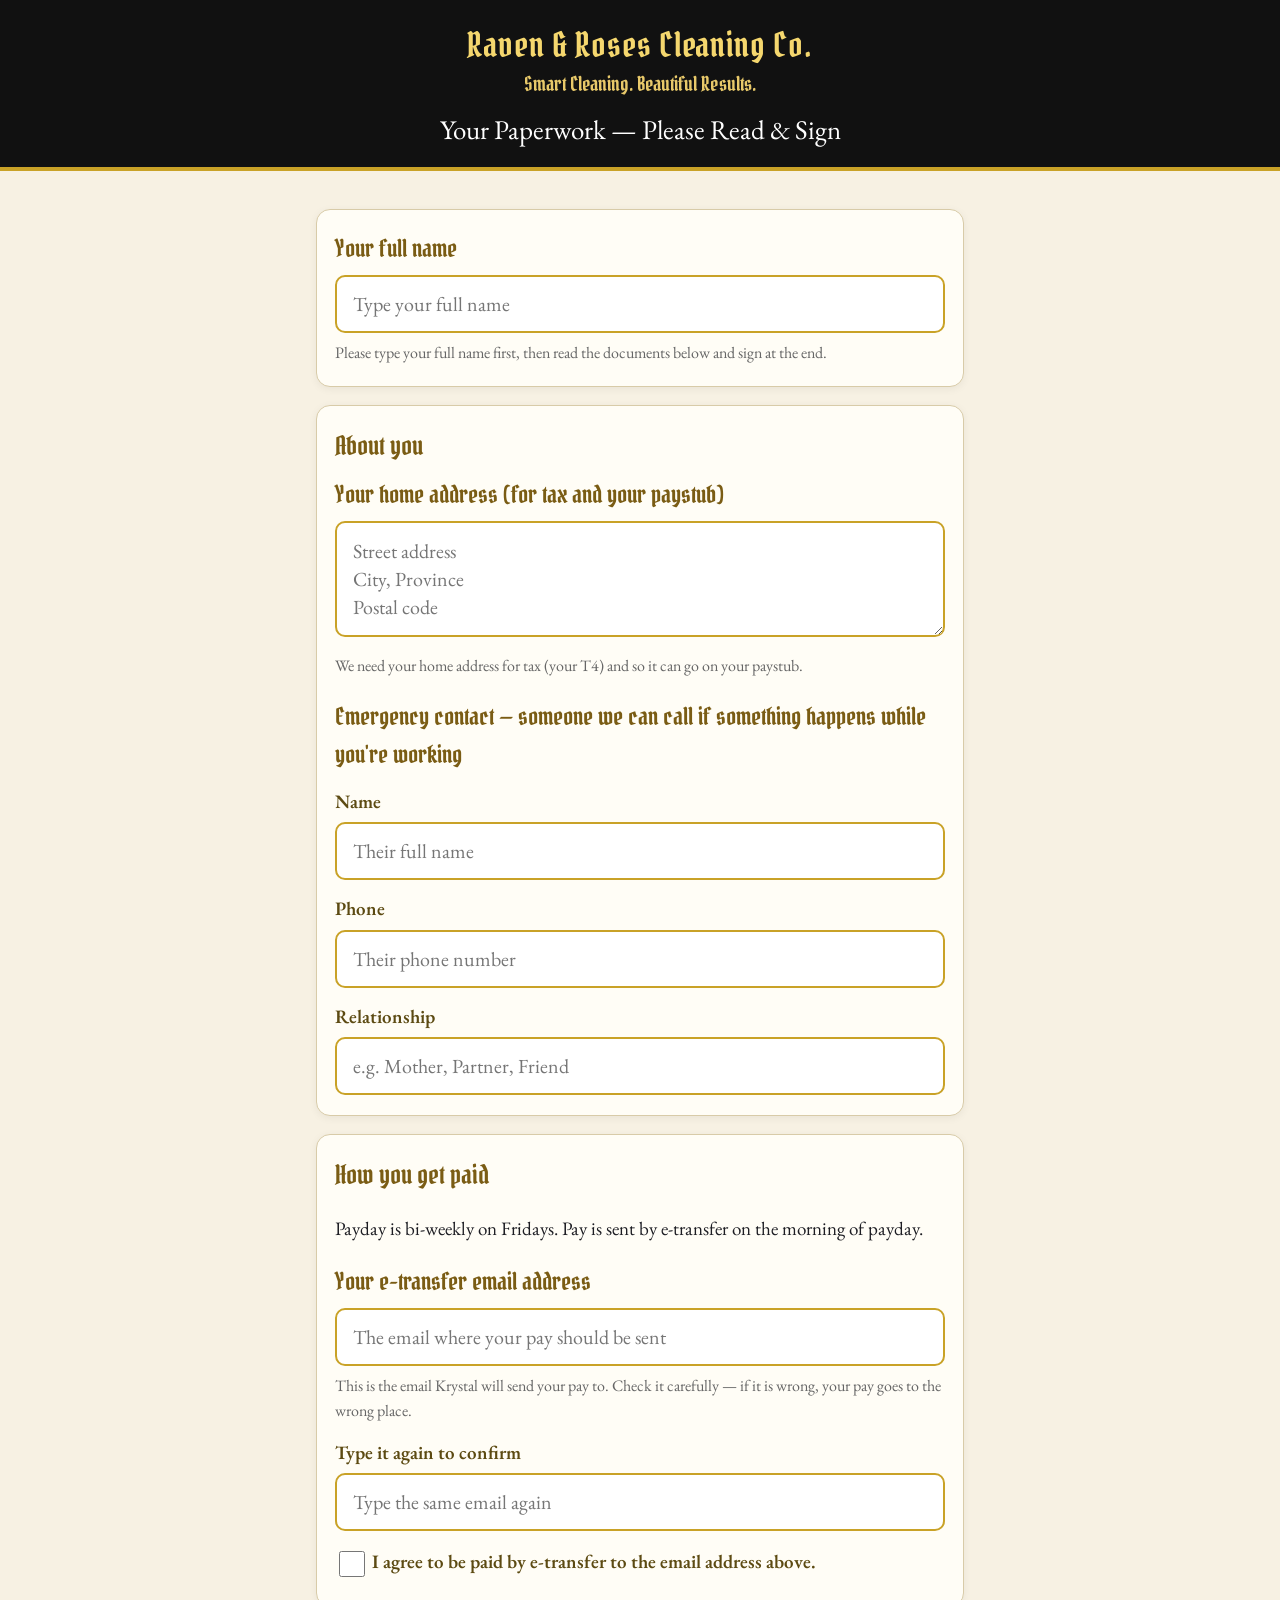
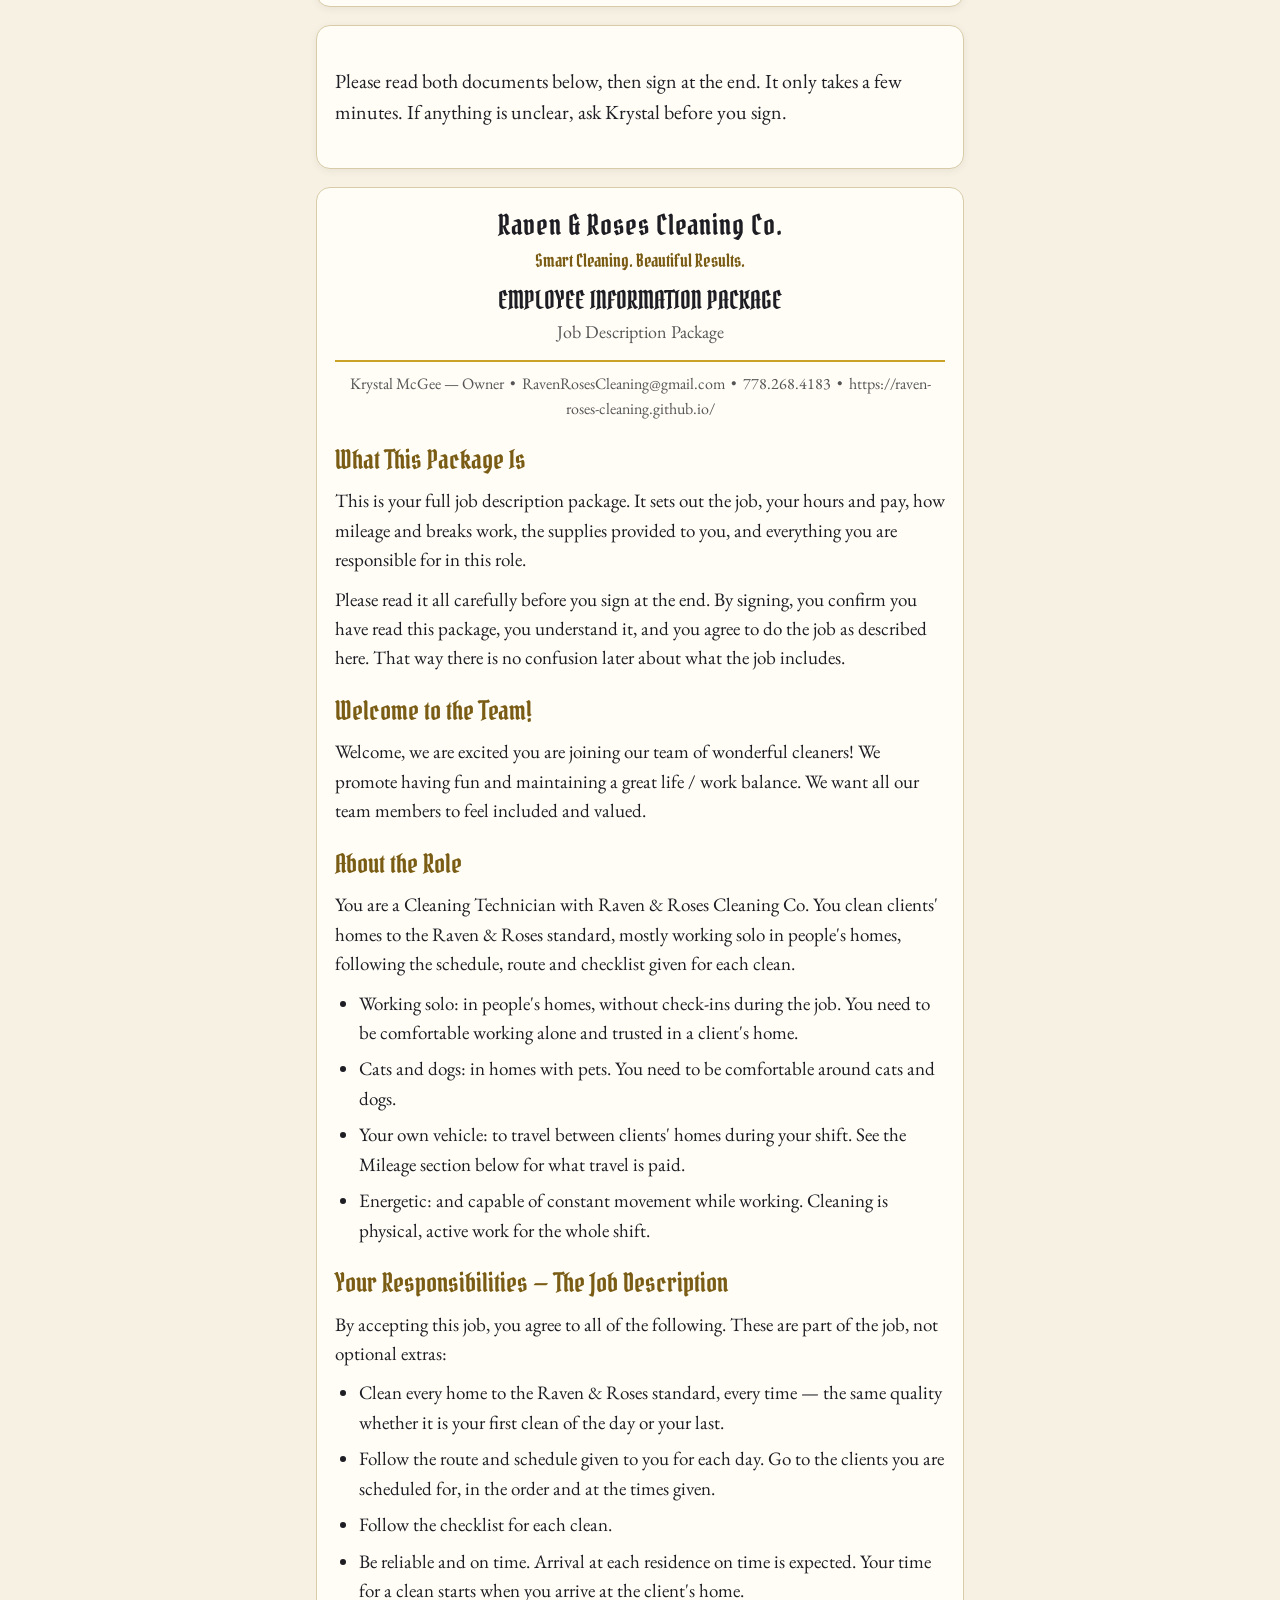
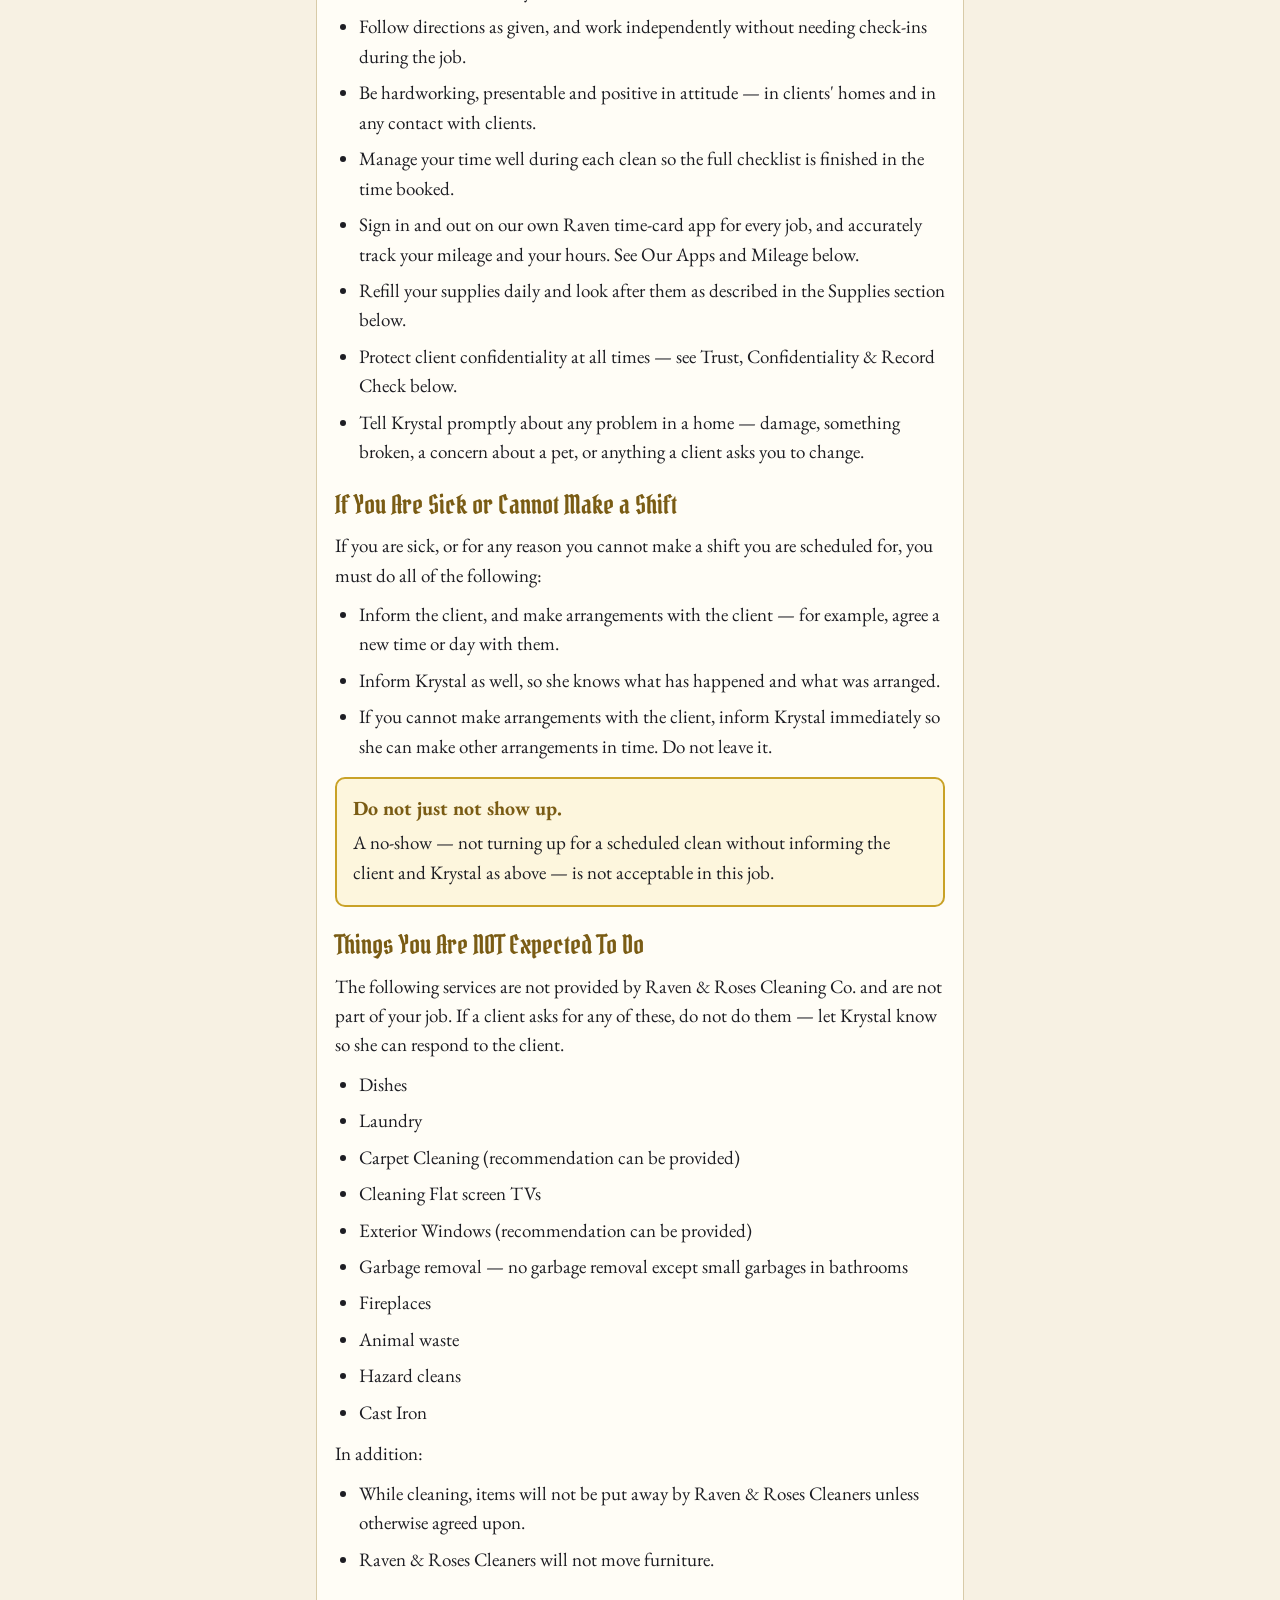
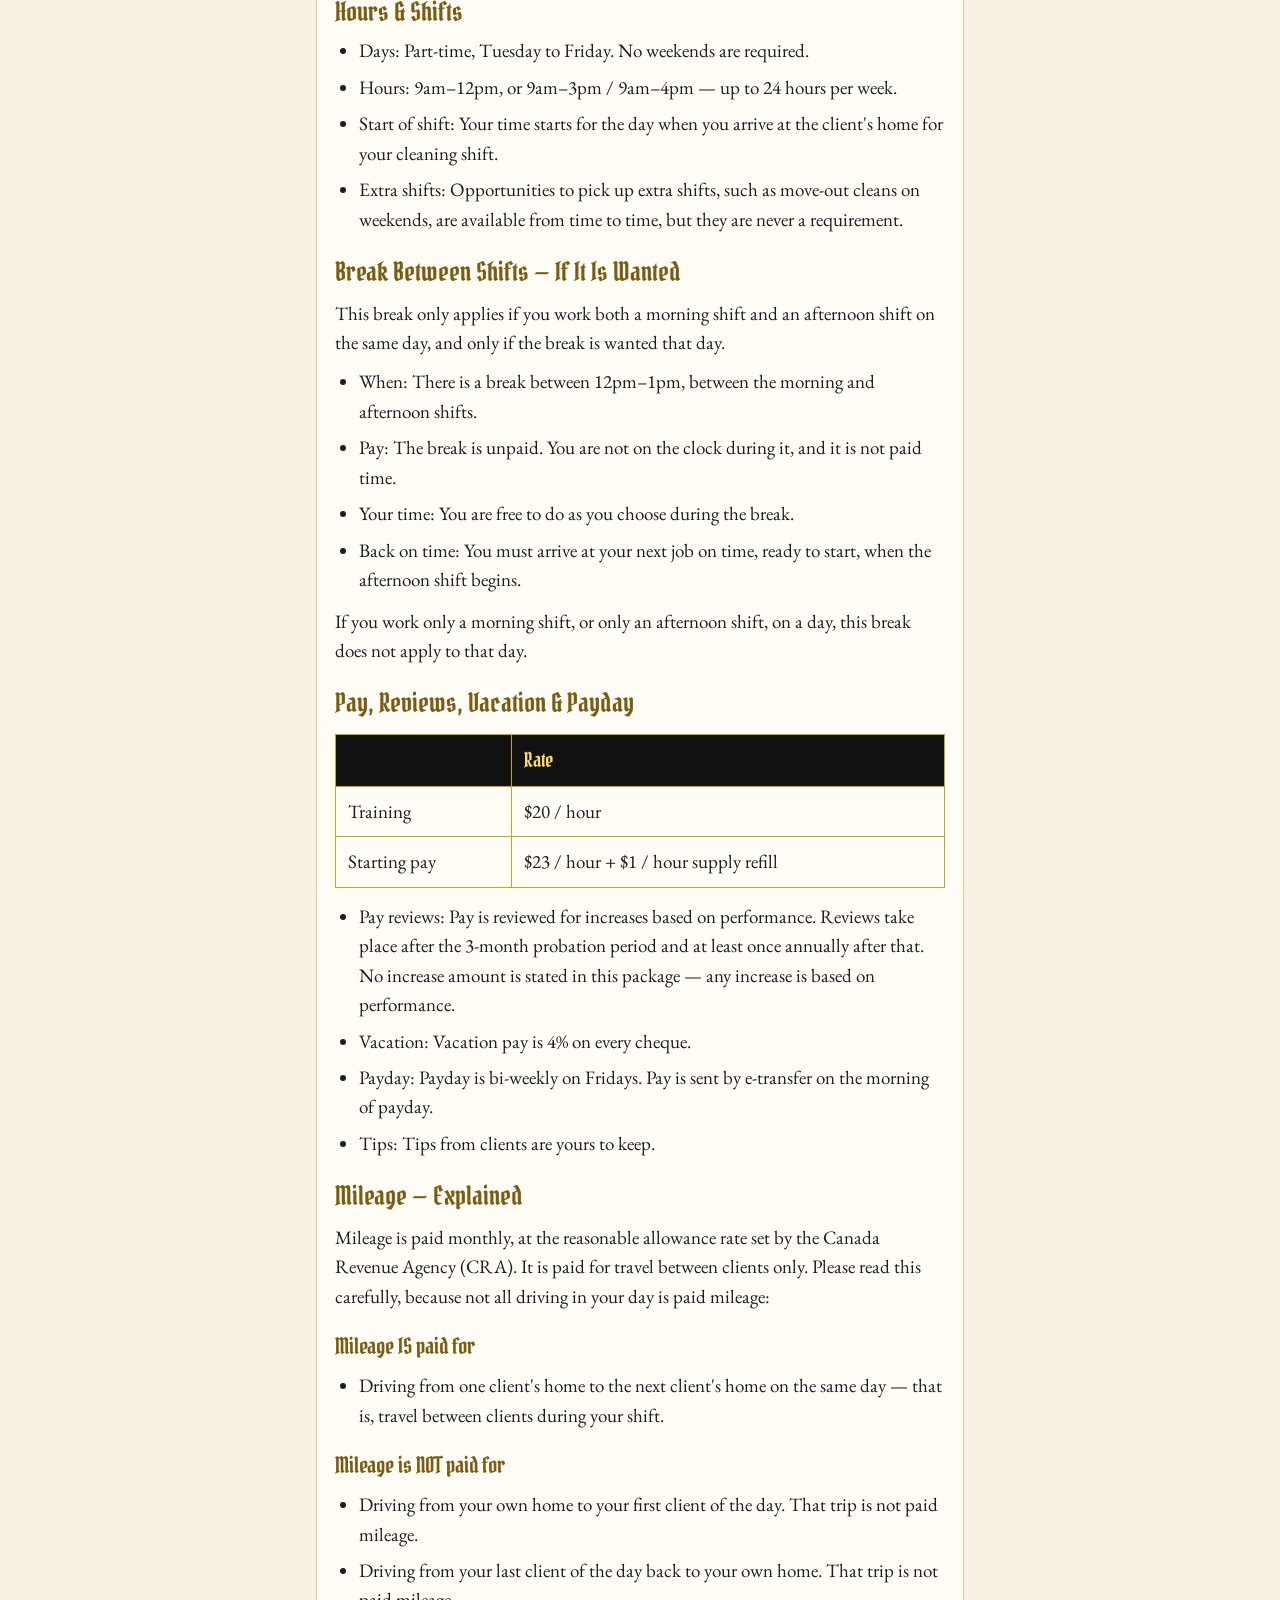
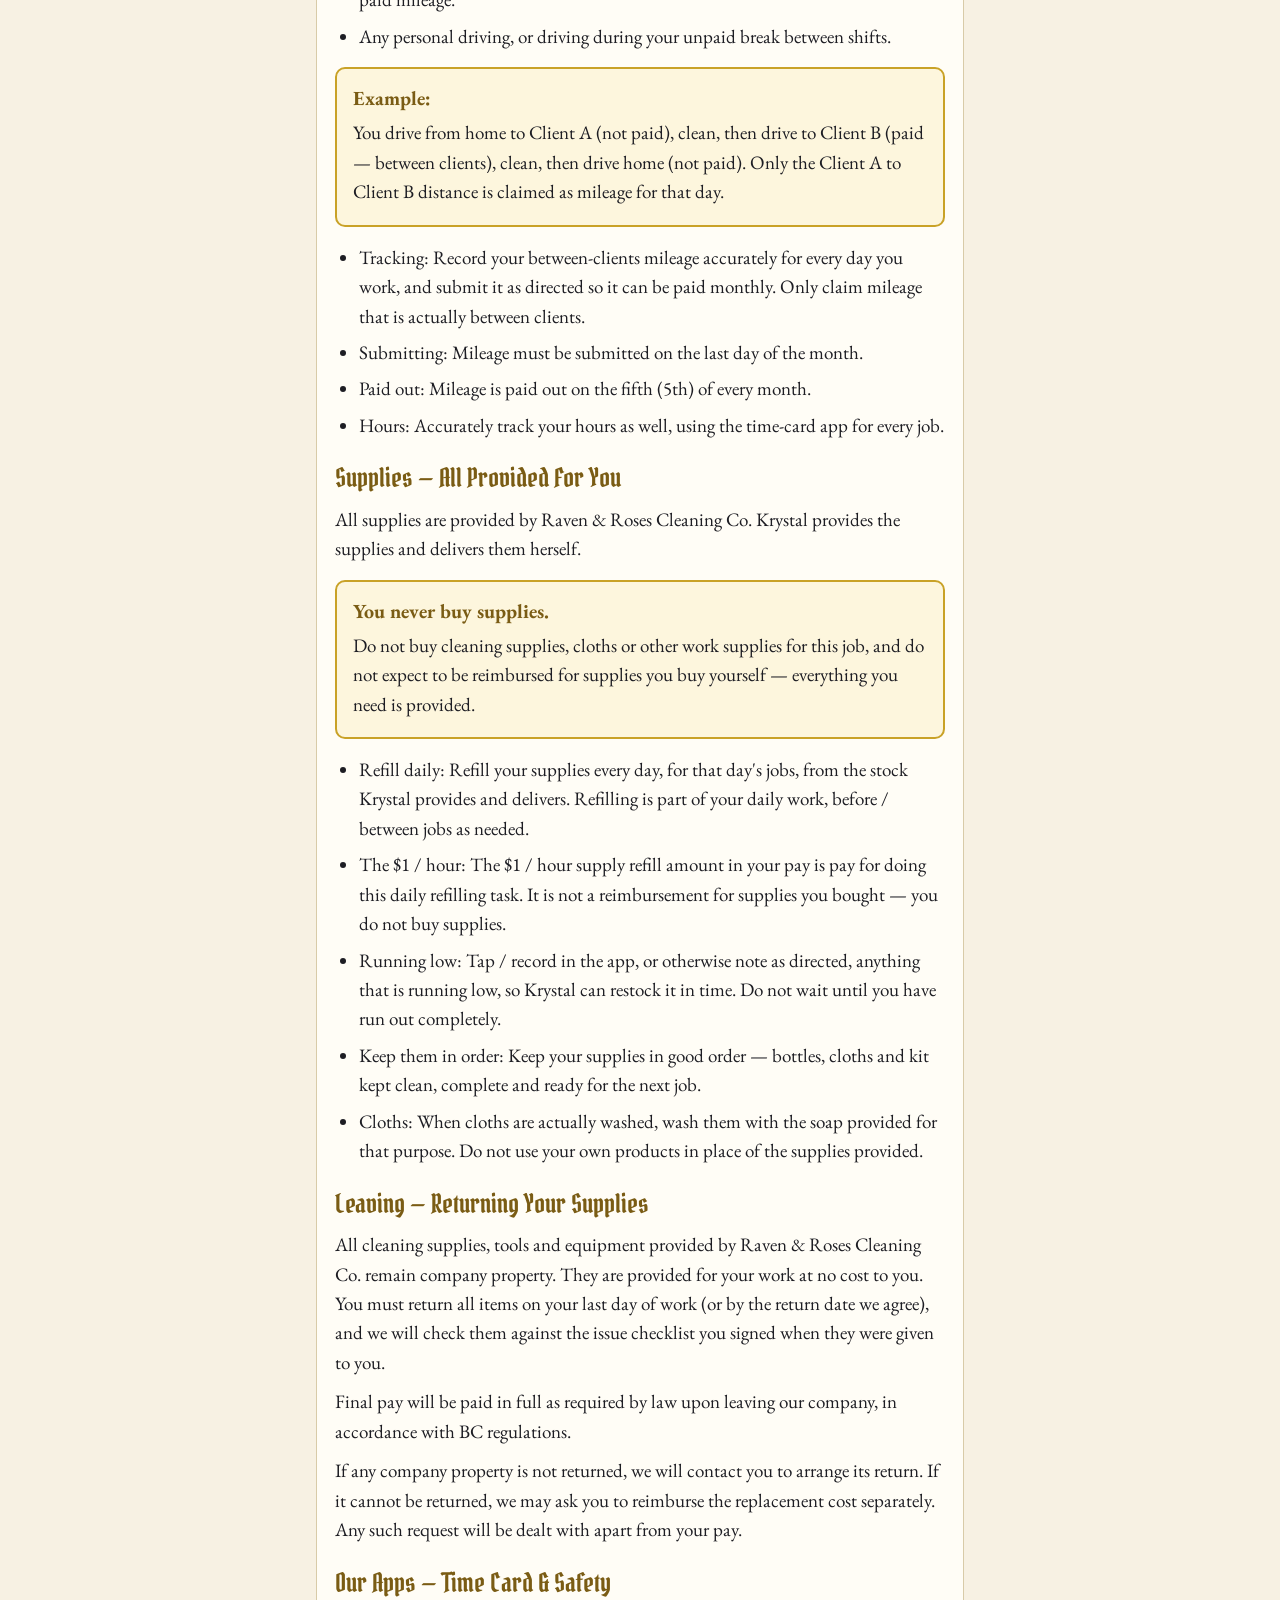
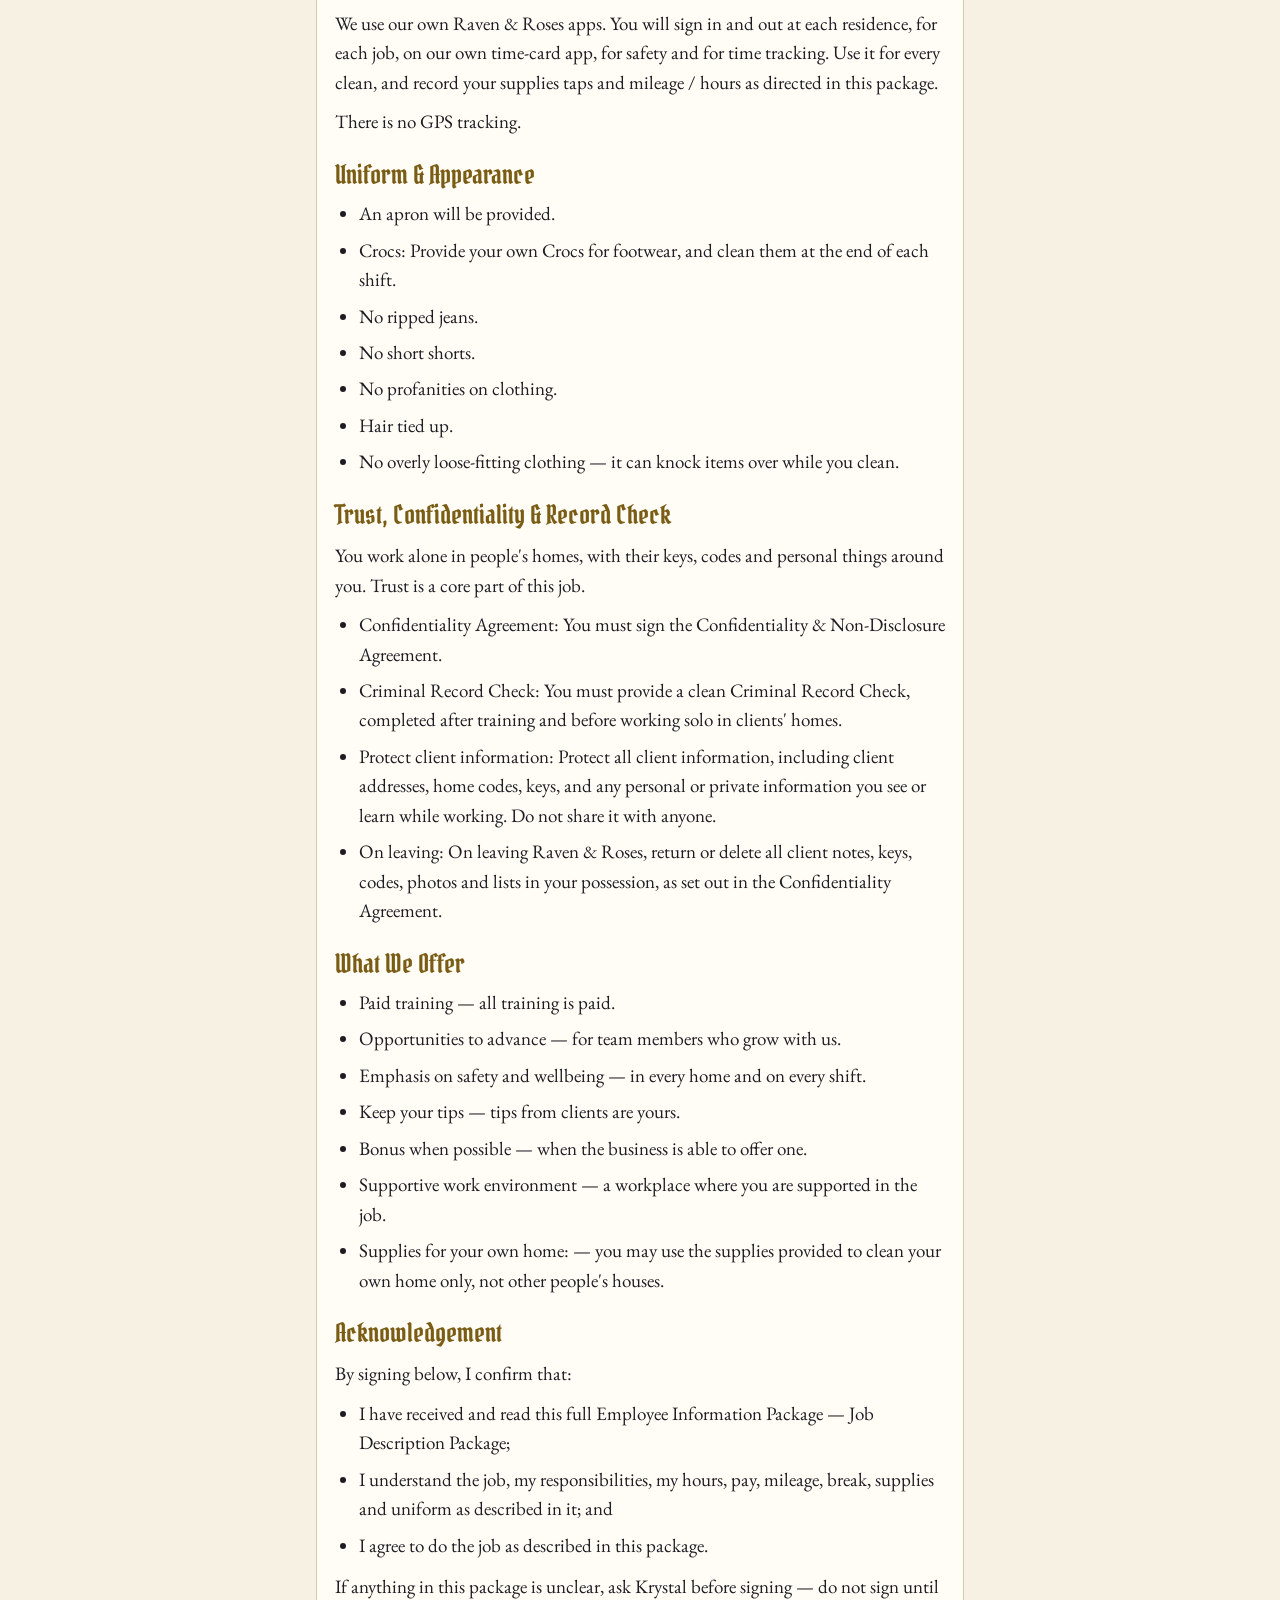
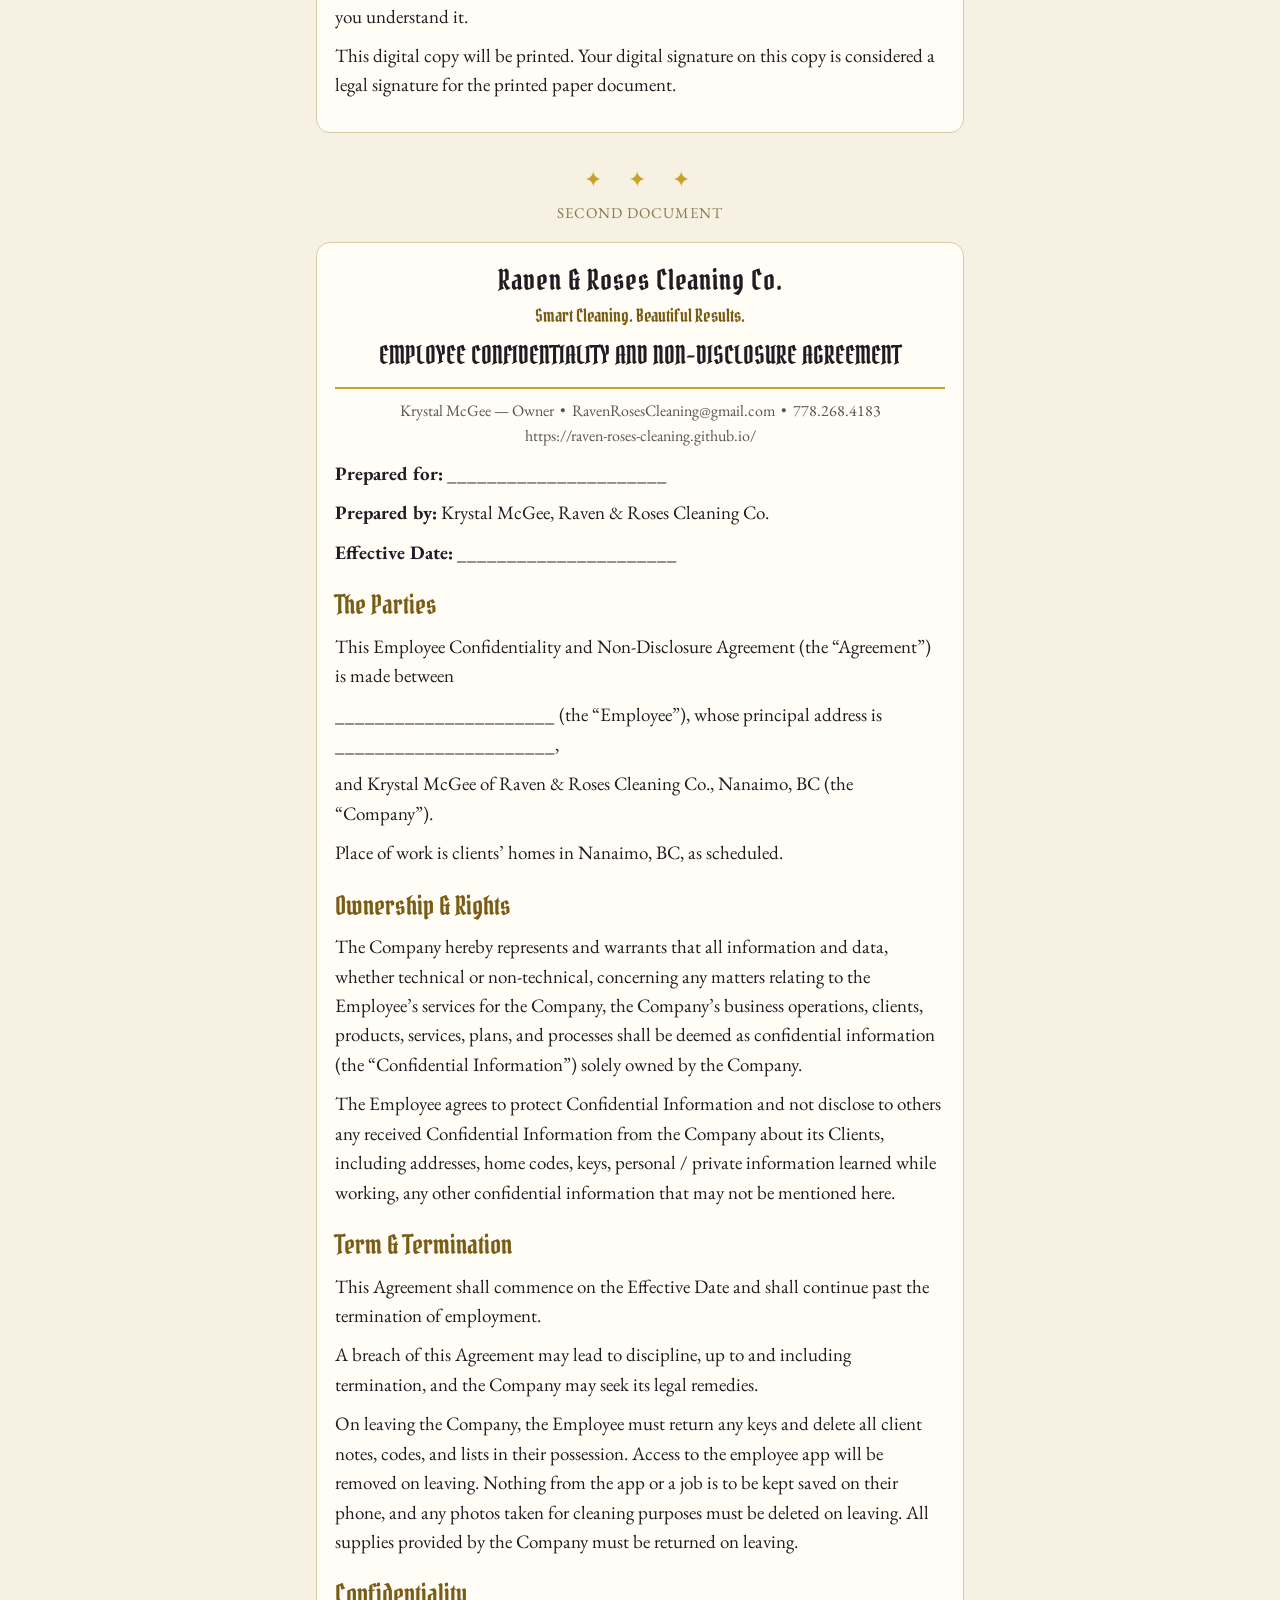
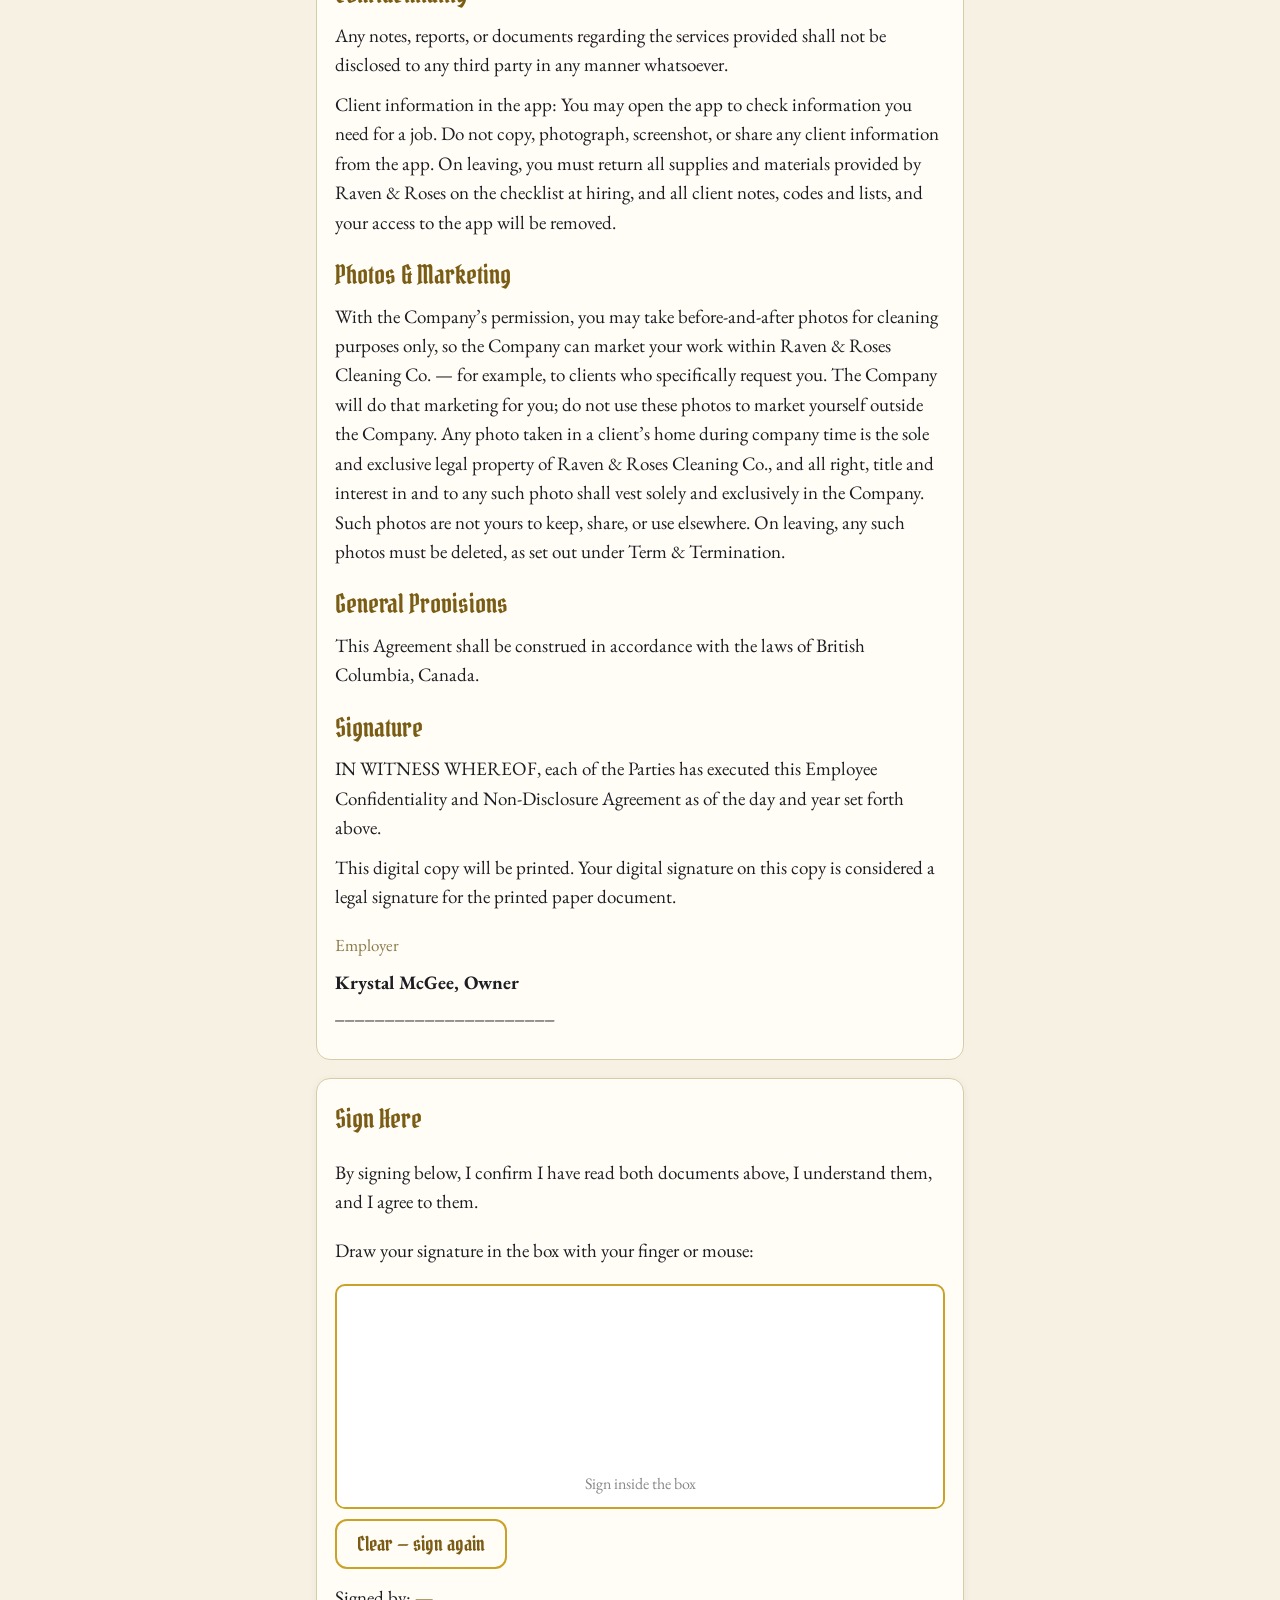
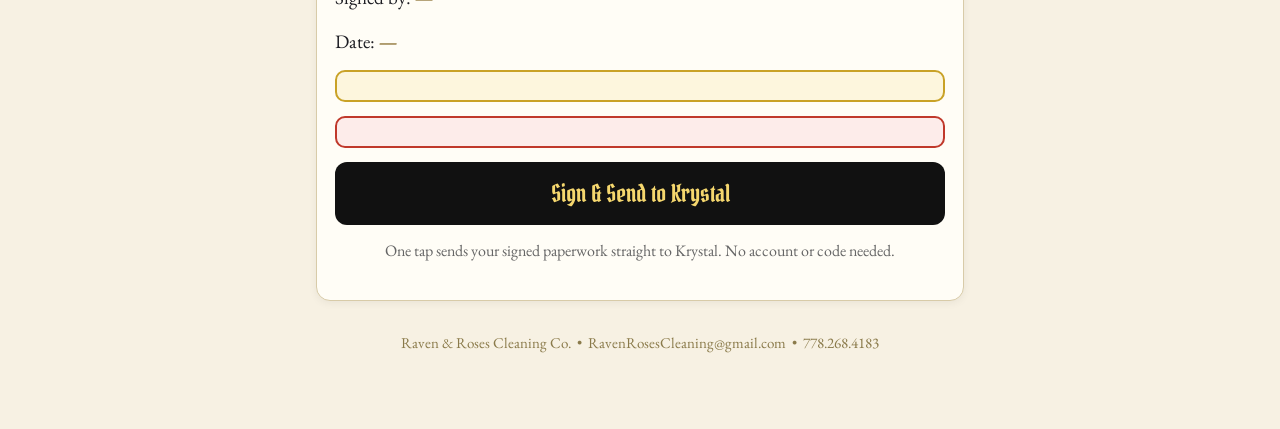
<file: sign-package/index.html>
<!DOCTYPE html>
<html lang="en">
<head>
<meta charset="UTF-8">
<meta name="viewport" content="width=device-width, initial-scale=1.0, viewport-fit=cover">
<title>Your Paperwork — Please Read &amp; Sign | Raven &amp; Roses Cleaning Co.</title>
<link rel="preconnect" href="https://fonts.googleapis.com">
<link rel="preconnect" href="https://fonts.gstatic.com" crossorigin>
<link href="https://fonts.googleapis.com/css2?family=Pirata+One&family=EB+Garamond:ital,wght@0,400;0,500;0,600;0,700;1,400&display=swap" rel="stylesheet">
<style>
  * { box-sizing: border-box; }
  body { margin: 0; background: #f7f1e3; color: #1d1d23; font-family: "EB Garamond", Georgia, serif; font-size: 19px; line-height: 1.55; }
  h1, h2, h3, .brand, .slogan { font-family: "Pirata One", "EB Garamond", serif; font-weight: 400; }
  /* ---- Header ---- */
  .topbar { background: #111; color: #f5d76e; text-align: center; padding: 26px 16px 20px; border-bottom: 4px solid #c9a227; }
  .brand { font-size: 34px; letter-spacing: 1px; line-height: 1.1; }
  .slogan { font-size: 20px; color: #e8c96a; margin-top: 6px; }
  .pagetitle { font-size: 27px; color: #fff; margin-top: 14px; line-height: 1.2; }
  /* ---- Layout ---- */
  .wrap { max-width: 680px; margin: 0 auto; padding: 20px 16px 60px; }
  .card { background: #fffdf6; border: 1px solid #d8cba8; border-radius: 14px; padding: 20px 18px; margin: 18px 0; box-shadow: 0 2px 8px rgba(0,0,0,.06); }
  .doc { background: #fffdf6; border: 1px solid #d8cba8; border-radius: 14px; padding: 22px 18px; margin: 18px 0; }
  .doc h2 { font-size: 26px; color: #7a5c14; margin: 22px 0 8px; line-height: 1.25; }
  .doc h2:first-child { margin-top: 0; }
  .doc h3 { font-size: 22px; color: #7a5c14; margin: 18px 0 6px; }
  .doc p { margin: 10px 0; }
  .doc ul { margin: 8px 0 12px; padding-left: 24px; }
  .doc li { margin: 7px 0; }
  .doctitle { text-align: center; border-bottom: 2px solid #c9a227; padding-bottom: 14px; margin-bottom: 6px; }
  .doctitle .brand { font-size: 28px; color: #1d1d23; }
  .doctitle .slogan { font-size: 18px; color: #7a5c14; }
  .doctitle h2 { font-size: 25px; color: #1d1d23; margin: 10px 0 2px; }
  .doctitle .sub { font-size: 18px; color: #555; }
  .contact { text-align: center; font-size: 16px; color: #555; margin: 10px 0 4px; }
  .callout { border: 2px solid #c9a227; background: #fdf6dd; border-radius: 10px; padding: 14px 16px; margin: 16px 0; }
  .callout strong { display: block; font-size: 20px; color: #7a5c14; margin-bottom: 4px; }
  .callout p { margin: 4px 0; }
  table.pay { width: 100%; border-collapse: collapse; margin: 14px 0; font-size: 19px; }
  table.pay th, table.pay td { border: 1px solid #c9a227; padding: 10px 12px; text-align: left; }
  table.pay th { background: #111; color: #f5d76e; font-family: "Pirata One", serif; font-weight: 400; font-size: 20px; }
  table.pay td { background: #fffdf6; }
  .divider { text-align: center; margin: 30px 0 10px; color: #c9a227; font-size: 22px; letter-spacing: 6px; }
  .divider span { display: block; font-size: 15px; letter-spacing: 1px; color: #8a7a4a; margin-top: 4px; }
  /* ---- Name field ---- */
  label.big { display: block; font-family: "Pirata One", serif; font-size: 24px; color: #7a5c14; margin-bottom: 8px; }
  input[type="text"] { width: 100%; font-family: "EB Garamond", Georgia, serif; font-size: 20px; padding: 14px 16px; border: 2px solid #c9a227; border-radius: 10px; background: #fff; color: #1d1d23; }
  input[type="text"]:focus { outline: 3px solid #f5d76e; border-color: #7a5c14; }
  input[type="tel"], textarea { width: 100%; font-family: "EB Garamond", Georgia, serif; font-size: 20px; padding: 14px 16px; border: 2px solid #c9a227; border-radius: 10px; background: #fff; color: #1d1d23; }
  input[type="tel"]:focus, textarea:focus { outline: 3px solid #f5d76e; border-color: #7a5c14; }
  textarea { resize: vertical; min-height: 100px; line-height: 1.4; }
  label.small { display: block; font-size: 19px; font-weight: 600; color: #5c4a12; margin: 14px 0 6px; }
  .sigblock { margin-top: 20px; }
  .sigblock img { display: block; max-width: 240px; height: auto; margin: 6px 0 2px; }
  .sigblock .sigrole { font-size: 17px; color: #8a7a4a; margin: 0 0 2px; }
  .hint { font-size: 16px; color: #666; margin-top: 8px; }
  .intro { font-size: 20px; }
  /* ---- Signature ---- */
  .sigbox { border: 2px solid #c9a227; border-radius: 10px; background: #fff; overflow: hidden; }
  #sigCanvas { display: block; width: 100%; height: 180px; touch-action: none; cursor: crosshair; }
  .siglabel { text-align: center; font-size: 16px; color: #888; padding: 6px 0 10px; background: #fff; }
  .sigmeta { font-size: 19px; margin: 14px 0 4px; }
  .sigmeta strong { color: #7a5c14; }
  .btn { display: block; width: 100%; border: none; border-radius: 12px; font-family: "Pirata One", serif; font-size: 24px; padding: 16px 20px; margin: 14px 0; cursor: pointer; }
  .btn-gold { background: #111; color: #f5d76e; }
  .btn-gold:disabled { background: #555; color: #ccc; cursor: default; }
  .btn-plain { background: transparent; color: #7a5c14; border: 2px solid #c9a227; font-size: 20px; padding: 10px 20px; }
  .btn-plain { width: auto; display: inline-block; margin: 10px 0 0; }
  .msg { border-radius: 10px; padding: 14px 16px; margin: 14px 0; font-size: 19px; display: none; }
  .msg.err { display: block; background: #fdecea; border: 2px solid #c0392b; color: #7b1f16; }
  .msg.warn { display: block; background: #fdf6dd; border: 2px solid #c9a227; color: #5c4a12; }
  /* ---- Confirmation ---- */
  #done { display: none; text-align: center; padding: 40px 18px; }
  #done .tick { font-size: 64px; color: #7a5c14; }
  #done h2 { font-size: 30px; color: #7a5c14; margin: 10px 0; }
  #done p { font-size: 21px; }
  .footer { text-align: center; font-size: 15px; color: #8a7a4a; margin-top: 30px; }
</style>
</head>
<body>

<div id="main">
  <div class="topbar">
    <div class="brand">Raven &amp; Roses Cleaning Co.</div>
    <div class="slogan">Smart Cleaning. Beautiful Results.</div>
    <div class="pagetitle">Your Paperwork — Please Read &amp; Sign</div>
  </div>

  <div class="wrap">

    <div class="card">
      <label class="big" for="empName">Your full name</label>
      <input type="text" id="empName" autocomplete="name" placeholder="Type your full name">
      <div class="hint">Please type your full name first, then read the documents below and sign at the end.</div>
    </div>

    <div class="card" id="aboutYou">
      <h2 style="font-family:'Pirata One',serif;font-weight:400;font-size:26px;color:#7a5c14;margin:0 0 10px;">About you</h2>
      <label class="big" for="empAddress">Your home address (for tax and your paystub)</label>
      <textarea id="empAddress" rows="3" placeholder="Street address&#10;City, Province&#10;Postal code"></textarea>
      <div class="hint">We need your home address for tax (your T4) and so it can go on your paystub.</div>

      <label class="big" for="ecName" style="margin-top:20px;">Emergency contact — someone we can call if something happens while you're working</label>
      <label class="small" for="ecName">Name</label>
      <input type="text" id="ecName" autocomplete="off" placeholder="Their full name">
      <label class="small" for="ecPhone">Phone</label>
      <input type="tel" id="ecPhone" autocomplete="tel" placeholder="Their phone number">
      <label class="small" for="ecRel">Relationship</label>
      <input type="text" id="ecRel" autocomplete="off" placeholder="e.g. Mother, Partner, Friend">
    </div>

    <div class="card" id="payCard">
      <h2 style="font-family:'Pirata One',serif;font-weight:400;font-size:26px;color:#7a5c14;margin:0 0 10px;">How you get paid</h2>
      <p>Payday is bi-weekly on Fridays. Pay is sent by e-transfer on the morning of payday.</p>
      <label class="big" for="etEmail">Your e-transfer email address</label>
      <input type="text" id="etEmail" autocomplete="email" placeholder="The email where your pay should be sent">
      <div class="hint">This is the email Krystal will send your pay to. Check it carefully — if it is wrong, your pay goes to the wrong place.</div>
      <label class="small" for="etEmail2">Type it again to confirm</label>
      <input type="text" id="etEmail2" autocomplete="email" placeholder="Type the same email again">
      <label class="small" style="margin-top:16px;"><input type="checkbox" id="etAgree" style="width:26px;height:26px;vertical-align:middle;"> I agree to be paid by e-transfer to the email address above.</label>
    </div>

    <div class="card">
      <p class="intro">Please read both documents below, then sign at the end. It only takes a few minutes. If anything is unclear, ask Krystal before you sign.</p>
    </div>

    <!-- ================= DOCUMENT 1 ================= -->
    <div class="doc" id="doc1">
      <div class="doctitle">
        <div class="brand">Raven &amp; Roses Cleaning Co.</div>
        <div class="slogan">Smart Cleaning. Beautiful Results.</div>
        <h2>EMPLOYEE INFORMATION PACKAGE</h2>
        <div class="sub">Job Description Package</div>
      </div>
      <p class="contact">Krystal McGee — Owner &nbsp;•&nbsp; RavenRosesCleaning@gmail.com &nbsp;•&nbsp; 778.268.4183 &nbsp;•&nbsp; https://raven-roses-cleaning.github.io/</p>

      <h2>What This Package Is</h2>
      <p>This is your full job description package. It sets out the job, your hours and pay, how mileage and breaks work, the supplies provided to you, and everything you are responsible for in this role.</p>
      <p>Please read it all carefully before you sign at the end. By signing, you confirm you have read this package, you understand it, and you agree to do the job as described here. That way there is no confusion later about what the job includes.</p>

      <h2>Welcome to the Team!</h2>
      <p>Welcome, we are excited you are joining our team of wonderful cleaners! We promote having fun and maintaining a great life / work balance. We want all our team members to feel included and valued.</p>

      <h2>About the Role</h2>
      <p>You are a Cleaning Technician with Raven &amp; Roses Cleaning Co. You clean clients' homes to the Raven &amp; Roses standard, mostly working solo in people's homes, following the schedule, route and checklist given for each clean.</p>
      <ul>
        <li>Working solo: in people's homes, without check-ins during the job. You need to be comfortable working alone and trusted in a client's home.</li>
        <li>Cats and dogs: in homes with pets. You need to be comfortable around cats and dogs.</li>
        <li>Your own vehicle: to travel between clients' homes during your shift. See the Mileage section below for what travel is paid.</li>
        <li>Energetic: and capable of constant movement while working. Cleaning is physical, active work for the whole shift.</li>
      </ul>

      <h2>Your Responsibilities — The Job Description</h2>
      <p>By accepting this job, you agree to all of the following. These are part of the job, not optional extras:</p>
      <ul>
        <li>Clean every home to the Raven &amp; Roses standard, every time — the same quality whether it is your first clean of the day or your last.</li>
        <li>Follow the route and schedule given to you for each day. Go to the clients you are scheduled for, in the order and at the times given.</li>
        <li>Follow the checklist for each clean.</li>
        <li>Be reliable and on time. Arrival at each residence on time is expected. Your time for a clean starts when you arrive at the client's home.</li>
        <li>Follow directions as given, and work independently without needing check-ins during the job.</li>
        <li>Be hardworking, presentable and positive in attitude — in clients' homes and in any contact with clients.</li>
        <li>Manage your time well during each clean so the full checklist is finished in the time booked.</li>
        <li>Sign in and out on our own Raven time-card app for every job, and accurately track your mileage and your hours. See Our Apps and Mileage below.</li>
        <li>Refill your supplies daily and look after them as described in the Supplies section below.</li>
        <li>Protect client confidentiality at all times — see Trust, Confidentiality &amp; Record Check below.</li>
        <li>Tell Krystal promptly about any problem in a home — damage, something broken, a concern about a pet, or anything a client asks you to change.</li>
      </ul>

      <h2>If You Are Sick or Cannot Make a Shift</h2>
      <p>If you are sick, or for any reason you cannot make a shift you are scheduled for, you must do all of the following:</p>
      <ul>
        <li>Inform the client, and make arrangements with the client — for example, agree a new time or day with them.</li>
        <li>Inform Krystal as well, so she knows what has happened and what was arranged.</li>
        <li>If you cannot make arrangements with the client, inform Krystal immediately so she can make other arrangements in time. Do not leave it.</li>
      </ul>
      <div class="callout">
        <strong>Do not just not show up.</strong>
        <p>A no-show — not turning up for a scheduled clean without informing the client and Krystal as above — is not acceptable in this job.</p>
      </div>

      <h2>Things You Are NOT Expected To Do</h2>
      <p>The following services are not provided by Raven &amp; Roses Cleaning Co. and are not part of your job. If a client asks for any of these, do not do them — let Krystal know so she can respond to the client.</p>
      <ul>
        <li>Dishes</li>
        <li>Laundry</li>
        <li>Carpet Cleaning (recommendation can be provided)</li>
        <li>Cleaning Flat screen TVs</li>
        <li>Exterior Windows (recommendation can be provided)</li>
        <li>Garbage removal — no garbage removal except small garbages in bathrooms</li>
        <li>Fireplaces</li>
        <li>Animal waste</li>
        <li>Hazard cleans</li>
        <li>Cast Iron</li>
      </ul>
      <p>In addition:</p>
      <ul>
        <li>While cleaning, items will not be put away by Raven &amp; Roses Cleaners unless otherwise agreed upon.</li>
        <li>Raven &amp; Roses Cleaners will not move furniture.</li>
      </ul>

      <h2>Hours &amp; Shifts</h2>
      <ul>
        <li>Days: Part-time, Tuesday to Friday. No weekends are required.</li>
        <li>Hours: 9am–12pm, or 9am–3pm / 9am–4pm — up to 24 hours per week.</li>
        <li>Start of shift: Your time starts for the day when you arrive at the client's home for your cleaning shift.</li>
        <li>Extra shifts: Opportunities to pick up extra shifts, such as move-out cleans on weekends, are available from time to time, but they are never a requirement.</li>
      </ul>

      <h2>Break Between Shifts — If It Is Wanted</h2>
      <p>This break only applies if you work both a morning shift and an afternoon shift on the same day, and only if the break is wanted that day.</p>
      <ul>
        <li>When: There is a break between 12pm–1pm, between the morning and afternoon shifts.</li>
        <li>Pay: The break is unpaid. You are not on the clock during it, and it is not paid time.</li>
        <li>Your time: You are free to do as you choose during the break.</li>
        <li>Back on time: You must arrive at your next job on time, ready to start, when the afternoon shift begins.</li>
      </ul>
      <p>If you work only a morning shift, or only an afternoon shift, on a day, this break does not apply to that day.</p>

      <h2>Pay, Reviews, Vacation &amp; Payday</h2>
      <table class="pay">
        <tr><th></th><th>Rate</th></tr>
        <tr><td>Training</td><td>$20 / hour</td></tr>
        <tr><td>Starting pay</td><td>$23 / hour + $1 / hour supply refill</td></tr>
      </table>
      <ul>
        <li>Pay reviews: Pay is reviewed for increases based on performance. Reviews take place after the 3-month probation period and at least once annually after that. No increase amount is stated in this package — any increase is based on performance.</li>
        <li>Vacation: Vacation pay is 4% on every cheque.</li>
        <li>Payday: Payday is bi-weekly on Fridays. Pay is sent by e-transfer on the morning of payday.</li>
        <li>Tips: Tips from clients are yours to keep.</li>
      </ul>

      <h2>Mileage — Explained</h2>
      <p>Mileage is paid monthly, at the reasonable allowance rate set by the Canada Revenue Agency (CRA). It is paid for travel between clients only. Please read this carefully, because not all driving in your day is paid mileage:</p>
      <h3>Mileage IS paid for</h3>
      <ul>
        <li>Driving from one client's home to the next client's home on the same day — that is, travel between clients during your shift.</li>
      </ul>
      <h3>Mileage is NOT paid for</h3>
      <ul>
        <li>Driving from your own home to your first client of the day. That trip is not paid mileage.</li>
        <li>Driving from your last client of the day back to your own home. That trip is not paid mileage.</li>
        <li>Any personal driving, or driving during your unpaid break between shifts.</li>
      </ul>
      <div class="callout">
        <strong>Example:</strong>
        <p>You drive from home to Client A (not paid), clean, then drive to Client B (paid — between clients), clean, then drive home (not paid). Only the Client A to Client B distance is claimed as mileage for that day.</p>
      </div>
      <ul>
        <li>Tracking: Record your between-clients mileage accurately for every day you work, and submit it as directed so it can be paid monthly. Only claim mileage that is actually between clients.</li>
        <li>Submitting: Mileage must be submitted on the last day of the month.</li>
        <li>Paid out: Mileage is paid out on the fifth (5th) of every month.</li>
        <li>Hours: Accurately track your hours as well, using the time-card app for every job.</li>
      </ul>

      <h2>Supplies — All Provided For You</h2>
      <p>All supplies are provided by Raven &amp; Roses Cleaning Co. Krystal provides the supplies and delivers them herself.</p>
      <div class="callout">
        <strong>You never buy supplies.</strong>
        <p>Do not buy cleaning supplies, cloths or other work supplies for this job, and do not expect to be reimbursed for supplies you buy yourself — everything you need is provided.</p>
      </div>
      <ul>
        <li>Refill daily: Refill your supplies every day, for that day's jobs, from the stock Krystal provides and delivers. Refilling is part of your daily work, before / between jobs as needed.</li>
        <li>The $1 / hour: The $1 / hour supply refill amount in your pay is pay for doing this daily refilling task. It is not a reimbursement for supplies you bought — you do not buy supplies.</li>
        <li>Running low: Tap / record in the app, or otherwise note as directed, anything that is running low, so Krystal can restock it in time. Do not wait until you have run out completely.</li>
        <li>Keep them in order: Keep your supplies in good order — bottles, cloths and kit kept clean, complete and ready for the next job.</li>
        <li>Cloths: When cloths are actually washed, wash them with the soap provided for that purpose. Do not use your own products in place of the supplies provided.</li>
      </ul>

      <h2>Leaving — Returning Your Supplies</h2>
      <p>All cleaning supplies, tools and equipment provided by Raven &amp; Roses Cleaning Co. remain company property. They are provided for your work at no cost to you. You must return all items on your last day of work (or by the return date we agree), and we will check them against the issue checklist you signed when they were given to you.</p>
      <p>Final pay will be paid in full as required by law upon leaving our company, in accordance with BC regulations.</p>
      <p>If any company property is not returned, we will contact you to arrange its return. If it cannot be returned, we may ask you to reimburse the replacement cost separately. Any such request will be dealt with apart from your pay.</p>

      <h2>Our Apps — Time Card &amp; Safety</h2>
      <p>We use our own Raven &amp; Roses apps. You will sign in and out at each residence, for each job, on our own time-card app, for safety and for time tracking. Use it for every clean, and record your supplies taps and mileage / hours as directed in this package.</p>
      <p>There is no GPS tracking.</p>

      <h2>Uniform &amp; Appearance</h2>
      <ul>
        <li>An apron will be provided.</li>
        <li>Crocs: Provide your own Crocs for footwear, and clean them at the end of each shift.</li>
        <li>No ripped jeans.</li>
        <li>No short shorts.</li>
        <li>No profanities on clothing.</li>
        <li>Hair tied up.</li>
        <li>No overly loose-fitting clothing — it can knock items over while you clean.</li>
      </ul>

      <h2>Trust, Confidentiality &amp; Record Check</h2>
      <p>You work alone in people's homes, with their keys, codes and personal things around you. Trust is a core part of this job.</p>
      <ul>
        <li>Confidentiality Agreement: You must sign the Confidentiality &amp; Non-Disclosure Agreement.</li>
        <li>Criminal Record Check: You must provide a clean Criminal Record Check, completed after training and before working solo in clients' homes.</li>
        <li>Protect client information: Protect all client information, including client addresses, home codes, keys, and any personal or private information you see or learn while working. Do not share it with anyone.</li>
        <li>On leaving: On leaving Raven &amp; Roses, return or delete all client notes, keys, codes, photos and lists in your possession, as set out in the Confidentiality Agreement.</li>
      </ul>

      <h2>What We Offer</h2>
      <ul>
        <li>Paid training — all training is paid.</li>
        <li>Opportunities to advance — for team members who grow with us.</li>
        <li>Emphasis on safety and wellbeing — in every home and on every shift.</li>
        <li>Keep your tips — tips from clients are yours.</li>
        <li>Bonus when possible — when the business is able to offer one.</li>
        <li>Supportive work environment — a workplace where you are supported in the job.</li>
        <li>Supplies for your own home: — you may use the supplies provided to clean your own home only, not other people's houses.</li>
      </ul>

      <h2>Acknowledgement</h2>
      <p>By signing below, I confirm that:</p>
      <ul>
        <li>I have received and read this full Employee Information Package — Job Description Package;</li>
        <li>I understand the job, my responsibilities, my hours, pay, mileage, break, supplies and uniform as described in it; and</li>
        <li>I agree to do the job as described in this package.</li>
      </ul>
      <p>If anything in this package is unclear, ask Krystal before signing — do not sign until you understand it.</p>
      <p>This digital copy will be printed. Your digital signature on this copy is considered a legal signature for the printed paper document.</p>
    </div>

    <div class="divider">✦ &nbsp;✦ &nbsp;✦<span>SECOND DOCUMENT</span></div>

    <!-- ================= DOCUMENT 2 ================= -->
    <div class="doc" id="doc2">
      <div class="doctitle">
        <div class="brand">Raven &amp; Roses Cleaning Co.</div>
        <div class="slogan">Smart Cleaning. Beautiful Results.</div>
        <h2>EMPLOYEE CONFIDENTIALITY AND NON-DISCLOSURE AGREEMENT</h2>
      </div>
      <p class="contact">Krystal McGee — Owner &nbsp;•&nbsp; RavenRosesCleaning@gmail.com &nbsp;•&nbsp; 778.268.4183<br>https://raven-roses-cleaning.github.io/</p>

      <p><strong>Prepared for:</strong> <span class="fillName">______________________</span></p>
      <p><strong>Prepared by:</strong> Krystal McGee, Raven &amp; Roses Cleaning Co.</p>
      <p><strong>Effective Date:</strong> <span class="fillDate">______________________</span></p>

      <h2>The Parties</h2>
      <p>This Employee Confidentiality and Non-Disclosure Agreement (the &ldquo;Agreement&rdquo;) is made between</p>
      <p><span class="fillName">______________________</span> (the &ldquo;Employee&rdquo;), whose principal address is <span class="fillAddress">______________________</span>,</p>
      <p>and Krystal McGee of Raven &amp; Roses Cleaning Co., Nanaimo, BC (the &ldquo;Company&rdquo;).</p>
      <p>Place of work is clients&rsquo; homes in Nanaimo, BC, as scheduled.</p>

      <h2>Ownership &amp; Rights</h2>
      <p>The Company hereby represents and warrants that all information and data, whether technical or non-technical, concerning any matters relating to the Employee&rsquo;s services for the Company, the Company&rsquo;s business operations, clients, products, services, plans, and processes shall be deemed as confidential information (the &ldquo;Confidential Information&rdquo;) solely owned by the Company.</p>
      <p>The Employee agrees to protect Confidential Information and not disclose to others any received Confidential Information from the Company about its Clients, including addresses, home codes, keys, personal / private information learned while working, any other confidential information that may not be mentioned here.</p>

      <h2>Term &amp; Termination</h2>
      <p>This Agreement shall commence on the Effective Date and shall continue past the termination of employment.</p>
      <p>A breach of this Agreement may lead to discipline, up to and including termination, and the Company may seek its legal remedies.</p>
      <p>On leaving the Company, the Employee must return any keys and delete all client notes, codes, and lists in their possession. Access to the employee app will be removed on leaving. Nothing from the app or a job is to be kept saved on their phone, and any photos taken for cleaning purposes must be deleted on leaving. All supplies provided by the Company must be returned on leaving.</p>

      <h2>Confidentiality</h2>
      <p>Any notes, reports, or documents regarding the services provided shall not be disclosed to any third party in any manner whatsoever.</p>
      <p>Client information in the app: You may open the app to check information you need for a job. Do not copy, photograph, screenshot, or share any client information from the app. On leaving, you must return all supplies and materials provided by Raven &amp; Roses on the checklist at hiring, and all client notes, codes and lists, and your access to the app will be removed.</p>

      <h2>Photos &amp; Marketing</h2>
      <p>With the Company&rsquo;s permission, you may take before-and-after photos for cleaning purposes only, so the Company can market your work within Raven &amp; Roses Cleaning Co. — for example, to clients who specifically request you. The Company will do that marketing for you; do not use these photos to market yourself outside the Company. Any photo taken in a client&rsquo;s home during company time is the sole and exclusive legal property of Raven &amp; Roses Cleaning Co., and all right, title and interest in and to any such photo shall vest solely and exclusively in the Company. Such photos are not yours to keep, share, or use elsewhere. On leaving, any such photos must be deleted, as set out under Term &amp; Termination.</p>

      <h2>General Provisions</h2>
      <p>This Agreement shall be construed in accordance with the laws of British Columbia, Canada.</p>

      <h2>Signature</h2>
      <p>IN WITNESS WHEREOF, each of the Parties has executed this Employee Confidentiality and Non-Disclosure Agreement as of the day and year set forth above.</p>
      <p>This digital copy will be printed. Your digital signature on this copy is considered a legal signature for the printed paper document.</p>
      <div class="sigblock" id="employerSigBlock">
        <p class="sigrole">Employer</p>
        <img id="employerSigImg" alt="Krystal McGee's signature" style="display:none;">
        <p><strong>Krystal McGee, Owner</strong><br><span class="fillDate">______________________</span></p>
      </div>
    </div>

    <!-- ================= SIGNATURE ================= -->
    <div class="card" id="signCard">
      <h2 style="font-family:'Pirata One',serif;font-weight:400;font-size:26px;color:#7a5c14;margin:0 0 10px;">Sign Here</h2>
      <p>By signing below, I confirm I have read both documents above, I understand them, and I agree to them.</p>
      <p>Draw your signature in the box with your finger or mouse:</p>
      <div class="sigbox">
        <canvas id="sigCanvas"></canvas>
        <div class="siglabel">Sign inside the box</div>
      </div>
      <button class="btn btn-plain" type="button" id="clearSig">Clear — sign again</button>
      <p class="sigmeta">Signed by: <strong id="printName">—</strong></p>
      <p class="sigmeta">Date: <strong id="printDate">—</strong></p>
      <div class="msg warn" id="warnMsg"></div>
      <div class="msg err" id="errMsg"></div>
      <button class="btn btn-gold" type="button" id="sendBtn">Sign &amp; Send to Krystal</button>
      <p class="hint" style="text-align:center;">One tap sends your signed paperwork straight to Krystal. No account or code needed.</p>
    </div>

    <p class="footer">Raven &amp; Roses Cleaning Co. &nbsp;•&nbsp; RavenRosesCleaning@gmail.com &nbsp;•&nbsp; 778.268.4183</p>
  </div>
</div>

<div id="done">
  <div class="tick">✓</div>
  <h2>Thank you!</h2>
  <p>Your signed paperwork has been sent to Krystal.</p>
  <p>Signed by <strong id="doneName"></strong><br>on <strong id="doneDate"></strong></p>
  <p>Krystal will be in touch soon.</p>
</div>

<script>
var BACKEND_URL = "https://script.google.com/macros/s/AKfycbxTCdlfxqp-_OhGlyddK5ySbQ1eOtxjBnebzXYfte3Jb9NRMJXjFJm_xMxAbIaYdcFieg/exec";
var DOC_NAMES = ["Employee Information Package", "Confidentiality Agreement"];

// ---- Name + date ----
var nameInput = document.getElementById("empName");
var printName = document.getElementById("printName");
var printDate = document.getElementById("printDate");
function isoDate(d) {
  var m = d.getMonth() + 1, day = d.getDate();
  return d.getFullYear() + "-" + (m < 10 ? "0" : "") + m + "-" + (day < 10 ? "0" : "") + day;
}
function friendlyDate(d) {
  return d.toLocaleDateString("en-CA", { year: "numeric", month: "long", day: "numeric" });
}
// Name and date stay blank until the employee fills them in themselves.
// The date is set at the moment they tap "Sign & Send", not when the page loads.
function syncName() {
  var v = nameInput.value.trim();
  printName.textContent = v || "—";
  document.querySelectorAll(".fillName").forEach(function (el) { el.textContent = v || "______________________"; });
}
nameInput.addEventListener("input", syncName);
syncName();

// ---- Home address + emergency contact ("About you") ----
var addressInput = document.getElementById("empAddress");
var ecNameInput = document.getElementById("ecName");
var ecPhoneInput = document.getElementById("ecPhone");
var ecRelInput = document.getElementById("ecRel");
function syncAddress() {
  var v = addressInput.value.trim();
  var oneLine = v.split("\n").map(function (s) { return s.trim(); }).filter(Boolean).join(", ");
  document.querySelectorAll(".fillAddress").forEach(function (el) { el.textContent = oneLine || "______________________"; });
}
addressInput.addEventListener("input", syncAddress);
syncAddress();

// ---- Reads use JSONP (doGet + callback=), the same pattern the employee
// app uses: Apps Script web apps send no CORS headers, so a normal fetch
// cannot read the reply. This only reads Krystal's stored signature.
function backendJsonp(action, params) {
  return new Promise(function (resolve) {
    var cb = "ravenCb" + Date.now() + Math.floor(Math.random() * 10000);
    var q = Object.keys(params || {}).map(function (k) { return encodeURIComponent(k) + "=" + encodeURIComponent(params[k]); }).join("&");
    var url = BACKEND_URL + "?action=" + encodeURIComponent(action) + "&callback=" + cb + (q ? "&" + q : "");
    var s = document.createElement("script");
    var done = false;
    window[cb] = function (data) {
      if (done) return; done = true;
      delete window[cb]; s.remove();
      resolve(data || { ok: false, error: "Empty reply from backend" });
    };
    s.onerror = function () {
      if (done) return; done = true;
      delete window[cb]; s.remove();
      resolve({ ok: false, error: "Could not reach the backend" });
    };
    s.src = url;
    document.body.appendChild(s);
    setTimeout(function () {
      if (!done) { done = true; try { delete window[cb]; } catch (e) {} s.remove(); resolve({ ok: false, error: "Backend timed out" }); }
    }, 20000);
  });
}

// ---- Employer's signature, already on the agreement ----
// Krystal's signature is saved in the backend (Settings). If one is saved,
// show it in the employer signature block; if not, the printed name and
// date are already there and the page carries on without it.
function loadEmployerSignature() {
  backendJsonp("getEmployerSignature", {}).then(function (d) {
    if (d && d.ok && d.signature) {
      var img = document.getElementById("employerSigImg");
      img.onerror = function () { img.style.display = "none"; };
      img.src = d.signature;
      img.style.display = "block";
    }
  });
}
loadEmployerSignature();

// ---- Signature canvas ----
var canvas = document.getElementById("sigCanvas");
var ctx = canvas.getContext("2d");
var drawing = false, hasDrawn = false;
function sizeCanvas() {
  var r = canvas.getBoundingClientRect();
  var dpr = window.devicePixelRatio || 1;
  canvas.width = Math.max(1, Math.round(r.width * dpr));
  canvas.height = Math.round(180 * dpr);
  ctx.scale(dpr, dpr);
  ctx.lineWidth = 2.5;
  ctx.lineCap = "round";
  ctx.lineJoin = "round";
  ctx.strokeStyle = "#1d1d23";
}
function clearCanvas() {
  ctx.clearRect(0, 0, canvas.width, canvas.height);
  hasDrawn = false;
}
sizeCanvas();
window.addEventListener("resize", function () { sizeCanvas(); clearCanvas(); });
function pos(e) {
  var r = canvas.getBoundingClientRect();
  var t = e.touches ? e.touches[0] : e;
  return { x: t.clientX - r.left, y: t.clientY - r.top };
}
function startDraw(e) {
  e.preventDefault();
  drawing = true;
  var p = pos(e);
  ctx.beginPath();
  ctx.moveTo(p.x, p.y);
}
function moveDraw(e) {
  if (!drawing) return;
  e.preventDefault();
  var p = pos(e);
  ctx.lineTo(p.x, p.y);
  ctx.stroke();
  hasDrawn = true;
}
function endDraw(e) {
  if (drawing) { e.preventDefault(); drawing = false; }
}
canvas.addEventListener("mousedown", startDraw);
canvas.addEventListener("mousemove", moveDraw);
canvas.addEventListener("mouseup", endDraw);
canvas.addEventListener("mouseleave", endDraw);
canvas.addEventListener("touchstart", startDraw, { passive: false });
canvas.addEventListener("touchmove", moveDraw, { passive: false });
canvas.addEventListener("touchend", endDraw, { passive: false });
canvas.addEventListener("touchcancel", endDraw, { passive: false });
document.getElementById("clearSig").addEventListener("click", function () {
  clearCanvas();
  hideMsg("warnMsg"); hideMsg("errMsg");
});

// ---- Messages ----
function showMsg(id, text) {
  var el = document.getElementById(id);
  el.textContent = text;
  el.style.display = "block";
}
function hideMsg(id) {
  var el = document.getElementById(id);
  el.textContent = "";
  el.style.display = "none";
}

// ---- E-transfer agreement + email ----
var etEmailInput = document.getElementById("etEmail");
var etEmail2Input = document.getElementById("etEmail2");
var etAgreeInput = document.getElementById("etAgree");

// ---- Send ----
var sendBtn = document.getElementById("sendBtn");
var sending = false;
sendBtn.addEventListener("click", function () {
  if (sending) return;
  hideMsg("warnMsg"); hideMsg("errMsg");
  var name = nameInput.value.trim();
  var address = addressInput.value.trim();
  var ecName = ecNameInput.value.trim();
  var ecPhone = ecPhoneInput.value.trim();
  var ecRel = ecRelInput.value.trim();
  var etEmail = etEmailInput.value.trim();
  var etEmail2 = etEmail2Input.value.trim();
  var etAgree = etAgreeInput.checked;
  var missing = [];
  var firstMissing = null;
  if (!name) { missing.push("your full name"); firstMissing = firstMissing || nameInput; }
  if (!address) { missing.push("your home address"); firstMissing = firstMissing || addressInput; }
  if (!ecName) { missing.push("your emergency contact's name"); firstMissing = firstMissing || ecNameInput; }
  if (!ecPhone) { missing.push("your emergency contact's phone number"); firstMissing = firstMissing || ecPhoneInput; }
  if (!ecRel) { missing.push("your emergency contact's relationship to you"); firstMissing = firstMissing || ecRelInput; }
  if (!etEmail) { missing.push("your e-transfer email address"); firstMissing = firstMissing || etEmailInput; }
  if (missing.length) {
    showMsg("warnMsg", "Please fill in: " + missing.join(", ") + ".");
    if (firstMissing) firstMissing.focus();
    return;
  }
  if (etEmail.indexOf("@") < 1 || etEmail.indexOf(".") < 0) {
    showMsg("warnMsg", "That e-transfer email doesn't look right — please check it.");
    etEmailInput.focus();
    return;
  }
  if (etEmail !== etEmail2) {
    showMsg("warnMsg", "The two e-transfer emails don't match — please type the same email in both boxes.");
    etEmail2Input.focus();
    return;
  }
  if (!etAgree) {
    showMsg("warnMsg", "Please tick the box to agree to be paid by e-transfer.");
    etAgreeInput.focus();
    return;
  }
  if (!hasDrawn) {
    showMsg("warnMsg", "Please sign in the box first — draw your signature with your finger or mouse.");
    return;
  }
  sending = true;
  sendBtn.disabled = true;
  sendBtn.textContent = "Sending…";
  // The signing date is the moment they tap send — fill it in now, not before.
  var signDate = new Date();
  var DATE_ISO = isoDate(signDate);
  var DATE_FRIENDLY = friendlyDate(signDate);
  printDate.textContent = DATE_FRIENDLY;
  // Effective Date gets the signing date; the employer's date line stays blank.
  document.querySelectorAll(".fillDate").forEach(function (el) {
    if (!el.closest("#employerSigBlock")) el.textContent = DATE_FRIENDLY;
  });
  var signature = canvas.toDataURL("image/png");
  var payload = {
    action: "signPackage",
    name: name,
    signature: signature,
    date: DATE_ISO,
    documents: DOC_NAMES,
    address: address,
    emergencyContact: { name: ecName, phone: ecPhone, relationship: ecRel },
    etransferEmail: etEmail,
    etransferAgreed: true
  };
  fetch(BACKEND_URL, {
    method: "POST", mode: "no-cors",
    headers: { "Content-Type": "text/plain" },
    body: JSON.stringify(payload)
  }).then(function () {
    // no-cors: the reply cannot be read, so a resolved request is a send.
    document.getElementById("main").style.display = "none";
    document.getElementById("doneName").textContent = name;
    document.getElementById("doneDate").textContent = DATE_FRIENDLY;
    document.getElementById("done").style.display = "block";
    window.scrollTo(0, 0);
  }).catch(function () {
    sending = false;
    sendBtn.disabled = false;
    sendBtn.textContent = "Sign & Send to Krystal";
    showMsg("errMsg", "Couldn't send — check your connection and tap Send again.");
  });
});
</script>
</body>
</html>
</file>
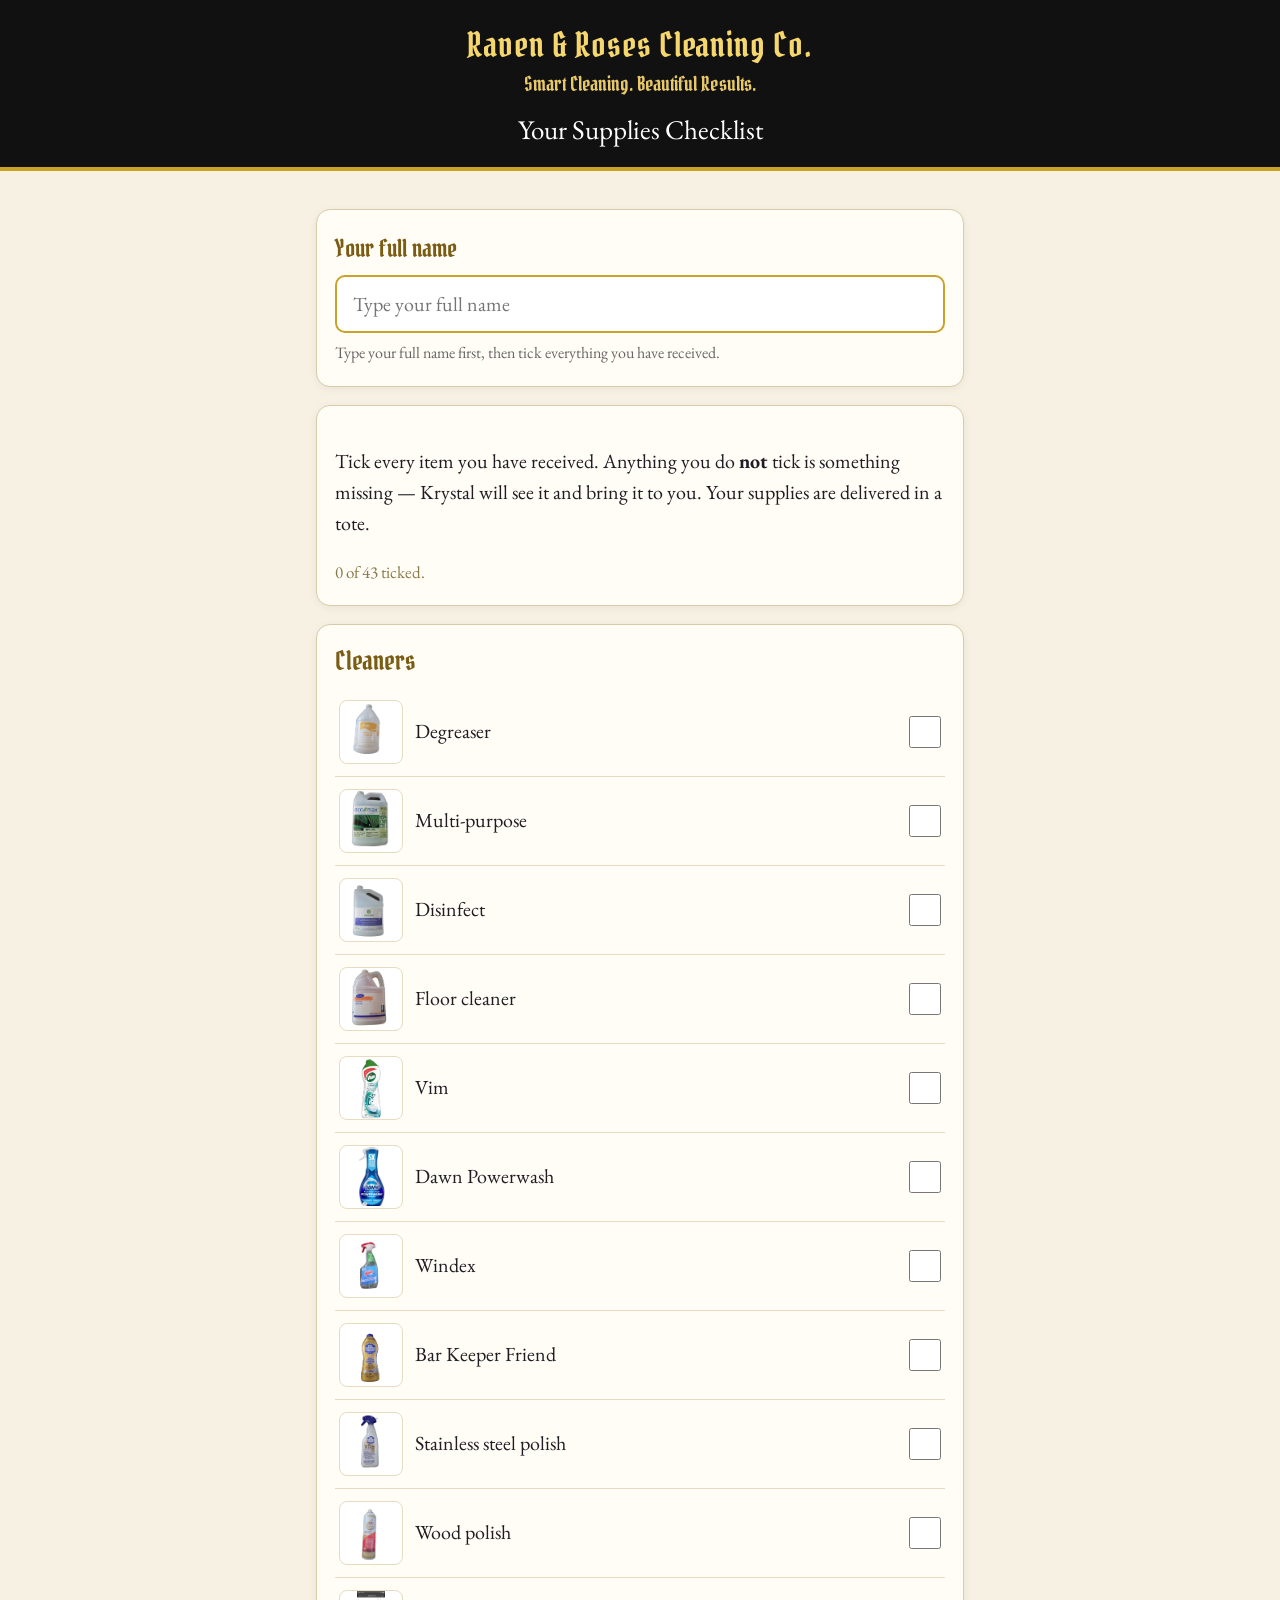
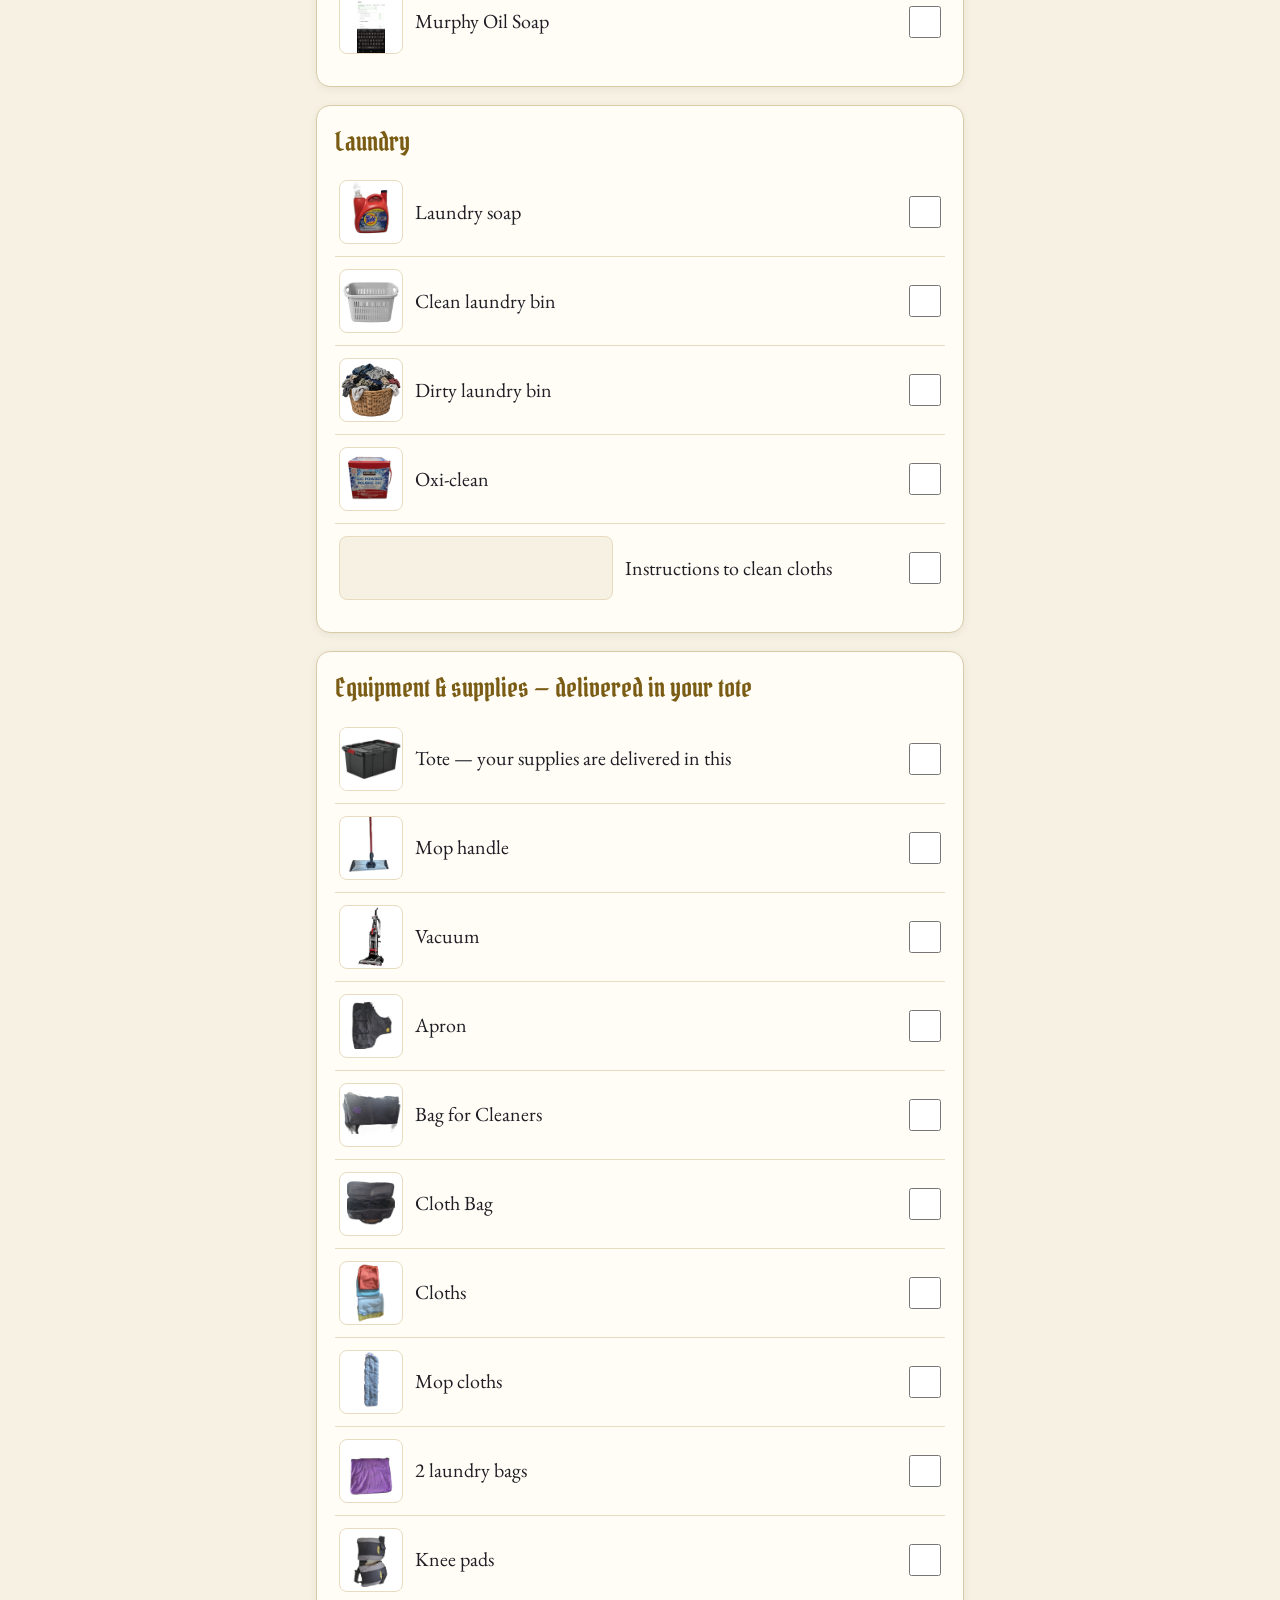
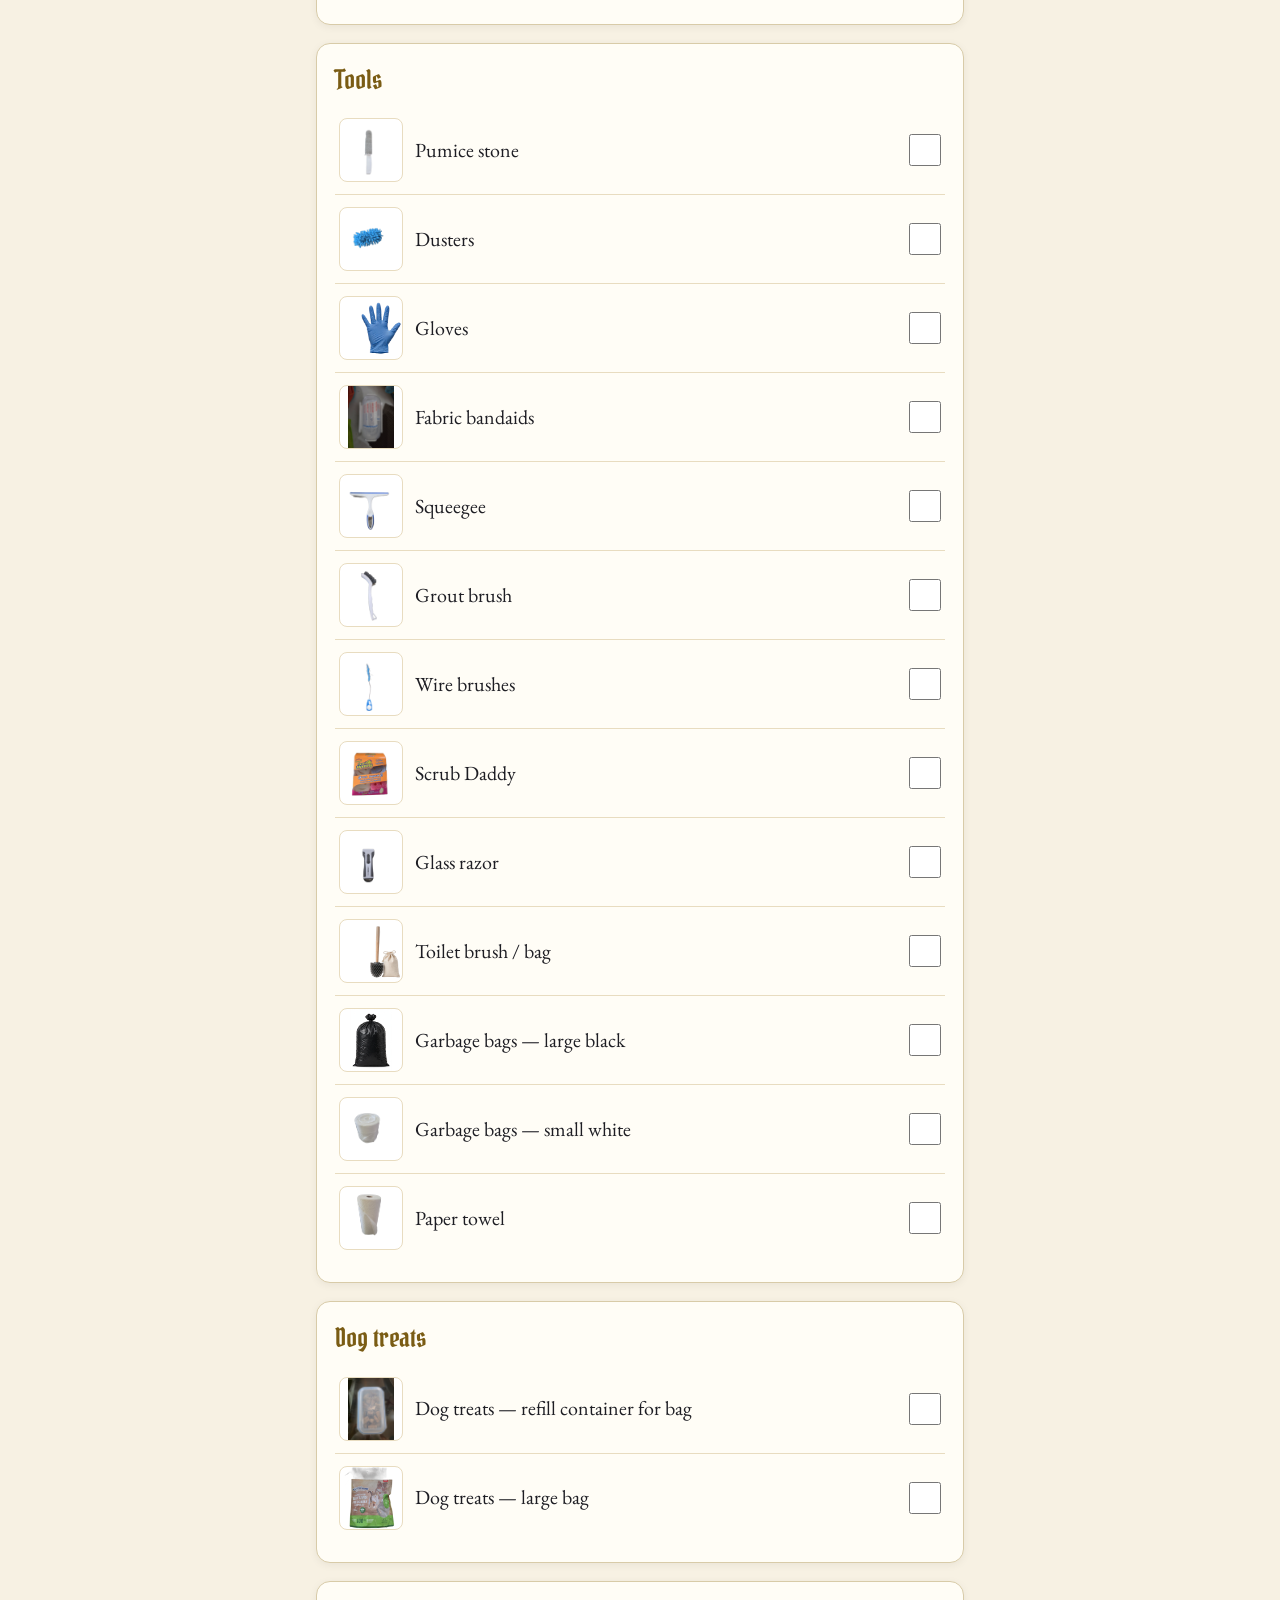
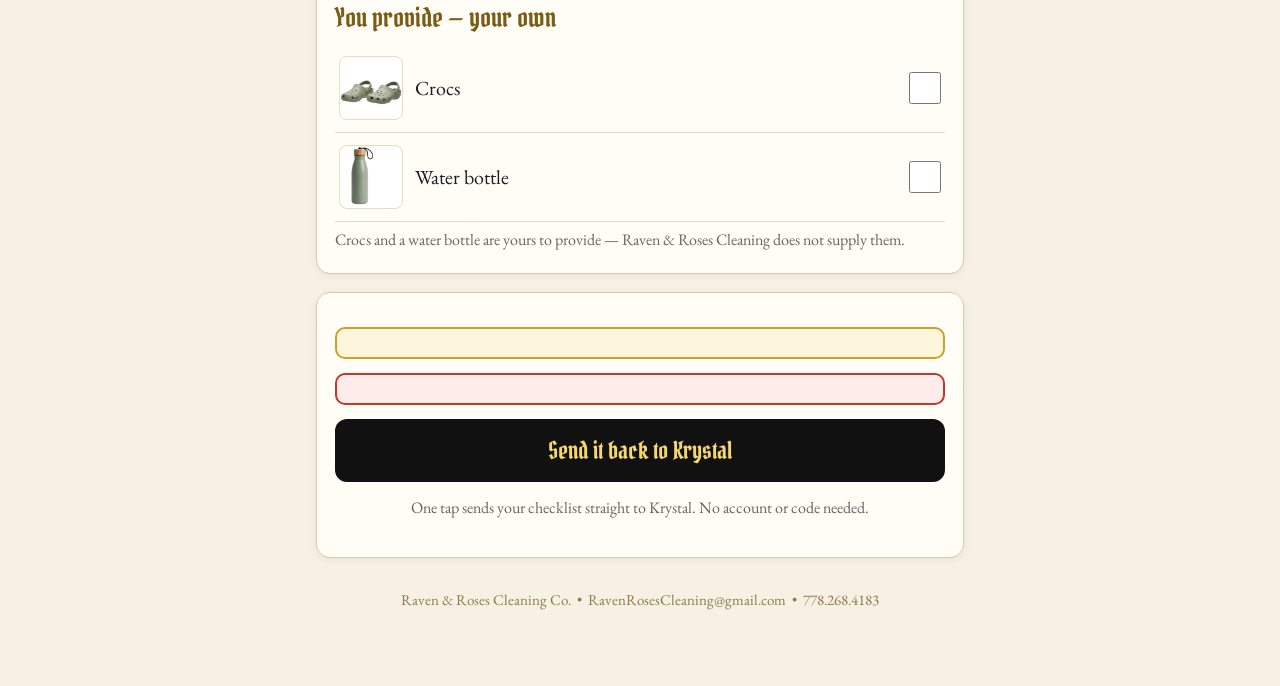
<file: supplies-checklist/index.html>
<!DOCTYPE html>
<html lang="en">
<head>
<meta charset="UTF-8">
<meta name="viewport" content="width=device-width, initial-scale=1.0, viewport-fit=cover">
<title>Your Supplies Checklist | Raven &amp; Roses Cleaning Co.</title>
<link rel="preconnect" href="https://fonts.googleapis.com">
<link rel="preconnect" href="https://fonts.gstatic.com" crossorigin>
<link href="https://fonts.googleapis.com/css2?family=Pirata+One&family=EB+Garamond:ital,wght@0,400;0,500;0,600;0,700;1,400&display=swap" rel="stylesheet">
<style>
  * { box-sizing: border-box; }
  body { margin: 0; background: #f7f1e3; color: #1d1d23; font-family: "EB Garamond", Georgia, serif; font-size: 19px; line-height: 1.55; }
  h1, h2, h3, .brand, .slogan { font-family: "Pirata One", "EB Garamond", serif; font-weight: 400; }
  .topbar { background: #111; color: #f5d76e; text-align: center; padding: 26px 16px 20px; border-bottom: 4px solid #c9a227; }
  .brand { font-size: 34px; letter-spacing: 1px; line-height: 1.1; }
  .slogan { font-size: 20px; color: #e8c96a; margin-top: 6px; }
  .pagetitle { font-size: 27px; color: #fff; margin-top: 14px; line-height: 1.2; }
  .wrap { max-width: 680px; margin: 0 auto; padding: 20px 16px 60px; }
  .card { background: #fffdf6; border: 1px solid #d8cba8; border-radius: 14px; padding: 20px 18px; margin: 18px 0; box-shadow: 0 2px 8px rgba(0,0,0,.06); }
  .card h2 { font-size: 26px; color: #7a5c14; margin: 0 0 10px; line-height: 1.25; }
  .intro { font-size: 20px; }
  label.big { display: block; font-family: "Pirata One", serif; font-size: 24px; color: #7a5c14; margin-bottom: 8px; }
  input[type="text"] { width: 100%; font-family: "EB Garamond", Georgia, serif; font-size: 20px; padding: 14px 16px; border: 2px solid #c9a227; border-radius: 10px; background: #fff; color: #1d1d23; }
  input[type="text"]:focus { outline: 3px solid #f5d76e; border-color: #7a5c14; }
  .hint { font-size: 16px; color: #666; margin-top: 8px; }
  .check { display: flex; align-items: flex-start; gap: 12px; padding: 12px 4px; border-bottom: 1px solid #e8dcc0; cursor: pointer; }
  .check:last-child { border-bottom: none; }
  .check input[type="checkbox"] { width: 26px; height: 26px; flex: none; margin-top: 2px; accent-color: #7a5c14; cursor: pointer; }
  .check span { font-size: 20px; line-height: 1.35; }
  .check input:checked + span { color: #7a5c14; }
  .check { align-items: center; }
  .item-img { width: 64px; height: 64px; flex: none; object-fit: contain; border-radius: 8px; background: #fff; border: 1px solid #e8dcc0; }
  .item-img.no-img { background: #f7f1e3; }
  .check span { flex: 1; }
  .check input[type="checkbox"] { width: 32px; height: 32px; margin: 0; }
  .check:has(input:checked) { background: #fdf6dd; border-radius: 10px; }

  .note { font-size: 16px; color: #666; margin: 6px 0 0; }
  .count { font-size: 17px; color: #8a7a4a; margin: 10px 0 0; }
  .btn { display: block; width: 100%; border: none; border-radius: 12px; font-family: "Pirata One", serif; font-size: 24px; padding: 16px 20px; margin: 14px 0; cursor: pointer; }
  .btn-gold { background: #111; color: #f5d76e; }
  .btn-gold:disabled { background: #555; color: #ccc; cursor: default; }
  .msg { border-radius: 10px; padding: 14px 16px; margin: 14px 0; font-size: 19px; display: none; }
  .msg.err { display: block; background: #fdecea; border: 2px solid #c0392b; color: #7b1f16; }
  .msg.warn { display: block; background: #fdf6dd; border: 2px solid #c9a227; color: #5c4a12; }
  #done { display: none; text-align: center; padding: 40px 18px; }
  #done .tick { font-size: 64px; color: #7a5c14; }
  #done h2 { font-size: 30px; color: #7a5c14; margin: 10px 0; }
  #done p { font-size: 21px; }
  .footer { text-align: center; font-size: 15px; color: #8a7a4a; margin-top: 30px; }
</style>
</head>
<body>

<div id="main">
  <div class="topbar">
    <div class="brand">Raven &amp; Roses Cleaning Co.</div>
    <div class="slogan">Smart Cleaning. Beautiful Results.</div>
    <div class="pagetitle">Your Supplies Checklist</div>
  </div>

  <div class="wrap">

    <div class="card">
      <label class="big" for="empName">Your full name</label>
      <input type="text" id="empName" autocomplete="name" placeholder="Type your full name">
      <div class="hint">Type your full name first, then tick everything you have received.</div>
    </div>

    <div class="card">
      <p class="intro">Tick every item you have received. Anything you do <strong>not</strong> tick is something missing — Krystal will see it and bring it to you. Your supplies are delivered in a tote.</p>
      <p class="count" id="countLine"></p>
    </div>

    <div class="card">
      <h2>Cleaners</h2>
      <label class="check"><img class="item-img" src="../employee-app/kit-photos/degreaser-rmc-tough-job.png" alt=""><span>Degreaser</span><input type="checkbox" data-item="Degreaser"></label>
      <label class="check"><img class="item-img" src="../employee-app/kit-photos/multi-purpose-ecomax-mpc-256.png" alt=""><span>Multi-purpose</span><input type="checkbox" data-item="Multi-purpose"></label>
      <label class="check"><img class="item-img" src="../employee-app/kit-photos/disinfect-regard-peroxide.png" alt=""><span>Disinfect</span><input type="checkbox" data-item="Disinfect"></label>
      <label class="check"><img class="item-img" src="../employee-app/kit-photos/floor-cleaner-diversey-stride-citrus.png" alt=""><span>Floor cleaner</span><input type="checkbox" data-item="Floor cleaner"></label>
      <label class="check"><img class="item-img" src="../employee-app/kit-photos/vim-eucalyptus-lemon.png" alt=""><span>Vim</span><input type="checkbox" data-item="Vim"></label>
      <label class="check"><img class="item-img" src="../employee-app/kit-photos/dawn-powerwash-regular.png" alt=""><span>Dawn Powerwash</span><input type="checkbox" data-item="Dawn Powerwash"></label>
      <label class="check"><img class="item-img" src="../employee-app/kit-photos/windex-original.png" alt=""><span>Windex</span><input type="checkbox" data-item="Windex"></label>
      <label class="check"><img class="item-img" src="../employee-app/kit-photos/bar-keepers-friend-soft-cleanser.png" alt=""><span>Bar Keeper Friend</span><input type="checkbox" data-item="Bar Keeper Friend"></label>
      <label class="check"><img class="item-img" src="../employee-app/kit-photos/stainless-steel-polish-bkf-spray.png" alt=""><span>Stainless steel polish</span><input type="checkbox" data-item="Stainless steel polish"></label>
      <label class="check"><img class="item-img" src="../employee-app/kit-photos/wood-polish-liquid-gold.png" alt=""><span>Wood polish</span><input type="checkbox" data-item="Wood polish"></label>
      <label class="check"><img class="item-img" src="../employee-app/kit-photos/murphy-oil-soap.jpg" alt=""><span>Murphy Oil Soap</span><input type="checkbox" data-item="Murphy Oil Soap"></label>
    </div>

    <div class="card">
      <h2>Laundry</h2>
      <label class="check"><img class="item-img" src="../employee-app/kit-photos/laundry-soap-tide.png" alt=""><span>Laundry soap</span><input type="checkbox" data-item="Laundry soap"></label>
      <label class="check"><img class="item-img" src="../employee-app/kit-photos/laundry-bin-clean.png" alt=""><span>Clean laundry bin</span><input type="checkbox" data-item="Clean laundry bin"></label>
      <label class="check"><img class="item-img" src="../employee-app/kit-photos/laundry-bin-dirty.png" alt=""><span>Dirty laundry bin</span><input type="checkbox" data-item="Dirty laundry bin"></label>
      <label class="check"><img class="item-img" src="../employee-app/kit-photos/laundry-oxi-kirkland.png" alt=""><span>Oxi-clean</span><input type="checkbox" data-item="Oxi-clean"></label>
      <label class="check"><span class="item-img no-img"></span><span>Instructions to clean cloths</span><input type="checkbox" data-item="Instructions to clean cloths"></label>
    </div>

    <div class="card">
      <h2>Equipment &amp; supplies — delivered in your tote</h2>
      <label class="check"><img class="item-img" src="../employee-app/kit-photos/tote.png" alt=""><span>Tote — your supplies are delivered in this</span><input type="checkbox" data-item="Tote"></label>
      <label class="check"><img class="item-img" src="../employee-app/kit-photos/mop-handle-red.png" alt=""><span>Mop handle</span><input type="checkbox" data-item="Mop handle"></label>
      <label class="check"><img class="item-img" src="../employee-app/kit-photos/bissell-powerforce-helix-turbo-pet-3332-stock.png" alt=""><span>Vacuum</span><input type="checkbox" data-item="Vacuum"></label>
      <label class="check"><img class="item-img" src="../employee-app/kit-photos/apron-rose.png" alt=""><span>Apron</span><input type="checkbox" data-item="Apron"></label>
      <label class="check"><img class="item-img" src="../employee-app/kit-photos/kit-bag-rose-exterior.png" alt=""><span>Bag for Cleaners</span><input type="checkbox" data-item="Bag for Cleaners"></label>
      <label class="check"><img class="item-img" src="../employee-app/kit-photos/cloth-bag.png" alt=""><span>Cloth Bag</span><input type="checkbox" data-item="Cloth Bag"></label>
      <label class="check"><img class="item-img" src="../employee-app/kit-photos/cloths-all-together.png" alt=""><span>Cloths</span><input type="checkbox" data-item="Cloths"></label>
      <label class="check"><img class="item-img" src="../employee-app/kit-photos/mop-cloths-blue.png" alt=""><span>Mop cloths</span><input type="checkbox" data-item="Mop cloths"></label>
      <label class="check"><img class="item-img" src="../employee-app/kit-photos/laundry-bag-purple-mesh.png" alt=""><span>2 laundry bags</span><input type="checkbox" data-item="2 laundry bags"></label>
      <label class="check"><img class="item-img" src="../employee-app/kit-photos/knee-pads-awp.png" alt=""><span>Knee pads</span><input type="checkbox" data-item="Knee pads"></label>
    </div>

    <div class="card">
      <h2>Tools</h2>
      <label class="check"><img class="item-img" src="../employee-app/kit-photos/pumice-stone.png" alt=""><span>Pumice stone</span><input type="checkbox" data-item="Pumice stone"></label>
      <label class="check"><img class="item-img" src="../employee-app/kit-photos/dusters-head.png" alt=""><span>Dusters</span><input type="checkbox" data-item="Dusters"></label>
      <label class="check"><img class="item-img" src="../employee-app/kit-photos/media-generation-nitrile-glove-generic-0-a9558842-b2e1-4c36-86ac-065286334550.png" alt=""><span>Gloves</span><input type="checkbox" data-item="Gloves"></label>
      <label class="check"><img class="item-img" src="../employee-app/kit-photos/fabric-bandaids.jpg" alt=""><span>Fabric bandaids</span><input type="checkbox" data-item="Fabric bandaids"></label>
      <label class="check"><img class="item-img" src="../employee-app/kit-photos/squeegee.png" alt=""><span>Squeegee</span><input type="checkbox" data-item="Squeegee"></label>
      <label class="check"><img class="item-img" src="../employee-app/kit-photos/grout-brush.png" alt=""><span>Grout brush</span><input type="checkbox" data-item="Grout brush"></label>
      <label class="check"><img class="item-img" src="../employee-app/kit-photos/wire-brush-twisted.png" alt=""><span>Wire brushes</span><input type="checkbox" data-item="Wire brushes"></label>
      <label class="check"><img class="item-img" src="../employee-app/kit-photos/scrub-mommy-8-pack.png" alt=""><span>Scrub Daddy</span><input type="checkbox" data-item="Scrub Daddy"></label>
      <label class="check"><img class="item-img" src="../employee-app/kit-photos/glass-razor-duramax-pro.png" alt=""><span>Glass razor</span><input type="checkbox" data-item="Glass razor"></label>
      <label class="check"><img class="item-img" src="../employee-app/kit-photos/toilet-brush-bag.png" alt=""><span>Toilet brush / bag</span><input type="checkbox" data-item="Toilet brush / bag"></label>
      <label class="check"><img class="item-img" src="../employee-app/kit-photos/large-black-garbage-bag.png" alt=""><span>Garbage bags — large black</span><input type="checkbox" data-item="Garbage bags — large black"></label>
      <label class="check"><img class="item-img" src="../employee-app/kit-photos/garbage-bags-small-white-roll.png" alt=""><span>Garbage bags — small white</span><input type="checkbox" data-item="Garbage bags — small white"></label>
      <label class="check"><img class="item-img" src="../employee-app/kit-photos/paper-towel-roll.png" alt=""><span>Paper towel</span><input type="checkbox" data-item="Paper towel"></label>
    </div>

    <div class="card">
      <h2>Dog treats</h2>
      <label class="check"><img class="item-img" src="../employee-app/kit-photos/dog-treats-refill-container.jpg" alt=""><span>Dog treats — refill container for bag</span><input type="checkbox" data-item="Dog treats — refill container for bag"></label>
      <label class="check"><img class="item-img" src="../employee-app/kit-photos/dog-treats-naturbites.png" alt=""><span>Dog treats — large bag</span><input type="checkbox" data-item="Dog treats — large bag"></label>
    </div>

    <div class="card">
      <h2>You provide — your own</h2>
      <label class="check"><img class="item-img" src="../employee-app/kit-photos/crocs.png" alt=""><span>Crocs</span><input type="checkbox" data-item="Crocs"></label>
      <label class="check"><img class="item-img" src="../employee-app/kit-photos/water-bottle.png" alt=""><span>Water bottle</span><input type="checkbox" data-item="Water bottle"></label>
      <p class="note">Crocs and a water bottle are yours to provide — Raven & Roses Cleaning does not supply them.</p>
    </div>

    <div class="card">
      <div class="msg warn" id="warnMsg"></div>
      <div class="msg err" id="errMsg"></div>
      <button class="btn btn-gold" type="button" id="sendBtn">Send it back to Krystal</button>
      <p class="hint" style="text-align:center;">One tap sends your checklist straight to Krystal. No account or code needed.</p>
    </div>

    <p class="footer">Raven &amp; Roses Cleaning Co. &nbsp;•&nbsp; RavenRosesCleaning@gmail.com &nbsp;•&nbsp; 778.268.4183</p>
  </div>
</div>

<div id="done">
  <div class="tick">✓</div>
  <h2>Thank you!</h2>
  <p>Your supplies checklist has been sent to Krystal.</p>
  <p>Sent by <strong id="doneName"></strong><br>on <strong id="doneDate"></strong></p>
  <p id="doneMissing"></p>
  <p>Krystal will bring anything you are missing.</p>
</div>

<script>
var BACKEND_URL = "https://script.google.com/macros/s/AKfycbxTCdlfxqp-_OhGlyddK5ySbQ1eOtxjBnebzXYfte3Jb9NRMJXjFJm_xMxAbIaYdcFieg/exec";

// ---- Name + date ----
var nameInput = document.getElementById("empName");
var today = new Date();
function isoDate(d) {
  var m = d.getMonth() + 1, day = d.getDate();
  return d.getFullYear() + "-" + (m < 10 ? "0" : "") + m + "-" + (day < 10 ? "0" : "") + day;
}
function friendlyDate(d) {
  return d.toLocaleDateString("en-CA", { year: "numeric", month: "long", day: "numeric" });
}
var DATE_ISO = isoDate(today);
var DATE_FRIENDLY = friendlyDate(today);
try {
  var q = new URLSearchParams(window.location.search).get("name");
  if (q) nameInput.value = q;
} catch (e) {}

// ---- Tick counter ----
var boxes = Array.prototype.slice.call(document.querySelectorAll("input[type='checkbox'][data-item]"));
var countLine = document.getElementById("countLine");
function updateCount() {
  var n = boxes.filter(function (b) { return b.checked; }).length;
  countLine.textContent = n + " of " + boxes.length + " ticked.";
}
boxes.forEach(function (b) { b.addEventListener("change", updateCount); });
updateCount();

// ---- Messages ----
function showMsg(id, text) {
  var el = document.getElementById(id);
  el.textContent = text;
  el.style.display = "block";
}
function hideMsg(id) {
  var el = document.getElementById(id);
  el.textContent = "";
  el.style.display = "none";
}

// ---- Send ----
var sendBtn = document.getElementById("sendBtn");
var sending = false;
sendBtn.addEventListener("click", function () {
  if (sending) return;
  hideMsg("warnMsg"); hideMsg("errMsg");
  var name = nameInput.value.trim();
  if (!name) {
    showMsg("warnMsg", "Please type your full name first.");
    nameInput.focus();
    return;
  }
  var checked = boxes.filter(function (b) { return b.checked; }).map(function (b) { return b.getAttribute("data-item"); });
  var missing = boxes.filter(function (b) { return !b.checked; }).map(function (b) { return b.getAttribute("data-item"); });
  sending = true;
  sendBtn.disabled = true;
  sendBtn.textContent = "Sending…";
  var payload = {
    action: "suppliesChecklist",
    name: name,
    date: DATE_ISO,
    checked: checked,
    missing: missing
  };
  fetch(BACKEND_URL, {
    method: "POST", mode: "no-cors",
    headers: { "Content-Type": "text/plain" },
    body: JSON.stringify(payload)
  }).then(function () {
    // no-cors: the reply cannot be read, so a resolved request is a send.
    document.getElementById("main").style.display = "none";
    document.getElementById("doneName").textContent = name;
    document.getElementById("doneDate").textContent = DATE_FRIENDLY;
    document.getElementById("doneMissing").textContent = missing.length
      ? "Missing: " + missing.join(", ") + "."
      : "Everything ticked — nothing missing.";
    document.getElementById("done").style.display = "block";
    window.scrollTo(0, 0);
  }).catch(function () {
    sending = false;
    sendBtn.disabled = false;
    sendBtn.textContent = "Send it back to Krystal";
    showMsg("errMsg", "Couldn't send — check your connection and tap Send again.");
  });
});
</script>
</body>
</html>
</file>
<file: style.css>
/* Raven & Roses Cleaning Co. — base site styles.
   Moody dark black/gold. Playfair Display headings, EB Garamond body.
   Keep it simple so Krystal can tweak copy/colours easily. */
* { box-sizing: border-box; }
body { margin: 0; background: #1d1d23; color: #f3e9c8; font-family: "EB Garamond", Georgia, serif; line-height: 1.6; font-size: 18px; }
body::before { content: ""; position: fixed; inset: 0; background-image: url('black-velvet-roses.webp'); background-size: cover; background-position: center; background-repeat: no-repeat; opacity: 0.38; pointer-events: none; z-index: 0; }
header, main, footer { position: relative; z-index: 1; }
a { color: #f5d76e; }
a:hover { color: #ffffff; }
.wrap { max-width: 820px; margin: 0 auto; padding: 0 18px; }
.topbar { background: rgba(17,17,24,0.85); border-bottom: 1px solid #6b5a2a; padding: 14px 0; }
.topbar .wrap { display: flex; flex-wrap: wrap; gap: 8px 24px; align-items: center; justify-content: space-between; }
.brand { font-family: "Cormorant Garamond", serif; color: #f5d76e; font-size: 22px; margin: 0; }
nav a { margin-right: 14px; text-decoration: none; color: #e8ddb8; font-size: 17px; }
nav a:last-child { margin-right: 0; }
section { padding: 40px 0; border-bottom: 1px solid #2a2416; }
h1 { font-family: "Cormorant Garamond", serif; font-size: 46px; font-weight: 600; line-height: 1.15; color: #f5d76e; margin: 12px 0; }
h2 { font-family: "Cormorant Garamond", serif; font-size: 34px; font-weight: 600; color: #e8c874; margin: 0 0 12px; }
h3 { font-family: "Cormorant Garamond", serif; font-size: 22px; color: #e8c874; margin: 20px 0 6px; }
.kicker { color: #d4af37; letter-spacing: 0.12em; text-transform: uppercase; font-size: 15px; margin: 0; }
.tagline { font-family: "Cormorant Garamond", serif; font-size: 26px; color: #f5d76e; margin: 0 0 12px; }
.hero { text-align: center; padding: 56px 0; }
.buttons { display: flex; flex-wrap: wrap; gap: 12px; justify-content: center; margin: 20px 0; }
.btn { display: inline-block; background: #2a2416; color: #f5d76e; border: 1px solid #d4af37; border-radius: 6px; padding: 12px 18px; text-decoration: none; font-weight: 700; }
.btn.primary { background: #4a3a10; }
.btn:hover { background: #3a2f14; color: #ffffff; }
.cards { list-style: none; padding: 0; margin: 0; display: grid; grid-template-columns: 1fr; gap: 14px; }
.cards li { background: rgba(22,22,30,0.78); border: 1px solid #3a3220; border-radius: 10px; padding: 16px; }
.cards li h3 { margin-top: 0; }
.features { columns: 1; }
blockquote { background: rgba(22,22,30,0.78); border-left: 4px solid #d4af37; margin: 16px 0; padding: 14px 18px; }
blockquote p { margin: 0 0 8px; }
blockquote footer { color: #b8ad8d; font-size: 16px; }
.note { color: #b8ad8d; font-size: 16px; }
.gallery-placeholder { background: rgba(22,22,30,0.78); border: 1px dashed #6b5a2a; border-radius: 10px; padding: 40px 18px; text-align: center; color: #b8ad8d; }
.newsletter-form label { display: block; margin: 12px 0; }
.newsletter-form input { width: 100%; margin-top: 6px; padding: 10px; background: #0b0b0f; color: #f3e9c8; border: 1px solid #6b5a2a; border-radius: 6px; font-size: 18px; font-family: inherit; }
.newsletter-form button[disabled] { opacity: 0.6; cursor: not-allowed; }
footer { padding: 28px 0 40px; text-align: center; }
@media (min-width: 640px) {
  .cards { grid-template-columns: 1fr 1fr; }
  h1 { font-size: 52px; }
}
</file>
<file: forms-app/style.css>
* { box-sizing: border-box; }
body { margin: 0; background: #1d1d23; color: #f3e9c8; font-family: "EB Garamond", Georgia, serif; line-height: 1.6; font-size: 18px; }
body::before { content: ""; position: fixed; inset: 0; background-image: url('black-velvet-roses.webp'); background-size: cover; background-position: center; background-repeat: no-repeat; opacity: 0.38; pointer-events: none; z-index: 0; }
header, main, footer { position: relative; z-index: 1; max-width: 760px; margin: 0 auto; padding: 20px 16px; }
header { text-align: center; }
.kicker { color: #d4af37; letter-spacing: 0.18em; font-size: 15px; font-weight: 700; margin-bottom: 4px; }
h1, h2, h3 { font-family: "Cormorant Garamond", Georgia, serif; color: #f5d76e; font-weight: 700; }
h1 { font-size: 34px; line-height: 1.2; margin: 8px 0; }
h2 { font-size: 29px; margin: 8px 0 12px; }
h3 { font-size: 22px; }
.sub { color: #cfc4a3; }
a { color: #f5d76e; }
.contact-links { overflow-wrap: anywhere; }
.inquiry-banner { background: #1a1608; border: 1px solid #d4af37; border-radius: 10px; padding: 14px; text-align: left; }
.prototype-note { background: rgba(22,22,30,0.78); border: 1px solid #6b5a2a; border-radius: 10px; padding: 12px; color: #e8ddb8; font-size: 16px; }
.tabs { display: flex; flex-wrap: wrap; gap: 8px; margin-bottom: 18px; }
.tab { flex: 1 1 45%; background: rgba(22,22,30,0.78); color: #f5d76e; border: 1px solid #6b5a2a; border-radius: 8px; padding: 12px 10px; font-family: "Cormorant Garamond", Georgia, serif; font-size: 17px; cursor: pointer; }
.tab.active { background: #4a3a10; border-color: #d4af37; }
.panel { background: rgba(22,22,30,0.78); border: 1px solid #3a3220; border-radius: 10px; padding: 20px; margin: 18px 0; }
label { display: block; margin: 14px 0; color: #e8ddb8; font-weight: 600; }
input, select, textarea { width: 100%; margin-top: 6px; padding: 12px; background: #0b0b0f; color: #f3e9c8; border: 1px solid #6b5a2a; border-radius: 6px; font-family: "EB Garamond", Georgia, serif; font-size: 18px; }
.checkbox-label input { width: auto; margin: 0 10px 0 0; transform: scale(1.4); accent-color: #d4af37; }
.hint { color: #b8ad8d; font-size: 16px; margin: -6px 0 6px; }
button, .button-link { background: #2a2416; color: #f5d76e; border: 1px solid #d4af37; border-radius: 6px; padding: 12px 16px; font-family: "EB Garamond", Georgia, serif; font-size: 18px; font-weight: 700; cursor: pointer; text-decoration: none; display: inline-block; }
button.primary { background: #4a3a10; width: 100%; padding: 15px; font-size: 20px; }
button:hover, .button-link:hover { background: #3a2f14; }
.error { color: #ffb3a3; font-weight: 700; }
#summary dl { margin: 0; }
#summary dt { color: #d4af37; font-weight: 700; margin-top: 10px; }
#summary dd { margin: 0 0 4px; overflow-wrap: anywhere; }
footer { text-align: center; color: #8f8670; font-size: 16px; }
footer .small { font-size: 15px; }
@media (max-width: 480px) {
  body { font-size: 17px; }
  h1 { font-size: 29px; }
  .tab { flex-basis: 100%; }
}
</file>
